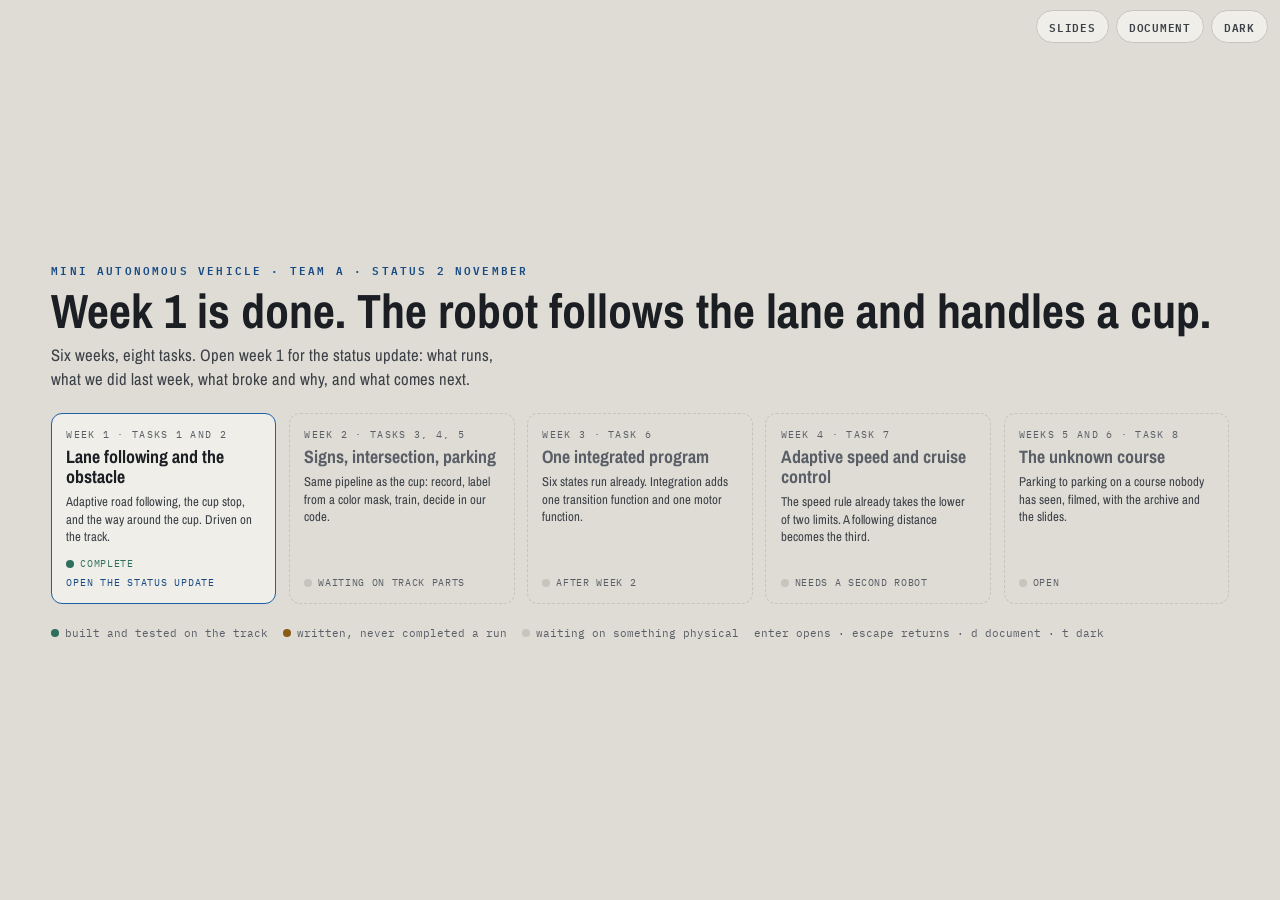
<file: presentation/index.html>
<!doctype html>
<html lang="en">
<head>
<meta charset="utf-8">
<meta name="viewport" content="width=device-width, initial-scale=1">
<title>JetBot status, 2 November</title>
<link rel="preconnect" href="https://fonts.googleapis.com">
<link rel="preconnect" href="https://fonts.gstatic.com" crossorigin>
<link rel="stylesheet" href="https://fonts.googleapis.com/css2?family=Archivo+Narrow:wght@600;700&family=IBM+Plex+Mono:wght@400;600&display=swap">
<style>
/* Tape, locked in design/THEME.md, with the 2026-11-02 contrast amendment. */
:root{
  color-scheme:light;
  --ground:#DEDCD5; --raise:#EFEEE9; --ink:#1B1E23; --muted:#3C4047; --faint:#5A5F67;
  --rule:#C6C4BC; --rule-soft:#D5D3CC;
  --accent:#1E5FA8; --accent-ink:#184B84; --accent-soft:rgba(30,95,168,.12);
  --alarm:#7A2418; --alarm-soft:rgba(122,36,24,.12); --amber:#8A5A16; --amber-soft:rgba(138,90,22,.14);
  --cat1:#9C5120; --cat2:#4C7A8C; --ok:#2F6F5E; --ok-soft:rgba(47,111,94,.14);
  --display:"Archivo Narrow","Arial Narrow",Helvetica,Arial,sans-serif;
  --body:"Archivo Narrow","Arial Narrow",Helvetica,Arial,sans-serif;
  --mono:"IBM Plex Mono",ui-monospace,"Cascadia Mono",Consolas,monospace;
}
:root[data-theme="dark"]{
  color-scheme:dark;
  --ground:#171A1E; --raise:#1F2329; --ink:#EDEBE4; --muted:#A6ACB4; --faint:#8E959E;
  --rule:#343A42; --rule-soft:#2A3037;
  --accent:#7BB2E4; --accent-ink:#9CC6EC; --accent-soft:rgba(123,178,228,.16);
  --alarm:#EE9D86; --alarm-soft:rgba(238,157,134,.16); --amber:#D7A75A; --amber-soft:rgba(215,167,90,.16);
  --cat1:#D79355; --cat2:#86AFC4; --ok:#6FC3A8; --ok-soft:rgba(111,195,168,.16);
}
*{box-sizing:border-box}
html,body{margin:0; padding:0; height:100%}
body{background:var(--ground); color:var(--ink); font-family:var(--body); -webkit-font-smoothing:antialiased}
@media (prefers-reduced-motion:reduce){ *{transition:none !important; animation:none !important} }

.chrome{position:fixed; z-index:50; right:12px; top:10px; display:flex; gap:7px}
.btn{font-family:var(--mono); font-size:11px; font-weight:600; letter-spacing:.07em; text-transform:uppercase;
  color:var(--muted); background:var(--raise); border:1px solid var(--rule); border-radius:999px; padding:6px 12px; cursor:pointer}
.btn:hover{color:var(--ink); border-color:var(--accent)}
.btn:focus-visible{outline:2px solid var(--accent); outline-offset:2px}
.rail{position:fixed; z-index:50; left:0; right:0; bottom:0; height:3px; background:transparent}
.rail i{display:block; height:100%; width:0; background:var(--accent); transition:width .25s ease}
body.map .rail{display:none}

/* ════════ ROADMAP ════════ */
.roadmap{min-height:100%; display:flex; flex-direction:column; justify-content:center; gap:clamp(16px,2.4vh,26px);
  padding:clamp(20px,4vh,46px) clamp(18px,4vw,60px)}
body.slides .roadmap{display:none}
body.doc .roadmap{display:flex; min-height:0; padding:0 0 1.6rem}
.rm-head{display:flex; flex-direction:column; gap:7px}
.rm-eyebrow{font-family:var(--mono); font-size:clamp(10px,.85vw,12px); font-weight:600; letter-spacing:.2em;
  text-transform:uppercase; color:var(--accent-ink)}
.rm-head h1{font-family:var(--display); font-weight:700; font-size:clamp(26px,4vw,48px); line-height:1.04; margin:0; text-wrap:balance}
.rm-head p{margin:0; color:var(--muted); font-size:clamp(13px,1.3vw,17px); max-width:58ch; line-height:1.45}
.cards{display:grid; gap:clamp(9px,1vw,14px); grid-template-columns:repeat(auto-fit,minmax(200px,1fr))}
.card{background:var(--raise); border:1px solid var(--rule); border-radius:11px; padding:clamp(11px,1.1vw,15px);
  display:flex; flex-direction:column; gap:6px; min-width:0; text-align:left; font:inherit; color:inherit; position:relative}
.card .cw{font-family:var(--mono); font-size:10px; letter-spacing:.13em; text-transform:uppercase; color:var(--faint)}
.card h2{font-family:var(--display); font-weight:700; font-size:clamp(15px,1.4vw,19px); line-height:1.12; margin:0}
.card p{margin:0; color:var(--muted); font-size:clamp(12px,1vw,13.5px); line-height:1.38}
.card .state{font-family:var(--mono); font-size:9.5px; letter-spacing:.07em; text-transform:uppercase;
  display:inline-flex; align-items:center; gap:6px; margin-top:auto; padding-top:5px}
.card .state i{width:8px; height:8px; border-radius:50%; display:block}
.card.open{cursor:pointer; border-color:var(--accent)}
.card.open:hover{background:var(--accent-soft)}
.card.open:focus-visible{outline:2px solid var(--accent); outline-offset:2px}
.card.open .state{color:var(--ok)} .card.open .state i{background:var(--ok)}
.card.locked{border-style:dashed; background:transparent}
.card.locked h2{color:var(--faint)}
.card.locked .state{color:var(--faint)}
.card .enter{font-family:var(--mono); font-size:9.5px; letter-spacing:.08em; text-transform:uppercase; color:var(--accent-ink)}
.legendrow{display:flex; flex-wrap:wrap; gap:15px; font-family:var(--mono); font-size:10.5px; color:var(--faint)}
.legendrow span{display:flex; align-items:center; gap:6px}
.legendrow i{width:8px; height:8px; border-radius:50%; display:block}
.i-built{background:var(--ok)} .i-written{background:var(--amber)} .i-open{background:var(--rule)}

/* ════════ SLIDES ════════ */
#deck{display:none}
body.slides #deck{display:block; height:100dvh; overflow-y:scroll; scroll-snap-type:y mandatory; scrollbar-width:none}
body.slides #deck::-webkit-scrollbar{display:none}
body.slides section{height:100dvh; scroll-snap-align:start; scroll-snap-stop:always; display:flex; align-items:center; justify-content:center}
.slide{width:min(100vw,177.78vh); aspect-ratio:16/9; container-type:inline-size; position:relative; overflow:hidden;
  background:var(--ground); color:var(--ink)}
.slide::after{content:""; position:absolute; inset:auto 0 0; height:.9cqw; pointer-events:none;
  background:linear-gradient(90deg,var(--accent) 0 38%,transparent 38% 62%,var(--accent) 62% 100%)}
.inner{position:absolute; inset:0; padding:4.2cqw 5cqw 5.2cqw; display:flex; flex-direction:column; gap:1.5cqw}
.spacer{flex:1}

body.doc #deck{display:block; max-width:50rem; margin:0 auto; padding:0 max(1rem,env(safe-area-inset-left,0px)) 4rem}
body.doc section{display:block}
body.doc .slide{width:auto; aspect-ratio:auto; height:auto; container-type:normal; overflow:visible;
  border-top:1px solid var(--rule-soft); padding-top:1.6rem}
body.doc .slide::after{display:none}
body.doc .inner{position:static; padding:0 0 1.2rem; gap:.85rem}
body.doc .spacer{display:none}

.eyebrow{font-family:var(--mono); font-size:1.05cqw; font-weight:600; letter-spacing:.2em; text-transform:uppercase; color:var(--accent-ink)}
h2.sh{font-family:var(--display); font-weight:700; font-size:3.5cqw; line-height:1.06; margin:0; max-width:26ch; text-wrap:balance}
h1.sh{font-family:var(--display); font-weight:700; font-size:4.6cqw; line-height:1.03; margin:0; max-width:24ch; text-wrap:balance}
.slide p{margin:0; color:var(--muted); font-size:1.3cqw; max-width:62ch; line-height:1.4}
.src{font-family:var(--mono); font-size:.95cqw; color:var(--faint); margin:0; max-width:none}
.slide b{color:var(--ink); font-weight:600}
body.doc .eyebrow{font-size:.7rem}
body.doc h1.sh, body.doc h2.sh{max-width:none}
body.doc h1.sh{font-size:1.8rem}
body.doc h2.sh{font-size:1.4rem}
body.doc .slide p{font-size:.95rem; max-width:none}
body.doc .src{font-size:.74rem}

/* facts */
.facts{display:grid; grid-template-columns:repeat(4,minmax(0,1fr)); gap:1.4cqw}
.fact{display:flex; flex-direction:column; gap:.3cqw; min-width:0}
.fact .n{font-family:var(--display); font-weight:700; font-size:2.9cqw; line-height:1; font-variant-numeric:tabular-nums}
.fact .l{font-family:var(--mono); font-size:.92cqw; color:var(--faint); letter-spacing:.05em; text-transform:uppercase; line-height:1.3}
body.doc .facts{gap:.8rem; grid-template-columns:repeat(2,minmax(0,1fr))}
body.doc .fact .n{font-size:1.5rem}
body.doc .fact .l{font-size:.66rem}

/* status board: one row per task */
.board{display:flex; flex-direction:column; gap:.55cqw}
.brow{display:grid; grid-template-columns:3cqw 1fr 26cqw 13cqw; align-items:center; gap:1.2cqw;
  padding:.5cqw 0; border-bottom:1px solid var(--rule-soft)}
.brow .bn{font-family:var(--mono); font-size:1cqw; color:var(--faint)}
.brow .bt{font-family:var(--display); font-weight:700; font-size:1.5cqw; line-height:1.1}
.brow .bmeter{height:1cqw; background:var(--rule); border-radius:.5cqw; overflow:hidden; position:relative}
.brow .bmeter i{position:absolute; inset:0 auto 0 0; border-radius:.5cqw}
.brow .bs{font-family:var(--mono); font-size:.95cqw; letter-spacing:.05em; text-transform:uppercase; text-align:right}
.s-built i{background:var(--ok)} .s-built .bs{color:var(--ok)}
.s-written i{background:var(--amber)} .s-written .bs{color:var(--amber)}
.s-open i{background:var(--rule)} .s-open .bs{color:var(--faint)}
body.doc .board{gap:.3rem}
body.doc .brow{grid-template-columns:1.6rem 1fr 9rem 6rem; gap:.7rem; padding:.3rem 0}
body.doc .brow .bn{font-size:.72rem}
body.doc .brow .bt{font-size:.95rem}
body.doc .brow .bmeter{height:.5rem; border-radius:.25rem}
body.doc .brow .bmeter i{border-radius:.25rem}
body.doc .brow .bs{font-size:.66rem}

/* week strip */
.week{display:grid; grid-template-columns:repeat(4,minmax(0,1fr)); gap:1.2cqw; position:relative}
.wday{display:flex; flex-direction:column; gap:.5cqw; min-width:0; border-top:.3cqw solid var(--rule); padding-top:.9cqw}
.wday.good{border-top-color:var(--ok)} .wday.bad{border-top-color:var(--alarm)} .wday.now{border-top-color:var(--accent)}
.wday .wd{font-family:var(--mono); font-size:.92cqw; letter-spacing:.1em; text-transform:uppercase; color:var(--faint)}
.wday .wt{font-family:var(--display); font-weight:700; font-size:1.4cqw; line-height:1.12}
.wday .wp{font-size:1.05cqw; color:var(--muted); line-height:1.35}
body.doc .week{grid-template-columns:1fr; gap:.8rem}
body.doc .wday{border-top-width:2px; padding-top:.5rem; gap:.2rem}
body.doc .wday .wd{font-size:.66rem}
body.doc .wday .wt{font-size:.95rem}
body.doc .wday .wp{font-size:.88rem}

/* failure chains */
.chains{display:flex; flex-direction:column; gap:.8cqw}
.chain{display:grid; grid-template-columns:1fr 1fr 1fr; gap:.7cqw; align-items:stretch}
.cbox{border-radius:.4cqw; padding:.7cqw .9cqw; display:flex; flex-direction:column; gap:.2cqw; min-width:0}
.cbox .cl{font-family:var(--mono); font-size:.82cqw; letter-spacing:.1em; text-transform:uppercase}
.cbox .ct{font-size:1.1cqw; line-height:1.3; color:var(--ink)}
.c-sym{background:var(--alarm-soft)} .c-sym .cl{color:var(--alarm)}
.c-why{background:var(--raise)} .c-why .cl{color:var(--faint)}
.c-fix{background:var(--ok-soft)} .c-fix .cl{color:var(--ok)}
.c-open{background:var(--amber-soft)} .c-open .cl{color:var(--amber)}
body.doc .chains{gap:.6rem}
body.doc .chain{grid-template-columns:1fr; gap:.25rem}
body.doc .cbox{border-radius:6px; padding:.5rem .6rem}
body.doc .cbox .cl{font-size:.62rem}
body.doc .cbox .ct{font-size:.88rem}

/* next steps */
.steps{display:flex; flex-direction:column; gap:.6cqw}
.step{display:grid; grid-template-columns:1.6cqw 1fr 30cqw; gap:1.1cqw; align-items:baseline;
  padding-bottom:.55cqw; border-bottom:1px solid var(--rule-soft)}
.step .sq{width:1.1cqw; height:1.1cqw; border:.18cqw solid var(--faint); border-radius:.2cqw; display:block}
.step.block .sq{border-color:var(--alarm); background:var(--alarm-soft)}
.step .st{font-size:1.25cqw; color:var(--ink); line-height:1.3}
.step .sp{font-family:var(--mono); font-size:.95cqw; color:var(--faint); line-height:1.35}
body.doc .steps{gap:.4rem}
body.doc .step{grid-template-columns:1rem 1fr; gap:.5rem; padding-bottom:.4rem}
body.doc .step .sq{width:.6rem; height:.6rem; border-width:1px; border-radius:2px}
body.doc .step .st{font-size:.92rem}
body.doc .step .sp{font-size:.72rem; grid-column:2}

/* bars */
.bars{display:flex; flex-direction:column; gap:.7cqw}
.bar{display:grid; grid-template-columns:13cqw 1fr 10cqw; align-items:center; gap:1.2cqw}
.bl{font-family:var(--mono); font-size:1cqw; color:var(--muted); text-transform:uppercase; letter-spacing:.06em}
.track{height:1.7cqw; background:var(--rule); border-radius:.3cqw; position:relative; overflow:hidden}
.fill{position:absolute; inset:0 auto 0 0; border-radius:.3cqw}
.bv{font-family:var(--mono); font-size:1cqw; font-variant-numeric:tabular-nums; text-align:right}
.bar.lost .bv{color:var(--alarm); font-weight:600}
.f-base{background:var(--cat1)} .f-ours{background:var(--cat2)} .f-adaptive{background:var(--accent)}
body.doc .bars{gap:.4rem}
body.doc .bar{grid-template-columns:7rem 1fr 4rem; gap:.6rem}
body.doc .bl{font-size:.72rem}
body.doc .track{height:.8rem; border-radius:3px}
body.doc .fill{border-radius:3px}
body.doc .bv{font-size:.74rem}

/* pipeline */
.pipe{display:grid; grid-template-columns:repeat(5,minmax(0,1fr)); gap:1cqw}
.pstep{background:var(--raise); border:1px solid var(--rule); border-radius:.6cqw; padding:1.1cqw; display:flex; flex-direction:column; gap:.4cqw; min-width:0}
.pstep .pn{font-family:var(--mono); font-size:.88cqw; letter-spacing:.12em; text-transform:uppercase; color:var(--faint)}
.pstep .pt{font-family:var(--display); font-weight:700; font-size:1.4cqw; line-height:1.1}
.pstep .pd{font-size:.95cqw; color:var(--muted); line-height:1.3}
.pstep.mid{border-color:var(--accent)}
.chip{font-family:var(--mono); font-size:.85cqw; background:var(--accent-soft); border-radius:.3cqw; padding:.18cqw .4cqw; margin-top:.2cqw}
body.doc .pipe{grid-template-columns:repeat(2,minmax(0,1fr)); gap:.6rem}
body.doc .pstep{border-radius:8px; padding:.7rem; gap:.15rem}
body.doc .pstep .pn{font-size:.62rem}
body.doc .pstep .pt{font-size:.95rem}
body.doc .pstep .pd{font-size:.78rem}
body.doc .chip{font-size:.64rem; border-radius:3px; padding:.08rem .28rem}

/* model cards */
.models{display:grid; grid-template-columns:repeat(3,minmax(0,1fr)); gap:1.2cqw}
.model{background:var(--raise); border:1px solid var(--rule); border-radius:.6cqw; padding:1.1cqw; display:flex; flex-direction:column; gap:.5cqw; min-width:0}
.model .mt{font-family:var(--display); font-weight:700; font-size:1.5cqw}
.model .mn{font-family:var(--display); font-weight:700; font-size:2.6cqw; line-height:1; font-variant-numeric:tabular-nums; color:var(--accent-ink)}
.model .ml{font-family:var(--mono); font-size:.88cqw; color:var(--faint); letter-spacing:.04em; line-height:1.35}
.model .mw{font-size:1cqw; color:var(--muted); line-height:1.3; border-top:1px solid var(--rule-soft); padding-top:.5cqw; margin-top:auto}
body.doc .models{grid-template-columns:1fr; gap:.6rem}
body.doc .model{border-radius:8px; padding:.7rem; gap:.25rem}
body.doc .model .mt{font-size:.98rem}
body.doc .model .mn{font-size:1.4rem}
body.doc .model .ml{font-size:.68rem}
body.doc .model .mw{font-size:.85rem; padding-top:.35rem}

figure{margin:0; min-height:0; display:flex; flex-direction:column; gap:.5cqw; align-items:center}
figure svg{display:block; width:100%; height:auto; max-height:23cqw; max-width:100%}
figure.wide svg{max-height:18cqw}
.fl{font-family:var(--mono); font-size:.92cqw; color:var(--faint); letter-spacing:.09em; text-transform:uppercase; align-self:flex-start}
body.doc figure{gap:.3rem}
body.doc figure svg, body.doc figure.wide svg{max-height:none}
body.doc .fl{font-size:.64rem}

.tag{font-family:var(--mono); font-size:.88cqw; letter-spacing:.06em; text-transform:uppercase; padding:.22cqw .55cqw; border-radius:.3cqw; display:inline-block}
.t-run{background:var(--ok-soft); color:var(--ok)}
.t-test{background:var(--amber-soft); color:var(--amber)}
body.doc .tag{font-size:.62rem; padding:.1rem .3rem; border-radius:3px}

/* code panel: overlay on a slide, inline in the document */
.codeblock{margin-top:.3cqw}
.codebtn{font-family:var(--mono); font-size:.92cqw; letter-spacing:.07em; text-transform:uppercase;
  color:var(--accent-ink); background:transparent; border:1px solid var(--rule); border-radius:.4cqw; padding:.45cqw .9cqw; cursor:pointer}
.codebtn:hover{background:var(--accent-soft)}
.codebtn:focus-visible{outline:2px solid var(--accent); outline-offset:2px}
.codewrap{display:none; margin-top:.7cqw; background:var(--raise); border:1px solid var(--rule); border-radius:.5cqw;
  padding:1cqw 1.2cqw; gap:.6cqw; flex-direction:column}
.codewrap[data-open="true"]{display:flex; position:absolute; inset:0; margin:0; overflow:auto; z-index:6;
  padding:2.2cqw 2.6cqw 3.2cqw; border-radius:0; border:0; border-top:.25cqw solid var(--accent)}
.codewrap[data-open="true"]::after{content:"click the panel background or press escape to close";
  font-family:var(--mono); font-size:.88cqw; color:var(--faint); letter-spacing:.06em}
.codewrap .why{font-size:1.05cqw; color:var(--muted); line-height:1.4; margin:0; max-width:none}
.codewrap .why b{color:var(--ink)}
.codewrap pre{margin:0; font-family:var(--mono); font-size:.92cqw; line-height:1.55; color:var(--ink);
  background:var(--ground); border:1px solid var(--rule-soft); border-radius:.3cqw; padding:.8cqw 1cqw; overflow-x:auto}
.codewrap pre .c{color:var(--faint)}
.codewrap .where{font-family:var(--mono); font-size:.88cqw; color:var(--faint)}
body.doc .codeblock{margin-top:0}
body.doc .codebtn{display:none}
body.doc .codewrap, body.doc .codewrap[data-open="true"]{display:flex !important; position:static; inset:auto;
  border:1px solid var(--rule); border-radius:8px; padding:.85rem 1rem; gap:.45rem; margin-top:.5rem; overflow:visible}
body.doc .codewrap[data-open="true"]::after{display:none}
body.doc .codewrap .why{font-size:.92rem}
body.doc .codewrap pre{font-size:.76rem; border-radius:4px; padding:.55rem .7rem}
body.doc .codewrap .where{font-size:.7rem}

.deckonly{display:block} .doconly{display:none}
body.doc .deckonly{display:none} body.doc .doconly{display:block}

@page{ size:297mm 167mm; margin:0 }
@media print{
  :root, :root[data-theme="dark"]{ color-scheme:light;
    --ground:#DEDCD5; --raise:#EFEEE9; --ink:#1B1E23; --muted:#3C4047; --faint:#5A5F67;
    --rule:#C6C4BC; --rule-soft:#D5D3CC; --accent:#1E5FA8; --accent-ink:#184B84;
    --accent-soft:rgba(30,95,168,.12); --alarm:#7A2418; --alarm-soft:rgba(122,36,24,.12);
    --amber:#8A5A16; --amber-soft:rgba(138,90,22,.14); --cat1:#9C5120; --cat2:#4C7A8C;
    --ok:#2F6F5E; --ok-soft:rgba(47,111,94,.14);
  }
  html,body{height:auto; overflow:visible}
  .chrome,.rail{display:none !important}
  body.map .roadmap{display:flex}
  body.slides #deck, body.map #deck{display:block; height:auto; overflow:visible}
  body.slides section, body.map section{height:167mm; width:297mm; page-break-after:always; break-after:page; display:flex; overflow:hidden}
  body.slides .slide, body.map .slide{width:297mm; height:167mm; aspect-ratio:auto}
  body.slides .codewrap, body.map .codewrap{display:none !important}
  body.doc section{break-inside:avoid-page}
  body.doc .codewrap{display:flex !important}
  *{-webkit-print-color-adjust:exact; print-color-adjust:exact}
}
</style>
</head>
<body class="map">

<div class="chrome">
  <button class="btn" id="mapbtn" type="button">Roadmap</button>
  <button class="btn" id="modebtn" type="button">Document</button>
  <button class="btn" id="themebtn" type="button">Dark</button>
</div>
<div class="rail"><i id="railfill"></i></div>

<!-- ════════ ROADMAP ════════ -->
<div class="roadmap" id="roadmap">
  <div class="rm-head">
    <div class="rm-eyebrow">Mini autonomous vehicle · team A · status 2 November</div>
    <h1>Week 1 is done. The robot follows the lane and handles a cup.</h1>
    <p>Six weeks, eight tasks. Open week 1 for the status update: what runs, what we did last week, what broke and why, and what comes next.</p>
  </div>

  <div class="cards">
    <button class="card open" id="card-w1" type="button">
      <span class="cw">Week 1 · tasks 1 and 2</span>
      <h2>Lane following and the obstacle</h2>
      <p>Adaptive road following, the cup stop, and the way around the cup. Driven on the track.</p>
      <span class="state"><i></i>complete</span>
      <span class="enter">Open the status update</span>
    </button>
    <div class="card locked">
      <span class="cw">Week 2 · tasks 3, 4, 5</span>
      <h2>Signs, intersection, parking</h2>
      <p>Same pipeline as the cup: record, label from a color mask, train, decide in our code.</p>
      <span class="state"><i style="background:var(--rule)"></i>waiting on track parts</span>
    </div>
    <div class="card locked">
      <span class="cw">Week 3 · task 6</span>
      <h2>One integrated program</h2>
      <p>Six states run already. Integration adds one transition function and one motor function.</p>
      <span class="state"><i style="background:var(--rule)"></i>after week 2</span>
    </div>
    <div class="card locked">
      <span class="cw">Week 4 · task 7</span>
      <h2>Adaptive speed and cruise control</h2>
      <p>The speed rule already takes the lower of two limits. A following distance becomes the third.</p>
      <span class="state"><i style="background:var(--rule)"></i>needs a second robot</span>
    </div>
    <div class="card locked">
      <span class="cw">Weeks 5 and 6 · task 8</span>
      <h2>The unknown course</h2>
      <p>Parking to parking on a course nobody has seen, filmed, with the archive and the slides.</p>
      <span class="state"><i style="background:var(--rule)"></i>open</span>
    </div>
  </div>

  <div class="legendrow">
    <span><i class="i-built"></i>built and tested on the track</span>
    <span><i class="i-written"></i>written, never completed a run</span>
    <span><i class="i-open"></i>waiting on something physical</span>
    <span>enter opens · escape returns · d document · t dark</span>
  </div>
</div>

<!-- ════════ SLIDES ════════ -->
<div id="deck">

<!-- 1 status board -->
<section>
  <div class="slide"><div class="inner">
    <div class="eyebrow">Status · 2 November</div>
    <h1 class="sh">Where the project stands</h1>
    <div class="spacer" style="flex:.3"></div>
    <div class="board" style="flex:none">
      <div class="brow s-built"><span class="bn">W1</span><span class="bt">1 · Adaptive lane following</span><span class="bmeter"><i style="width:100%"></i></span><span class="bs">driven 60 s</span></div>
      <div class="brow s-built"><span class="bn">W1</span><span class="bt">2 · Stop at a cup</span><span class="bmeter"><i style="width:100%"></i></span><span class="bs">8 stops live</span></div>
      <div class="brow s-built"><span class="bn">W1</span><span class="bt">2 · Drive around the cup</span><span class="bmeter"><i style="width:100%"></i></span><span class="bs">moves tested</span></div>
      <div class="brow s-written"><span class="bn">W3</span><span class="bt">6 · State machine</span><span class="bmeter"><i style="width:60%"></i></span><span class="bs">6 states run</span></div>
      <div class="brow s-open"><span class="bn">W2</span><span class="bt">3, 4, 5 · Signs, intersection, parking</span><span class="bmeter"><i style="width:0%"></i></span><span class="bs">no track parts</span></div>
      <div class="brow s-open"><span class="bn">W4</span><span class="bt">7 · Cruise control</span><span class="bmeter"><i style="width:8%"></i></span><span class="bs">no 2nd robot</span></div>
      <div class="brow s-open"><span class="bn">W5</span><span class="bt">8 · Final run</span><span class="bmeter"><i style="width:0%"></i></span><span class="bs">open</span></div>
    </div>
    <div class="spacer"></div>
    <p class="src">Week 1 complete. Green: driven on the track. Amber: code exists, no complete run. Grey: blocked on something physical.</p>
  </div></div>
</section>

<!-- 2 last week -->
<section>
  <div class="slide"><div class="inner">
    <h2 class="sh">What we did since the last demonstration</h2>
    <div class="spacer" style="flex:.3"></div>
    <div class="week" style="flex:none">
      <div class="wday bad">
        <span class="wd">26 Oct · first avoid run</span>
        <span class="wt">Failed</span>
        <span class="wp">The robot turned back toward the cup, then stood crosswise and drove off the track.</span>
      </div>
      <div class="wday good">
        <span class="wd">26 Oct · fix</span>
        <span class="wt">Camera ends the pass</span>
        <span class="wp">The pass now ends when the cup mask stops seeing the cup. Recovery needs two tape lines.</span>
      </div>
      <div class="wday bad">
        <span class="wd">29 Oct · second run</span>
        <span class="wt">Three passes, wrong angle</span>
        <span class="wp">All 3 swerves ended in lane following, but each turn was near 130 degrees, not 45.</span>
      </div>
      <div class="wday now">
        <span class="wd">29 Oct · rebuild</span>
        <span class="wt">Turn 90, curve, turn 90</span>
        <span class="wp">Turn rates measured: 305 deg/s, not 120. New moves tested 5 of 5 on the track.</span>
      </div>
    </div>
    <div class="spacer"></div>
    <p class="src">Full entries: DECISIONS.md, AVOID2, MOVE2 and AVOID3. Both runs are filmed.</p>
  </div></div>
</section>

<!-- 3 pipeline -->
<section>
  <div class="slide"><div class="inner">
    <h2 class="sh">How the robot decides, every frame</h2>
    <div class="spacer" style="flex:.3"></div>
    <div class="pipe" style="flex:none">
      <div class="pstep"><span class="pn">1 · camera</span><span class="pt">Frame</span><span class="pd">224 by 224 pixels</span></div>
      <div class="pstep mid"><span class="pn">2 · perception</span><span class="pt">Three models</span><span class="pd">ResNet18, TensorRT</span>
        <span class="chip">lane: visible, x</span><span class="chip">curve: class, side</span><span class="chip">cup: row, x</span></div>
      <div class="pstep"><span class="pn">3 · decision</span><span class="pt">State machine</span><span class="pd">Six states, priority order</span></div>
      <div class="pstep"><span class="pn">4 · control</span><span class="pt">PD and speed</span><span class="pd">Gains scaled by speed, curve feedforward</span></div>
      <div class="pstep"><span class="pn">5 · motors</span><span class="pt">Wheels</span><span class="pd">Battery, camera and motor watchdogs</span></div>
    </div>
    <div class="spacer"></div>
    <p>Models report numbers. Only our decision and control code reads them, and the exact geometry comes from two color masks, not from a model.</p>
    <div class="codeblock deckonly" style="flex:none">
      <button class="codebtn" type="button" data-code="c-loop">The loop, in five lines</button>
    </div>
    <div class="codewrap" id="c-loop" data-open="false">
      <p class="why"><b>Why it looks like this.</b> The stock example attaches the model to the camera, so the callbacks queue up and the robot steers on an image from a second ago. Ours pulls the newest frame and drops the rest.</p>
<pre><span class="c"># drive.py</span>
frame   = wait_for_new_frame(camera, frame)   <span class="c"># newest frame, never a stale one</span>
percept = perception.observe(frame)           <span class="c"># three models -> numbers</span>
mode    = decision.update(percept, now)       <span class="c"># one state, fixed priority</span>
left, right = controller.update(percept['lane_x'], percept['curve_probs'],
                                percept['curve_dir'], dt)
robot.set_motors(left, right)</pre>
      <p class="where">drive.py · 21.6 to 22.8 steps per second with two models, 29.8 ms per step with three</p>
    </div>
    <p class="src">Loop measured in the Task 1 runs. TensorRT took one lane pass from 41 ms to 10.6 ms.</p>
  </div></div>
</section>

<!-- 4 state machine -->
<section>
  <div class="slide"><div class="inner">
    <h2 class="sh">Six states, priority settles conflicts</h2>
    <div class="spacer" style="flex:.2"></div>
    <figure class="wide" style="flex:none">
      <div class="fl">Driving across the top, stop mode and the ending below</div>
      <svg viewBox="0 0 560 150" role="img" aria-label="Following, avoidance and recovery across the top, stop mode and halt below">
        <defs>
          <marker id="arG" viewBox="0 0 10 10" refX="9" refY="5" markerWidth="6" markerHeight="6" orient="auto"><path d="M0,1 L9,5 L0,9" fill="none" stroke="var(--faint)" stroke-width="1.7"/></marker>
          <marker id="arR" viewBox="0 0 10 10" refX="9" refY="5" markerWidth="6" markerHeight="6" orient="auto"><path d="M0,1 L9,5 L0,9" fill="none" stroke="var(--alarm)" stroke-width="1.7"/></marker>
        </defs>
        <g font-family="IBM Plex Mono, monospace" font-size="9.5">
          <rect x="6" y="30" width="118" height="36" rx="5" fill="var(--accent-soft)" stroke="var(--accent)"/>
          <text x="65" y="46" text-anchor="middle" fill="var(--ink)">FOLLOWING</text>
          <text x="65" y="59" text-anchor="middle" fill="var(--muted)" font-size="8">and SLOW_DOWN</text>
          <rect x="178" y="30" width="118" height="36" rx="5" fill="var(--raise)" stroke="var(--rule)"/>
          <text x="237" y="46" text-anchor="middle" fill="var(--ink)">AVOIDANCE</text>
          <text x="237" y="59" text-anchor="middle" fill="var(--muted)" font-size="8">lane ignored</text>
          <rect x="350" y="30" width="118" height="36" rx="5" fill="var(--raise)" stroke="var(--rule)"/>
          <text x="409" y="46" text-anchor="middle" fill="var(--ink)">RECOVERY</text>
          <text x="409" y="59" text-anchor="middle" fill="var(--muted)" font-size="8">lane ignored</text>
          <g stroke="var(--faint)" stroke-width="1.7" fill="none" marker-end="url(#arG)">
            <path d="M126,48 L174,48"/><path d="M298,48 L346,48"/><path d="M409,26 L409,12 L65,12 L65,26"/>
          </g>
          <text x="150" y="40" text-anchor="middle" fill="var(--faint)" font-size="8">cup in lane</text>
          <text x="322" y="40" text-anchor="middle" fill="var(--faint)" font-size="8">done</text>
          <text x="237" y="8" text-anchor="middle" fill="var(--faint)" font-size="8">lane found again</text>
          <rect x="6" y="96" width="118" height="34" rx="5" fill="var(--raise)" stroke="var(--rule)" stroke-dasharray="4 3"/>
          <text x="65" y="112" text-anchor="middle" fill="var(--ink)">STOP</text>
          <text x="65" y="124" text-anchor="middle" fill="var(--muted)" font-size="8">separate run mode</text>
          <g stroke="var(--faint)" stroke-width="1.5" fill="none" marker-end="url(#arG)">
            <path d="M42,70 L42,92"/><path d="M88,92 L88,70"/>
          </g>
          <text x="130" y="86" fill="var(--faint)" font-size="8">stop mode only: wait, then drive on</text>
          <rect x="350" y="96" width="118" height="34" rx="5" fill="var(--raise)" stroke="var(--alarm)"/>
          <text x="409" y="117" text-anchor="middle" fill="var(--alarm)">HALT</text>
          <g stroke="var(--alarm)" stroke-width="1.7" fill="none">
            <path d="M409,70 L409,92" marker-end="url(#arR)"/><path d="M296,113 L346,113" marker-end="url(#arR)"/>
          </g>
          <text x="237" y="110" text-anchor="middle" fill="var(--alarm)" font-size="8">recovery timeout,</text>
          <text x="237" y="121" text-anchor="middle" fill="var(--alarm)" font-size="8">cup still beside, lane lost 0.5 s</text>
        </g>
      </svg>
    </figure>
    <div class="spacer"></div>
    <p>Order: <b>halt</b>, <b>avoidance</b> and <b>recovery</b>, <b>stop</b>, <b>slow down</b>, <b>following</b>. During the swerve the lane rule is off on purpose.</p>
    <div class="codeblock deckonly" style="flex:none">
      <button class="codebtn" type="button" data-code="c-state">The branches that are the priority</button>
    </div>
    <div class="codewrap" id="c-state" data-open="false">
      <p class="why"><b>Why it looks like this.</b> Priority is not a comment. It is the order the conditions are asked in, and the first match wins, so a cup cannot be overruled by a curve.</p>
<pre><span class="c"># decision.py, update()</span>
if self.state == HALT: return HALT                     <span class="c"># 1, the run is over</span>
if self.state == OBSTACLE_AVOIDANCE:                   <span class="c"># 2, lane not asked</span>
    self.update_avoidance(percept, now); return self.state
if self.state == ROAD_RECOVERY: ...                    <span class="c"># 2, until the lane is found</span>
close = cup_close(percept) and (self.stop_only or cup_in_lane(percept))
if self.close_frames &gt;= OBSTACLE_FRAMES:               <span class="c"># 3, four steps in a row</span>
    self.enter(OBSTACLE_AVOIDANCE, now)
if p_sharp &gt; SLOW_DOWN_ENTER: self.enter(SLOW_DOWN, now)        <span class="c"># 4</span>
if now - self.lost_since &gt;= LANE_LOST_TIMEOUT: self.enter(HALT, now)  <span class="c"># 5</span></pre>
      <p class="where">decision.py · the same order is the table in STATE_MACHINE.md · clickable diagram in diagrams/state-machine.html</p>
    </div>
  </div></div>
</section>

<!-- 5 models -->
<section>
  <div class="slide"><div class="inner">
    <h2 class="sh">What the three models get right, and where they are weak</h2>
    <div class="spacer" style="flex:.3"></div>
    <div class="models" style="flex:none">
      <div class="model">
        <span class="mt">lane</span>
        <span class="mn">99.6 %</span>
        <span class="ml">frames where it finds the lane · center off by 0.022 · 2458 training frames</span>
        <span class="mw">One image row carries no heading, so it cannot tell inside a curve from running wide.</span>
      </div>
      <div class="model">
        <span class="mt">curve</span>
        <span class="mn">88.6 %</span>
        <span class="ml">five classes correct · side of all 37 sharp frames right · 3276 frames</span>
        <span class="mw">6 of those 37 were called gentle, so it under-reacts before it over-reacts.</span>
      </div>
      <div class="model">
        <span class="mt">cup</span>
        <span class="mn">98.1 %</span>
        <span class="ml">cup seen or not · distance off by 8 rows · 3147 frames</span>
        <span class="mw">11 of 133 cup frames missed, mostly at the edge of the image. No false alarm on 454 clean frames.</span>
      </div>
    </div>
    <div class="spacer"></div>
    <p class="src">Measured on whole laps held out of training. Labels come from a color mask, so these are agreement with that mask. models/*.json</p>
  </div></div>
</section>

<!-- 6 task 1 result -->
<section>
  <div class="slide"><div class="inner">
    <h2 class="sh">Task 1: our control layer drove 60 s both ways</h2>
    <div class="spacer" style="flex:.25"></div>
    <div class="bars" style="flex:none">
      <div class="bar lost"><span class="bl">stock, cw</span><span class="track"><i class="fill f-base" style="width:34.2%"></i></span><span class="bv">20.5 s</span></div>
      <div class="bar lost"><span class="bl">stock, cw</span><span class="track"><i class="fill f-base" style="width:34.0%"></i></span><span class="bv">20.4 s</span></div>
      <div class="bar lost"><span class="bl">ours, ccw</span><span class="track"><i class="fill f-ours" style="width:18.2%"></i></span><span class="bv">10.9 s</span></div>
      <div class="bar"><span class="bl">ours, cw</span><span class="track"><i class="fill f-ours" style="width:100%"></i></span><span class="bv">60.0 s</span></div>
      <div class="bar"><span class="bl">adaptive, ccw</span><span class="track"><i class="fill f-adaptive" style="width:100%"></i></span><span class="bv">60.0 s</span></div>
      <div class="bar"><span class="bl">adaptive, cw</span><span class="track"><i class="fill f-adaptive" style="width:100%"></i></span><span class="bv">60.0 s</span></div>
    </div>
    <div class="spacer"></div>
    <p>Seconds driven against a 60 s cap. Red ended in a lane loss. The curve model bought the sharp curve, not smoothness.</p>
    <div class="codeblock deckonly" style="flex:none">
      <button class="codebtn" type="button" data-code="c-steer">Why the steering has three terms</button>
    </div>
    <div class="codewrap" id="c-steer" data-open="false">
      <p class="why"><b>Each term came from a failure.</b> P alone wobbled, so D damps it. Gain scheduling exists because at 0.40 the same correction moves the robot further before the next frame. The feedforward exists because a curve needs a steady turn, and its direction comes from the curve model after the lane position flipped sign in the curve that kept failing.</p>
<pre><span class="c"># control.py, update()</span>
schedule = REF_SPEED / max(self.speed, REF_SPEED)   <span class="c"># gains shrink as speed rises</span>
wanted   = schedule * (KP * lane_x + KD * change) + self.feedforward(curve_probs, curve_dir)
self.steering = limit_change(wanted, self.steering, RATE, RATE, dt)   <span class="c"># max 2.0 per second</span>
self.speed    = min(curve_speed, steering_speed)    <span class="c"># whichever is slower wins</span></pre>
      <p class="where">control.py · KP 0.15, KD 0.06, sharp feedforward 0.04, each in config.py beside the run that set it</p>
    </div>
    <p class="src">Six runs, 20 and 21 September. Wobble: stock 0.150 and 0.126, our PD 0.087, adaptive 0.099. Refreshing the table with today's code is an open step.</p>
  </div></div>
</section>

<!-- 7 cup stop -->
<section>
  <div class="slide"><div class="inner">
    <h2 class="sh">Stopping at a cup <span class="tag t-run">8 stops, shown live</span></h2>
    <div class="spacer" style="flex:.2"></div>
    <figure style="flex:none">
      <div class="fl">What the robot sees · rows of the 224 pixel image</div>
      <svg viewBox="0 0 560 170" role="img" aria-label="Camera image with the trigger row and the release row">
        <rect x="120" y="8" width="320" height="150" fill="var(--raise)" stroke="var(--rule)"/>
        <g stroke="var(--cat2)" stroke-width="4" stroke-linecap="round">
          <path d="M160,158 L232,70"/><path d="M400,158 L328,70"/>
        </g>
        <rect x="258" y="86" width="44" height="30" rx="3" fill="var(--raise)" stroke="var(--muted)"/>
        <rect x="258" y="96" width="44" height="11" fill="var(--alarm)"/>
        <g stroke="var(--alarm)" stroke-dasharray="6 4" stroke-width="1.6">
          <path d="M120,107 L440,107"/>
        </g>
        <g stroke="var(--ok)" stroke-dasharray="6 4" stroke-width="1.6">
          <path d="M120,86 L440,86"/>
        </g>
        <g font-family="IBM Plex Mono, monospace" font-size="9">
          <text x="448" y="110" fill="var(--alarm)">row 88 · stop</text>
          <text x="448" y="89" fill="var(--ok)">row 80 · drive on</text>
          <text x="280" y="134" text-anchor="middle" fill="var(--muted)" font-size="8.5">red band of the cup</text>
          <text x="128" y="22" fill="var(--faint)" font-size="8.5">camera image</text>
          <text x="20" y="92" fill="var(--faint)" font-size="8.5">a lower row</text>
          <text x="20" y="104" fill="var(--faint)" font-size="8.5">means closer</text>
        </g>
        <path d="M96,96 L96,124" stroke="var(--faint)" stroke-width="1.4" marker-end="url(#arG)"/>
      </svg>
    </figure>
    <div class="spacer"></div>
    <p>The robot stops when the band reaches row 88 for four steps, and drives on only when it climbs back above row 80. Two different rows, so a jittering reading cannot release it in front of the cup.</p>
    <div class="codeblock deckonly" style="flex:none">
      <button class="codebtn" type="button" data-code="c-cup">The trigger, in four lines</button>
    </div>
    <div class="codewrap" id="c-cup" data-open="false">
      <p class="why"><b>Why a row and not a yes or no.</b> The model predicts where the cup is, so the stopping distance stays a constant we can retune without recording anything again, and the decision stays in our code.</p>
<pre><span class="c"># decision.py</span>
def cup_close(percept):
    return (percept['cup_visible'] &gt;= OBSTACLE_VISIBLE_THRESHOLD   <span class="c"># 0.5</span>
            and percept['cup_row'] &gt;= OBSTACLE_ROW)                <span class="c"># row 88 of 224</span>

def cup_gone(percept):
    return (percept['cup_visible'] &lt; OBSTACLE_VISIBLE_THRESHOLD
            or percept['cup_row'] &lt; OBSTACLE_CLEAR_ROW)            <span class="c"># row 80, hysteresis</span></pre>
      <p class="where">decision.py and config.py · in avoidance mode a fifth question is added: is the cup in the lane</p>
    </div>
    <p class="src">Run demo_stop_4, 90 s, no lane loss. Five of eight stops settled at rows 90 to 104, which the distance survey puts at roughly 25 to 40 cm. A person lifted each cup away.</p>
  </div></div>
</section>

<!-- 8 around the cup -->
<section>
  <div class="slide"><div class="inner">
    <h2 class="sh">Around the cup <span class="tag t-run">tested with and without a cup</span></h2>
    <div class="spacer" style="flex:.15"></div>
    <figure class="wide" style="flex:none">
      <div class="fl">The intended path · top view, inside of the oval</div>
      <svg viewBox="0 0 560 196" role="img" aria-label="Quarter turn off the lane, one curve around the cup, quarter turn back">
        <rect x="0" y="54" width="560" height="112" fill="var(--raise)"/>
        <g stroke="var(--cat2)" stroke-width="5" stroke-linecap="round">
          <path d="M8,60 L552,60"/><path d="M8,160 L552,160"/>
        </g>
        <text x="14" y="50" fill="var(--faint)" font-family="IBM Plex Mono, monospace" font-size="8.5">inside of the oval</text>
        <circle cx="280" cy="110" r="12" fill="var(--alarm)"/>
        <circle cx="280" cy="110" r="74" fill="none" stroke="var(--alarm)" stroke-width="1" stroke-dasharray="3 5" opacity=".45"/>
        <text x="280" y="131" text-anchor="middle" font-family="IBM Plex Mono, monospace" font-size="8.5" fill="var(--muted)">cup</text>
        <path d="M20,110 L206,110" fill="none" stroke="var(--accent)" stroke-width="3.4"/>
        <path d="M206,110 A 74,74 0 0 1 354,110" fill="none" stroke="var(--accent)" stroke-width="3.4"/>
        <path d="M354,110 L540,110" fill="none" stroke="var(--accent)" stroke-width="3.4"/>
        <g font-family="IBM Plex Mono, monospace" font-size="9" fill="var(--ink)">
          <text x="198" y="94" text-anchor="end">turn 90</text>
          <text x="362" y="94">turn 90 the same way</text>
        </g>
        <g font-family="IBM Plex Mono, monospace" font-size="9" fill="var(--faint)">
          <text x="280" y="30" text-anchor="middle">one curve · outer wheel 0.37, inner 0.30 · 2.85 s</text>
          <text x="110" y="126" text-anchor="middle">lane following</text>
          <text x="452" y="126" text-anchor="middle">lane following</text>
          <text x="206" y="188" text-anchor="middle" font-size="8">ends on the tape angle</text>
          <text x="354" y="188" text-anchor="middle" font-size="8">ends when the lane is found</text>
        </g>
        <g stroke="var(--faint)" stroke-width="1" opacity=".7">
          <path d="M206,118 L206,178"/><path d="M354,118 L354,178"/>
        </g>
      </svg>
    </figure>
    <div class="spacer"></div>
    <p>The cup sits near the center of the curve, so the robot never points at it. <b>Tested on the track, with a cup in place and without one:</b> 5 turns of 5 hit 90 degrees, curve 2.85 s.</p>
    <p class="src">turn_test.py and swerve_test.py. In the tests the robot finished near the outer tape rather than the center, so the width of the curve is still being tuned.</p>
  </div></div>
</section>

<!-- 9 failures -->
<section>
  <div class="slide"><div class="inner">
    <div class="eyebrow">Failures and their causes</div>
    <h2 class="sh">Four things went wrong. Three are understood.</h2>
    <div class="spacer" style="flex:.2"></div>
    <div class="chains" style="flex:none">
      <div class="chain">
        <div class="cbox c-sym"><span class="cl">what we saw</span><span class="ct">Left the lane in the sharp curve</span></div>
        <div class="cbox c-why"><span class="cl">cause</span><span class="ct">The turn direction came from the lane center, which sits near zero there and flips sign</span></div>
        <div class="cbox c-fix"><span class="cl">fix, and it held</span><span class="ct">The curve model learned five classes and reports the side. 60 s both ways</span></div>
      </div>
      <div class="chain">
        <div class="cbox c-sym"><span class="cl">what we saw</span><span class="ct">Drove 47 s into a chair</span></div>
        <div class="cbox c-why"><span class="cl">cause</span><span class="ct">Training ran while driving, memory ran out, the camera died and kept returning one frozen frame</span></div>
        <div class="cbox c-fix"><span class="cl">fix, and it held</span><span class="ct">Stop after 0.5 s without a new frame. It caught a real freeze at 46.6 s later</span></div>
      </div>
      <div class="chain">
        <div class="cbox c-sym"><span class="cl">what we saw</span><span class="ct">Turned back into the cup it had passed</span></div>
        <div class="cbox c-why"><span class="cl">cause</span><span class="ct">Pivots timed from 120 deg/s; the real rate is 305, so a 45 degree turn came out near 130</span></div>
        <div class="cbox c-fix"><span class="cl">fix, under test</span><span class="ct">Turns end on the tape angle in the camera, not on a timer</span></div>
      </div>
      <div class="chain">
        <div class="cbox c-sym"><span class="cl">what we saw</span><span class="ct">Steering got jerkier with unchanged code</span></div>
        <div class="cbox c-why"><span class="cl">cause</span><span class="ct">Not found. An A/B run with the old commit swung just as much, so it is the robot or the track, not the code</span></div>
        <div class="cbox c-open"><span class="cl">still open</span><span class="ct">A motor trim and a smoothed D term are under test. This is our question for today</span></div>
      </div>
    </div>
    <div class="spacer"></div>
    <p class="src">Each one written up as problem, hypothesis, change, test, result: DECISIONS.md entries DATA2, CURVE3, MOVE2, AB1, STEER2.</p>
  </div></div>
</section>

<!-- 10 next -->
<section>
  <div class="slide"><div class="inner">
    <div class="eyebrow">Next</div>
    <h2 class="sh">What we do before the next demonstration</h2>
    <div class="spacer" style="flex:.25"></div>
    <div class="steps" style="flex:none">
      <div class="step"><span class="sq"></span><span class="st">Put the three moves into the state machine</span><span class="sp">pass: recorded frames give the same state through old and new code</span></div>
      <div class="step"><span class="sq"></span><span class="st">Repeat the avoidance ten times, filmed</span><span class="sp">pass: 8 of 10 passes end in lane following, untouched</span></div>
      <div class="step"><span class="sq"></span><span class="st">Refresh the Task 1 table</span><span class="sp">pass: the six runs repeated with today's code</span></div>
      <div class="step block"><span class="sq"></span><span class="st">Team: tape an intersection and a parking box</span><span class="sp">blocks tasks 3, 4 and 5. Lane and tape width still unmeasured</span></div>
    </div>
    <div class="spacer"></div>
    <p>The last row is the only one that blocks other tasks. Signs, intersection and parking all reuse the pipeline that already works, so the code is not the bottleneck.</p>
    <p class="src">Steps and pass conditions from PLAN.md section 6. Escape returns to the roadmap, d gives the document version.</p>
  </div></div>
</section>

</div>

<script>
(function(){
  var body = document.body;
  var deck = document.getElementById('deck');
  var sections = Array.prototype.slice.call(deck.querySelectorAll('section'));
  var railfill = document.getElementById('railfill');
  var mapbtn = document.getElementById('mapbtn');
  var modebtn = document.getElementById('modebtn');
  var themebtn = document.getElementById('themebtn');
  var index = 0, locked = 0;

  function view(){
    if(body.classList.contains('doc')){ return 'doc'; }
    return body.classList.contains('slides') ? 'slides' : 'map';
  }

  function setView(next){
    body.className = next;
    modebtn.textContent = next === 'doc' ? 'Slides' : 'Document';
    mapbtn.textContent = next === 'map' ? 'Slides' : 'Roadmap';
    try{ localStorage.setItem('jetbot-view', next); }catch(e){}
    if(next === 'slides'){ go(index, true); }
    paint();
  }

  function setTheme(next){
    if(next === 'dark'){ document.documentElement.setAttribute('data-theme','dark'); }
    else { document.documentElement.removeAttribute('data-theme'); }
    themebtn.textContent = next === 'dark' ? 'Light' : 'Dark';
    try{ localStorage.setItem('jetbot-theme', next); }catch(e){}
  }

  function paint(){
    railfill.style.width = view() === 'slides' ? Math.round((index + 1) / sections.length * 100) + '%' : '0%';
  }

  function go(i, instant){
    index = Math.max(0, Math.min(sections.length - 1, i));
    if(view() === 'slides'){
      locked = Date.now();
      deck.scrollTop = index * deck.clientHeight;
    } else if(!instant){
      sections[index].scrollIntoView({behavior:'smooth', block:'start'});
    }
    paint();
  }

  deck.addEventListener('scroll', function(){
    if(view() !== 'slides' || Date.now() - locked < 400){ return; }
    index = Math.round(deck.scrollTop / deck.clientHeight);
    paint();
  });

  document.getElementById('card-w1').addEventListener('click', function(){ index = 0; setView('slides'); });

  function closeCode(){
    var open = document.querySelector('.codewrap[data-open="true"]');
    if(!open){ return false; }
    open.setAttribute('data-open','false');
    var btn = document.querySelector('.codebtn[data-code="' + open.id + '"]');
    if(btn){ btn.setAttribute('aria-expanded','false'); }
    return true;
  }

  document.addEventListener('click', function(ev){
    if(ev.target.classList && ev.target.classList.contains('codewrap')){ closeCode(); return; }
    var btn = ev.target.closest ? ev.target.closest('.codebtn') : null;
    if(!btn){ return; }
    var panel = document.getElementById(btn.getAttribute('data-code'));
    var wasOpen = panel.getAttribute('data-open') === 'true';
    closeCode();
    if(!wasOpen){
      panel.setAttribute('data-open','true');
      btn.setAttribute('aria-expanded','true');
    }
  });

  document.addEventListener('keydown', function(ev){
    var tag = document.activeElement ? document.activeElement.tagName : '';
    if(tag === 'INPUT' || tag === 'TEXTAREA'){ return; }
    if(ev.ctrlKey || ev.metaKey || ev.altKey){ return; }
    var k = ev.key;
    if(k === 'd' || k === 'D'){ setView(view() === 'doc' ? 'slides' : 'doc'); return; }
    if(k === 't' || k === 'T'){ setTheme(document.documentElement.getAttribute('data-theme') === 'dark' ? 'light' : 'dark'); return; }
    if(k === 'Escape'){ if(!closeCode()){ setView('map'); } return; }
    if(view() === 'map'){
      if(k === 'Enter' || k === ' '){ ev.preventDefault(); index = 0; setView('slides'); }
      return;
    }
    if(view() !== 'slides'){ return; }
    if(k === 'ArrowRight' || k === 'ArrowDown' || k === ' ' || k === 'PageDown'){ ev.preventDefault(); go(index + 1); }
    else if(k === 'ArrowLeft' || k === 'ArrowUp' || k === 'PageUp'){ ev.preventDefault(); go(index - 1); }
    else if(k === 'Home'){ ev.preventDefault(); go(0); }
    else if(k === 'End'){ ev.preventDefault(); go(sections.length - 1); }
  });

  mapbtn.addEventListener('click', function(){ setView(view() === 'map' ? 'slides' : 'map'); });
  modebtn.addEventListener('click', function(){ setView(view() === 'doc' ? 'slides' : 'doc'); });
  themebtn.addEventListener('click', function(){
    setTheme(document.documentElement.getAttribute('data-theme') === 'dark' ? 'light' : 'dark');
  });

  var savedView = 'map', savedTheme = 'light';
  try{
    savedView = localStorage.getItem('jetbot-view') || 'map';
    savedTheme = localStorage.getItem('jetbot-theme') || 'light';
  }catch(e){}
  setTheme(savedTheme);
  setView(savedView === 'slides' || savedView === 'doc' ? savedView : 'map');
  Array.prototype.forEach.call(document.querySelectorAll('.codebtn'), function(b){
    b.setAttribute('aria-expanded','false');
  });
})();
</script>
</body>
</html>
</file>
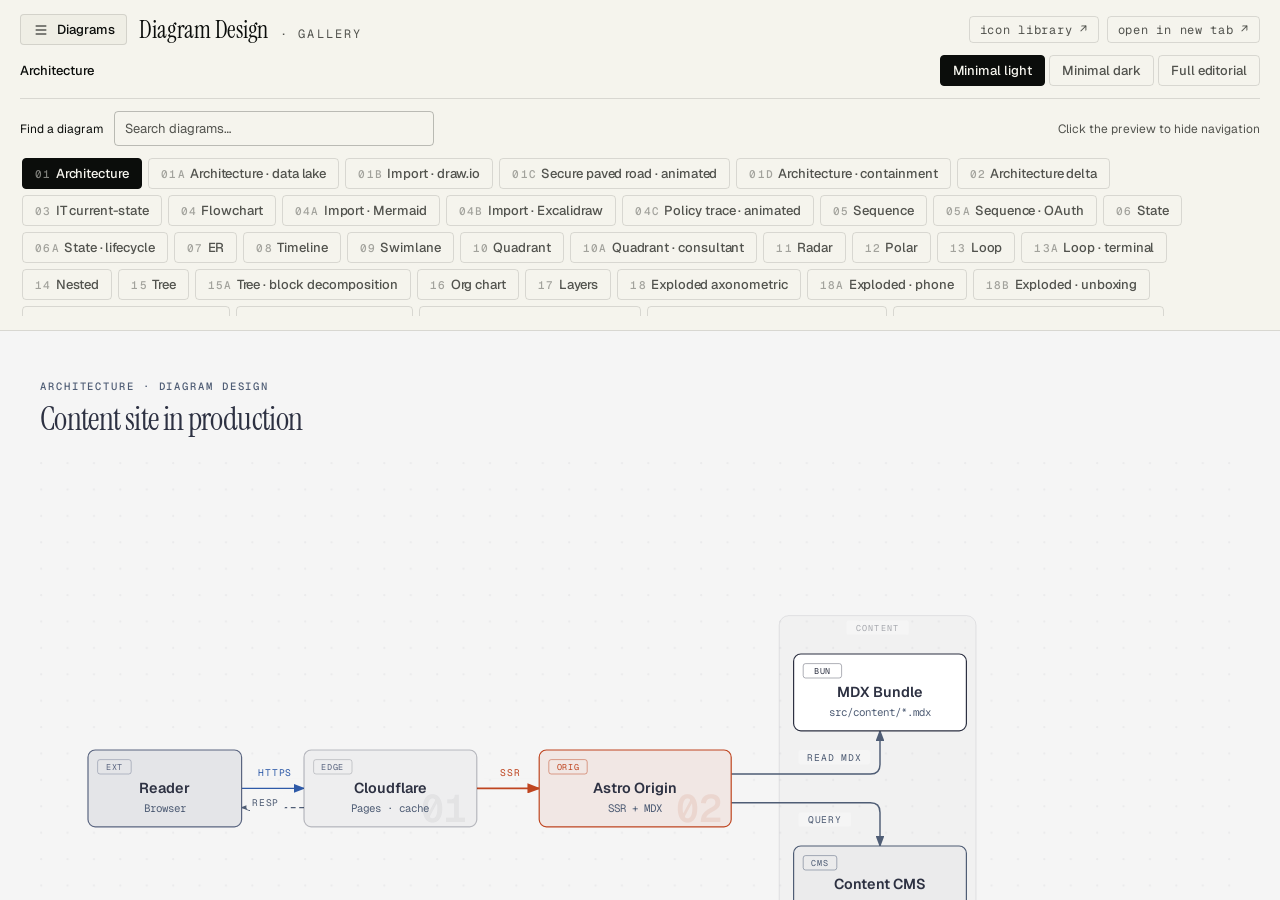
<file: .claude/skills/slop-diagrams/assets/index.html>
<!doctype html>
<html lang="en">
  <head>
    <meta charset="UTF-8" />
    <meta name="viewport" content="width=device-width, initial-scale=1.0" />
    <title>Diagram Design · Gallery</title>
    <link
      href="https://fonts.googleapis.com/css2?family=Instrument+Serif:ital@0;1&family=Geist:wght@400;500;600&family=Geist+Mono:wght@400;500;600&display=swap"
      rel="stylesheet"
    />
    <style>
      *,
      *::before,
      *::after {
        box-sizing: border-box;
        margin: 0;
        padding: 0;
      }
      :root {
        --paper: #f5f4ed;
        --paper-2: #efeee5;
        --ink: #0b0d0b;
        --muted: #52534e;
        --soft: #65655c;
        --rule: rgba(11, 13, 11, 0.12);
        --rule-strong: rgba(11, 13, 11, 0.25);
        --accent: #f7591f;
        --sans: "Geist", system-ui, sans-serif;
        --serif: "Instrument Serif", serif;
        --mono: "Geist Mono", ui-monospace, monospace;
      }
      html,
      body {
        height: 100%;
      }
      body {
        font-family: var(--sans);
        background: var(--paper);
        color: var(--ink);
        display: flex;
        flex-direction: column;
        overflow: hidden;
      }

      .topbar {
        padding: 0.875rem 1.25rem;
        border-bottom: 1px solid var(--rule);
        flex: 0 0 auto;
      }
      .title-row {
        display: flex;
        align-items: center;
        justify-content: space-between;
        margin-bottom: 0.625rem;
        gap: 1rem;
      }
      .title-row h1 {
        font-family: var(--serif);
        font-size: 1.5rem;
        font-weight: 400;
        letter-spacing: -0.01em;
        line-height: 1;
      }
      .title-row .meta {
        font-family: var(--mono);
        font-size: 0.75rem;
        letter-spacing: 0.18em;
        text-transform: uppercase;
        color: var(--muted);
      }
      .title-row .open-raw {
        font-family: var(--mono);
        font-size: 0.75rem;
        letter-spacing: 0.06em;
        color: var(--muted);
        text-decoration: none;
        padding: 0.3rem 0.625rem;
        border: 1px solid var(--rule);
        border-radius: 4px;
        transition:
          color 0.15s,
          border-color 0.15s;
      }
      .open-raw:hover {
        color: var(--accent);
        border-color: var(--accent);
      }

      .tabs {
        display: flex;
        flex-wrap: wrap;
        gap: 0.375rem;
        margin-bottom: 0.5rem;
      }
      .tabs.variants {
        margin-bottom: 0;
        padding: 0;
        border: 0;
        flex-wrap: nowrap;
        flex: 0 1 auto;
        gap: 0.25rem;
      }
      .tab {
        font-family: var(--sans);
        font-size: 0.8125rem;
        font-weight: 500;
        padding: 0.375rem 0.75rem;
        background: transparent;
        color: var(--muted);
        border: 1px solid var(--rule);
        border-radius: 4px;
        cursor: pointer;
        transition: all 0.12s;
        letter-spacing: -0.005em;
      }
      .tab:hover {
        color: var(--ink);
        border-color: var(--rule-strong);
      }
      .tab:disabled {
        opacity: 0.35;
        cursor: not-allowed;
      }
      .tab.active {
        background: var(--ink);
        color: var(--paper);
        border-color: var(--ink);
      }
      .tab .eyebrow {
        display: inline-block;
        margin-right: 0.25rem;
        font-family: var(--mono);
        font-size: 0.6875rem;
        letter-spacing: 0.12em;
        text-transform: uppercase;
        color: inherit;
        opacity: 0.5;
      }
      .tab.new::after {
        content: "NEW";
        display: inline-block;
        margin-left: 0.35rem;
        font-family: var(--mono);
        font-size: 0.6875rem;
        letter-spacing: 0.12em;
        color: var(--accent);
        vertical-align: 1px;
      }
      .tab.active.new::after {
        color: var(--paper);
      }

      main {
        flex: 1 1 auto;
        position: relative;
        background: var(--paper-2);
        overflow: hidden;
      }
      iframe {
        position: absolute;
        inset: 0;
        width: 100%;
        height: 100%;
        border: 0;
        background: var(--paper);
        display: block;
      }

      [hidden] { display: none !important; }
      main { min-height: 0; }
      .brand, .header-actions, .controls, .catalog-tools {
        display: flex;
        align-items: center;
        gap: 0.75rem;
        min-width: 0;
      }
      .header-actions { gap: 0.5rem; }
      .nav-toggle { display: inline-flex; align-items: center; gap: 0.5rem; flex: 0 0 auto; }
      .nav-toggle svg { width: 16px; height: 16px; }
      .nav-toggle[aria-expanded="true"] { background: var(--paper-2); color: var(--ink); }
      .controls { justify-content: space-between; gap: 1rem; }
      .current-diagram { font-size: 0.8125rem; font-weight: 500; overflow: hidden; text-overflow: ellipsis; white-space: nowrap; }
      .catalog { margin-top: 0.75rem; padding-top: 0.75rem; border-top: 1px solid var(--rule); }
      .catalog-tools { justify-content: space-between; margin-bottom: 0.625rem; }
      .search-label { display: flex; align-items: center; gap: 0.625rem; font-size: 0.75rem; min-width: 0; }
      #diagram-search {
        width: min(20rem, 45vw);
        padding: 0.5rem 0.625rem;
        border: 1px solid var(--rule-strong);
        border-radius: 4px;
        background: transparent;
        font: 0.8125rem var(--sans);
        color: var(--ink);
        caret-color: var(--accent);
      }
      #diagram-search::placeholder { color: var(--muted); }
      .catalog-hint, .empty-results { font-size: 0.75rem; color: var(--muted); }
      #type-tabs {
        max-height: min(10rem, 22vh);
        overflow-y: auto;
        overscroll-behavior: contain;
        scrollbar-width: thin;
        scrollbar-color: var(--rule-strong) var(--paper);
        margin: 0;
        padding: 2px 0.5rem 2px 2px;
      }
      #type-tabs .tab { text-align: left; max-width: 100%; overflow-wrap: anywhere; }
      .empty-results { padding: 0.75rem 0; }
      :is(button, a, input):focus-visible { outline: 2px solid var(--ink); outline-offset: 3px; }
      ::selection { background: var(--ink); color: var(--paper); }
      @media (max-width: 640px) {
        .topbar { padding: 0.75rem; }
        .title-row { flex-wrap: wrap; gap: 0.625rem; }
        .brand { flex: 1 1 auto; }
        .title-row h1 { font-size: 1.35rem; }
        .title-row .meta { display: none; }
        .header-actions { margin-left: auto; }
        .controls { flex-wrap: wrap; gap: 0.5rem; }
        .current-diagram { flex-basis: 100%; }
        .tabs.variants { flex-wrap: wrap; max-width: 100%; }
        .catalog-hint { display: none; }
        .search-label { width: 100%; }
        #diagram-search { flex: 1; width: 0; }
        #type-tabs { max-height: min(8rem, 18vh); }
      }
    </style>
  </head>
  <body>
    <header class="topbar">
      <div class="title-row">
        <div class="brand">
          <button class="tab nav-toggle" id="nav-toggle" type="button" aria-expanded="true" aria-controls="diagram-nav">
            <svg viewBox="0 0 24 24" fill="none" stroke="currentColor" stroke-width="1.5" aria-hidden="true"><path d="M4 6h16M4 12h16M4 18h16"/></svg>
            Diagrams
          </button>
        <h1>
          Diagram Design
          <span
            class="meta"
            style="
              font-family: var(--mono);
              font-size: 0.75rem;
              margin-left: 0.5rem;
            "
            >· gallery</span
          >
        </h1>
        </div>
        <div class="header-actions">
          <a class="open-raw" href="icons.html" target="_blank" rel="noopener"
            >icon library ↗</a
          >
          <a
            class="open-raw"
            id="open-raw"
            href="#"
            target="_blank"
            rel="noopener"
            >open in new tab ↗</a
          >
        </div>
      </div>

      <div class="controls">
        <p class="current-diagram" id="current-diagram">Architecture</p>
        <div
          class="tabs variants"
          id="variant-tabs"
          role="radiogroup"
          aria-label="Variant"
        >
          <button class="tab active" data-variant="">Minimal light</button>
          <button class="tab" data-variant="-dark">Minimal dark</button>
          <button class="tab" data-variant="-full">Full editorial</button>
        </div>
      </div>
      <nav class="catalog" id="diagram-nav" aria-label="Diagram catalog">
        <div class="catalog-tools">
          <label class="search-label" for="diagram-search">Find a diagram
            <input id="diagram-search" type="search" placeholder="Search diagrams…" autocomplete="off" />
          </label>
          <span class="catalog-hint">Click the preview to hide navigation</span>
        </div>
      <div class="tabs" id="type-tabs" role="radiogroup" aria-label="Diagram type">
        <button class="tab active" data-type="architecture">
          <span class="eyebrow">01</span>Architecture
        </button>
        <button class="tab" data-type="datalake" data-parent-type="architecture">
          <span class="eyebrow">01a</span>Architecture · data lake
        </button>
        <button class="tab" data-type="import-drawio" data-parent-type="architecture" data-single>
          <span class="eyebrow">01b</span>Import · draw.io
        </button>
        <button class="tab" data-type="paved-road-animated" data-parent-type="architecture" data-single>
          <span class="eyebrow">01c</span>Secure paved road · animated
        </button>
        <button class="tab" data-type="architecture-containment" data-parent-type="architecture">
          <span class="eyebrow">01d</span>Architecture · containment
        </button>
        <button class="tab" data-type="architecture-delta">
          <span class="eyebrow">02</span>Architecture delta
        </button>
        <button class="tab" data-type="it-state">
          <span class="eyebrow">03</span>IT current-state
        </button>
        <button class="tab" data-type="flowchart">
          <span class="eyebrow">04</span>Flowchart
        </button>
        <button class="tab" data-type="import-mermaid" data-parent-type="flowchart" data-single>
          <span class="eyebrow">04a</span>Import · Mermaid
        </button>
        <button class="tab" data-type="import-excalidraw" data-parent-type="flowchart" data-single>
          <span class="eyebrow">04b</span>Import · Excalidraw
        </button>
        <button class="tab" data-type="policy-trace-animated" data-parent-type="flowchart" data-single>
          <span class="eyebrow">04c</span>Policy trace · animated
        </button>
        <button class="tab" data-type="sequence">
          <span class="eyebrow">05</span>Sequence
        </button>
        <button class="tab" data-type="sequence-oauth" data-parent-type="sequence">
          <span class="eyebrow">05a</span>Sequence · OAuth
        </button>
        <button class="tab" data-type="state">
          <span class="eyebrow">06</span>State
        </button>
        <button class="tab" data-type="state-lifecycle" data-parent-type="state">
          <span class="eyebrow">06a</span>State · lifecycle
        </button>
        <button class="tab" data-type="er">
          <span class="eyebrow">07</span>ER
        </button>
        <button class="tab" data-type="timeline">
          <span class="eyebrow">08</span>Timeline
        </button>
        <button class="tab" data-type="swimlane">
          <span class="eyebrow">09</span>Swimlane
        </button>
        <button class="tab" data-type="quadrant">
          <span class="eyebrow">10</span>Quadrant
        </button>
        <button class="tab" data-type="quadrant-consultant" data-parent-type="quadrant" data-single>
          <span class="eyebrow">10a</span>Quadrant · consultant
        </button>
        <button class="tab" data-type="radar">
          <span class="eyebrow">11</span>Radar
        </button>
        <button class="tab" data-type="polar">
          <span class="eyebrow">12</span>Polar
        </button>
        <button class="tab" data-type="loop">
          <span class="eyebrow">13</span>Loop
        </button>
        <button class="tab" data-type="loop-terminal" data-parent-type="loop" data-single>
          <span class="eyebrow">13a</span>Loop · terminal
        </button>
        <button class="tab" data-type="nested">
          <span class="eyebrow">14</span>Nested
        </button>
        <button class="tab" data-type="tree">
          <span class="eyebrow">15</span>Tree
        </button>
        <button class="tab" data-type="tree-block-decomposition" data-parent-type="tree">
          <span class="eyebrow">15a</span>Tree · block decomposition
        </button>
        <button class="tab" data-type="org-chart">
          <span class="eyebrow">16</span>Org chart
        </button>
        <button class="tab" data-type="layers">
          <span class="eyebrow">17</span>Layers
        </button>
        <button class="tab" data-type="exploded">
          <span class="eyebrow">18</span>Exploded axonometric
        </button>
        <button class="tab" data-type="exploded-phone" data-parent-type="exploded">
          <span class="eyebrow">18a</span>Exploded · phone
        </button>
        <button class="tab" data-type="exploded-unboxing" data-parent-type="exploded">
          <span class="eyebrow">18b</span>Exploded · unboxing
        </button>
        <button class="tab" data-type="exploded-ai-stack" data-parent-type="exploded">
          <span class="eyebrow">18c</span>Exploded · AI agent stack
        </button>
        <button class="tab" data-type="exploded-keyboard" data-parent-type="exploded">
          <span class="eyebrow">18d</span>Exploded · keyboard
        </button>
        <button class="tab" data-type="exploded-phone-animated" data-parent-type="exploded" data-single>
          <span class="eyebrow">18e</span>Exploded · phone, animated
        </button>
        <button class="tab" data-type="exploded-unboxing-animated" data-parent-type="exploded" data-single>
          <span class="eyebrow">18f</span>Exploded · unboxing, animated
        </button>
        <button class="tab" data-type="exploded-ai-stack-animated" data-parent-type="exploded" data-single>
          <span class="eyebrow">18g</span>Exploded · AI agent stack, animated
        </button>
        <button class="tab" data-type="exploded-keyboard-animated" data-parent-type="exploded" data-single>
          <span class="eyebrow">18h</span>Exploded · keyboard, animated
        </button>
        <button class="tab" data-type="axonometric-plan">
          <span class="eyebrow">19</span>Axonometric plan
        </button>
        <button class="tab" data-type="axonometric-plan-campus" data-parent-type="axonometric-plan">
          <span class="eyebrow">19a</span>Axonometric plan · campus
        </button>
        <button class="tab" data-type="axonometric-plan-coffee-shop" data-parent-type="axonometric-plan">
          <span class="eyebrow">19b</span>Axonometric plan · coffee shop
        </button>
        <button class="tab" data-type="axonometric-plan-warehouse" data-parent-type="axonometric-plan">
          <span class="eyebrow">19c</span>Axonometric plan · warehouse
        </button>
        <button class="tab" data-type="axonometric-plan-campus-animated" data-parent-type="axonometric-plan" data-single>
          <span class="eyebrow">19d</span>Axonometric plan · campus, animated
        </button>
        <button class="tab" data-type="axonometric-plan-coffee-shop-animated" data-parent-type="axonometric-plan" data-single>
          <span class="eyebrow">19e</span>Axonometric plan · coffee shop, animated
        </button>
        <button class="tab" data-type="axonometric-plan-warehouse-animated" data-parent-type="axonometric-plan" data-single>
          <span class="eyebrow">19f</span>Axonometric plan · warehouse, animated
        </button>
        <button class="tab" data-type="venn">
          <span class="eyebrow">20</span>Venn
        </button>
        <button class="tab" data-type="pyramid">
          <span class="eyebrow">21</span>Pyramid
        </button>
        <button class="tab" data-type="bar">
          <span class="eyebrow">22</span>Bar
        </button>
        <button class="tab" data-type="waterfall">
          <span class="eyebrow">23</span>Waterfall
        </button>
        <button class="tab" data-type="treemap">
          <span class="eyebrow">24</span>Treemap
        </button>
        <button class="tab" data-type="marimekko" data-parent-type="treemap">
          <span class="eyebrow">24a</span>Marimekko
        </button>
        <button class="tab" data-type="heatmap">
          <span class="eyebrow">25</span>Heatmap
        </button>
        <button class="tab" data-type="line">
          <span class="eyebrow">26</span>Line
        </button>
        <button class="tab" data-type="slopegraph" data-parent-type="line">
          <span class="eyebrow">26a</span>Line · slopegraph
        </button>
        <button class="tab" data-type="ridgeline" data-parent-type="line">
          <span class="eyebrow">26b</span>Line · ridgeline
        </button>
        <button class="tab" data-type="streamgraph" data-parent-type="line">
          <span class="eyebrow">26c</span>Line · streamgraph
        </button>
        <button class="tab" data-type="bump" data-parent-type="line">
          <span class="eyebrow">26d</span>Line · bump
        </button>
        <button class="tab" data-type="gantt">
          <span class="eyebrow">27</span>Gantt
        </button>
        <button class="tab" data-type="scatter">
          <span class="eyebrow">28</span>Scatter
        </button>
        <button class="tab" data-type="bubble" data-parent-type="scatter">
          <span class="eyebrow">28a</span>Scatter · bubble
        </button>
        <button class="tab" data-type="beeswarm" data-parent-type="scatter">
          <span class="eyebrow">28b</span>Scatter · beeswarm
        </button>
        <button class="tab" data-type="high-level">
          <span class="eyebrow">29</span>High-Level
        </button>
        <button class="tab" data-type="high-level-vertical" data-parent-type="high-level">
          <span class="eyebrow">29a</span>High-Level / Parametric
        </button>
        <button class="tab" data-type="process">
          <span class="eyebrow">30</span>Process
        </button>
        <button class="tab" data-type="medallion">
          <span class="eyebrow">31</span>Medallion
        </button>
        <button class="tab" data-type="data-flow">
          <span class="eyebrow">32</span>Data flow
        </button>
        <button class="tab" data-type="queue-animated" data-parent-type="data-flow" data-single>
          <span class="eyebrow">32a</span>Fan-in queue · animated
        </button>
        <button class="tab" data-type="dp-integration">
          <span class="eyebrow">33</span>DP integration
        </button>
        <button class="tab" data-type="dp-security-matrix">
          <span class="eyebrow">34</span>DP security matrix
        </button>
        <button class="tab" data-type="sankey">
          <span class="eyebrow">35</span>Sankey
        </button>
        <button class="tab" data-type="fishbone">
          <span class="eyebrow">36</span>Fishbone
        </button>
        <button class="tab" data-type="wardley">
          <span class="eyebrow">37</span>Wardley map
        </button>
        <button class="tab" data-type="kanban">
          <span class="eyebrow">38</span>Kanban
        </button>
        <button class="tab" data-type="journey">
          <span class="eyebrow">39</span>User journey
        </button>
        <button class="tab" data-type="deployment">
          <span class="eyebrow">40</span>Deployment
        </button>
        <button class="tab" data-type="dependency">
          <span class="eyebrow">41</span>Dependency graph
        </button>
        <button class="tab" data-type="uml-class">
          <span class="eyebrow">42</span>UML class
        </button>
        <button class="tab" data-type="story-map">
          <span class="eyebrow">43</span>Story map
        </button>
        <button class="tab" data-type="db-schema">
          <span class="eyebrow">44</span>Database schema
        </button>
        <button class="tab" data-type="service-blueprint">
          <span class="eyebrow">45</span>Service blueprint
        </button>
      </div>

        <p class="empty-results" id="empty-results" role="status" hidden>No diagrams found. Try another search.</p>
      </nav>
    </header>

    <main>
      <iframe
        id="preview"
        src="example-architecture.html"
        title="Preview"
      ></iframe>
    </main>

    <script>
      const state = { type: "architecture", variant: "" };
      const iframe = document.getElementById("preview");
      const openRaw = document.getElementById("open-raw");

      const nav = document.getElementById("diagram-nav");
      const navToggle = document.getElementById("nav-toggle");
      const search = document.getElementById("diagram-search");
      const typeTabs = [...document.querySelectorAll("#type-tabs .tab")];
      const diagramName = (tab) => [...tab.childNodes]
        .filter((node) => node.nodeType === Node.TEXT_NODE)
        .map((node) => node.textContent).join("").trim();

      function setNavigation(open) {
        nav.hidden = !open;
        navToggle.setAttribute("aria-expanded", String(open));
      }
      navToggle.addEventListener("click", () => setNavigation(nav.hidden));
      nav.addEventListener("keydown", (event) => {
        if (event.key === "Escape") {
          setNavigation(false);
          navToggle.focus();
        }
      });
      function filterDiagrams() {
        const query = search.value.trim().toLowerCase();
        typeTabs.forEach((tab) => {
          tab.hidden = !diagramName(tab).toLowerCase().includes(query);
        });
        const visible = typeTabs.filter((tab) => !tab.hidden);
        // Keep one visible option reachable with Tab even if selection is filtered out.
        const focusable = visible.find((tab) => tab.dataset.type === state.type) || visible[0];
        typeTabs.forEach((tab) => { tab.tabIndex = tab === focusable ? 0 : -1; });
        document.getElementById("empty-results").hidden = visible.length > 0;
      }
      search.addEventListener("input", filterDiagrams);
      // Collapse on click, not pointerdown: hiding the catalog moves the preview
      // up, so collapsing mid-press would pull a control out from under the pointer
      // and its click would never fire.
      document.querySelector("main").addEventListener("click", () => setNavigation(false));
      iframe.addEventListener("load", () => {
        try {
          // Iframe events do not bubble to the gallery. Bind after each example load.
          iframe.contentDocument.addEventListener("click", () => setNavigation(false));
        } catch {
          // Local file previews may have an opaque origin; focus is handled below.
        }
      });
      // Opaque local previews expose only the focus change on press. Wait for a
      // normal click to finish inside the example before moving it.
      const PREVIEW_CLICK_GRACE_MS = 400;
      let blurCollapse = 0;
      window.addEventListener("blur", () => {
        if (document.activeElement !== iframe) return;
        let accessible = false;
        try { accessible = iframe.contentDocument !== null; } catch { accessible = false; }
        if (accessible) return;
        clearTimeout(blurCollapse);
        blurCollapse = setTimeout(() => {
          if (document.activeElement === iframe) setNavigation(false);
        }, PREVIEW_CLICK_GRACE_MS);
      });

      function update() {
        const activeType = [...document.querySelectorAll("#type-tabs .tab")].find(
          (tab) => tab.dataset.type === state.type,
        );
        const name = diagramName(activeType);
        document.getElementById("current-diagram").textContent = name;
        iframe.title = `${name} preview`;
        const single = activeType && activeType.hasAttribute("data-single");
        const variantTabs = document.querySelectorAll("#variant-tabs .tab");
        if (single) state.variant = "";
        variantTabs.forEach((tab) => {
          tab.disabled = single && tab.dataset.variant !== "";
        });
        for (const [containerId, key] of [
          ["type-tabs", "type"],
          ["variant-tabs", "variant"],
        ]) {
          document.querySelectorAll(`#${containerId} .tab`).forEach((tab) => {
            const active = tab.dataset[key] === state[key];
            tab.classList.toggle("active", active);
            tab.setAttribute("aria-checked", String(active));
            tab.tabIndex = active ? 0 : -1;
          });
        }
        const src = `example-${state.type}${state.variant}.html`;
        iframe.src = src;
        openRaw.href = src;
        filterDiagrams();
        const selectedTabs = document.querySelectorAll('#variant-tabs [role="radio"][aria-checked="true"]');
        iframe.setAttribute(
          "aria-labelledby",
          ["current-diagram", ...[...selectedTabs].map((tab) => tab.id)].join(" "),
        );
      }

      function bindTabs(containerId, key) {
        const container = document.getElementById(containerId);
        const tabs = [...container.querySelectorAll(".tab")];
        tabs.forEach((tab, index) => {
          tab.id = `${containerId}-${index}`;
          tab.setAttribute("role", "radio");
          tab.setAttribute("aria-controls", "preview");
        });

        function activate(tab, focus = false) {
          state[key] = tab.dataset[key];
          update();
          if (focus) tab.focus();
        }

        container.addEventListener("click", (e) => {
          const btn = e.target.closest(".tab");
          if (!btn || btn.disabled) return;
          activate(btn);
        });
        container.addEventListener("keydown", (e) => {
          const current = e.target.closest('[role="radio"]');
          if (!current || !container.contains(current)) return;
          const enabledTabs = tabs.filter((tab) => !tab.disabled && !tab.hidden);
          const index = enabledTabs.indexOf(current);
          let next;
          if (e.key === "ArrowRight" || e.key === "ArrowDown") {
            next = enabledTabs[(index + 1) % enabledTabs.length];
          }
          if (e.key === "ArrowLeft" || e.key === "ArrowUp") {
            next = enabledTabs[(index - 1 + enabledTabs.length) % enabledTabs.length];
          }
          if (e.key === "Home") next = enabledTabs[0];
          if (e.key === "End") next = enabledTabs.at(-1);
          if (!next) return;
          e.preventDefault();
          activate(next, true);
        });
      }

      bindTabs("type-tabs", "type");
      bindTabs("variant-tabs", "variant");
      update();
    </script>
  </body>
</html>
</file>
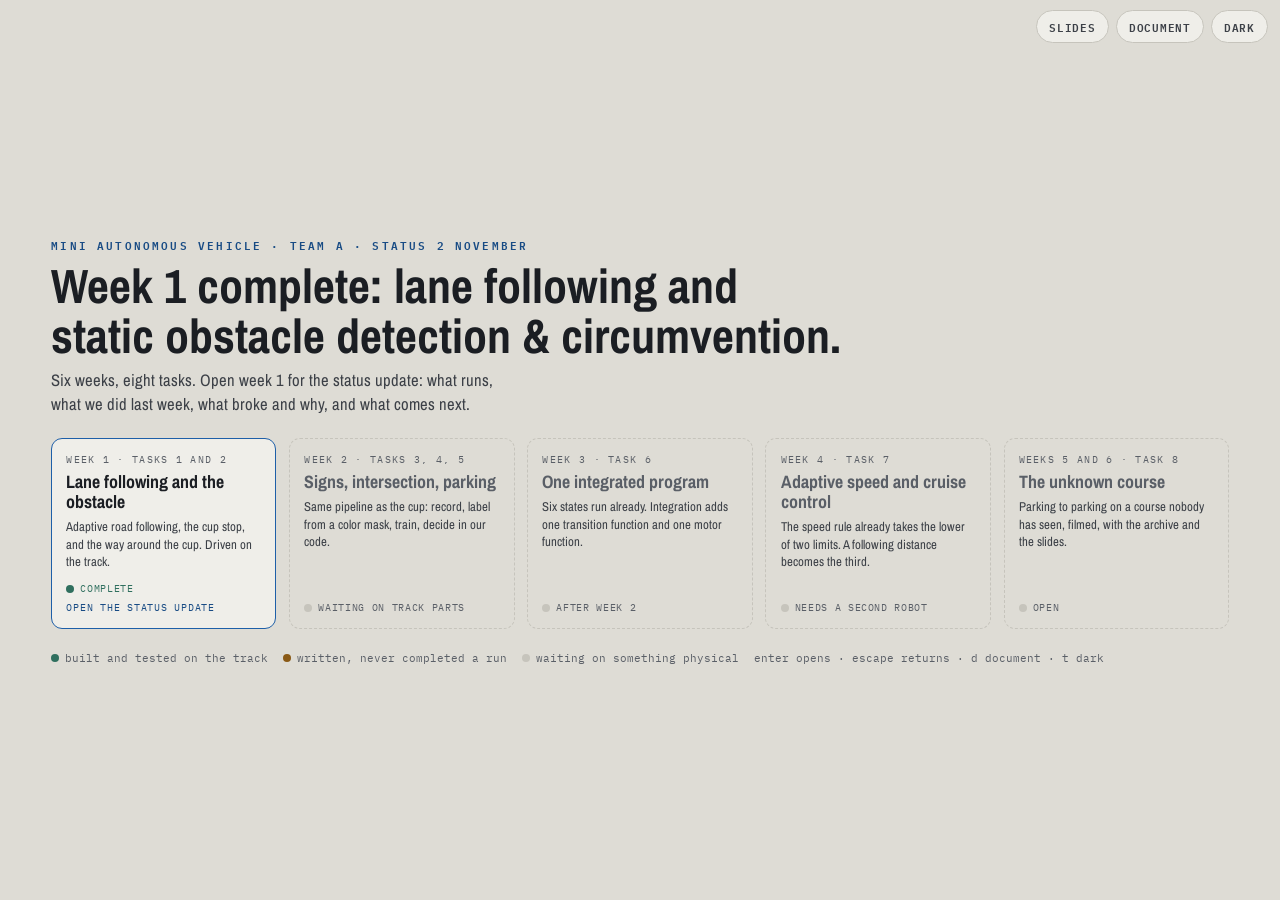
<file: presentation/index_v2.html>
<!doctype html>
<html lang="en">
<head>
<meta charset="utf-8">
<meta name="viewport" content="width=device-width, initial-scale=1">
<title>JetBot status, 2 November</title>
<link rel="preconnect" href="https://fonts.googleapis.com">
<link rel="preconnect" href="https://fonts.gstatic.com" crossorigin>
<link rel="stylesheet" href="https://fonts.googleapis.com/css2?family=Archivo+Narrow:wght@600;700&family=IBM+Plex+Mono:wght@400;600&display=swap">
<style>
/* Tape, locked in design/THEME.md, with the 2026-11-02 contrast amendment. */
:root{
  color-scheme:light;
  --ground:#DEDCD5; --raise:#EFEEE9; --ink:#1B1E23; --muted:#3C4047; --faint:#5A5F67;
  --rule:#C6C4BC; --rule-soft:#D5D3CC;
  --accent:#1E5FA8; --accent-ink:#184B84; --accent-soft:rgba(30,95,168,.12);
  --alarm:#7A2418; --alarm-soft:rgba(122,36,24,.12); --amber:#8A5A16; --amber-soft:rgba(138,90,22,.14);
  --cat1:#9C5120; --cat2:#4C7A8C; --ok:#2F6F5E; --ok-soft:rgba(47,111,94,.14);
  --display:"Archivo Narrow","Arial Narrow",Helvetica,Arial,sans-serif;
  --body:"Archivo Narrow","Arial Narrow",Helvetica,Arial,sans-serif;
  --mono:"IBM Plex Mono",ui-monospace,"Cascadia Mono",Consolas,monospace;
}
:root[data-theme="dark"]{
  color-scheme:dark;
  --ground:#171A1E; --raise:#1F2329; --ink:#EDEBE4; --muted:#A6ACB4; --faint:#8E959E;
  --rule:#343A42; --rule-soft:#2A3037;
  --accent:#7BB2E4; --accent-ink:#9CC6EC; --accent-soft:rgba(123,178,228,.16);
  --alarm:#EE9D86; --alarm-soft:rgba(238,157,134,.16); --amber:#D7A75A; --amber-soft:rgba(215,167,90,.16);
  --cat1:#D79355; --cat2:#86AFC4; --ok:#6FC3A8; --ok-soft:rgba(111,195,168,.16);
}
*{box-sizing:border-box}
html,body{margin:0; padding:0; height:100%}
body{background:var(--ground); color:var(--ink); font-family:var(--body); -webkit-font-smoothing:antialiased}
@media (prefers-reduced-motion:reduce){ *{transition:none !important; animation:none !important} }

.chrome{position:fixed; z-index:50; right:12px; top:10px; display:flex; gap:7px}
.btn{font-family:var(--mono); font-size:11px; font-weight:600; letter-spacing:.07em; text-transform:uppercase;
  color:var(--muted); background:var(--raise); border:1px solid var(--rule); border-radius:999px; padding:6px 12px; cursor:pointer}
.btn:hover{color:var(--ink); border-color:var(--accent)}
.btn:focus-visible{outline:2px solid var(--accent); outline-offset:2px}
.rail{position:fixed; z-index:50; left:0; right:0; bottom:0; height:3px; background:transparent}
.rail i{display:block; height:100%; width:0; background:var(--accent); transition:width .25s ease}
body.map .rail{display:none}

/* ════════ ROADMAP ════════ */
.roadmap{min-height:100%; display:flex; flex-direction:column; justify-content:center; gap:clamp(16px,2.4vh,26px);
  padding:clamp(20px,4vh,46px) clamp(18px,4vw,60px)}
body.slides .roadmap{display:none}
body.doc .roadmap{display:flex; min-height:0; padding:0 0 1.6rem}
.rm-head{display:flex; flex-direction:column; gap:7px}
.rm-eyebrow{font-family:var(--mono); font-size:clamp(10px,.85vw,12px); font-weight:600; letter-spacing:.2em;
  text-transform:uppercase; color:var(--accent-ink)}
.rm-head h1{font-family:var(--display); font-weight:700; font-size:clamp(26px,4vw,48px); line-height:1.04; margin:0; text-wrap:balance}
.rm-head p{margin:0; color:var(--muted); font-size:clamp(13px,1.3vw,17px); max-width:58ch; line-height:1.45}
.cards{display:grid; gap:clamp(9px,1vw,14px); grid-template-columns:repeat(auto-fit,minmax(200px,1fr))}
.card{background:var(--raise); border:1px solid var(--rule); border-radius:11px; padding:clamp(11px,1.1vw,15px);
  display:flex; flex-direction:column; gap:6px; min-width:0; text-align:left; font:inherit; color:inherit; position:relative}
.card .cw{font-family:var(--mono); font-size:10px; letter-spacing:.13em; text-transform:uppercase; color:var(--faint)}
.card h2{font-family:var(--display); font-weight:700; font-size:clamp(15px,1.4vw,19px); line-height:1.12; margin:0}
.card p{margin:0; color:var(--muted); font-size:clamp(12px,1vw,13.5px); line-height:1.38}
.card .state{font-family:var(--mono); font-size:9.5px; letter-spacing:.07em; text-transform:uppercase;
  display:inline-flex; align-items:center; gap:6px; margin-top:auto; padding-top:5px}
.card .state i{width:8px; height:8px; border-radius:50%; display:block}
.card.open{cursor:pointer; border-color:var(--accent)}
.card.open:hover{background:var(--accent-soft)}
.card.open:focus-visible{outline:2px solid var(--accent); outline-offset:2px}
.card.open .state{color:var(--ok)} .card.open .state i{background:var(--ok)}
.card.locked{border-style:dashed; background:transparent}
.card.locked h2{color:var(--faint)}
.card.locked .state{color:var(--faint)}
.card .enter{font-family:var(--mono); font-size:9.5px; letter-spacing:.08em; text-transform:uppercase; color:var(--accent-ink)}
.legendrow{display:flex; flex-wrap:wrap; gap:15px; font-family:var(--mono); font-size:10.5px; color:var(--faint)}
.legendrow span{display:flex; align-items:center; gap:6px}
.legendrow i{width:8px; height:8px; border-radius:50%; display:block}
.i-built{background:var(--ok)} .i-written{background:var(--amber)} .i-open{background:var(--rule)}

/* ════════ SLIDES ════════ */
#deck{display:none}
body.slides #deck{display:block; height:100dvh; overflow-y:scroll; scroll-snap-type:y mandatory; scrollbar-width:none}
body.slides #deck::-webkit-scrollbar{display:none}
body.slides section{height:100dvh; scroll-snap-align:start; scroll-snap-stop:always; display:flex; align-items:center; justify-content:center}
.slide{width:min(100vw,177.78vh); aspect-ratio:16/9; container-type:inline-size; position:relative; overflow:hidden;
  background:var(--ground); color:var(--ink)}
.slide::after{content:""; position:absolute; inset:auto 0 0; height:.9cqw; pointer-events:none;
  background:linear-gradient(90deg,var(--accent) 0 38%,transparent 38% 62%,var(--accent) 62% 100%)}
.inner{position:absolute; inset:0; padding:4.2cqw 5cqw 5.2cqw; display:flex; flex-direction:column; gap:1.5cqw}
.spacer{flex:1}

body.doc #deck{display:block; max-width:50rem; margin:0 auto; padding:0 max(1rem,env(safe-area-inset-left,0px)) 4rem}
body.doc section{display:block}
body.doc .slide{width:auto; aspect-ratio:auto; height:auto; container-type:normal; overflow:visible;
  border-top:1px solid var(--rule-soft); padding-top:1.6rem}
body.doc .slide::after{display:none}
body.doc .inner{position:static; padding:0 0 1.2rem; gap:.85rem}
body.doc .spacer{display:none}

.eyebrow{font-family:var(--mono); font-size:1.05cqw; font-weight:600; letter-spacing:.2em; text-transform:uppercase; color:var(--accent-ink)}
h2.sh{font-family:var(--display); font-weight:700; font-size:3.5cqw; line-height:1.06; margin:0; max-width:26ch; text-wrap:balance}
h1.sh{font-family:var(--display); font-weight:700; font-size:4.6cqw; line-height:1.03; margin:0; max-width:24ch; text-wrap:balance}
.slide p{margin:0; color:var(--muted); font-size:1.3cqw; max-width:62ch; line-height:1.4}
.src{font-family:var(--mono); font-size:.95cqw; color:var(--faint); margin:0; max-width:none}
.slide b{color:var(--ink); font-weight:600}
body.doc .eyebrow{font-size:.7rem}
body.doc h1.sh, body.doc h2.sh{max-width:none}
body.doc h1.sh{font-size:1.8rem}
body.doc h2.sh{font-size:1.4rem}
body.doc .slide p{font-size:.95rem; max-width:none}
body.doc .src{font-size:.74rem}

/* facts */
.facts{display:grid; grid-template-columns:repeat(4,minmax(0,1fr)); gap:1.4cqw}
.fact{display:flex; flex-direction:column; gap:.3cqw; min-width:0}
.fact .n{font-family:var(--display); font-weight:700; font-size:2.9cqw; line-height:1; font-variant-numeric:tabular-nums}
.fact .l{font-family:var(--mono); font-size:.92cqw; color:var(--faint); letter-spacing:.05em; text-transform:uppercase; line-height:1.3}
body.doc .facts{gap:.8rem; grid-template-columns:repeat(2,minmax(0,1fr))}
body.doc .fact .n{font-size:1.5rem}
body.doc .fact .l{font-size:.66rem}

/* status board: one row per task */
.board{display:flex; flex-direction:column; gap:.55cqw}
.brow{display:grid; grid-template-columns:3cqw 1fr 26cqw 13cqw; align-items:center; gap:1.2cqw;
  padding:.5cqw 0; border-bottom:1px solid var(--rule-soft)}
.brow .bn{font-family:var(--mono); font-size:1cqw; color:var(--faint)}
.brow .bt{font-family:var(--display); font-weight:700; font-size:1.5cqw; line-height:1.1}
.brow .bmeter{height:1cqw; background:var(--rule); border-radius:.5cqw; overflow:hidden; position:relative}
.brow .bmeter i{position:absolute; inset:0 auto 0 0; border-radius:.5cqw}
.brow .bs{font-family:var(--mono); font-size:.95cqw; letter-spacing:.05em; text-transform:uppercase; text-align:right}
.s-built i{background:var(--ok)} .s-built .bs{color:var(--ok)}
.s-written i{background:var(--amber)} .s-written .bs{color:var(--amber)}
.s-open i{background:var(--rule)} .s-open .bs{color:var(--faint)}
body.doc .board{gap:.3rem}
body.doc .brow{grid-template-columns:1.6rem 1fr 9rem 6rem; gap:.7rem; padding:.3rem 0}
body.doc .brow .bn{font-size:.72rem}
body.doc .brow .bt{font-size:.95rem}
body.doc .brow .bmeter{height:.5rem; border-radius:.25rem}
body.doc .brow .bmeter i{border-radius:.25rem}
body.doc .brow .bs{font-size:.66rem}

/* week strip */
.week{display:grid; grid-template-columns:repeat(4,minmax(0,1fr)); gap:1.2cqw; position:relative}
.wday{display:flex; flex-direction:column; gap:.5cqw; min-width:0; border-top:.3cqw solid var(--rule); padding-top:.9cqw}
.wday.good{border-top-color:var(--ok)} .wday.bad{border-top-color:var(--alarm)} .wday.now{border-top-color:var(--accent)}
.wday .wd{font-family:var(--mono); font-size:.92cqw; letter-spacing:.1em; text-transform:uppercase; color:var(--faint)}
.wday .wt{font-family:var(--display); font-weight:700; font-size:1.4cqw; line-height:1.12}
.wday .wp{font-size:1.05cqw; color:var(--muted); line-height:1.35}
body.doc .week{grid-template-columns:1fr; gap:.8rem}
body.doc .wday{border-top-width:2px; padding-top:.5rem; gap:.2rem}
body.doc .wday .wd{font-size:.66rem}
body.doc .wday .wt{font-size:.95rem}
body.doc .wday .wp{font-size:.88rem}

/* failure chains */
.chains{display:flex; flex-direction:column; gap:.8cqw}
.chain{display:grid; grid-template-columns:1fr 1fr 1fr; gap:.7cqw; align-items:stretch}
.cbox{border-radius:.4cqw; padding:.7cqw .9cqw; display:flex; flex-direction:column; gap:.2cqw; min-width:0}
.cbox .cl{font-family:var(--mono); font-size:.82cqw; letter-spacing:.1em; text-transform:uppercase}
.cbox .ct{font-size:1.1cqw; line-height:1.3; color:var(--ink)}
.c-sym{background:var(--alarm-soft)} .c-sym .cl{color:var(--alarm)}
.c-why{background:var(--raise)} .c-why .cl{color:var(--faint)}
.c-fix{background:var(--ok-soft)} .c-fix .cl{color:var(--ok)}
.c-open{background:var(--amber-soft)} .c-open .cl{color:var(--amber)}
body.doc .chains{gap:.6rem}
body.doc .chain{grid-template-columns:1fr; gap:.25rem}
body.doc .cbox{border-radius:6px; padding:.5rem .6rem}
body.doc .cbox .cl{font-size:.62rem}
body.doc .cbox .ct{font-size:.88rem}

/* next steps */
.steps{display:flex; flex-direction:column; gap:.6cqw}
.step{display:grid; grid-template-columns:1.6cqw 1fr 30cqw; gap:1.1cqw; align-items:baseline;
  padding-bottom:.55cqw; border-bottom:1px solid var(--rule-soft)}
.step .sq{width:1.1cqw; height:1.1cqw; border:.18cqw solid var(--faint); border-radius:.2cqw; display:block}
.step.block .sq{border-color:var(--alarm); background:var(--alarm-soft)}
.step .st{font-size:1.25cqw; color:var(--ink); line-height:1.3}
.step .sp{font-family:var(--mono); font-size:.95cqw; color:var(--faint); line-height:1.35}
body.doc .steps{gap:.4rem}
body.doc .step{grid-template-columns:1rem 1fr; gap:.5rem; padding-bottom:.4rem}
body.doc .step .sq{width:.6rem; height:.6rem; border-width:1px; border-radius:2px}
body.doc .step .st{font-size:.92rem}
body.doc .step .sp{font-size:.72rem; grid-column:2}

/* bars */
.bars{display:flex; flex-direction:column; gap:.7cqw}
.bar{display:grid; grid-template-columns:13cqw 1fr 10cqw; align-items:center; gap:1.2cqw}
.bl{font-family:var(--mono); font-size:1cqw; color:var(--muted); text-transform:uppercase; letter-spacing:.06em}
.track{height:1.7cqw; background:var(--rule); border-radius:.3cqw; position:relative; overflow:hidden}
.fill{position:absolute; inset:0 auto 0 0; border-radius:.3cqw}
.bv{font-family:var(--mono); font-size:1cqw; font-variant-numeric:tabular-nums; text-align:right}
.bar.lost .bv{color:var(--alarm); font-weight:600}
.f-base{background:var(--cat1)} .f-ours{background:var(--cat2)} .f-adaptive{background:var(--accent)}
body.doc .bars{gap:.4rem}
body.doc .bar{grid-template-columns:7rem 1fr 4rem; gap:.6rem}
body.doc .bl{font-size:.72rem}
body.doc .track{height:.8rem; border-radius:3px}
body.doc .fill{border-radius:3px}
body.doc .bv{font-size:.74rem}

/* pipeline */
.pipe{display:grid; grid-template-columns:repeat(5,minmax(0,1fr)); gap:1cqw}
.pstep{background:var(--raise); border:1px solid var(--rule); border-radius:.6cqw; padding:1.1cqw; display:flex; flex-direction:column; gap:.4cqw; min-width:0}
.pstep .pn{font-family:var(--mono); font-size:.88cqw; letter-spacing:.12em; text-transform:uppercase; color:var(--faint)}
.pstep .pt{font-family:var(--display); font-weight:700; font-size:1.4cqw; line-height:1.1}
.pstep .pd{font-size:.95cqw; color:var(--muted); line-height:1.3}
.pstep.mid{border-color:var(--accent)}
.chip{font-family:var(--mono); font-size:.85cqw; background:var(--accent-soft); border-radius:.3cqw; padding:.18cqw .4cqw; margin-top:.2cqw}
body.doc .pipe{grid-template-columns:repeat(2,minmax(0,1fr)); gap:.6rem}
body.doc .pstep{border-radius:8px; padding:.7rem; gap:.15rem}
body.doc .pstep .pn{font-size:.62rem}
body.doc .pstep .pt{font-size:.95rem}
body.doc .pstep .pd{font-size:.78rem}
body.doc .chip{font-size:.64rem; border-radius:3px; padding:.08rem .28rem}

/* model cards */
.models{display:grid; grid-template-columns:repeat(3,minmax(0,1fr)); gap:1.2cqw}
.model{background:var(--raise); border:1px solid var(--rule); border-radius:.6cqw; padding:1.1cqw; display:flex; flex-direction:column; gap:.5cqw; min-width:0}
.model .mt{font-family:var(--display); font-weight:700; font-size:1.5cqw}
.model .mn{font-family:var(--display); font-weight:700; font-size:2.6cqw; line-height:1; font-variant-numeric:tabular-nums; color:var(--accent-ink)}
.model .ml{font-family:var(--mono); font-size:.88cqw; color:var(--faint); letter-spacing:.04em; line-height:1.35}
.model .mw{font-size:1cqw; color:var(--muted); line-height:1.3; border-top:1px solid var(--rule-soft); padding-top:.5cqw; margin-top:auto}
body.doc .models{grid-template-columns:1fr; gap:.6rem}
body.doc .model{border-radius:8px; padding:.7rem; gap:.25rem}
body.doc .model .mt{font-size:.98rem}
body.doc .model .mn{font-size:1.4rem}
body.doc .model .ml{font-size:.68rem}
body.doc .model .mw{font-size:.85rem; padding-top:.35rem}

figure{margin:0; min-height:0; display:flex; flex-direction:column; gap:.5cqw; align-items:center}
figure svg{display:block; width:100%; height:auto; max-height:23cqw; max-width:100%}
figure.wide svg{max-height:18cqw}
.fl{font-family:var(--mono); font-size:.92cqw; color:var(--faint); letter-spacing:.09em; text-transform:uppercase; align-self:flex-start}
body.doc figure{gap:.3rem}
body.doc figure svg, body.doc figure.wide svg{max-height:none}
body.doc .fl{font-size:.64rem}

.tag{font-family:var(--mono); font-size:.88cqw; letter-spacing:.06em; text-transform:uppercase; padding:.22cqw .55cqw; border-radius:.3cqw; display:inline-block}
.t-run{background:var(--ok-soft); color:var(--ok)}
.t-test{background:var(--amber-soft); color:var(--amber)}
body.doc .tag{font-size:.62rem; padding:.1rem .3rem; border-radius:3px}

/* code panel: overlay on a slide, inline in the document */
.codeblock{margin-top:.3cqw}
.codebtn{font-family:var(--mono); font-size:.92cqw; letter-spacing:.07em; text-transform:uppercase;
  color:var(--accent-ink); background:transparent; border:1px solid var(--rule); border-radius:.4cqw; padding:.45cqw .9cqw; cursor:pointer}
.codebtn:hover{background:var(--accent-soft)}
.codebtn:focus-visible{outline:2px solid var(--accent); outline-offset:2px}
.codewrap{display:none; margin-top:.7cqw; background:var(--raise); border:1px solid var(--rule); border-radius:.5cqw;
  padding:1cqw 1.2cqw; gap:.6cqw; flex-direction:column}
.codewrap[data-open="true"]{display:flex; position:absolute; inset:0; margin:0; overflow:auto; z-index:6;
  padding:2.2cqw 2.6cqw 3.2cqw; border-radius:0; border:0; border-top:.25cqw solid var(--accent)}
.codewrap[data-open="true"]::after{content:"click the panel background or press escape to close";
  font-family:var(--mono); font-size:.88cqw; color:var(--faint); letter-spacing:.06em}
.codewrap .why{font-size:1.05cqw; color:var(--muted); line-height:1.4; margin:0; max-width:none}
.codewrap .why b{color:var(--ink)}
.codewrap pre{margin:0; font-family:var(--mono); font-size:.92cqw; line-height:1.55; color:var(--ink);
  background:var(--ground); border:1px solid var(--rule-soft); border-radius:.3cqw; padding:.8cqw 1cqw; overflow-x:auto}
.codewrap pre .c{color:var(--faint)}
.codewrap .where{font-family:var(--mono); font-size:.88cqw; color:var(--faint)}
body.doc .codeblock{margin-top:0}
body.doc .codebtn{display:none}
body.doc .codewrap, body.doc .codewrap[data-open="true"]{display:flex !important; position:static; inset:auto;
  border:1px solid var(--rule); border-radius:8px; padding:.85rem 1rem; gap:.45rem; margin-top:.5rem; overflow:visible}
body.doc .codewrap[data-open="true"]::after{display:none}
body.doc .codewrap .why{font-size:.92rem}
body.doc .codewrap pre{font-size:.76rem; border-radius:4px; padding:.55rem .7rem}
body.doc .codewrap .where{font-size:.7rem}

.deckonly{display:block} .doconly{display:none}
body.doc .deckonly{display:none} body.doc .doconly{display:block}

@page{ size:297mm 167mm; margin:0 }
@media print{
  :root, :root[data-theme="dark"]{ color-scheme:light;
    --ground:#DEDCD5; --raise:#EFEEE9; --ink:#1B1E23; --muted:#3C4047; --faint:#5A5F67;
    --rule:#C6C4BC; --rule-soft:#D5D3CC; --accent:#1E5FA8; --accent-ink:#184B84;
    --accent-soft:rgba(30,95,168,.12); --alarm:#7A2418; --alarm-soft:rgba(122,36,24,.12);
    --amber:#8A5A16; --amber-soft:rgba(138,90,22,.14); --cat1:#9C5120; --cat2:#4C7A8C;
    --ok:#2F6F5E; --ok-soft:rgba(47,111,94,.14);
  }
  html,body{height:auto; overflow:visible}
  .chrome,.rail{display:none !important}
  body.map .roadmap{display:flex}
  body.slides #deck, body.map #deck{display:block; height:auto; overflow:visible}
  body.slides section, body.map section{height:167mm; width:297mm; page-break-after:always; break-after:page; display:flex; overflow:hidden}
  body.slides .slide, body.map .slide{width:297mm; height:167mm; aspect-ratio:auto}
  body.slides .codewrap, body.map .codewrap{display:none !important}
  body.doc section{break-inside:avoid-page}
  body.doc .codewrap{display:flex !important}
  *{-webkit-print-color-adjust:exact; print-color-adjust:exact}
}
</style>
</head>
<body class="map">

<div class="chrome">
  <button class="btn" id="mapbtn" type="button">Roadmap</button>
  <button class="btn" id="modebtn" type="button">Document</button>
  <button class="btn" id="themebtn" type="button">Dark</button>
</div>
<div class="rail"><i id="railfill"></i></div>

<!-- ════════ ROADMAP ════════ -->
<div class="roadmap" id="roadmap">
  <div class="rm-head">
    <div class="rm-eyebrow">Mini autonomous vehicle · team A · status 2 November</div>
    <h1>Week 1 complete: lane following and static obstacle detection &amp; circumvention.</h1>
    <p>Six weeks, eight tasks. Open week 1 for the status update: what runs, what we did last week, what broke and why, and what comes next.</p>
  </div>

  <div class="cards">
    <button class="card open" id="card-w1" type="button">
      <span class="cw">Week 1 · tasks 1 and 2</span>
      <h2>Lane following and the obstacle</h2>
      <p>Adaptive road following, the cup stop, and the way around the cup. Driven on the track.</p>
      <span class="state"><i></i>complete</span>
      <span class="enter">Open the status update</span>
    </button>
    <div class="card locked">
      <span class="cw">Week 2 · tasks 3, 4, 5</span>
      <h2>Signs, intersection, parking</h2>
      <p>Same pipeline as the cup: record, label from a color mask, train, decide in our code.</p>
      <span class="state"><i style="background:var(--rule)"></i>waiting on track parts</span>
    </div>
    <div class="card locked">
      <span class="cw">Week 3 · task 6</span>
      <h2>One integrated program</h2>
      <p>Six states run already. Integration adds one transition function and one motor function.</p>
      <span class="state"><i style="background:var(--rule)"></i>after week 2</span>
    </div>
    <div class="card locked">
      <span class="cw">Week 4 · task 7</span>
      <h2>Adaptive speed and cruise control</h2>
      <p>The speed rule already takes the lower of two limits. A following distance becomes the third.</p>
      <span class="state"><i style="background:var(--rule)"></i>needs a second robot</span>
    </div>
    <div class="card locked">
      <span class="cw">Weeks 5 and 6 · task 8</span>
      <h2>The unknown course</h2>
      <p>Parking to parking on a course nobody has seen, filmed, with the archive and the slides.</p>
      <span class="state"><i style="background:var(--rule)"></i>open</span>
    </div>
  </div>

  <div class="legendrow">
    <span><i class="i-built"></i>built and tested on the track</span>
    <span><i class="i-written"></i>written, never completed a run</span>
    <span><i class="i-open"></i>waiting on something physical</span>
    <span>enter opens · escape returns · d document · t dark</span>
  </div>
</div>

<!-- ════════ SLIDES ════════ -->
<div id="deck">

<!-- 1 status board -->
<section>
  <div class="slide"><div class="inner">
    <div class="eyebrow">Status · 2 November</div>
    <h1 class="sh">Where the project stands</h1>
    <div class="spacer" style="flex:.3"></div>
    <div class="board" style="flex:none">
      <div class="brow s-built"><span class="bn">W1</span><span class="bt">1 · Adaptive lane following</span><span class="bmeter"><i style="width:100%"></i></span><span class="bs">driven 60 s</span></div>
      <div class="brow s-built"><span class="bn">W1</span><span class="bt">2 · Obstacle detection &amp; stop</span><span class="bmeter"><i style="width:100%"></i></span><span class="bs">8 stops live</span></div>
      <div class="brow s-built"><span class="bn">W1</span><span class="bt">2 · Obstacle bypass maneuver</span><span class="bmeter"><i style="width:100%"></i></span><span class="bs">moves tested</span></div>
      <div class="brow s-written"><span class="bn">W3</span><span class="bt">6 · State machine</span><span class="bmeter"><i style="width:60%"></i></span><span class="bs">6 states run</span></div>
      <div class="brow s-open"><span class="bn">W2</span><span class="bt">3, 4, 5 · Signs, intersection, parking</span><span class="bmeter"><i style="width:0%"></i></span><span class="bs">blocked on track setup</span></div>
      <div class="brow s-open"><span class="bn">W4</span><span class="bt">7 · Distance-based cruise control</span><span class="bmeter"><i style="width:8%"></i></span><span class="bs">blocked on 2nd robot</span></div>
      <div class="brow s-open"><span class="bn">W5</span><span class="bt">8 · Final run</span><span class="bmeter"><i style="width:0%"></i></span><span class="bs">open</span></div>
    </div>
    <div class="spacer"></div>
    <p class="src">Week 1 complete. Green: driven on the track. Amber: code exists, no complete run. Grey: blocked on something physical.</p>
  </div></div>
</section>

<!-- 2 last week -->
<section>
  <div class="slide"><div class="inner">
    <h2 class="sh">What we did since the last demonstration</h2>
    <div class="spacer" style="flex:.3"></div>
    <div class="week" style="flex:none">
      <div class="wday bad">
        <span class="wd">26 Oct · first avoid run</span>
        <span class="wt">Failed</span>
        <span class="wp">Premature lane re-engagement resulting in orthogonal track departure.</span>
      </div>
      <div class="wday good">
        <span class="wd">26 Oct · fix</span>
        <span class="wt">Camera ends the pass</span>
        <span class="wp">The pass now ends when the cup mask stops seeing the cup. Recovery needs two tape lines.</span>
      </div>
      <div class="wday bad">
        <span class="wd">29 Oct · second run</span>
        <span class="wt">Three passes, wrong angle</span>
        <span class="wp">All 3 swerves ended in lane following, but each turn was near 130 degrees, not 45.</span>
      </div>
      <div class="wday now">
        <span class="wd">29 Oct · rebuild</span>
        <span class="wt">Turn 90, curve, turn 90</span>
        <span class="wp">Turn rates measured: 305 deg/s, not 120. New moves tested 5 of 5 on the track.</span>
      </div>
    </div>
    <div class="spacer"></div>
    <p class="src">Full entries: DECISIONS.md, AVOID2, MOVE2 and AVOID3. Both runs are filmed.</p>
  </div></div>
</section>

<!-- 3 pipeline -->
<section>
  <div class="slide"><div class="inner">
    <h2 class="sh">Inference and control loop (per-frame)</h2>
    <div class="spacer" style="flex:.3"></div>
    <div class="pipe" style="flex:none">
      <div class="pstep"><span class="pn">1 · camera</span><span class="pt">Frame</span><span class="pd">224 by 224 pixels</span></div>
      <div class="pstep mid"><span class="pn">2 · perception</span><span class="pt">Three models</span><span class="pd">ResNet18, TensorRT</span>
        <span class="chip">lane: visible, x</span><span class="chip">curve: class, side</span><span class="chip">cup: row, x</span></div>
      <div class="pstep"><span class="pn">3 · decision</span><span class="pt">State machine</span><span class="pd">Six states, priority order</span></div>
      <div class="pstep"><span class="pn">4 · control</span><span class="pt">PD and speed</span><span class="pd">Gains scaled by speed, curve feedforward</span></div>
      <div class="pstep"><span class="pn">5 · motors</span><span class="pt">Wheels</span><span class="pd">Battery, camera and motor watchdogs</span></div>
    </div>
    <div class="spacer"></div>
    <p>• Three ResNet models provide lateral coordinates and classification.<br>• Color masks calculate exact physical geometry for safety-critical decisions.</p>
    <div class="codeblock deckonly" style="flex:none">
      <button class="codebtn" type="button" data-code="c-loop">The loop, in five lines</button>
    </div>
    <div class="codewrap" id="c-loop" data-open="false">
      <p class="why"><b>Why it looks like this.</b> The stock example attaches the model to the camera, so the callbacks queue up and the robot steers on an image from a second ago. Ours pulls the newest frame and drops the rest.</p>
<pre><span class="c"># drive.py</span>
frame   = wait_for_new_frame(camera, frame)   <span class="c"># newest frame, never a stale one</span>
percept = perception.observe(frame)           <span class="c"># three models -> numbers</span>
mode    = decision.update(percept, now)       <span class="c"># one state, fixed priority</span>
left, right = controller.update(percept['lane_x'], percept['curve_probs'],
                                percept['curve_dir'], dt)
robot.set_motors(left, right)</pre>
      <p class="where">drive.py · 21.6 to 22.8 steps per second with two models, 29.8 ms per step with three</p>
    </div>
    <p class="src">Loop measured in the Task 1 runs. TensorRT took one lane pass from 41 ms to 10.6 ms.</p>
  </div></div>
</section>

<!-- 4 state machine -->
<section>
  <div class="slide"><div class="inner">
    <h2 class="sh">Six states, priority settles conflicts</h2>
    <div class="spacer" style="flex:.2"></div>
    <figure class="wide" style="flex:none">
      <div class="fl">Driving across the top, stop mode and the ending below</div>
      <svg viewBox="0 0 560 150" role="img" aria-label="Following, avoidance and recovery across the top, stop mode and halt below">
        <defs>
          <marker id="arG" viewBox="0 0 10 10" refX="9" refY="5" markerWidth="6" markerHeight="6" orient="auto"><path d="M0,1 L9,5 L0,9" fill="none" stroke="var(--faint)" stroke-width="1.7"/></marker>
          <marker id="arR" viewBox="0 0 10 10" refX="9" refY="5" markerWidth="6" markerHeight="6" orient="auto"><path d="M0,1 L9,5 L0,9" fill="none" stroke="var(--alarm)" stroke-width="1.7"/></marker>
        </defs>
        <g font-family="IBM Plex Mono, monospace" font-size="9.5">
          <rect x="6" y="30" width="118" height="36" rx="5" fill="var(--accent-soft)" stroke="var(--accent)"/>
          <text x="65" y="46" text-anchor="middle" fill="var(--ink)">FOLLOWING</text>
          <text x="65" y="59" text-anchor="middle" fill="var(--muted)" font-size="8">and SLOW_DOWN</text>
          <rect x="178" y="30" width="118" height="36" rx="5" fill="var(--raise)" stroke="var(--rule)"/>
          <text x="237" y="46" text-anchor="middle" fill="var(--ink)">AVOIDANCE</text>
          <text x="237" y="59" text-anchor="middle" fill="var(--muted)" font-size="8">lane ignored</text>
          <rect x="350" y="30" width="118" height="36" rx="5" fill="var(--raise)" stroke="var(--rule)"/>
          <text x="409" y="46" text-anchor="middle" fill="var(--ink)">RECOVERY</text>
          <text x="409" y="59" text-anchor="middle" fill="var(--muted)" font-size="8">lane ignored</text>
          <g stroke="var(--faint)" stroke-width="1.7" fill="none" marker-end="url(#arG)">
            <path d="M126,48 L174,48"/><path d="M298,48 L346,48"/><path d="M409,26 L409,12 L65,12 L65,26"/>
          </g>
          <text x="150" y="40" text-anchor="middle" fill="var(--faint)" font-size="8">cup in lane</text>
          <text x="322" y="40" text-anchor="middle" fill="var(--faint)" font-size="8">done</text>
          <text x="237" y="8" text-anchor="middle" fill="var(--faint)" font-size="8">lane found again</text>
          <rect x="6" y="96" width="118" height="34" rx="5" fill="var(--raise)" stroke="var(--rule)" stroke-dasharray="4 3"/>
          <text x="65" y="112" text-anchor="middle" fill="var(--ink)">STOP</text>
          <text x="65" y="124" text-anchor="middle" fill="var(--muted)" font-size="8">separate run mode</text>
          <g stroke="var(--faint)" stroke-width="1.5" fill="none" marker-end="url(#arG)">
            <path d="M42,70 L42,92"/><path d="M88,92 L88,70"/>
          </g>
          <text x="130" y="86" fill="var(--faint)" font-size="8">stop mode only: wait, then drive on</text>
          <rect x="350" y="96" width="118" height="34" rx="5" fill="var(--raise)" stroke="var(--alarm)"/>
          <text x="409" y="117" text-anchor="middle" fill="var(--alarm)">HALT</text>
          <g stroke="var(--alarm)" stroke-width="1.7" fill="none">
            <path d="M409,70 L409,92" marker-end="url(#arR)"/><path d="M296,113 L346,113" marker-end="url(#arR)"/>
          </g>
          <text x="237" y="110" text-anchor="middle" fill="var(--alarm)" font-size="8">recovery timeout,</text>
          <text x="237" y="121" text-anchor="middle" fill="var(--alarm)" font-size="8">cup still beside, lane lost 0.5 s</text>
        </g>
      </svg>
    </figure>
    <div class="spacer"></div>
    <p>Order: <b>halt</b>, <b>avoidance</b> and <b>recovery</b>, <b>stop</b>, <b>slow down</b>, <b>following</b>. During the swerve the lane rule is off on purpose.</p>
    <div class="codeblock deckonly" style="flex:none">
      <button class="codebtn" type="button" data-code="c-state">The branches that are the priority</button>
    </div>
    <div class="codewrap" id="c-state" data-open="false">
      <p class="why"><b>Why it looks like this.</b> Priority is not a comment. It is the order the conditions are asked in, and the first match wins, so a cup cannot be overruled by a curve.</p>
<pre><span class="c"># decision.py, update()</span>
if self.state == HALT: return HALT                     <span class="c"># 1, the run is over</span>
if self.state == OBSTACLE_AVOIDANCE:                   <span class="c"># 2, lane not asked</span>
    self.update_avoidance(percept, now); return self.state
if self.state == ROAD_RECOVERY: ...                    <span class="c"># 2, until the lane is found</span>
close = cup_close(percept) and (self.stop_only or cup_in_lane(percept))
if self.close_frames &gt;= OBSTACLE_FRAMES:               <span class="c"># 3, four steps in a row</span>
    self.enter(OBSTACLE_AVOIDANCE, now)
if p_sharp &gt; SLOW_DOWN_ENTER: self.enter(SLOW_DOWN, now)        <span class="c"># 4</span>
if now - self.lost_since &gt;= LANE_LOST_TIMEOUT: self.enter(HALT, now)  <span class="c"># 5</span></pre>
      <p class="where">decision.py · the same order is the table in STATE_MACHINE.md · clickable diagram in diagrams/state-machine.html</p>
    </div>
  </div></div>
</section>

<!-- 5 models -->
<section>
  <div class="slide"><div class="inner">
    <h2 class="sh">Perception model performance and known limitations</h2>
    <div class="spacer" style="flex:.3"></div>
    <div class="models" style="flex:none">
      <div class="model">
        <span class="mt">lane</span>
        <span class="mn">99.6 %</span>
        <span class="ml">frames where it finds the lane · center off by 0.022 · 2458 training frames</span>
        <span class="mw">Single row lacks heading angle and cannot differentiate curve entry from lateral offset.</span>
      </div>
      <div class="model">
        <span class="mt">curve</span>
        <span class="mn">88.6 %</span>
        <span class="ml">five classes correct · side of all 37 sharp frames right · 3276 frames</span>
        <span class="mw">6 of 37 sharp turns misclassified as gentle, causing delayed feedforward steering.</span>
      </div>
      <div class="model">
        <span class="mt">cup</span>
        <span class="mn">98.1 %</span>
        <span class="ml">cup seen or not · distance off by 8 rows · 3147 frames</span>
        <span class="mw">Zero false positives on 454 clean frames. 11 misses occurred strictly at image borders.</span>
      </div>
    </div>
    <div class="spacer"></div>
    <p class="src">Measured on whole laps held out of training. Labels come from a color mask, so these are agreement with that mask. models/*.json</p>
  </div></div>
</section>

<!-- 6 task 1 result -->
<section>
  <div class="slide"><div class="inner">
    <h2 class="sh">Task 1: our control layer drove 60 s both ways</h2>
    <div class="spacer" style="flex:.25"></div>
    <div class="bars" style="flex:none">
      <div class="bar lost"><span class="bl">stock, cw</span><span class="track"><i class="fill f-base" style="width:34.2%"></i></span><span class="bv">20.5 s</span></div>
      <div class="bar lost"><span class="bl">stock, cw</span><span class="track"><i class="fill f-base" style="width:34.0%"></i></span><span class="bv">20.4 s</span></div>
      <div class="bar lost"><span class="bl">ours, ccw</span><span class="track"><i class="fill f-ours" style="width:18.2%"></i></span><span class="bv">10.9 s</span></div>
      <div class="bar"><span class="bl">ours, cw</span><span class="track"><i class="fill f-ours" style="width:100%"></i></span><span class="bv">60.0 s</span></div>
      <div class="bar"><span class="bl">adaptive, ccw</span><span class="track"><i class="fill f-adaptive" style="width:100%"></i></span><span class="bv">60.0 s</span></div>
      <div class="bar"><span class="bl">adaptive, cw</span><span class="track"><i class="fill f-adaptive" style="width:100%"></i></span><span class="bv">60.0 s</span></div>
    </div>
    <div class="spacer"></div>
    <p>Seconds driven against a 60 s cap. Red ended in a lane loss. The curve model bought the sharp curve, not smoothness.</p>
    <div class="codeblock deckonly" style="flex:none">
      <button class="codebtn" type="button" data-code="c-steer">Why the steering has three terms</button>
    </div>
    <div class="codewrap" id="c-steer" data-open="false">
      <p class="why"><b>Each term came from a failure.</b> P alone wobbled, so D damps it. Gain scheduling exists because at 0.40 the same correction moves the robot further before the next frame. The feedforward exists because a curve needs a steady turn, and its direction comes from the curve model after the lane position flipped sign in the curve that kept failing.</p>
<pre><span class="c"># control.py, update()</span>
schedule = REF_SPEED / max(self.speed, REF_SPEED)   <span class="c"># gains shrink as speed rises</span>
wanted   = schedule * (KP * lane_x + KD * change) + self.feedforward(curve_probs, curve_dir)
self.steering = limit_change(wanted, self.steering, RATE, RATE, dt)   <span class="c"># max 2.0 per second</span>
self.speed    = min(curve_speed, steering_speed)    <span class="c"># whichever is slower wins</span></pre>
      <p class="where">control.py · KP 0.15, KD 0.06, sharp feedforward 0.04, each in config.py beside the run that set it</p>
    </div>
    <p class="src">Six runs, 20 and 21 September. Wobble: stock 0.150 and 0.126, our PD 0.087, adaptive 0.099. Refreshing the table with today's code is an open step.</p>
  </div></div>
</section>

<!-- 7 cup stop -->
<section>
  <div class="slide"><div class="inner" style="gap:1.1cqw">
    <h2 class="sh" style="max-width:36ch; line-height:1.22">Obstacle detection and distance-gated stop <span class="tag t-run">8 stops, shown live</span></h2>
    <div class="spacer" style="flex:.1"></div>
    <figure class="wide" style="flex:none">
      <div class="fl">What the robot sees · rows of the 224 pixel image</div>
      <svg viewBox="0 0 560 170" role="img" aria-label="Camera image with the trigger row and the release row" style="max-height:14.5cqw">
        <rect x="120" y="8" width="320" height="150" fill="var(--raise)" stroke="var(--rule)"/>
        <g stroke="var(--cat2)" stroke-width="4" stroke-linecap="round">
          <path d="M160,158 L232,70"/><path d="M400,158 L328,70"/>
        </g>
        <rect x="258" y="86" width="44" height="30" rx="3" fill="var(--raise)" stroke="var(--muted)"/>
        <rect x="258" y="96" width="44" height="11" fill="var(--alarm)"/>
        <g stroke="var(--alarm)" stroke-dasharray="6 4" stroke-width="1.6">
          <path d="M120,107 L440,107"/>
        </g>
        <g stroke="var(--ok)" stroke-dasharray="6 4" stroke-width="1.6">
          <path d="M120,86 L440,86"/>
        </g>
        <g font-family="IBM Plex Mono, monospace" font-size="9">
          <text x="448" y="110" fill="var(--alarm)">row 88 · stop</text>
          <text x="448" y="89" fill="var(--ok)">row 80 · drive on</text>
          <text x="280" y="134" text-anchor="middle" fill="var(--muted)" font-size="8.5">red band of the cup</text>
          <text x="128" y="22" fill="var(--faint)" font-size="8.5">camera image</text>
          <text x="20" y="92" fill="var(--faint)" font-size="8.5">a lower row</text>
          <text x="20" y="104" fill="var(--faint)" font-size="8.5">means closer</text>
        </g>
        <path d="M96,96 L96,124" stroke="var(--faint)" stroke-width="1.4" marker-end="url(#arG)"/>
      </svg>
    </figure>
    <div class="spacer" style="flex:.15"></div>
    <p style="max-width:74ch; line-height:1.5">• Stop condition: obstacle band reaches row >= 88 for four consecutive frames.<br>• Hysteresis release: drives on when clear above row 80 to prevent chatter.</p>
    <div class="codeblock deckonly" style="flex:none">
      <button class="codebtn" type="button" data-code="c-cup">The trigger, in four lines</button>
    </div>
    <div class="codewrap" id="c-cup" data-open="false">
      <p class="why"><b>Why a row and not a yes or no.</b> The model predicts where the cup is, so the stopping distance stays a constant we can retune without recording anything again, and the decision stays in our code.</p>
<pre><span class="c"># decision.py</span>
def cup_close(percept):
    return (percept['cup_visible'] &gt;= OBSTACLE_VISIBLE_THRESHOLD   <span class="c"># 0.5</span>
            and percept['cup_row'] &gt;= OBSTACLE_ROW)                <span class="c"># row 88 of 224</span>

def cup_gone(percept):
    return (percept['cup_visible'] &lt; OBSTACLE_VISIBLE_THRESHOLD
            or percept['cup_row'] &lt; OBSTACLE_CLEAR_ROW)            <span class="c"># row 80, hysteresis</span></pre>
      <p class="where">decision.py and config.py · in avoidance mode a fifth question is added: is the cup in the lane</p>
    </div>
    <p class="src">Run demo_stop_4, 90 s, no lane loss. Five of eight stops settled at rows 90 to 104, which the distance survey puts at roughly 25 to 40 cm. A person lifted each cup away.</p>
  </div></div>
</section>

<!-- 8 around the cup -->
<section>
  <div class="slide"><div class="inner">
    <h2 class="sh">Obstacle circumvention and lane recovery <span class="tag t-run">tested with and without a cup</span></h2>
    <div class="spacer" style="flex:.15"></div>
    <figure class="wide" style="flex:none">
      <div class="fl">The intended path · top view, inside of the oval</div>
      <svg viewBox="0 0 560 196" role="img" aria-label="Quarter turn off the lane, one curve around the cup, quarter turn back">
        <rect x="0" y="54" width="560" height="112" fill="var(--raise)"/>
        <g stroke="var(--cat2)" stroke-width="5" stroke-linecap="round">
          <path d="M8,60 L552,60"/><path d="M8,160 L552,160"/>
        </g>
        <text x="14" y="50" fill="var(--faint)" font-family="IBM Plex Mono, monospace" font-size="8.5">inside of the oval</text>
        <circle cx="280" cy="110" r="12" fill="var(--alarm)"/>
        <circle cx="280" cy="110" r="74" fill="none" stroke="var(--alarm)" stroke-width="1" stroke-dasharray="3 5" opacity=".45"/>
        <text x="280" y="131" text-anchor="middle" font-family="IBM Plex Mono, monospace" font-size="8.5" fill="var(--muted)">cup</text>
        <path d="M20,110 L206,110" fill="none" stroke="var(--accent)" stroke-width="3.4"/>
        <path d="M206,110 A 74,74 0 0 1 354,110" fill="none" stroke="var(--accent)" stroke-width="3.4"/>
        <path d="M354,110 L540,110" fill="none" stroke="var(--accent)" stroke-width="3.4"/>
        <g font-family="IBM Plex Mono, monospace" font-size="9" fill="var(--ink)">
          <text x="198" y="94" text-anchor="end">turn 90</text>
          <text x="362" y="94">turn 90 the same way</text>
        </g>
        <g font-family="IBM Plex Mono, monospace" font-size="9" fill="var(--faint)">
          <text x="280" y="30" text-anchor="middle">one curve · outer wheel 0.37, inner 0.30 · 2.85 s</text>
          <text x="110" y="126" text-anchor="middle">lane following</text>
          <text x="452" y="126" text-anchor="middle">lane following</text>
          <text x="206" y="188" text-anchor="middle" font-size="8">ends on the tape angle</text>
          <text x="354" y="188" text-anchor="middle" font-size="8">ends when the lane is found</text>
        </g>
        <g stroke="var(--faint)" stroke-width="1" opacity=".7">
          <path d="M206,118 L206,178"/><path d="M354,118 L354,178"/>
        </g>
      </svg>
    </figure>
    <div class="spacer"></div>
    <p>• Trajectory: 90&deg; pivot off lane &rarr; constant-radius bypass curve (2.85 s) &rarr; 90&deg; return pivot.<br>• Track test results: 5 of 5 maneuvers achieved target 90&deg; rotation without obstacle contact.</p>
    <p class="src">turn_test.py and swerve_test.py. In the tests the robot finished near the outer tape rather than the center, so the width of the curve is still being tuned.</p>
  </div></div>
</section>

<!-- 9 failures -->
<section>
  <div class="slide"><div class="inner">
    <div class="eyebrow">Failures and their causes</div>
    <h2 class="sh">Root cause analysis &amp; anomaly resolutions</h2>
    <div class="spacer" style="flex:.2"></div>
    <div class="chains" style="flex:none">
      <div class="chain">
        <div class="cbox c-sym"><span class="cl">what we saw</span><span class="ct">Left the lane in the sharp curve</span></div>
        <div class="cbox c-why"><span class="cl">cause</span><span class="ct">The turn direction came from the lane center, which sits near zero there and flips sign</span></div>
        <div class="cbox c-fix"><span class="cl">fix, and it held</span><span class="ct">The curve model learned five classes and reports the side. 60 s both ways</span></div>
      </div>
      <div class="chain">
        <div class="cbox c-sym"><span class="cl">what we saw</span><span class="ct">OOM crash &amp; GStreamer camera buffer stall</span></div>
        <div class="cbox c-why"><span class="cl">cause</span><span class="ct">Training ran while driving, memory ran out, the camera died and kept returning one frozen frame</span></div>
        <div class="cbox c-fix"><span class="cl">fix, and it held</span><span class="ct">Stop after 0.5 s without a new frame. It caught a real freeze at 46.6 s later</span></div>
      </div>
      <div class="chain">
        <div class="cbox c-sym"><span class="cl">what we saw</span><span class="ct">Open-loop yaw overshoot (&asymp; 130&deg; vs. 45&deg; nominal) due to uncalibrated angular rate (305 deg/s vs. 120 deg/s)</span></div>
        <div class="cbox c-why"><span class="cl">cause</span><span class="ct">Pivots timed from 120 deg/s; actual rate is 305 deg/s, causing substantial turn overshoot</span></div>
        <div class="cbox c-fix"><span class="cl">fix, under test</span><span class="ct">Turns end on the tape angle in the camera, not on a timer</span></div>
      </div>
      <div class="chain">
        <div class="cbox c-sym"><span class="cl">what we saw</span><span class="ct">Steering got jerkier with unchanged code</span></div>
        <div class="cbox c-why"><span class="cl">cause</span><span class="ct">Not found. An A/B run with the old commit swung just as much, so it is the robot or the track, not the code</span></div>
        <div class="cbox c-open"><span class="cl">still open</span><span class="ct">A motor trim and a smoothed D term are under test. This is our question for today</span></div>
      </div>
    </div>
    <div class="spacer"></div>
    <p class="src">Each one written up as problem, hypothesis, change, test, result: DECISIONS.md entries DATA2, CURVE3, MOVE2, AB1, STEER2.</p>
  </div></div>
</section>

<!-- 10 next -->
<section>
  <div class="slide"><div class="inner">
    <div class="eyebrow">Next</div>
    <h2 class="sh">What we do before the next demonstration</h2>
    <div class="spacer" style="flex:.25"></div>
    <div class="steps" style="flex:none">
      <div class="step"><span class="sq"></span><span class="st">Put the three moves into the state machine</span><span class="sp">pass: recorded frames give the same state through old and new code</span></div>
      <div class="step"><span class="sq"></span><span class="st">Repeat the avoidance ten times, filmed</span><span class="sp">pass: 8 of 10 passes end in lane following, untouched</span></div>
      <div class="step"><span class="sq"></span><span class="st">Refresh the Task 1 table</span><span class="sp">pass: the six runs repeated with today's code</span></div>
      <div class="step block"><span class="sq"></span><span class="st">Team: tape an intersection and a parking box</span><span class="sp">blocks tasks 3, 4 and 5. Lane and tape width still unmeasured</span></div>
    </div>
    <div class="spacer"></div>
    <p>The last row is the only one that blocks other tasks. Signs, intersection and parking all reuse the pipeline that already works, so the code is not the bottleneck.</p>
    <p class="src">Steps and pass conditions from PLAN.md section 6. Escape returns to the roadmap, d gives the document version.</p>
  </div></div>
</section>

</div>

<script>
(function(){
  var body = document.body;
  var deck = document.getElementById('deck');
  var sections = Array.prototype.slice.call(deck.querySelectorAll('section'));
  var railfill = document.getElementById('railfill');
  var mapbtn = document.getElementById('mapbtn');
  var modebtn = document.getElementById('modebtn');
  var themebtn = document.getElementById('themebtn');
  var index = 0, locked = 0;

  function view(){
    if(body.classList.contains('doc')){ return 'doc'; }
    return body.classList.contains('slides') ? 'slides' : 'map';
  }

  function setView(next){
    body.className = next;
    modebtn.textContent = next === 'doc' ? 'Slides' : 'Document';
    mapbtn.textContent = next === 'map' ? 'Slides' : 'Roadmap';
    try{ localStorage.setItem('jetbot-view', next); }catch(e){}
    if(next === 'slides'){ go(index, true); }
    paint();
  }

  function setTheme(next){
    if(next === 'dark'){ document.documentElement.setAttribute('data-theme','dark'); }
    else { document.documentElement.removeAttribute('data-theme'); }
    themebtn.textContent = next === 'dark' ? 'Light' : 'Dark';
    try{ localStorage.setItem('jetbot-theme', next); }catch(e){}
  }

  function paint(){
    railfill.style.width = view() === 'slides' ? Math.round((index + 1) / sections.length * 100) + '%' : '0%';
  }

  function go(i, instant){
    index = Math.max(0, Math.min(sections.length - 1, i));
    if(view() === 'slides'){
      locked = Date.now();
      deck.scrollTop = index * deck.clientHeight;
    } else if(!instant){
      sections[index].scrollIntoView({behavior:'smooth', block:'start'});
    }
    paint();
  }

  deck.addEventListener('scroll', function(){
    if(view() !== 'slides' || Date.now() - locked < 400){ return; }
    index = Math.round(deck.scrollTop / deck.clientHeight);
    paint();
  });

  document.getElementById('card-w1').addEventListener('click', function(){ index = 0; setView('slides'); });

  function closeCode(){
    var open = document.querySelector('.codewrap[data-open="true"]');
    if(!open){ return false; }
    open.setAttribute('data-open','false');
    var btn = document.querySelector('.codebtn[data-code="' + open.id + '"]');
    if(btn){ btn.setAttribute('aria-expanded','false'); }
    return true;
  }

  document.addEventListener('click', function(ev){
    if(ev.target.classList && ev.target.classList.contains('codewrap')){ closeCode(); return; }
    var btn = ev.target.closest ? ev.target.closest('.codebtn') : null;
    if(!btn){ return; }
    var panel = document.getElementById(btn.getAttribute('data-code'));
    var wasOpen = panel.getAttribute('data-open') === 'true';
    closeCode();
    if(!wasOpen){
      panel.setAttribute('data-open','true');
      btn.setAttribute('aria-expanded','true');
    }
  });

  document.addEventListener('keydown', function(ev){
    var tag = document.activeElement ? document.activeElement.tagName : '';
    if(tag === 'INPUT' || tag === 'TEXTAREA'){ return; }
    if(ev.ctrlKey || ev.metaKey || ev.altKey){ return; }
    var k = ev.key;
    if(k === 'd' || k === 'D'){ setView(view() === 'doc' ? 'slides' : 'doc'); return; }
    if(k === 't' || k === 'T'){ setTheme(document.documentElement.getAttribute('data-theme') === 'dark' ? 'light' : 'dark'); return; }
    if(k === 'Escape'){ if(!closeCode()){ setView('map'); } return; }
    if(view() === 'map'){
      if(k === 'Enter' || k === ' '){ ev.preventDefault(); index = 0; setView('slides'); }
      return;
    }
    if(view() !== 'slides'){ return; }
    if(k === 'ArrowRight' || k === 'ArrowDown' || k === ' ' || k === 'PageDown'){ ev.preventDefault(); go(index + 1); }
    else if(k === 'ArrowLeft' || k === 'ArrowUp' || k === 'PageUp'){ ev.preventDefault(); go(index - 1); }
    else if(k === 'Home'){ ev.preventDefault(); go(0); }
    else if(k === 'End'){ ev.preventDefault(); go(sections.length - 1); }
  });

  mapbtn.addEventListener('click', function(){ setView(view() === 'map' ? 'slides' : 'map'); });
  modebtn.addEventListener('click', function(){ setView(view() === 'doc' ? 'slides' : 'doc'); });
  themebtn.addEventListener('click', function(){
    setTheme(document.documentElement.getAttribute('data-theme') === 'dark' ? 'light' : 'dark');
  });

  var savedView = 'map', savedTheme = 'light';
  try{
    if(location.hash === '#slides'){ savedView = 'slides'; }
    else if(location.hash === '#doc'){ savedView = 'doc'; }
    else { savedView = localStorage.getItem('jetbot-view') || 'map'; }
    savedTheme = localStorage.getItem('jetbot-theme') || 'light';
  }catch(e){}
  setTheme(savedTheme);
  setView(savedView === 'slides' || savedView === 'doc' ? savedView : 'map');
  Array.prototype.forEach.call(document.querySelectorAll('.codebtn'), function(b){
    b.setAttribute('aria-expanded','false');
  });
})();
</script>
</body>
</html>
</file>
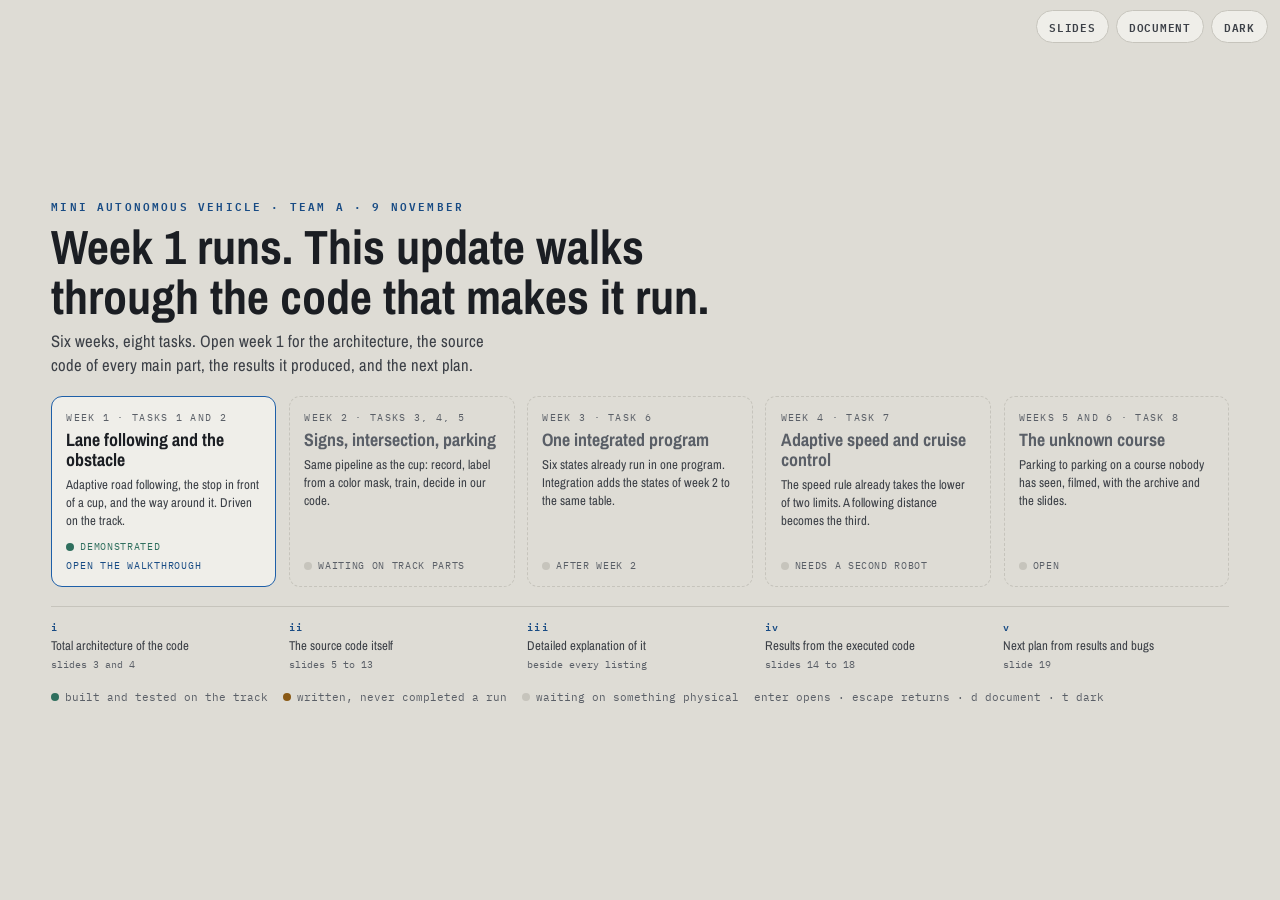
<file: presentation/index_v3.html>
<!doctype html>
<html lang="en">
<head>
<meta charset="utf-8">
<meta name="viewport" content="width=device-width, initial-scale=1">
<title>JetBot architecture and status</title>
<link rel="preconnect" href="https://fonts.googleapis.com">
<link rel="preconnect" href="https://fonts.gstatic.com" crossorigin>
<link rel="stylesheet" href="https://fonts.googleapis.com/css2?family=Archivo+Narrow:wght@600;700&family=IBM+Plex+Mono:wght@400;600&display=swap">
<style>
/* Tape, locked in design/THEME.md, with the 2026-11-02 contrast amendment. */
:root{
  color-scheme:light;
  --ground:#DEDCD5; --raise:#EFEEE9; --ink:#1B1E23; --muted:#3C4047; --faint:#5A5F67;
  --rule:#C6C4BC; --rule-soft:#D5D3CC;
  --accent:#1E5FA8; --accent-ink:#184B84; --accent-soft:rgba(30,95,168,.12);
  --alarm:#7A2418; --alarm-soft:rgba(122,36,24,.12); --amber:#8A5A16; --amber-soft:rgba(138,90,22,.14);
  --cat1:#9C5120; --cat2:#4C7A8C; --ok:#2F6F5E; --ok-soft:rgba(47,111,94,.14);
  --display:"Archivo Narrow","Arial Narrow",Helvetica,Arial,sans-serif;
  --body:"Archivo Narrow","Arial Narrow",Helvetica,Arial,sans-serif;
  --mono:"IBM Plex Mono",ui-monospace,"Cascadia Mono",Consolas,monospace;
}
:root[data-theme="dark"]{
  color-scheme:dark;
  --ground:#171A1E; --raise:#1F2329; --ink:#EDEBE4; --muted:#A6ACB4; --faint:#8E959E;
  --rule:#343A42; --rule-soft:#2A3037;
  --accent:#7BB2E4; --accent-ink:#9CC6EC; --accent-soft:rgba(123,178,228,.16);
  --alarm:#EE9D86; --alarm-soft:rgba(238,157,134,.16); --amber:#D7A75A; --amber-soft:rgba(215,167,90,.16);
  --cat1:#D79355; --cat2:#86AFC4; --ok:#6FC3A8; --ok-soft:rgba(111,195,168,.16);
}
*{box-sizing:border-box}
html,body{margin:0; padding:0; height:100%}
body{background:var(--ground); color:var(--ink); font-family:var(--body); -webkit-font-smoothing:antialiased}
@media (prefers-reduced-motion:reduce){ *{transition:none !important; animation:none !important} }

.chrome{position:fixed; z-index:50; right:12px; top:10px; display:flex; gap:7px}
.btn{font-family:var(--mono); font-size:11px; font-weight:600; letter-spacing:.07em; text-transform:uppercase;
  color:var(--muted); background:var(--raise); border:1px solid var(--rule); border-radius:999px; padding:6px 12px; cursor:pointer}
.btn:hover{color:var(--ink); border-color:var(--accent)}
.btn:focus-visible{outline:2px solid var(--accent); outline-offset:2px}
.rail{position:fixed; z-index:50; left:0; right:0; bottom:0; height:3px; background:transparent}
.rail i{display:block; height:100%; width:0; background:var(--accent); transition:width .25s ease}
body.map .rail{display:none}

/* ════════ ROADMAP ════════ */
.roadmap{min-height:100%; display:flex; flex-direction:column; justify-content:center; gap:clamp(14px,2.1vh,24px);
  padding:clamp(20px,4vh,46px) clamp(18px,4vw,60px)}
body.slides .roadmap{display:none}
body.doc .roadmap{display:flex; min-height:0; padding:0 0 1.6rem}
.rm-head{display:flex; flex-direction:column; gap:7px}
.rm-eyebrow{font-family:var(--mono); font-size:clamp(10px,.85vw,12px); font-weight:600; letter-spacing:.2em;
  text-transform:uppercase; color:var(--accent-ink)}
.rm-head h1{font-family:var(--display); font-weight:700; font-size:clamp(26px,4vw,48px); line-height:1.04; margin:0; text-wrap:balance}
.rm-head p{margin:0; color:var(--muted); font-size:clamp(13px,1.3vw,17px); max-width:58ch; line-height:1.45}
.cards{display:grid; gap:clamp(9px,1vw,14px); grid-template-columns:repeat(auto-fit,minmax(200px,1fr))}
.card{background:var(--raise); border:1px solid var(--rule); border-radius:11px; padding:clamp(11px,1.1vw,15px);
  display:flex; flex-direction:column; gap:6px; min-width:0; text-align:left; font:inherit; color:inherit; position:relative}
.card .cw{font-family:var(--mono); font-size:10px; letter-spacing:.13em; text-transform:uppercase; color:var(--faint)}
.card h2{font-family:var(--display); font-weight:700; font-size:clamp(15px,1.4vw,19px); line-height:1.12; margin:0}
.card p{margin:0; color:var(--muted); font-size:clamp(12px,1vw,13.5px); line-height:1.38}
.card .state{font-family:var(--mono); font-size:9.5px; letter-spacing:.07em; text-transform:uppercase;
  display:inline-flex; align-items:center; gap:6px; margin-top:auto; padding-top:5px}
.card .state i{width:8px; height:8px; border-radius:50%; display:block}
.card.open{cursor:pointer; border-color:var(--accent)}
.card.open:hover{background:var(--accent-soft)}
.card.open:focus-visible{outline:2px solid var(--accent); outline-offset:2px}
.card.open .state{color:var(--ok)} .card.open .state i{background:var(--ok)}
.card.locked{border-style:dashed; background:transparent}
.card.locked h2{color:var(--faint)}
.card.locked .state{color:var(--faint)}
.card .enter{font-family:var(--mono); font-size:9.5px; letter-spacing:.08em; text-transform:uppercase; color:var(--accent-ink)}
.legendrow{display:flex; flex-wrap:wrap; gap:15px; font-family:var(--mono); font-size:10.5px; color:var(--faint)}
.legendrow span{display:flex; align-items:center; gap:6px}
.legendrow i{width:8px; height:8px; border-radius:50%; display:block}
.i-built{background:var(--ok)} .i-written{background:var(--amber)} .i-open{background:var(--rule)}

/* the five points of the presentation guideline, shown before entering */
.glmap{display:grid; grid-template-columns:repeat(5,minmax(0,1fr)); gap:clamp(8px,.9vw,13px);
  border-top:1px solid var(--rule); padding-top:clamp(9px,1.1vh,14px)}
.glstep{display:flex; flex-direction:column; gap:3px; min-width:0}
.glstep .gi{font-family:var(--mono); font-size:10px; font-weight:600; letter-spacing:.14em; color:var(--accent-ink)}
.glstep .gt{font-size:clamp(11.5px,1vw,13.5px); color:var(--muted); line-height:1.3}
.glstep .gc{font-family:var(--mono); font-size:9.5px; color:var(--faint)}

/* ════════ SLIDES ════════ */
#deck{display:none}
body.slides #deck{display:block; height:100dvh; overflow-y:scroll; scroll-snap-type:y mandatory; scrollbar-width:none}
body.slides #deck::-webkit-scrollbar{display:none}
body.slides section{height:100dvh; scroll-snap-align:start; scroll-snap-stop:always; display:flex; align-items:center; justify-content:center}
.slide{width:min(100vw,177.78vh); aspect-ratio:16/9; container-type:inline-size; position:relative; overflow:hidden;
  background:var(--ground); color:var(--ink)}
.slide::after{content:""; position:absolute; inset:auto 0 0; height:.9cqw; pointer-events:none;
  background:linear-gradient(90deg,var(--accent) 0 38%,transparent 38% 62%,var(--accent) 62% 100%)}
.inner{position:absolute; inset:0; padding:3.6cqw 5cqw 4.6cqw; display:flex; flex-direction:column; gap:1.3cqw}
.spacer{flex:1}

body.doc #deck{display:block; max-width:50rem; margin:0 auto; padding:0 max(1rem,env(safe-area-inset-left,0px)) 4rem}
body.doc section{display:block}
body.doc .slide{width:auto; aspect-ratio:auto; height:auto; container-type:normal; overflow:visible;
  border-top:1px solid var(--rule-soft); padding-top:1.6rem}
body.doc .slide::after{display:none}
body.doc .inner{position:static; padding:0 0 1.2rem; gap:.85rem}
body.doc .spacer{display:none}

.eyebrow{font-family:var(--mono); font-size:1.05cqw; font-weight:600; letter-spacing:.2em; text-transform:uppercase; color:var(--accent-ink)}
h2.sh{font-family:var(--display); font-weight:700; font-size:3.2cqw; line-height:1.06; margin:0; max-width:28ch; text-wrap:balance}
h1.sh{font-family:var(--display); font-weight:700; font-size:4.6cqw; line-height:1.03; margin:0; max-width:24ch; text-wrap:balance}
.slide p{margin:0; color:var(--muted); font-size:1.3cqw; max-width:62ch; line-height:1.4}
.src{font-family:var(--mono); font-size:.95cqw; color:var(--faint); margin:0; max-width:none}
.slide b{color:var(--ink); font-weight:600}
body.doc .eyebrow{font-size:.7rem}
body.doc h1.sh, body.doc h2.sh{max-width:none}
body.doc h1.sh{font-size:1.8rem}
body.doc h2.sh{font-size:1.4rem}
body.doc .slide p{font-size:.95rem; max-width:none}
body.doc .src{font-size:.74rem}

/* guideline tag: which of the professor's five points this slide answers */
.gl{display:flex; align-items:center; gap:.7cqw; font-family:var(--mono); font-size:.9cqw; font-weight:600;
  letter-spacing:.16em; text-transform:uppercase; color:var(--faint)}
.gl i{font-style:normal; color:var(--accent-ink); background:var(--accent-soft); border-radius:.25cqw; padding:.12cqw .5cqw}
body.doc .gl{font-size:.66rem; gap:.4rem}
body.doc .gl i{border-radius:3px; padding:.05rem .3rem}

/* facts */
.facts{display:grid; grid-template-columns:repeat(4,minmax(0,1fr)); gap:1.4cqw}
.fact{display:flex; flex-direction:column; gap:.3cqw; min-width:0}
.fact .n{font-family:var(--display); font-weight:700; font-size:2.9cqw; line-height:1; font-variant-numeric:tabular-nums}
.fact .l{font-family:var(--mono); font-size:.92cqw; color:var(--faint); letter-spacing:.05em; text-transform:uppercase; line-height:1.3}
body.doc .facts{gap:.8rem; grid-template-columns:repeat(2,minmax(0,1fr))}
body.doc .fact .n{font-size:1.5rem}
body.doc .fact .l{font-size:.66rem}

/* status board: one row per task */
.board{display:flex; flex-direction:column; gap:.55cqw}
.brow{display:grid; grid-template-columns:3cqw 1fr 26cqw 13cqw; align-items:center; gap:1.2cqw;
  padding:.5cqw 0; border-bottom:1px solid var(--rule-soft)}
.brow .bn{font-family:var(--mono); font-size:1cqw; color:var(--faint)}
.brow .bt{font-family:var(--display); font-weight:700; font-size:1.5cqw; line-height:1.1}
.brow .bmeter{height:1cqw; background:var(--rule); border-radius:.5cqw; overflow:hidden; position:relative}
.brow .bmeter i{position:absolute; inset:0 auto 0 0; border-radius:.5cqw}
.brow .bs{font-family:var(--mono); font-size:.95cqw; letter-spacing:.05em; text-transform:uppercase; text-align:right}
.s-built i{background:var(--ok)} .s-built .bs{color:var(--ok)}
.s-written i{background:var(--amber)} .s-written .bs{color:var(--amber)}
.s-open i{background:var(--rule)} .s-open .bs{color:var(--faint)}
body.doc .board{gap:.3rem}
body.doc .brow{grid-template-columns:1.6rem 1fr 9rem 6rem; gap:.7rem; padding:.3rem 0}
body.doc .brow .bn{font-size:.72rem}
body.doc .brow .bt{font-size:.95rem}
body.doc .brow .bmeter{height:.5rem; border-radius:.25rem}
body.doc .brow .bmeter i{border-radius:.25rem}
body.doc .brow .bs{font-size:.66rem}

/* week strip */
.week{display:grid; grid-template-columns:repeat(4,minmax(0,1fr)); gap:1.2cqw; position:relative}
.wday{display:flex; flex-direction:column; gap:.5cqw; min-width:0; border-top:.3cqw solid var(--rule); padding-top:.9cqw}
.wday.good{border-top-color:var(--ok)} .wday.bad{border-top-color:var(--alarm)} .wday.now{border-top-color:var(--accent)}
.wday .wd{font-family:var(--mono); font-size:.92cqw; letter-spacing:.1em; text-transform:uppercase; color:var(--faint)}
.wday .wt{font-family:var(--display); font-weight:700; font-size:1.4cqw; line-height:1.12}
.wday .wp{font-size:1.05cqw; color:var(--muted); line-height:1.35}
body.doc .week{grid-template-columns:1fr; gap:.8rem}
body.doc .wday{border-top-width:2px; padding-top:.5rem; gap:.2rem}
body.doc .wday .wd{font-size:.66rem}
body.doc .wday .wt{font-size:.95rem}
body.doc .wday .wp{font-size:.88rem}

/* failure chains */
.chains{display:flex; flex-direction:column; gap:.8cqw}
.chain{display:grid; grid-template-columns:1fr 1fr 1fr; gap:.7cqw; align-items:stretch}
.cbox{border-radius:.4cqw; padding:.7cqw .9cqw; display:flex; flex-direction:column; gap:.2cqw; min-width:0}
.cbox .cl{font-family:var(--mono); font-size:.82cqw; letter-spacing:.1em; text-transform:uppercase}
.cbox .ct{font-size:1.05cqw; line-height:1.3; color:var(--ink)}
.c-sym{background:var(--alarm-soft)} .c-sym .cl{color:var(--alarm)}
.c-why{background:var(--raise)} .c-why .cl{color:var(--faint)}
.c-fix{background:var(--ok-soft)} .c-fix .cl{color:var(--ok)}
.c-open{background:var(--amber-soft)} .c-open .cl{color:var(--amber)}
body.doc .chains{gap:.6rem}
body.doc .chain{grid-template-columns:1fr; gap:.25rem}
body.doc .cbox{border-radius:6px; padding:.5rem .6rem}
body.doc .cbox .cl{font-size:.62rem}
body.doc .cbox .ct{font-size:.88rem}

/* next steps */
.steps{display:flex; flex-direction:column; gap:.6cqw}
.step{display:grid; grid-template-columns:1.6cqw 1fr 30cqw; gap:1.1cqw; align-items:baseline;
  padding-bottom:.55cqw; border-bottom:1px solid var(--rule-soft)}
.step .sq{width:1.1cqw; height:1.1cqw; border:.18cqw solid var(--faint); border-radius:.2cqw; display:block}
.step.block .sq{border-color:var(--alarm); background:var(--alarm-soft)}
.step .st{font-size:1.25cqw; color:var(--ink); line-height:1.3}
.step .sp{font-family:var(--mono); font-size:.95cqw; color:var(--faint); line-height:1.35}
body.doc .steps{gap:.4rem}
body.doc .step{grid-template-columns:1rem 1fr; gap:.5rem; padding-bottom:.4rem}
body.doc .step .sq{width:.6rem; height:.6rem; border-width:1px; border-radius:2px}
body.doc .step .st{font-size:.92rem}
body.doc .step .sp{font-size:.72rem; grid-column:2}

/* bars */
.bars{display:flex; flex-direction:column; gap:.7cqw}
.bar{display:grid; grid-template-columns:13cqw 1fr 10cqw; align-items:center; gap:1.2cqw}
.bl{font-family:var(--mono); font-size:1cqw; color:var(--muted); text-transform:uppercase; letter-spacing:.06em}
.track{height:1.7cqw; background:var(--rule); border-radius:.3cqw; position:relative; overflow:hidden}
.fill{position:absolute; inset:0 auto 0 0; border-radius:.3cqw}
.bv{font-family:var(--mono); font-size:1cqw; font-variant-numeric:tabular-nums; text-align:right}
.bar.lost .bv{color:var(--alarm); font-weight:600}
.f-base{background:var(--cat1)} .f-ours{background:var(--cat2)} .f-adaptive{background:var(--accent)}
body.doc .bars{gap:.4rem}
body.doc .bar{grid-template-columns:7rem 1fr 4rem; gap:.6rem}
body.doc .bl{font-size:.72rem}
body.doc .track{height:.8rem; border-radius:3px}
body.doc .fill{border-radius:3px}
body.doc .bv{font-size:.74rem}

/* pipeline */
.pipe{display:grid; grid-template-columns:repeat(5,minmax(0,1fr)); gap:1cqw}
.pstep{background:var(--raise); border:1px solid var(--rule); border-radius:.6cqw; padding:1cqw; display:flex; flex-direction:column; gap:.35cqw; min-width:0}
.pstep .pn{font-family:var(--mono); font-size:.88cqw; letter-spacing:.12em; text-transform:uppercase; color:var(--faint)}
.pstep .pt{font-family:var(--display); font-weight:700; font-size:1.35cqw; line-height:1.1}
.pstep .pd{font-size:.95cqw; color:var(--muted); line-height:1.3}
.pstep.mid{border-color:var(--accent)}
.chip{font-family:var(--mono); font-size:.85cqw; background:var(--accent-soft); border-radius:.3cqw; padding:.18cqw .4cqw; margin-top:.2cqw}
body.doc .pipe{grid-template-columns:repeat(2,minmax(0,1fr)); gap:.6rem}
body.doc .pstep{border-radius:8px; padding:.7rem; gap:.15rem}
body.doc .pstep .pn{font-size:.62rem}
body.doc .pstep .pt{font-size:.95rem}
body.doc .pstep .pd{font-size:.78rem}
body.doc .chip{font-size:.64rem; border-radius:3px; padding:.08rem .28rem}

/* model cards */
.models{display:grid; grid-template-columns:repeat(3,minmax(0,1fr)); gap:1.2cqw}
.model{background:var(--raise); border:1px solid var(--rule); border-radius:.6cqw; padding:1.1cqw; display:flex; flex-direction:column; gap:.5cqw; min-width:0}
.model .mt{font-family:var(--display); font-weight:700; font-size:1.5cqw}
.model .mn{font-family:var(--display); font-weight:700; font-size:2.6cqw; line-height:1; font-variant-numeric:tabular-nums; color:var(--accent-ink)}
.model .ml{font-family:var(--mono); font-size:.88cqw; color:var(--faint); letter-spacing:.04em; line-height:1.35}
.model .mw{font-size:1cqw; color:var(--muted); line-height:1.3; border-top:1px solid var(--rule-soft); padding-top:.5cqw; margin-top:auto}
body.doc .models{grid-template-columns:1fr; gap:.6rem}
body.doc .model{border-radius:8px; padding:.7rem; gap:.25rem}
body.doc .model .mt{font-size:.98rem}
body.doc .model .mn{font-size:1.4rem}
body.doc .model .ml{font-size:.68rem}
body.doc .model .mw{font-size:.85rem; padding-top:.35rem}

figure{margin:0; min-height:0; display:flex; flex-direction:column; gap:.5cqw; align-items:center}
figure svg{display:block; width:100%; height:auto; max-height:23cqw; max-width:100%}
figure.wide svg{max-height:18cqw}
.fl{font-family:var(--mono); font-size:.92cqw; color:var(--faint); letter-spacing:.09em; text-transform:uppercase; align-self:flex-start}
body.doc figure{gap:.3rem}
body.doc figure svg, body.doc figure.wide svg{max-height:none}
body.doc .fl{font-size:.64rem}

.tag{font-family:var(--mono); font-size:.88cqw; letter-spacing:.06em; text-transform:uppercase; padding:.22cqw .55cqw; border-radius:.3cqw; display:inline-block}
.t-run{background:var(--ok-soft); color:var(--ok)}
.t-test{background:var(--amber-soft); color:var(--amber)}
.t-open{background:var(--alarm-soft); color:var(--alarm)}
body.doc .tag{font-size:.62rem; padding:.1rem .3rem; border-radius:3px}

/* ════════ CODE SLIDE: real source on the left, numbered notes on the right ════════ */
.codeslide{display:grid; grid-template-columns:1.7fr 1fr; gap:1.6cqw; min-height:0; flex:1}
.codesrc{display:flex; flex-direction:column; gap:.25cqw; min-width:0}
.codesrc pre{margin:0; font-family:var(--mono); font-size:.95cqw; line-height:1.48; color:var(--ink);
  background:var(--raise); border:1px solid var(--rule-soft); border-radius:.35cqw; padding:.8cqw 1cqw; overflow:auto}
.codesrc pre .c{color:var(--faint)}
.codesrc pre.wrapcode{white-space:pre-wrap; padding-left:3.4cqw; text-indent:-2.4cqw}
.cf{font-family:var(--mono); font-size:.85cqw; letter-spacing:.09em; text-transform:uppercase; color:var(--faint)}
.ln{display:inline-block; width:2.4cqw; margin-right:.8cqw; text-align:right; font-size:.82cqw;
  color:var(--faint); user-select:none}
.ln.on{color:var(--accent-ink); font-weight:600}
.notes{list-style:none; margin:0; padding:0; display:flex; flex-direction:column; gap:.8cqw; min-width:0}
.notes li{display:grid; grid-template-columns:2.8cqw 1fr; gap:.7cqw; align-items:start;
  font-size:1.1cqw; line-height:1.36; color:var(--muted)}
.notes b{color:var(--ink); font-weight:600}
.nn{font-family:var(--mono); font-size:.82cqw; font-weight:600; color:var(--accent-ink); background:var(--accent-soft);
  border-radius:.3cqw; height:1.6cqw; display:flex; align-items:center; justify-content:center}
body.doc .codeslide{display:block}
body.doc .codesrc{gap:.3rem; margin-bottom:.7rem}
body.doc .codesrc pre{font-size:.72rem; line-height:1.5; border-radius:4px; padding:.55rem .7rem}
body.doc .codesrc pre.wrapcode{padding-left:1.8rem; text-indent:-1.2rem}
body.doc .cf{font-size:.64rem}
body.doc .ln{width:1.6rem; margin-right:.5rem; font-size:.62rem}
body.doc .notes{gap:.4rem}
body.doc .notes li{grid-template-columns:1.8rem 1fr; gap:.45rem; font-size:.9rem}
body.doc .nn{font-size:.62rem; height:.95rem}

/* ════════ APPENDIX: the full source, document view only ════════ */
.doconly{display:none}
body.doc .doconly{display:block}
.appendix{max-width:50rem; margin:0 auto; padding:2.5rem max(1rem,env(safe-area-inset-left,0px)) 4rem;
  border-top:2px solid var(--rule)}
.appendix h2{font-family:var(--display); font-weight:700; font-size:1.8rem; margin:0 0 .5rem}
.appendix p{color:var(--muted); font-size:.95rem; line-height:1.5; margin:0 0 1.6rem}
.appendix .path{font-family:var(--mono); font-size:.86rem; color:var(--ink)}
.srcfile{margin-bottom:1.8rem}
.srcfile h3{font-family:var(--mono); font-size:.92rem; font-weight:600; margin:0 0 .4rem;
  display:flex; align-items:baseline; gap:.6rem}
.srcfile .fn{font-weight:400; color:var(--faint); font-size:.74rem}
.srcfile pre{margin:0; font-family:var(--mono); font-size:.66rem; line-height:1.5; color:var(--ink);
  background:var(--raise); border:1px solid var(--rule-soft); border-radius:4px; padding:.7rem .4rem;
  overflow-x:auto; white-space:pre}
.srcfile .ln{width:2rem; margin-right:.6rem; font-size:.6rem}

@page{ size:297mm 167mm; margin:0 }
@media print{
  :root, :root[data-theme="dark"]{ color-scheme:light;
    --ground:#DEDCD5; --raise:#EFEEE9; --ink:#1B1E23; --muted:#3C4047; --faint:#5A5F67;
    --rule:#C6C4BC; --rule-soft:#D5D3CC; --accent:#1E5FA8; --accent-ink:#184B84;
    --accent-soft:rgba(30,95,168,.12); --alarm:#7A2418; --alarm-soft:rgba(122,36,24,.12);
    --amber:#8A5A16; --amber-soft:rgba(138,90,22,.14); --cat1:#9C5120; --cat2:#4C7A8C;
    --ok:#2F6F5E; --ok-soft:rgba(47,111,94,.14);
  }
  html,body{height:auto; overflow:visible}
  .chrome,.rail{display:none !important}
  body.map .roadmap{display:flex}
  body.slides #deck, body.map #deck{display:block; height:auto; overflow:visible}
  body.slides section, body.map section{height:167mm; width:297mm; page-break-after:always; break-after:page; display:flex; overflow:hidden}
  body.slides .slide, body.map .slide{width:297mm; height:167mm; aspect-ratio:auto}
  body.doc section{break-inside:avoid-page}
  body.slides .appendix, body.map .appendix{display:none !important}
  .srcfile{break-inside:auto}
  *{-webkit-print-color-adjust:exact; print-color-adjust:exact}
}
</style>
</head>
<body class="map">

<div class="chrome">
  <button class="btn" id="mapbtn" type="button">Roadmap</button>
  <button class="btn" id="modebtn" type="button">Document</button>
  <button class="btn" id="themebtn" type="button">Dark</button>
</div>
<div class="rail"><i id="railfill"></i></div>

<!-- ════════ ROADMAP ════════ -->
<div class="roadmap" id="roadmap">
  <div class="rm-head">
    <div class="rm-eyebrow">Mini autonomous vehicle · team A · 9 November</div>
    <h1>Week 1 runs. This update walks through the code that makes it run.</h1>
    <p>Six weeks, eight tasks. Open week 1 for the architecture, the source code of every main part, the results it produced, and the next plan.</p>
  </div>

  <div class="cards">
    <button class="card open" id="card-w1" type="button">
      <span class="cw">Week 1 · tasks 1 and 2</span>
      <h2>Lane following and the obstacle</h2>
      <p>Adaptive road following, the stop in front of a cup, and the way around it. Driven on the track.</p>
      <span class="state"><i></i>demonstrated</span>
      <span class="enter">Open the walkthrough</span>
    </button>
    <div class="card locked">
      <span class="cw">Week 2 · tasks 3, 4, 5</span>
      <h2>Signs, intersection, parking</h2>
      <p>Same pipeline as the cup: record, label from a color mask, train, decide in our code.</p>
      <span class="state"><i style="background:var(--rule)"></i>waiting on track parts</span>
    </div>
    <div class="card locked">
      <span class="cw">Week 3 · task 6</span>
      <h2>One integrated program</h2>
      <p>Six states already run in one program. Integration adds the states of week 2 to the same table.</p>
      <span class="state"><i style="background:var(--rule)"></i>after week 2</span>
    </div>
    <div class="card locked">
      <span class="cw">Week 4 · task 7</span>
      <h2>Adaptive speed and cruise control</h2>
      <p>The speed rule already takes the lower of two limits. A following distance becomes the third.</p>
      <span class="state"><i style="background:var(--rule)"></i>needs a second robot</span>
    </div>
    <div class="card locked">
      <span class="cw">Weeks 5 and 6 · task 8</span>
      <h2>The unknown course</h2>
      <p>Parking to parking on a course nobody has seen, filmed, with the archive and the slides.</p>
      <span class="state"><i style="background:var(--rule)"></i>open</span>
    </div>
  </div>

  <div class="glmap">
    <div class="glstep"><span class="gi">i</span><span class="gt">Total architecture of the code</span><span class="gc">slides 3 and 4</span></div>
    <div class="glstep"><span class="gi">ii</span><span class="gt">The source code itself</span><span class="gc">slides 5 to 13</span></div>
    <div class="glstep"><span class="gi">iii</span><span class="gt">Detailed explanation of it</span><span class="gc">beside every listing</span></div>
    <div class="glstep"><span class="gi">iv</span><span class="gt">Results from the executed code</span><span class="gc">slides 14 to 18</span></div>
    <div class="glstep"><span class="gi">v</span><span class="gt">Next plan from results and bugs</span><span class="gc">slide 19</span></div>
  </div>

  <div class="legendrow">
    <span><i class="i-built"></i>built and tested on the track</span>
    <span><i class="i-written"></i>written, never completed a run</span>
    <span><i class="i-open"></i>waiting on something physical</span>
    <span>enter opens · escape returns · d document · t dark</span>
  </div>
</div>

<!-- ════════ SLIDES ════════ -->
<div id="deck">

<!-- 1 status board -->
<section>
  <div class="slide"><div class="inner">
    <div class="gl"><i>status</i>where the project stands</div>
    <h1 class="sh">Where the project stands</h1>
    <div class="spacer" style="flex:.3"></div>
    <div class="board" style="flex:none">
      <div class="brow s-built"><span class="bn">W1</span><span class="bt">1 · Adaptive lane following</span><span class="bmeter"><i style="width:100%"></i></span><span class="bs">driven 60 s</span></div>
      <div class="brow s-built"><span class="bn">W1</span><span class="bt">2 · Stop in front of a cup</span><span class="bmeter"><i style="width:100%"></i></span><span class="bs">3 runs, 35 to 40 cm</span></div>
      <div class="brow s-built"><span class="bn">W1</span><span class="bt">2 · Drive around the cup</span><span class="bmeter"><i style="width:92%"></i></span><span class="bs">14 of 18 swerves</span></div>
      <div class="brow s-written"><span class="bn">W3</span><span class="bt">6 · State machine</span><span class="bmeter"><i style="width:65%"></i></span><span class="bs">7 states run</span></div>
      <div class="brow s-open"><span class="bn">W2</span><span class="bt">3, 4, 5 · Signs, intersection, parking</span><span class="bmeter"><i style="width:0%"></i></span><span class="bs">no track parts</span></div>
      <div class="brow s-open"><span class="bn">W4</span><span class="bt">7 · Cruise control</span><span class="bmeter"><i style="width:8%"></i></span><span class="bs">no 2nd robot</span></div>
      <div class="brow s-open"><span class="bn">W5</span><span class="bt">8 · Final run</span><span class="bmeter"><i style="width:0%"></i></span><span class="bs">open</span></div>
    </div>
    <div class="spacer"></div>
    <p class="src">Green: completed runs on the track. Amber: runs, but not yet to the pass criterion. Grey: blocked on something physical.</p>
  </div></div>
</section>

<!-- 2 last week -->
<section>
  <div class="slide"><div class="inner">
    <div class="gl"><i>status</i>what we did since the last demonstration</div>
    <h2 class="sh">Work completed since the last demonstration</h2>
    <div class="spacer" style="flex:.3"></div>
    <div class="week" style="flex:none">
      <div class="wday bad">
        <span class="wd">3 Nov · track, 9 swerves</span>
        <span class="wt">5 came back</span>
        <span class="wp">4 of the 9 started far too early, and the marks only worked on the one straight.</span>
      </div>
      <div class="wday good">
        <span class="wd">8 Nov · track, 3 cups</span>
        <span class="wt">11 of 12 swerves</span>
        <span class="wp">The swerve aims at the cup now, not at the tape, so it also works away from that straight.</span>
      </div>
      <div class="wday good">
        <span class="wd">8 Nov · the robot measured</span>
        <span class="wt">Distance from band size</span>
        <span class="wp">cup_learn.py: the robot backs away from a cup in pulses, 139 stops in 5 places, and learns cm.</span>
      </div>
      <div class="wday now">
        <span class="wd">9 Nov · track, 18 swerves</span>
        <span class="wt">14 came back</span>
        <span class="wp">A lost lane is now searched for in three stages instead of ending the run: undo, sweep, search.</span>
      </div>
    </div>
    <div class="spacer"></div>
    <p class="src">Written up in DECISIONS.md as OBST6 to OBST9, GAP2, LEARN1, AVOID4 and LINE1. The track sessions are filmed.</p>
  </div></div>
</section>

<!-- 3 architecture: the module map -->
<section>
  <div class="slide"><div class="inner">
    <div class="gl"><i>i</i>total architecture of the code</div>
    <h2 class="sh">Code architecture: three layers and the driving loop</h2>
    <div class="spacer" style="flex:.15"></div>
    <figure style="flex:none">
      <svg viewBox="0 0 560 236" style="max-height:24cqw" role="img" aria-label="Perception, decision and control inside the driving loop, config underneath, motors outside">
        <defs>
          <marker id="aF" viewBox="0 0 10 10" refX="9" refY="5" markerWidth="6" markerHeight="6" orient="auto"><path d="M0,1 L9,5 L0,9" fill="none" stroke="var(--faint)" stroke-width="1.7"/></marker>
          <marker id="aA" viewBox="0 0 10 10" refX="9" refY="5" markerWidth="6" markerHeight="6" orient="auto"><path d="M0,1 L9,5 L0,9" fill="none" stroke="var(--accent)" stroke-width="1.7"/></marker>
        </defs>
        <g font-family="IBM Plex Mono, monospace" font-size="9">
          <rect x="8" y="16" width="414" height="150" rx="7" fill="none" stroke="var(--accent)" stroke-dasharray="5 4"/>
          <text x="20" y="31" fill="var(--accent-ink)">drive.py · 207 lines · the loop, and the only file that calls set_motors</text>

          <rect x="24" y="62" width="106" height="48" rx="5" fill="var(--raise)" stroke="var(--rule)"/>
          <text x="77" y="81" text-anchor="middle" fill="var(--ink)">perception.py</text>
          <text x="77" y="94" text-anchor="middle" fill="var(--faint)" font-size="8">85 lines</text>
          <text x="77" y="104" text-anchor="middle" fill="var(--muted)" font-size="8">3 models, 2 masks</text>

          <rect x="160" y="62" width="106" height="48" rx="5" fill="var(--raise)" stroke="var(--accent)"/>
          <text x="213" y="81" text-anchor="middle" fill="var(--ink)">decision.py</text>
          <text x="213" y="94" text-anchor="middle" fill="var(--faint)" font-size="8">288 lines</text>
          <text x="213" y="104" text-anchor="middle" fill="var(--muted)" font-size="8">state machine</text>

          <rect x="296" y="62" width="106" height="48" rx="5" fill="var(--raise)" stroke="var(--rule)"/>
          <text x="349" y="81" text-anchor="middle" fill="var(--ink)">control.py</text>
          <text x="349" y="94" text-anchor="middle" fill="var(--faint)" font-size="8">145 lines</text>
          <text x="349" y="104" text-anchor="middle" fill="var(--muted)" font-size="8">steering and speed</text>

          <rect x="446" y="62" width="100" height="48" rx="5" fill="var(--ground)" stroke="var(--muted)"/>
          <text x="496" y="88" text-anchor="middle" fill="var(--ink)">motors</text>
          <text x="496" y="100" text-anchor="middle" fill="var(--faint)" font-size="8">left, right</text>

          <g stroke="var(--faint)" stroke-width="1.7" fill="none" marker-end="url(#aF)">
            <path d="M130,86 L156,86"/><path d="M266,86 L292,86"/>
          </g>
          <path d="M402,86 L442,86" stroke="var(--accent)" stroke-width="1.7" fill="none" marker-end="url(#aA)"/>
          <text x="143" y="56" text-anchor="middle" fill="var(--faint)" font-size="7.5">percept dict</text>
          <text x="279" y="56" text-anchor="middle" fill="var(--faint)" font-size="7.5">one state</text>
          <text x="422" y="56" text-anchor="middle" fill="var(--faint)" font-size="7.5">two speeds</text>
          <path d="M24,46 L24,58" stroke="var(--faint)" stroke-width="1.4" fill="none" marker-end="url(#aF)"/>
          <text x="32" y="50" fill="var(--faint)" font-size="7.5">camera frame</text>

          <rect x="24" y="126" width="378" height="26" rx="4" fill="var(--accent-soft)" stroke="var(--rule-soft)"/>
          <text x="34" y="143" fill="var(--accent-ink)">config.py · 128 tuning values, each with the run that set it. No number lives in the logic</text>
          <g stroke="var(--rule)" stroke-width="1" stroke-dasharray="2 3">
            <path d="M77,110 L77,126"/><path d="M213,110 L213,126"/><path d="M349,110 L349,126"/>
          </g>

          <rect x="8" y="180" width="174" height="44" rx="5" fill="var(--raise)" stroke="var(--alarm)"/>
          <text x="20" y="197" fill="var(--alarm)">safety.py · 91 lines</text>
          <text x="20" y="209" fill="var(--muted)" font-size="8">camera watchdog, battery guard,</text>
          <text x="20" y="219" fill="var(--muted)" font-size="8">motor watchdog</text>
          <rect x="194" y="180" width="174" height="44" rx="5" fill="var(--raise)" stroke="var(--rule)"/>
          <text x="206" y="197" fill="var(--ink)">find_lane.py · 169 lines</text>
          <text x="206" y="209" fill="var(--muted)" font-size="8">searches for a lost lane in small</text>
          <text x="206" y="219" fill="var(--muted)" font-size="8">steps, with the motors off between</text>
          <rect x="380" y="180" width="172" height="44" rx="5" fill="var(--raise)" stroke="var(--rule)"/>
          <text x="392" y="197" fill="var(--ink)">vision, lane_mask, cup_mask</text>
          <text x="392" y="209" fill="var(--muted)" font-size="8">the network, and the two color</text>
          <text x="392" y="219" fill="var(--muted)" font-size="8">masks that measure geometry</text>
        </g>
      </svg>
    </figure>
    <div class="spacer"></div>
    <p><b>3136 lines in 26 Python files, all written by us.</b> The stock NVIDIA notebooks are untouched and used as building blocks only. Data flows one way, and the layers are separated by their imports, not by a comment.</p>
    <p class="src">Provable in one command: grep "^import|^from" perception.py decision.py control.py. Neither decision.py nor control.py imports jetbot, so neither can reach a motor.</p>
  </div></div>
</section>

<!-- 4 architecture: one frame -->
<section>
  <div class="slide"><div class="inner">
    <div class="gl"><i>i</i>total architecture of the code</div>
    <h2 class="sh">Inference and control loop (per-frame)</h2>
    <div class="spacer" style="flex:.3"></div>
    <div class="pipe" style="flex:none">
      <div class="pstep"><span class="pn">1 · camera</span><span class="pt">Frame</span><span class="pd">224 by 224 pixels, about 21 per second</span></div>
      <div class="pstep mid"><span class="pn">2 · perception</span><span class="pt">Three models</span><span class="pd">ResNet18, TensorRT</span>
        <span class="chip">lane: visible, x</span><span class="chip">curve: class, side</span><span class="chip">cup: seen, row, x</span></div>
      <div class="pstep"><span class="pn">3 · decision</span><span class="pt">State machine</span><span class="pd">Six states, first matching branch wins</span></div>
      <div class="pstep"><span class="pn">4 · control</span><span class="pt">Steering and speed</span><span class="pd">PD with gains scaled by speed, curve feedforward</span></div>
      <div class="pstep"><span class="pn">5 · motors</span><span class="pt">Wheels</span><span class="pd">Behind a battery guard, a camera watchdog and a motor watchdog</span></div>
    </div>
    <div class="spacer"></div>
    <p>The lane model runs on every frame. The curve model and the cup model take turns on alternate frames, because all three on every frame cost 12 ms more per step and the steering got worse.</p>
    <p class="src">Measured in the Task 1 runs: 29.8 ms per step with three models, 21.6 to 22.8 steps per second. TensorRT took one lane pass from 41 ms to 10.6 ms.</p>
  </div></div>
</section>

<!-- 5 drive.py -->
<section>
  <div class="slide"><div class="inner">
    <div class="gl"><i>ii + iii</i>source code · drive.py</div>
    <h2 class="sh">Main control loop: drive.py</h2>
    <div class="codeslide">
      <div class="codesrc">
        <div class="cf">drive.py · run() · lines 98 to 183, shortened</div>
<pre><span class="ln">102</span>while time.time() - start &lt; seconds:
<span class="ln on">106</span>    frame = wait_for_new_frame(camera, frame)
<span class="ln on">109</span>    percept = perception.observe(frame)
<span class="ln on">116</span>    previous_state, state = decision.state, decision.update(percept, now)
<span class="ln on">117</span>    if state == LINE_RECOVERY:
<span class="ln">123</span>        result = finder.run(history if followed else (), (-1 if turn &lt; 0 else 1)...
<span class="ln">128</span>        decision.line_recovery_done(result in FOUND, last, result in KEPT_DIRECTION)
<span class="ln">137</span>    lane_seen = percept['lane_visible'] &gt;= config.LANE_VISIBLE_THRESHOLD
<span class="ln">140</span>    if state in FOLLOWING or (state == ROAD_RECOVERY and lane_seen):
<span class="ln on">143</span>        left, right = controller.update(percept['lane_x'], percept['curve_probs'],...
<span class="ln on">147</span>        with watchdog.lock:
<span class="ln">148</span>            robot.set_motors(left, right)
<span class="ln">149</span>        watchdog.feed()
<span class="ln">150</span>    elif state in (OBSTACLE_AVOIDANCE, ROAD_RECOVERY):
<span class="ln on">189</span>except CameraFrozen:
<span class="ln">191</span>except BatteryLow as low:
<span class="ln">193</span>except KeyboardInterrupt:
<span class="ln">195</span>finally:
<span class="ln">196</span>    watchdog.running = False
<span class="ln">197</span>    robot.stop()</pre>
      </div>
      <ol class="notes">
        <li><span class="nn">102</span><span><b>Never a stale image.</b> The camera thread dies silently on a read error and then returns the same array forever, so this waits for a different object and gives up after 0.5 s.</span></li>
        <li><span class="nn">105</span><span><b>Perception only reads.</b> It returns a dictionary of plain numbers and can take no action.</span></li>
        <li><span class="nn">112</span><span><b>One state per frame.</b> The loop asks the decision layer and decides nothing itself.</span></li>
        <li><span class="nn">113</span><span><b>One state runs outside the loop.</b> Searching for a lost lane takes many seconds in small steps with the motors off, so the loop hands over to find_lane.py, passing where the lane should be, and is told whether it worked and whether the robot still faces the same way.</span></li>
        <li><span class="nn">132</span><span><b>Control turns numbers into wheel speeds.</b> Each state calls its own command function; line 139 is the swerve and the recovery.</span></li>
        <li><span class="nn">136</span><span><b>The lock belongs to the watchdog.</b> Motor writes go over I2C and the watchdog thread may stop the motors in the same moment.</span></li>
        <li><span class="nn">175</span><span><b>Four ways a run ends, all caught,</b> and whatever happens, including a crash we did not foresee, the finally on line 181 stops the motors.</span></li>
      </ol>
    </div>
  </div></div>
</section>

<!-- 6 perception.py -->
<section>
  <div class="slide"><div class="inner">
    <div class="gl"><i>ii + iii</i>source code · perception.py</div>
    <h2 class="sh">Perception layer: three models, two color masks</h2>
    <div class="codeslide">
      <div class="codesrc">
        <div class="cf">perception.py · observe() · lines 59 to 83, shortened</div>
<pre><span class="ln">59</span>image = preprocess(frame).unsqueeze(0).cuda().half()
<span class="ln on">60</span>lane = self.lane_model(image)[0].float()
<span class="ln on">61</span>if self.curve_model is not None and self.frame_count % config.CURVE_EVERY == 0:
<span class="ln">62</span>    new = torch.softmax(self.curve_model(image)[0].float(), 0).tolist()
<span class="ln on">65</span>if self.obstacle_model is not None and self.frame_count % config.OBSTACLE_EVERY == 1:
<span class="ln">66</span>    self.cup = self.obstacle_model(image)[0].float().tolist()
<span class="ln on">71</span>return {
<span class="ln">72</span>    'lane_visible': torch.sigmoid(lane[0]).item(),
<span class="ln">73</span>    'lane_x': max(-1.0, min(1.0, lane[1].item())),
<span class="ln">74</span>    'curve_probs': curve_probs,
<span class="ln">75</span>    'curve_dir': curve_dir,
<span class="ln on">80</span>    'lane_aligned': lane_mask.lane_aligned(frame),
<span class="ln">81</span>    'tape_angle': lane_mask.tape_angle(frame),
<span class="ln">83</span>    'cup_bands': [(x / (width / 2.0) - 1.0, row / float(height), pixels)</pre>
        <div class="cf">vision.py · the five model classes become two separate signals</div>
<pre><span class="ln">29</span>def split_curve_probs(probs):
<span class="ln">34</span>    straight, gentle_left, sharp_left, gentle_right, sharp_right = probs
<span class="ln on">35</span>    return [straight, gentle_left + gentle_right, sharp_left + sharp_right],...</pre>
      </div>
      <ol class="notes">
        <li><span class="nn">60</span><span><b>The lane model runs on every frame.</b> Steering needs a fresh position every step, so this one is never skipped.</span></li>
        <li><span class="nn">61</span><span><b>The curve model runs every second frame</b> and lines 63 and 64 smooth its five probabilities, because single frames flickered between classes. Curvature changes slowly.</span></li>
        <li><span class="nn">65</span><span><b>The cup model runs on the other frames.</b> Three models on every frame added 12 ms per step and the robot swung after the sharp curve.</span></li>
        <li><span class="nn">71</span><span><b>Everything leaves as plain numbers.</b> No tensor and no decision crosses this boundary, which is what lets the decision layer be tested without a GPU.</span></li>
        <li><span class="nn">80</span><span><b>Two color masks measure what a model should not guess:</b> whether the robot is aligned, the angle of the tape ahead, and where every red cup band is.</span></li>
        <li><span class="nn">35</span><span><b>How sharp and which way stay separate.</b> The model has five classes; this returns severity for the speed and a direction from -1 to 1 for the feedforward, so an unsure direction never steers.</span></li>
      </ol>
    </div>
    <p class="src">Decision HYBRID in DECISIONS.md, forced by a failure: the cup model's distance was up to 28 rows wrong behind people, the mask was right.</p>
  </div></div>
</section>

<!-- 7 state machine diagram -->
<section>
  <div class="slide"><div class="inner">
    <div class="gl"><i>ii + iii</i>source code · the state machine</div>
    <h2 class="sh">State machine: seven states and the avoidance phases</h2>
    <div class="spacer" style="flex:.15"></div>
    <figure class="wide" style="flex:none">
      <div class="fl">Driving across the top, the ways out of trouble below</div>
      <svg viewBox="0 0 560 160" role="img" aria-label="Following, avoidance and recovery across the top; stop, line recovery and halt below">
        <defs>
          <marker id="arG" viewBox="0 0 10 10" refX="9" refY="5" markerWidth="6" markerHeight="6" orient="auto"><path d="M0,1 L9,5 L0,9" fill="none" stroke="var(--faint)" stroke-width="1.7"/></marker>
          <marker id="arR" viewBox="0 0 10 10" refX="9" refY="5" markerWidth="6" markerHeight="6" orient="auto"><path d="M0,1 L9,5 L0,9" fill="none" stroke="var(--alarm)" stroke-width="1.7"/></marker>
        </defs>
        <g font-family="IBM Plex Mono, monospace" font-size="9.5">
          <rect x="6" y="24" width="118" height="36" rx="5" fill="var(--accent-soft)" stroke="var(--accent)"/>
          <text x="65" y="40" text-anchor="middle" fill="var(--ink)">FOLLOWING</text>
          <text x="65" y="53" text-anchor="middle" fill="var(--muted)" font-size="8">and SLOW_DOWN</text>
          <rect x="196" y="24" width="118" height="36" rx="5" fill="var(--raise)" stroke="var(--rule)"/>
          <text x="255" y="40" text-anchor="middle" fill="var(--ink)">AVOIDANCE</text>
          <text x="255" y="53" text-anchor="middle" fill="var(--muted)" font-size="8">four phases, lane ignored</text>
          <rect x="386" y="24" width="118" height="36" rx="5" fill="var(--raise)" stroke="var(--rule)"/>
          <text x="445" y="40" text-anchor="middle" fill="var(--ink)">RECOVERY</text>
          <text x="445" y="53" text-anchor="middle" fill="var(--muted)" font-size="8">back to the center</text>
          <g stroke="var(--faint)" stroke-width="1.7" fill="none" marker-end="url(#arG)">
            <path d="M126,42 L192,42"/><path d="M316,42 L382,42"/><path d="M445,20 L445,8 L65,8 L65,20"/>
          </g>
          <text x="159" y="35" text-anchor="middle" fill="var(--faint)" font-size="8">cup in the way</text>
          <text x="349" y="35" text-anchor="middle" fill="var(--faint)" font-size="8">done</text>
          <text x="255" y="5" text-anchor="middle" fill="var(--faint)" font-size="8">lane found, aligned, 5 steps</text>

          <rect x="6" y="104" width="118" height="34" rx="5" fill="var(--raise)" stroke="var(--rule)" stroke-dasharray="4 3"/>
          <text x="65" y="120" text-anchor="middle" fill="var(--ink)">STOP</text>
          <text x="65" y="132" text-anchor="middle" fill="var(--muted)" font-size="8">stop-only run mode</text>
          <g stroke="var(--faint)" stroke-width="1.5" fill="none" marker-end="url(#arG)">
            <path d="M34,64 L34,100"/><path d="M78,100 L78,64"/>
          </g>
          <text x="92" y="84" fill="var(--faint)" font-size="7.5">wait, then on</text>

          <rect x="196" y="104" width="150" height="34" rx="5" fill="var(--raise)" stroke="var(--accent)"/>
          <text x="271" y="120" text-anchor="middle" fill="var(--accent-ink)">LINE_RECOVERY</text>
          <text x="271" y="132" text-anchor="middle" fill="var(--muted)" font-size="8">undo, sweep, search · motors off</text>
          <g stroke="var(--faint)" stroke-width="1.7" fill="none" marker-end="url(#arG)">
            <path d="M118,60 L160,60 L160,112 L192,112"/>
            <path d="M192,126 L172,126 L172,74 L104,74 L104,64"/>
          </g>
          <text x="166" y="96" fill="var(--faint)" font-size="7.5">lost</text>
          <text x="124" y="71" fill="var(--faint)" font-size="7.5">found</text>
          <path d="M255,64 L255,100" stroke="var(--faint)" stroke-width="1.7" fill="none" marker-end="url(#arG)"/>
          <text x="262" y="84" fill="var(--faint)" font-size="7.5">a phase misses its mark</text>
          <path d="M445,64 L445,88 L352,88 L352,112 L348,112" stroke="var(--faint)" stroke-width="1.5" fill="none" marker-end="url(#arG)"/>
          <text x="368" y="84" fill="var(--faint)" font-size="7.5">4 s without the lane</text>

          <rect x="418" y="104" width="86" height="34" rx="5" fill="var(--raise)" stroke="var(--alarm)"/>
          <text x="461" y="125" text-anchor="middle" fill="var(--alarm)">HALT</text>
          <path d="M348,121 L414,121" stroke="var(--alarm)" stroke-width="1.7" fill="none" marker-end="url(#arR)"/>
          <text x="381" y="116" text-anchor="middle" fill="var(--alarm)" font-size="7.5">not found</text>
        </g>
      </svg>
    </figure>
    <div class="spacer" style="flex:.2"></div>
    <div class="pipe" style="flex:none; grid-template-columns:repeat(4,minmax(0,1fr))">
      <div class="pstep"><span class="pn">phase 1 · brake</span><span class="pd">A reverse pulse, then stand still 0.3 s. Turning while rolling carried the robot into the lane edge</span></div>
      <div class="pstep"><span class="pn">phase 2 · turn out</span><span class="pd">Turn in place until the cup has left the image sideways, about 90 degrees</span></div>
      <div class="pstep"><span class="pn">phase 3 · arc</span><span class="pd">Straight while the cup is beside, then 0.36 and 0.31 until the tape has passed under the robot</span></div>
      <div class="pstep"><span class="pn">phase 4 · turn in</span><span class="pd">Turn back until the lane is aligned and within 0.4 of the middle</span></div>
    </div>
    <p class="src">Every phase ends on a camera mark and has a time limit; the robot has no encoders and no gyro. The table with entry condition, action, exit condition and priority for all seven states is notebooks/mini_av/STATE_MACHINE.md.</p>
  </div></div>
</section>

<!-- 8 state transitions in code -->
<section>
  <div class="slide"><div class="inner">
    <div class="gl"><i>ii + iii</i>source code · decision.py</div>
    <h2 class="sh">State transitions and the swerve phases</h2>
    <div class="codeslide">
      <div class="codesrc">
        <div class="cf">decision.py · enter(), lane_gone() and update_avoidance() · lines 32 to 229</div>
<pre><span class="ln on">32</span>AVOID_PHASES = ('brake', 'turn_out', 'arc', 'turn_in')
<span class="ln on">155</span>def enter(self, state, now):
<span class="ln">156</span>    self.state, self.state_since = state, now
<span class="ln on">163</span>def lane_gone(self, now):
<span class="ln">165</span>    self.enter(LINE_RECOVERY if self.line_recovery else HALT, now)
<span class="ln">199</span>band = near_band(percept)
<span class="ln on">202</span>elif self.avoid_phase == 'turn_out':
<span class="ln">203</span>    done = cup_left_view(self.turn_cup_x, band, toward) or (band is None and (
<span class="ln">209</span>elif self.avoid_phase == 'arc':
<span class="ln">210</span>    if cup_in_the_way(band):
<span class="ln">211</span>        self.enter(HALT, now)
<span class="ln on">213</span>    self.go_straight = cup_beside_curve(band, toward) or elapsed &gt;=...
<span class="ln">216</span>    crossed = self.tape_under and percept['tape_row'] &lt; config.TAPE_PAST_ROW
<span class="ln">219</span>    done = (crossed
<span class="ln">225</span>else:
<span class="ln on">226</span>    done = elapsed &gt;= config.TURN_IN_MIN and lane_found(percept,...
<span class="ln">228</span>if done and self.avoid_phase == AVOID_PHASES[-1]:
<span class="ln">232</span>    self.avoid_phase = AVOID_PHASES[AVOID_PHASES.index(self.avoid_phase) + 1]
<span class="ln">234</span>elif elapsed &gt;= limit:
<span class="ln on">235</span>    self.lane_gone(now)</pre>
      </div>
      <ol class="notes">
        <li><span class="nn">32</span><span><b>The phases are a tuple, in order.</b> Line 226 advances by index, so a new phase is a new name in one place.</span></li>
        <li><span class="nn">154</span><span><b>Every transition goes through enter().</b> It stamps the time, which is what every limit and every debounce counter measures from; lines 157 and 158 reset a maneuver to its first phase.</span></li>
        <li><span class="nn">199</span><span><b>The turn out ends on the cup, not on a timer.</b> It is done when the cup has left the image sideways. The tape angle is only the fallback for when no cup is in view.</span></li>
        <li><span class="nn">210</span><span><b>The curve drives straight while the cup is beside it,</b> because bending at once clipped the cup. It ends when the lane tape has passed under the robot, which is a mark that exists in a curve too.</span></li>
        <li><span class="nn">220</span><span><b>The turn back ends on an aligned lane</b> within 0.4 of the middle. Visible is not enough: a crosswise tape once counted as a lane.</span></li>
        <li><span class="nn">229</span><span><b>A missed mark no longer ends the run.</b> It goes to LINE_RECOVERY, which searches for the lane instead of leaving the robot standing.</span></li>
      </ol>
    </div>
    <p class="src">The four phases are the figure on the previous slide; every constant they use is in config.py.</p>
  </div></div>
</section>

<!-- 9 decision.py -->
<section>
  <div class="slide"><div class="inner">
    <div class="gl"><i>ii + iii</i>source code · decision.py</div>
    <h2 class="sh">Decision layer: priority order in decision.py</h2>
    <div class="codeslide">
      <div class="codesrc">
        <div class="cf">decision.py · update() · lines 233 to 287, shortened</div>
<pre><span class="ln on">239</span>if self.state in (HALT, LINE_RECOVERY):
<span class="ln">240</span>    return self.state
<span class="ln on">241</span>if self.state == OBSTACLE_AVOIDANCE:
<span class="ln">242</span>    self.update_avoidance(percept, now)
<span class="ln">240</span>    return self.state
<span class="ln on">244</span>if self.state == ROAD_RECOVERY:
<span class="ln">245</span>    self.centered_frames = self.centered_frames + 1 if lane_found(percept) else 0
<span class="ln">246</span>    if self.centered_frames &gt;= config.RECOVER_FRAMES:
<span class="ln">249</span>        self.enter(ROAD_FOLLOWING, now)
<span class="ln">250</span>    elif now - self.state_since &gt; config.RECOVER_TIMEOUT:
<span class="ln">251</span>        self.lane_gone(now)
<span class="ln on">254</span>close = cup_close(percept)
<span class="ln">255</span>self.close_frames = self.close_frames + 1 if close else 0
<span class="ln">269</span>elif self.close_frames &gt;= config.OBSTACLE_FRAMES:
<span class="ln">270</span>    self.enter(OBSTACLE_AVOIDANCE, now)
<span class="ln on">276</span>if self.state == ROAD_FOLLOWING and (p_sharp &gt; config.SLOW_DOWN_ENTER or near):
<span class="ln">277</span>    self.enter(SLOW_DOWN, now)
<span class="ln on">292</span>if now - self.lost_since &gt;= config.LANE_LOST_TIMEOUT:
<span class="ln">293</span>    self.lane_gone(now)</pre>
      </div>
      <ol class="notes">
        <li><span class="nn">233</span><span><b>Priority is not a comment.</b> It is the order the questions are asked in, and the first match returns. A cup can never be overruled by a curve.</span></li>
        <li><span class="nn">235</span><span><b>A maneuver owns the robot.</b> While the swerve runs the lane is not asked at all, until its camera mark or its time limit.</span></li>
        <li><span class="nn">238</span><span><b>Recovery is strict on purpose.</b> Five steps in a row with the lane near the center and the robot aligned. A distant tape line once read as a lane and the robot drove on for 4 s off the track.</span></li>
        <li><span class="nn">248</span><span><b>Four steps of debounce.</b> The cup model runs on every second frame, so four steps are two fresh readings. Lines 250 to 262 are the stop-only branch, which enters STOP instead of a swerve.</span></li>
        <li><span class="nn">270</span><span><b>SLOW_DOWN has hysteresis.</b> It enters at p_sharp above 0.5 and leaves below 0.3, so it cannot flicker at the threshold.</span></li>
        <li><span class="nn">286</span><span><b>A lane gap of 0.5 s is tolerated.</b> Longer, and the robot now searches for the lane instead of ending the run.</span></li>
      </ol>
    </div>
  </div></div>
</section>

<!-- 10 control.py -->
<section>
  <div class="slide"><div class="inner">
    <div class="gl"><i>ii + iii</i>source code · control.py</div>
    <h2 class="sh">Control layer: PD steering and adaptive speed</h2>
    <div class="codeslide">
      <div class="codesrc">
        <div class="cf">control.py · update() and wheels() · lines 71 to 144, shortened</div>
<pre><span class="ln on">71</span>self.lane_x += config.LANE_SMOOTHING * (lane_x - self.lane_x)
<span class="ln on">74</span>self.d_lane_x += config.D_SMOOTHING * (self.lane_x - self.d_lane_x)
<span class="ln">75</span>change = 0.0 if self.last_error is None else (self.d_lane_x - self.last_error) / dt
<span class="ln on">78</span>self.integral += self.lane_x * dt - self.integral * dt / config.STEERING_I_LEAK
<span class="ln">79</span>integral_part = max(-config.STEERING_I_MAX, min(config.STEERING_I_MAX,...
<span class="ln on">82</span>schedule = config.STEERING_REF_SPEED / max(self.speed, config.STEERING_REF_SPEED)
<span class="ln on">83</span>wanted = (schedule * (config.STEERING_KP * self.lane_x + config.STEERING_KD * change)...
<span class="ln">84</span>          + self.feedforward(curve_probs, curve_dir))
<span class="ln on">85</span>self.steering = limit_change(wanted, self.steering, config.STEERING_RATE,...
<span class="ln on">87</span>target = self.target_speed(curve_probs, self.lane_x)
<span class="ln">90</span>self.speed = limit_change(target, self.speed, config.SPEED_UP_RATE,...
<span class="ln on">143</span>left = self.speed + self.steering + config.MOTOR_TRIM
<span class="ln">144</span>right = self.speed - self.steering - config.MOTOR_TRIM</pre>
      </div>
      <ol class="notes">
        <li><span class="nn">71</span><span><b>P on the raw position.</b> Smoothing it added delay and the robot oversteered, so the weight is 1.</span></li>
        <li><span class="nn">74</span><span><b>D on a smoothed copy.</b> Differentiating the raw value turned every frame to frame jump into a steering jerk.</span></li>
        <li><span class="nn">78</span><span><b>A leaky integral.</b> It grows while the robot sits off center in a curve and fades on the straight, so it cannot wind up. Its gain is 0 today: 0.25 added delay and a growing swing.</span></li>
        <li><span class="nn">82</span><span><b>Gain scheduling.</b> At 0.40 the same correction moves the robot further before the next frame, so the gains shrink with speed.</span></li>
        <li><span class="nn">83</span><span><b>Feedforward for the curve.</b> A curve needs a steady turn that P only gives with a large error. Its direction comes from the curve model, because the lane position flipped sign in the curve that kept failing.</span></li>
        <li><span class="nn">85</span><span><b>A rate limit.</b> The steering may change by at most 2.0 per second, so one bad frame cannot jerk the wheels.</span></li>
        <li><span class="nn">87</span><span><b>Speed is the lower of two limits,</b> the curve model's and the steering's. Slide 11 shows that function, and it is already the shape Task 7 needs.</span></li>
        <li><span class="nn">143</span><span><b>One trim value.</b> The robot drifts right, so the left wheel gets 0.01 more.</span></li>
      </ol>
    </div>
  </div></div>
</section>

<!-- 11 what each state commands -->
<section>
  <div class="slide"><div class="inner">
    <div class="gl"><i>ii + iii</i>source code · control.py</div>
    <h2 class="sh">Control layer: what each state commands</h2>
    <div class="codeslide">
      <div class="codesrc">
        <div class="cf">control.py · one command function per state · lines 38 to 139, shortened</div>
<pre><span class="ln on">38</span>def target_speed(self, curve_probs, lane_x):
<span class="ln">44</span>    model_speed = sum(p * v for p, v in zip(curve_probs, SPEEDS))
<span class="ln on">48</span>    return min(model_speed, steering_speed)
<span class="ln on">106</span>def avoid(self, phase, side, elapsed):
<span class="ln">113</span>    if phase == 'brake':
<span class="ln">114</span>        return self.stop(phase, elapsed)
<span class="ln on">115</span>    if phase == 'pass':
<span class="ln">116</span>        return config.ARC_STRAIGHT, config.ARC_STRAIGHT
<span class="ln">117</span>    toward = -1.0 if side == 'left' else 1.0
<span class="ln">118</span>    if phase == 'arc':
<span class="ln on">119</span>        outer, inner = config.ARC_WHEELS
<span class="ln">120</span>        return (inner, outer) if toward &gt; 0 else (outer, inner)
<span class="ln">121</span>    spin = toward * turn_speed(elapsed)
<span class="ln">122</span>    return spin, -spin
<span class="ln on">124</span>def stop(self, phase, elapsed):
<span class="ln">127</span>    if phase == 'back':
<span class="ln">128</span>        return -config.BACKUP_SPEED, -config.BACKUP_SPEED
<span class="ln">129</span>    if phase == 'brake' and elapsed &lt; config.BRAKE[1]:
<span class="ln">130</span>        return -config.BRAKE[0], -config.BRAKE[0]
<span class="ln on">133</span>def recover(self, side):
<span class="ln">139</span>    return self.wheels()</pre>
      </div>
      <ol class="notes">
        <li><span class="nn">48</span><span><b>This is already Task 7.</b> The speed is the lower of the curve speed and the steering speed. A following distance becomes a third argument to the same min, and nothing else changes.</span></li>
        <li><span class="nn">106</span><span><b>The swerve commands, one branch per phase.</b> The decision layer picks the phase and ends it; this only says what the wheels do while it lasts.</span></li>
        <li><span class="nn">115</span><span><b>Straight past the cup first.</b> While the cup is still beside the robot both wheels get the same speed, because bending into the curve at once clipped it.</span></li>
        <li><span class="nn">119</span><span><b>The arc is two wheel speeds, 0.36 and 0.31,</b> swapped by the side being passed. A wheel moves only above about 0.24, so the pair was measured, not calculated.</span></li>
        <li><span class="nn">124</span><span><b>Braking is a reverse pulse.</b> At motor value 0 the board lets the wheels coast, so stopping means driving backwards for 0.1 s first.</span></li>
        <li><span class="nn">133</span><span><b>Recovery creeps and turns gently</b> back toward the lane, at the slowest speed that still moves the robot.</span></li>
      </ol>
    </div>
  </div></div>
</section>

<!-- 12 config.py and safety.py -->
<section>
  <div class="slide"><div class="inner">
    <div class="gl"><i>ii + iii</i>source code · config.py and safety.py</div>
    <h2 class="sh">Configuration constants and safety guards</h2>
    <div class="codeslide">
      <div class="codesrc">
        <div class="cf">config.py · 6 of 128 values</div>
<pre class="wrapcode"><span class="ln">18</span>STEERING_KP = 0.15      <span class="c"># wheel speed difference per unit of lane_x (0.35 and a cubic term made the robot swing)</span>
<span class="ln">22</span>STEERING_KD = 0.06      <span class="c"># wheel speed difference per unit of lane_x change per second (damping; 0.03 let the swing grow at 0.39)</span>
<span class="ln">37</span>MOTOR_TRIM = -0.01      <span class="c"># added to the left wheel, subtracted from the right; positive corrects a drift to the left.</span>
<span class="ln">63</span>CUP_SIZE_CM = 405.0
<span class="ln">67</span>OBSTACLE_CM = 40.0         <span class="c"># a cup in the lane this close is the trigger. At 0.31 and braked the robot still rolls on</span>
<span class="ln">109</span>ARC_WHEELS = (0.36, 0.31)  <span class="c"># outer and inner wheel in the curve around the cup. A wheel moves only above about 0.24 and</span></pre>
        <div class="cf">safety.py · the numbers every driving program shares</div>
<pre class="wrapcode"><span class="ln">8</span>MOTOR_TIMEOUT = 0.25  <span class="c"># seconds without a motor update before the watchdog stops the motors (the loop stalled up to 1.1 s)</span>
<span class="ln">9</span>STALE_TIMEOUT = 0.5  <span class="c"># seconds without a new camera frame before the robot stops (the camera froze on 2026-09-20)</span>
<span class="ln">12</span>MIN_START_VOLTAGE = 11.4  <span class="c"># volts at rest (about 50 %) needed to start driving</span></pre>
      </div>
      <ol class="notes">
        <li><span class="nn">1</span><span><b>Every tuning value is in one file.</b> Not one number is buried in the logic, so a value can be changed without reading the code that uses it.</span></li>
        <li><span class="nn">2</span><span><b>Each one carries the run that set it.</b> The comment is not decoration: it is the evidence that lets us defend the value or roll it back.</span></li>
        <li><span class="nn">3</span><span><b>Distances are centimetres, measured.</b> The size of the red band gives the distance, 405 divided by the square root of its pixels, fitted on 139 stops the robot measured itself.</span></li>
        <li><span class="nn">4</span><span><b>The four guards live in safety.py</b> and are shared: battery before the start and under load, a new camera frame within 0.5 s, a motor update within 0.25 s, and motors stopped in finally.</span></li>
      </ol>
    </div>
    <p class="src">The guards are not optional. CLAUDE.md requires all four in every program that drives, after the robot drove blind into a chair on one frozen frame on 20 September.</p>
  </div></div>
</section>

<!-- 13 the learning pipeline -->
<section>
  <div class="slide"><div class="inner">
    <div class="gl"><i>ii + iii</i>source code · the learning pipeline</div>
    <h2 class="sh">Model training pipeline and offline validation</h2>
    <div class="spacer" style="flex:.2"></div>
    <div class="pipe" style="flex:none">
      <div class="pstep"><span class="pn">1 · record</span><span class="pt">auto_record.py</span><span class="pd">The robot drives itself on the color mask and records. No hand driving</span></div>
      <div class="pstep"><span class="pn">2 · label</span><span class="pt">02_auto_label.py</span><span class="pd">The masks write labels.csv and a review sheet to check by eye</span></div>
      <div class="pstep mid"><span class="pn">3 · train</span><span class="pt">03_train.py</span><span class="pd">ResNet18, one model per task, whole sessions held out</span></div>
      <div class="pstep"><span class="pn">4 · convert</span><span class="pt">03_convert_trt.py</span><span class="pd">TensorRT, about 6 times faster. Without it three models do not fit</span></div>
      <div class="pstep"><span class="pn">5 · judge</span><span class="pt">replay.py</span><span class="pd">Runs the model over recorded laps per section and direction, before any driving</span></div>
    </div>
    <div class="spacer" style="flex:.2"></div>
    <div class="codesrc" style="flex:none">
      <div class="cf">03_train.py · main() · the split that keeps the numbers honest</div>
<pre><span class="ln on">196</span>val = [r for r in rows if any(v in r[1] for v in args.val)]
<span class="ln">197</span>train = [r for r in rows if not any(v in r[1] for v in args.val)]</pre>
      <div class="cf">vision.py · one network, a new last layer per task</div>
<pre><span class="ln">38</span>def build_model(task, pretrained=False):
<span class="ln on">40</span>    model = torchvision.models.resnet18(pretrained=pretrained)
<span class="ln on">41</span>    model.fc = torch.nn.Linear(512, TASK_OUTPUTS[task])</pre>
    </div>
    <p>Whole recording sessions are held out, never single frames. Neighbouring frames look almost the same, so a random split would report a model that is better than it is.</p>
    <p class="src">Three models trained this way: lane 2458 frames, curve 3276, obstacle 3147. Labels come from the color masks, so the reported accuracy is agreement with the mask, and the slide says so.</p>
  </div></div>
</section>

<!-- 14 model results -->
<section>
  <div class="slide"><div class="inner">
    <div class="gl"><i>iv</i>results · the models</div>
    <h2 class="sh">Perception model performance and known limitations</h2>
    <div class="spacer" style="flex:.3"></div>
    <div class="models" style="flex:none">
      <div class="model">
        <span class="mt">lane</span>
        <span class="mn">99.6 %</span>
        <span class="ml">frames where it finds the lane · center off by 0.022 · 2458 training frames</span>
        <span class="mw">Found the lane in only 45 of 100 frames with a cup 18 to 25 cm away: a close cup hides it.</span>
      </div>
      <div class="model">
        <span class="mt">curve</span>
        <span class="mn">88.6 %</span>
        <span class="ml">five classes correct · not one left and right mix-up · 3276 frames</span>
        <span class="mw">6 of 37 sharp frames were called gentle, so it under-reacts before it over-reacts.</span>
      </div>
      <div class="model">
        <span class="mt">cup</span>
        <span class="mn">98.1 %</span>
        <span class="ml">cup found in 96 to 99 % of frames up to 50 cm · 0.4 % false alarms · 3147 training frames</span>
        <span class="mw">71 % at 60 to 73 cm, and its distance is not used at all: the band size measures that.</span>
      </div>
    </div>
    <div class="spacer"></div>
    <p>The weak line under each model is the reason the decision layer never takes a model number on its own. Recognition is learned, geometry is measured.</p>
    <p class="src">The first two from whole laps held out of training (models/*.json). The cup model re-measured on 4629 single recorded frames, 8 November, against the cup mask.</p>
  </div></div>
</section>

<!-- 15 task 1 result -->
<section>
  <div class="slide"><div class="inner">
    <div class="gl"><i>iv</i>results · task 1</div>
    <h2 class="sh">Task 1 results: adaptive lane following, 60 s runs</h2>
    <div class="spacer" style="flex:.25"></div>
    <div class="bars" style="flex:none">
      <div class="bar lost"><span class="bl">stock, cw</span><span class="track"><i class="fill f-base" style="width:34.2%"></i></span><span class="bv">20.5 s</span></div>
      <div class="bar lost"><span class="bl">stock, cw</span><span class="track"><i class="fill f-base" style="width:34.0%"></i></span><span class="bv">20.4 s</span></div>
      <div class="bar lost"><span class="bl">ours, ccw</span><span class="track"><i class="fill f-ours" style="width:18.2%"></i></span><span class="bv">10.9 s</span></div>
      <div class="bar"><span class="bl">ours, cw</span><span class="track"><i class="fill f-ours" style="width:100%"></i></span><span class="bv">60.0 s</span></div>
      <div class="bar"><span class="bl">adaptive, ccw</span><span class="track"><i class="fill f-adaptive" style="width:100%"></i></span><span class="bv">60.0 s</span></div>
      <div class="bar"><span class="bl">adaptive, cw</span><span class="track"><i class="fill f-adaptive" style="width:100%"></i></span><span class="bv">60.0 s</span></div>
    </div>
    <div class="spacer"></div>
    <p>Seconds driven against a 60 s cap. Red ended in a lane loss. The third pair adds the curve model, and what it bought was the sharp curve, not smoothness.</p>
    <p class="src">Six runs, 20 and 21 September. Wobble: stock 0.150 and 0.126, our PD 0.087, adaptive 0.099. Repeating the table with today's code is an open step.</p>
  </div></div>
</section>

<!-- 16 cup stop -->
<section>
  <div class="slide"><div class="inner" style="gap:1.1cqw">
    <div class="gl"><i>iv</i>results · task 2, the stop</div>
    <h2 class="sh" style="max-width:38ch">Obstacle detection and distance-gated stop <span class="tag t-run">3 runs, 35 to 40 cm</span></h2>
    <div class="spacer" style="flex:.1"></div>
    <figure class="wide" style="flex:none">
      <div class="fl">Distance from the size of the red band, not from its position</div>
      <svg viewBox="0 0 560 128" role="img" aria-label="A near and a far cup, the band width in pixels, and the three distance thresholds" style="max-height:11cqw">
        <rect x="14" y="10" width="190" height="104" fill="var(--raise)" stroke="var(--rule)"/>
        <text x="22" y="24" font-family="IBM Plex Mono, monospace" font-size="8.5" fill="var(--faint)">camera image</text>
        <rect x="52" y="54" width="54" height="40" rx="3" fill="var(--raise)" stroke="var(--muted)"/>
        <rect x="52" y="68" width="54" height="15" fill="var(--alarm)"/>
        <rect x="146" y="46" width="22" height="17" rx="2" fill="var(--raise)" stroke="var(--muted)"/>
        <rect x="146" y="52" width="22" height="6" fill="var(--alarm)"/>
        <g font-family="IBM Plex Mono, monospace" font-size="8" fill="var(--muted)">
          <text x="79" y="106" text-anchor="middle">near: many pixels</text>
          <text x="157" y="40" text-anchor="middle">far: few</text>
        </g>
        <g font-family="IBM Plex Mono, monospace" font-size="9.5">
          <text x="222" y="40" fill="var(--ink)">cm = 405 / sqrt(band pixels)</text>
          <text x="222" y="54" fill="var(--faint)" font-size="8.5">fitted on 139 stops the robot measured itself</text>
        </g>
        <g stroke="var(--rule)" stroke-width="1.4"><path d="M240,74 L540,74"/></g>
        <g font-family="IBM Plex Mono, monospace" font-size="8.5">
          <g stroke="var(--amber)" stroke-width="2.4"><path d="M470,68 L470,80"/></g>
          <text x="470" y="94" text-anchor="middle" fill="var(--amber)">65 cm</text>
          <text x="470" y="105" text-anchor="middle" fill="var(--faint)">slow</text>
          <g stroke="var(--ok)" stroke-width="2.4"><path d="M430,68 L430,80"/></g>
          <text x="430" y="94" text-anchor="middle" fill="var(--ok)">60 cm</text>
          <text x="430" y="105" text-anchor="middle" fill="var(--faint)">clear</text>
          <g stroke="var(--alarm)" stroke-width="2.4"><path d="M330,68 L330,80"/></g>
          <text x="330" y="94" text-anchor="middle" fill="var(--alarm)">40 cm</text>
          <text x="330" y="105" text-anchor="middle" fill="var(--faint)">stop</text>
          <g stroke="var(--alarm)" stroke-width="2.4"><path d="M262,68 L262,80"/></g>
          <text x="262" y="94" text-anchor="middle" fill="var(--alarm)">20 cm</text>
          <text x="262" y="105" text-anchor="middle" fill="var(--faint)">back up</text>
          <text x="246" y="68" fill="var(--faint)">closer</text>
        </g>
      </svg>
    </figure>
    <div class="codesrc" style="flex:none">
      <div class="cf">decision.py · band_cm() measures, cup_ahead() places it, cup_close() decides</div>
<pre><span class="ln">39</span>return 0.0 if band[1] &gt;= config.BAND_CUT_ROW else config.CUP_SIZE_CM / math.sqrt(band[2])
<span class="ln">48</span>    if abs(band[0]) &lt; config.CUP_DEAD_AHEAD or (lane_seen and abs(band[0] -...
<span class="ln">57</span>return (percept[&#39;cup_visible&#39;] &gt;= config.OBSTACLE_VISIBLE_THRESHOLD
<span class="ln">58</span>        and cup is not None and band_cm(cup) &lt;= config.OBSTACLE_CM)</pre>
    </div>
    <p style="max-width:84ch">The model says a cup is there, the band's size says how far, and its position says whether it is in the way. A cup straight ahead counts even with no lane in sight, because at 20 cm the cup hides the lane and the lane model found it in only 45 of 100 such frames.</p>
    <p class="src">Runs stop_s1d2_1 to 3, 5 November, in stop-only mode: stops at 35 to 40 cm after one backup. Without the slow approach and the brake pulse, a stop commanded at 27 cm left the robot at 10 cm.</p>
  </div></div>
</section>

<!-- 17 around the cup -->
<section>
  <div class="slide"><div class="inner">
    <div class="gl"><i>iv</i>results · task 2, the swerve</div>
    <h2 class="sh">Obstacle circumvention and lane recovery <span class="tag t-run">14 of 18 on 9 November</span></h2>
    <div class="spacer" style="flex:.15"></div>
    <figure class="wide" style="flex:none">
      <div class="fl">The intended path · top view, inside of the oval</div>
      <svg viewBox="0 0 560 196" role="img" aria-label="Quarter turn off the lane, one curve around the cup, quarter turn back">
        <rect x="0" y="54" width="560" height="112" fill="var(--raise)"/>
        <g stroke="var(--cat2)" stroke-width="5" stroke-linecap="round">
          <path d="M8,60 L552,60"/><path d="M8,160 L552,160"/>
        </g>
        <text x="14" y="50" fill="var(--faint)" font-family="IBM Plex Mono, monospace" font-size="8.5">inside of the oval</text>
        <circle cx="280" cy="110" r="12" fill="var(--alarm)"/>
        <circle cx="280" cy="110" r="74" fill="none" stroke="var(--alarm)" stroke-width="1" stroke-dasharray="3 5" opacity=".45"/>
        <text x="280" y="131" text-anchor="middle" font-family="IBM Plex Mono, monospace" font-size="8.5" fill="var(--muted)">cup</text>
        <path d="M20,110 L206,110" fill="none" stroke="var(--accent)" stroke-width="3.4"/>
        <path d="M206,110 A 74,74 0 0 1 354,110" fill="none" stroke="var(--accent)" stroke-width="3.4"/>
        <path d="M354,110 L540,110" fill="none" stroke="var(--accent)" stroke-width="3.4"/>
        <g font-family="IBM Plex Mono, monospace" font-size="9" fill="var(--ink)">
          <text x="198" y="94" text-anchor="end">turn 90</text>
          <text x="362" y="94">turn 90 the same way</text>
        </g>
        <g font-family="IBM Plex Mono, monospace" font-size="9" fill="var(--faint)">
          <text x="280" y="30" text-anchor="middle">straight while the cup is beside, then the curve · 0.36 and 0.31</text>
          <text x="110" y="126" text-anchor="middle">lane following</text>
          <text x="452" y="126" text-anchor="middle">lane following</text>
          <text x="206" y="188" text-anchor="middle" font-size="8">ends when the cup leaves the image</text>
          <text x="354" y="188" text-anchor="middle" font-size="8">ends on an aligned lane</text>
        </g>
        <g stroke="var(--faint)" stroke-width="1" opacity=".7">
          <path d="M206,118 L206,178"/><path d="M354,118 L354,178"/>
        </g>
      </svg>
    </figure>
    <div class="spacer"></div>
    <p>Every phase now refers to the cup instead of the lane: the turn stops when the cup has left the image sideways, and the curve drives straight while the cup is still beside it. That is what made it work away from the one straight it was tuned on.</p>
    <p class="src">Runs line2_1 to line2_5, 9 November: 14 of 18 swerves came back to the road, after 11 of 12 on 8 November. Three of the four failures hit the 3.9 s limit of the curve without finding their mark. Whether a cup was touched was not observed.</p>
  </div></div>
</section>

<!-- 18 failures -->
<section>
  <div class="slide"><div class="inner">
    <div class="gl"><i>iv</i>results · failures and their causes</div>
    <h2 class="sh">Root cause analysis and anomaly resolutions</h2>
    <div class="spacer" style="flex:.2"></div>
    <div class="chains" style="flex:none">
      <div class="chain">
        <div class="cbox c-sym"><span class="cl">what we saw</span><span class="ct">The swerve started while the cup was still 50 cm away</span></div>
        <div class="cbox c-why"><span class="cl">cause</span><span class="ct">The cup model's distance row was up to 28 rows wrong when people stood behind the cup</span></div>
        <div class="cbox c-fix"><span class="cl">fix, and it held</span><span class="ct">The band's size measures the distance. 11 of 12 swerves came back on 8 November</span></div>
      </div>
      <div class="chain">
        <div class="cbox c-sym"><span class="cl">what we saw</span><span class="ct">The swerve only worked on the one straight it was tuned on</span></div>
        <div class="cbox c-why"><span class="cl">cause</span><span class="ct">Its marks were the angle of the lane tape, which is only straight there</span></div>
        <div class="cbox c-fix"><span class="cl">fix, and it held</span><span class="ct">The marks refer to the cup: turn until it leaves the image, drive straight while it is beside</span></div>
      </div>
      <div class="chain">
        <div class="cbox c-sym"><span class="cl">what we saw</span><span class="ct">A lost lane ended the run and the team had to carry the robot back</span></div>
        <div class="cbox c-why"><span class="cl">cause</span><span class="ct">HALT was the only answer to a lost lane. The first scan never found it: 4 of 4, because it looked the wrong way first</span></div>
        <div class="cbox c-open"><span class="cl">fix, still rough</span><span class="ct">LINE_RECOVERY searches in three stages. 3 of 3 from the start of a run, but 0 of 4 after a failed swerve, and one took 48 s</span></div>
      </div>
      <div class="chain">
        <div class="cbox c-sym"><span class="cl">what we saw</span><span class="ct">A growing swing at the entry of the gentle curve, at speed 0.39</span></div>
        <div class="cbox c-why"><span class="cl">cause</span><span class="ct">Not found yet. Positions went -0.11, +0.24, -0.40, +0.42 in one run</span></div>
        <div class="cbox c-open"><span class="cl">still open</span><span class="ct">Our question for today. The next runs log it; a lower speed limit is the fallback</span></div>
      </div>
    </div>
    <div class="spacer"></div>
    <p class="src">Each written as problem, hypothesis, change, test, result: DECISIONS.md entries OBST6, OBST9, AVOID4, LINE1 and the open item in PLAN.md S1d0.</p>
  </div></div>
</section>

<!-- 19 next -->
<section>
  <div class="slide"><div class="inner">
    <div class="gl"><i>v</i>next plan, from the results and the bugs</div>
    <h2 class="sh">Next plan and pass criteria</h2>
    <div class="spacer" style="flex:.25"></div>
    <div class="steps" style="flex:none">
      <div class="step"><span class="sq"></span><span class="st">Make the search work after a failed swerve, on open floor</span><span class="sp">pass: 3 of 4 found, under 20 s, and the robot drives on the way it came</span></div>
      <div class="step"><span class="sq"></span><span class="st">Give the curve a mark it can always find</span><span class="sp">pass: no swerve ends on the 3.9 s limit; 3 of 4 failures did</span></div>
      <div class="step"><span class="sq"></span><span class="st">Film the swerve from the side and watch the cup</span><span class="sp">pass: 8 of 10 filmed, none touching; cups at the curve exit trigger at 40 cm</span></div>
      <div class="step"><span class="sq"></span><span class="st">Find the swing at the gentle curve entry</span><span class="sp">pass: a logged cause, or a speed limit that removes it</span></div>
      <div class="step block"><span class="sq"></span><span class="st">Team: tape an intersection and a parking box</span><span class="sp">blocks tasks 3, 4 and 5. Lane and tape width still unmeasured</span></div>
    </div>
    <div class="spacer"></div>
    <p>Only the last row blocks other tasks. Signs, intersection and parking reuse the pipeline that already works, so the code is not the bottleneck.</p>
    <p class="src">Steps and pass conditions from PLAN.md section 6 and the open items of 8 November. Escape returns to the roadmap, d gives the document version with the full source.</p>
  </div></div>
</section>

</div>

<!-- APPENDIX START, generated by build_appendix.py: do not edit by hand -->
<div class="appendix doconly">
  <h2>Appendix: the full driving program</h2>
  <p>Every file that runs while the robot drives, complete, with the line numbers the slides cite.
  1271 lines of the 2703 we wrote. The rest (recording, labeling, training, the test scripts) is in the repository under <span class="path">notebooks/mini_av/</span>.</p>
<div class="srcfile">
  <h3>drive.py <span class="fn">221 lines</span></h3>
<pre><span class="ln">1</span>"""Driving program: camera -&gt; perception -&gt; decision -&gt; control -&gt; motors, with logging.
<span class="ln">2</span>
<span class="ln">3</span>    python3 drive.py --name adaptive --seconds 60            # our controller (Task 1)
<span class="ln">4</span>    python3 drive.py --name baseline --seconds 60 --baseline # stock-style comparison run
<span class="ln">5</span>    python3 drive.py --name nocurve --seconds 60 --no-curve  # our steering, baseline speed
<span class="ln">6</span>    add --stop-only to wait in front of a cup instead of avoiding it, --pass-side left/right to fix the side
<span class="ln">7</span>
<span class="ln">8</span>Or from 04_drive.ipynb with start and stop buttons. Stop from a terminal: scripts/stop_robot.sh.
<span class="ln">9</span>"""
<span class="ln">10</span>
<span class="ln">11</span>import argparse
<span class="ln">12</span>import collections
<span class="ln">13</span>import queue
<span class="ln">14</span>import threading
<span class="ln">15</span>import time
<span class="ln">16</span>
<span class="ln">17</span>import cv2
<span class="ln">18</span>
<span class="ln">19</span>from jetbot import Camera, Robot
<span class="ln">20</span>
<span class="ln">21</span>import config
<span class="ln">22</span>from control import Controller
<span class="ln">23</span>from find_lane import FOUND, KEPT_DIRECTION, FindLane, StopRecovery
<span class="ln">24</span>from decision import FOLLOWING, HALT, LINE_RECOVERY, OBSTACLE_AVOIDANCE, ROAD_RECOVERY, SLOW_DOWN, STOP, Decision, band_cm, cup_ahead
<span class="ln">25</span>from logger import RunLogger
<span class="ln">26</span>from perception import Perception
<span class="ln">27</span>from recorder import Recorder
<span class="ln">28</span>from safety import BatteryGuard, BatteryLow, CameraFrozen, MotorWatchdog, wait_for_new_frame
<span class="ln">29</span>
<span class="ln">30</span>
<span class="ln">31</span>UNDO_STEPS = 60    # recent wheel commands kept for the undo in LINE_RECOVERY: more than its 1 s at any loop time
<span class="ln">32</span>RECORD_HZ = 4.0  # camera frames saved per second as a dataset session, to see what went wrong and to retrain
<span class="ln">33</span>WARMUP_FRAMES = 5  # model calls with the motors off before driving (the first call took up to 1.1 s)
<span class="ln">34</span>STARTUP_TIMEOUT = 3.0  # seconds to wait (motors off) for the first sight of the lane: the camera's
<span class="ln">35</span>                       # exposure needs a moment after start, and the first frames can be too dark
<span class="ln">36</span>
<span class="ln">37</span>
<span class="ln">38</span>def start_frame_saver(recorder):
<span class="ln">39</span>    """Saves frames in a background thread, so a slow USB write never blocks the control loop.
<span class="ln">40</span>
<span class="ln">41</span>    Put camera frames into the returned queue (full queue: the frame is skipped); put None to finish.
<span class="ln">42</span>    """
<span class="ln">43</span>    frames = queue.Queue(maxsize=8)
<span class="ln">44</span>
<span class="ln">45</span>    def save():
<span class="ln">46</span>        while True:
<span class="ln">47</span>            frame = frames.get()
<span class="ln">48</span>            if frame is None:
<span class="ln">49</span>                return
<span class="ln">50</span>            recorder.offer(bytes(cv2.imencode('.jpg', frame)[1]))
<span class="ln">51</span>
<span class="ln">52</span>    thread = threading.Thread(target=save, daemon=True)
<span class="ln">53</span>    thread.start()
<span class="ln">54</span>    return frames, thread
<span class="ln">55</span>
<span class="ln">56</span>
<span class="ln">57</span>class NoLaneAtStart(Exception):
<span class="ln">58</span>    """The lane was not visible when the run started: put the robot on the lane"""
<span class="ln">59</span>
<span class="ln">60</span>
<span class="ln">61</span>def run(name, seconds, baseline=False, use_curve=True, stop_event=None, stop_only=False, pass_side=None):
<span class="ln">62</span>    """Drives until the time is up, the lane is lost, a safety check fails or stop_event is set.
<span class="ln">63</span>
<span class="ln">64</span>    stop_only: wait in front of a cup instead of avoiding it; pass_side: 'left'/'right' or None (measured).
<span class="ln">65</span>
<span class="ln">66</span>    Returns the stop reason and the log folder. The camera frames go to a dataset session drive_&lt;name&gt;.
<span class="ln">67</span>    """
<span class="ln">68</span>    battery = BatteryGuard()
<span class="ln">69</span>    if not battery.start_ok():
<span class="ln">70</span>        return 'battery %.2f V is too low: charge first' % battery.volts, None
<span class="ln">71</span>    perception = Perception(use_curve=use_curve and not baseline)
<span class="ln">72</span>    controller = Controller(baseline=baseline, use_curve=use_curve)
<span class="ln">73</span>    decision = Decision(stop_only=stop_only, pass_side=pass_side, line_recovery=not baseline)
<span class="ln">74</span>    robot = Robot()
<span class="ln">75</span>    camera = Camera.instance()
<span class="ln">76</span>    log = RunLogger(name, {'baseline': baseline, 'use_curve': use_curve, 'seconds': seconds,
<span class="ln">77</span>                           'stop_only': stop_only, 'pass_side': pass_side,
<span class="ln">78</span>                           'battery_start_v': round(battery.volts, 2)})
<span class="ln">79</span>    recorder = Recorder(period=1.0 / RECORD_HZ)
<span class="ln">80</span>    recorder.start('drive_' + name, {'mode': 'drive', 'curves_trusted': False, 'log': log.dir, 'baseline': baseline, 'use_curve': use_curve,
<span class="ln">81</span>                                     'frame_width': camera.width, 'frame_height': camera.height})
<span class="ln">82</span>    frames, saver = start_frame_saver(recorder)
<span class="ln">83</span>    watchdog = MotorWatchdog(robot)
<span class="ln">84</span>    finder = FindLane(perception, robot, camera, watchdog, battery)
<span class="ln">85</span>    reason = 'time up'
<span class="ln">86</span>    try:
<span class="ln">87</span>        frame = wait_for_new_frame(camera, camera.value, timeout=2.0)  # is the camera alive at all?
<span class="ln">88</span>        for _ in range(WARMUP_FRAMES):
<span class="ln">89</span>            frame = wait_for_new_frame(camera, frame)
<span class="ln">90</span>            perception.observe(frame)
<span class="ln">91</span>        # wait for the lane with the motors off instead of judging one unsettled frame
<span class="ln">92</span>        waited = time.time()
<span class="ln">93</span>        while perception.observe(frame)['lane_visible'] &lt; config.LANE_VISIBLE_THRESHOLD:
<span class="ln">94</span>            if time.time() - waited &gt; STARTUP_TIMEOUT:
<span class="ln">95</span>                raise NoLaneAtStart()
<span class="ln">96</span>            frame = wait_for_new_frame(camera, frame)
<span class="ln">97</span>        watchdog.start()
<span class="ln">98</span>        left = right = 0.0
<span class="ln">99</span>        last_lane_x = 0.0
<span class="ln">100</span>        history = collections.deque(maxlen=UNDO_STEPS)  # (dt, left, right) of the recent control steps
<span class="ln">101</span>        start = last = last_saved = time.time()
<span class="ln">102</span>        while time.time() - start &lt; seconds:
<span class="ln">103</span>            if stop_event is not None and stop_event.is_set():
<span class="ln">104</span>                reason = 'stopped by hand'
<span class="ln">105</span>                break
<span class="ln">106</span>            frame = wait_for_new_frame(camera, frame)
<span class="ln">107</span>            now = time.time()
<span class="ln">108</span>            dt, last = max(now - last, 1e-3), now
<span class="ln">109</span>            percept = perception.observe(frame)
<span class="ln">110</span>            if now - last_saved &gt;= 1.0 / RECORD_HZ:
<span class="ln">111</span>                last_saved = now
<span class="ln">112</span>                try:
<span class="ln">113</span>                    frames.put_nowait(frame)
<span class="ln">114</span>                except queue.Full:
<span class="ln">115</span>                    pass
<span class="ln">116</span>            previous_state, state = decision.state, decision.update(percept, now)
<span class="ln">117</span>            if state == LINE_RECOVERY:  # takes many seconds, in small steps with their own safety checks
<span class="ln">118</span>                with watchdog.lock:
<span class="ln">119</span>                    robot.stop()
<span class="ln">120</span>                # where the lane should be: the way the curve bends, else where it was last seen
<span class="ln">121</span>                turn = percept['curve_dir'] if abs(percept['curve_dir']) &gt;= config.FEEDFORWARD_MIN_DIR else last_lane_x
<span class="ln">122</span>                followed = previous_state in FOLLOWING  # the lane is near: undo and sweep make sense
<span class="ln">123</span>                result = finder.run(history if followed else (), (-1 if turn &lt; 0 else 1) if followed else 0,
<span class="ln">124</span>                                    start + seconds, stop_event)
<span class="ln">125</span>                log.step(time=now - start, dt=dt, mode=LINE_RECOVERY, phase=result)
<span class="ln">126</span>                last = time.time()
<span class="ln">127</span>                frame = finder.frame
<span class="ln">128</span>                decision.line_recovery_done(result in FOUND, last, result in KEPT_DIRECTION)
<span class="ln">129</span>                controller.reset()
<span class="ln">130</span>                history.clear()
<span class="ln">131</span>                if result in FOUND:
<span class="ln">132</span>                    continue
<span class="ln">133</span>                reason = 'lane not found by line recovery (%s)' % result
<span class="ln">134</span>                break
<span class="ln">135</span>            if state != previous_state and state in (OBSTACLE_AVOIDANCE, STOP):
<span class="ln">136</span>                controller.reset()  # restart slowly afterwards, without old steering or damping memory
<span class="ln">137</span>            lane_seen = percept['lane_visible'] &gt;= config.LANE_VISIBLE_THRESHOLD
<span class="ln">138</span>            if lane_seen:
<span class="ln">139</span>                last_lane_x = percept['lane_x']
<span class="ln">140</span>            if state in FOLLOWING or (state == ROAD_RECOVERY and lane_seen):
<span class="ln">141</span>                if lane_seen:
<span class="ln">142</span>                    limit = config.SPEED_SHARP if state == SLOW_DOWN else None
<span class="ln">143</span>                    left, right = controller.update(percept['lane_x'], percept['curve_probs'], percept['curve_dir'],
<span class="ln">144</span>                                                    dt, speed_limit=limit)
<span class="ln">145</span>                else:  # short gap: steer without lane_x, which is not trained on frames without a lane
<span class="ln">146</span>                    left, right = controller.hold(percept['curve_probs'], percept['curve_dir'], dt)
<span class="ln">147</span>                with watchdog.lock:
<span class="ln">148</span>                    robot.set_motors(left, right)
<span class="ln">149</span>                watchdog.feed()
<span class="ln">150</span>            elif state in (OBSTACLE_AVOIDANCE, ROAD_RECOVERY):
<span class="ln">151</span>                if state == OBSTACLE_AVOIDANCE:
<span class="ln">152</span>                    left, right = controller.avoid(decision.avoid_action(), decision.pass_side(),
<span class="ln">153</span>                                                   now - decision.phase_since)
<span class="ln">154</span>                else:
<span class="ln">155</span>                    left, right = controller.recover(decision.pass_side())
<span class="ln">156</span>                with watchdog.lock:
<span class="ln">157</span>                    robot.set_motors(left, right)
<span class="ln">158</span>                watchdog.feed()
<span class="ln">159</span>            elif state == STOP:  # brake, back up if too close, wait; drive on (from slow) once the cup is gone
<span class="ln">160</span>                left, right = controller.stop(decision.stop_phase, now - decision.phase_since)
<span class="ln">161</span>                with watchdog.lock:
<span class="ln">162</span>                    robot.set_motors(left, right)
<span class="ln">163</span>                watchdog.feed()
<span class="ln">164</span>            else:
<span class="ln">165</span>                robot.stop()
<span class="ln">166</span>                reason = {ROAD_RECOVERY: 'lane not found after avoiding',
<span class="ln">167</span>                          OBSTACLE_AVOIDANCE: 'swerve %s did not reach its camera mark' % decision.avoid_phase
<span class="ln">168</span>                          }.get(previous_state, 'lane lost')
<span class="ln">169</span>                left = right = 0.0
<span class="ln">170</span>            probs = percept['curve_probs']
<span class="ln">171</span>            ahead = cup_ahead(percept)  # the cup the decision looks at, for the log
<span class="ln">172</span>            log.step(time=now - start, dt=dt, mode=state, lane_visible=percept['lane_visible'],
<span class="ln">173</span>                     lane_x=percept['lane_x'], p_straight=probs[0], p_gentle=probs[1], p_sharp=probs[2],
<span class="ln">174</span>                     curve_dir=percept['curve_dir'],
<span class="ln">175</span>                     curve_class=percept['curve_class'], steering=controller.steering, speed=controller.speed,
<span class="ln">176</span>                     left=left, right=right, battery_v=battery.check(), inference_ms=percept['inference_ms'],
<span class="ln">177</span>                     cup_visible=percept['cup_visible'], cup_row=percept['cup_row'], cup_x=percept['cup_x'],
<span class="ln">178</span>                     lane_aligned=int(percept['lane_aligned']), tape_angle=percept['tape_angle'],
<span class="ln">179</span>                     band_x=ahead[0] if ahead else None, band_row=ahead[1] if ahead else None, band_cm=band_cm(ahead) if ahead else None,
<span class="ln">180</span>                     bands=len(percept['cup_bands']),
<span class="ln">181</span>                     phase={OBSTACLE_AVOIDANCE: decision.avoid_action(), STOP: decision.stop_phase}.get(state, ''))
<span class="ln">182</span>            history.append((dt, left, right))
<span class="ln">183</span>            if state == HALT:
<span class="ln">184</span>                break
<span class="ln">185</span>    except StopRecovery as over:
<span class="ln">186</span>        reason = str(over)
<span class="ln">187</span>    except NoLaneAtStart:
<span class="ln">188</span>        reason = 'no lane at start: put the robot on the lane'
<span class="ln">189</span>    except CameraFrozen:
<span class="ln">190</span>        reason = 'camera frozen'
<span class="ln">191</span>    except BatteryLow as low:
<span class="ln">192</span>        reason = str(low)
<span class="ln">193</span>    except KeyboardInterrupt:
<span class="ln">194</span>        reason = 'stopped by hand'  # scripts/stop_robot.sh sends Ctrl-C (SIGINT)
<span class="ln">195</span>    finally:
<span class="ln">196</span>        watchdog.running = False
<span class="ln">197</span>        robot.stop()
<span class="ln">198</span>        camera.stop()
<span class="ln">199</span>        frames.put(None)
<span class="ln">200</span>        saver.join(timeout=2.0)
<span class="ln">201</span>        recorder.stop()
<span class="ln">202</span>        log.close(reason)
<span class="ln">203</span>    return reason, log.dir
<span class="ln">204</span>
<span class="ln">205</span>
<span class="ln">206</span>def main():
<span class="ln">207</span>    parser = argparse.ArgumentParser()
<span class="ln">208</span>    parser.add_argument('--name', default='drive')
<span class="ln">209</span>    parser.add_argument('--seconds', type=float, default=30.0)
<span class="ln">210</span>    parser.add_argument('--baseline', action='store_true', help='constant speed, plain P steering')
<span class="ln">211</span>    parser.add_argument('--no-curve', action='store_true', help='our steering at the baseline speed')
<span class="ln">212</span>    parser.add_argument('--stop-only', action='store_true', help='wait in front of a cup instead of avoiding it')
<span class="ln">213</span>    parser.add_argument('--pass-side', choices=['left', 'right'], help='side to pass cups on (default: inside of the oval)')
<span class="ln">214</span>    args = parser.parse_args()
<span class="ln">215</span>    reason, log_dir = run(args.name, args.seconds, args.baseline, not args.no_curve,
<span class="ln">216</span>                          stop_only=args.stop_only, pass_side=args.pass_side)
<span class="ln">217</span>    print('%s, log in %s' % (reason, log_dir))
<span class="ln">218</span>
<span class="ln">219</span>
<span class="ln">220</span>if __name__ == '__main__':
<span class="ln">221</span>    main()</pre>
</div>
<div class="srcfile">
  <h3>perception.py <span class="fn">86 lines</span></h3>
<pre><span class="ln">1</span>"""Perception: camera frame -&gt; what the models see (lane visible, lane position, curve class, cup) plus script
<span class="ln">2</span>measurements from the color masks (HYBRID): lane aligned, the angle of the lane edge ahead, and where the cup bands are.
<span class="ln">3</span>
<span class="ln">4</span>No decisions and no motor commands here.
<span class="ln">5</span>"""
<span class="ln">6</span>
<span class="ln">7</span>import math
<span class="ln">8</span>import os
<span class="ln">9</span>import time
<span class="ln">10</span>
<span class="ln">11</span>import torch
<span class="ln">12</span>
<span class="ln">13</span>import config
<span class="ln">14</span>import cup_mask
<span class="ln">15</span>import lane_mask
<span class="ln">16</span>from vision import CURVE_CLASSES, build_model, preprocess, split_curve_probs
<span class="ln">17</span>
<span class="ln">18</span>
<span class="ln">19</span>def load(task, allow_trt=True):
<span class="ln">20</span>    """Trained model for the task on the GPU in half precision, or None if it was not trained yet.
<span class="ln">21</span>
<span class="ln">22</span>    Uses the TensorRT version (03_convert_trt.py, about 6x faster) when it is newer than the trained
<span class="ln">23</span>    weights; an older one belongs to a previous training and is ignored.
<span class="ln">24</span>    """
<span class="ln">25</span>    path = os.path.join(config.MODEL_DIR, task + '.pth')
<span class="ln">26</span>    if not os.path.exists(path):
<span class="ln">27</span>        return None
<span class="ln">28</span>    trt_path = os.path.join(config.MODEL_DIR, task + '_trt.pth')
<span class="ln">29</span>    if allow_trt and os.path.exists(trt_path) and os.path.getmtime(trt_path) &gt; os.path.getmtime(path):
<span class="ln">30</span>        from torch2trt import TRTModule
<span class="ln">31</span>        engine = TRTModule()
<span class="ln">32</span>        engine.load_state_dict(torch.load(trt_path))
<span class="ln">33</span>        return engine
<span class="ln">34</span>    torch.backends.cudnn.benchmark = True  # PyTorch fallback: lets cuDNN pick the fastest kernels (66 -&gt; 41 ms)
<span class="ln">35</span>    model = build_model(task)
<span class="ln">36</span>    model.load_state_dict(torch.load(path, map_location='cpu'))
<span class="ln">37</span>    return model.cuda().eval().half()
<span class="ln">38</span>
<span class="ln">39</span>
<span class="ln">40</span>class Perception(object):
<span class="ln">41</span>    def __init__(self, use_curve=True):
<span class="ln">42</span>        self.lane_model = load('lane')
<span class="ln">43</span>        if self.lane_model is None:
<span class="ln">44</span>            raise RuntimeError('no lane model: train it first with 03_train.py --task lane')
<span class="ln">45</span>        self.curve_model = load('curve') if use_curve else None
<span class="ln">46</span>        self.obstacle_model = load('obstacle')  # None until trained: then no cup is ever seen
<span class="ln">47</span>        self.frame_count = 0
<span class="ln">48</span>        self.curve_model_probs = [1.0, 0.0, 0.0, 0.0, 0.0]  # straight until the curve model says otherwise
<span class="ln">49</span>        self.cup = [-10.0, 0.0, 0.0]  # obstacle model output (visible logit, row, x): no cup until it says otherwise
<span class="ln">50</span>
<span class="ln">51</span>    @torch.no_grad()
<span class="ln">52</span>    def observe(self, frame):
<span class="ln">53</span>        """Returns a dict: lane_visible (probability), lane_x (-1..1), curve_probs (straight, gentle, sharp),
<span class="ln">54</span>        curve_dir (-1 left .. 1 right), curve_class, cup_visible (probability), cup_row (lower edge of the cup's
<span class="ln">55</span>        band, 0 top .. 1 bottom), cup_x (-1..1), inference_ms;
<span class="ln">56</span>        from the color masks: lane_aligned (True/False), tape_angle (degrees, 0 = horizontal, None without a large
<span class="ln">57</span>        tape piece), tape_row (lowest row with tape 0..1, 0 without tape), cup_bands (every red band as (x -1..1, lower edge row 0..1, pixels), nearest first)"""
<span class="ln">58</span>        start = time.time()
<span class="ln">59</span>        image = preprocess(frame).unsqueeze(0).cuda().half()
<span class="ln">60</span>        lane = self.lane_model(image)[0].float()
<span class="ln">61</span>        if self.curve_model is not None and self.frame_count % config.CURVE_EVERY == 0:
<span class="ln">62</span>            new = torch.softmax(self.curve_model(image)[0].float(), 0).tolist()
<span class="ln">63</span>            self.curve_model_probs = [old + config.CURVE_SMOOTHING * (n - old)
<span class="ln">64</span>                                      for old, n in zip(self.curve_model_probs, new)]
<span class="ln">65</span>        if self.obstacle_model is not None and self.frame_count % config.OBSTACLE_EVERY == 1:  # between curve frames
<span class="ln">66</span>            self.cup = self.obstacle_model(image)[0].float().tolist()
<span class="ln">67</span>        self.frame_count += 1
<span class="ln">68</span>        curve_probs, curve_dir = split_curve_probs(self.curve_model_probs)
<span class="ln">69</span>        cup = self.cup
<span class="ln">70</span>        height, width = frame.shape[:2]
<span class="ln">71</span>        return {
<span class="ln">72</span>            'lane_visible': torch.sigmoid(lane[0]).item(),
<span class="ln">73</span>            'lane_x': max(-1.0, min(1.0, lane[1].item())),
<span class="ln">74</span>            'curve_probs': curve_probs,
<span class="ln">75</span>            'curve_dir': curve_dir,
<span class="ln">76</span>            'curve_class': CURVE_CLASSES[max(range(3), key=lambda i: curve_probs[i])],
<span class="ln">77</span>            'cup_visible': 1.0 / (1.0 + math.exp(-cup[0])),
<span class="ln">78</span>            'cup_row': cup[1],
<span class="ln">79</span>            'cup_x': cup[2],
<span class="ln">80</span>            'lane_aligned': lane_mask.lane_aligned(frame),
<span class="ln">81</span>            'tape_angle': lane_mask.tape_angle(frame),
<span class="ln">82</span>            'tape_row': lane_mask.tape_row(frame) / float(height),
<span class="ln">83</span>            'cup_bands': [(x / (width / 2.0) - 1.0, row / float(height), pixels)
<span class="ln">84</span>                          for x, row, pixels in cup_mask.find_cups(frame)],
<span class="ln">85</span>            'inference_ms': (time.time() - start) * 1000.0,
<span class="ln">86</span>        }</pre>
</div>
<div class="srcfile">
  <h3>decision.py <span class="fn">294 lines</span></h3>
<pre><span class="ln">1</span>"""Decision: the state machine (Task 6). Which state the robot is in, from what perception sees.
<span class="ln">2</span>
<span class="ln">3</span>States (names from PROJECT_GUIDE_1.md), highest priority first; the full table with entry condition, action,
<span class="ln">4</span>exit condition and priority, plus the diagram, is in STATE_MACHINE.md and must stay in step with this file.
<span class="ln">5</span>    HALT                lane lost, recovery timeout, a turn of the swerve that does not reach its camera mark in time
<span class="ln">6</span>                        (battery and camera stops are in drive.py): the run ends
<span class="ln">7</span>    OBSTACLE_AVOIDANCE  a cup is close ahead in the lane: swerve to the inside of the oval in AVOID_PHASES (stop, turn
<span class="ln">8</span>                        90 degrees, curve around the cup, turn back onto the lane; control.avoid), the turns and the
<span class="ln">9</span>                        curve each ended by a camera mark
<span class="ln">10</span>    LINE_RECOVERY       the lane is lost: the robot finds it again in small steps (find_lane.py), then follows it
<span class="ln">11</span>    ROAD_RECOVERY       after the swerve: steer on the lane until it is seen near the center and aligned for a few steps
<span class="ln">12</span>    STOP                required stop: with stop_only, brake, back up if the cup is too close, wait until it is gone
<span class="ln">13</span>    SLOW_DOWN           sharp curve ahead, or a cup in the lane within about 60 cm: lane following with the speed
<span class="ln">14</span>                        capped
<span class="ln">15</span>    ROAD_FOLLOWING      normal lane following
<span class="ln">16</span>Planned, not coded until their perception exists: TURN_LEFT / TURN_RIGHT (intersection + sign), PARKING,
<span class="ln">17</span>STOP for a STOP sign.
<span class="ln">18</span>"""
<span class="ln">19</span>
<span class="ln">20</span>import math
<span class="ln">21</span>
<span class="ln">22</span>import config
<span class="ln">23</span>
<span class="ln">24</span>ROAD_FOLLOWING = 'ROAD_FOLLOWING'
<span class="ln">25</span>SLOW_DOWN = 'SLOW_DOWN'
<span class="ln">26</span>OBSTACLE_AVOIDANCE = 'OBSTACLE_AVOIDANCE'
<span class="ln">27</span>ROAD_RECOVERY = 'ROAD_RECOVERY'
<span class="ln">28</span>LINE_RECOVERY = 'LINE_RECOVERY'
<span class="ln">29</span>STOP = 'STOP'
<span class="ln">30</span>HALT = 'HALT'
<span class="ln">31</span>FOLLOWING = (ROAD_FOLLOWING, SLOW_DOWN)  # the states that follow the lane with the normal controller
<span class="ln">32</span>AVOID_PHASES = ('brake', 'turn_out', 'arc', 'turn_in')  # the swerve (AVOID3), in this order
<span class="ln">33</span>STOP_PHASES = ('brake', 'back', 'wait')  # standing in front of a cup: back only when it is too close, once
<span class="ln">34</span>
<span class="ln">35</span>
<span class="ln">36</span>def band_cm(band):
<span class="ln">37</span>    """Distance in cm to a red band (x, row, pixels), from its size in the image (OBST9). A band cut off by the lower
<span class="ln">38</span>    image edge counts as 0: it looks small, but the cup is right in front of the robot"""
<span class="ln">39</span>    return 0.0 if band[1] &gt;= config.BAND_CUT_ROW else config.CUP_SIZE_CM / math.sqrt(band[2])
<span class="ln">40</span>
<span class="ln">41</span>
<span class="ln">42</span>def cup_ahead(percept):
<span class="ln">43</span>    """The nearest red band (x, row, pixels) in the robot's way, or None: about where the lane is, or straight in front of
<span class="ln">44</span>    the robot (a close cup hides the lane). A band beside the lane, or a second cup behind the first, does not count
<span class="ln">45</span>    (HYBRID: the cup mask measures, the lane model says where the lane is)"""
<span class="ln">46</span>    lane_seen = percept['lane_visible'] &gt;= config.LANE_VISIBLE_THRESHOLD
<span class="ln">47</span>    for band in percept['cup_bands']:  # nearest first
<span class="ln">48</span>        if abs(band[0]) &lt; config.CUP_DEAD_AHEAD or (lane_seen and abs(band[0] - percept['lane_x']) &lt; config.CUP_IN_LANE):
<span class="ln">49</span>            return band
<span class="ln">50</span>    return None
<span class="ln">51</span>
<span class="ln">52</span>
<span class="ln">53</span>def cup_close(percept):
<span class="ln">54</span>    """True if the obstacle model sees a cup and the cup mask measures the nearest one in the way at or closer than
<span class="ln">55</span>    the trigger distance. The model's own row was up to 28 rows off with people behind the cup (S1d1)"""
<span class="ln">56</span>    cup = cup_ahead(percept)
<span class="ln">57</span>    return (percept['cup_visible'] &gt;= config.OBSTACLE_VISIBLE_THRESHOLD
<span class="ln">58</span>            and cup is not None and band_cm(cup) &lt;= config.OBSTACLE_CM)
<span class="ln">59</span>
<span class="ln">60</span>
<span class="ln">61</span>def cup_near(percept):
<span class="ln">62</span>    """True if the nearest cup in the way is within the approach distance. The cup mask alone: at 50-70 cm the obstacle
<span class="ln">63</span>    model finds only 71-88 % of the cups (OBST8), and slowing down for nothing is harmless"""
<span class="ln">64</span>    cup = cup_ahead(percept)
<span class="ln">65</span>    return cup is not None and band_cm(cup) &lt;= config.APPROACH_CM
<span class="ln">66</span>
<span class="ln">67</span>
<span class="ln">68</span>def near_band(percept):
<span class="ln">69</span>    """The nearest red band close enough to be the cup being passed, or None"""
<span class="ln">70</span>    bands = percept['cup_bands']
<span class="ln">71</span>    return bands[0] if bands and band_cm(bands[0]) &lt;= config.CUP_NEAR_CM else None
<span class="ln">72</span>
<span class="ln">73</span>
<span class="ln">74</span>def cup_left_view(last_x, band, toward):
<span class="ln">75</span>    """True if the cup was last seen near the image edge away from the turn and is gone now: the robot has turned
<span class="ln">76</span>    about 70-85 degrees (it turns on a little after). Refers to the cup, so it works in curves too (AVOID4)"""
<span class="ln">77</span>    return band is None and last_x is not None and -toward * last_x &gt;= config.CUP_EDGE
<span class="ln">78</span>
<span class="ln">79</span>
<span class="ln">80</span>def cup_beside_curve(band, toward):
<span class="ln">81</span>    """True if the cup is in view on the side the curve bends to (or in front): the curve would close in front of the
<span class="ln">82</span>    cup, so the robot drives straight past it first (AVOID4; the runs that hit the cup saw it come back into view)"""
<span class="ln">83</span>    return band is not None and -toward * band[0] &gt; -0.1
<span class="ln">84</span>
<span class="ln">85</span>
<span class="ln">86</span>def cup_in_the_way(band):
<span class="ln">87</span>    """True if a band is very close in the middle of the image during the curve: stop rather than hit it (a second cup,
<span class="ln">88</span>    or the curve went wrong)"""
<span class="ln">89</span>    return band is not None and band_cm(band) &lt;= config.ARC_STOP_CM and abs(band[0]) &lt; config.ARC_STOP_X
<span class="ln">90</span>
<span class="ln">91</span>
<span class="ln">92</span>def cup_gone(percept):
<span class="ln">93</span>    """True if no red band is within the clear distance anywhere: standing in front of the cup, it can hide the lane,
<span class="ln">94</span>    so this must not need the lane"""
<span class="ln">95</span>    return all(band_cm(band) &gt; config.OBSTACLE_CLEAR_CM for band in percept['cup_bands'])
<span class="ln">96</span>
<span class="ln">97</span>
<span class="ln">98</span>def reached_horizontal(angle, direction, early):
<span class="ln">99</span>    """True if a turn (direction -1 left, +1 right) has brought the lane edge ahead to within `early` degrees before
<span class="ln">100</span>    horizontal (lane_mask.tape_angle): turning left its angle rises toward 0, turning right it falls. A window, not
<span class="ln">101</span>    a limit: a lane line leaning the other way (+39 degrees at one start) must not end a left turn"""
<span class="ln">102</span>    return angle is not None and 0 &lt;= direction * angle &lt;= early
<span class="ln">103</span>
<span class="ln">104</span>
<span class="ln">105</span>def edge_left_view(last, angle, direction):
<span class="ln">106</span>    """True if the lane edge, last seen within TURN_LOST degrees of horizontal, has left the image: it is gone, or the
<span class="ln">107</span>    largest piece is now another, steeper one. The robot then stands close to the edge, which is horizontal below the
<span class="ln">108</span>    camera's view (run avoid3_ccw_1)"""
<span class="ln">109</span>    return (reached_horizontal(last, direction, config.TURN_LOST)
<span class="ln">110</span>            and (angle is None or direction * angle &gt; direction * last + config.TURN_JUMP))
<span class="ln">111</span>
<span class="ln">112</span>
<span class="ln">113</span>def lane_found(percept, centered=config.RECOVER_CENTERED):
<span class="ln">114</span>    """True if the lane is seen within `centered` of the middle and the robot points along it. lane_x alone was near 0
<span class="ln">115</span>    when the robot stood crosswise to the lane (run avoid_ccw_1); the lane mask's two-line check rejects that"""
<span class="ln">116</span>    return (percept['lane_visible'] &gt;= config.LANE_VISIBLE_THRESHOLD and percept['lane_aligned']
<span class="ln">117</span>            and abs(percept['lane_x']) &lt; centered)
<span class="ln">118</span>
<span class="ln">119</span>
<span class="ln">120</span>class Decision(object):
<span class="ln">121</span>    def __init__(self, stop_only=False, pass_side=None, line_recovery=False):
<span class="ln">122</span>        """stop_only: wait in front of a cup (STOP) instead of avoiding it.
<span class="ln">123</span>        pass_side: 'left' or 'right' to fix the side; None measures the inside of the oval while driving.
<span class="ln">124</span>        line_recovery: find a lost lane again (LINE_RECOVERY) instead of ending the run (HALT)."""
<span class="ln">125</span>        self.line_recovery = line_recovery
<span class="ln">126</span>        self.stop_only = stop_only
<span class="ln">127</span>        self.fixed_side = pass_side
<span class="ln">128</span>        self.state = ROAD_FOLLOWING
<span class="ln">129</span>        self.state_since = 0.0
<span class="ln">130</span>        self.lost_since = None
<span class="ln">131</span>        self.lane_seen = False
<span class="ln">132</span>        self.close_frames = 0     # control steps in a row with a close cup (in the lane, unless stop_only)
<span class="ln">133</span>        self.clear_frames = 0     # control steps in a row with the cup gone (STOP)
<span class="ln">134</span>        self.centered_frames = 0  # control steps in a row with the lane found (ROAD_RECOVERY)
<span class="ln">135</span>        self.avoid_phase = AVOID_PHASES[0]
<span class="ln">136</span>        self.phase_since = 0.0
<span class="ln">137</span>        self.edge_angle = None    # last tape angle seen in the turn out
<span class="ln">138</span>        self.turn_cup_x = None    # last x of the cup in the turn out
<span class="ln">139</span>        self.go_straight = False  # the curve is paused: the cup is in view on the side it bends to, or it took long
<span class="ln">140</span>        self.tape_under = False   # the lane's border has been under the robot's nose during the curve
<span class="ln">141</span>        self.stop_phase = STOP_PHASES[0]
<span class="ln">142</span>        self.backed = False       # backed up once in this stop
<span class="ln">143</span>        self.curve_sum = 0.0      # sum of curve_dir in curves: negative = curves turn left = counterclockwise
<span class="ln">144</span>
<span class="ln">145</span>    def pass_side(self):
<span class="ln">146</span>        """Side to pass a cup on: the inside of the oval (PASS), left until the direction is known"""
<span class="ln">147</span>        if self.fixed_side:
<span class="ln">148</span>            return self.fixed_side
<span class="ln">149</span>        return 'right' if self.curve_sum &gt; 0 else 'left'
<span class="ln">150</span>
<span class="ln">151</span>    def avoid_action(self):
<span class="ln">152</span>        """What the wheels do in this swerve phase: the phase, or 'pass' while the curve is paused for the cup"""
<span class="ln">153</span>        return 'pass' if self.avoid_phase == 'arc' and self.go_straight else self.avoid_phase
<span class="ln">154</span>
<span class="ln">155</span>    def enter(self, state, now):
<span class="ln">156</span>        self.state, self.state_since = state, now
<span class="ln">157</span>        if state == OBSTACLE_AVOIDANCE:
<span class="ln">158</span>            self.avoid_phase, self.phase_since, self.edge_angle = AVOID_PHASES[0], now, None
<span class="ln">159</span>            self.turn_cup_x, self.go_straight, self.tape_under = None, False, False
<span class="ln">160</span>        if state == STOP:
<span class="ln">161</span>            self.stop_phase, self.phase_since, self.backed = STOP_PHASES[0], now, False
<span class="ln">162</span>
<span class="ln">163</span>    def lane_gone(self, now):
<span class="ln">164</span>        """The lane is lost: find it again, or end the run"""
<span class="ln">165</span>        self.enter(LINE_RECOVERY if self.line_recovery else HALT, now)
<span class="ln">166</span>
<span class="ln">167</span>    def line_recovery_done(self, found, now, kept_direction=False):
<span class="ln">168</span>        """Called by drive.py when the search has ended. Unless the robot kept its driving direction, it may now face
<span class="ln">169</span>        either way along the lane, so the direction is measured anew"""
<span class="ln">170</span>        self.enter(ROAD_FOLLOWING if found else HALT, now)
<span class="ln">171</span>        self.lost_since, self.close_frames = None, 0
<span class="ln">172</span>        if not kept_direction:
<span class="ln">173</span>            self.curve_sum = 0.0
<span class="ln">174</span>
<span class="ln">175</span>    def update_stop(self, percept, now):
<span class="ln">176</span>        """Standing in front of the cup: a short reverse pulse against coasting, then wait; if the cup turns out to
<span class="ln">177</span>        be closer than BACKUP_CM (the camera shows the robot's position late), back up once until it is further than
<span class="ln">178</span>        BACKUP_TARGET_CM. The nearest band anywhere: close in front, the cup can hide the lane"""
<span class="ln">179</span>        bands = percept['cup_bands']
<span class="ln">180</span>        cm = band_cm(bands[0]) if bands else float('inf')
<span class="ln">181</span>        elapsed = now - self.phase_since
<span class="ln">182</span>        if self.stop_phase == 'brake' and elapsed &gt;= config.BRAKE[1]:
<span class="ln">183</span>            self.stop_phase, self.phase_since = 'wait', now
<span class="ln">184</span>        elif self.stop_phase == 'wait' and not self.backed and cm &lt;= config.BACKUP_CM:
<span class="ln">185</span>            self.stop_phase, self.phase_since, self.backed = 'back', now, True
<span class="ln">186</span>        elif self.stop_phase == 'back' and (cm &gt; config.BACKUP_TARGET_CM or elapsed &gt;= config.BACKUP_MAX):
<span class="ln">187</span>            self.stop_phase, self.phase_since = 'wait', now
<span class="ln">188</span>
<span class="ln">189</span>    def update_avoidance(self, percept, now):
<span class="ln">190</span>        """Moves through the swerve phases. Passing on the left: stand still briefly; turn left until the cup has left
<span class="ln">191</span>        the image on the right (without a cup in view: until the lane edge looks horizontal or leaves the image near
<span class="ln">192</span>        horizontal), about 90 degrees; curve right, straight on while the cup is in view on that side, until the edge
<span class="ln">193</span>        ahead looks horizontal again or leaves the image, or the lane is found (inside the lane, crossing it); turn left
<span class="ln">194</span>        until the lane is found again, now along it. Passing on the right
<span class="ln">195</span>        mirrored. The marks come from the color masks (HYBRID). A phase that takes too long: HALT"""
<span class="ln">196</span>        elapsed = now - self.phase_since
<span class="ln">197</span>        toward = -1 if self.pass_side() == 'left' else 1  # turn direction toward the pass side (-1 left)
<span class="ln">198</span>        angle = percept['tape_angle']
<span class="ln">199</span>        band = near_band(percept)
<span class="ln">200</span>        if self.avoid_phase == 'brake':
<span class="ln">201</span>            done, limit = elapsed &gt;= config.AVOID_BRAKE, config.AVOID_BRAKE
<span class="ln">202</span>        elif self.avoid_phase == 'turn_out':
<span class="ln">203</span>            done = cup_left_view(self.turn_cup_x, band, toward) or (band is None and (
<span class="ln">204</span>                reached_horizontal(angle, toward, config.TURN_EARLY) or edge_left_view(self.edge_angle, angle, toward)))
<span class="ln">205</span>            limit = config.TURN_OUT_MAX
<span class="ln">206</span>            self.edge_angle = angle
<span class="ln">207</span>            if band is not None:
<span class="ln">208</span>                self.turn_cup_x = band[0]
<span class="ln">209</span>        elif self.avoid_phase == 'arc':  # the lane edge is horizontal ahead at its start: ARC_MIN
<span class="ln">210</span>            if cup_in_the_way(band):
<span class="ln">211</span>                self.enter(HALT, now)
<span class="ln">212</span>                return
<span class="ln">213</span>            self.go_straight = cup_beside_curve(band, toward) or elapsed &gt;= config.ARC_STRAIGHT_AFTER
<span class="ln">214</span>            under = percept['tape_row'] &gt;= config.TAPE_UNDER_ROW
<span class="ln">215</span>            self.tape_under = self.tape_under or (under and elapsed &gt;= config.ARC_MIN)  # at the start it is the old lane
<span class="ln">216</span>            crossed = self.tape_under and percept['tape_row'] &lt; config.TAPE_PAST_ROW
<span class="ln">217</span>            # the lane found means inside the lane; without it, the edge ahead looks horizontal or leaves the image close
<span class="ln">218</span>            # to the lane (run avoid4_1: last seen at +17, then the far border was reached, avoid4_2)
<span class="ln">219</span>            done = (crossed
<span class="ln">220</span>                    or (elapsed &gt;= config.ARC_LANE_MIN and lane_found(percept, config.TURN_IN_CENTERED))
<span class="ln">221</span>                    or (elapsed &gt;= config.ARC_MIN and (reached_horizontal(angle, -toward, config.ARC_EARLY)
<span class="ln">222</span>                                                       or edge_left_view(self.edge_angle, angle, -toward))))
<span class="ln">223</span>            limit = config.ARC_MAX
<span class="ln">224</span>            self.edge_angle = angle
<span class="ln">225</span>        else:  # the curve ends at the lane's edge: ROAD_RECOVERY brings the robot to the center
<span class="ln">226</span>            done = elapsed &gt;= config.TURN_IN_MIN and lane_found(percept, config.TURN_IN_CENTERED)
<span class="ln">227</span>            limit = config.TURN_IN_MAX
<span class="ln">228</span>        if done and self.avoid_phase == AVOID_PHASES[-1]:
<span class="ln">229</span>            self.centered_frames = 0
<span class="ln">230</span>            self.enter(ROAD_RECOVERY, now)
<span class="ln">231</span>        elif done:
<span class="ln">232</span>            self.avoid_phase = AVOID_PHASES[AVOID_PHASES.index(self.avoid_phase) + 1]
<span class="ln">233</span>            self.phase_since = now
<span class="ln">234</span>        elif elapsed &gt;= limit:
<span class="ln">235</span>            self.lane_gone(now)  # a stall, or the mark was not seen: do not drive on blind
<span class="ln">236</span>
<span class="ln">237</span>    def update(self, percept, now):
<span class="ln">238</span>        """Returns the state for this frame"""
<span class="ln">239</span>        if self.state in (HALT, LINE_RECOVERY):  # drive.py runs the search and reports back
<span class="ln">240</span>            return self.state
<span class="ln">241</span>        if self.state == OBSTACLE_AVOIDANCE:  # the lane is not asked until the swerve is done
<span class="ln">242</span>            self.update_avoidance(percept, now)
<span class="ln">243</span>            return self.state
<span class="ln">244</span>        if self.state == ROAD_RECOVERY:
<span class="ln">245</span>            self.centered_frames = self.centered_frames + 1 if lane_found(percept) else 0
<span class="ln">246</span>            if self.centered_frames &gt;= config.RECOVER_FRAMES:  # a distant or crosswise lane does not count
<span class="ln">247</span>                self.lost_since = None
<span class="ln">248</span>                self.close_frames = 0
<span class="ln">249</span>                self.enter(ROAD_FOLLOWING, now)
<span class="ln">250</span>            elif now - self.state_since &gt; config.RECOVER_TIMEOUT:
<span class="ln">251</span>                self.lane_gone(now)
<span class="ln">252</span>            return self.state
<span class="ln">253</span>
<span class="ln">254</span>        close = cup_close(percept)
<span class="ln">255</span>        self.close_frames = self.close_frames + 1 if close else 0
<span class="ln">256</span>        if self.stop_only:
<span class="ln">257</span>            # drive on only with the lane in sight: a hand measuring in front of the camera hid the cup and the lane,
<span class="ln">258</span>            # and the robot drove on blind (run stop_s1d2_2)
<span class="ln">259</span>            clear = cup_gone(percept) and percept['lane_visible'] &gt;= config.LANE_VISIBLE_THRESHOLD
<span class="ln">260</span>            self.clear_frames = self.clear_frames + 1 if clear else 0
<span class="ln">261</span>            if self.state == STOP and self.clear_frames &gt;= config.OBSTACLE_CLEAR_FRAMES:
<span class="ln">262</span>                self.enter(ROAD_FOLLOWING, now)
<span class="ln">263</span>            elif self.state != STOP and self.close_frames &gt;= config.OBSTACLE_FRAMES:
<span class="ln">264</span>                self.enter(STOP, now)
<span class="ln">265</span>            if self.state == STOP:
<span class="ln">266</span>                self.update_stop(percept, now)
<span class="ln">267</span>                self.lost_since = None  # standing still is not losing the lane
<span class="ln">268</span>                return STOP
<span class="ln">269</span>        elif self.close_frames &gt;= config.OBSTACLE_FRAMES:
<span class="ln">270</span>            self.enter(OBSTACLE_AVOIDANCE, now)
<span class="ln">271</span>            return self.state
<span class="ln">272</span>
<span class="ln">273</span>        # following the lane: ROAD_FOLLOWING or SLOW_DOWN (sharp curve, or a cup ahead: less rolling on after a stop)
<span class="ln">274</span>        p_sharp = percept['curve_probs'][2]
<span class="ln">275</span>        near = cup_near(percept)
<span class="ln">276</span>        if self.state == ROAD_FOLLOWING and (p_sharp &gt; config.SLOW_DOWN_ENTER or near):
<span class="ln">277</span>            self.enter(SLOW_DOWN, now)
<span class="ln">278</span>        elif self.state == SLOW_DOWN and p_sharp &lt; config.SLOW_DOWN_EXIT and not near:
<span class="ln">279</span>            self.enter(ROAD_FOLLOWING, now)
<span class="ln">280</span>        if percept['curve_probs'][1] + p_sharp &gt; 0.5:
<span class="ln">281</span>            self.curve_sum += percept['curve_dir']
<span class="ln">282</span>        if percept['lane_visible'] &gt;= config.LANE_VISIBLE_THRESHOLD:
<span class="ln">283</span>            self.lost_since = None
<span class="ln">284</span>            self.lane_seen = True
<span class="ln">285</span>            return self.state
<span class="ln">286</span>        if not self.lane_seen:
<span class="ln">287</span>            self.enter(HALT, now)  # never start without seeing the lane (the grace time is only for short gaps)
<span class="ln">288</span>            return HALT
<span class="ln">289</span>        if self.lost_since is None:
<span class="ln">290</span>            self.lost_since = now
<span class="ln">291</span>        # a short gap (one or two bad frames) keeps following on the last steering
<span class="ln">292</span>        if now - self.lost_since &gt;= config.LANE_LOST_TIMEOUT:
<span class="ln">293</span>            self.lane_gone(now)
<span class="ln">294</span>        return self.state</pre>
</div>
<div class="srcfile">
  <h3>control.py <span class="fn">145 lines</span></h3>
<pre><span class="ln">1</span>"""Control: lane position and curve class -&gt; wheel speeds (D4 steering, D5 speed).
<span class="ln">2</span>
<span class="ln">3</span>Our own control layer between the model output and the motors (Task 1).
<span class="ln">4</span>"""
<span class="ln">5</span>
<span class="ln">6</span>import config
<span class="ln">7</span>
<span class="ln">8</span>SPEEDS = [config.SPEED_STRAIGHT, config.SPEED_GENTLE, config.SPEED_SHARP]  # same order as CURVE_CLASSES
<span class="ln">9</span>
<span class="ln">10</span>
<span class="ln">11</span>def turn_speed(elapsed):
<span class="ln">12</span>    """Wheel speed of a turn in place: a short kick to break the robot free, then the slow speed (MOVE2)"""
<span class="ln">13</span>    return config.TURN_KICK[0] if elapsed &lt; config.TURN_KICK[1] else config.TURN_SPEED
<span class="ln">14</span>
<span class="ln">15</span>
<span class="ln">16</span>def limit_change(target, current, up_rate, down_rate, dt):
<span class="ln">17</span>    """Moves current toward target by at most up_rate (rising) or down_rate (falling) per second"""
<span class="ln">18</span>    if target &gt; current:
<span class="ln">19</span>        return min(target, current + up_rate * dt)
<span class="ln">20</span>    return max(target, current - down_rate * dt)
<span class="ln">21</span>
<span class="ln">22</span>
<span class="ln">23</span>class Controller(object):
<span class="ln">24</span>    def __init__(self, baseline=False, use_curve=True):
<span class="ln">25</span>        self.baseline = baseline
<span class="ln">26</span>        self.use_curve = use_curve
<span class="ln">27</span>        self.lane_x = 0.0      # smoothed lane position
<span class="ln">28</span>        self.d_lane_x = 0.0    # more strongly smoothed lane position, only for the D term
<span class="ln">29</span>        self.integral = 0.0    # leaky sum of lane_x over time
<span class="ln">30</span>        self.last_error = None
<span class="ln">31</span>        self.steering = 0.0
<span class="ln">32</span>        self.speed = config.SPEED_SHARP  # start at the slowest speed that moves the robot, then ramp up
<span class="ln">33</span>
<span class="ln">34</span>    def reset(self):
<span class="ln">35</span>        """Forget the past, for example after the robot stopped"""
<span class="ln">36</span>        self.__init__(self.baseline, self.use_curve)
<span class="ln">37</span>
<span class="ln">38</span>    def target_speed(self, curve_probs, lane_x):
<span class="ln">39</span>        """Slower of two speeds: the curve model's (blended by its probabilities) and the steering's.
<span class="ln">40</span>
<span class="ln">41</span>        The steering part keeps the robot slow while it is still turning, also when the curve model
<span class="ln">42</span>        already sees the straight ahead.
<span class="ln">43</span>        """
<span class="ln">44</span>        model_speed = sum(p * v for p, v in zip(curve_probs, SPEEDS))
<span class="ln">45</span>        turning = (abs(lane_x) - config.TURN_SLOW_START) / (config.TURN_SLOW_FULL - config.TURN_SLOW_START)
<span class="ln">46</span>        turning = max(0.0, min(1.0, turning))
<span class="ln">47</span>        steering_speed = config.SPEED_STRAIGHT - turning * (config.SPEED_STRAIGHT - config.SPEED_SHARP)
<span class="ln">48</span>        return min(model_speed, steering_speed)
<span class="ln">49</span>
<span class="ln">50</span>    def curve_turn(self, curve_probs, curve_dir):
<span class="ln">51</span>        """Base turn for the curve the curve model sees: a curve needs a sustained turn that P alone only gives
<span class="ln">52</span>        with a large error. Size from how sharp the curve is, direction from which way it bends (both curve model)"""
<span class="ln">53</span>        if abs(curve_dir) &lt; config.FEEDFORWARD_MIN_DIR:
<span class="ln">54</span>            return 0.0
<span class="ln">55</span>        size = curve_probs[1] * config.FEEDFORWARD_GENTLE + curve_probs[2] * config.FEEDFORWARD_SHARP
<span class="ln">56</span>        return size if curve_dir &gt; 0 else -size
<span class="ln">57</span>
<span class="ln">58</span>    def feedforward(self, curve_probs, curve_dir):
<span class="ln">59</span>        """The curve turn, or none when the robot is already inside the curve: then P steers it back to the center"""
<span class="ln">60</span>        if self.lane_x * curve_dir &lt; 0 and abs(self.lane_x) &gt; config.FEEDFORWARD_MAX_INSIDE:
<span class="ln">61</span>            return 0.0
<span class="ln">62</span>        return self.curve_turn(curve_probs, curve_dir)
<span class="ln">63</span>
<span class="ln">64</span>    def update(self, lane_x, curve_probs, curve_dir, dt, speed_limit=None):
<span class="ln">65</span>        """Returns (left, right) wheel speeds; speed_limit caps the target speed (state SLOW_DOWN)"""
<span class="ln">66</span>        if self.baseline:
<span class="ln">67</span>            # stock JetBot style: raw model output, plain P steering, constant speed
<span class="ln">68</span>            self.steering = config.STEERING_KP * lane_x
<span class="ln">69</span>            self.speed = config.BASELINE_SPEED
<span class="ln">70</span>        else:
<span class="ln">71</span>            self.lane_x += config.LANE_SMOOTHING * (lane_x - self.lane_x)
<span class="ln">72</span>            if self.last_error is None:
<span class="ln">73</span>                self.d_lane_x = self.lane_x
<span class="ln">74</span>            self.d_lane_x += config.D_SMOOTHING * (self.lane_x - self.d_lane_x)
<span class="ln">75</span>            change = 0.0 if self.last_error is None else (self.d_lane_x - self.last_error) / dt
<span class="ln">76</span>            self.last_error = self.d_lane_x
<span class="ln">77</span>            # leaky integral: grows while the robot stays off-center in a curve, fades on the straight
<span class="ln">78</span>            self.integral += self.lane_x * dt - self.integral * dt / config.STEERING_I_LEAK
<span class="ln">79</span>            integral_part = max(-config.STEERING_I_MAX, min(config.STEERING_I_MAX, config.STEERING_KI * self.integral))
<span class="ln">80</span>            # gain scheduling: the faster the robot, the more a correction moves it before the next frame,
<span class="ln">81</span>            # so the gains shrink with speed and the steering has the same effect at every speed
<span class="ln">82</span>            schedule = config.STEERING_REF_SPEED / max(self.speed, config.STEERING_REF_SPEED)
<span class="ln">83</span>            wanted = (schedule * (config.STEERING_KP * self.lane_x + config.STEERING_KD * change) + integral_part
<span class="ln">84</span>                      + self.feedforward(curve_probs, curve_dir))
<span class="ln">85</span>            self.steering = limit_change(wanted, self.steering, config.STEERING_RATE, config.STEERING_RATE, dt)
<span class="ln">86</span>            if self.use_curve:
<span class="ln">87</span>                target = self.target_speed(curve_probs, self.lane_x)
<span class="ln">88</span>                if speed_limit is not None:
<span class="ln">89</span>                    target = min(target, speed_limit)
<span class="ln">90</span>                self.speed = limit_change(target, self.speed, config.SPEED_UP_RATE, config.SPEED_DOWN_RATE, dt)
<span class="ln">91</span>            else:
<span class="ln">92</span>                self.speed = config.BASELINE_SPEED  # same speed as the baseline: the runs differ only in steering
<span class="ln">93</span>        return self.wheels()
<span class="ln">94</span>
<span class="ln">95</span>    def hold(self, curve_probs, curve_dir, dt):
<span class="ln">96</span>        """Returns (left, right) for a short gap in which the lane is not visible (lane_x is not trained on
<span class="ln">97</span>        such frames). In a curve the robot keeps turning into it, at least as hard as the curve turn: holding
<span class="ln">98</span>        the last raw command held a turn out of the sharp ccw curve in both failed runs (DATA2). Without the
<span class="ln">99</span>        inside rule: lane_x reached +0.10 just before the gap and the rule then held a turn out of the curve
<span class="ln">100</span>        (S1d0, 2 runs on 2026-11-03). On a straight the last command is kept."""
<span class="ln">101</span>        turn = self.curve_turn(curve_probs, curve_dir)
<span class="ln">102</span>        if turn != 0.0 and (self.steering * turn &lt;= 0.0 or abs(self.steering) &lt; abs(turn)):
<span class="ln">103</span>            self.steering = limit_change(turn, self.steering, config.STEERING_RATE, config.STEERING_RATE, dt)
<span class="ln">104</span>        return self.wheels()
<span class="ln">105</span>
<span class="ln">106</span>    def avoid(self, phase, side, elapsed):
<span class="ln">107</span>        """Returns (left, right) for a swerve phase (decision.AVOID_PHASES; the decision layer picks and ends it).
<span class="ln">108</span>
<span class="ln">109</span>        brake: stand still; turn_out, turn_in: turn in place toward the pass side; arc: curve away from it, around
<span class="ln">110</span>        the cup; pass: straight on while the cup is in view during the curve (Decision.avoid_action).
<span class="ln">111</span>        side: 'left' or 'right', the pass side; elapsed: seconds since the phase started (the kick).
<span class="ln">112</span>        """
<span class="ln">113</span>        if phase == 'brake':
<span class="ln">114</span>            return self.stop(phase, elapsed)
<span class="ln">115</span>        if phase == 'pass':
<span class="ln">116</span>            return config.ARC_STRAIGHT, config.ARC_STRAIGHT
<span class="ln">117</span>        toward = -1.0 if side == 'left' else 1.0  # sign of a turn toward the pass side (positive turns right)
<span class="ln">118</span>        if phase == 'arc':
<span class="ln">119</span>            outer, inner = config.ARC_WHEELS
<span class="ln">120</span>            return (inner, outer) if toward &gt; 0 else (outer, inner)
<span class="ln">121</span>        spin = toward * turn_speed(elapsed)
<span class="ln">122</span>        return spin, -spin
<span class="ln">123</span>
<span class="ln">124</span>    def stop(self, phase, elapsed):
<span class="ln">125</span>        """Returns (left, right) standing in front of a cup (decision.STOP_PHASES): brake = a short reverse pulse,
<span class="ln">126</span>        because at 0 the motor board lets the wheels coast; back = slowly backwards; wait = off"""
<span class="ln">127</span>        if phase == 'back':
<span class="ln">128</span>            return -config.BACKUP_SPEED, -config.BACKUP_SPEED
<span class="ln">129</span>        if phase == 'brake' and elapsed &lt; config.BRAKE[1]:
<span class="ln">130</span>            return -config.BRAKE[0], -config.BRAKE[0]
<span class="ln">131</span>        return 0.0, 0.0
<span class="ln">132</span>
<span class="ln">133</span>    def recover(self, side):
<span class="ln">134</span>        """Returns (left, right) while the lane is not seen after the swerve: slowly forward, turning gently away
<span class="ln">135</span>        from the pass side. The swerve ends with the lane found, so this only covers frames in which the lane model
<span class="ln">136</span>        loses it again"""
<span class="ln">137</span>        self.steering = (config.RECOVER_TURN if side == 'left' else -config.RECOVER_TURN)
<span class="ln">138</span>        self.speed = config.RECOVER_SPEED
<span class="ln">139</span>        return self.wheels()
<span class="ln">140</span>
<span class="ln">141</span>    def wheels(self):
<span class="ln">142</span>        """(left, right) wheel speeds from the current speed and steering"""
<span class="ln">143</span>        left = self.speed + self.steering + config.MOTOR_TRIM
<span class="ln">144</span>        right = self.speed - self.steering - config.MOTOR_TRIM
<span class="ln">145</span>        return max(-1.0, min(1.0, left)), max(-1.0, min(1.0, right))</pre>
</div>
<div class="srcfile">
  <h3>find_lane.py <span class="fn">301 lines</span></h3>
<pre><span class="ln">1</span>"""Finds the lane again after the robot has left it (state LINE_RECOVERY), from quick to thorough.
<span class="ln">2</span>
<span class="ln">3</span>    python3 find_lane.py     # the full search alone, for a robot put down off the lane
<span class="ln">4</span>
<span class="ln">5</span>    1. undo: drive the last 1.5 s of wheel commands backwards. The lane was seen about 15 cm before it was lost (all 8
<span class="ln">6</span>       losses up to 2026-11-08) and the robot keeps its driving direction. Only right after following, at most twice in
<span class="ln">7</span>       a row.
<span class="ln">8</span>    2. sweep: turn about 100 degrees to each side, first toward where the lane should be.
<span class="ln">9</span>    3. search, in small steps with the motors off between them: turn one full turn looking for the lane; not found: turn
<span class="ln">10</span>       the shorter way to the nearest tape and drive across it, into the lane, then the next round. Right after following,
<span class="ln">11</span>       a lane more than about 130 degrees from the heading at the start of the search is the wrong way along it and only
<span class="ln">12</span>       counts in the last round. No forward pulse with a cup close ahead: that heading is skipped.
<span class="ln">13</span>
<span class="ln">14</span>Saves every stop and a stops.csv to usb/images/datasets/&lt;time&gt;_find_lane. Run inside the container.
<span class="ln">15</span>"""
<span class="ln">16</span>
<span class="ln">17</span>import csv
<span class="ln">18</span>import os
<span class="ln">19</span>import sys
<span class="ln">20</span>import time
<span class="ln">21</span>
<span class="ln">22</span>import cv2
<span class="ln">23</span>
<span class="ln">24</span>import config
<span class="ln">25</span>import lane_mask
<span class="ln">26</span>from control import turn_speed
<span class="ln">27</span>from decision import band_cm, lane_found
<span class="ln">28</span>from recorder import DATASET_ROOT
<span class="ln">29</span>from safety import BatteryGuard, MotorWatchdog, wait_for_new_frame
<span class="ln">30</span>
<span class="ln">31</span>UNDO_SECONDS = 1.5    # seconds of wheel commands driven backwards (1.0 fell short when the lane was left in a wide turn)
<span class="ln">32</span>UNDO_SURE = 0.6       # lane model value that counts as the lane back after the undo: 0.63 was the lane, one small turn
<span class="ln">33</span>                      # later it read 0.97 (undo test 2026-11-09)
<span class="ln">34</span>UNDO_TRIES = 2        # undos in a row before the robot looks around instead: the same curve may lose the lane again
<span class="ln">35</span>UNDO_RESET = 5.0      # seconds after an undo from which the count of undos starts anew
<span class="ln">36</span>TURN_PULSE = 0.15     # seconds of one turn pulse (kick plus a little)
<span class="ln">37</span>PULSES_PER_TURN = 22  # turn pulses for one full turn: 19-25 measured, 2026-11-08
<span class="ln">38</span>SWEEP_PULSES = 6      # turn pulses to each side in the sweep, about 100 degrees
<span class="ln">39</span>HEADING_WINDOW = 7    # turn pulses from the heading at the start within which a found lane counts as the right way
<span class="ln">40</span>PUSH_PULSE = 0.4      # seconds of one forward pulse (out on the floor the next tape can be a meter away)
<span class="ln">41</span>PUSH_SPEED = 0.33     # wheel speed forward
<span class="ln">42</span>PUSHES = 10           # forward pulses per round at most
<span class="ln">43</span>PAST_TAPE = 3         # forward pulses after the tape has left the image's lower edge: into the lane
<span class="ln">44</span>ROUNDS = 4            # rounds of the search before giving up
<span class="ln">45</span>SETTLE_SECONDS = 0.3  # standing still before looking: the camera shows the robot late
<span class="ln">46</span>CONFIRM_FRAMES = 3    # further frames that must agree before the lane counts as found: a single look was borderline
<span class="ln">47</span>CUP_STOP_CM = 25.0    # no forward pulse with a cup this close in the middle of the image
<span class="ln">48</span>CUP_STOP_X = 0.5
<span class="ln">49</span>NEAR_ROW = 0.8        # fraction of the image height at which tape must be seen: close to the robot
<span class="ln">50</span>SURE_LANE = 0.9       # lane model value that counts as standing well in the lane
<span class="ln">51</span>TAPE_SLACK = 8        # image rows above the scan's lowest tape that still count as the heading of the nearest tape
<span class="ln">52</span>NUDGES = 4            # extra turn pulses to reach that heading (the pulses are uneven)
<span class="ln">53</span>BOTTOM_ROW = 0.93     # fraction of the image height from which tape counts as at the robot's nose
<span class="ln">54</span>WARMUP_FRAMES = 5     # model calls with the motors off (the first call took up to 1.1 s)
<span class="ln">55</span>FOUND = ('undo', 'sweep', 'search', 'search_any')  # results of run() with the lane found
<span class="ln">56</span>KEPT_DIRECTION = ('undo', 'sweep', 'search')       # those with the robot still driving the same way along the lane
<span class="ln">57</span>STOP_COLUMNS = ['stop', 'stage', 'heading', 'lane_visible', 'lane_x', 'lane_aligned', 'tape_row', 'tape_close']
<span class="ln">58</span>
<span class="ln">59</span>
<span class="ln">60</span>class StopRecovery(Exception):
<span class="ln">61</span>    """The run is over during the search: stopped by hand or time up (the text says which)"""
<span class="ln">62</span>
<span class="ln">63</span>
<span class="ln">64</span>def on_lane(percept):
<span class="ln">65</span>    """True if the robot stands well in the lane, pointing along it: at the border lane_found held, but the lane
<span class="ln">66</span>    model then fell below 0.5 at the start of the drive (run avoid4_4)"""
<span class="ln">67</span>    return lane_found(percept) and percept['lane_visible'] &gt;= SURE_LANE
<span class="ln">68</span>
<span class="ln">69</span>
<span class="ln">70</span>def lane_back(percept):
<span class="ln">71</span>    """True if the lane is seen again after the undo: the driving direction is known, so the two-line check (which a
<span class="ln">72</span>    curve can fail) is not needed"""
<span class="ln">73</span>    return percept['lane_visible'] &gt;= UNDO_SURE and abs(percept['lane_x']) &lt; config.TURN_IN_CENTERED
<span class="ln">74</span>
<span class="ln">75</span>
<span class="ln">76</span>def tape_close(frame):
<span class="ln">77</span>    """True if tape crosses the image's lower part: a distant lane also reads as found (run avoid4_5, known since v3_ccw_3)"""
<span class="ln">78</span>    return len(lane_mask.line_centers(lane_mask.blue_mask(frame), NEAR_ROW)) &gt;= 1
<span class="ln">79</span>
<span class="ln">80</span>
<span class="ln">81</span>def right_way(heading):
<span class="ln">82</span>    """True if a heading (turn pulses, left positive) is within HEADING_WINDOW of the heading at the start, a full turn
<span class="ln">83</span>    counting as none"""
<span class="ln">84</span>    return abs((heading + PULSES_PER_TURN // 2) % PULSES_PER_TURN - PULSES_PER_TURN // 2) &lt;= HEADING_WINDOW
<span class="ln">85</span>
<span class="ln">86</span>
<span class="ln">87</span>class FindLane(object):
<span class="ln">88</span>    def __init__(self, perception, robot, camera, watchdog, battery):
<span class="ln">89</span>        self.perception, self.robot, self.camera, self.watchdog, self.battery = perception, robot, camera, watchdog, battery
<span class="ln">90</span>        self.frame = None
<span class="ln">91</span>        self.out = None
<span class="ln">92</span>        self.stops = 0
<span class="ln">93</span>        self.heading = 0
<span class="ln">94</span>        self.rows = []
<span class="ln">95</span>        self.stage = ''
<span class="ln">96</span>        self.deadline = None
<span class="ln">97</span>        self.stop_event = None
<span class="ln">98</span>        self.undos = 0
<span class="ln">99</span>        self.last_undo = 0.0
<span class="ln">100</span>        self.direction_known = False  # the heading at the start of the search is along the lane
<span class="ln">101</span>
<span class="ln">102</span>    def check_run(self):
<span class="ln">103</span>        """Ends the search when the run is over, like the driving loop would"""
<span class="ln">104</span>        if self.stop_event is not None and self.stop_event.is_set():
<span class="ln">105</span>            raise StopRecovery('stopped by hand')
<span class="ln">106</span>        if self.deadline is not None and time.time() &gt;= self.deadline:
<span class="ln">107</span>            raise StopRecovery('time up')
<span class="ln">108</span>
<span class="ln">109</span>    def pulse(self, seconds, wheels):
<span class="ln">110</span>        """Runs wheels(elapsed) -&gt; (left, right) for some seconds, then motors off"""
<span class="ln">111</span>        since = time.time()
<span class="ln">112</span>        while time.time() - since &lt; seconds:
<span class="ln">113</span>            with self.watchdog.lock:
<span class="ln">114</span>                self.robot.set_motors(*wheels(time.time() - since))
<span class="ln">115</span>            self.watchdog.feed()
<span class="ln">116</span>            self.frame = wait_for_new_frame(self.camera, self.frame)
<span class="ln">117</span>        with self.watchdog.lock:
<span class="ln">118</span>            self.robot.stop()
<span class="ln">119</span>
<span class="ln">120</span>    def observe_next(self):
<span class="ln">121</span>        self.frame = wait_for_new_frame(self.camera, self.frame)
<span class="ln">122</span>        return self.perception.observe(self.frame)
<span class="ln">123</span>
<span class="ln">124</span>    def look(self):
<span class="ln">125</span>        """Stands still, then returns what the models see now (saves the frame and one line for stops.csv)"""
<span class="ln">126</span>        self.check_run()
<span class="ln">127</span>        self.battery.check()
<span class="ln">128</span>        time.sleep(SETTLE_SECONDS)
<span class="ln">129</span>        self.frame = wait_for_new_frame(self.camera, self.camera.value)
<span class="ln">130</span>        for _ in range(4):  # the obstacle and curve models run on every second frame
<span class="ln">131</span>            percept = self.observe_next()
<span class="ln">132</span>        cv2.imwrite(os.path.join(self.out, 'frame_%05d.jpg' % self.stops), self.frame)
<span class="ln">133</span>        self.rows.append(dict(stop=self.stops, stage=self.stage, heading=self.heading,
<span class="ln">134</span>                              lane_visible=round(percept['lane_visible'], 3), lane_x=round(percept['lane_x'], 3),
<span class="ln">135</span>                              lane_aligned=int(percept['lane_aligned']), tape_row=lane_mask.tape_row(self.frame),
<span class="ln">136</span>                              tape_close=int(tape_close(self.frame))))
<span class="ln">137</span>        self.stops += 1
<span class="ln">138</span>        return percept
<span class="ln">139</span>
<span class="ln">140</span>    def turn(self, direction):
<span class="ln">141</span>        """One turn pulse, direction -1 left, +1 right, and a look"""
<span class="ln">142</span>        def wheels(elapsed):
<span class="ln">143</span>            spin = direction * turn_speed(elapsed)
<span class="ln">144</span>            return spin, -spin
<span class="ln">145</span>        self.pulse(TURN_PULSE, wheels)
<span class="ln">146</span>        self.heading -= direction
<span class="ln">147</span>        return self.look()
<span class="ln">148</span>
<span class="ln">149</span>    def confirmed(self, test, percept):
<span class="ln">150</span>        """True if the test holds for this look and the next CONFIRM_FRAMES frames"""
<span class="ln">151</span>        if not (test(percept) and tape_close(self.frame)):
<span class="ln">152</span>            return False
<span class="ln">153</span>        return all(test(self.observe_next()) and tape_close(self.frame) for _ in range(CONFIRM_FRAMES))
<span class="ln">154</span>
<span class="ln">155</span>    def cup_blocks(self, percept):
<span class="ln">156</span>        return any(band_cm(band) &lt;= CUP_STOP_CM and abs(band[0]) &lt; CUP_STOP_X for band in percept['cup_bands'])
<span class="ln">157</span>
<span class="ln">158</span>    def undo(self, history):
<span class="ln">159</span>        """Drives the last UNDO_SECONDS of commands backwards, newest first, until the lane is seen again. True if found"""
<span class="ln">160</span>        self.stage = 'undo'
<span class="ln">161</span>        remaining = UNDO_SECONDS
<span class="ln">162</span>        for dt, left, right in reversed(list(history)):
<span class="ln">163</span>            if remaining &lt;= 0.0:
<span class="ln">164</span>                break
<span class="ln">165</span>            remaining -= dt
<span class="ln">166</span>            with self.watchdog.lock:
<span class="ln">167</span>                self.robot.set_motors(-left, -right)
<span class="ln">168</span>            self.watchdog.feed()
<span class="ln">169</span>            if lane_back(self.observe_next()) and tape_close(self.frame):
<span class="ln">170</span>                break
<span class="ln">171</span>        with self.watchdog.lock:
<span class="ln">172</span>            self.robot.stop()
<span class="ln">173</span>        return self.confirmed(lane_back, self.look())
<span class="ln">174</span>
<span class="ln">175</span>    def sweep(self, side):
<span class="ln">176</span>        """Turns about 100 degrees to each side, first to `side` (-1 left, +1 right), and back. True if found"""
<span class="ln">177</span>        self.stage = 'sweep'
<span class="ln">178</span>        for direction, pulses in ((side, SWEEP_PULSES), (-side, 2 * SWEEP_PULSES), (side, SWEEP_PULSES)):
<span class="ln">179</span>            for _ in range(pulses):
<span class="ln">180</span>                if self.confirmed(on_lane, self.turn(direction)):
<span class="ln">181</span>                    return True
<span class="ln">182</span>        return False
<span class="ln">183</span>
<span class="ln">184</span>    def accepted(self, percept, any_way):
<span class="ln">185</span>        """'search' or 'search_any' if the lane is found here, else None. The wrong way along it counts only if any_way"""
<span class="ln">186</span>        way_known = self.direction_known and right_way(self.heading)
<span class="ln">187</span>        if not (any_way or way_known) or not self.confirmed(on_lane, percept):
<span class="ln">188</span>            return None
<span class="ln">189</span>        return 'search' if way_known else 'search_any'
<span class="ln">190</span>
<span class="ln">191</span>    def search_round(self, any_way):
<span class="ln">192</span>        """One scan and one push across the nearest tape. Returns a result of run(), or 'again'"""
<span class="ln">193</span>        self.stage = 'search'
<span class="ln">194</span>        amounts = []  # lowest tape row after each pulse of the scan
<span class="ln">195</span>        for _ in range(PULSES_PER_TURN):
<span class="ln">196</span>            percept = self.turn(-1)
<span class="ln">197</span>            found = self.accepted(percept, any_way)
<span class="ln">198</span>            if found:
<span class="ln">199</span>                return found
<span class="ln">200</span>            amounts.append(0 if self.cup_blocks(percept) else lane_mask.tape_row(self.frame))  # never head for a cup
<span class="ln">201</span>        best = max(amounts)
<span class="ln">202</span>        if best == 0:  # no tape in any direction: never drive blind (run line3_1 reached the wall)
<span class="ln">203</span>            return 'again'
<span class="ln">204</span>        left = amounts.index(best) + 1  # pulses to the left from the end of the scan (a full turn: back at its start)
<span class="ln">205</span>        direction, steps = (-1, left) if left &lt;= PULSES_PER_TURN - left else (1, PULSES_PER_TURN - left)
<span class="ln">206</span>        for _ in range(steps):
<span class="ln">207</span>            percept = self.turn(direction)
<span class="ln">208</span>        for _ in range(NUDGES):
<span class="ln">209</span>            if lane_mask.tape_row(self.frame) &gt;= best - TAPE_SLACK:
<span class="ln">210</span>                break
<span class="ln">211</span>            percept = self.turn(direction)
<span class="ln">212</span>        over_tape, past = False, 0
<span class="ln">213</span>        for _ in range(PUSHES):
<span class="ln">214</span>            if self.cup_blocks(percept):  # a cup came into view on the way: the next round picks another heading
<span class="ln">215</span>                break
<span class="ln">216</span>            self.pulse(PUSH_PULSE, lambda elapsed: (PUSH_SPEED, PUSH_SPEED))
<span class="ln">217</span>            percept = self.look()
<span class="ln">218</span>            found = self.accepted(percept, any_way)
<span class="ln">219</span>            if found:
<span class="ln">220</span>                return found
<span class="ln">221</span>            if not over_tape and lane_mask.tape_row(self.frame) == 0:  # the tape it was heading for is out of view
<span class="ln">222</span>                break
<span class="ln">223</span>            at_bottom = lane_mask.blue_mask(self.frame)[int(BOTTOM_ROW * self.frame.shape[0]):].any()
<span class="ln">224</span>            over_tape = over_tape or at_bottom
<span class="ln">225</span>            past = past + 1 if over_tape and not at_bottom else 0
<span class="ln">226</span>            if past &gt;= PAST_TAPE:
<span class="ln">227</span>                break
<span class="ln">228</span>        return 'again'
<span class="ln">229</span>
<span class="ln">230</span>    def stages(self, history, side):
<span class="ln">231</span>        """Tries undo, sweep and search in turn. Returns a result: FOUND or 'again'"""
<span class="ln">232</span>        now = time.time()
<span class="ln">233</span>        if now - self.last_undo &gt; UNDO_RESET:
<span class="ln">234</span>            self.undos = 0
<span class="ln">235</span>        if history and self.undos &lt; UNDO_TRIES:
<span class="ln">236</span>            self.undos += 1
<span class="ln">237</span>            self.last_undo = now
<span class="ln">238</span>            if self.undo(history):
<span class="ln">239</span>                return 'undo'
<span class="ln">240</span>        if side != 0 and self.sweep(side):
<span class="ln">241</span>            return 'sweep'
<span class="ln">242</span>        result = 'again'
<span class="ln">243</span>        self.direction_known = bool(history)
<span class="ln">244</span>        for number in range(ROUNDS):
<span class="ln">245</span>            result = self.search_round(any_way=not history or number == ROUNDS - 1)
<span class="ln">246</span>            if result != 'again':
<span class="ln">247</span>                break
<span class="ln">248</span>        return result
<span class="ln">249</span>
<span class="ln">250</span>    def run(self, history=(), side=0, deadline=None, stop_event=None):
<span class="ln">251</span>        """Finds the lane. history: recent (dt, left, right) wheel commands, empty when undoing them makes no sense;
<span class="ln">252</span>        side: where the lane should be (-1 left, +1 right, 0: no sweep); deadline: time.time() at which the run
<span class="ln">253</span>        ends. Returns a result (FOUND or 'again'); raises StopRecovery when the run ends meanwhile"""
<span class="ln">254</span>        self.deadline, self.stop_event = deadline, stop_event
<span class="ln">255</span>        self.frame = wait_for_new_frame(self.camera, self.camera.value)
<span class="ln">256</span>        self.out = os.path.join(DATASET_ROOT, time.strftime('%Y-%m-%d_%H-%M-%S') + '_find_lane')
<span class="ln">257</span>        os.makedirs(self.out, exist_ok=True)
<span class="ln">258</span>        self.stops, self.heading, self.rows = 0, 0, []
<span class="ln">259</span>        try:
<span class="ln">260</span>            result = self.stages(history, side)
<span class="ln">261</span>        finally:
<span class="ln">262</span>            with open(os.path.join(self.out, 'stops.csv'), 'w') as f:
<span class="ln">263</span>                writer = csv.DictWriter(f, STOP_COLUMNS)
<span class="ln">264</span>                writer.writeheader()
<span class="ln">265</span>                writer.writerows(self.rows)
<span class="ln">266</span>        print('line recovery: %s after %d stops' % (result, self.stops))
<span class="ln">267</span>        return result
<span class="ln">268</span>
<span class="ln">269</span>
<span class="ln">270</span>def main():
<span class="ln">271</span>    from jetbot import Camera, Robot
<span class="ln">272</span>    from perception import Perception
<span class="ln">273</span>
<span class="ln">274</span>    battery = BatteryGuard()
<span class="ln">275</span>    if not battery.start_ok():
<span class="ln">276</span>        raise SystemExit('battery %.2f V is too low: charge first' % battery.volts)
<span class="ln">277</span>    perception = Perception()
<span class="ln">278</span>    robot = Robot()
<span class="ln">279</span>    camera = Camera.instance()
<span class="ln">280</span>    watchdog = MotorWatchdog(robot)
<span class="ln">281</span>    finder = FindLane(perception, robot, camera, watchdog, battery)
<span class="ln">282</span>    try:
<span class="ln">283</span>        frame = wait_for_new_frame(camera, camera.value, timeout=2.0)
<span class="ln">284</span>        for _ in range(WARMUP_FRAMES):
<span class="ln">285</span>            frame = wait_for_new_frame(camera, frame)
<span class="ln">286</span>            perception.observe(frame)
<span class="ln">287</span>        watchdog.start()
<span class="ln">288</span>        result = finder.run()
<span class="ln">289</span>    except KeyboardInterrupt:
<span class="ln">290</span>        result = 'stopped by hand'
<span class="ln">291</span>    finally:
<span class="ln">292</span>        watchdog.running = False
<span class="ln">293</span>        with watchdog.lock:
<span class="ln">294</span>            robot.stop()
<span class="ln">295</span>        camera.stop()
<span class="ln">296</span>    print('find_lane: %s, %d stops, frames in %s, battery %.2f V' % (result, finder.stops, finder.out, battery.volts))
<span class="ln">297</span>    sys.exit(0 if result in FOUND else 1)
<span class="ln">298</span>
<span class="ln">299</span>
<span class="ln">300</span>if __name__ == '__main__':
<span class="ln">301</span>    main()</pre>
</div>
<div class="srcfile">
  <h3>config.py <span class="fn">133 lines</span></h3>
<pre><span class="ln">1</span>"""All tuning values of the driving program in one place (Task 1: adaptive lane following)."""
<span class="ln">2</span>
<span class="ln">3</span>import os
<span class="ln">4</span>
<span class="ln">5</span>HERE = os.path.dirname(os.path.abspath(__file__))
<span class="ln">6</span>MODEL_DIR = os.path.join(HERE, 'models')        # SD card
<span class="ln">7</span>LOG_ROOT = '/workspace/usb/logs'                # USB stick (inside the Jupyter container)
<span class="ln">8</span>
<span class="ln">9</span># Perception
<span class="ln">10</span>LANE_VISIBLE_THRESHOLD = 0.5  # probability above which the lane counts as visible
<span class="ln">11</span>CURVE_EVERY = 2               # run the curve model every Nth frame: the curvature changes slowly, saves time
<span class="ln">12</span>OBSTACLE_EVERY = 2            # run the obstacle model every Nth frame, on the frames without the curve model: a third
<span class="ln">13</span>                              # model on every frame added 12 ms per step, and the robot swung after the cw sharp curve
<span class="ln">14</span>CURVE_SMOOTHING = 0.3         # weight of a new curve prediction in the running average (single frames flickered)
<span class="ln">15</span>
<span class="ln">16</span># Steering (D4): smoothed PD on the lane center, lane_x -1 (left edge) .. 1 (right edge)
<span class="ln">17</span>LANE_SMOOTHING = 1.0    # weight of the new lane_x in the running average (1 = none: any smoothing delay made the robot oversteer)
<span class="ln">18</span>STEERING_KP = 0.15      # wheel speed difference per unit of lane_x (0.35 and a cubic term made the robot swing)
<span class="ln">19</span>STEERING_KI = 0.0       # integral (off: 0.25 added delay and a growing swing on the track, 2026-09-20)
<span class="ln">20</span>STEERING_I_LEAK = 1.5   # seconds: the integral fades after a curve instead of carrying over into the straight
<span class="ln">21</span>STEERING_I_MAX = 0.12   # largest steering the integral may add (no wind-up)
<span class="ln">22</span>STEERING_KD = 0.06      # wheel speed difference per unit of lane_x change per second (damping; 0.03 let the swing grow at 0.39)
<span class="ln">23</span>D_SMOOTHING = 0.5       # weight of the new lane_x in the smoothed value the D term differentiates (P stays on the raw
<span class="ln">24</span>                        # value): D on the raw value turned every frame-to-frame jump into a steering jerk (2026-10-01)
<span class="ln">25</span>FEEDFORWARD_GENTLE = 0.015  # base turn added in a gentle curve (times the curve model's probability)
<span class="ln">26</span>FEEDFORWARD_SHARP = 0.04    # base turn added in a sharp curve. With the direction from lane_x (on only part of the
<span class="ln">27</span>                            # time) 0.04 ran wide; with the steady curve-model direction 0.07 turned in early and cut
<span class="ln">28</span>                            # over the inner line (runs v3_ccw_1..3, seen by the user)
<span class="ln">29</span>FEEDFORWARD_MIN_DIR = 0.2  # |curve_dir| (curve model: p_right - p_left) below which the direction is unclear and
<span class="ln">30</span>                           # no feedforward is added. The direction used to come from lane_x, which stayed near 0
<span class="ln">31</span>                           # and flipped sign in the sharp ccw curve (DATA2)
<span class="ln">32</span>FEEDFORWARD_MAX_INSIDE = 0.10  # lane_x toward the outside of the curve (the robot is already inside it) from which
<span class="ln">33</span>                               # no feedforward is added and P steers back (also during a short lane gap)
<span class="ln">34</span>STEERING_REF_SPEED = 0.32  # speed the gains were tuned at; at other speeds they are scaled by REF/speed
<span class="ln">35</span>                           # (at 0.40 the unscaled gains made the robot swing on the straight)
<span class="ln">36</span>STEERING_RATE = 2.0     # maximum change of the steering command per second
<span class="ln">37</span>MOTOR_TRIM = -0.01      # added to the left wheel, subtracted from the right; positive corrects a drift to the left.
<span class="ln">38</span>                        # The robot drifts right: on straights the steering averaged -0.005..-0.013 and the robot sat
<span class="ln">39</span>                        # right of center (mean lane_x -0.04..-0.11) in every run up to 2026-10-01
<span class="ln">40</span>
<span class="ln">41</span># Speed (D5): speed per curve class, blended by the curve model's probabilities
<span class="ln">42</span>SPEED_STRAIGHT = 0.40
<span class="ln">43</span>SPEED_GENTLE = 0.35
<span class="ln">44</span>SPEED_SHARP = 0.31      # the robot does not move below about 0.27
<span class="ln">45</span>TURN_SLOW_START = 0.10  # |lane_x| from which the robot counts as turning and slows down
<span class="ln">46</span>TURN_SLOW_FULL = 0.30   # |lane_x| from which it drives at SPEED_SHARP (it sped up while still turning out of the sharp curve)
<span class="ln">47</span>SPEED_UP_RATE = 0.10    # maximum speed increase per second (smooth acceleration)
<span class="ln">48</span>SPEED_DOWN_RATE = 0.40  # maximum speed decrease per second (brake faster than accelerate)
<span class="ln">49</span>
<span class="ln">50</span># Baseline for the comparison (stock JetBot behaviour: constant speed, plain P steering, no smoothing)
<span class="ln">51</span>BASELINE_SPEED = 0.32
<span class="ln">52</span>
<span class="ln">53</span># Decision
<span class="ln">54</span>LANE_LOST_TIMEOUT = 0.5  # seconds without a visible lane before the robot stops
<span class="ln">55</span>SLOW_DOWN_ENTER = 0.5    # p_sharp above which the state machine enters SLOW_DOWN (speed capped at SPEED_SHARP)
<span class="ln">56</span>SLOW_DOWN_EXIT = 0.3     # p_sharp below which it returns to ROAD_FOLLOWING (hysteresis)
<span class="ln">57</span>OBSTACLE_VISIBLE_THRESHOLD = 0.5  # obstacle model probability above which a cup counts as seen
<span class="ln">58</span># Cup distance from the size of the red band (cup mask, OBST9): distance in cm = CUP_SIZE_CM / sqrt(band pixels). Learned
<span class="ln">59</span># 2026-11-08 by backing away from a cup in 5 places (cup_learn.py, LEARN1), scaled on the ruler photos of 2026-09-27.
<span class="ln">60</span># The size gives the straight-line distance in every place; the band's row moved 4-9 rows with the place (sharp curve,
<span class="ln">61</span># cup off to the side) and 2-4 rows with the camera tilt. Closer than about 8 cm the band is below the view; beyond
<span class="ln">62</span># about 70 cm it is smaller than the mask's minimum
<span class="ln">63</span>CUP_SIZE_CM = 405.0
<span class="ln">64</span>BAND_CUT_ROW = 222 / 224.0  # a band reaching this row is cut off by the image's lower edge, so its size says nothing: it is
<span class="ln">65</span>                            # right in front of the robot (run avoid3_ccw_2: 36 pixels at row 223, about to hit the cup)
<span class="ln">66</span>APPROACH_CM = 65.0         # a cup in the lane this close slows the robot (SLOW_DOWN): it rolls on less after the stop
<span class="ln">67</span>OBSTACLE_CM = 40.0         # a cup in the lane this close is the trigger. At 0.31 and braked the robot still rolls on
<span class="ln">68</span>                           # about 15 cm (camera delay, coasting), so it comes to rest at about 25 cm
<span class="ln">69</span>OBSTACLE_CLEAR_CM = 60.0   # the cup only counts as gone when no band is this close (hysteresis: at the trigger distance
<span class="ln">70</span>                           # a jittering reading released the robot early)
<span class="ln">71</span>BRAKE = (0.31, 0.1)        # reverse wheel speed and seconds right after a stop: at 0 the motor board lets the wheels coast
<span class="ln">72</span>BACKUP_CM = 20.0           # standing with the nearest band this close, the robot backs up
<span class="ln">73</span>BACKUP_TARGET_CM = 26.0    # until the band is further than this (it rolls on a little backwards too)
<span class="ln">74</span>BACKUP_SPEED = 0.31        # backwards, the slowest that moves the robot
<span class="ln">75</span>BACKUP_MAX = 2.0           # seconds of backing up at most (a misread band must not drive it back far)
<span class="ln">76</span>OBSTACLE_FRAMES = 4        # control steps in a row with a close cup before the robot counts as blocked (debounce;
<span class="ln">77</span>                           # 2 fresh readings, the obstacle model runs every OBSTACLE_EVERY-th step)
<span class="ln">78</span>OBSTACLE_CLEAR_FRAMES = 5  # control steps in a row with the cup gone before it drives on (stop-only mode)
<span class="ln">79</span>CUP_IN_LANE = 0.4          # |band x - lane_x| below which a cup is in the lane (a cup beside it is not in the way)
<span class="ln">80</span>CUP_DEAD_AHEAD = 0.25      # |band x| below which a cup is straight in front of the robot, whatever the lane model says: a
<span class="ln">81</span>                           # close cup hides the lane (the lane model saw it in only 45 % of the frames at 18-25 cm, OBST8)
<span class="ln">82</span>
<span class="ln">83</span># Avoidance (AVOID3): swerve to the inside of the oval as turn 90 degrees toward the pass side in place, curve around
<span class="ln">84</span># the cup, turn back onto the lane. No encoders or gyro (MOVE2): every phase ends on a camera mark (HYBRID) and has a
<span class="ln">85</span># time limit. Turn rates in place, spin test 2026-10-29 at 12 V: wheel speed 0.35 about 305 deg/s, 0.30 about 200,
<span class="ln">86</span># 0.27 about 100, 0.26 did not start
<span class="ln">87</span>AVOID_BRAKE = 0.3          # seconds standing still before the first turn: turning while still rolling carried the robot
<span class="ln">88</span>                           # toward the lane edge, which then left the image before it looked horizontal (avoid3_ccw_1)
<span class="ln">89</span>TURN_SPEED = 0.28          # slowest wheel speed that turns reliably, little overshoot from the camera delay: at 0.27 the
<span class="ln">90</span>                           # turn back stalled for 1.2 s at 11.9 V (run avoid4_2)
<span class="ln">91</span>TURN_KICK = (0.35, 0.1)    # wheel speed and seconds at the start of a turn (0.26 and below did not start on their own)
<span class="ln">92</span>TURN_EARLY = 13.0          # tape angle (degrees) before horizontal at which a 90-degree turn stops: the robot turned
<span class="ln">93</span>                           # on by 11-14 degrees of tape angle after a stop at horizontal (camera delay, braking)
<span class="ln">94</span>TURN_LOST = 25.0           # tape angle (degrees) before horizontal from which the edge leaving the image also counts as
<span class="ln">95</span>                           # 90 degrees: close to the edge it is horizontal below the camera's view (avoid3_ccw_1: last
<span class="ln">96</span>                           # seen at 16 degrees, then gone)
<span class="ln">97</span>TURN_JUMP = 10.0           # degrees the reading may jump back before it counts as another tape piece (the edge has left)
<span class="ln">98</span>TURN_OUT_MAX = 2.5         # seconds the turn out may take before the robot stops: 90 degrees took 0.8 s at about
<span class="ln">99</span>                           # 100 deg/s, but about 60 deg/s on the track (avoid3_ccw_1, the user saw 180 degrees in 3 s)
<span class="ln">100</span>TURN_IN_MIN = 0.4          # seconds the turn back lasts at least: it starts with the lane found, crossing it at an angle
<span class="ln">101</span>TURN_IN_MAX = 2.2          # seconds the turn back may take (it took up to 1.9 s): longer means the robot turned past the
<span class="ln">102</span>                           # lane and would take it facing backwards (run 2026-11-03_04-52-58)
<span class="ln">103</span>TURN_IN_CENTERED = 0.4     # |lane_x| below which the turn back ends on an aligned lane. The curve ends at the lane's
<span class="ln">104</span>                           # edge, so 0.15 was never met and the robot spun on; ROAD_RECOVERY then centers it (AVOID4)
<span class="ln">105</span>CUP_NEAR_CM = 50.0         # during a swerve only bands this close count: cups further back are
<span class="ln">106</span>                           # not the one being passed
<span class="ln">107</span>CUP_EDGE = 0.6             # image x (0..1 toward the edge) the cup must have reached before it counts as having left
<span class="ln">108</span>                           # the image sideways: last seen at 0.71-0.96 in 5 swerves, about 70-85 degrees turned (AVOID4)
<span class="ln">109</span>ARC_WHEELS = (0.36, 0.31)  # outer and inner wheel in the curve around the cup. A wheel moves only above about 0.24 and
<span class="ln">110</span>                           # then about in proportion to (speed - 0.24) (spin test). 0.37 / 0.30 was a circle of about
<span class="ln">111</span>                           # 25 cm radius, too small for a cup more than about 25 cm ahead; this is about 35 cm (AVOID4)
<span class="ln">112</span>ARC_STRAIGHT = 0.335       # both wheels while the cup is in view during the curve: drive on past it (AVOID4)
<span class="ln">113</span>ARC_STOP_CM = 16.0         # a band this close in the middle of the image during the curve: stop
<span class="ln">114</span>ARC_STOP_X = 0.5           # |band x| below which that band counts as in the way
<span class="ln">115</span>ARC_LANE_MIN = 2.5         # seconds of curve before the lane found ends it: it first appeared 3.4-3.5 s in, inside the
<span class="ln">116</span>                           # lane and 0.8 s before the far border (runs avoid4_1, avoid4_2). Earlier it could be the lane
<span class="ln">117</span>                           # seen from the side, before the cup is passed
<span class="ln">118</span>ARC_MIN = 1.0              # seconds the curve lasts at least (it starts with the lane edge horizontal ahead)
<span class="ln">119</span>ARC_EARLY = 5.0            # tape angle (degrees) before horizontal at which the curve ends (facing the lane again):
<span class="ln">120</span>                           # it turns slower than a spin in place, so it overshoots less
<span class="ln">121</span>TAPE_UNDER_ROW = 215 / 224.0  # the lane's border counts as under the robot's nose when the lowest tape in the image reaches
<span class="ln">122</span>                              # this row
<span class="ln">123</span>TAPE_PAST_ROW = 175 / 224.0   # and as crossed when the lowest tape is back above this row: the good curves ended right after
<span class="ln">124</span>                              # that (18 of 19 recorded curves with a crossing, within 0.5 s); the curves that failed had not reached the tape yet
<span class="ln">125</span>ARC_STRAIGHT_AFTER = 3.5   # seconds after which the robot drives straight instead of curving, if the tape was not crossed:
<span class="ln">126</span>                           # started near a curve of the track, the curve would only circle on the open floor
<span class="ln">127</span>ARC_MAX = 8.0              # seconds the curve may take in all before the lane counts as lost
<span class="ln">128</span>RECOVER_SPEED = 0.31       # forward speed while looking for the lane (the slowest that moves the robot)
<span class="ln">129</span>RECOVER_TURN = 0.04        # gentle turn toward the lane while it is not seen yet
<span class="ln">130</span>RECOVER_CENTERED = 0.15    # |lane_x| below which the lane counts as found (and the lane mask must see the robot
<span class="ln">131</span>                           # aligned: crosswise tape gave lane_x near 0, run avoid_ccw_1)
<span class="ln">132</span>RECOVER_FRAMES = 5         # control steps in a row with the lane found before normal following resumes
<span class="ln">133</span>RECOVER_TIMEOUT = 4.0      # seconds without finding the lane before the robot stops</pre>
</div>
<div class="srcfile">
  <h3>safety.py <span class="fn">91 lines</span></h3>
<pre><span class="ln">1</span>"""Safety checks shared by every program that drives the motors (DECISIONS.md, SAFETY)."""
<span class="ln">2</span>
<span class="ln">3</span>import threading
<span class="ln">4</span>import time
<span class="ln">5</span>
<span class="ln">6</span>from battery import read_voltage
<span class="ln">7</span>
<span class="ln">8</span>MOTOR_TIMEOUT = 0.25  # seconds without a motor update before the watchdog stops the motors (the loop stalled up to 1.1 s)
<span class="ln">9</span>STALE_TIMEOUT = 0.5  # seconds without a new camera frame before the robot stops (the camera froze on 2026-09-20)
<span class="ln">10</span>
<span class="ln">11</span># On 2026-09-20 the Jetson lost power mid-session (voltage sag under motor load).
<span class="ln">12</span>MIN_START_VOLTAGE = 11.4  # volts at rest (about 50 %) needed to start driving
<span class="ln">13</span>MIN_RUN_VOLTAGE = 10.8    # volts under load; staying below this stops the run before the Jetson browns out
<span class="ln">14</span>LOW_VOLTAGE_TIME = 2.0    # seconds below MIN_RUN_VOLTAGE before stopping (short dips at start-up are normal)
<span class="ln">15</span>VOLTAGE_PERIOD = 0.5      # seconds between battery readings
<span class="ln">16</span>
<span class="ln">17</span>
<span class="ln">18</span>class CameraFrozen(Exception):
<span class="ln">19</span>    """The camera stopped delivering new frames: the robot must not drive on an old image"""
<span class="ln">20</span>
<span class="ln">21</span>
<span class="ln">22</span>class BatteryLow(Exception):
<span class="ln">23</span>    """The battery voltage stayed too low under load"""
<span class="ln">24</span>
<span class="ln">25</span>
<span class="ln">26</span>def wait_for_new_frame(camera, old, timeout=STALE_TIMEOUT):
<span class="ln">27</span>    """Returns a frame newer than old; raises CameraFrozen if none arrives in time.
<span class="ln">28</span>
<span class="ln">29</span>    The JetBot camera thread ends silently on a read error and camera.value then keeps the last
<span class="ln">30</span>    image forever, so every new frame is a new array object: the same object means no new frame.
<span class="ln">31</span>    """
<span class="ln">32</span>    start = time.time()
<span class="ln">33</span>    while camera.value is old:
<span class="ln">34</span>        if time.time() - start &gt; timeout:
<span class="ln">35</span>            raise CameraFrozen()
<span class="ln">36</span>        time.sleep(0.005)
<span class="ln">37</span>    return camera.value
<span class="ln">38</span>
<span class="ln">39</span>
<span class="ln">40</span>class BatteryGuard(object):
<span class="ln">41</span>    """Reads the battery every VOLTAGE_PERIOD seconds and raises BatteryLow if it stays too low"""
<span class="ln">42</span>
<span class="ln">43</span>    def __init__(self):
<span class="ln">44</span>        self.volts = read_voltage()
<span class="ln">45</span>        self._last_read = time.time()
<span class="ln">46</span>        self._low_since = None
<span class="ln">47</span>
<span class="ln">48</span>    def start_ok(self):
<span class="ln">49</span>        return self.volts &gt;= MIN_START_VOLTAGE
<span class="ln">50</span>
<span class="ln">51</span>    def check(self):
<span class="ln">52</span>        now = time.time()
<span class="ln">53</span>        if now - self._last_read &lt; VOLTAGE_PERIOD:
<span class="ln">54</span>            return self.volts
<span class="ln">55</span>        self.volts, self._last_read = read_voltage(), now
<span class="ln">56</span>        if self.volts &gt;= MIN_RUN_VOLTAGE:
<span class="ln">57</span>            self._low_since = None
<span class="ln">58</span>        elif self._low_since is None:
<span class="ln">59</span>            self._low_since = now
<span class="ln">60</span>        elif now - self._low_since &gt; LOW_VOLTAGE_TIME:
<span class="ln">61</span>            raise BatteryLow('battery low (%.2f V)' % self.volts)
<span class="ln">62</span>        return self.volts
<span class="ln">63</span>
<span class="ln">64</span>
<span class="ln">65</span>class MotorWatchdog(threading.Thread):
<span class="ln">66</span>    """Stops the motors when the control loop has not updated them for MOTOR_TIMEOUT seconds.
<span class="ln">67</span>
<span class="ln">68</span>    The loop can stall (first model call, a slow write): then the robot must wait, not drive blind.
<span class="ln">69</span>    """
<span class="ln">70</span>
<span class="ln">71</span>    def __init__(self, robot, timeout=MOTOR_TIMEOUT):
<span class="ln">72</span>        threading.Thread.__init__(self, daemon=True)
<span class="ln">73</span>        self.robot = robot
<span class="ln">74</span>        self.timeout = timeout
<span class="ln">75</span>        self.last_feed = time.time()
<span class="ln">76</span>        self.running = True
<span class="ln">77</span>        self.lock = threading.Lock()  # the control loop holds it too: no interleaved I2C motor writes
<span class="ln">78</span>
<span class="ln">79</span>    def feed(self):
<span class="ln">80</span>        """Called by the control loop every time it sets the motors"""
<span class="ln">81</span>        self.last_feed = time.time()
<span class="ln">82</span>
<span class="ln">83</span>    def run(self):
<span class="ln">84</span>        while self.running:
<span class="ln">85</span>            if time.time() - self.last_feed &gt; self.timeout:
<span class="ln">86</span>                try:
<span class="ln">87</span>                    with self.lock:
<span class="ln">88</span>                        self.robot.stop()
<span class="ln">89</span>                except Exception as error:  # a transient I2C error must not end the watchdog
<span class="ln">90</span>                    print('motor watchdog: %s' % error)
<span class="ln">91</span>            time.sleep(0.05)</pre>
</div>
</div>
<!-- APPENDIX END -->

<script>
(function(){
  var body = document.body;
  var deck = document.getElementById('deck');
  var sections = Array.prototype.slice.call(deck.querySelectorAll('section'));
  var railfill = document.getElementById('railfill');
  var mapbtn = document.getElementById('mapbtn');
  var modebtn = document.getElementById('modebtn');
  var themebtn = document.getElementById('themebtn');
  var index = 0, locked = 0;

  function view(){
    if(body.classList.contains('doc')){ return 'doc'; }
    return body.classList.contains('slides') ? 'slides' : 'map';
  }

  function setView(next){
    body.className = next;
    modebtn.textContent = next === 'doc' ? 'Slides' : 'Document';
    mapbtn.textContent = next === 'map' ? 'Slides' : 'Roadmap';
    try{ localStorage.setItem('jetbot-view', next); }catch(e){}
    if(next === 'slides'){ go(index, true); }
    paint();
  }

  function setTheme(next){
    if(next === 'dark'){ document.documentElement.setAttribute('data-theme','dark'); }
    else { document.documentElement.removeAttribute('data-theme'); }
    themebtn.textContent = next === 'dark' ? 'Light' : 'Dark';
    try{ localStorage.setItem('jetbot-theme', next); }catch(e){}
  }

  function paint(){
    railfill.style.width = view() === 'slides' ? Math.round((index + 1) / sections.length * 100) + '%' : '0%';
  }

  function go(i, instant){
    index = Math.max(0, Math.min(sections.length - 1, i));
    if(view() === 'slides'){
      locked = Date.now();
      deck.scrollTop = index * deck.clientHeight;
    } else if(!instant){
      sections[index].scrollIntoView({behavior:'smooth', block:'start'});
    }
    paint();
  }

  deck.addEventListener('scroll', function(){
    if(view() !== 'slides' || Date.now() - locked < 400){ return; }
    index = Math.round(deck.scrollTop / deck.clientHeight);
    paint();
  });

  document.getElementById('card-w1').addEventListener('click', function(){ index = 0; setView('slides'); });

  document.addEventListener('keydown', function(ev){
    var tag = document.activeElement ? document.activeElement.tagName : '';
    if(tag === 'INPUT' || tag === 'TEXTAREA'){ return; }
    if(ev.ctrlKey || ev.metaKey || ev.altKey){ return; }
    var k = ev.key;
    if(k === 'd' || k === 'D'){ setView(view() === 'doc' ? 'slides' : 'doc'); return; }
    if(k === 't' || k === 'T'){ setTheme(document.documentElement.getAttribute('data-theme') === 'dark' ? 'light' : 'dark'); return; }
    if(k === 'Escape'){ setView('map'); return; }
    if(view() === 'map'){
      if(k === 'Enter' || k === ' '){ ev.preventDefault(); index = 0; setView('slides'); }
      return;
    }
    if(view() !== 'slides'){ return; }
    if(k === 'ArrowRight' || k === 'ArrowDown' || k === ' ' || k === 'PageDown'){ ev.preventDefault(); go(index + 1); }
    else if(k === 'ArrowLeft' || k === 'ArrowUp' || k === 'PageUp'){ ev.preventDefault(); go(index - 1); }
    else if(k === 'Home'){ ev.preventDefault(); go(0); }
    else if(k === 'End'){ ev.preventDefault(); go(sections.length - 1); }
  });

  mapbtn.addEventListener('click', function(){ setView(view() === 'map' ? 'slides' : 'map'); });
  modebtn.addEventListener('click', function(){ setView(view() === 'doc' ? 'slides' : 'doc'); });
  themebtn.addEventListener('click', function(){
    setTheme(document.documentElement.getAttribute('data-theme') === 'dark' ? 'light' : 'dark');
  });

  var savedView = 'map', savedTheme = 'light';
  try{
    if(location.hash === '#slides'){ savedView = 'slides'; }
    else if(location.hash === '#doc'){ savedView = 'doc'; }
    else { savedView = localStorage.getItem('jetbot-view') || 'map'; }
    savedTheme = localStorage.getItem('jetbot-theme') || 'light';
  }catch(e){}
  setTheme(savedTheme);
  setView(savedView === 'slides' || savedView === 'doc' ? savedView : 'map');
})();
</script>
</body>
</html>
</file>
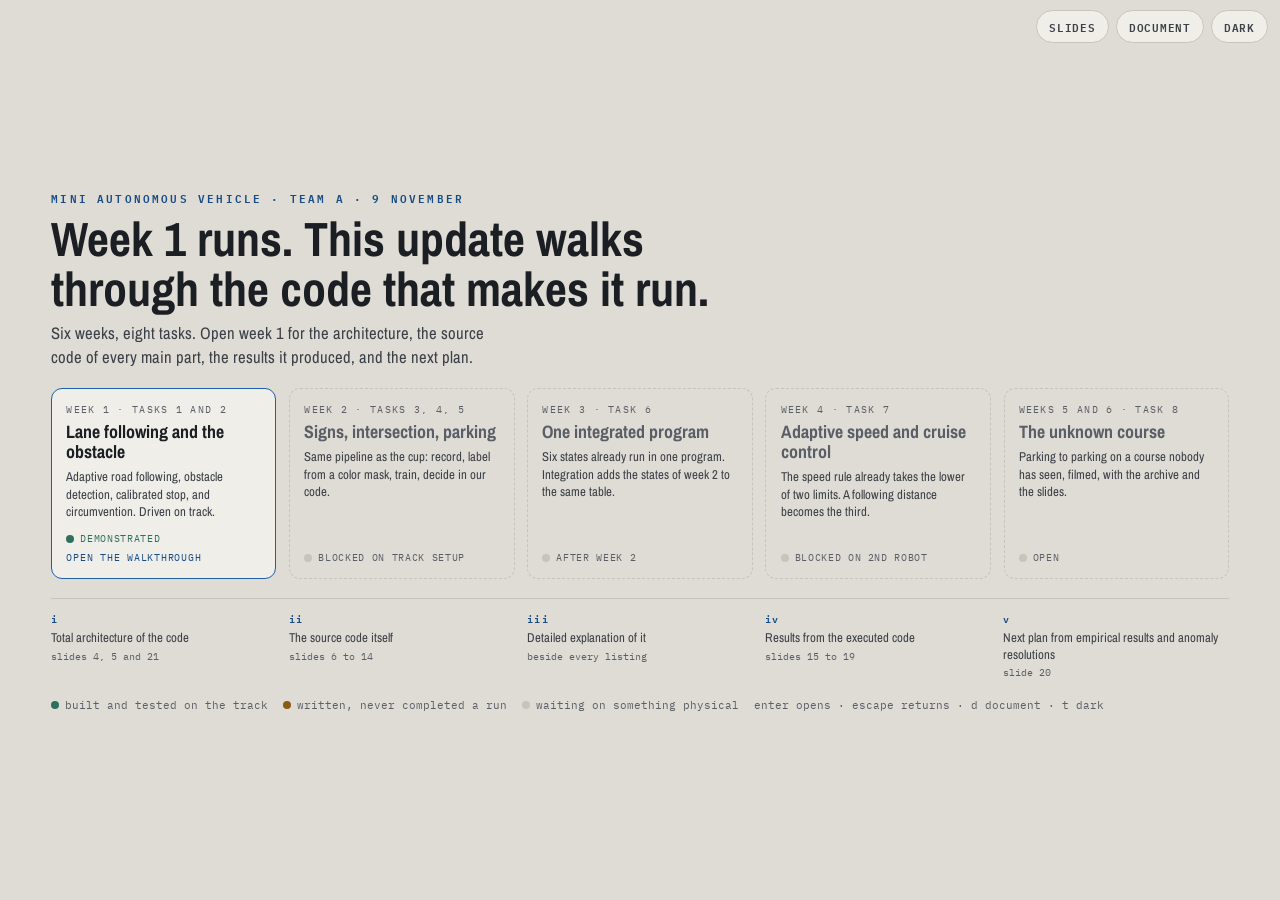
<file: presentation/week2.html>
<!doctype html>
<html lang="en">
<head>
<meta charset="utf-8">
<meta name="viewport" content="width=device-width, initial-scale=1">
<title>JetBot architecture and status</title>
<link rel="preconnect" href="https://fonts.googleapis.com">
<link rel="preconnect" href="https://fonts.gstatic.com" crossorigin>
<link rel="stylesheet" href="https://fonts.googleapis.com/css2?family=Archivo+Narrow:wght@600;700&family=IBM+Plex+Mono:wght@400;600&display=swap">
<style>
/* Tape, locked in design/THEME.md, with the 2026-11-02 contrast amendment. */
:root{
  color-scheme:light;
  --ground:#DEDCD5; --raise:#EFEEE9; --ink:#1B1E23; --muted:#3C4047; --faint:#5A5F67;
  --rule:#C6C4BC; --rule-soft:#D5D3CC;
  --accent:#1E5FA8; --accent-ink:#184B84; --accent-soft:rgba(30,95,168,.12);
  --alarm:#7A2418; --alarm-soft:rgba(122,36,24,.12); --amber:#8A5A16; --amber-soft:rgba(138,90,22,.14);
  --cat1:#9C5120; --cat2:#4C7A8C; --ok:#2F6F5E; --ok-soft:rgba(47,111,94,.14);
  --display:"Archivo Narrow","Arial Narrow",Helvetica,Arial,sans-serif;
  --body:"Archivo Narrow","Arial Narrow",Helvetica,Arial,sans-serif;
  --mono:"IBM Plex Mono",ui-monospace,"Cascadia Mono",Consolas,monospace;
}
:root[data-theme="dark"]{
  color-scheme:dark;
  --ground:#171A1E; --raise:#1F2329; --ink:#EDEBE4; --muted:#A6ACB4; --faint:#8E959E;
  --rule:#343A42; --rule-soft:#2A3037;
  --accent:#7BB2E4; --accent-ink:#9CC6EC; --accent-soft:rgba(123,178,228,.16);
  --alarm:#EE9D86; --alarm-soft:rgba(238,157,134,.16); --amber:#D7A75A; --amber-soft:rgba(215,167,90,.16);
  --cat1:#D79355; --cat2:#86AFC4; --ok:#6FC3A8; --ok-soft:rgba(111,195,168,.16);
}
*{box-sizing:border-box}
html,body{margin:0; padding:0; height:100%}
body{background:var(--ground); color:var(--ink); font-family:var(--body); -webkit-font-smoothing:antialiased}
@media (prefers-reduced-motion:reduce){ *{transition:none !important; animation:none !important} }

.chrome{position:fixed; z-index:50; right:12px; top:10px; display:flex; gap:7px}
.btn{font-family:var(--mono); font-size:11px; font-weight:600; letter-spacing:.07em; text-transform:uppercase;
  color:var(--muted); background:var(--raise); border:1px solid var(--rule); border-radius:999px; padding:6px 12px; cursor:pointer}
.btn:hover{color:var(--ink); border-color:var(--accent)}
.btn:focus-visible{outline:2px solid var(--accent); outline-offset:2px}
.rail{position:fixed; z-index:50; left:0; right:0; bottom:0; height:3px; background:transparent}
.rail i{display:block; height:100%; width:0; background:var(--accent); transition:width .25s ease}
body.map .rail{display:none}

/* ════════ ROADMAP ════════ */
.roadmap{min-height:100%; display:flex; flex-direction:column; justify-content:center; gap:clamp(14px,2.1vh,24px);
  padding:clamp(20px,4vh,46px) clamp(18px,4vw,60px)}
body.slides .roadmap{display:none}
body.doc .roadmap{display:flex; min-height:0; padding:0 0 1.6rem}
.rm-head{display:flex; flex-direction:column; gap:7px}
.rm-eyebrow{font-family:var(--mono); font-size:clamp(10px,.85vw,12px); font-weight:600; letter-spacing:.2em;
  text-transform:uppercase; color:var(--accent-ink)}
.rm-head h1{font-family:var(--display); font-weight:700; font-size:clamp(26px,4vw,48px); line-height:1.04; margin:0; text-wrap:balance}
.rm-head p{margin:0; color:var(--muted); font-size:clamp(13px,1.3vw,17px); max-width:58ch; line-height:1.45}
.cards{display:grid; gap:clamp(9px,1vw,14px); grid-template-columns:repeat(auto-fit,minmax(200px,1fr))}
.card{background:var(--raise); border:1px solid var(--rule); border-radius:11px; padding:clamp(11px,1.1vw,15px);
  display:flex; flex-direction:column; gap:6px; min-width:0; text-align:left; font:inherit; color:inherit; position:relative}
.card .cw{font-family:var(--mono); font-size:10px; letter-spacing:.13em; text-transform:uppercase; color:var(--faint)}
.card h2{font-family:var(--display); font-weight:700; font-size:clamp(15px,1.4vw,19px); line-height:1.12; margin:0}
.card p{margin:0; color:var(--muted); font-size:clamp(12px,1vw,13.5px); line-height:1.38}
.card .state{font-family:var(--mono); font-size:9.5px; letter-spacing:.07em; text-transform:uppercase;
  display:inline-flex; align-items:center; gap:6px; margin-top:auto; padding-top:5px}
.card .state i{width:8px; height:8px; border-radius:50%; display:block}
.card.open{cursor:pointer; border-color:var(--accent)}
.card.open:hover{background:var(--accent-soft)}
.card.open:focus-visible{outline:2px solid var(--accent); outline-offset:2px}
.card.open .state{color:var(--ok)} .card.open .state i{background:var(--ok)}
.card.locked{border-style:dashed; background:transparent}
.card.locked h2{color:var(--faint)}
.card.locked .state{color:var(--faint)}
.card .enter{font-family:var(--mono); font-size:9.5px; letter-spacing:.08em; text-transform:uppercase; color:var(--accent-ink)}
.legendrow{display:flex; flex-wrap:wrap; gap:15px; font-family:var(--mono); font-size:10.5px; color:var(--faint)}
.legendrow span{display:flex; align-items:center; gap:6px}
.legendrow i{width:8px; height:8px; border-radius:50%; display:block}
.i-built{background:var(--ok)} .i-written{background:var(--amber)} .i-open{background:var(--rule)}

/* the five points of the presentation guideline, shown before entering */
.glmap{display:grid; grid-template-columns:repeat(5,minmax(0,1fr)); gap:clamp(8px,.9vw,13px);
  border-top:1px solid var(--rule); padding-top:clamp(9px,1.1vh,14px)}
.glstep{display:flex; flex-direction:column; gap:3px; min-width:0}
.glstep .gi{font-family:var(--mono); font-size:10px; font-weight:600; letter-spacing:.14em; color:var(--accent-ink)}
.glstep .gt{font-size:clamp(11.5px,1vw,13.5px); color:var(--muted); line-height:1.3}
.glstep .gc{font-family:var(--mono); font-size:9.5px; color:var(--faint)}

/* ════════ SLIDES ════════ */
#deck{display:none}
body.slides #deck{display:block; height:100dvh; overflow-y:scroll; scroll-snap-type:y mandatory; scrollbar-width:none}
body.slides #deck::-webkit-scrollbar{display:none}
body.slides section{height:100dvh; scroll-snap-align:start; scroll-snap-stop:always; display:flex; align-items:center; justify-content:center}
.slide{width:min(100vw,177.78vh); aspect-ratio:16/9; container-type:inline-size; position:relative; overflow:hidden;
  background:var(--ground); color:var(--ink)}
.slide::after{content:""; position:absolute; inset:auto 0 0; height:.9cqw; pointer-events:none;
  background:linear-gradient(90deg,var(--accent) 0 38%,transparent 38% 62%,var(--accent) 62% 100%)}
.inner{position:absolute; inset:0; padding:3.6cqw 5cqw 4.6cqw; display:flex; flex-direction:column; gap:1.05cqw}
.spacer{flex:1}

body.doc #deck{display:block; max-width:50rem; margin:0 auto; padding:0 max(1rem,env(safe-area-inset-left,0px)) 4rem}
body.doc section{display:block}
body.doc .slide{width:auto; aspect-ratio:auto; height:auto; container-type:normal; overflow:visible;
  border-top:1px solid var(--rule-soft); padding-top:1.6rem}
body.doc .slide::after{display:none}
body.doc .inner{position:static; padding:0 0 1.2rem; gap:.85rem}
body.doc .spacer{display:none}

.eyebrow{font-family:var(--mono); font-size:1.05cqw; font-weight:600; letter-spacing:.2em; text-transform:uppercase; color:var(--accent-ink)}
h2.sh{font-family:var(--display); font-weight:700; font-size:3.2cqw; line-height:1.06; margin:0; max-width:28ch; text-wrap:balance}
h1.sh{font-family:var(--display); font-weight:700; font-size:4.6cqw; line-height:1.03; margin:0; max-width:24ch; text-wrap:balance}
.slide p{margin:0; color:var(--muted); font-size:1.3cqw; max-width:62ch; line-height:1.4}
.src{font-family:var(--mono); font-size:.95cqw; color:var(--faint); margin:0; max-width:none}
.slide b{color:var(--ink); font-weight:600}
body.doc .eyebrow{font-size:.7rem}
body.doc h1.sh, body.doc h2.sh{max-width:none}
body.doc h1.sh{font-size:1.8rem}
body.doc h2.sh{font-size:1.4rem}
body.doc .slide p{font-size:.95rem; max-width:none}
body.doc .src{font-size:.74rem}

/* guideline tag: which of the professor's five points this slide answers */
.gl{display:flex; align-items:center; gap:.7cqw; font-family:var(--mono); font-size:.9cqw; font-weight:600;
  letter-spacing:.16em; text-transform:uppercase; color:var(--faint)}
.gl i{font-style:normal; color:var(--accent-ink); background:var(--accent-soft); border-radius:.25cqw; padding:.12cqw .5cqw}
body.doc .gl{font-size:.66rem; gap:.4rem}
body.doc .gl i{border-radius:3px; padding:.05rem .3rem}

/* facts */
.facts{display:grid; grid-template-columns:repeat(4,minmax(0,1fr)); gap:1.4cqw}
.fact{display:flex; flex-direction:column; gap:.3cqw; min-width:0}
.fact .n{font-family:var(--display); font-weight:700; font-size:2.9cqw; line-height:1; font-variant-numeric:tabular-nums}
.fact .l{font-family:var(--mono); font-size:.92cqw; color:var(--faint); letter-spacing:.05em; text-transform:uppercase; line-height:1.3}
body.doc .facts{gap:.8rem; grid-template-columns:repeat(2,minmax(0,1fr))}
body.doc .fact .n{font-size:1.5rem}
body.doc .fact .l{font-size:.66rem}

/* status board: one row per task */
.board{display:flex; flex-direction:column; gap:.55cqw}
.brow{display:grid; grid-template-columns:3cqw 1fr 26cqw 13cqw; align-items:center; gap:1.2cqw;
  padding:.5cqw 0; border-bottom:1px solid var(--rule-soft)}
.brow .bn{font-family:var(--mono); font-size:1cqw; color:var(--faint)}
.brow .bt{font-family:var(--display); font-weight:700; font-size:1.5cqw; line-height:1.1}
.brow .bmeter{height:1cqw; background:var(--rule); border-radius:.5cqw; overflow:hidden; position:relative}
.brow .bmeter i{position:absolute; inset:0 auto 0 0; border-radius:.5cqw}
.brow .bs{font-family:var(--mono); font-size:.95cqw; letter-spacing:.05em; text-transform:uppercase; text-align:right}
.s-built i{background:var(--ok)} .s-built .bs{color:var(--ok)}
.s-written i{background:var(--amber)} .s-written .bs{color:var(--amber)}
.s-open i{background:var(--rule)} .s-open .bs{color:var(--faint)}
body.doc .board{gap:.3rem}
body.doc .brow{grid-template-columns:1.6rem 1fr 9rem 6rem; gap:.7rem; padding:.3rem 0}
body.doc .brow .bn{font-size:.72rem}
body.doc .brow .bt{font-size:.95rem}
body.doc .brow .bmeter{height:.5rem; border-radius:.25rem}
body.doc .brow .bmeter i{border-radius:.25rem}
body.doc .brow .bs{font-size:.66rem}

/* week strip */
.week{display:grid; grid-template-columns:repeat(4,minmax(0,1fr)); gap:1.2cqw; position:relative}
.wday{display:flex; flex-direction:column; gap:.5cqw; min-width:0; border-top:.3cqw solid var(--rule); padding-top:.9cqw}
.wday.good{border-top-color:var(--ok)} .wday.bad{border-top-color:var(--alarm)} .wday.now{border-top-color:var(--accent)}
.wday .wd{font-family:var(--mono); font-size:.92cqw; letter-spacing:.1em; text-transform:uppercase; color:var(--faint)}
.wday .wt{font-family:var(--display); font-weight:700; font-size:1.4cqw; line-height:1.12}
.wday .wp{font-size:1.05cqw; color:var(--muted); line-height:1.35}
body.doc .week{grid-template-columns:1fr; gap:.8rem}
body.doc .wday{border-top-width:2px; padding-top:.5rem; gap:.2rem}
body.doc .wday .wd{font-size:.66rem}
body.doc .wday .wt{font-size:.95rem}
body.doc .wday .wp{font-size:.88rem}

/* git activity cards */
.gitgrid{display:grid; grid-template-columns:repeat(3,minmax(0,1fr)); gap:1.2cqw}
.gitcard{background:var(--raise); border:1px solid var(--rule); border-radius:.6cqw; padding:1cqw 1.1cqw; display:flex; flex-direction:column; gap:.5cqw; min-width:0}
.gitcard .gh{display:flex; align-items:center; justify-content:space-between; gap:.6cqw}
.gitcard .gt{font-family:var(--display); font-weight:700; font-size:1.3cqw; line-height:1.15; color:var(--ink)}
.gitcard .gm{font-family:var(--mono); font-size:.82cqw; color:var(--accent-ink); background:var(--accent-soft); padding:.12cqw .4cqw; border-radius:.25cqw; white-space:nowrap}
.gitcard .gb{font-size:.98cqw; color:var(--muted); line-height:1.32; margin:0}
.gitcard .gf{font-family:var(--mono); font-size:.82cqw; color:var(--faint); line-height:1.3; border-top:1px solid var(--rule-soft); padding-top:.45cqw; margin-top:auto}
body.doc .gitgrid{grid-template-columns:1fr; gap:.7rem}
body.doc .gitcard{border-radius:8px; padding:.75rem; gap:.35rem}
body.doc .gitcard .gh{gap:.3rem}
body.doc .gitcard .gt{font-size:.98rem}
body.doc .gitcard .gm{font-size:.66rem; padding:.08rem .3rem}
body.doc .gitcard .gb{font-size:.88rem}
body.doc .gitcard .gf{font-size:.72rem; padding-top:.35rem}

/* failure chains */
.chains{display:flex; flex-direction:column; gap:.8cqw}
.chain{display:grid; grid-template-columns:1fr 1fr 1fr; gap:.7cqw; align-items:stretch}
.cbox{border-radius:.4cqw; padding:.7cqw .9cqw; display:flex; flex-direction:column; gap:.2cqw; min-width:0}
.cbox .cl{font-family:var(--mono); font-size:.82cqw; letter-spacing:.1em; text-transform:uppercase}
.cbox .ct{font-size:1.05cqw; line-height:1.3; color:var(--ink)}
.c-sym{background:var(--alarm-soft)} .c-sym .cl{color:var(--alarm)}
.c-why{background:var(--raise)} .c-why .cl{color:var(--faint)}
.c-fix{background:var(--ok-soft)} .c-fix .cl{color:var(--ok)}
.c-open{background:var(--amber-soft)} .c-open .cl{color:var(--amber)}
body.doc .chains{gap:.6rem}
body.doc .chain{grid-template-columns:1fr; gap:.25rem}
body.doc .cbox{border-radius:6px; padding:.5rem .6rem}
body.doc .cbox .cl{font-size:.62rem}
body.doc .cbox .ct{font-size:.88rem}

/* next steps */
.steps{display:flex; flex-direction:column; gap:.6cqw}
.step{display:grid; grid-template-columns:1.6cqw 1fr 30cqw; gap:1.1cqw; align-items:baseline;
  padding-bottom:.55cqw; border-bottom:1px solid var(--rule-soft)}
.step .sq{width:1.1cqw; height:1.1cqw; border:.18cqw solid var(--faint); border-radius:.2cqw; display:block}
.step.block .sq{border-color:var(--alarm); background:var(--alarm-soft)}
.step .st{font-size:1.25cqw; color:var(--ink); line-height:1.3}
.step .sp{font-family:var(--mono); font-size:.95cqw; color:var(--faint); line-height:1.35}
body.doc .steps{gap:.4rem}
body.doc .step{grid-template-columns:1rem 1fr; gap:.5rem; padding-bottom:.4rem}
body.doc .step .sq{width:.6rem; height:.6rem; border-width:1px; border-radius:2px}
body.doc .step .st{font-size:.92rem}
body.doc .step .sp{font-size:.72rem; grid-column:2}

/* bars */
.bars{display:flex; flex-direction:column; gap:.7cqw}
.bar{display:grid; grid-template-columns:13cqw 1fr 10cqw; align-items:center; gap:1.2cqw}
.bl{font-family:var(--mono); font-size:1cqw; color:var(--muted); text-transform:uppercase; letter-spacing:.06em}
.track{height:1.7cqw; background:var(--rule); border-radius:.3cqw; position:relative; overflow:hidden}
.fill{position:absolute; inset:0 auto 0 0; border-radius:.3cqw}
.bv{font-family:var(--mono); font-size:1cqw; font-variant-numeric:tabular-nums; text-align:right}
.bar.lost .bv{color:var(--alarm); font-weight:600}
.f-base{background:var(--cat1)} .f-ours{background:var(--cat2)} .f-adaptive{background:var(--accent)}
body.doc .bars{gap:.4rem}
body.doc .bar{grid-template-columns:7rem 1fr 4rem; gap:.6rem}
body.doc .bl{font-size:.72rem}
body.doc .track{height:.8rem; border-radius:3px}
body.doc .fill{border-radius:3px}
body.doc .bv{font-size:.74rem}

/* pipeline */
.pipe{display:grid; grid-template-columns:repeat(5,minmax(0,1fr)); gap:1cqw}
.pstep{background:var(--raise); border:1px solid var(--rule); border-radius:.6cqw; padding:1cqw; display:flex; flex-direction:column; gap:.35cqw; min-width:0}
.pstep .pn{font-family:var(--mono); font-size:.88cqw; letter-spacing:.12em; text-transform:uppercase; color:var(--faint)}
.pstep .pt{font-family:var(--display); font-weight:700; font-size:1.35cqw; line-height:1.1}
.pstep .pd{font-size:.95cqw; color:var(--muted); line-height:1.3}
.pstep.mid{border-color:var(--accent)}
.chip{font-family:var(--mono); font-size:.85cqw; background:var(--accent-soft); border-radius:.3cqw; padding:.18cqw .4cqw; margin-top:.2cqw}
body.doc .pipe{grid-template-columns:repeat(2,minmax(0,1fr)); gap:.6rem}
body.doc .pstep{border-radius:8px; padding:.7rem; gap:.15rem}
body.doc .pstep .pn{font-size:.62rem}
body.doc .pstep .pt{font-size:.95rem}
body.doc .pstep .pd{font-size:.78rem}
body.doc .chip{font-size:.64rem; border-radius:3px; padding:.08rem .28rem}

/* model cards */
.models{display:grid; grid-template-columns:repeat(3,minmax(0,1fr)); gap:1.2cqw}
.model{background:var(--raise); border:1px solid var(--rule); border-radius:.6cqw; padding:1.1cqw; display:flex; flex-direction:column; gap:.5cqw; min-width:0}
.model .mt{font-family:var(--display); font-weight:700; font-size:1.5cqw}
.model .mn{font-family:var(--display); font-weight:700; font-size:2.6cqw; line-height:1; font-variant-numeric:tabular-nums; color:var(--accent-ink)}
.model .ml{font-family:var(--mono); font-size:.88cqw; color:var(--faint); letter-spacing:.04em; line-height:1.35}
.model .mw{font-size:1cqw; color:var(--muted); line-height:1.3; border-top:1px solid var(--rule-soft); padding-top:.5cqw; margin-top:auto}
body.doc .models{grid-template-columns:1fr; gap:.6rem}
body.doc .model{border-radius:8px; padding:.7rem; gap:.25rem}
body.doc .model .mt{font-size:.98rem}
body.doc .model .mn{font-size:1.4rem}
body.doc .model .ml{font-size:.68rem}
body.doc .model .mw{font-size:.85rem; padding-top:.35rem}

figure{margin:0; min-height:0; display:flex; flex-direction:column; gap:.5cqw; align-items:center}
figure svg{display:block; width:100%; height:auto; max-height:23cqw; max-width:100%}
figure.wide svg{max-height:18cqw}
.fl{font-family:var(--mono); font-size:.92cqw; color:var(--faint); letter-spacing:.09em; text-transform:uppercase; align-self:flex-start}
body.doc figure{gap:.3rem}
body.doc figure svg, body.doc figure.wide svg{max-height:none}
body.doc .fl{font-size:.64rem}

.tag{font-family:var(--mono); font-size:.88cqw; letter-spacing:.06em; text-transform:uppercase; padding:.22cqw .55cqw; border-radius:.3cqw; display:inline-block}
.t-run{background:var(--ok-soft); color:var(--ok)}
.t-test{background:var(--amber-soft); color:var(--amber)}
.t-open{background:var(--alarm-soft); color:var(--alarm)}
body.doc .tag{font-size:.62rem; padding:.1rem .3rem; border-radius:3px}

/* ════════ CODE SLIDE: real source on the left, numbered notes on the right ════════ */
.codeslide{display:grid; grid-template-columns:1.7fr 1fr; gap:1.6cqw; min-height:0; flex:1}
.codesrc{display:flex; flex-direction:column; gap:.25cqw; min-width:0}
.codesrc pre{margin:0; font-family:var(--mono); font-size:.95cqw; line-height:1.48; color:var(--ink);
  background:var(--raise); border:1px solid var(--rule-soft); border-radius:.35cqw; padding:.8cqw 1cqw; overflow:auto}
.codesrc pre .c{color:var(--faint)}
.codesrc pre.wrapcode{white-space:pre-wrap; padding-left:3.4cqw; text-indent:-2.4cqw}
.slide p.role{font-size:1.15cqw; line-height:1.35; color:var(--muted); margin:0; max-width:none}
.role b{color:var(--ink); font-weight:600}
.cf{font-family:var(--mono); font-size:.85cqw; letter-spacing:.09em; text-transform:uppercase; color:var(--faint)}
.ln{display:inline-block; width:2.4cqw; margin-right:.8cqw; text-align:right; font-size:.82cqw;
  color:var(--faint); user-select:none}
.ln.on{color:var(--accent-ink); font-weight:600}
.notes{list-style:none; margin:0; padding:0; display:flex; flex-direction:column; gap:.8cqw; min-width:0}
.notes li{display:grid; grid-template-columns:2.8cqw 1fr; gap:.7cqw; align-items:start;
  font-size:1.1cqw; line-height:1.36; color:var(--muted)}
.notes b{color:var(--ink); font-weight:600}
.nn{font-family:var(--mono); font-size:.82cqw; font-weight:600; color:var(--accent-ink); background:var(--accent-soft);
  border-radius:.3cqw; height:1.6cqw; display:flex; align-items:center; justify-content:center}
body.doc .codeslide{display:block}
body.doc .codesrc{gap:.3rem; margin-bottom:.7rem}
body.doc .codesrc pre{font-size:.72rem; line-height:1.5; border-radius:4px; padding:.55rem .7rem}
body.doc .codesrc pre.wrapcode{padding-left:1.8rem; text-indent:-1.2rem}
body.doc .slide p.role{font-size:.95rem; max-width:none}
body.doc .cf{font-size:.64rem}
body.doc .ln{width:1.6rem; margin-right:.5rem; font-size:.62rem}
body.doc .notes{gap:.4rem}
body.doc .notes li{grid-template-columns:1.8rem 1fr; gap:.45rem; font-size:.9rem}
body.doc .nn{font-size:.62rem; height:.95rem}

/* ════════ APPENDIX: the full source, document view only ════════ */
.doconly{display:none}
body.doc .doconly{display:block}
.appendix{max-width:50rem; margin:0 auto; padding:2.5rem max(1rem,env(safe-area-inset-left,0px)) 4rem;
  border-top:2px solid var(--rule)}
.appendix h2{font-family:var(--display); font-weight:700; font-size:1.8rem; margin:0 0 .5rem}
.appendix p{color:var(--muted); font-size:.95rem; line-height:1.5; margin:0 0 1.6rem}
.appendix .path{font-family:var(--mono); font-size:.86rem; color:var(--ink)}
.srcfile{margin-bottom:1.8rem}
.srcfile h3{font-family:var(--mono); font-size:.92rem; font-weight:600; margin:0 0 .4rem;
  display:flex; align-items:baseline; gap:.6rem}
.srcfile .fn{font-weight:400; color:var(--faint); font-size:.74rem}
.srcfile pre{margin:0; font-family:var(--mono); font-size:.66rem; line-height:1.5; color:var(--ink);
  background:var(--raise); border:1px solid var(--rule-soft); border-radius:4px; padding:.7rem .4rem;
  overflow-x:auto; white-space:pre}
.srcfile .ln{width:2rem; margin-right:.6rem; font-size:.6rem}

@page{ size:297mm 167mm; margin:0 }
@media print{
  :root, :root[data-theme="dark"]{ color-scheme:light;
    --ground:#DEDCD5; --raise:#EFEEE9; --ink:#1B1E23; --muted:#3C4047; --faint:#5A5F67;
    --rule:#C6C4BC; --rule-soft:#D5D3CC; --accent:#1E5FA8; --accent-ink:#184B84;
    --accent-soft:rgba(30,95,168,.12); --alarm:#7A2418; --alarm-soft:rgba(122,36,24,.12);
    --amber:#8A5A16; --amber-soft:rgba(138,90,22,.14); --cat1:#9C5120; --cat2:#4C7A8C;
    --ok:#2F6F5E; --ok-soft:rgba(47,111,94,.14);
  }
  html,body{height:auto; overflow:visible}
  .chrome,.rail{display:none !important}
  body.map .roadmap{display:flex; height:167mm; overflow:hidden; gap:3mm}
  body.map .legendrow{display:none}  /* keyboard keys mean nothing on paper */
  body.slides #deck, body.map #deck{display:block; height:auto; overflow:visible}
  body.slides section, body.map section{height:167mm; width:297mm; page-break-after:always; break-after:page; display:flex; overflow:hidden}
  body.slides .slide, body.map .slide{width:297mm; height:167mm; aspect-ratio:auto}
  body.doc section{break-inside:avoid-page}
  body.slides .appendix, body.map .appendix{display:none !important}
  .srcfile{break-inside:auto}
  *{-webkit-print-color-adjust:exact; print-color-adjust:exact}
}
</style>
</head>
<body class="map">

<div class="chrome">
  <button class="btn" id="mapbtn" type="button">Roadmap</button>
  <button class="btn" id="modebtn" type="button">Document</button>
  <button class="btn" id="themebtn" type="button">Dark</button>
</div>
<div class="rail"><i id="railfill"></i></div>

<!-- ════════ ROADMAP ════════ -->
<div class="roadmap" id="roadmap">
  <div class="rm-head">
    <div class="rm-eyebrow">Mini autonomous vehicle · team A · 9 November</div>
    <h1>Week 1 runs. This update walks through the code that makes it run.</h1>
    <p>Six weeks, eight tasks. Open week 1 for the architecture, the source code of every main part, the results it produced, and the next plan.</p>
  </div>

  <div class="cards">
    <button class="card open" id="card-w1" type="button">
      <span class="cw">Week 1 · tasks 1 and 2</span>
      <h2>Lane following and the obstacle</h2>
      <p>Adaptive road following, obstacle detection, calibrated stop, and circumvention. Driven on track.</p>
      <span class="state"><i></i>demonstrated</span>
      <span class="enter">Open the walkthrough</span>
    </button>
    <div class="card locked">
      <span class="cw">Week 2 · tasks 3, 4, 5</span>
      <h2>Signs, intersection, parking</h2>
      <p>Same pipeline as the cup: record, label from a color mask, train, decide in our code.</p>
      <span class="state"><i style="background:var(--rule)"></i>blocked on track setup</span>
    </div>
    <div class="card locked">
      <span class="cw">Week 3 · task 6</span>
      <h2>One integrated program</h2>
      <p>Six states already run in one program. Integration adds the states of week 2 to the same table.</p>
      <span class="state"><i style="background:var(--rule)"></i>after week 2</span>
    </div>
    <div class="card locked">
      <span class="cw">Week 4 · task 7</span>
      <h2>Adaptive speed and cruise control</h2>
      <p>The speed rule already takes the lower of two limits. A following distance becomes the third.</p>
      <span class="state"><i style="background:var(--rule)"></i>blocked on 2nd robot</span>
    </div>
    <div class="card locked">
      <span class="cw">Weeks 5 and 6 · task 8</span>
      <h2>The unknown course</h2>
      <p>Parking to parking on a course nobody has seen, filmed, with the archive and the slides.</p>
      <span class="state"><i style="background:var(--rule)"></i>open</span>
    </div>
  </div>

  <div class="glmap">
    <div class="glstep"><span class="gi">i</span><span class="gt">Total architecture of the code</span><span class="gc">slides 4, 5 and 21</span></div>
    <div class="glstep"><span class="gi">ii</span><span class="gt">The source code itself</span><span class="gc">slides 6 to 14</span></div>
    <div class="glstep"><span class="gi">iii</span><span class="gt">Detailed explanation of it</span><span class="gc">beside every listing</span></div>
    <div class="glstep"><span class="gi">iv</span><span class="gt">Results from the executed code</span><span class="gc">slides 15 to 19</span></div>
    <div class="glstep"><span class="gi">v</span><span class="gt">Next plan from empirical results and anomaly resolutions</span><span class="gc">slide 20</span></div>
  </div>

  <div class="legendrow">
    <span><i class="i-built"></i>built and tested on the track</span>
    <span><i class="i-written"></i>written, never completed a run</span>
    <span><i class="i-open"></i>waiting on something physical</span>
    <span>enter opens · escape returns · d document · t dark</span>
  </div>
</div>

<!-- ════════ SLIDES ════════ -->
<div id="deck">

<!-- 1 status board -->
<section>
  <div class="slide"><div class="inner">
    <div class="gl"><i>status</i>where the project stands</div>
    <h1 class="sh">Where the project stands</h1>
    <div class="spacer" style="flex:.3"></div>
    <div class="board" style="flex:none">
      <div class="brow s-built"><span class="bn">W1</span><span class="bt">1 · Adaptive lane following</span><span class="bmeter"><i style="width:100%"></i></span><span class="bs">driven 60 s</span></div>
      <div class="brow s-built"><span class="bn">W1</span><span class="bt">2 · Obstacle detection &amp; stop</span><span class="bmeter"><i style="width:100%"></i></span><span class="bs">3 runs, 35 to 40 cm</span></div>
      <div class="brow s-built"><span class="bn">W1</span><span class="bt">2 · Obstacle circumvention maneuver</span><span class="bmeter"><i style="width:92%"></i></span><span class="bs">14 of 18 passes</span></div>
      <div class="brow s-written"><span class="bn">W3</span><span class="bt">6 · State machine</span><span class="bmeter"><i style="width:65%"></i></span><span class="bs">7 states run</span></div>
      <div class="brow s-open"><span class="bn">W2</span><span class="bt">3, 4, 5 · Signs, intersection, parking</span><span class="bmeter"><i style="width:0%"></i></span><span class="bs">blocked on track setup</span></div>
      <div class="brow s-open"><span class="bn">W4</span><span class="bt">7 · Distance-based cruise control</span><span class="bmeter"><i style="width:8%"></i></span><span class="bs">blocked on 2nd robot</span></div>
      <div class="brow s-open"><span class="bn">W5</span><span class="bt">8 · Final run</span><span class="bmeter"><i style="width:0%"></i></span><span class="bs">open</span></div>
    </div>
    <div class="spacer"></div>
    <p class="src">Green: verified track deployment. Amber: functional code under testing. Grey: blocked on physical track or hardware dependencies.</p>
  </div></div>
</section>

<!-- 2 last week -->
<section>
  <div class="slide"><div class="inner">
    <div class="gl"><i>status</i>what we did since the last demonstration</div>
    <h2 class="sh">Work completed since the last demonstration</h2>
    <div class="spacer" style="flex:.3"></div>
    <div class="week" style="flex:none">
      <div class="wday bad">
        <span class="wd">3 Nov · track, 9 maneuvers</span>
        <span class="wt">5 of 9 completed</span>
        <span class="wp">4 premature triggers; tape-angle termination restricted bypass to calibration straight.</span>
      </div>
      <div class="wday good">
        <span class="wd">8 Nov · track, 3 obstacle sites</span>
        <span class="wt">11 of 12 completed</span>
        <span class="wp">Circumvention trajectory references obstacle geometry, enabling execution on curved track.</span>
      </div>
      <div class="wday good">
        <span class="wd">8 Nov · empirical calibration</span>
        <span class="wt">Metric distance model</span>
        <span class="wp">cup_learn.py: automated incremental calibration (139 stops across 5 track locations; d = 405 / sqrt(A)).</span>
      </div>
      <div class="wday now">
        <span class="wd">9 Nov · track, 18 maneuvers</span>
        <span class="wt">14 of 18 completed</span>
        <span class="wp">Tri-modal recovery architecture (undo historical path, angular sweep, translational search) deployed on lost-lane events.</span>
      </div>
    </div>
    <div class="spacer"></div>
    <p class="src">Documented in DECISIONS.md (OBST6 to OBST9, GAP2, LEARN1, AVOID4, LINE1). Track evaluation runs are archived on video.</p>
  </div></div>
</section>

<!-- 3 git changes -->
<section>
  <div class="slide"><div class="inner">
    <div class="gl"><i>status</i>git repository development (3 Nov to 10 Nov)</div>
    <h2 class="sh">Key capabilities implemented in git over the last week</h2>
    <div class="spacer" style="flex:.2"></div>
    <div class="facts" style="flex:none">
      <div class="fact">
        <span class="n">26 commits</span>
        <span class="l">across 4 active sessions (8a938c9..36c0acd)</span>
      </div>
      <div class="fact">
        <span class="n">139 stops</span>
        <span class="l">automated empirical distance calibration</span>
      </div>
      <div class="fact">
        <span class="n">14 of 18</span>
        <span class="l">obstacle swerves completed on curved track</span>
      </div>
      <div class="fact">
        <span class="n">3 stages</span>
        <span class="l">tri-modal recovery (undo, sweep, search)</span>
      </div>
    </div>
    <div class="spacer" style="flex:.2"></div>
    <div class="gitgrid" style="flex:none">
      <div class="gitcard">
        <div class="gh">
          <span class="gt">Distance Calibration</span>
          <span class="gm">LEARN1 · GAP2</span>
        </div>
        <p class="gb">Replaced neural network distance prediction (which drifted by 28 rows behind pedestrians) with closed-form optical band area regression (d = 405 / sqrt(A)). Programmed an automated self-calibration routine logging 139 stops across 5 track locations to ensure dependable stops at 35 to 40 cm headway.</p>
        <span class="gf">cup_learn.py (automated dataset logger) · cup_distance.py (metric regression)</span>
      </div>
      <div class="gitcard">
        <div class="gh">
          <span class="gt">Closed-Loop Swerve</span>
          <span class="gm">AVOID4 · 4 PHASES</span>
        </div>
        <p class="gb">Replaced open-loop timed swerves with visual boundary marks: outward pivot terminates on lateral obstacle exit, tangential bypass clears obstacle geometry, and curvature arc terminates upon crossing the lane border. Enabled reliable avoidance on curved track, achieving 14 of 18 successful passes.</p>
        <span class="gf">decision.py (sensory phase transitions) · control.py (differential arc velocities)</span>
      </div>
      <div class="gitcard">
        <div class="gh">
          <span class="gt">Tri-Modal Recovery</span>
          <span class="gm">LINE2 · 7 STATES</span>
        </div>
        <p class="gb">Engineered active recovery for lane-loss events instead of aborting to a terminal HALT: rewinds trajectory history (-0.22 throttle), sweeps across angular margins, and executes translational search. Unified into 7 formal states with strict priority cascades, safety watchdogs, and centralized config parameters.</p>
        <span class="gf">find_lane.py (recovery engine) · safety.py (watchdogs) · config.py (constants)</span>
      </div>
    </div>
    <div class="spacer"></div>
    <p class="src">Git commits 8a938c9 to 36c0acd (3 Nov to 10 Nov 2026). 26 commits across autonomy, calibration, recovery, and test toolchain. Documented in DECISIONS.md.</p>
  </div></div>
</section>

<!-- 4 architecture: the module map -->
<section>
  <div class="slide"><div class="inner">
    <div class="gl"><i>i</i>total architecture of the code</div>
    <h2 class="sh">Code architecture: three layers and the driving loop</h2>
    <div class="spacer" style="flex:.15"></div>
    <figure style="flex:none">
      <svg viewBox="0 0 560 236" style="max-height:24cqw" role="img" aria-label="Perception, decision and control inside the driving loop, config underneath, motors outside">
        <defs>
          <marker id="aF" viewBox="0 0 10 10" refX="9" refY="5" markerWidth="6" markerHeight="6" orient="auto"><path d="M0,1 L9,5 L0,9" fill="none" stroke="var(--faint)" stroke-width="1.7"/></marker>
          <marker id="aA" viewBox="0 0 10 10" refX="9" refY="5" markerWidth="6" markerHeight="6" orient="auto"><path d="M0,1 L9,5 L0,9" fill="none" stroke="var(--accent)" stroke-width="1.7"/></marker>
        </defs>
        <g font-family="IBM Plex Mono, monospace" font-size="9">
          <rect x="8" y="16" width="414" height="150" rx="7" fill="none" stroke="var(--accent)" stroke-dasharray="5 4"/>
          <text x="20" y="31" fill="var(--accent-ink)">drive.py · 221 lines · the loop, and the only file that calls set_motors</text>

          <rect x="24" y="62" width="106" height="48" rx="5" fill="var(--raise)" stroke="var(--rule)"/>
          <text x="77" y="81" text-anchor="middle" fill="var(--ink)">perception.py</text>
          <text x="77" y="94" text-anchor="middle" fill="var(--faint)" font-size="8">86 lines</text>
          <text x="77" y="104" text-anchor="middle" fill="var(--muted)" font-size="8">3 models, 2 masks</text>

          <rect x="160" y="62" width="106" height="48" rx="5" fill="var(--raise)" stroke="var(--accent)"/>
          <text x="213" y="81" text-anchor="middle" fill="var(--ink)">decision.py</text>
          <text x="213" y="94" text-anchor="middle" fill="var(--faint)" font-size="8">294 lines</text>
          <text x="213" y="104" text-anchor="middle" fill="var(--muted)" font-size="8">state machine</text>

          <rect x="296" y="62" width="106" height="48" rx="5" fill="var(--raise)" stroke="var(--rule)"/>
          <text x="349" y="81" text-anchor="middle" fill="var(--ink)">control.py</text>
          <text x="349" y="94" text-anchor="middle" fill="var(--faint)" font-size="8">145 lines</text>
          <text x="349" y="104" text-anchor="middle" fill="var(--muted)" font-size="8">steering and speed</text>

          <rect x="446" y="62" width="100" height="48" rx="5" fill="var(--ground)" stroke="var(--muted)"/>
          <text x="496" y="88" text-anchor="middle" fill="var(--ink)">motors</text>
          <text x="496" y="100" text-anchor="middle" fill="var(--faint)" font-size="8">left, right</text>

          <g stroke="var(--faint)" stroke-width="1.7" fill="none" marker-end="url(#aF)">
            <path d="M130,86 L156,86"/><path d="M266,86 L292,86"/>
          </g>
          <path d="M402,86 L442,86" stroke="var(--accent)" stroke-width="1.7" fill="none" marker-end="url(#aA)"/>
          <text x="143" y="56" text-anchor="middle" fill="var(--faint)" font-size="7.5">percept dict</text>
          <text x="279" y="56" text-anchor="middle" fill="var(--faint)" font-size="7.5">one state</text>
          <text x="422" y="56" text-anchor="middle" fill="var(--faint)" font-size="7.5">two speeds</text>
          <path d="M24,46 L24,58" stroke="var(--faint)" stroke-width="1.4" fill="none" marker-end="url(#aF)"/>
          <text x="32" y="50" fill="var(--faint)" font-size="7.5">camera frame</text>

          <rect x="24" y="126" width="378" height="26" rx="4" fill="var(--accent-soft)" stroke="var(--rule-soft)"/>
          <text x="34" y="143" fill="var(--accent-ink)">config.py · 128 tuning values, each with the run that set it. No number lives in the logic</text>
          <g stroke="var(--rule)" stroke-width="1" stroke-dasharray="2 3">
            <path d="M77,110 L77,126"/><path d="M213,110 L213,126"/><path d="M349,110 L349,126"/>
          </g>

          <rect x="8" y="180" width="174" height="44" rx="5" fill="var(--raise)" stroke="var(--alarm)"/>
          <text x="20" y="197" fill="var(--alarm)">safety.py · 91 lines</text>
          <text x="20" y="209" fill="var(--muted)" font-size="8">camera watchdog, battery guard,</text>
          <text x="20" y="219" fill="var(--muted)" font-size="8">motor watchdog</text>
          <rect x="194" y="180" width="174" height="44" rx="5" fill="var(--raise)" stroke="var(--rule)"/>
          <text x="206" y="197" fill="var(--ink)">find_lane.py · 301 lines</text>
          <text x="206" y="209" fill="var(--muted)" font-size="8">tri-modal recovery in discrete</text>
          <text x="206" y="219" fill="var(--muted)" font-size="8">steps with zero motor power between</text>
          <rect x="380" y="180" width="172" height="44" rx="5" fill="var(--raise)" stroke="var(--rule)"/>
          <text x="392" y="197" fill="var(--ink)">vision, lane_mask, cup_mask</text>
          <text x="392" y="209" fill="var(--muted)" font-size="8">deep neural networks and HSV</text>
          <text x="392" y="219" fill="var(--muted)" font-size="8">color masks for metric geometry</text>
        </g>
      </svg>
    </figure>
    <div class="spacer"></div>
    <p><b>3301 lines in 26 Python files, all written by us.</b> The stock NVIDIA notebooks are untouched and used as building blocks only. Data flows one way, and the layers are separated by their imports, not by a comment.</p>
    <p class="src">Provable in one command: grep "^import|^from" perception.py decision.py control.py. Neither decision.py nor control.py imports jetbot, so neither can reach a motor.</p>
  </div></div>
</section>

<!-- 5 architecture: one frame -->
<section>
  <div class="slide"><div class="inner">
    <div class="gl"><i>i</i>total architecture of the code</div>
    <h2 class="sh">Inference and control loop (per-frame)</h2>
    <div class="spacer" style="flex:.3"></div>
    <div class="pipe" style="flex:none">
      <div class="pstep"><span class="pn">1 · camera</span><span class="pt">Frame</span><span class="pd">224 &times; 224 px, nominal 21.6 to 22.8 Hz</span></div>
      <div class="pstep mid"><span class="pn">2 · perception</span><span class="pt">Three models</span><span class="pd">ResNet18, TensorRT</span>
        <span class="chip">lane: visible, x</span><span class="chip">curve: class, side</span><span class="chip">cup: seen, row, x</span></div>
      <div class="pstep"><span class="pn">3 · decision</span><span class="pt">State machine</span><span class="pd">Seven states, deterministic priority evaluation</span></div>
      <div class="pstep"><span class="pn">4 · control</span><span class="pt">Steering and speed</span><span class="pd">Gain-scheduled PD controller with curve feedforward</span></div>
      <div class="pstep"><span class="pn">5 · motors</span><span class="pt">Wheels</span><span class="pd">Protected by battery guard, camera watchdog, and motor watchdog</span></div>
    </div>
    <div class="spacer"></div>
    <p>The lane model runs on every frame. Curvature and obstacle models alternate across frames: evaluating all three concurrently introduced +12 ms control latency per step, inducing steering phase lag.</p>
    <p class="src">Measured in the Task 1 runs: 29.8 ms per step with three models, 21.6 to 22.8 steps per second. TensorRT took one lane pass from 41 ms to 10.6 ms.</p>
  </div></div>
</section>

<!-- 6 drive.py -->
<section>
  <div class="slide"><div class="inner">
    <div class="gl"><i>ii + iii</i>source code · drive.py</div>
    <h2 class="sh">Main control loop: drive.py</h2>
    <p class="role"><b>drive.py orchestrates the control loop.</b> Synchronous frame acquisition, perception telemetry, state arbitration, and actuator output.</p>
    <div class="codeslide">
      <div class="codesrc">
        <div class="cf">drive.py · run() · lines 102 to 197, shortened</div>
<pre><span class="ln">102</span>while time.time() - start &lt; seconds:
<span class="ln on">106</span>    frame = wait_for_new_frame(camera, frame)
<span class="ln on">109</span>    percept = perception.observe(frame)
<span class="ln on">116</span>    previous_state, state = decision.state, decision.update(percept, now)
<span class="ln on">117</span>    if state == LINE_RECOVERY:
<span class="ln">123</span>        result = finder.run(history if followed else (), (-1 if turn &lt; 0 else 1)...
<span class="ln">128</span>        decision.line_recovery_done(result in FOUND, last, result in KEPT_DIRECTION)
<span class="ln">137</span>    lane_seen = percept['lane_visible'] &gt;= config.LANE_VISIBLE_THRESHOLD
<span class="ln">140</span>    if state in FOLLOWING or (state == ROAD_RECOVERY and lane_seen):
<span class="ln on">143</span>        left, right = controller.update(percept['lane_x'], percept['curve_probs'],...
<span class="ln on">147</span>        with watchdog.lock:
<span class="ln">148</span>            robot.set_motors(left, right)
<span class="ln">149</span>        watchdog.feed()
<span class="ln">150</span>    elif state in (OBSTACLE_AVOIDANCE, ROAD_RECOVERY):
<span class="ln on">189</span>except CameraFrozen:
<span class="ln">191</span>except BatteryLow as low:
<span class="ln">193</span>except KeyboardInterrupt:
<span class="ln">195</span>finally:
<span class="ln">196</span>    watchdog.running = False
<span class="ln">197</span>    robot.stop()</pre>
      </div>
      <ol class="notes">
        <li><span class="nn">106</span><span><b>Never a stale image.</b> The camera thread dies silently on a read error and then returns the same array forever; this waits for a new frame object and times out after 0.5 s.</span></li>
        <li><span class="nn">109</span><span><b>Perception only reads.</b> It returns a dictionary of plain numbers and can take no action.</span></li>
        <li><span class="nn">116</span><span><b>Deterministic single state.</b> The main loop delegates all state transitions strictly to the decision layer.</span></li>
        <li><span class="nn">117</span><span><b>Blocking sub-routine for line recovery.</b> find_lane.py executes multi-second step-wise search maneuvers with zero inter-step motor torque, returning recovery status and heading retention.</span></li>
        <li><span class="nn">143</span><span><b>Control translates state into wheel speeds.</b> Each operational state calls its dedicated actuator mapping function.</span></li>
        <li><span class="nn">147</span><span><b>Thread-safe I2C motor bus access.</b> The lock prevents concurrent bus collisions between periodic control writes and asynchronous watchdog shutdowns.</span></li>
        <li><span class="nn">189</span><span><b>Exhaustive exception handling and failsafe shutdown.</b> All termination pathways trigger the finally block to guarantee zero-motor fail-stop.</span></li>
      </ol>
    </div>
  </div></div>
</section>

<!-- 7 perception.py -->
<section>
  <div class="slide"><div class="inner">
    <div class="gl"><i>ii + iii</i>source code · perception.py</div>
    <h2 class="sh">Perception layer: three models, two color masks</h2>
    <p class="role"><b>Perceptual state estimation.</b> Semantic classification via deep neural networks; metric geometry via deterministic color segmentation.</p>
    <div class="codeslide">
      <div class="codesrc">
        <div class="cf">perception.py · observe() · lines 60 to 83, shortened</div>
<pre><span class="ln on">60</span>lane = self.lane_model(image)[0].float()
<span class="ln on">61</span>if self.curve_model is not None and self.frame_count % config.CURVE_EVERY == 0:
<span class="ln on">65</span>if self.obstacle_model is not None and self.frame_count % config.OBSTACLE_EVERY == 1:
<span class="ln on">71</span>return {
<span class="ln">72</span>    'lane_visible': torch.sigmoid(lane[0]).item(),
<span class="ln">73</span>    'lane_x': max(-1.0, min(1.0, lane[1].item())),
<span class="ln">74</span>    'curve_probs': curve_probs,
<span class="ln">75</span>    'curve_dir': curve_dir,
<span class="ln on">80</span>    'lane_aligned': lane_mask.lane_aligned(frame),
<span class="ln">81</span>    'tape_angle': lane_mask.tape_angle(frame),
<span class="ln">83</span>    'cup_bands': [(x / (width / 2.0) - 1.0, row / float(height), pixels)</pre>
        <div class="cf">vision.py · the five model classes become two separate signals</div>
<pre><span class="ln">29</span>def split_curve_probs(probs):
<span class="ln">34</span>    straight, gentle_left, sharp_left, gentle_right, sharp_right = probs
<span class="ln on">35</span>    return [straight, gentle_left + gentle_right, sharp_left + sharp_right],...</pre>
      </div>
      <ol class="notes">
        <li><span class="nn">60</span><span><b>The lane model runs on every frame.</b> Lateral feedback requires minimal latency to maintain closed-loop stability.</span></li>
        <li><span class="nn">61</span><span><b>Curvature classification runs every second frame.</b> Exponential probability smoothing filters single-frame classification jitter.</span></li>
        <li><span class="nn">65</span><span><b>Obstacle model alternates with curve model.</b> Concurrent 3-model execution added 12 ms inference delay, causing lateral oscillations after sharp turns.</span></li>
        <li><span class="nn">71</span><span><b>Pure numeric interface decoupled from PyTorch.</b> Eliminating tensor dependencies enables headless unit testing of the decision engine without a GPU.</span></li>
        <li><span class="nn">80</span><span><b>Deterministic color segmentation for physical geometry:</b> robot heading alignment, road boundary angles, and obstacle band bounding boxes.</span></li>
        <li><span class="nn">35</span><span><b>Decoupled curvature magnitude and direction.</b> Five-class output separates severity (speed target) from sign (-1 to +1 for feedforward), preventing ambiguous steering inputs.</span></li>
      </ol>
    </div>
    <p class="src">Architectural decision HYBRID (DECISIONS.md): neural network distance estimate degraded by up to 28 rows with background clutter; color segmentation remained robust.</p>
  </div></div>
</section>

<!-- 8 state machine diagram -->
<section>
  <div class="slide"><div class="inner">
    <div class="gl"><i>ii + iii</i>source code · the state machine</div>
    <h2 class="sh">State machine: seven states and the avoidance phases</h2>
    <div class="spacer" style="flex:.15"></div>
    <figure class="wide" style="flex:none">
      <div class="fl">Nominal tracking envelope across top, exception handling and recovery transitions below</div>
      <svg viewBox="0 0 560 160" role="img" aria-label="Following, avoidance and recovery across the top; stop, line recovery and halt below">
        <defs>
          <marker id="arG" viewBox="0 0 10 10" refX="9" refY="5" markerWidth="6" markerHeight="6" orient="auto"><path d="M0,1 L9,5 L0,9" fill="none" stroke="var(--faint)" stroke-width="1.7"/></marker>
          <marker id="arR" viewBox="0 0 10 10" refX="9" refY="5" markerWidth="6" markerHeight="6" orient="auto"><path d="M0,1 L9,5 L0,9" fill="none" stroke="var(--alarm)" stroke-width="1.7"/></marker>
        </defs>
        <g font-family="IBM Plex Mono, monospace" font-size="9.5">
          <rect x="6" y="24" width="118" height="36" rx="5" fill="var(--accent-soft)" stroke="var(--accent)"/>
          <text x="65" y="40" text-anchor="middle" fill="var(--ink)">FOLLOWING</text>
          <text x="65" y="53" text-anchor="middle" fill="var(--muted)" font-size="8">and SLOW_DOWN</text>
          <rect x="196" y="24" width="118" height="36" rx="5" fill="var(--raise)" stroke="var(--rule)"/>
          <text x="255" y="40" text-anchor="middle" fill="var(--ink)">AVOIDANCE</text>
          <text x="255" y="53" text-anchor="middle" fill="var(--muted)" font-size="8">four phases, lane ignored</text>
          <rect x="386" y="24" width="118" height="36" rx="5" fill="var(--raise)" stroke="var(--rule)"/>
          <text x="445" y="40" text-anchor="middle" fill="var(--ink)">RECOVERY</text>
          <text x="445" y="53" text-anchor="middle" fill="var(--muted)" font-size="8">back to the center</text>
          <g stroke="var(--faint)" stroke-width="1.7" fill="none" marker-end="url(#arG)">
            <path d="M126,42 L192,42"/><path d="M316,42 L382,42"/><path d="M445,20 L445,8 L65,8 L65,20"/>
          </g>
          <text x="159" y="35" text-anchor="middle" fill="var(--faint)" font-size="8">obstacle in path</text>
          <text x="349" y="35" text-anchor="middle" fill="var(--faint)" font-size="8">done</text>
          <text x="255" y="5" text-anchor="middle" fill="var(--faint)" font-size="8">lane found, aligned, 5 steps</text>

          <rect x="6" y="104" width="118" height="34" rx="5" fill="var(--raise)" stroke="var(--rule)" stroke-dasharray="4 3"/>
          <text x="65" y="120" text-anchor="middle" fill="var(--ink)">STOP</text>
          <text x="65" y="132" text-anchor="middle" fill="var(--muted)" font-size="8">stop-only run mode</text>
          <g stroke="var(--faint)" stroke-width="1.5" fill="none" marker-end="url(#arG)">
            <path d="M34,64 L34,100"/><path d="M78,100 L78,64"/>
          </g>
          <text x="92" y="84" fill="var(--faint)" font-size="7.5">wait, then on</text>

          <rect x="196" y="104" width="150" height="34" rx="5" fill="var(--raise)" stroke="var(--accent)"/>
          <text x="271" y="120" text-anchor="middle" fill="var(--accent-ink)">LINE_RECOVERY</text>
          <text x="271" y="132" text-anchor="middle" fill="var(--muted)" font-size="8">undo, sweep, search · motors off</text>
          <g stroke="var(--faint)" stroke-width="1.7" fill="none" marker-end="url(#arG)">
            <path d="M118,60 L172,60 L172,112 L192,112"/>
            <path d="M192,126 L144,126 L144,74 L104,74 L104,64"/>
          </g>
          <text x="176" y="90" fill="var(--faint)" font-size="7.5">lost</text>
          <text x="124" y="70" text-anchor="middle" fill="var(--faint)" font-size="7.5">found</text>
          <path d="M255,64 L255,100" stroke="var(--faint)" stroke-width="1.7" fill="none" marker-end="url(#arG)"/>
          <text x="262" y="84" fill="var(--faint)" font-size="7.5">phase timeout fallback</text>
          <path d="M445,64 L445,88 L352,88 L352,112 L348,112" stroke="var(--faint)" stroke-width="1.5" fill="none" marker-end="url(#arG)"/>
          <text x="368" y="84" fill="var(--faint)" font-size="7.5">4 s without the lane</text>

          <rect x="418" y="104" width="86" height="34" rx="5" fill="var(--raise)" stroke="var(--alarm)"/>
          <text x="461" y="125" text-anchor="middle" fill="var(--alarm)">HALT</text>
          <path d="M348,121 L414,121" stroke="var(--alarm)" stroke-width="1.7" fill="none" marker-end="url(#arR)"/>
          <text x="381" y="116" text-anchor="middle" fill="var(--alarm)" font-size="7.5">not found</text>
        </g>
      </svg>
    </figure>
    <div class="spacer" style="flex:.2"></div>
    <div class="pipe" style="flex:none; grid-template-columns:repeat(4,minmax(0,1fr))">
      <div class="pstep"><span class="pn">phase 1 · active brake</span><span class="pd">0.1 s reverse pulse followed by 0.3 s dwell. Eliminates rolling inertia before initiating rotation</span></div>
      <div class="pstep"><span class="pn">phase 2 · outward pivot</span><span class="pd">In-place rotation until obstacle exits visual field laterally (nominal ~90 deg yaw change)</span></div>
      <div class="pstep"><span class="pn">phase 3 · bypass arc</span><span class="pd">Tangential feed while obstacle is lateral, followed by differential arc until lane tape traverses robot underside</span></div>
      <div class="pstep"><span class="pn">phase 4 · inward pivot</span><span class="pd">Counter-rotation terminating when lane alignment is restored and lateral offset &le; 0.4</span></div>
    </div>
    <p class="src">All phases feature sensory termination criteria bounded by safety timeouts, compensating for the lack of wheel encoders and IMU. Transition specifications: notebooks/mini_av/STATE_MACHINE.md.</p>
  </div></div>
</section>

<!-- 9 state transitions in code -->
<section>
  <div class="slide"><div class="inner">
    <div class="gl"><i>ii + iii</i>source code · decision.py</div>
    <h2 class="sh">State transitions and circumvention phases</h2>
    <p class="role"><b>decision.py governs state arbitration (Part 1).</b> Evaluates sensory transitions across the four circumvention phases.</p>
    <div class="codeslide">
      <div class="codesrc">
        <div class="cf">decision.py · enter(), lane_gone() and update_avoidance() · lines 32 to 235</div>
<pre><span class="ln on">32</span>AVOID_PHASES = ('brake', 'turn_out', 'arc', 'turn_in')
<span class="ln on">155</span>def enter(self, state, now):
<span class="ln">156</span>    self.state, self.state_since = state, now
<span class="ln on">163</span>def lane_gone(self, now):
<span class="ln">165</span>    self.enter(LINE_RECOVERY if self.line_recovery else HALT, now)
<span class="ln on">202</span>elif self.avoid_phase == 'turn_out':
<span class="ln">203</span>    done = cup_left_view(self.turn_cup_x, band, toward) or (band is None and (
<span class="ln">209</span>elif self.avoid_phase == 'arc':
<span class="ln">210</span>    if cup_in_the_way(band):
<span class="ln">211</span>        self.enter(HALT, now)
<span class="ln on">213</span>    self.go_straight = cup_beside_curve(band, toward) or elapsed &gt;=...
<span class="ln">216</span>    crossed = self.tape_under and percept['tape_row'] &lt; config.TAPE_PAST_ROW
<span class="ln">219</span>    done = (crossed
<span class="ln">225</span>else:
<span class="ln on">226</span>    done = elapsed &gt;= config.TURN_IN_MIN and lane_found(percept,...
<span class="ln">228</span>if done and self.avoid_phase == AVOID_PHASES[-1]:
<span class="ln">232</span>    self.avoid_phase = AVOID_PHASES[AVOID_PHASES.index(self.avoid_phase) + 1]
<span class="ln">234</span>elif elapsed &gt;= limit:
<span class="ln on">235</span>    self.lane_gone(now)</pre>
      </div>
      <ol class="notes">
        <li><span class="nn">32</span><span><b>Ordered tuple defines phase sequence.</b> Monotonic progression via index lookup centralizes sequence modifications.</span></li>
        <li><span class="nn">155</span><span><b>Centralized state transition via enter().</b> Timestamps establish deterministic baselines for timeout checks and debounce filters.</span></li>
        <li><span class="nn">202</span><span><b>Sensory-driven outward pivot termination.</b> Maneuver completes upon obstacle lateral exit; tape angle serves strictly as fallback.</span></li>
        <li><span class="nn">213</span><span><b>Tangential bypass before curvature onset.</b> Prevents premature vehicle turning into obstacle footprint; concludes upon road tape transit beneath chassis.</span></li>
        <li><span class="nn">226</span><span><b>Re-entry requires lane alignment and centering</b> within 0.4 of image center. Parallel heading verification prevents false locks on orthogonal tape intersections.</span></li>
        <li><span class="nn">235</span><span><b>Fault tolerance via recovery escalation.</b> Phase timeouts trigger LINE_RECOVERY rather than immediate non-recoverable HALT.</span></li>
      </ol>
    </div>
    <p class="src">The four phases are the figure on the previous slide; every constant they use is in config.py.</p>
  </div></div>
</section>

<!-- 10 decision.py -->
<section>
  <div class="slide"><div class="inner">
    <div class="gl"><i>ii + iii</i>source code · decision.py</div>
    <h2 class="sh">Decision layer: priority order in decision.py</h2>
    <p class="role"><b>Deterministic priority arbitration.</b> Evaluated synchronously per frame; highest-priority safety condition pre-empts tracking.</p>
    <div class="codeslide">
      <div class="codesrc">
        <div class="cf">decision.py · update() · lines 239 to 293, shortened</div>
<pre><span class="ln on">239</span>if self.state in (HALT, LINE_RECOVERY):
<span class="ln">240</span>    return self.state
<span class="ln on">241</span>if self.state == OBSTACLE_AVOIDANCE:
<span class="ln">242</span>    self.update_avoidance(percept, now)
<span class="ln">243</span>    return self.state
<span class="ln on">244</span>if self.state == ROAD_RECOVERY:
<span class="ln">245</span>    self.centered_frames = self.centered_frames + 1 if lane_found(percept) else 0
<span class="ln">246</span>    if self.centered_frames &gt;= config.RECOVER_FRAMES:
<span class="ln">249</span>        self.enter(ROAD_FOLLOWING, now)
<span class="ln">250</span>    elif now - self.state_since &gt; config.RECOVER_TIMEOUT:
<span class="ln">251</span>        self.lane_gone(now)
<span class="ln on">254</span>close = cup_close(percept)
<span class="ln">255</span>self.close_frames = self.close_frames + 1 if close else 0
<span class="ln">269</span>elif self.close_frames &gt;= config.OBSTACLE_FRAMES:
<span class="ln">270</span>    self.enter(OBSTACLE_AVOIDANCE, now)
<span class="ln on">276</span>if self.state == ROAD_FOLLOWING and (p_sharp &gt; config.SLOW_DOWN_ENTER or near):
<span class="ln">277</span>    self.enter(SLOW_DOWN, now)
<span class="ln on">292</span>if now - self.lost_since &gt;= config.LANE_LOST_TIMEOUT:
<span class="ln">293</span>    self.lane_gone(now)</pre>
      </div>
      <ol class="notes">
        <li><span class="nn">239</span><span><b>Deterministic priority cascade.</b> Sequential conditional evaluation guarantees critical safety conditions (obstacles) pre-empt lower-priority tracking (curves).</span></li>
        <li><span class="nn">241</span><span><b>Exclusive state ownership during maneuvers.</b> Obstacle circumvention suppresses nominal lane following until sensory or timeout completion.</span></li>
        <li><span class="nn">244</span><span><b>Conservative re-engagement qualification.</b> Demands 5 consecutive frames with centered position and parallel heading to preclude out-of-bounds latching.</span></li>
        <li><span class="nn">254</span><span><b>Four-frame temporal debounce.</b> Given alternating model execution, four frames guarantee two independent affirmative obstacle detections.</span></li>
        <li><span class="nn">276</span><span><b>Schmitt-trigger hysteresis on speed transitions.</b> Enters on P(sharp) &gt;= 0.5 and exits below 0.3 to prevent limit-cycle chatter.</span></li>
        <li><span class="nn">292</span><span><b>0.5 s tracking persistence window.</b> Bridges brief line dropouts without state change; sustained loss initiates active recovery.</span></li>
      </ol>
    </div>
  </div></div>
</section>

<!-- 11 control.py -->
<section>
  <div class="slide"><div class="inner">
    <div class="gl"><i>ii + iii</i>source code · control.py</div>
    <h2 class="sh">Control layer: PD steering and adaptive speed</h2>
    <p class="role"><b>control.py is the hands, first half.</b> Lane position in, a steering value and a speed out.</p>
    <div class="codeslide">
      <div class="codesrc">
        <div class="cf">control.py · update() and wheels() · lines 71 to 144, shortened</div>
<pre><span class="ln on">71</span>self.lane_x += config.LANE_SMOOTHING * (lane_x - self.lane_x)
<span class="ln on">74</span>self.d_lane_x += config.D_SMOOTHING * (self.lane_x - self.d_lane_x)
<span class="ln">75</span>change = 0.0 if self.last_error is None else (self.d_lane_x - self.last_error) / dt
<span class="ln on">78</span>self.integral += self.lane_x * dt - self.integral * dt / config.STEERING_I_LEAK
<span class="ln">79</span>integral_part = max(-config.STEERING_I_MAX, min(config.STEERING_I_MAX,...
<span class="ln on">82</span>schedule = config.STEERING_REF_SPEED / max(self.speed, config.STEERING_REF_SPEED)
<span class="ln on">83</span>wanted = (schedule * (config.STEERING_KP * self.lane_x + config.STEERING_KD * change)...
<span class="ln">84</span>          + self.feedforward(curve_probs, curve_dir))
<span class="ln on">85</span>self.steering = limit_change(wanted, self.steering, config.STEERING_RATE,...
<span class="ln on">87</span>target = self.target_speed(curve_probs, self.lane_x)
<span class="ln">90</span>self.speed = limit_change(target, self.speed, config.SPEED_UP_RATE,...
<span class="ln on">143</span>left = self.speed + self.steering + config.MOTOR_TRIM
<span class="ln">144</span>right = self.speed - self.steering - config.MOTOR_TRIM</pre>
      </div>
      <ol class="notes">
        <li><span class="nn">71</span><span><b>Proportional gain on instantaneous error.</b> Low-pass filtering lateral error introduced uncompensated phase lag and overshoot, so weight is 1.0.</span></li>
        <li><span class="nn">74</span><span><b>Derivative damping on smoothed signal.</b> Finite-difference differentiation of raw detections amplified frame noise into actuator jitter.</span></li>
        <li><span class="nn">78</span><span><b>Anti-windup leaky integrator.</b> Accumulates error in curves, decays on straights; zeroed today, as Ki = 0.25 induced instability.</span></li>
        <li><span class="nn">82</span><span><b>Velocity-dependent gain scheduling.</b> Control gains inversely scale with forward velocity to maintain uniform closed-loop pole placement.</span></li>
        <li><span class="nn">83</span><span><b>Model-based curvature feedforward.</b> Supplies a steady steering bias without a large tracking error; its direction comes from the classifier.</span></li>
        <li><span class="nn">85</span><span><b>Actuator slew-rate limiter.</b> Caps the steering gradient at 2.0/s, so a single-frame outlier cannot jerk the wheels.</span></li>
        <li><span class="nn">87</span><span><b>Multi-constraint velocity arbitration.</b> Speed is the infimum of the curvature and lateral-error limits, extensible to headway control.</span></li>
        <li><span class="nn">143</span><span><b>Empirical actuator trim compensation.</b> Fixed offset (-0.01 left, +0.01 right) cancels intrinsic chassis and gearbox asymmetry.</span></li>
      </ol>
    </div>
  </div></div>
</section>

<!-- 12 what each state commands -->
<section>
  <div class="slide"><div class="inner">
    <div class="gl"><i>ii + iii</i>source code · control.py</div>
    <h2 class="sh">Control layer: what each state commands</h2>
    <p class="role"><b>State-to-actuator mapping.</b> Operational states execute dedicated open- or closed-loop velocity profiles.</p>
    <div class="codeslide">
      <div class="codesrc">
        <div class="cf">control.py · one command function per state · lines 38 to 139, shortened</div>
<pre><span class="ln on">38</span>def target_speed(self, curve_probs, lane_x):
<span class="ln">44</span>    model_speed = sum(p * v for p, v in zip(curve_probs, SPEEDS))
<span class="ln on">48</span>    return min(model_speed, steering_speed)
<span class="ln on">106</span>def avoid(self, phase, side, elapsed):
<span class="ln">113</span>    if phase == 'brake':
<span class="ln">114</span>        return self.stop(phase, elapsed)
<span class="ln on">115</span>    if phase == 'pass':
<span class="ln">116</span>        return config.ARC_STRAIGHT, config.ARC_STRAIGHT
<span class="ln">117</span>    toward = -1.0 if side == 'left' else 1.0
<span class="ln">118</span>    if phase == 'arc':
<span class="ln on">119</span>        outer, inner = config.ARC_WHEELS
<span class="ln">120</span>        return (inner, outer) if toward &gt; 0 else (outer, inner)
<span class="ln">121</span>    spin = toward * turn_speed(elapsed)
<span class="ln">122</span>    return spin, -spin
<span class="ln on">124</span>def stop(self, phase, elapsed):
<span class="ln">127</span>    if phase == 'back':
<span class="ln">128</span>        return -config.BACKUP_SPEED, -config.BACKUP_SPEED
<span class="ln">129</span>    if phase == 'brake' and elapsed &lt; config.BRAKE[1]:
<span class="ln">130</span>        return -config.BRAKE[0], -config.BRAKE[0]
<span class="ln on">133</span>def recover(self, side):
<span class="ln">139</span>    return self.wheels()</pre>
      </div>
      <ol class="notes">
        <li><span class="nn">48</span><span><b>Arbitration architecture matches Task 7.</b> Velocity target is the infimum of curvature-limited speed and lateral tracking speed; headway distance seamlessly integrates as a third bound.</span></li>
        <li><span class="nn">106</span><span><b>Decoupled maneuver execution.</b> Decision layer governs phase sequencing and termination; control layer executes open-loop wheel profiles per phase.</span></li>
        <li><span class="nn">115</span><span><b>Tangential bypass extension.</b> Symmetric wheel velocity past obstacle perimeter prevents early inward yaw from causing vehicle side-collisions.</span></li>
        <li><span class="nn">119</span><span><b>Empirically tuned differential arc velocities (0.36, 0.31).</b> Motor deadband (~0.24) necessitated empirical velocity pairs to maintain target radius.</span></li>
        <li><span class="nn">124</span><span><b>Active counter-torque braking pulse.</b> DC motor driver coasts at zero command; 0.1 s reverse pulse actively dissipates kinetic energy.</span></li>
        <li><span class="nn">133</span><span><b>Low-speed centering recovery.</b> Gentle angular velocity at minimum effective throttle smoothly re-establishes lane acquisition.</span></li>
      </ol>
    </div>
  </div></div>
</section>

<!-- 13 config.py and safety.py -->
<section>
  <div class="slide"><div class="inner">
    <div class="gl"><i>ii + iii</i>source code · config.py and safety.py</div>
    <h2 class="sh">Configuration constants and safety guards</h2>
    <p class="role"><b>Centralized parameter repository (config.py) and hardware safety watchdogs (safety.py).</b> Tuning constants are decoupled from control logic; safety guards run asynchronously.</p>
    <div class="codeslide">
      <div class="codesrc">
        <div class="cf">config.py · 5 of 128 values</div>
<pre class="wrapcode"><span class="ln">18</span>STEERING_KP = 0.15      <span class="c"># wheel speed difference per unit of lane_x (0.35 and a cubic term made the robot swing)</span>
<span class="ln">37</span>MOTOR_TRIM = -0.01      <span class="c"># added to the left wheel, subtracted from the right; positive corrects a drift to the left.</span>
<span class="ln">63</span>CUP_SIZE_CM = 405.0
<span class="ln">67</span>OBSTACLE_CM = 40.0         <span class="c"># a cup in the lane this close is the trigger. At 0.31 and braked the robot still rolls on</span>
<span class="ln">109</span>ARC_WHEELS = (0.36, 0.31)  <span class="c"># outer and inner wheel in the curve around the cup. A wheel moves only above about 0.24 and</span></pre>
        <div class="cf">safety.py · the numbers every driving program shares</div>
<pre class="wrapcode"><span class="ln">8</span>MOTOR_TIMEOUT = 0.25  <span class="c"># seconds without a motor update before the watchdog stops the motors (the loop stalled up to 1.1 s)</span>
<span class="ln">9</span>STALE_TIMEOUT = 0.5  <span class="c"># seconds without a new camera frame before the robot stops (the camera froze on 2026-09-20)</span>
<span class="ln">12</span>MIN_START_VOLTAGE = 11.4  <span class="c"># volts at rest (about 50 %) needed to start driving</span></pre>
      </div>
      <ol class="notes">
        <li><span class="nn">18</span><span><b>Centralized configuration repository.</b> All algorithmic thresholds and parameters are externalized, ensuring parameter tuning requires zero logic changes.</span></li>
        <li><span class="nn">37</span><span><b>Empirical provenance documentation.</b> Every constant references specific test runs, validating design choices and supporting systematic rollbacks.</span></li>
        <li><span class="nn">63</span><span><b>Calibrated metric distance estimation.</b> Obstacle distance follows d = 405 / sqrt(A) (cm), calibrated on 139 empirical robot stops across multiple track locations.</span></li>
        <li><span class="nn">8</span><span><b>Four-tier hardware safety watchdog:</b> pre-drive/under-load battery monitoring, 0.5 s camera frame heartbeat, 0.25 s motor update deadline, and unconditional failsafe stop.</span></li>
      </ol>
    </div>
    <p class="src">Safety watchdogs are mandatory across all operational software, preventing open-loop runaway execution in the event of camera pipeline failure.</p>
  </div></div>
</section>

<!-- 14 the learning pipeline -->
<section>
  <div class="slide"><div class="inner">
    <div class="gl"><i>ii + iii</i>source code · the learning pipeline</div>
    <h2 class="sh">Model training pipeline and offline validation</h2>
    <p class="role"><b>Supervised ML pipeline lifecycle.</b> Autonomous data collection, mask-based ground truth generation, and offline replay benchmarks.</p>
    <div class="spacer" style="flex:.2"></div>
    <div class="pipe" style="flex:none">
      <div class="pstep"><span class="pn">1 · record</span><span class="pt">auto_record.py</span><span class="pd">Autonomous data acquisition via color-mask tracking; no teleoperation bias</span></div>
      <div class="pstep"><span class="pn">2 · label</span><span class="pt">02_auto_label.py</span><span class="pd">Automated labeling: segmentation masks generate labels.csv and contact sheets</span></div>
      <div class="pstep mid"><span class="pn">3 · train</span><span class="pt">03_train.py</span><span class="pd">ResNet18 transfer learning per task; session-disjoint partitioning</span></div>
      <div class="pstep"><span class="pn">4 · convert</span><span class="pt">03_convert_trt.py</span><span class="pd">FP16 TensorRT compilation yields ~6x acceleration, fitting the 30 ms budget</span></div>
      <div class="pstep"><span class="pn">5 · judge</span><span class="pt">replay.py</span><span class="pd">Offline closed-loop replay benchmark evaluated per track sector and direction</span></div>
    </div>
    <div class="spacer" style="flex:.2"></div>
    <div class="codesrc" style="flex:none">
      <div class="cf">03_train.py · main() · session-disjoint train/val split (prevents temporal data leakage)</div>
<pre><span class="ln on">196</span>val = [r for r in rows if any(v in r[1] for v in args.val)]
<span class="ln">197</span>train = [r for r in rows if not any(v in r[1] for v in args.val)]</pre>
      <div class="cf">vision.py · one network, a new last layer per task</div>
<pre><span class="ln">38</span>def build_model(task, pretrained=False):
<span class="ln on">40</span>    model = torchvision.models.resnet18(pretrained=pretrained)
<span class="ln on">41</span>    model.fc = torch.nn.Linear(512, TASK_OUTPUTS[task])</pre>
    </div>
    <p>Entire recording sessions are partitioned into validation sets, never individual frames. Contiguous frames exhibit high temporal auto-correlation; random frame-wise splitting yields artificially optimistic validation metrics due to data leakage.</p>
    <p class="src">Three models trained via this protocol: lane (2458 frames), curve (3276), obstacle (3147). Ground-truth labels derive from color masks; reported accuracies quantify mask agreement.</p>
  </div></div>
</section>

<!-- 15 model results -->
<section>
  <div class="slide"><div class="inner">
    <div class="gl"><i>iv</i>results · the models</div>
    <h2 class="sh">Perception model performance and known limitations</h2>
    <div class="spacer" style="flex:.3"></div>
    <div class="models" style="flex:none">
      <div class="model">
        <span class="mt">lane</span>
        <span class="mn">99.6 %</span>
        <span class="ml">detection accuracy · center MAE = 0.022 · 2458 training frames</span>
        <span class="mw">Detection rate drops to 45% when obstacle is within 18-25 cm due to visual occlusion.</span>
      </div>
      <div class="model">
        <span class="mt">curve</span>
        <span class="mn">88.6 %</span>
        <span class="ml">5-class accuracy · zero lateral confusion (left vs. right) · 3276 frames</span>
        <span class="mw">6 of 37 sharp curves misclassified as gentle, causing delayed feedforward steering activation.</span>
      </div>
      <div class="model">
        <span class="mt">cup</span>
        <span class="mn">98.1 %</span>
        <span class="ml">detection rate up to 50 cm · 0.4 % false positive rate · 3147 training frames</span>
        <span class="mw">71 % sensitivity at 60-73 cm; regression distance rejected in favor of optical band area.</span>
      </div>
    </div>
    <div class="spacer"></div>
    <p>Identified boundary limitations govern the architectural separation: semantic feature extraction is learned; safety-critical geometry is deterministically calculated.</p>
    <p class="src">The first two from whole laps held out of training (models/*.json). The cup model re-measured on 4629 single recorded frames, 8 November, against the cup mask.</p>
  </div></div>
</section>

<!-- 16 task 1 result -->
<section>
  <div class="slide"><div class="inner">
    <div class="gl"><i>iv</i>results · task 1</div>
    <h2 class="sh">Task 1 results: adaptive lane following, 60 s runs</h2>
    <div class="spacer" style="flex:.25"></div>
    <div class="bars" style="flex:none">
      <div class="bar lost"><span class="bl">stock, cw</span><span class="track"><i class="fill f-base" style="width:34.2%"></i></span><span class="bv">20.5 s</span></div>
      <div class="bar lost"><span class="bl">stock, cw</span><span class="track"><i class="fill f-base" style="width:34.0%"></i></span><span class="bv">20.4 s</span></div>
      <div class="bar lost"><span class="bl">ours, ccw</span><span class="track"><i class="fill f-ours" style="width:18.2%"></i></span><span class="bv">10.9 s</span></div>
      <div class="bar"><span class="bl">ours, cw</span><span class="track"><i class="fill f-ours" style="width:100%"></i></span><span class="bv">60.0 s</span></div>
      <div class="bar"><span class="bl">adaptive, ccw</span><span class="track"><i class="fill f-adaptive" style="width:100%"></i></span><span class="bv">60.0 s</span></div>
      <div class="bar"><span class="bl">adaptive, cw</span><span class="track"><i class="fill f-adaptive" style="width:100%"></i></span><span class="bv">60.0 s</span></div>
    </div>
    <div class="spacer"></div>
    <p>Run duration benchmarked against 60 s threshold. Red indicates premature track departure. Model-based curvature feedforward successfully negotiated the sharp curve sector.</p>
    <p class="src">Six benchmark runs (20-21 Sep). Tracking error standard deviation: stock 0.150/0.126, baseline PD 0.087, adaptive 0.099. Benchmarking with latest codebase is pending.</p>
  </div></div>
</section>

<!-- 17 cup stop -->
<section>
  <div class="slide"><div class="inner" style="gap:1.1cqw">
    <div class="gl"><i>iv</i>results · task 2: distance-gated stop</div>
    <h2 class="sh" style="max-width:38ch">Obstacle detection and distance-gated stop <span class="tag t-run">3 runs, 35 to 40 cm</span></h2>
    <div class="spacer" style="flex:.1"></div>
    <figure class="wide" style="flex:none">
      <div class="fl">Distance from the size of the red band, not from its position</div>
      <svg viewBox="0 0 560 128" role="img" aria-label="A near and a far cup, the band width in pixels, and the three distance thresholds" style="max-height:11cqw">
        <rect x="14" y="10" width="190" height="104" fill="var(--raise)" stroke="var(--rule)"/>
        <text x="22" y="24" font-family="IBM Plex Mono, monospace" font-size="8.5" fill="var(--faint)">camera image</text>
        <rect x="52" y="54" width="54" height="40" rx="3" fill="var(--raise)" stroke="var(--muted)"/>
        <rect x="52" y="68" width="54" height="15" fill="var(--alarm)"/>
        <rect x="146" y="46" width="22" height="17" rx="2" fill="var(--raise)" stroke="var(--muted)"/>
        <rect x="146" y="52" width="22" height="6" fill="var(--alarm)"/>
        <g font-family="IBM Plex Mono, monospace" font-size="8" fill="var(--muted)">
          <text x="79" y="106" text-anchor="middle">near: many pixels</text>
          <text x="157" y="40" text-anchor="middle">far: few</text>
        </g>
        <g font-family="IBM Plex Mono, monospace" font-size="9.5">
          <text x="222" y="40" fill="var(--ink)">cm = 405 / sqrt(band pixels)</text>
          <text x="222" y="54" fill="var(--faint)" font-size="8.5">fitted on 139 automated empirical calibration stops</text>
        </g>
        <g stroke="var(--rule)" stroke-width="1.4"><path d="M240,74 L540,74"/></g>
        <g font-family="IBM Plex Mono, monospace" font-size="8.5">
          <g stroke="var(--amber)" stroke-width="2.4"><path d="M470,68 L470,80"/></g>
          <text x="470" y="94" text-anchor="middle" fill="var(--amber)">65 cm</text>
          <text x="470" y="105" text-anchor="middle" fill="var(--faint)">slow</text>
          <g stroke="var(--ok)" stroke-width="2.4"><path d="M430,68 L430,80"/></g>
          <text x="430" y="94" text-anchor="middle" fill="var(--ok)">60 cm</text>
          <text x="430" y="105" text-anchor="middle" fill="var(--faint)">clear</text>
          <g stroke="var(--alarm)" stroke-width="2.4"><path d="M330,68 L330,80"/></g>
          <text x="330" y="94" text-anchor="middle" fill="var(--alarm)">40 cm</text>
          <text x="330" y="105" text-anchor="middle" fill="var(--faint)">stop</text>
          <g stroke="var(--alarm)" stroke-width="2.4"><path d="M262,68 L262,80"/></g>
          <text x="262" y="94" text-anchor="middle" fill="var(--alarm)">20 cm</text>
          <text x="262" y="105" text-anchor="middle" fill="var(--faint)">back up</text>
          <text x="246" y="68" fill="var(--faint)">closer</text>
        </g>
      </svg>
    </figure>
    <div class="codesrc" style="flex:none">
      <div class="cf">decision.py · band_cm() measures, cup_ahead() places it, cup_close() decides</div>
<pre><span class="ln">39</span>return 0.0 if band[1] &gt;= config.BAND_CUT_ROW else config.CUP_SIZE_CM / math.sqrt(band[2])
<span class="ln">48</span>    if abs(band[0]) &lt; config.CUP_DEAD_AHEAD or (lane_seen and abs(band[0] -...
<span class="ln">57</span>return (percept[&#39;cup_visible&#39;] &gt;= config.OBSTACLE_VISIBLE_THRESHOLD
<span class="ln">58</span>        and cup is not None and band_cm(cup) &lt;= config.OBSTACLE_CM)</pre>
    </div>
    <p style="max-width:84ch">Classification model confirms obstacle presence, optical band area computes metric distance, and horizontal centroid confirms path obstruction. Path-centered obstacles trigger safety stops even during lane loss, mitigating visual occlusion.</p>
    <p class="src">Live evaluation runs stop_s1d2_1-3 (5 Nov) in stop-only mode: repeatable braking distances of 35-40 cm after recovery pulse. Unbraked baseline at 27 cm resulted in 10 cm vehicle stopping distance.</p>
  </div></div>
</section>

<!-- 18 around the cup -->
<section>
  <div class="slide"><div class="inner">
    <div class="gl"><i>iv</i>results · task 2: obstacle circumvention</div>
    <h2 class="sh">Obstacle circumvention and lane recovery <span class="tag t-run">14 of 18 on 9 November</span></h2>
    <div class="spacer" style="flex:.15"></div>
    <figure class="wide" style="flex:none">
      <div class="fl">The intended path · top view, inside of the oval</div>
      <svg viewBox="0 0 560 196" role="img" aria-label="Quarter turn off the lane, one curve around the cup, quarter turn back">
        <rect x="0" y="54" width="560" height="112" fill="var(--raise)"/>
        <g stroke="var(--cat2)" stroke-width="5" stroke-linecap="round">
          <path d="M8,60 L552,60"/><path d="M8,160 L552,160"/>
        </g>
        <text x="14" y="50" fill="var(--faint)" font-family="IBM Plex Mono, monospace" font-size="8.5">inside of the oval</text>
        <circle cx="280" cy="110" r="12" fill="var(--alarm)"/>
        <circle cx="280" cy="110" r="74" fill="none" stroke="var(--alarm)" stroke-width="1" stroke-dasharray="3 5" opacity=".45"/>
        <text x="280" y="131" text-anchor="middle" font-family="IBM Plex Mono, monospace" font-size="8.5" fill="var(--muted)">cup</text>
        <path d="M20,110 L206,110" fill="none" stroke="var(--accent)" stroke-width="3.4"/>
        <path d="M206,110 A 74,74 0 0 1 354,110" fill="none" stroke="var(--accent)" stroke-width="3.4"/>
        <path d="M354,110 L540,110" fill="none" stroke="var(--accent)" stroke-width="3.4"/>
        <g font-family="IBM Plex Mono, monospace" font-size="9" fill="var(--ink)">
          <text x="198" y="94" text-anchor="end">90 deg pivot</text>
          <text x="362" y="94">90 deg return pivot</text>
        </g>
        <g font-family="IBM Plex Mono, monospace" font-size="9" fill="var(--faint)">
          <text x="280" y="30" text-anchor="middle">tangential bypass &rarr; differential arc (0.36, 0.31)</text>
          <text x="110" y="126" text-anchor="middle">lane following</text>
          <text x="452" y="126" text-anchor="middle">lane following</text>
          <text x="206" y="188" text-anchor="middle" font-size="8">terminates on lateral obstacle exit</text>
          <text x="354" y="188" text-anchor="middle" font-size="8">terminates on aligned lane re-entry</text>
        </g>
        <g stroke="var(--faint)" stroke-width="1" opacity=".7">
          <path d="M206,118 L206,178"/><path d="M354,118 L354,178"/>
        </g>
      </svg>
    </figure>
    <div class="spacer"></div>
    <p>Circumvention trajectory references obstacle frame rather than lane geometry: initial pivot terminates upon lateral obstacle exit, followed by tangential bypass before arc initiation. This decouples maneuver execution from track curvature.</p>
    <p class="src">Runs line2_1 to line2_5, 9 November: 14 of 18 completed lane re-entries (vs. 11 of 12 on 8 November). Three failures resulted from 3.9 s arc timeouts prior to visual lane re-acquisition. Obstacle contact unverified.</p>
  </div></div>
</section>

<!-- 19 failures -->
<section>
  <div class="slide"><div class="inner">
    <div class="gl"><i>iv</i>results · failures and their causes</div>
    <h2 class="sh">Root cause analysis and anomaly resolutions</h2>
    <div class="spacer" style="flex:.2"></div>
    <div class="chains" style="flex:none">
      <div class="chain">
        <div class="cbox c-sym"><span class="cl">what we saw</span><span class="ct">Premature circumvention trigger at 50 cm distance</span></div>
        <div class="cbox c-why"><span class="cl">cause</span><span class="ct">Obstacle model distance prediction exhibited errors up to 28 rows in presence of background pedestrian features</span></div>
        <div class="cbox c-fix"><span class="cl">fix, and it held</span><span class="ct">Metric distance calculated from optical band area (d = 405 / sqrt(A)). 11 of 12 maneuvers succeeded on 8 Nov</span></div>
      </div>
      <div class="chain">
        <div class="cbox c-sym"><span class="cl">what we saw</span><span class="ct">Circumvention maneuver failed outside calibration straight</span></div>
        <div class="cbox c-why"><span class="cl">cause</span><span class="ct">Maneuver termination relied on absolute tape angles, which are non-stationary on curved track sections</span></div>
        <div class="cbox c-fix"><span class="cl">fix, and it held</span><span class="ct">Visual termination referenced to obstacle coordinate frame: outward pivot ends on visual exit, tangential bypass clears obstacle</span></div>
      </div>
      <div class="chain">
        <div class="cbox c-sym"><span class="cl">what we saw</span><span class="ct">Track departure resulted in terminal non-recoverable HALT state</span></div>
        <div class="cbox c-why"><span class="cl">cause</span><span class="ct">HALT was only response to lost lane. Initial rotational scan had 0/4 recovery rate due to sub-optimal initial sweep direction</span></div>
        <div class="cbox c-open"><span class="cl">fix, still rough</span><span class="ct">Tri-modal LINE_RECOVERY architecture (undo, sweep, search): 3/3 recovery from initial state; off-track open-floor recovery remains 0/4</span></div>
      </div>
      <div class="chain">
        <div class="cbox c-sym"><span class="cl">what we saw</span><span class="ct">Underdamped lateral oscillation (limit-cycle steering instability) at gentle curve entry (v = 0.39)</span></div>
        <div class="cbox c-why"><span class="cl">cause</span><span class="ct">Under investigation. Error trajectory recorded: -0.11, +0.24, -0.40, +0.42 within one run</span></div>
        <div class="cbox c-open"><span class="cl">still open</span><span class="ct">Active investigation item. Instrumented telemetry logging planned; velocity de-rating serves as interim mitigation</span></div>
      </div>
    </div>
    <div class="spacer"></div>
    <p class="src">Each written as problem, hypothesis, change, test, result: DECISIONS.md entries OBST6, OBST9, AVOID4, LINE1 and the open item in PLAN.md S1d0.</p>
  </div></div>
</section>

<!-- 20 next -->
<section>
  <div class="slide"><div class="inner">
    <div class="gl"><i>v</i>next plan, from empirical results and anomaly resolutions</div>
    <h2 class="sh">Next plan and pass criteria</h2>
    <div class="spacer" style="flex:.25"></div>
    <div class="steps" style="flex:none">
      <div class="step"><span class="sq"></span><span class="st">Harden off-track line recovery on open floor following aborted circumventions</span><span class="sp">pass: 3 of 4 recoveries achieved under 20 s with correct lane heading preservation</span></div>
      <div class="step"><span class="sq"></span><span class="st">Establish deterministic visual termination criterion for circumvention arc</span><span class="sp">pass: eliminate 3.9 s timeout fallback exits (accounted for 3 of 4 recorded failures)</span></div>
      <div class="step"><span class="sq"></span><span class="st">Side-view video verification of obstacle clearance envelope</span><span class="sp">pass: 8 of 10 passes filmed with zero obstacle contact; exit triggers verify 40 cm headway</span></div>
      <div class="step"><span class="sq"></span><span class="st">Isolate root cause of curve entry steering oscillation</span><span class="sp">pass: root cause identified and logged, or resolved via feedforward timing / speed envelope</span></div>
      <div class="step block"><span class="sq"></span><span class="st">Team dependency: construct intersection and parking box track geometry</span><span class="sp">blocks tasks 3, 4, 5. Track geometry and tape width baseline established</span></div>
    </div>
    <div class="spacer"></div>
    <p>Only the final item blocks subsequent milestones. Sign recognition, intersection negotiation, and parking reuse the proven perception-decision pipeline.</p>
    <p class="src">Steps and pass conditions from PLAN.md section 6 and the open items of 8 November. Escape returns to the roadmap, d gives the document version with the full source.</p>
  </div></div>
</section>

<!-- 21 architecture: class diagram -->
<section>
  <div class="slide"><div class="inner">
    <div class="gl"><i>i</i>total architecture of the code · class diagram</div>
    <h2 class="sh">Code architecture: object-oriented UML class diagram</h2>
    <div class="spacer" style="flex:.08"></div>
    <figure style="flex:none">
      <div class="fl">UML 2.5 Architecture: 1 Eyes (Acquisition &amp; Fusion) &rarr; 2 Brain (State Machine) &rarr; 3 Hands (PD Control) &rarr; 4 Hardware Isolation</div>
      <svg viewBox="0 0 660 250" style="max-height:31.5cqw" role="img" aria-label="UML Class Diagram showing CameraBase, Perception, PerceptDict, Decision, DrivingState, Controller, FindLane, MotorWatchdog, BatteryGuard, Robot, and Motor">
        <defs>
          <marker id="uTri" viewBox="0 0 10 10" refX="9" refY="5" markerWidth="6" markerHeight="6" orient="auto"><path d="M0,1 L9,5 L0,9 Z" fill="var(--raise)" stroke="var(--ink)" stroke-width="1.2"/></marker>
          <marker id="uDiaC" viewBox="0 0 12 10" refX="0" refY="5" markerWidth="8" markerHeight="6" orient="auto"><path d="M0,5 L6,1 L12,5 L6,9 Z" fill="var(--ink)" stroke="var(--ink)" stroke-width="1.2"/></marker>
          <marker id="uDiaA" viewBox="0 0 12 10" refX="0" refY="5" markerWidth="8" markerHeight="6" orient="auto"><path d="M0,5 L6,1 L12,5 L6,9 Z" fill="var(--raise)" stroke="var(--ink)" stroke-width="1.2"/></marker>
          <marker id="uArr" viewBox="0 0 10 10" refX="9" refY="5" markerWidth="5" markerHeight="5" orient="auto"><path d="M0,1 L9,5 L0,9" fill="none" stroke="var(--ink)" stroke-width="1.4"/></marker>
          <marker id="uArrAcc" viewBox="0 0 10 10" refX="9" refY="5" markerWidth="5" markerHeight="5" orient="auto"><path d="M0,1 L9,5 L0,9" fill="none" stroke="var(--accent)" stroke-width="1.4"/></marker>
        </defs>
        <g font-family="IBM Plex Mono, monospace">
          <!-- ZONE 1: EYES (Camera & Perception) -->
          <rect x="8" y="8" width="276" height="154" rx="6" fill="var(--accent-soft)" stroke="var(--accent)" stroke-dasharray="4 3" opacity="0.45"/>
          <text x="16" y="20" fill="var(--accent-ink)" font-size="7.5" font-weight="600" letter-spacing=".08em">1 · EYES · CAMERA &amp; SENSOR FUSION</text>

          <rect x="16" y="26" width="114" height="54" rx="4" fill="var(--ground)" stroke="var(--rule)"/>
          <text x="24" y="38" fill="var(--muted)" font-size="7">&laquo;abstract&raquo;</text>
          <text x="24" y="49" fill="var(--ink)" font-size="10.5" font-style="italic" font-weight="600">CameraBase</text>
          <line x1="16" y1="53" x2="130" y2="53" stroke="var(--rule)" stroke-width="1"/>
          <text x="24" y="63" fill="var(--muted)" font-size="7.8">+value: ndarray</text>
          <text x="24" y="73" fill="var(--ink)" font-size="7.5">+{static}instance(), widget()</text>

          <rect x="16" y="96" width="114" height="56" rx="4" fill="var(--ground)" stroke="var(--rule)"/>
          <text x="24" y="109" fill="var(--ink)" font-size="9.5" font-weight="600">OpenCvGstCamera</text>
          <line x1="16" y1="113" x2="130" y2="113" stroke="var(--rule)" stroke-width="1"/>
          <text x="24" y="124" fill="var(--muted)" font-size="7.8">+cap, width, height, fps</text>
          <text x="24" y="135" fill="var(--ink)" font-size="7.8">+start(), +stop()</text>
          <text x="24" y="145" fill="var(--ink)" font-size="7.8">+restart()</text>

          <path d="M73,96 L73,80" stroke="var(--ink)" stroke-width="1.3" marker-end="url(#uTri)"/>

          <path d="M130,53 L142,53" stroke="var(--accent)" stroke-width="1.4" marker-end="url(#uArrAcc)"/>

          <rect x="142" y="26" width="134" height="60" rx="4" fill="var(--ground)" stroke="var(--accent)"/>
          <text x="150" y="40" fill="var(--accent-ink)" font-size="11" font-weight="600">Perception</text>
          <text x="268" y="40" text-anchor="end" fill="var(--muted)" font-size="7.5">&laquo;vision&raquo;</text>
          <line x1="142" y1="45" x2="276" y2="45" stroke="var(--accent)" stroke-width="1"/>
          <text x="150" y="56" fill="var(--muted)" font-size="7.8">+3 TRTModels (lane,curve,cup)</text>
          <text x="150" y="66" fill="var(--muted)" font-size="7.8">+2 HSV masks (lane, cup)</text>
          <line x1="142" y1="70" x2="276" y2="70" stroke="var(--rule)" stroke-width="1"/>
          <text x="150" y="80" fill="var(--ink)" font-size="8.2" font-weight="600">+observe(): PerceptDict</text>

          <path d="M209,86 L209,96" stroke="var(--accent)" stroke-width="1.3" stroke-dasharray="3 2" marker-end="url(#uArrAcc)"/>

          <rect x="142" y="96" width="134" height="56" rx="4" fill="var(--ground)" stroke="var(--accent)"/>
          <text x="150" y="108" fill="var(--accent-ink)" font-size="8.5" font-weight="600">&laquo;dataType&raquo; PerceptDict</text>
          <line x1="142" y1="112" x2="276" y2="112" stroke="var(--rule)" stroke-width="1"/>
          <text x="150" y="122" fill="var(--muted)" font-size="7.5">+lane_visible, lane_x (-1..1)</text>
          <text x="150" y="132" fill="var(--muted)" font-size="7.5">+curve_probs, curve_dir</text>
          <text x="150" y="142" fill="var(--muted)" font-size="7.5">+cup_visible, bands, tape_row</text>

          <!-- ZONE 2: BRAIN (Decision State Machine) -->
          <rect x="296" y="8" width="186" height="154" rx="6" fill="none" stroke="var(--accent)" stroke-dasharray="4 3" opacity="0.45"/>
          <text x="304" y="20" fill="var(--accent-ink)" font-size="7.5" font-weight="600" letter-spacing=".08em">2 · BRAIN · STATE MACHINE</text>

          <path d="M276,124 L304,124" stroke="var(--accent)" stroke-width="1.4" stroke-dasharray="3 2" marker-end="url(#uArrAcc)"/>
          <text x="290" y="119" text-anchor="middle" fill="var(--accent-ink)" font-size="7">percept</text>

          <rect x="304" y="26" width="170" height="74" rx="4" fill="var(--ground)" stroke="var(--accent)"/>
          <text x="312" y="40" fill="var(--accent-ink)" font-size="11" font-weight="600">Decision</text>
          <text x="466" y="40" text-anchor="end" fill="var(--muted)" font-size="7.5">&laquo;state machine&raquo;</text>
          <line x1="304" y1="45" x2="474" y2="45" stroke="var(--accent)" stroke-width="1"/>
          <text x="312" y="55" fill="var(--muted)" font-size="8">+state: DrivingState</text>
          <text x="312" y="65" fill="var(--muted)" font-size="8">+avoid_phase: AvoidPhase</text>
          <line x1="304" y1="69" x2="474" y2="69" stroke="var(--rule)" stroke-width="1"/>
          <text x="312" y="79" fill="var(--ink)" font-size="8" font-weight="600">+update(percept): DrivingState</text>
          <text x="312" y="88" fill="var(--ink)" font-size="7.8">+update_avoidance(), lane_gone()</text>
          <text x="312" y="97" fill="var(--ink)" font-size="7.8">+pass_side(): 'left' | 'right'</text>

          <path d="M389,100 L389,108" stroke="var(--ink)" stroke-width="1.3" marker-end="url(#uArr)"/>

          <rect x="304" y="108" width="170" height="44" rx="4" fill="var(--ground)" stroke="var(--rule)"/>
          <text x="312" y="119" fill="var(--ink)" font-size="7.5" font-weight="600">&laquo;enum&raquo; DrivingState (strict priority)</text>
          <line x1="304" y1="122" x2="474" y2="122" stroke="var(--rule)" stroke-width="1"/>
          <text x="312" y="132" fill="var(--alarm)" font-weight="600" font-size="7.2">1: HALT (safe off)</text>
          <text x="388" y="132" fill="var(--muted)" font-size="7.2">2: AVOID / RECOVER</text>
          <text x="312" y="143" fill="var(--muted)" font-size="7.2">3: STOP</text>
          <text x="348" y="143" fill="var(--muted)" font-size="7.2">4: SLOW_DOWN</text>
          <text x="408" y="143" fill="var(--ok)" font-weight="600" font-size="7.2">5: FOLLOWING</text>

          <!-- ZONE 3: HANDS (PD Control) -->
          <rect x="494" y="8" width="158" height="154" rx="6" fill="none" stroke="var(--rule)" stroke-dasharray="4 3"/>
          <text x="502" y="20" fill="var(--muted)" font-size="7.5" font-weight="600" letter-spacing=".08em">3 · HANDS · PD CONTROL</text>

          <path d="M474,56 L502,56" stroke="var(--ink)" stroke-width="1.4" marker-end="url(#uArr)"/>
          <text x="488" y="51" text-anchor="middle" fill="var(--faint)" font-size="7">state</text>

          <rect x="502" y="26" width="142" height="94" rx="4" fill="var(--ground)" stroke="var(--ink)"/>
          <text x="510" y="40" fill="var(--ink)" font-size="11" font-weight="600">Controller</text>
          <text x="636" y="40" text-anchor="end" fill="var(--muted)" font-size="7.5">&laquo;PD control&raquo;</text>
          <line x1="502" y1="45" x2="644" y2="45" stroke="var(--rule)" stroke-width="1"/>
          <text x="510" y="55" fill="var(--muted)" font-size="7.8">+lane_x, steering, speed</text>
          <text x="510" y="65" fill="var(--muted)" font-size="7.8">+baseline, use_curve: bool</text>
          <line x1="502" y1="69" x2="644" y2="69" stroke="var(--rule)" stroke-width="1"/>
          <text x="510" y="79" fill="var(--ink)" font-size="7.8" font-weight="600">+update(x, probs): (l, r)</text>
          <text x="510" y="89" fill="var(--ink)" font-size="7.8">+target_speed(), +avoid()</text>
          <text x="510" y="99" fill="var(--ink)" font-size="7.8">+hold(), +stop(), +recover()</text>
          <text x="510" y="109" fill="var(--ink)" font-size="7.8">+wheels(): (float, float)</text>

          <path d="M573,120 L573,146 L466,146 L466,186" fill="none" stroke="var(--accent)" stroke-width="1.6" marker-end="url(#uArrAcc)"/>
          <text x="520" y="141" fill="var(--accent-ink)" font-size="7.5" font-weight="600">set_motors(left, right)</text>

          <!-- ZONE 4: ACTUATORS & SAFETY SUPERVISORS -->
          <rect x="8" y="170" width="644" height="74" rx="6" fill="none" stroke="var(--rule)" stroke-dasharray="4 3"/>
          <text x="16" y="180" fill="var(--faint)" font-size="7.5" font-weight="600" letter-spacing=".08em">4 · ACTUATORS &amp; SAFETY GUARDS (HARDWARE ISOLATION)</text>

          <rect x="16" y="186" width="114" height="52" rx="4" fill="var(--ground)" stroke="var(--rule)"/>
          <text x="24" y="199" fill="var(--ink)" font-size="9.5" font-weight="600">FindLane</text>
          <text x="122" y="199" text-anchor="end" fill="var(--muted)" font-size="7">&laquo;recovery&raquo;</text>
          <line x1="16" y1="203" x2="130" y2="203" stroke="var(--rule)" stroke-width="1"/>
          <text x="24" y="213" fill="var(--muted)" font-size="7.5">+heading, stage, undos</text>
          <text x="24" y="223" fill="var(--ink)" font-size="7.5" font-weight="600">+run(hist, side): str</text>
          <text x="24" y="232" fill="var(--ink)" font-size="7.2">+undo(), sweep(), search()</text>

          <rect x="138" y="186" width="126" height="52" rx="4" fill="var(--ground)" stroke="var(--alarm)"/>
          <text x="146" y="199" fill="var(--alarm)" font-size="9.5" font-weight="600">MotorWatchdog</text>
          <text x="256" y="199" text-anchor="end" fill="var(--muted)" font-size="7">&laquo;thread&raquo;</text>
          <line x1="138" y1="203" x2="264" y2="203" stroke="var(--alarm)" stroke-width="1"/>
          <text x="146" y="213" fill="var(--muted)" font-size="7.5">+timeout: 0.25 s, lock</text>
          <text x="146" y="223" fill="var(--ink)" font-size="7.5">+feed(), +run()</text>
          <text x="146" y="232" fill="var(--alarm)" font-size="7.2">halts motors on timeout</text>

          <path d="M264,212 L394,212" stroke="var(--ink)" stroke-width="1.3" marker-start="url(#uDiaA)"/>
          <text x="329" y="207" text-anchor="middle" fill="var(--faint)" font-size="7.2">monitors</text>

          <rect x="276" y="186" width="108" height="52" rx="4" fill="var(--ground)" stroke="var(--ok)"/>
          <text x="284" y="199" fill="var(--ok)" font-size="9.5" font-weight="600">BatteryGuard</text>
          <line x1="276" y1="203" x2="384" y2="203" stroke="var(--ok)" stroke-width="1"/>
          <text x="284" y="213" fill="var(--muted)" font-size="7.5">+volts: float (&gt;=11.4V)</text>
          <text x="284" y="223" fill="var(--ink)" font-size="7.5">+start_ok(): bool</text>
          <text x="284" y="232" fill="var(--ink)" font-size="7.5">+check(): float</text>

          <rect x="394" y="186" width="138" height="52" rx="4" fill="var(--ground)" stroke="var(--rule)"/>
          <text x="402" y="199" fill="var(--ink)" font-size="10" font-weight="600">Robot</text>
          <text x="524" y="199" text-anchor="end" fill="var(--muted)" font-size="7">&laquo;singleton&raquo;</text>
          <line x1="394" y1="203" x2="532" y2="203" stroke="var(--rule)" stroke-width="1"/>
          <text x="402" y="213" fill="var(--muted)" font-size="7.5">+i2c_bus: int = 1</text>
          <text x="402" y="223" fill="var(--ink)" font-size="7.5" font-weight="600">+set_motors(left, right)</text>
          <text x="402" y="232" fill="var(--ink)" font-size="7.2">+forward(), backward(), stop()</text>

          <path d="M532,212 L552,212" stroke="var(--ink)" stroke-width="1.3" marker-start="url(#uDiaC)"/>
          <text x="542" y="207" text-anchor="middle" fill="var(--muted)" font-size="7.5" font-weight="600">2</text>

          <rect x="552" y="186" width="92" height="52" rx="4" fill="var(--ground)" stroke="var(--rule)"/>
          <text x="560" y="199" fill="var(--ink)" font-size="9.5" font-weight="600">Motor</text>
          <line x1="552" y1="203" x2="644" y2="203" stroke="var(--rule)" stroke-width="1"/>
          <text x="560" y="213" fill="var(--muted)" font-size="7.5">+value, alpha, beta</text>
          <text x="560" y="223" fill="var(--ink)" font-size="7.5">-_write_value(v)</text>
          <text x="560" y="232" fill="var(--ink)" font-size="7.5">-_release()</text>
        </g>
      </svg>
    </figure>
    <div class="spacer"></div>
    <p class="src">One-way data contracts: Perception &rarr; PerceptDict &rarr; Decision &rarr; Controller &rarr; Robot. Full interactive schema: diagrams/mini_av_class_diagram.html.</p>
  </div></div>
</section>

</div>

<!-- APPENDIX START, generated by build_appendix.py: do not edit by hand -->
<div class="appendix doconly">
  <h2>Appendix: the full driving program</h2>
  <p>Every file that runs while the robot drives, complete, with the line numbers the slides cite.
  1271 lines of the 2703 we wrote. The rest (recording, labeling, training, the test scripts) is in the repository under <span class="path">notebooks/mini_av/</span>.</p>
<div class="srcfile">
  <h3>drive.py <span class="fn">221 lines</span></h3>
<pre><span class="ln">1</span>"""Driving program: camera -&gt; perception -&gt; decision -&gt; control -&gt; motors, with logging.
<span class="ln">2</span>
<span class="ln">3</span>    python3 drive.py --name adaptive --seconds 60            # our controller (Task 1)
<span class="ln">4</span>    python3 drive.py --name baseline --seconds 60 --baseline # stock-style comparison run
<span class="ln">5</span>    python3 drive.py --name nocurve --seconds 60 --no-curve  # our steering, baseline speed
<span class="ln">6</span>    add --stop-only to wait in front of a cup instead of avoiding it, --pass-side left/right to fix the side
<span class="ln">7</span>
<span class="ln">8</span>Or from 04_drive.ipynb with start and stop buttons. Stop from a terminal: scripts/stop_robot.sh.
<span class="ln">9</span>"""
<span class="ln">10</span>
<span class="ln">11</span>import argparse
<span class="ln">12</span>import collections
<span class="ln">13</span>import queue
<span class="ln">14</span>import threading
<span class="ln">15</span>import time
<span class="ln">16</span>
<span class="ln">17</span>import cv2
<span class="ln">18</span>
<span class="ln">19</span>from jetbot import Camera, Robot
<span class="ln">20</span>
<span class="ln">21</span>import config
<span class="ln">22</span>from control import Controller
<span class="ln">23</span>from find_lane import FOUND, KEPT_DIRECTION, FindLane, StopRecovery
<span class="ln">24</span>from decision import FOLLOWING, HALT, LINE_RECOVERY, OBSTACLE_AVOIDANCE, ROAD_RECOVERY, SLOW_DOWN, STOP, Decision, band_cm, cup_ahead
<span class="ln">25</span>from logger import RunLogger
<span class="ln">26</span>from perception import Perception
<span class="ln">27</span>from recorder import Recorder
<span class="ln">28</span>from safety import BatteryGuard, BatteryLow, CameraFrozen, MotorWatchdog, wait_for_new_frame
<span class="ln">29</span>
<span class="ln">30</span>
<span class="ln">31</span>UNDO_STEPS = 60    # recent wheel commands kept for the undo in LINE_RECOVERY: more than its 1 s at any loop time
<span class="ln">32</span>RECORD_HZ = 4.0  # camera frames saved per second as a dataset session, to see what went wrong and to retrain
<span class="ln">33</span>WARMUP_FRAMES = 5  # model calls with the motors off before driving (the first call took up to 1.1 s)
<span class="ln">34</span>STARTUP_TIMEOUT = 3.0  # seconds to wait (motors off) for the first sight of the lane: the camera's
<span class="ln">35</span>                       # exposure needs a moment after start, and the first frames can be too dark
<span class="ln">36</span>
<span class="ln">37</span>
<span class="ln">38</span>def start_frame_saver(recorder):
<span class="ln">39</span>    """Saves frames in a background thread, so a slow USB write never blocks the control loop.
<span class="ln">40</span>
<span class="ln">41</span>    Put camera frames into the returned queue (full queue: the frame is skipped); put None to finish.
<span class="ln">42</span>    """
<span class="ln">43</span>    frames = queue.Queue(maxsize=8)
<span class="ln">44</span>
<span class="ln">45</span>    def save():
<span class="ln">46</span>        while True:
<span class="ln">47</span>            frame = frames.get()
<span class="ln">48</span>            if frame is None:
<span class="ln">49</span>                return
<span class="ln">50</span>            recorder.offer(bytes(cv2.imencode('.jpg', frame)[1]))
<span class="ln">51</span>
<span class="ln">52</span>    thread = threading.Thread(target=save, daemon=True)
<span class="ln">53</span>    thread.start()
<span class="ln">54</span>    return frames, thread
<span class="ln">55</span>
<span class="ln">56</span>
<span class="ln">57</span>class NoLaneAtStart(Exception):
<span class="ln">58</span>    """The lane was not visible when the run started: put the robot on the lane"""
<span class="ln">59</span>
<span class="ln">60</span>
<span class="ln">61</span>def run(name, seconds, baseline=False, use_curve=True, stop_event=None, stop_only=False, pass_side=None):
<span class="ln">62</span>    """Drives until the time is up, the lane is lost, a safety check fails or stop_event is set.
<span class="ln">63</span>
<span class="ln">64</span>    stop_only: wait in front of a cup instead of avoiding it; pass_side: 'left'/'right' or None (measured).
<span class="ln">65</span>
<span class="ln">66</span>    Returns the stop reason and the log folder. The camera frames go to a dataset session drive_&lt;name&gt;.
<span class="ln">67</span>    """
<span class="ln">68</span>    battery = BatteryGuard()
<span class="ln">69</span>    if not battery.start_ok():
<span class="ln">70</span>        return 'battery %.2f V is too low: charge first' % battery.volts, None
<span class="ln">71</span>    perception = Perception(use_curve=use_curve and not baseline)
<span class="ln">72</span>    controller = Controller(baseline=baseline, use_curve=use_curve)
<span class="ln">73</span>    decision = Decision(stop_only=stop_only, pass_side=pass_side, line_recovery=not baseline)
<span class="ln">74</span>    robot = Robot()
<span class="ln">75</span>    camera = Camera.instance()
<span class="ln">76</span>    log = RunLogger(name, {'baseline': baseline, 'use_curve': use_curve, 'seconds': seconds,
<span class="ln">77</span>                           'stop_only': stop_only, 'pass_side': pass_side,
<span class="ln">78</span>                           'battery_start_v': round(battery.volts, 2)})
<span class="ln">79</span>    recorder = Recorder(period=1.0 / RECORD_HZ)
<span class="ln">80</span>    recorder.start('drive_' + name, {'mode': 'drive', 'curves_trusted': False, 'log': log.dir, 'baseline': baseline, 'use_curve': use_curve,
<span class="ln">81</span>                                     'frame_width': camera.width, 'frame_height': camera.height})
<span class="ln">82</span>    frames, saver = start_frame_saver(recorder)
<span class="ln">83</span>    watchdog = MotorWatchdog(robot)
<span class="ln">84</span>    finder = FindLane(perception, robot, camera, watchdog, battery)
<span class="ln">85</span>    reason = 'time up'
<span class="ln">86</span>    try:
<span class="ln">87</span>        frame = wait_for_new_frame(camera, camera.value, timeout=2.0)  # is the camera alive at all?
<span class="ln">88</span>        for _ in range(WARMUP_FRAMES):
<span class="ln">89</span>            frame = wait_for_new_frame(camera, frame)
<span class="ln">90</span>            perception.observe(frame)
<span class="ln">91</span>        # wait for the lane with the motors off instead of judging one unsettled frame
<span class="ln">92</span>        waited = time.time()
<span class="ln">93</span>        while perception.observe(frame)['lane_visible'] &lt; config.LANE_VISIBLE_THRESHOLD:
<span class="ln">94</span>            if time.time() - waited &gt; STARTUP_TIMEOUT:
<span class="ln">95</span>                raise NoLaneAtStart()
<span class="ln">96</span>            frame = wait_for_new_frame(camera, frame)
<span class="ln">97</span>        watchdog.start()
<span class="ln">98</span>        left = right = 0.0
<span class="ln">99</span>        last_lane_x = 0.0
<span class="ln">100</span>        history = collections.deque(maxlen=UNDO_STEPS)  # (dt, left, right) of the recent control steps
<span class="ln">101</span>        start = last = last_saved = time.time()
<span class="ln">102</span>        while time.time() - start &lt; seconds:
<span class="ln">103</span>            if stop_event is not None and stop_event.is_set():
<span class="ln">104</span>                reason = 'stopped by hand'
<span class="ln">105</span>                break
<span class="ln">106</span>            frame = wait_for_new_frame(camera, frame)
<span class="ln">107</span>            now = time.time()
<span class="ln">108</span>            dt, last = max(now - last, 1e-3), now
<span class="ln">109</span>            percept = perception.observe(frame)
<span class="ln">110</span>            if now - last_saved &gt;= 1.0 / RECORD_HZ:
<span class="ln">111</span>                last_saved = now
<span class="ln">112</span>                try:
<span class="ln">113</span>                    frames.put_nowait(frame)
<span class="ln">114</span>                except queue.Full:
<span class="ln">115</span>                    pass
<span class="ln">116</span>            previous_state, state = decision.state, decision.update(percept, now)
<span class="ln">117</span>            if state == LINE_RECOVERY:  # takes many seconds, in small steps with their own safety checks
<span class="ln">118</span>                with watchdog.lock:
<span class="ln">119</span>                    robot.stop()
<span class="ln">120</span>                # where the lane should be: the way the curve bends, else where it was last seen
<span class="ln">121</span>                turn = percept['curve_dir'] if abs(percept['curve_dir']) &gt;= config.FEEDFORWARD_MIN_DIR else last_lane_x
<span class="ln">122</span>                followed = previous_state in FOLLOWING  # the lane is near: undo and sweep make sense
<span class="ln">123</span>                result = finder.run(history if followed else (), (-1 if turn &lt; 0 else 1) if followed else 0,
<span class="ln">124</span>                                    start + seconds, stop_event)
<span class="ln">125</span>                log.step(time=now - start, dt=dt, mode=LINE_RECOVERY, phase=result)
<span class="ln">126</span>                last = time.time()
<span class="ln">127</span>                frame = finder.frame
<span class="ln">128</span>                decision.line_recovery_done(result in FOUND, last, result in KEPT_DIRECTION)
<span class="ln">129</span>                controller.reset()
<span class="ln">130</span>                history.clear()
<span class="ln">131</span>                if result in FOUND:
<span class="ln">132</span>                    continue
<span class="ln">133</span>                reason = 'lane not found by line recovery (%s)' % result
<span class="ln">134</span>                break
<span class="ln">135</span>            if state != previous_state and state in (OBSTACLE_AVOIDANCE, STOP):
<span class="ln">136</span>                controller.reset()  # restart slowly afterwards, without old steering or damping memory
<span class="ln">137</span>            lane_seen = percept['lane_visible'] &gt;= config.LANE_VISIBLE_THRESHOLD
<span class="ln">138</span>            if lane_seen:
<span class="ln">139</span>                last_lane_x = percept['lane_x']
<span class="ln">140</span>            if state in FOLLOWING or (state == ROAD_RECOVERY and lane_seen):
<span class="ln">141</span>                if lane_seen:
<span class="ln">142</span>                    limit = config.SPEED_SHARP if state == SLOW_DOWN else None
<span class="ln">143</span>                    left, right = controller.update(percept['lane_x'], percept['curve_probs'], percept['curve_dir'],
<span class="ln">144</span>                                                    dt, speed_limit=limit)
<span class="ln">145</span>                else:  # short gap: steer without lane_x, which is not trained on frames without a lane
<span class="ln">146</span>                    left, right = controller.hold(percept['curve_probs'], percept['curve_dir'], dt)
<span class="ln">147</span>                with watchdog.lock:
<span class="ln">148</span>                    robot.set_motors(left, right)
<span class="ln">149</span>                watchdog.feed()
<span class="ln">150</span>            elif state in (OBSTACLE_AVOIDANCE, ROAD_RECOVERY):
<span class="ln">151</span>                if state == OBSTACLE_AVOIDANCE:
<span class="ln">152</span>                    left, right = controller.avoid(decision.avoid_action(), decision.pass_side(),
<span class="ln">153</span>                                                   now - decision.phase_since)
<span class="ln">154</span>                else:
<span class="ln">155</span>                    left, right = controller.recover(decision.pass_side())
<span class="ln">156</span>                with watchdog.lock:
<span class="ln">157</span>                    robot.set_motors(left, right)
<span class="ln">158</span>                watchdog.feed()
<span class="ln">159</span>            elif state == STOP:  # brake, back up if too close, wait; drive on (from slow) once the cup is gone
<span class="ln">160</span>                left, right = controller.stop(decision.stop_phase, now - decision.phase_since)
<span class="ln">161</span>                with watchdog.lock:
<span class="ln">162</span>                    robot.set_motors(left, right)
<span class="ln">163</span>                watchdog.feed()
<span class="ln">164</span>            else:
<span class="ln">165</span>                robot.stop()
<span class="ln">166</span>                reason = {ROAD_RECOVERY: 'lane not found after avoiding',
<span class="ln">167</span>                          OBSTACLE_AVOIDANCE: 'swerve %s did not reach its camera mark' % decision.avoid_phase
<span class="ln">168</span>                          }.get(previous_state, 'lane lost')
<span class="ln">169</span>                left = right = 0.0
<span class="ln">170</span>            probs = percept['curve_probs']
<span class="ln">171</span>            ahead = cup_ahead(percept)  # the cup the decision looks at, for the log
<span class="ln">172</span>            log.step(time=now - start, dt=dt, mode=state, lane_visible=percept['lane_visible'],
<span class="ln">173</span>                     lane_x=percept['lane_x'], p_straight=probs[0], p_gentle=probs[1], p_sharp=probs[2],
<span class="ln">174</span>                     curve_dir=percept['curve_dir'],
<span class="ln">175</span>                     curve_class=percept['curve_class'], steering=controller.steering, speed=controller.speed,
<span class="ln">176</span>                     left=left, right=right, battery_v=battery.check(), inference_ms=percept['inference_ms'],
<span class="ln">177</span>                     cup_visible=percept['cup_visible'], cup_row=percept['cup_row'], cup_x=percept['cup_x'],
<span class="ln">178</span>                     lane_aligned=int(percept['lane_aligned']), tape_angle=percept['tape_angle'],
<span class="ln">179</span>                     band_x=ahead[0] if ahead else None, band_row=ahead[1] if ahead else None, band_cm=band_cm(ahead) if ahead else None,
<span class="ln">180</span>                     bands=len(percept['cup_bands']),
<span class="ln">181</span>                     phase={OBSTACLE_AVOIDANCE: decision.avoid_action(), STOP: decision.stop_phase}.get(state, ''))
<span class="ln">182</span>            history.append((dt, left, right))
<span class="ln">183</span>            if state == HALT:
<span class="ln">184</span>                break
<span class="ln">185</span>    except StopRecovery as over:
<span class="ln">186</span>        reason = str(over)
<span class="ln">187</span>    except NoLaneAtStart:
<span class="ln">188</span>        reason = 'no lane at start: put the robot on the lane'
<span class="ln">189</span>    except CameraFrozen:
<span class="ln">190</span>        reason = 'camera frozen'
<span class="ln">191</span>    except BatteryLow as low:
<span class="ln">192</span>        reason = str(low)
<span class="ln">193</span>    except KeyboardInterrupt:
<span class="ln">194</span>        reason = 'stopped by hand'  # scripts/stop_robot.sh sends Ctrl-C (SIGINT)
<span class="ln">195</span>    finally:
<span class="ln">196</span>        watchdog.running = False
<span class="ln">197</span>        robot.stop()
<span class="ln">198</span>        camera.stop()
<span class="ln">199</span>        frames.put(None)
<span class="ln">200</span>        saver.join(timeout=2.0)
<span class="ln">201</span>        recorder.stop()
<span class="ln">202</span>        log.close(reason)
<span class="ln">203</span>    return reason, log.dir
<span class="ln">204</span>
<span class="ln">205</span>
<span class="ln">206</span>def main():
<span class="ln">207</span>    parser = argparse.ArgumentParser()
<span class="ln">208</span>    parser.add_argument('--name', default='drive')
<span class="ln">209</span>    parser.add_argument('--seconds', type=float, default=30.0)
<span class="ln">210</span>    parser.add_argument('--baseline', action='store_true', help='constant speed, plain P steering')
<span class="ln">211</span>    parser.add_argument('--no-curve', action='store_true', help='our steering at the baseline speed')
<span class="ln">212</span>    parser.add_argument('--stop-only', action='store_true', help='wait in front of a cup instead of avoiding it')
<span class="ln">213</span>    parser.add_argument('--pass-side', choices=['left', 'right'], help='side to pass cups on (default: inside of the oval)')
<span class="ln">214</span>    args = parser.parse_args()
<span class="ln">215</span>    reason, log_dir = run(args.name, args.seconds, args.baseline, not args.no_curve,
<span class="ln">216</span>                          stop_only=args.stop_only, pass_side=args.pass_side)
<span class="ln">217</span>    print('%s, log in %s' % (reason, log_dir))
<span class="ln">218</span>
<span class="ln">219</span>
<span class="ln">220</span>if __name__ == '__main__':
<span class="ln">221</span>    main()</pre>
</div>
<div class="srcfile">
  <h3>perception.py <span class="fn">86 lines</span></h3>
<pre><span class="ln">1</span>"""Perception: camera frame -&gt; what the models see (lane visible, lane position, curve class, cup) plus script
<span class="ln">2</span>measurements from the color masks (HYBRID): lane aligned, the angle of the lane edge ahead, and where the cup bands are.
<span class="ln">3</span>
<span class="ln">4</span>No decisions and no motor commands here.
<span class="ln">5</span>"""
<span class="ln">6</span>
<span class="ln">7</span>import math
<span class="ln">8</span>import os
<span class="ln">9</span>import time
<span class="ln">10</span>
<span class="ln">11</span>import torch
<span class="ln">12</span>
<span class="ln">13</span>import config
<span class="ln">14</span>import cup_mask
<span class="ln">15</span>import lane_mask
<span class="ln">16</span>from vision import CURVE_CLASSES, build_model, preprocess, split_curve_probs
<span class="ln">17</span>
<span class="ln">18</span>
<span class="ln">19</span>def load(task, allow_trt=True):
<span class="ln">20</span>    """Trained model for the task on the GPU in half precision, or None if it was not trained yet.
<span class="ln">21</span>
<span class="ln">22</span>    Uses the TensorRT version (03_convert_trt.py, about 6x faster) when it is newer than the trained
<span class="ln">23</span>    weights; an older one belongs to a previous training and is ignored.
<span class="ln">24</span>    """
<span class="ln">25</span>    path = os.path.join(config.MODEL_DIR, task + '.pth')
<span class="ln">26</span>    if not os.path.exists(path):
<span class="ln">27</span>        return None
<span class="ln">28</span>    trt_path = os.path.join(config.MODEL_DIR, task + '_trt.pth')
<span class="ln">29</span>    if allow_trt and os.path.exists(trt_path) and os.path.getmtime(trt_path) &gt; os.path.getmtime(path):
<span class="ln">30</span>        from torch2trt import TRTModule
<span class="ln">31</span>        engine = TRTModule()
<span class="ln">32</span>        engine.load_state_dict(torch.load(trt_path))
<span class="ln">33</span>        return engine
<span class="ln">34</span>    torch.backends.cudnn.benchmark = True  # PyTorch fallback: lets cuDNN pick the fastest kernels (66 -&gt; 41 ms)
<span class="ln">35</span>    model = build_model(task)
<span class="ln">36</span>    model.load_state_dict(torch.load(path, map_location='cpu'))
<span class="ln">37</span>    return model.cuda().eval().half()
<span class="ln">38</span>
<span class="ln">39</span>
<span class="ln">40</span>class Perception(object):
<span class="ln">41</span>    def __init__(self, use_curve=True):
<span class="ln">42</span>        self.lane_model = load('lane')
<span class="ln">43</span>        if self.lane_model is None:
<span class="ln">44</span>            raise RuntimeError('no lane model: train it first with 03_train.py --task lane')
<span class="ln">45</span>        self.curve_model = load('curve') if use_curve else None
<span class="ln">46</span>        self.obstacle_model = load('obstacle')  # None until trained: then no cup is ever seen
<span class="ln">47</span>        self.frame_count = 0
<span class="ln">48</span>        self.curve_model_probs = [1.0, 0.0, 0.0, 0.0, 0.0]  # straight until the curve model says otherwise
<span class="ln">49</span>        self.cup = [-10.0, 0.0, 0.0]  # obstacle model output (visible logit, row, x): no cup until it says otherwise
<span class="ln">50</span>
<span class="ln">51</span>    @torch.no_grad()
<span class="ln">52</span>    def observe(self, frame):
<span class="ln">53</span>        """Returns a dict: lane_visible (probability), lane_x (-1..1), curve_probs (straight, gentle, sharp),
<span class="ln">54</span>        curve_dir (-1 left .. 1 right), curve_class, cup_visible (probability), cup_row (lower edge of the cup's
<span class="ln">55</span>        band, 0 top .. 1 bottom), cup_x (-1..1), inference_ms;
<span class="ln">56</span>        from the color masks: lane_aligned (True/False), tape_angle (degrees, 0 = horizontal, None without a large
<span class="ln">57</span>        tape piece), tape_row (lowest row with tape 0..1, 0 without tape), cup_bands (every red band as (x -1..1, lower edge row 0..1, pixels), nearest first)"""
<span class="ln">58</span>        start = time.time()
<span class="ln">59</span>        image = preprocess(frame).unsqueeze(0).cuda().half()
<span class="ln">60</span>        lane = self.lane_model(image)[0].float()
<span class="ln">61</span>        if self.curve_model is not None and self.frame_count % config.CURVE_EVERY == 0:
<span class="ln">62</span>            new = torch.softmax(self.curve_model(image)[0].float(), 0).tolist()
<span class="ln">63</span>            self.curve_model_probs = [old + config.CURVE_SMOOTHING * (n - old)
<span class="ln">64</span>                                      for old, n in zip(self.curve_model_probs, new)]
<span class="ln">65</span>        if self.obstacle_model is not None and self.frame_count % config.OBSTACLE_EVERY == 1:  # between curve frames
<span class="ln">66</span>            self.cup = self.obstacle_model(image)[0].float().tolist()
<span class="ln">67</span>        self.frame_count += 1
<span class="ln">68</span>        curve_probs, curve_dir = split_curve_probs(self.curve_model_probs)
<span class="ln">69</span>        cup = self.cup
<span class="ln">70</span>        height, width = frame.shape[:2]
<span class="ln">71</span>        return {
<span class="ln">72</span>            'lane_visible': torch.sigmoid(lane[0]).item(),
<span class="ln">73</span>            'lane_x': max(-1.0, min(1.0, lane[1].item())),
<span class="ln">74</span>            'curve_probs': curve_probs,
<span class="ln">75</span>            'curve_dir': curve_dir,
<span class="ln">76</span>            'curve_class': CURVE_CLASSES[max(range(3), key=lambda i: curve_probs[i])],
<span class="ln">77</span>            'cup_visible': 1.0 / (1.0 + math.exp(-cup[0])),
<span class="ln">78</span>            'cup_row': cup[1],
<span class="ln">79</span>            'cup_x': cup[2],
<span class="ln">80</span>            'lane_aligned': lane_mask.lane_aligned(frame),
<span class="ln">81</span>            'tape_angle': lane_mask.tape_angle(frame),
<span class="ln">82</span>            'tape_row': lane_mask.tape_row(frame) / float(height),
<span class="ln">83</span>            'cup_bands': [(x / (width / 2.0) - 1.0, row / float(height), pixels)
<span class="ln">84</span>                          for x, row, pixels in cup_mask.find_cups(frame)],
<span class="ln">85</span>            'inference_ms': (time.time() - start) * 1000.0,
<span class="ln">86</span>        }</pre>
</div>
<div class="srcfile">
  <h3>decision.py <span class="fn">294 lines</span></h3>
<pre><span class="ln">1</span>"""Decision: the state machine (Task 6). Which state the robot is in, from what perception sees.
<span class="ln">2</span>
<span class="ln">3</span>States (names from PROJECT_GUIDE_1.md), highest priority first; the full table with entry condition, action,
<span class="ln">4</span>exit condition and priority, plus the diagram, is in STATE_MACHINE.md and must stay in step with this file.
<span class="ln">5</span>    HALT                lane lost, recovery timeout, a turn of the swerve that does not reach its camera mark in time
<span class="ln">6</span>                        (battery and camera stops are in drive.py): the run ends
<span class="ln">7</span>    OBSTACLE_AVOIDANCE  a cup is close ahead in the lane: swerve to the inside of the oval in AVOID_PHASES (stop, turn
<span class="ln">8</span>                        90 degrees, curve around the cup, turn back onto the lane; control.avoid), the turns and the
<span class="ln">9</span>                        curve each ended by a camera mark
<span class="ln">10</span>    LINE_RECOVERY       the lane is lost: the robot finds it again in small steps (find_lane.py), then follows it
<span class="ln">11</span>    ROAD_RECOVERY       after the swerve: steer on the lane until it is seen near the center and aligned for a few steps
<span class="ln">12</span>    STOP                required stop: with stop_only, brake, back up if the cup is too close, wait until it is gone
<span class="ln">13</span>    SLOW_DOWN           sharp curve ahead, or a cup in the lane within about 60 cm: lane following with the speed
<span class="ln">14</span>                        capped
<span class="ln">15</span>    ROAD_FOLLOWING      normal lane following
<span class="ln">16</span>Planned, not coded until their perception exists: TURN_LEFT / TURN_RIGHT (intersection + sign), PARKING,
<span class="ln">17</span>STOP for a STOP sign.
<span class="ln">18</span>"""
<span class="ln">19</span>
<span class="ln">20</span>import math
<span class="ln">21</span>
<span class="ln">22</span>import config
<span class="ln">23</span>
<span class="ln">24</span>ROAD_FOLLOWING = 'ROAD_FOLLOWING'
<span class="ln">25</span>SLOW_DOWN = 'SLOW_DOWN'
<span class="ln">26</span>OBSTACLE_AVOIDANCE = 'OBSTACLE_AVOIDANCE'
<span class="ln">27</span>ROAD_RECOVERY = 'ROAD_RECOVERY'
<span class="ln">28</span>LINE_RECOVERY = 'LINE_RECOVERY'
<span class="ln">29</span>STOP = 'STOP'
<span class="ln">30</span>HALT = 'HALT'
<span class="ln">31</span>FOLLOWING = (ROAD_FOLLOWING, SLOW_DOWN)  # the states that follow the lane with the normal controller
<span class="ln">32</span>AVOID_PHASES = ('brake', 'turn_out', 'arc', 'turn_in')  # the swerve (AVOID3), in this order
<span class="ln">33</span>STOP_PHASES = ('brake', 'back', 'wait')  # standing in front of a cup: back only when it is too close, once
<span class="ln">34</span>
<span class="ln">35</span>
<span class="ln">36</span>def band_cm(band):
<span class="ln">37</span>    """Distance in cm to a red band (x, row, pixels), from its size in the image (OBST9). A band cut off by the lower
<span class="ln">38</span>    image edge counts as 0: it looks small, but the cup is right in front of the robot"""
<span class="ln">39</span>    return 0.0 if band[1] &gt;= config.BAND_CUT_ROW else config.CUP_SIZE_CM / math.sqrt(band[2])
<span class="ln">40</span>
<span class="ln">41</span>
<span class="ln">42</span>def cup_ahead(percept):
<span class="ln">43</span>    """The nearest red band (x, row, pixels) in the robot's way, or None: about where the lane is, or straight in front of
<span class="ln">44</span>    the robot (a close cup hides the lane). A band beside the lane, or a second cup behind the first, does not count
<span class="ln">45</span>    (HYBRID: the cup mask measures, the lane model says where the lane is)"""
<span class="ln">46</span>    lane_seen = percept['lane_visible'] &gt;= config.LANE_VISIBLE_THRESHOLD
<span class="ln">47</span>    for band in percept['cup_bands']:  # nearest first
<span class="ln">48</span>        if abs(band[0]) &lt; config.CUP_DEAD_AHEAD or (lane_seen and abs(band[0] - percept['lane_x']) &lt; config.CUP_IN_LANE):
<span class="ln">49</span>            return band
<span class="ln">50</span>    return None
<span class="ln">51</span>
<span class="ln">52</span>
<span class="ln">53</span>def cup_close(percept):
<span class="ln">54</span>    """True if the obstacle model sees a cup and the cup mask measures the nearest one in the way at or closer than
<span class="ln">55</span>    the trigger distance. The model's own row was up to 28 rows off with people behind the cup (S1d1)"""
<span class="ln">56</span>    cup = cup_ahead(percept)
<span class="ln">57</span>    return (percept['cup_visible'] &gt;= config.OBSTACLE_VISIBLE_THRESHOLD
<span class="ln">58</span>            and cup is not None and band_cm(cup) &lt;= config.OBSTACLE_CM)
<span class="ln">59</span>
<span class="ln">60</span>
<span class="ln">61</span>def cup_near(percept):
<span class="ln">62</span>    """True if the nearest cup in the way is within the approach distance. The cup mask alone: at 50-70 cm the obstacle
<span class="ln">63</span>    model finds only 71-88 % of the cups (OBST8), and slowing down for nothing is harmless"""
<span class="ln">64</span>    cup = cup_ahead(percept)
<span class="ln">65</span>    return cup is not None and band_cm(cup) &lt;= config.APPROACH_CM
<span class="ln">66</span>
<span class="ln">67</span>
<span class="ln">68</span>def near_band(percept):
<span class="ln">69</span>    """The nearest red band close enough to be the cup being passed, or None"""
<span class="ln">70</span>    bands = percept['cup_bands']
<span class="ln">71</span>    return bands[0] if bands and band_cm(bands[0]) &lt;= config.CUP_NEAR_CM else None
<span class="ln">72</span>
<span class="ln">73</span>
<span class="ln">74</span>def cup_left_view(last_x, band, toward):
<span class="ln">75</span>    """True if the cup was last seen near the image edge away from the turn and is gone now: the robot has turned
<span class="ln">76</span>    about 70-85 degrees (it turns on a little after). Refers to the cup, so it works in curves too (AVOID4)"""
<span class="ln">77</span>    return band is None and last_x is not None and -toward * last_x &gt;= config.CUP_EDGE
<span class="ln">78</span>
<span class="ln">79</span>
<span class="ln">80</span>def cup_beside_curve(band, toward):
<span class="ln">81</span>    """True if the cup is in view on the side the curve bends to (or in front): the curve would close in front of the
<span class="ln">82</span>    cup, so the robot drives straight past it first (AVOID4; the runs that hit the cup saw it come back into view)"""
<span class="ln">83</span>    return band is not None and -toward * band[0] &gt; -0.1
<span class="ln">84</span>
<span class="ln">85</span>
<span class="ln">86</span>def cup_in_the_way(band):
<span class="ln">87</span>    """True if a band is very close in the middle of the image during the curve: stop rather than hit it (a second cup,
<span class="ln">88</span>    or the curve went wrong)"""
<span class="ln">89</span>    return band is not None and band_cm(band) &lt;= config.ARC_STOP_CM and abs(band[0]) &lt; config.ARC_STOP_X
<span class="ln">90</span>
<span class="ln">91</span>
<span class="ln">92</span>def cup_gone(percept):
<span class="ln">93</span>    """True if no red band is within the clear distance anywhere: standing in front of the cup, it can hide the lane,
<span class="ln">94</span>    so this must not need the lane"""
<span class="ln">95</span>    return all(band_cm(band) &gt; config.OBSTACLE_CLEAR_CM for band in percept['cup_bands'])
<span class="ln">96</span>
<span class="ln">97</span>
<span class="ln">98</span>def reached_horizontal(angle, direction, early):
<span class="ln">99</span>    """True if a turn (direction -1 left, +1 right) has brought the lane edge ahead to within `early` degrees before
<span class="ln">100</span>    horizontal (lane_mask.tape_angle): turning left its angle rises toward 0, turning right it falls. A window, not
<span class="ln">101</span>    a limit: a lane line leaning the other way (+39 degrees at one start) must not end a left turn"""
<span class="ln">102</span>    return angle is not None and 0 &lt;= direction * angle &lt;= early
<span class="ln">103</span>
<span class="ln">104</span>
<span class="ln">105</span>def edge_left_view(last, angle, direction):
<span class="ln">106</span>    """True if the lane edge, last seen within TURN_LOST degrees of horizontal, has left the image: it is gone, or the
<span class="ln">107</span>    largest piece is now another, steeper one. The robot then stands close to the edge, which is horizontal below the
<span class="ln">108</span>    camera's view (run avoid3_ccw_1)"""
<span class="ln">109</span>    return (reached_horizontal(last, direction, config.TURN_LOST)
<span class="ln">110</span>            and (angle is None or direction * angle &gt; direction * last + config.TURN_JUMP))
<span class="ln">111</span>
<span class="ln">112</span>
<span class="ln">113</span>def lane_found(percept, centered=config.RECOVER_CENTERED):
<span class="ln">114</span>    """True if the lane is seen within `centered` of the middle and the robot points along it. lane_x alone was near 0
<span class="ln">115</span>    when the robot stood crosswise to the lane (run avoid_ccw_1); the lane mask's two-line check rejects that"""
<span class="ln">116</span>    return (percept['lane_visible'] &gt;= config.LANE_VISIBLE_THRESHOLD and percept['lane_aligned']
<span class="ln">117</span>            and abs(percept['lane_x']) &lt; centered)
<span class="ln">118</span>
<span class="ln">119</span>
<span class="ln">120</span>class Decision(object):
<span class="ln">121</span>    def __init__(self, stop_only=False, pass_side=None, line_recovery=False):
<span class="ln">122</span>        """stop_only: wait in front of a cup (STOP) instead of avoiding it.
<span class="ln">123</span>        pass_side: 'left' or 'right' to fix the side; None measures the inside of the oval while driving.
<span class="ln">124</span>        line_recovery: find a lost lane again (LINE_RECOVERY) instead of ending the run (HALT)."""
<span class="ln">125</span>        self.line_recovery = line_recovery
<span class="ln">126</span>        self.stop_only = stop_only
<span class="ln">127</span>        self.fixed_side = pass_side
<span class="ln">128</span>        self.state = ROAD_FOLLOWING
<span class="ln">129</span>        self.state_since = 0.0
<span class="ln">130</span>        self.lost_since = None
<span class="ln">131</span>        self.lane_seen = False
<span class="ln">132</span>        self.close_frames = 0     # control steps in a row with a close cup (in the lane, unless stop_only)
<span class="ln">133</span>        self.clear_frames = 0     # control steps in a row with the cup gone (STOP)
<span class="ln">134</span>        self.centered_frames = 0  # control steps in a row with the lane found (ROAD_RECOVERY)
<span class="ln">135</span>        self.avoid_phase = AVOID_PHASES[0]
<span class="ln">136</span>        self.phase_since = 0.0
<span class="ln">137</span>        self.edge_angle = None    # last tape angle seen in the turn out
<span class="ln">138</span>        self.turn_cup_x = None    # last x of the cup in the turn out
<span class="ln">139</span>        self.go_straight = False  # the curve is paused: the cup is in view on the side it bends to, or it took long
<span class="ln">140</span>        self.tape_under = False   # the lane's border has been under the robot's nose during the curve
<span class="ln">141</span>        self.stop_phase = STOP_PHASES[0]
<span class="ln">142</span>        self.backed = False       # backed up once in this stop
<span class="ln">143</span>        self.curve_sum = 0.0      # sum of curve_dir in curves: negative = curves turn left = counterclockwise
<span class="ln">144</span>
<span class="ln">145</span>    def pass_side(self):
<span class="ln">146</span>        """Side to pass a cup on: the inside of the oval (PASS), left until the direction is known"""
<span class="ln">147</span>        if self.fixed_side:
<span class="ln">148</span>            return self.fixed_side
<span class="ln">149</span>        return 'right' if self.curve_sum &gt; 0 else 'left'
<span class="ln">150</span>
<span class="ln">151</span>    def avoid_action(self):
<span class="ln">152</span>        """What the wheels do in this swerve phase: the phase, or 'pass' while the curve is paused for the cup"""
<span class="ln">153</span>        return 'pass' if self.avoid_phase == 'arc' and self.go_straight else self.avoid_phase
<span class="ln">154</span>
<span class="ln">155</span>    def enter(self, state, now):
<span class="ln">156</span>        self.state, self.state_since = state, now
<span class="ln">157</span>        if state == OBSTACLE_AVOIDANCE:
<span class="ln">158</span>            self.avoid_phase, self.phase_since, self.edge_angle = AVOID_PHASES[0], now, None
<span class="ln">159</span>            self.turn_cup_x, self.go_straight, self.tape_under = None, False, False
<span class="ln">160</span>        if state == STOP:
<span class="ln">161</span>            self.stop_phase, self.phase_since, self.backed = STOP_PHASES[0], now, False
<span class="ln">162</span>
<span class="ln">163</span>    def lane_gone(self, now):
<span class="ln">164</span>        """The lane is lost: find it again, or end the run"""
<span class="ln">165</span>        self.enter(LINE_RECOVERY if self.line_recovery else HALT, now)
<span class="ln">166</span>
<span class="ln">167</span>    def line_recovery_done(self, found, now, kept_direction=False):
<span class="ln">168</span>        """Called by drive.py when the search has ended. Unless the robot kept its driving direction, it may now face
<span class="ln">169</span>        either way along the lane, so the direction is measured anew"""
<span class="ln">170</span>        self.enter(ROAD_FOLLOWING if found else HALT, now)
<span class="ln">171</span>        self.lost_since, self.close_frames = None, 0
<span class="ln">172</span>        if not kept_direction:
<span class="ln">173</span>            self.curve_sum = 0.0
<span class="ln">174</span>
<span class="ln">175</span>    def update_stop(self, percept, now):
<span class="ln">176</span>        """Standing in front of the cup: a short reverse pulse against coasting, then wait; if the cup turns out to
<span class="ln">177</span>        be closer than BACKUP_CM (the camera shows the robot's position late), back up once until it is further than
<span class="ln">178</span>        BACKUP_TARGET_CM. The nearest band anywhere: close in front, the cup can hide the lane"""
<span class="ln">179</span>        bands = percept['cup_bands']
<span class="ln">180</span>        cm = band_cm(bands[0]) if bands else float('inf')
<span class="ln">181</span>        elapsed = now - self.phase_since
<span class="ln">182</span>        if self.stop_phase == 'brake' and elapsed &gt;= config.BRAKE[1]:
<span class="ln">183</span>            self.stop_phase, self.phase_since = 'wait', now
<span class="ln">184</span>        elif self.stop_phase == 'wait' and not self.backed and cm &lt;= config.BACKUP_CM:
<span class="ln">185</span>            self.stop_phase, self.phase_since, self.backed = 'back', now, True
<span class="ln">186</span>        elif self.stop_phase == 'back' and (cm &gt; config.BACKUP_TARGET_CM or elapsed &gt;= config.BACKUP_MAX):
<span class="ln">187</span>            self.stop_phase, self.phase_since = 'wait', now
<span class="ln">188</span>
<span class="ln">189</span>    def update_avoidance(self, percept, now):
<span class="ln">190</span>        """Moves through the swerve phases. Passing on the left: stand still briefly; turn left until the cup has left
<span class="ln">191</span>        the image on the right (without a cup in view: until the lane edge looks horizontal or leaves the image near
<span class="ln">192</span>        horizontal), about 90 degrees; curve right, straight on while the cup is in view on that side, until the edge
<span class="ln">193</span>        ahead looks horizontal again or leaves the image, or the lane is found (inside the lane, crossing it); turn left
<span class="ln">194</span>        until the lane is found again, now along it. Passing on the right
<span class="ln">195</span>        mirrored. The marks come from the color masks (HYBRID). A phase that takes too long: HALT"""
<span class="ln">196</span>        elapsed = now - self.phase_since
<span class="ln">197</span>        toward = -1 if self.pass_side() == 'left' else 1  # turn direction toward the pass side (-1 left)
<span class="ln">198</span>        angle = percept['tape_angle']
<span class="ln">199</span>        band = near_band(percept)
<span class="ln">200</span>        if self.avoid_phase == 'brake':
<span class="ln">201</span>            done, limit = elapsed &gt;= config.AVOID_BRAKE, config.AVOID_BRAKE
<span class="ln">202</span>        elif self.avoid_phase == 'turn_out':
<span class="ln">203</span>            done = cup_left_view(self.turn_cup_x, band, toward) or (band is None and (
<span class="ln">204</span>                reached_horizontal(angle, toward, config.TURN_EARLY) or edge_left_view(self.edge_angle, angle, toward)))
<span class="ln">205</span>            limit = config.TURN_OUT_MAX
<span class="ln">206</span>            self.edge_angle = angle
<span class="ln">207</span>            if band is not None:
<span class="ln">208</span>                self.turn_cup_x = band[0]
<span class="ln">209</span>        elif self.avoid_phase == 'arc':  # the lane edge is horizontal ahead at its start: ARC_MIN
<span class="ln">210</span>            if cup_in_the_way(band):
<span class="ln">211</span>                self.enter(HALT, now)
<span class="ln">212</span>                return
<span class="ln">213</span>            self.go_straight = cup_beside_curve(band, toward) or elapsed &gt;= config.ARC_STRAIGHT_AFTER
<span class="ln">214</span>            under = percept['tape_row'] &gt;= config.TAPE_UNDER_ROW
<span class="ln">215</span>            self.tape_under = self.tape_under or (under and elapsed &gt;= config.ARC_MIN)  # at the start it is the old lane
<span class="ln">216</span>            crossed = self.tape_under and percept['tape_row'] &lt; config.TAPE_PAST_ROW
<span class="ln">217</span>            # the lane found means inside the lane; without it, the edge ahead looks horizontal or leaves the image close
<span class="ln">218</span>            # to the lane (run avoid4_1: last seen at +17, then the far border was reached, avoid4_2)
<span class="ln">219</span>            done = (crossed
<span class="ln">220</span>                    or (elapsed &gt;= config.ARC_LANE_MIN and lane_found(percept, config.TURN_IN_CENTERED))
<span class="ln">221</span>                    or (elapsed &gt;= config.ARC_MIN and (reached_horizontal(angle, -toward, config.ARC_EARLY)
<span class="ln">222</span>                                                       or edge_left_view(self.edge_angle, angle, -toward))))
<span class="ln">223</span>            limit = config.ARC_MAX
<span class="ln">224</span>            self.edge_angle = angle
<span class="ln">225</span>        else:  # the curve ends at the lane's edge: ROAD_RECOVERY brings the robot to the center
<span class="ln">226</span>            done = elapsed &gt;= config.TURN_IN_MIN and lane_found(percept, config.TURN_IN_CENTERED)
<span class="ln">227</span>            limit = config.TURN_IN_MAX
<span class="ln">228</span>        if done and self.avoid_phase == AVOID_PHASES[-1]:
<span class="ln">229</span>            self.centered_frames = 0
<span class="ln">230</span>            self.enter(ROAD_RECOVERY, now)
<span class="ln">231</span>        elif done:
<span class="ln">232</span>            self.avoid_phase = AVOID_PHASES[AVOID_PHASES.index(self.avoid_phase) + 1]
<span class="ln">233</span>            self.phase_since = now
<span class="ln">234</span>        elif elapsed &gt;= limit:
<span class="ln">235</span>            self.lane_gone(now)  # a stall, or the mark was not seen: do not drive on blind
<span class="ln">236</span>
<span class="ln">237</span>    def update(self, percept, now):
<span class="ln">238</span>        """Returns the state for this frame"""
<span class="ln">239</span>        if self.state in (HALT, LINE_RECOVERY):  # drive.py runs the search and reports back
<span class="ln">240</span>            return self.state
<span class="ln">241</span>        if self.state == OBSTACLE_AVOIDANCE:  # the lane is not asked until the swerve is done
<span class="ln">242</span>            self.update_avoidance(percept, now)
<span class="ln">243</span>            return self.state
<span class="ln">244</span>        if self.state == ROAD_RECOVERY:
<span class="ln">245</span>            self.centered_frames = self.centered_frames + 1 if lane_found(percept) else 0
<span class="ln">246</span>            if self.centered_frames &gt;= config.RECOVER_FRAMES:  # a distant or crosswise lane does not count
<span class="ln">247</span>                self.lost_since = None
<span class="ln">248</span>                self.close_frames = 0
<span class="ln">249</span>                self.enter(ROAD_FOLLOWING, now)
<span class="ln">250</span>            elif now - self.state_since &gt; config.RECOVER_TIMEOUT:
<span class="ln">251</span>                self.lane_gone(now)
<span class="ln">252</span>            return self.state
<span class="ln">253</span>
<span class="ln">254</span>        close = cup_close(percept)
<span class="ln">255</span>        self.close_frames = self.close_frames + 1 if close else 0
<span class="ln">256</span>        if self.stop_only:
<span class="ln">257</span>            # drive on only with the lane in sight: a hand measuring in front of the camera hid the cup and the lane,
<span class="ln">258</span>            # and the robot drove on blind (run stop_s1d2_2)
<span class="ln">259</span>            clear = cup_gone(percept) and percept['lane_visible'] &gt;= config.LANE_VISIBLE_THRESHOLD
<span class="ln">260</span>            self.clear_frames = self.clear_frames + 1 if clear else 0
<span class="ln">261</span>            if self.state == STOP and self.clear_frames &gt;= config.OBSTACLE_CLEAR_FRAMES:
<span class="ln">262</span>                self.enter(ROAD_FOLLOWING, now)
<span class="ln">263</span>            elif self.state != STOP and self.close_frames &gt;= config.OBSTACLE_FRAMES:
<span class="ln">264</span>                self.enter(STOP, now)
<span class="ln">265</span>            if self.state == STOP:
<span class="ln">266</span>                self.update_stop(percept, now)
<span class="ln">267</span>                self.lost_since = None  # standing still is not losing the lane
<span class="ln">268</span>                return STOP
<span class="ln">269</span>        elif self.close_frames &gt;= config.OBSTACLE_FRAMES:
<span class="ln">270</span>            self.enter(OBSTACLE_AVOIDANCE, now)
<span class="ln">271</span>            return self.state
<span class="ln">272</span>
<span class="ln">273</span>        # following the lane: ROAD_FOLLOWING or SLOW_DOWN (sharp curve, or a cup ahead: less rolling on after a stop)
<span class="ln">274</span>        p_sharp = percept['curve_probs'][2]
<span class="ln">275</span>        near = cup_near(percept)
<span class="ln">276</span>        if self.state == ROAD_FOLLOWING and (p_sharp &gt; config.SLOW_DOWN_ENTER or near):
<span class="ln">277</span>            self.enter(SLOW_DOWN, now)
<span class="ln">278</span>        elif self.state == SLOW_DOWN and p_sharp &lt; config.SLOW_DOWN_EXIT and not near:
<span class="ln">279</span>            self.enter(ROAD_FOLLOWING, now)
<span class="ln">280</span>        if percept['curve_probs'][1] + p_sharp &gt; 0.5:
<span class="ln">281</span>            self.curve_sum += percept['curve_dir']
<span class="ln">282</span>        if percept['lane_visible'] &gt;= config.LANE_VISIBLE_THRESHOLD:
<span class="ln">283</span>            self.lost_since = None
<span class="ln">284</span>            self.lane_seen = True
<span class="ln">285</span>            return self.state
<span class="ln">286</span>        if not self.lane_seen:
<span class="ln">287</span>            self.enter(HALT, now)  # never start without seeing the lane (the grace time is only for short gaps)
<span class="ln">288</span>            return HALT
<span class="ln">289</span>        if self.lost_since is None:
<span class="ln">290</span>            self.lost_since = now
<span class="ln">291</span>        # a short gap (one or two bad frames) keeps following on the last steering
<span class="ln">292</span>        if now - self.lost_since &gt;= config.LANE_LOST_TIMEOUT:
<span class="ln">293</span>            self.lane_gone(now)
<span class="ln">294</span>        return self.state</pre>
</div>
<div class="srcfile">
  <h3>control.py <span class="fn">145 lines</span></h3>
<pre><span class="ln">1</span>"""Control: lane position and curve class -&gt; wheel speeds (D4 steering, D5 speed).
<span class="ln">2</span>
<span class="ln">3</span>Our own control layer between the model output and the motors (Task 1).
<span class="ln">4</span>"""
<span class="ln">5</span>
<span class="ln">6</span>import config
<span class="ln">7</span>
<span class="ln">8</span>SPEEDS = [config.SPEED_STRAIGHT, config.SPEED_GENTLE, config.SPEED_SHARP]  # same order as CURVE_CLASSES
<span class="ln">9</span>
<span class="ln">10</span>
<span class="ln">11</span>def turn_speed(elapsed):
<span class="ln">12</span>    """Wheel speed of a turn in place: a short kick to break the robot free, then the slow speed (MOVE2)"""
<span class="ln">13</span>    return config.TURN_KICK[0] if elapsed &lt; config.TURN_KICK[1] else config.TURN_SPEED
<span class="ln">14</span>
<span class="ln">15</span>
<span class="ln">16</span>def limit_change(target, current, up_rate, down_rate, dt):
<span class="ln">17</span>    """Moves current toward target by at most up_rate (rising) or down_rate (falling) per second"""
<span class="ln">18</span>    if target &gt; current:
<span class="ln">19</span>        return min(target, current + up_rate * dt)
<span class="ln">20</span>    return max(target, current - down_rate * dt)
<span class="ln">21</span>
<span class="ln">22</span>
<span class="ln">23</span>class Controller(object):
<span class="ln">24</span>    def __init__(self, baseline=False, use_curve=True):
<span class="ln">25</span>        self.baseline = baseline
<span class="ln">26</span>        self.use_curve = use_curve
<span class="ln">27</span>        self.lane_x = 0.0      # smoothed lane position
<span class="ln">28</span>        self.d_lane_x = 0.0    # more strongly smoothed lane position, only for the D term
<span class="ln">29</span>        self.integral = 0.0    # leaky sum of lane_x over time
<span class="ln">30</span>        self.last_error = None
<span class="ln">31</span>        self.steering = 0.0
<span class="ln">32</span>        self.speed = config.SPEED_SHARP  # start at the slowest speed that moves the robot, then ramp up
<span class="ln">33</span>
<span class="ln">34</span>    def reset(self):
<span class="ln">35</span>        """Forget the past, for example after the robot stopped"""
<span class="ln">36</span>        self.__init__(self.baseline, self.use_curve)
<span class="ln">37</span>
<span class="ln">38</span>    def target_speed(self, curve_probs, lane_x):
<span class="ln">39</span>        """Slower of two speeds: the curve model's (blended by its probabilities) and the steering's.
<span class="ln">40</span>
<span class="ln">41</span>        The steering part keeps the robot slow while it is still turning, also when the curve model
<span class="ln">42</span>        already sees the straight ahead.
<span class="ln">43</span>        """
<span class="ln">44</span>        model_speed = sum(p * v for p, v in zip(curve_probs, SPEEDS))
<span class="ln">45</span>        turning = (abs(lane_x) - config.TURN_SLOW_START) / (config.TURN_SLOW_FULL - config.TURN_SLOW_START)
<span class="ln">46</span>        turning = max(0.0, min(1.0, turning))
<span class="ln">47</span>        steering_speed = config.SPEED_STRAIGHT - turning * (config.SPEED_STRAIGHT - config.SPEED_SHARP)
<span class="ln">48</span>        return min(model_speed, steering_speed)
<span class="ln">49</span>
<span class="ln">50</span>    def curve_turn(self, curve_probs, curve_dir):
<span class="ln">51</span>        """Base turn for the curve the curve model sees: a curve needs a sustained turn that P alone only gives
<span class="ln">52</span>        with a large error. Size from how sharp the curve is, direction from which way it bends (both curve model)"""
<span class="ln">53</span>        if abs(curve_dir) &lt; config.FEEDFORWARD_MIN_DIR:
<span class="ln">54</span>            return 0.0
<span class="ln">55</span>        size = curve_probs[1] * config.FEEDFORWARD_GENTLE + curve_probs[2] * config.FEEDFORWARD_SHARP
<span class="ln">56</span>        return size if curve_dir &gt; 0 else -size
<span class="ln">57</span>
<span class="ln">58</span>    def feedforward(self, curve_probs, curve_dir):
<span class="ln">59</span>        """The curve turn, or none when the robot is already inside the curve: then P steers it back to the center"""
<span class="ln">60</span>        if self.lane_x * curve_dir &lt; 0 and abs(self.lane_x) &gt; config.FEEDFORWARD_MAX_INSIDE:
<span class="ln">61</span>            return 0.0
<span class="ln">62</span>        return self.curve_turn(curve_probs, curve_dir)
<span class="ln">63</span>
<span class="ln">64</span>    def update(self, lane_x, curve_probs, curve_dir, dt, speed_limit=None):
<span class="ln">65</span>        """Returns (left, right) wheel speeds; speed_limit caps the target speed (state SLOW_DOWN)"""
<span class="ln">66</span>        if self.baseline:
<span class="ln">67</span>            # stock JetBot style: raw model output, plain P steering, constant speed
<span class="ln">68</span>            self.steering = config.STEERING_KP * lane_x
<span class="ln">69</span>            self.speed = config.BASELINE_SPEED
<span class="ln">70</span>        else:
<span class="ln">71</span>            self.lane_x += config.LANE_SMOOTHING * (lane_x - self.lane_x)
<span class="ln">72</span>            if self.last_error is None:
<span class="ln">73</span>                self.d_lane_x = self.lane_x
<span class="ln">74</span>            self.d_lane_x += config.D_SMOOTHING * (self.lane_x - self.d_lane_x)
<span class="ln">75</span>            change = 0.0 if self.last_error is None else (self.d_lane_x - self.last_error) / dt
<span class="ln">76</span>            self.last_error = self.d_lane_x
<span class="ln">77</span>            # leaky integral: grows while the robot stays off-center in a curve, fades on the straight
<span class="ln">78</span>            self.integral += self.lane_x * dt - self.integral * dt / config.STEERING_I_LEAK
<span class="ln">79</span>            integral_part = max(-config.STEERING_I_MAX, min(config.STEERING_I_MAX, config.STEERING_KI * self.integral))
<span class="ln">80</span>            # gain scheduling: the faster the robot, the more a correction moves it before the next frame,
<span class="ln">81</span>            # so the gains shrink with speed and the steering has the same effect at every speed
<span class="ln">82</span>            schedule = config.STEERING_REF_SPEED / max(self.speed, config.STEERING_REF_SPEED)
<span class="ln">83</span>            wanted = (schedule * (config.STEERING_KP * self.lane_x + config.STEERING_KD * change) + integral_part
<span class="ln">84</span>                      + self.feedforward(curve_probs, curve_dir))
<span class="ln">85</span>            self.steering = limit_change(wanted, self.steering, config.STEERING_RATE, config.STEERING_RATE, dt)
<span class="ln">86</span>            if self.use_curve:
<span class="ln">87</span>                target = self.target_speed(curve_probs, self.lane_x)
<span class="ln">88</span>                if speed_limit is not None:
<span class="ln">89</span>                    target = min(target, speed_limit)
<span class="ln">90</span>                self.speed = limit_change(target, self.speed, config.SPEED_UP_RATE, config.SPEED_DOWN_RATE, dt)
<span class="ln">91</span>            else:
<span class="ln">92</span>                self.speed = config.BASELINE_SPEED  # same speed as the baseline: the runs differ only in steering
<span class="ln">93</span>        return self.wheels()
<span class="ln">94</span>
<span class="ln">95</span>    def hold(self, curve_probs, curve_dir, dt):
<span class="ln">96</span>        """Returns (left, right) for a short gap in which the lane is not visible (lane_x is not trained on
<span class="ln">97</span>        such frames). In a curve the robot keeps turning into it, at least as hard as the curve turn: holding
<span class="ln">98</span>        the last raw command held a turn out of the sharp ccw curve in both failed runs (DATA2). Without the
<span class="ln">99</span>        inside rule: lane_x reached +0.10 just before the gap and the rule then held a turn out of the curve
<span class="ln">100</span>        (S1d0, 2 runs on 2026-11-03). On a straight the last command is kept."""
<span class="ln">101</span>        turn = self.curve_turn(curve_probs, curve_dir)
<span class="ln">102</span>        if turn != 0.0 and (self.steering * turn &lt;= 0.0 or abs(self.steering) &lt; abs(turn)):
<span class="ln">103</span>            self.steering = limit_change(turn, self.steering, config.STEERING_RATE, config.STEERING_RATE, dt)
<span class="ln">104</span>        return self.wheels()
<span class="ln">105</span>
<span class="ln">106</span>    def avoid(self, phase, side, elapsed):
<span class="ln">107</span>        """Returns (left, right) for a swerve phase (decision.AVOID_PHASES; the decision layer picks and ends it).
<span class="ln">108</span>
<span class="ln">109</span>        brake: stand still; turn_out, turn_in: turn in place toward the pass side; arc: curve away from it, around
<span class="ln">110</span>        the cup; pass: straight on while the cup is in view during the curve (Decision.avoid_action).
<span class="ln">111</span>        side: 'left' or 'right', the pass side; elapsed: seconds since the phase started (the kick).
<span class="ln">112</span>        """
<span class="ln">113</span>        if phase == 'brake':
<span class="ln">114</span>            return self.stop(phase, elapsed)
<span class="ln">115</span>        if phase == 'pass':
<span class="ln">116</span>            return config.ARC_STRAIGHT, config.ARC_STRAIGHT
<span class="ln">117</span>        toward = -1.0 if side == 'left' else 1.0  # sign of a turn toward the pass side (positive turns right)
<span class="ln">118</span>        if phase == 'arc':
<span class="ln">119</span>            outer, inner = config.ARC_WHEELS
<span class="ln">120</span>            return (inner, outer) if toward &gt; 0 else (outer, inner)
<span class="ln">121</span>        spin = toward * turn_speed(elapsed)
<span class="ln">122</span>        return spin, -spin
<span class="ln">123</span>
<span class="ln">124</span>    def stop(self, phase, elapsed):
<span class="ln">125</span>        """Returns (left, right) standing in front of a cup (decision.STOP_PHASES): brake = a short reverse pulse,
<span class="ln">126</span>        because at 0 the motor board lets the wheels coast; back = slowly backwards; wait = off"""
<span class="ln">127</span>        if phase == 'back':
<span class="ln">128</span>            return -config.BACKUP_SPEED, -config.BACKUP_SPEED
<span class="ln">129</span>        if phase == 'brake' and elapsed &lt; config.BRAKE[1]:
<span class="ln">130</span>            return -config.BRAKE[0], -config.BRAKE[0]
<span class="ln">131</span>        return 0.0, 0.0
<span class="ln">132</span>
<span class="ln">133</span>    def recover(self, side):
<span class="ln">134</span>        """Returns (left, right) while the lane is not seen after the swerve: slowly forward, turning gently away
<span class="ln">135</span>        from the pass side. The swerve ends with the lane found, so this only covers frames in which the lane model
<span class="ln">136</span>        loses it again"""
<span class="ln">137</span>        self.steering = (config.RECOVER_TURN if side == 'left' else -config.RECOVER_TURN)
<span class="ln">138</span>        self.speed = config.RECOVER_SPEED
<span class="ln">139</span>        return self.wheels()
<span class="ln">140</span>
<span class="ln">141</span>    def wheels(self):
<span class="ln">142</span>        """(left, right) wheel speeds from the current speed and steering"""
<span class="ln">143</span>        left = self.speed + self.steering + config.MOTOR_TRIM
<span class="ln">144</span>        right = self.speed - self.steering - config.MOTOR_TRIM
<span class="ln">145</span>        return max(-1.0, min(1.0, left)), max(-1.0, min(1.0, right))</pre>
</div>
<div class="srcfile">
  <h3>find_lane.py <span class="fn">301 lines</span></h3>
<pre><span class="ln">1</span>"""Finds the lane again after the robot has left it (state LINE_RECOVERY), from quick to thorough.
<span class="ln">2</span>
<span class="ln">3</span>    python3 find_lane.py     # the full search alone, for a robot put down off the lane
<span class="ln">4</span>
<span class="ln">5</span>    1. undo: drive the last 1.5 s of wheel commands backwards. The lane was seen about 15 cm before it was lost (all 8
<span class="ln">6</span>       losses up to 2026-11-08) and the robot keeps its driving direction. Only right after following, at most twice in
<span class="ln">7</span>       a row.
<span class="ln">8</span>    2. sweep: turn about 100 degrees to each side, first toward where the lane should be.
<span class="ln">9</span>    3. search, in small steps with the motors off between them: turn one full turn looking for the lane; not found: turn
<span class="ln">10</span>       the shorter way to the nearest tape and drive across it, into the lane, then the next round. Right after following,
<span class="ln">11</span>       a lane more than about 130 degrees from the heading at the start of the search is the wrong way along it and only
<span class="ln">12</span>       counts in the last round. No forward pulse with a cup close ahead: that heading is skipped.
<span class="ln">13</span>
<span class="ln">14</span>Saves every stop and a stops.csv to usb/images/datasets/&lt;time&gt;_find_lane. Run inside the container.
<span class="ln">15</span>"""
<span class="ln">16</span>
<span class="ln">17</span>import csv
<span class="ln">18</span>import os
<span class="ln">19</span>import sys
<span class="ln">20</span>import time
<span class="ln">21</span>
<span class="ln">22</span>import cv2
<span class="ln">23</span>
<span class="ln">24</span>import config
<span class="ln">25</span>import lane_mask
<span class="ln">26</span>from control import turn_speed
<span class="ln">27</span>from decision import band_cm, lane_found
<span class="ln">28</span>from recorder import DATASET_ROOT
<span class="ln">29</span>from safety import BatteryGuard, MotorWatchdog, wait_for_new_frame
<span class="ln">30</span>
<span class="ln">31</span>UNDO_SECONDS = 1.5    # seconds of wheel commands driven backwards (1.0 fell short when the lane was left in a wide turn)
<span class="ln">32</span>UNDO_SURE = 0.6       # lane model value that counts as the lane back after the undo: 0.63 was the lane, one small turn
<span class="ln">33</span>                      # later it read 0.97 (undo test 2026-11-09)
<span class="ln">34</span>UNDO_TRIES = 2        # undos in a row before the robot looks around instead: the same curve may lose the lane again
<span class="ln">35</span>UNDO_RESET = 5.0      # seconds after an undo from which the count of undos starts anew
<span class="ln">36</span>TURN_PULSE = 0.15     # seconds of one turn pulse (kick plus a little)
<span class="ln">37</span>PULSES_PER_TURN = 22  # turn pulses for one full turn: 19-25 measured, 2026-11-08
<span class="ln">38</span>SWEEP_PULSES = 6      # turn pulses to each side in the sweep, about 100 degrees
<span class="ln">39</span>HEADING_WINDOW = 7    # turn pulses from the heading at the start within which a found lane counts as the right way
<span class="ln">40</span>PUSH_PULSE = 0.4      # seconds of one forward pulse (out on the floor the next tape can be a meter away)
<span class="ln">41</span>PUSH_SPEED = 0.33     # wheel speed forward
<span class="ln">42</span>PUSHES = 10           # forward pulses per round at most
<span class="ln">43</span>PAST_TAPE = 3         # forward pulses after the tape has left the image's lower edge: into the lane
<span class="ln">44</span>ROUNDS = 4            # rounds of the search before giving up
<span class="ln">45</span>SETTLE_SECONDS = 0.3  # standing still before looking: the camera shows the robot late
<span class="ln">46</span>CONFIRM_FRAMES = 3    # further frames that must agree before the lane counts as found: a single look was borderline
<span class="ln">47</span>CUP_STOP_CM = 25.0    # no forward pulse with a cup this close in the middle of the image
<span class="ln">48</span>CUP_STOP_X = 0.5
<span class="ln">49</span>NEAR_ROW = 0.8        # fraction of the image height at which tape must be seen: close to the robot
<span class="ln">50</span>SURE_LANE = 0.9       # lane model value that counts as standing well in the lane
<span class="ln">51</span>TAPE_SLACK = 8        # image rows above the scan's lowest tape that still count as the heading of the nearest tape
<span class="ln">52</span>NUDGES = 4            # extra turn pulses to reach that heading (the pulses are uneven)
<span class="ln">53</span>BOTTOM_ROW = 0.93     # fraction of the image height from which tape counts as at the robot's nose
<span class="ln">54</span>WARMUP_FRAMES = 5     # model calls with the motors off (the first call took up to 1.1 s)
<span class="ln">55</span>FOUND = ('undo', 'sweep', 'search', 'search_any')  # results of run() with the lane found
<span class="ln">56</span>KEPT_DIRECTION = ('undo', 'sweep', 'search')       # those with the robot still driving the same way along the lane
<span class="ln">57</span>STOP_COLUMNS = ['stop', 'stage', 'heading', 'lane_visible', 'lane_x', 'lane_aligned', 'tape_row', 'tape_close']
<span class="ln">58</span>
<span class="ln">59</span>
<span class="ln">60</span>class StopRecovery(Exception):
<span class="ln">61</span>    """The run is over during the search: stopped by hand or time up (the text says which)"""
<span class="ln">62</span>
<span class="ln">63</span>
<span class="ln">64</span>def on_lane(percept):
<span class="ln">65</span>    """True if the robot stands well in the lane, pointing along it: at the border lane_found held, but the lane
<span class="ln">66</span>    model then fell below 0.5 at the start of the drive (run avoid4_4)"""
<span class="ln">67</span>    return lane_found(percept) and percept['lane_visible'] &gt;= SURE_LANE
<span class="ln">68</span>
<span class="ln">69</span>
<span class="ln">70</span>def lane_back(percept):
<span class="ln">71</span>    """True if the lane is seen again after the undo: the driving direction is known, so the two-line check (which a
<span class="ln">72</span>    curve can fail) is not needed"""
<span class="ln">73</span>    return percept['lane_visible'] &gt;= UNDO_SURE and abs(percept['lane_x']) &lt; config.TURN_IN_CENTERED
<span class="ln">74</span>
<span class="ln">75</span>
<span class="ln">76</span>def tape_close(frame):
<span class="ln">77</span>    """True if tape crosses the image's lower part: a distant lane also reads as found (run avoid4_5, known since v3_ccw_3)"""
<span class="ln">78</span>    return len(lane_mask.line_centers(lane_mask.blue_mask(frame), NEAR_ROW)) &gt;= 1
<span class="ln">79</span>
<span class="ln">80</span>
<span class="ln">81</span>def right_way(heading):
<span class="ln">82</span>    """True if a heading (turn pulses, left positive) is within HEADING_WINDOW of the heading at the start, a full turn
<span class="ln">83</span>    counting as none"""
<span class="ln">84</span>    return abs((heading + PULSES_PER_TURN // 2) % PULSES_PER_TURN - PULSES_PER_TURN // 2) &lt;= HEADING_WINDOW
<span class="ln">85</span>
<span class="ln">86</span>
<span class="ln">87</span>class FindLane(object):
<span class="ln">88</span>    def __init__(self, perception, robot, camera, watchdog, battery):
<span class="ln">89</span>        self.perception, self.robot, self.camera, self.watchdog, self.battery = perception, robot, camera, watchdog, battery
<span class="ln">90</span>        self.frame = None
<span class="ln">91</span>        self.out = None
<span class="ln">92</span>        self.stops = 0
<span class="ln">93</span>        self.heading = 0
<span class="ln">94</span>        self.rows = []
<span class="ln">95</span>        self.stage = ''
<span class="ln">96</span>        self.deadline = None
<span class="ln">97</span>        self.stop_event = None
<span class="ln">98</span>        self.undos = 0
<span class="ln">99</span>        self.last_undo = 0.0
<span class="ln">100</span>        self.direction_known = False  # the heading at the start of the search is along the lane
<span class="ln">101</span>
<span class="ln">102</span>    def check_run(self):
<span class="ln">103</span>        """Ends the search when the run is over, like the driving loop would"""
<span class="ln">104</span>        if self.stop_event is not None and self.stop_event.is_set():
<span class="ln">105</span>            raise StopRecovery('stopped by hand')
<span class="ln">106</span>        if self.deadline is not None and time.time() &gt;= self.deadline:
<span class="ln">107</span>            raise StopRecovery('time up')
<span class="ln">108</span>
<span class="ln">109</span>    def pulse(self, seconds, wheels):
<span class="ln">110</span>        """Runs wheels(elapsed) -&gt; (left, right) for some seconds, then motors off"""
<span class="ln">111</span>        since = time.time()
<span class="ln">112</span>        while time.time() - since &lt; seconds:
<span class="ln">113</span>            with self.watchdog.lock:
<span class="ln">114</span>                self.robot.set_motors(*wheels(time.time() - since))
<span class="ln">115</span>            self.watchdog.feed()
<span class="ln">116</span>            self.frame = wait_for_new_frame(self.camera, self.frame)
<span class="ln">117</span>        with self.watchdog.lock:
<span class="ln">118</span>            self.robot.stop()
<span class="ln">119</span>
<span class="ln">120</span>    def observe_next(self):
<span class="ln">121</span>        self.frame = wait_for_new_frame(self.camera, self.frame)
<span class="ln">122</span>        return self.perception.observe(self.frame)
<span class="ln">123</span>
<span class="ln">124</span>    def look(self):
<span class="ln">125</span>        """Stands still, then returns what the models see now (saves the frame and one line for stops.csv)"""
<span class="ln">126</span>        self.check_run()
<span class="ln">127</span>        self.battery.check()
<span class="ln">128</span>        time.sleep(SETTLE_SECONDS)
<span class="ln">129</span>        self.frame = wait_for_new_frame(self.camera, self.camera.value)
<span class="ln">130</span>        for _ in range(4):  # the obstacle and curve models run on every second frame
<span class="ln">131</span>            percept = self.observe_next()
<span class="ln">132</span>        cv2.imwrite(os.path.join(self.out, 'frame_%05d.jpg' % self.stops), self.frame)
<span class="ln">133</span>        self.rows.append(dict(stop=self.stops, stage=self.stage, heading=self.heading,
<span class="ln">134</span>                              lane_visible=round(percept['lane_visible'], 3), lane_x=round(percept['lane_x'], 3),
<span class="ln">135</span>                              lane_aligned=int(percept['lane_aligned']), tape_row=lane_mask.tape_row(self.frame),
<span class="ln">136</span>                              tape_close=int(tape_close(self.frame))))
<span class="ln">137</span>        self.stops += 1
<span class="ln">138</span>        return percept
<span class="ln">139</span>
<span class="ln">140</span>    def turn(self, direction):
<span class="ln">141</span>        """One turn pulse, direction -1 left, +1 right, and a look"""
<span class="ln">142</span>        def wheels(elapsed):
<span class="ln">143</span>            spin = direction * turn_speed(elapsed)
<span class="ln">144</span>            return spin, -spin
<span class="ln">145</span>        self.pulse(TURN_PULSE, wheels)
<span class="ln">146</span>        self.heading -= direction
<span class="ln">147</span>        return self.look()
<span class="ln">148</span>
<span class="ln">149</span>    def confirmed(self, test, percept):
<span class="ln">150</span>        """True if the test holds for this look and the next CONFIRM_FRAMES frames"""
<span class="ln">151</span>        if not (test(percept) and tape_close(self.frame)):
<span class="ln">152</span>            return False
<span class="ln">153</span>        return all(test(self.observe_next()) and tape_close(self.frame) for _ in range(CONFIRM_FRAMES))
<span class="ln">154</span>
<span class="ln">155</span>    def cup_blocks(self, percept):
<span class="ln">156</span>        return any(band_cm(band) &lt;= CUP_STOP_CM and abs(band[0]) &lt; CUP_STOP_X for band in percept['cup_bands'])
<span class="ln">157</span>
<span class="ln">158</span>    def undo(self, history):
<span class="ln">159</span>        """Drives the last UNDO_SECONDS of commands backwards, newest first, until the lane is seen again. True if found"""
<span class="ln">160</span>        self.stage = 'undo'
<span class="ln">161</span>        remaining = UNDO_SECONDS
<span class="ln">162</span>        for dt, left, right in reversed(list(history)):
<span class="ln">163</span>            if remaining &lt;= 0.0:
<span class="ln">164</span>                break
<span class="ln">165</span>            remaining -= dt
<span class="ln">166</span>            with self.watchdog.lock:
<span class="ln">167</span>                self.robot.set_motors(-left, -right)
<span class="ln">168</span>            self.watchdog.feed()
<span class="ln">169</span>            if lane_back(self.observe_next()) and tape_close(self.frame):
<span class="ln">170</span>                break
<span class="ln">171</span>        with self.watchdog.lock:
<span class="ln">172</span>            self.robot.stop()
<span class="ln">173</span>        return self.confirmed(lane_back, self.look())
<span class="ln">174</span>
<span class="ln">175</span>    def sweep(self, side):
<span class="ln">176</span>        """Turns about 100 degrees to each side, first to `side` (-1 left, +1 right), and back. True if found"""
<span class="ln">177</span>        self.stage = 'sweep'
<span class="ln">178</span>        for direction, pulses in ((side, SWEEP_PULSES), (-side, 2 * SWEEP_PULSES), (side, SWEEP_PULSES)):
<span class="ln">179</span>            for _ in range(pulses):
<span class="ln">180</span>                if self.confirmed(on_lane, self.turn(direction)):
<span class="ln">181</span>                    return True
<span class="ln">182</span>        return False
<span class="ln">183</span>
<span class="ln">184</span>    def accepted(self, percept, any_way):
<span class="ln">185</span>        """'search' or 'search_any' if the lane is found here, else None. The wrong way along it counts only if any_way"""
<span class="ln">186</span>        way_known = self.direction_known and right_way(self.heading)
<span class="ln">187</span>        if not (any_way or way_known) or not self.confirmed(on_lane, percept):
<span class="ln">188</span>            return None
<span class="ln">189</span>        return 'search' if way_known else 'search_any'
<span class="ln">190</span>
<span class="ln">191</span>    def search_round(self, any_way):
<span class="ln">192</span>        """One scan and one push across the nearest tape. Returns a result of run(), or 'again'"""
<span class="ln">193</span>        self.stage = 'search'
<span class="ln">194</span>        amounts = []  # lowest tape row after each pulse of the scan
<span class="ln">195</span>        for _ in range(PULSES_PER_TURN):
<span class="ln">196</span>            percept = self.turn(-1)
<span class="ln">197</span>            found = self.accepted(percept, any_way)
<span class="ln">198</span>            if found:
<span class="ln">199</span>                return found
<span class="ln">200</span>            amounts.append(0 if self.cup_blocks(percept) else lane_mask.tape_row(self.frame))  # never head for a cup
<span class="ln">201</span>        best = max(amounts)
<span class="ln">202</span>        if best == 0:  # no tape in any direction: never drive blind (run line3_1 reached the wall)
<span class="ln">203</span>            return 'again'
<span class="ln">204</span>        left = amounts.index(best) + 1  # pulses to the left from the end of the scan (a full turn: back at its start)
<span class="ln">205</span>        direction, steps = (-1, left) if left &lt;= PULSES_PER_TURN - left else (1, PULSES_PER_TURN - left)
<span class="ln">206</span>        for _ in range(steps):
<span class="ln">207</span>            percept = self.turn(direction)
<span class="ln">208</span>        for _ in range(NUDGES):
<span class="ln">209</span>            if lane_mask.tape_row(self.frame) &gt;= best - TAPE_SLACK:
<span class="ln">210</span>                break
<span class="ln">211</span>            percept = self.turn(direction)
<span class="ln">212</span>        over_tape, past = False, 0
<span class="ln">213</span>        for _ in range(PUSHES):
<span class="ln">214</span>            if self.cup_blocks(percept):  # a cup came into view on the way: the next round picks another heading
<span class="ln">215</span>                break
<span class="ln">216</span>            self.pulse(PUSH_PULSE, lambda elapsed: (PUSH_SPEED, PUSH_SPEED))
<span class="ln">217</span>            percept = self.look()
<span class="ln">218</span>            found = self.accepted(percept, any_way)
<span class="ln">219</span>            if found:
<span class="ln">220</span>                return found
<span class="ln">221</span>            if not over_tape and lane_mask.tape_row(self.frame) == 0:  # the tape it was heading for is out of view
<span class="ln">222</span>                break
<span class="ln">223</span>            at_bottom = lane_mask.blue_mask(self.frame)[int(BOTTOM_ROW * self.frame.shape[0]):].any()
<span class="ln">224</span>            over_tape = over_tape or at_bottom
<span class="ln">225</span>            past = past + 1 if over_tape and not at_bottom else 0
<span class="ln">226</span>            if past &gt;= PAST_TAPE:
<span class="ln">227</span>                break
<span class="ln">228</span>        return 'again'
<span class="ln">229</span>
<span class="ln">230</span>    def stages(self, history, side):
<span class="ln">231</span>        """Tries undo, sweep and search in turn. Returns a result: FOUND or 'again'"""
<span class="ln">232</span>        now = time.time()
<span class="ln">233</span>        if now - self.last_undo &gt; UNDO_RESET:
<span class="ln">234</span>            self.undos = 0
<span class="ln">235</span>        if history and self.undos &lt; UNDO_TRIES:
<span class="ln">236</span>            self.undos += 1
<span class="ln">237</span>            self.last_undo = now
<span class="ln">238</span>            if self.undo(history):
<span class="ln">239</span>                return 'undo'
<span class="ln">240</span>        if side != 0 and self.sweep(side):
<span class="ln">241</span>            return 'sweep'
<span class="ln">242</span>        result = 'again'
<span class="ln">243</span>        self.direction_known = bool(history)
<span class="ln">244</span>        for number in range(ROUNDS):
<span class="ln">245</span>            result = self.search_round(any_way=not history or number == ROUNDS - 1)
<span class="ln">246</span>            if result != 'again':
<span class="ln">247</span>                break
<span class="ln">248</span>        return result
<span class="ln">249</span>
<span class="ln">250</span>    def run(self, history=(), side=0, deadline=None, stop_event=None):
<span class="ln">251</span>        """Finds the lane. history: recent (dt, left, right) wheel commands, empty when undoing them makes no sense;
<span class="ln">252</span>        side: where the lane should be (-1 left, +1 right, 0: no sweep); deadline: time.time() at which the run
<span class="ln">253</span>        ends. Returns a result (FOUND or 'again'); raises StopRecovery when the run ends meanwhile"""
<span class="ln">254</span>        self.deadline, self.stop_event = deadline, stop_event
<span class="ln">255</span>        self.frame = wait_for_new_frame(self.camera, self.camera.value)
<span class="ln">256</span>        self.out = os.path.join(DATASET_ROOT, time.strftime('%Y-%m-%d_%H-%M-%S') + '_find_lane')
<span class="ln">257</span>        os.makedirs(self.out, exist_ok=True)
<span class="ln">258</span>        self.stops, self.heading, self.rows = 0, 0, []
<span class="ln">259</span>        try:
<span class="ln">260</span>            result = self.stages(history, side)
<span class="ln">261</span>        finally:
<span class="ln">262</span>            with open(os.path.join(self.out, 'stops.csv'), 'w') as f:
<span class="ln">263</span>                writer = csv.DictWriter(f, STOP_COLUMNS)
<span class="ln">264</span>                writer.writeheader()
<span class="ln">265</span>                writer.writerows(self.rows)
<span class="ln">266</span>        print('line recovery: %s after %d stops' % (result, self.stops))
<span class="ln">267</span>        return result
<span class="ln">268</span>
<span class="ln">269</span>
<span class="ln">270</span>def main():
<span class="ln">271</span>    from jetbot import Camera, Robot
<span class="ln">272</span>    from perception import Perception
<span class="ln">273</span>
<span class="ln">274</span>    battery = BatteryGuard()
<span class="ln">275</span>    if not battery.start_ok():
<span class="ln">276</span>        raise SystemExit('battery %.2f V is too low: charge first' % battery.volts)
<span class="ln">277</span>    perception = Perception()
<span class="ln">278</span>    robot = Robot()
<span class="ln">279</span>    camera = Camera.instance()
<span class="ln">280</span>    watchdog = MotorWatchdog(robot)
<span class="ln">281</span>    finder = FindLane(perception, robot, camera, watchdog, battery)
<span class="ln">282</span>    try:
<span class="ln">283</span>        frame = wait_for_new_frame(camera, camera.value, timeout=2.0)
<span class="ln">284</span>        for _ in range(WARMUP_FRAMES):
<span class="ln">285</span>            frame = wait_for_new_frame(camera, frame)
<span class="ln">286</span>            perception.observe(frame)
<span class="ln">287</span>        watchdog.start()
<span class="ln">288</span>        result = finder.run()
<span class="ln">289</span>    except KeyboardInterrupt:
<span class="ln">290</span>        result = 'stopped by hand'
<span class="ln">291</span>    finally:
<span class="ln">292</span>        watchdog.running = False
<span class="ln">293</span>        with watchdog.lock:
<span class="ln">294</span>            robot.stop()
<span class="ln">295</span>        camera.stop()
<span class="ln">296</span>    print('find_lane: %s, %d stops, frames in %s, battery %.2f V' % (result, finder.stops, finder.out, battery.volts))
<span class="ln">297</span>    sys.exit(0 if result in FOUND else 1)
<span class="ln">298</span>
<span class="ln">299</span>
<span class="ln">300</span>if __name__ == '__main__':
<span class="ln">301</span>    main()</pre>
</div>
<div class="srcfile">
  <h3>config.py <span class="fn">133 lines</span></h3>
<pre><span class="ln">1</span>"""All tuning values of the driving program in one place (Task 1: adaptive lane following)."""
<span class="ln">2</span>
<span class="ln">3</span>import os
<span class="ln">4</span>
<span class="ln">5</span>HERE = os.path.dirname(os.path.abspath(__file__))
<span class="ln">6</span>MODEL_DIR = os.path.join(HERE, 'models')        # SD card
<span class="ln">7</span>LOG_ROOT = '/workspace/usb/logs'                # USB stick (inside the Jupyter container)
<span class="ln">8</span>
<span class="ln">9</span># Perception
<span class="ln">10</span>LANE_VISIBLE_THRESHOLD = 0.5  # probability above which the lane counts as visible
<span class="ln">11</span>CURVE_EVERY = 2               # run the curve model every Nth frame: the curvature changes slowly, saves time
<span class="ln">12</span>OBSTACLE_EVERY = 2            # run the obstacle model every Nth frame, on the frames without the curve model: a third
<span class="ln">13</span>                              # model on every frame added 12 ms per step, and the robot swung after the cw sharp curve
<span class="ln">14</span>CURVE_SMOOTHING = 0.3         # weight of a new curve prediction in the running average (single frames flickered)
<span class="ln">15</span>
<span class="ln">16</span># Steering (D4): smoothed PD on the lane center, lane_x -1 (left edge) .. 1 (right edge)
<span class="ln">17</span>LANE_SMOOTHING = 1.0    # weight of the new lane_x in the running average (1 = none: any smoothing delay made the robot oversteer)
<span class="ln">18</span>STEERING_KP = 0.15      # wheel speed difference per unit of lane_x (0.35 and a cubic term made the robot swing)
<span class="ln">19</span>STEERING_KI = 0.0       # integral (off: 0.25 added delay and a growing swing on the track, 2026-09-20)
<span class="ln">20</span>STEERING_I_LEAK = 1.5   # seconds: the integral fades after a curve instead of carrying over into the straight
<span class="ln">21</span>STEERING_I_MAX = 0.12   # largest steering the integral may add (no wind-up)
<span class="ln">22</span>STEERING_KD = 0.06      # wheel speed difference per unit of lane_x change per second (damping; 0.03 let the swing grow at 0.39)
<span class="ln">23</span>D_SMOOTHING = 0.5       # weight of the new lane_x in the smoothed value the D term differentiates (P stays on the raw
<span class="ln">24</span>                        # value): D on the raw value turned every frame-to-frame jump into a steering jerk (2026-10-01)
<span class="ln">25</span>FEEDFORWARD_GENTLE = 0.015  # base turn added in a gentle curve (times the curve model's probability)
<span class="ln">26</span>FEEDFORWARD_SHARP = 0.04    # base turn added in a sharp curve. With the direction from lane_x (on only part of the
<span class="ln">27</span>                            # time) 0.04 ran wide; with the steady curve-model direction 0.07 turned in early and cut
<span class="ln">28</span>                            # over the inner line (runs v3_ccw_1..3, seen by the user)
<span class="ln">29</span>FEEDFORWARD_MIN_DIR = 0.2  # |curve_dir| (curve model: p_right - p_left) below which the direction is unclear and
<span class="ln">30</span>                           # no feedforward is added. The direction used to come from lane_x, which stayed near 0
<span class="ln">31</span>                           # and flipped sign in the sharp ccw curve (DATA2)
<span class="ln">32</span>FEEDFORWARD_MAX_INSIDE = 0.10  # lane_x toward the outside of the curve (the robot is already inside it) from which
<span class="ln">33</span>                               # no feedforward is added and P steers back (also during a short lane gap)
<span class="ln">34</span>STEERING_REF_SPEED = 0.32  # speed the gains were tuned at; at other speeds they are scaled by REF/speed
<span class="ln">35</span>                           # (at 0.40 the unscaled gains made the robot swing on the straight)
<span class="ln">36</span>STEERING_RATE = 2.0     # maximum change of the steering command per second
<span class="ln">37</span>MOTOR_TRIM = -0.01      # added to the left wheel, subtracted from the right; positive corrects a drift to the left.
<span class="ln">38</span>                        # The robot drifts right: on straights the steering averaged -0.005..-0.013 and the robot sat
<span class="ln">39</span>                        # right of center (mean lane_x -0.04..-0.11) in every run up to 2026-10-01
<span class="ln">40</span>
<span class="ln">41</span># Speed (D5): speed per curve class, blended by the curve model's probabilities
<span class="ln">42</span>SPEED_STRAIGHT = 0.40
<span class="ln">43</span>SPEED_GENTLE = 0.35
<span class="ln">44</span>SPEED_SHARP = 0.31      # the robot does not move below about 0.27
<span class="ln">45</span>TURN_SLOW_START = 0.10  # |lane_x| from which the robot counts as turning and slows down
<span class="ln">46</span>TURN_SLOW_FULL = 0.30   # |lane_x| from which it drives at SPEED_SHARP (it sped up while still turning out of the sharp curve)
<span class="ln">47</span>SPEED_UP_RATE = 0.10    # maximum speed increase per second (smooth acceleration)
<span class="ln">48</span>SPEED_DOWN_RATE = 0.40  # maximum speed decrease per second (brake faster than accelerate)
<span class="ln">49</span>
<span class="ln">50</span># Baseline for the comparison (stock JetBot behaviour: constant speed, plain P steering, no smoothing)
<span class="ln">51</span>BASELINE_SPEED = 0.32
<span class="ln">52</span>
<span class="ln">53</span># Decision
<span class="ln">54</span>LANE_LOST_TIMEOUT = 0.5  # seconds without a visible lane before the robot stops
<span class="ln">55</span>SLOW_DOWN_ENTER = 0.5    # p_sharp above which the state machine enters SLOW_DOWN (speed capped at SPEED_SHARP)
<span class="ln">56</span>SLOW_DOWN_EXIT = 0.3     # p_sharp below which it returns to ROAD_FOLLOWING (hysteresis)
<span class="ln">57</span>OBSTACLE_VISIBLE_THRESHOLD = 0.5  # obstacle model probability above which a cup counts as seen
<span class="ln">58</span># Cup distance from the size of the red band (cup mask, OBST9): distance in cm = CUP_SIZE_CM / sqrt(band pixels). Learned
<span class="ln">59</span># 2026-11-08 by backing away from a cup in 5 places (cup_learn.py, LEARN1), scaled on the ruler photos of 2026-09-27.
<span class="ln">60</span># The size gives the straight-line distance in every place; the band's row moved 4-9 rows with the place (sharp curve,
<span class="ln">61</span># cup off to the side) and 2-4 rows with the camera tilt. Closer than about 8 cm the band is below the view; beyond
<span class="ln">62</span># about 70 cm it is smaller than the mask's minimum
<span class="ln">63</span>CUP_SIZE_CM = 405.0
<span class="ln">64</span>BAND_CUT_ROW = 222 / 224.0  # a band reaching this row is cut off by the image's lower edge, so its size says nothing: it is
<span class="ln">65</span>                            # right in front of the robot (run avoid3_ccw_2: 36 pixels at row 223, about to hit the cup)
<span class="ln">66</span>APPROACH_CM = 65.0         # a cup in the lane this close slows the robot (SLOW_DOWN): it rolls on less after the stop
<span class="ln">67</span>OBSTACLE_CM = 40.0         # a cup in the lane this close is the trigger. At 0.31 and braked the robot still rolls on
<span class="ln">68</span>                           # about 15 cm (camera delay, coasting), so it comes to rest at about 25 cm
<span class="ln">69</span>OBSTACLE_CLEAR_CM = 60.0   # the cup only counts as gone when no band is this close (hysteresis: at the trigger distance
<span class="ln">70</span>                           # a jittering reading released the robot early)
<span class="ln">71</span>BRAKE = (0.31, 0.1)        # reverse wheel speed and seconds right after a stop: at 0 the motor board lets the wheels coast
<span class="ln">72</span>BACKUP_CM = 20.0           # standing with the nearest band this close, the robot backs up
<span class="ln">73</span>BACKUP_TARGET_CM = 26.0    # until the band is further than this (it rolls on a little backwards too)
<span class="ln">74</span>BACKUP_SPEED = 0.31        # backwards, the slowest that moves the robot
<span class="ln">75</span>BACKUP_MAX = 2.0           # seconds of backing up at most (a misread band must not drive it back far)
<span class="ln">76</span>OBSTACLE_FRAMES = 4        # control steps in a row with a close cup before the robot counts as blocked (debounce;
<span class="ln">77</span>                           # 2 fresh readings, the obstacle model runs every OBSTACLE_EVERY-th step)
<span class="ln">78</span>OBSTACLE_CLEAR_FRAMES = 5  # control steps in a row with the cup gone before it drives on (stop-only mode)
<span class="ln">79</span>CUP_IN_LANE = 0.4          # |band x - lane_x| below which a cup is in the lane (a cup beside it is not in the way)
<span class="ln">80</span>CUP_DEAD_AHEAD = 0.25      # |band x| below which a cup is straight in front of the robot, whatever the lane model says: a
<span class="ln">81</span>                           # close cup hides the lane (the lane model saw it in only 45 % of the frames at 18-25 cm, OBST8)
<span class="ln">82</span>
<span class="ln">83</span># Avoidance (AVOID3): swerve to the inside of the oval as turn 90 degrees toward the pass side in place, curve around
<span class="ln">84</span># the cup, turn back onto the lane. No encoders or gyro (MOVE2): every phase ends on a camera mark (HYBRID) and has a
<span class="ln">85</span># time limit. Turn rates in place, spin test 2026-10-29 at 12 V: wheel speed 0.35 about 305 deg/s, 0.30 about 200,
<span class="ln">86</span># 0.27 about 100, 0.26 did not start
<span class="ln">87</span>AVOID_BRAKE = 0.3          # seconds standing still before the first turn: turning while still rolling carried the robot
<span class="ln">88</span>                           # toward the lane edge, which then left the image before it looked horizontal (avoid3_ccw_1)
<span class="ln">89</span>TURN_SPEED = 0.28          # slowest wheel speed that turns reliably, little overshoot from the camera delay: at 0.27 the
<span class="ln">90</span>                           # turn back stalled for 1.2 s at 11.9 V (run avoid4_2)
<span class="ln">91</span>TURN_KICK = (0.35, 0.1)    # wheel speed and seconds at the start of a turn (0.26 and below did not start on their own)
<span class="ln">92</span>TURN_EARLY = 13.0          # tape angle (degrees) before horizontal at which a 90-degree turn stops: the robot turned
<span class="ln">93</span>                           # on by 11-14 degrees of tape angle after a stop at horizontal (camera delay, braking)
<span class="ln">94</span>TURN_LOST = 25.0           # tape angle (degrees) before horizontal from which the edge leaving the image also counts as
<span class="ln">95</span>                           # 90 degrees: close to the edge it is horizontal below the camera's view (avoid3_ccw_1: last
<span class="ln">96</span>                           # seen at 16 degrees, then gone)
<span class="ln">97</span>TURN_JUMP = 10.0           # degrees the reading may jump back before it counts as another tape piece (the edge has left)
<span class="ln">98</span>TURN_OUT_MAX = 2.5         # seconds the turn out may take before the robot stops: 90 degrees took 0.8 s at about
<span class="ln">99</span>                           # 100 deg/s, but about 60 deg/s on the track (avoid3_ccw_1, the user saw 180 degrees in 3 s)
<span class="ln">100</span>TURN_IN_MIN = 0.4          # seconds the turn back lasts at least: it starts with the lane found, crossing it at an angle
<span class="ln">101</span>TURN_IN_MAX = 2.2          # seconds the turn back may take (it took up to 1.9 s): longer means the robot turned past the
<span class="ln">102</span>                           # lane and would take it facing backwards (run 2026-11-03_04-52-58)
<span class="ln">103</span>TURN_IN_CENTERED = 0.4     # |lane_x| below which the turn back ends on an aligned lane. The curve ends at the lane's
<span class="ln">104</span>                           # edge, so 0.15 was never met and the robot spun on; ROAD_RECOVERY then centers it (AVOID4)
<span class="ln">105</span>CUP_NEAR_CM = 50.0         # during a swerve only bands this close count: cups further back are
<span class="ln">106</span>                           # not the one being passed
<span class="ln">107</span>CUP_EDGE = 0.6             # image x (0..1 toward the edge) the cup must have reached before it counts as having left
<span class="ln">108</span>                           # the image sideways: last seen at 0.71-0.96 in 5 swerves, about 70-85 degrees turned (AVOID4)
<span class="ln">109</span>ARC_WHEELS = (0.36, 0.31)  # outer and inner wheel in the curve around the cup. A wheel moves only above about 0.24 and
<span class="ln">110</span>                           # then about in proportion to (speed - 0.24) (spin test). 0.37 / 0.30 was a circle of about
<span class="ln">111</span>                           # 25 cm radius, too small for a cup more than about 25 cm ahead; this is about 35 cm (AVOID4)
<span class="ln">112</span>ARC_STRAIGHT = 0.335       # both wheels while the cup is in view during the curve: drive on past it (AVOID4)
<span class="ln">113</span>ARC_STOP_CM = 16.0         # a band this close in the middle of the image during the curve: stop
<span class="ln">114</span>ARC_STOP_X = 0.5           # |band x| below which that band counts as in the way
<span class="ln">115</span>ARC_LANE_MIN = 2.5         # seconds of curve before the lane found ends it: it first appeared 3.4-3.5 s in, inside the
<span class="ln">116</span>                           # lane and 0.8 s before the far border (runs avoid4_1, avoid4_2). Earlier it could be the lane
<span class="ln">117</span>                           # seen from the side, before the cup is passed
<span class="ln">118</span>ARC_MIN = 1.0              # seconds the curve lasts at least (it starts with the lane edge horizontal ahead)
<span class="ln">119</span>ARC_EARLY = 5.0            # tape angle (degrees) before horizontal at which the curve ends (facing the lane again):
<span class="ln">120</span>                           # it turns slower than a spin in place, so it overshoots less
<span class="ln">121</span>TAPE_UNDER_ROW = 215 / 224.0  # the lane's border counts as under the robot's nose when the lowest tape in the image reaches
<span class="ln">122</span>                              # this row
<span class="ln">123</span>TAPE_PAST_ROW = 175 / 224.0   # and as crossed when the lowest tape is back above this row: the good curves ended right after
<span class="ln">124</span>                              # that (18 of 19 recorded curves with a crossing, within 0.5 s); the curves that failed had not reached the tape yet
<span class="ln">125</span>ARC_STRAIGHT_AFTER = 3.5   # seconds after which the robot drives straight instead of curving, if the tape was not crossed:
<span class="ln">126</span>                           # started near a curve of the track, the curve would only circle on the open floor
<span class="ln">127</span>ARC_MAX = 8.0              # seconds the curve may take in all before the lane counts as lost
<span class="ln">128</span>RECOVER_SPEED = 0.31       # forward speed while looking for the lane (the slowest that moves the robot)
<span class="ln">129</span>RECOVER_TURN = 0.04        # gentle turn toward the lane while it is not seen yet
<span class="ln">130</span>RECOVER_CENTERED = 0.15    # |lane_x| below which the lane counts as found (and the lane mask must see the robot
<span class="ln">131</span>                           # aligned: crosswise tape gave lane_x near 0, run avoid_ccw_1)
<span class="ln">132</span>RECOVER_FRAMES = 5         # control steps in a row with the lane found before normal following resumes
<span class="ln">133</span>RECOVER_TIMEOUT = 4.0      # seconds without finding the lane before the robot stops</pre>
</div>
<div class="srcfile">
  <h3>safety.py <span class="fn">91 lines</span></h3>
<pre><span class="ln">1</span>"""Safety checks shared by every program that drives the motors (DECISIONS.md, SAFETY)."""
<span class="ln">2</span>
<span class="ln">3</span>import threading
<span class="ln">4</span>import time
<span class="ln">5</span>
<span class="ln">6</span>from battery import read_voltage
<span class="ln">7</span>
<span class="ln">8</span>MOTOR_TIMEOUT = 0.25  # seconds without a motor update before the watchdog stops the motors (the loop stalled up to 1.1 s)
<span class="ln">9</span>STALE_TIMEOUT = 0.5  # seconds without a new camera frame before the robot stops (the camera froze on 2026-09-20)
<span class="ln">10</span>
<span class="ln">11</span># On 2026-09-20 the Jetson lost power mid-session (voltage sag under motor load).
<span class="ln">12</span>MIN_START_VOLTAGE = 11.4  # volts at rest (about 50 %) needed to start driving
<span class="ln">13</span>MIN_RUN_VOLTAGE = 10.8    # volts under load; staying below this stops the run before the Jetson browns out
<span class="ln">14</span>LOW_VOLTAGE_TIME = 2.0    # seconds below MIN_RUN_VOLTAGE before stopping (short dips at start-up are normal)
<span class="ln">15</span>VOLTAGE_PERIOD = 0.5      # seconds between battery readings
<span class="ln">16</span>
<span class="ln">17</span>
<span class="ln">18</span>class CameraFrozen(Exception):
<span class="ln">19</span>    """The camera stopped delivering new frames: the robot must not drive on an old image"""
<span class="ln">20</span>
<span class="ln">21</span>
<span class="ln">22</span>class BatteryLow(Exception):
<span class="ln">23</span>    """The battery voltage stayed too low under load"""
<span class="ln">24</span>
<span class="ln">25</span>
<span class="ln">26</span>def wait_for_new_frame(camera, old, timeout=STALE_TIMEOUT):
<span class="ln">27</span>    """Returns a frame newer than old; raises CameraFrozen if none arrives in time.
<span class="ln">28</span>
<span class="ln">29</span>    The JetBot camera thread ends silently on a read error and camera.value then keeps the last
<span class="ln">30</span>    image forever, so every new frame is a new array object: the same object means no new frame.
<span class="ln">31</span>    """
<span class="ln">32</span>    start = time.time()
<span class="ln">33</span>    while camera.value is old:
<span class="ln">34</span>        if time.time() - start &gt; timeout:
<span class="ln">35</span>            raise CameraFrozen()
<span class="ln">36</span>        time.sleep(0.005)
<span class="ln">37</span>    return camera.value
<span class="ln">38</span>
<span class="ln">39</span>
<span class="ln">40</span>class BatteryGuard(object):
<span class="ln">41</span>    """Reads the battery every VOLTAGE_PERIOD seconds and raises BatteryLow if it stays too low"""
<span class="ln">42</span>
<span class="ln">43</span>    def __init__(self):
<span class="ln">44</span>        self.volts = read_voltage()
<span class="ln">45</span>        self._last_read = time.time()
<span class="ln">46</span>        self._low_since = None
<span class="ln">47</span>
<span class="ln">48</span>    def start_ok(self):
<span class="ln">49</span>        return self.volts &gt;= MIN_START_VOLTAGE
<span class="ln">50</span>
<span class="ln">51</span>    def check(self):
<span class="ln">52</span>        now = time.time()
<span class="ln">53</span>        if now - self._last_read &lt; VOLTAGE_PERIOD:
<span class="ln">54</span>            return self.volts
<span class="ln">55</span>        self.volts, self._last_read = read_voltage(), now
<span class="ln">56</span>        if self.volts &gt;= MIN_RUN_VOLTAGE:
<span class="ln">57</span>            self._low_since = None
<span class="ln">58</span>        elif self._low_since is None:
<span class="ln">59</span>            self._low_since = now
<span class="ln">60</span>        elif now - self._low_since &gt; LOW_VOLTAGE_TIME:
<span class="ln">61</span>            raise BatteryLow('battery low (%.2f V)' % self.volts)
<span class="ln">62</span>        return self.volts
<span class="ln">63</span>
<span class="ln">64</span>
<span class="ln">65</span>class MotorWatchdog(threading.Thread):
<span class="ln">66</span>    """Stops the motors when the control loop has not updated them for MOTOR_TIMEOUT seconds.
<span class="ln">67</span>
<span class="ln">68</span>    The loop can stall (first model call, a slow write): then the robot must wait, not drive blind.
<span class="ln">69</span>    """
<span class="ln">70</span>
<span class="ln">71</span>    def __init__(self, robot, timeout=MOTOR_TIMEOUT):
<span class="ln">72</span>        threading.Thread.__init__(self, daemon=True)
<span class="ln">73</span>        self.robot = robot
<span class="ln">74</span>        self.timeout = timeout
<span class="ln">75</span>        self.last_feed = time.time()
<span class="ln">76</span>        self.running = True
<span class="ln">77</span>        self.lock = threading.Lock()  # the control loop holds it too: no interleaved I2C motor writes
<span class="ln">78</span>
<span class="ln">79</span>    def feed(self):
<span class="ln">80</span>        """Called by the control loop every time it sets the motors"""
<span class="ln">81</span>        self.last_feed = time.time()
<span class="ln">82</span>
<span class="ln">83</span>    def run(self):
<span class="ln">84</span>        while self.running:
<span class="ln">85</span>            if time.time() - self.last_feed &gt; self.timeout:
<span class="ln">86</span>                try:
<span class="ln">87</span>                    with self.lock:
<span class="ln">88</span>                        self.robot.stop()
<span class="ln">89</span>                except Exception as error:  # a transient I2C error must not end the watchdog
<span class="ln">90</span>                    print('motor watchdog: %s' % error)
<span class="ln">91</span>            time.sleep(0.05)</pre>
</div>
</div>
<!-- APPENDIX END -->

<script>
(function(){
  var body = document.body;
  var deck = document.getElementById('deck');
  var sections = Array.prototype.slice.call(deck.querySelectorAll('section'));
  var railfill = document.getElementById('railfill');
  var mapbtn = document.getElementById('mapbtn');
  var modebtn = document.getElementById('modebtn');
  var themebtn = document.getElementById('themebtn');
  var index = 0, locked = 0;

  function view(){
    if(body.classList.contains('doc')){ return 'doc'; }
    return body.classList.contains('slides') ? 'slides' : 'map';
  }

  function setView(next){
    body.className = next;
    modebtn.textContent = next === 'doc' ? 'Slides' : 'Document';
    mapbtn.textContent = next === 'map' ? 'Slides' : 'Roadmap';
    try{ localStorage.setItem('jetbot-view', next); }catch(e){}
    if(next === 'slides'){ go(index, true); }
    paint();
  }

  function setTheme(next){
    if(next === 'dark'){ document.documentElement.setAttribute('data-theme','dark'); }
    else { document.documentElement.removeAttribute('data-theme'); }
    themebtn.textContent = next === 'dark' ? 'Light' : 'Dark';
    try{ localStorage.setItem('jetbot-theme', next); }catch(e){}
  }

  function paint(){
    railfill.style.width = view() === 'slides' ? Math.round((index + 1) / sections.length * 100) + '%' : '0%';
  }

  function go(i, instant){
    index = Math.max(0, Math.min(sections.length - 1, i));
    if(view() === 'slides'){
      locked = Date.now();
      deck.scrollTop = index * deck.clientHeight;
    } else if(!instant){
      sections[index].scrollIntoView({behavior:'smooth', block:'start'});
    }
    paint();
  }

  deck.addEventListener('scroll', function(){
    if(view() !== 'slides' || Date.now() - locked < 400){ return; }
    index = Math.round(deck.scrollTop / deck.clientHeight);
    paint();
  });

  document.getElementById('card-w1').addEventListener('click', function(){ index = 0; setView('slides'); });

  document.addEventListener('keydown', function(ev){
    var tag = document.activeElement ? document.activeElement.tagName : '';
    if(tag === 'INPUT' || tag === 'TEXTAREA'){ return; }
    if(ev.ctrlKey || ev.metaKey || ev.altKey){ return; }
    var k = ev.key;
    if(k === 'd' || k === 'D'){ setView(view() === 'doc' ? 'slides' : 'doc'); return; }
    if(k === 't' || k === 'T'){ setTheme(document.documentElement.getAttribute('data-theme') === 'dark' ? 'light' : 'dark'); return; }
    if(k === 'Escape'){ setView('map'); return; }
    if(view() === 'map'){
      if(k === 'Enter' || k === ' '){ ev.preventDefault(); index = 0; setView('slides'); }
      return;
    }
    if(view() !== 'slides'){ return; }
    if(k === 'ArrowRight' || k === 'ArrowDown' || k === ' ' || k === 'PageDown'){ ev.preventDefault(); go(index + 1); }
    else if(k === 'ArrowLeft' || k === 'ArrowUp' || k === 'PageUp'){ ev.preventDefault(); go(index - 1); }
    else if(k === 'Home'){ ev.preventDefault(); go(0); }
    else if(k === 'End'){ ev.preventDefault(); go(sections.length - 1); }
  });

  mapbtn.addEventListener('click', function(){ setView(view() === 'map' ? 'slides' : 'map'); });
  modebtn.addEventListener('click', function(){ setView(view() === 'doc' ? 'slides' : 'doc'); });
  themebtn.addEventListener('click', function(){
    setTheme(document.documentElement.getAttribute('data-theme') === 'dark' ? 'light' : 'dark');
  });

  var savedView = 'map', savedTheme = 'light';
  try{
    if(location.hash === '#slides'){ savedView = 'slides'; }
    else if(location.hash === '#doc'){ savedView = 'doc'; }
    else { savedView = localStorage.getItem('jetbot-view') || 'map'; }
    savedTheme = localStorage.getItem('jetbot-theme') || 'light';
  }catch(e){}
  setTheme(savedTheme);
  setView(savedView === 'slides' || savedView === 'doc' ? savedView : 'map');
})();
</script>
</body>
</html>
</file>
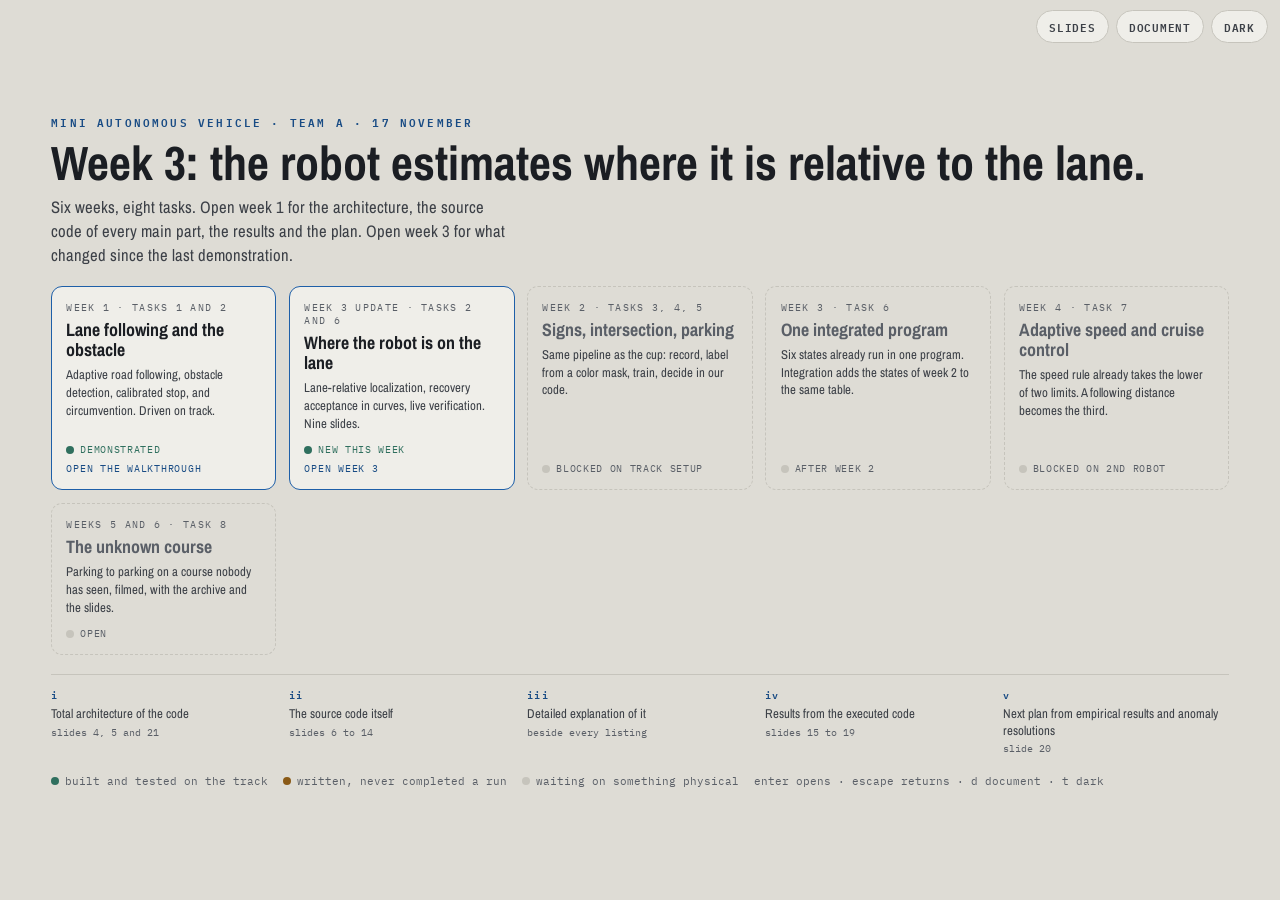
<file: presentation/week3.html>
<!doctype html>
<html lang="en">
<head>
<meta charset="utf-8">
<meta name="viewport" content="width=device-width, initial-scale=1">
<title>JetBot architecture and status</title>
<link rel="preconnect" href="https://fonts.googleapis.com">
<link rel="preconnect" href="https://fonts.gstatic.com" crossorigin>
<link rel="stylesheet" href="https://fonts.googleapis.com/css2?family=Archivo+Narrow:wght@600;700&family=IBM+Plex+Mono:wght@400;600&display=swap">
<style>
/* Tape, locked in design/THEME.md, with the 2026-11-02 contrast amendment. */
:root{
  color-scheme:light;
  --ground:#DEDCD5; --raise:#EFEEE9; --ink:#1B1E23; --muted:#3C4047; --faint:#5A5F67;
  --rule:#C6C4BC; --rule-soft:#D5D3CC;
  --accent:#1E5FA8; --accent-ink:#184B84; --accent-soft:rgba(30,95,168,.12);
  --alarm:#7A2418; --alarm-soft:rgba(122,36,24,.12); --amber:#8A5A16; --amber-soft:rgba(138,90,22,.14);
  --cat1:#9C5120; --cat2:#4C7A8C; --ok:#2F6F5E; --ok-soft:rgba(47,111,94,.14);
  --display:"Archivo Narrow","Arial Narrow",Helvetica,Arial,sans-serif;
  --body:"Archivo Narrow","Arial Narrow",Helvetica,Arial,sans-serif;
  --mono:"IBM Plex Mono",ui-monospace,"Cascadia Mono",Consolas,monospace;
}
:root[data-theme="dark"]{
  color-scheme:dark;
  --ground:#171A1E; --raise:#1F2329; --ink:#EDEBE4; --muted:#A6ACB4; --faint:#8E959E;
  --rule:#343A42; --rule-soft:#2A3037;
  --accent:#7BB2E4; --accent-ink:#9CC6EC; --accent-soft:rgba(123,178,228,.16);
  --alarm:#EE9D86; --alarm-soft:rgba(238,157,134,.16); --amber:#D7A75A; --amber-soft:rgba(215,167,90,.16);
  --cat1:#D79355; --cat2:#86AFC4; --ok:#6FC3A8; --ok-soft:rgba(111,195,168,.16);
}
*{box-sizing:border-box}
html,body{margin:0; padding:0; height:100%}
body{background:var(--ground); color:var(--ink); font-family:var(--body); -webkit-font-smoothing:antialiased}
@media (prefers-reduced-motion:reduce){ *{transition:none !important; animation:none !important} }

.chrome{position:fixed; z-index:50; right:12px; top:10px; display:flex; gap:7px}
.btn{font-family:var(--mono); font-size:11px; font-weight:600; letter-spacing:.07em; text-transform:uppercase;
  color:var(--muted); background:var(--raise); border:1px solid var(--rule); border-radius:999px; padding:6px 12px; cursor:pointer}
.btn:hover{color:var(--ink); border-color:var(--accent)}
.btn:focus-visible{outline:2px solid var(--accent); outline-offset:2px}
.rail{position:fixed; z-index:50; left:0; right:0; bottom:0; height:3px; background:transparent}
.rail i{display:block; height:100%; width:0; background:var(--accent); transition:width .25s ease}
body.map .rail{display:none}

/* ════════ ROADMAP ════════ */
.roadmap{min-height:100%; display:flex; flex-direction:column; justify-content:center; gap:clamp(14px,2.1vh,24px);
  padding:clamp(20px,4vh,46px) clamp(18px,4vw,60px)}
body.slides .roadmap{display:none}
body.doc .roadmap{display:flex; min-height:0; padding:0 0 1.6rem}
.rm-head{display:flex; flex-direction:column; gap:7px}
.rm-eyebrow{font-family:var(--mono); font-size:clamp(10px,.85vw,12px); font-weight:600; letter-spacing:.2em;
  text-transform:uppercase; color:var(--accent-ink)}
.rm-head h1{font-family:var(--display); font-weight:700; font-size:clamp(26px,4vw,48px); line-height:1.04; margin:0; text-wrap:balance}
.rm-head p{margin:0; color:var(--muted); font-size:clamp(13px,1.3vw,17px); max-width:58ch; line-height:1.45}
.cards{display:grid; gap:clamp(9px,1vw,14px); grid-template-columns:repeat(auto-fit,minmax(200px,1fr))}
.card{background:var(--raise); border:1px solid var(--rule); border-radius:11px; padding:clamp(11px,1.1vw,15px);
  display:flex; flex-direction:column; gap:6px; min-width:0; text-align:left; font:inherit; color:inherit; position:relative}
.card .cw{font-family:var(--mono); font-size:10px; letter-spacing:.13em; text-transform:uppercase; color:var(--faint)}
.card h2{font-family:var(--display); font-weight:700; font-size:clamp(15px,1.4vw,19px); line-height:1.12; margin:0}
.card p{margin:0; color:var(--muted); font-size:clamp(12px,1vw,13.5px); line-height:1.38}
.card .state{font-family:var(--mono); font-size:9.5px; letter-spacing:.07em; text-transform:uppercase;
  display:inline-flex; align-items:center; gap:6px; margin-top:auto; padding-top:5px}
.card .state i{width:8px; height:8px; border-radius:50%; display:block}
.card.open{cursor:pointer; border-color:var(--accent)}
.card.open:hover{background:var(--accent-soft)}
.card.open:focus-visible{outline:2px solid var(--accent); outline-offset:2px}
.card.open .state{color:var(--ok)} .card.open .state i{background:var(--ok)}
.card.locked{border-style:dashed; background:transparent}
.card.locked h2{color:var(--faint)}
.card.locked .state{color:var(--faint)}
.card .enter{font-family:var(--mono); font-size:9.5px; letter-spacing:.08em; text-transform:uppercase; color:var(--accent-ink)}
.legendrow{display:flex; flex-wrap:wrap; gap:15px; font-family:var(--mono); font-size:10.5px; color:var(--faint)}
.legendrow span{display:flex; align-items:center; gap:6px}
.legendrow i{width:8px; height:8px; border-radius:50%; display:block}
.i-built{background:var(--ok)} .i-written{background:var(--amber)} .i-open{background:var(--rule)}

/* the five points of the presentation guideline, shown before entering */
.glmap{display:grid; grid-template-columns:repeat(5,minmax(0,1fr)); gap:clamp(8px,.9vw,13px);
  border-top:1px solid var(--rule); padding-top:clamp(9px,1.1vh,14px)}
.glstep{display:flex; flex-direction:column; gap:3px; min-width:0}
.glstep .gi{font-family:var(--mono); font-size:10px; font-weight:600; letter-spacing:.14em; color:var(--accent-ink)}
.glstep .gt{font-size:clamp(11.5px,1vw,13.5px); color:var(--muted); line-height:1.3}
.glstep .gc{font-family:var(--mono); font-size:9.5px; color:var(--faint)}

/* ════════ SLIDES ════════ */
#deck{display:none}
html[data-group="w1"] #deck section[data-group="w3"], html[data-group="w3"] #deck section[data-group="w1"]{display:none !important}
body.slides #deck{display:block; height:100dvh; overflow-y:scroll; scroll-snap-type:y mandatory; scrollbar-width:none}
body.slides #deck::-webkit-scrollbar{display:none}
body.slides section{height:100dvh; scroll-snap-align:start; scroll-snap-stop:always; display:flex; align-items:center; justify-content:center}
.slide{width:min(100vw,177.78vh); aspect-ratio:16/9; container-type:inline-size; position:relative; overflow:hidden;
  background:var(--ground); color:var(--ink)}
.slide::after{content:""; position:absolute; inset:auto 0 0; height:.9cqw; pointer-events:none;
  background:linear-gradient(90deg,var(--accent) 0 38%,transparent 38% 62%,var(--accent) 62% 100%)}
.inner{position:absolute; inset:0; padding:3.6cqw 5cqw 4.6cqw; display:flex; flex-direction:column; gap:1.05cqw}
.spacer{flex:1}

body.doc #deck{display:block; max-width:50rem; margin:0 auto; padding:0 max(1rem,env(safe-area-inset-left,0px)) 4rem}
body.doc section{display:block}
body.doc .slide{width:auto; aspect-ratio:auto; height:auto; container-type:normal; overflow:visible;
  border-top:1px solid var(--rule-soft); padding-top:1.6rem}
body.doc .slide::after{display:none}
body.doc .inner{position:static; padding:0 0 1.2rem; gap:.85rem}
body.doc .spacer{display:none}

.eyebrow{font-family:var(--mono); font-size:1.05cqw; font-weight:600; letter-spacing:.2em; text-transform:uppercase; color:var(--accent-ink)}
h2.sh{font-family:var(--display); font-weight:700; font-size:3.2cqw; line-height:1.06; margin:0; max-width:28ch; text-wrap:balance}
h1.sh{font-family:var(--display); font-weight:700; font-size:4.6cqw; line-height:1.03; margin:0; max-width:24ch; text-wrap:balance}
.slide p{margin:0; color:var(--muted); font-size:1.3cqw; max-width:62ch; line-height:1.4}
.src{font-family:var(--mono); font-size:.95cqw; color:var(--faint); margin:0; max-width:none}
.slide b{color:var(--ink); font-weight:600}
body.doc .eyebrow{font-size:.7rem}
body.doc h1.sh, body.doc h2.sh{max-width:none}
body.doc h1.sh{font-size:1.8rem}
body.doc h2.sh{font-size:1.4rem}
body.doc .slide p{font-size:.95rem; max-width:none}
body.doc .src{font-size:.74rem}

/* guideline tag: which of the professor's five points this slide answers */
.gl{display:flex; align-items:center; gap:.7cqw; font-family:var(--mono); font-size:.9cqw; font-weight:600;
  letter-spacing:.16em; text-transform:uppercase; color:var(--faint)}
.gl i{font-style:normal; color:var(--accent-ink); background:var(--accent-soft); border-radius:.25cqw; padding:.12cqw .5cqw}
body.doc .gl{font-size:.66rem; gap:.4rem}
body.doc .gl i{border-radius:3px; padding:.05rem .3rem}

/* facts */
.facts{display:grid; grid-template-columns:repeat(4,minmax(0,1fr)); gap:1.4cqw}
.fact{display:flex; flex-direction:column; gap:.3cqw; min-width:0}
.fact .n{font-family:var(--display); font-weight:700; font-size:2.9cqw; line-height:1; font-variant-numeric:tabular-nums}
.fact .l{font-family:var(--mono); font-size:.92cqw; color:var(--faint); letter-spacing:.05em; text-transform:uppercase; line-height:1.3}
body.doc .facts{gap:.8rem; grid-template-columns:repeat(2,minmax(0,1fr))}
body.doc .fact .n{font-size:1.5rem}
body.doc .fact .l{font-size:.66rem}

/* status board: one row per task */
.board{display:flex; flex-direction:column; gap:.55cqw}
.brow{display:grid; grid-template-columns:3cqw 1fr 26cqw 13cqw; align-items:center; gap:1.2cqw;
  padding:.5cqw 0; border-bottom:1px solid var(--rule-soft)}
.brow .bn{font-family:var(--mono); font-size:1cqw; color:var(--faint)}
.brow .bt{font-family:var(--display); font-weight:700; font-size:1.5cqw; line-height:1.1}
.brow .bmeter{height:1cqw; background:var(--rule); border-radius:.5cqw; overflow:hidden; position:relative}
.brow .bmeter i{position:absolute; inset:0 auto 0 0; border-radius:.5cqw}
.brow .bs{font-family:var(--mono); font-size:.95cqw; letter-spacing:.05em; text-transform:uppercase; text-align:right}
.s-built i{background:var(--ok)} .s-built .bs{color:var(--ok)}
.s-written i{background:var(--amber)} .s-written .bs{color:var(--amber)}
.s-open i{background:var(--rule)} .s-open .bs{color:var(--faint)}
body.doc .board{gap:.3rem}
body.doc .brow{grid-template-columns:1.6rem 1fr 9rem 6rem; gap:.7rem; padding:.3rem 0}
body.doc .brow .bn{font-size:.72rem}
body.doc .brow .bt{font-size:.95rem}
body.doc .brow .bmeter{height:.5rem; border-radius:.25rem}
body.doc .brow .bmeter i{border-radius:.25rem}
body.doc .brow .bs{font-size:.66rem}

/* week strip */
.week{display:grid; grid-template-columns:repeat(4,minmax(0,1fr)); gap:1.2cqw; position:relative}
.wday{display:flex; flex-direction:column; gap:.5cqw; min-width:0; border-top:.3cqw solid var(--rule); padding-top:.9cqw}
.wday.good{border-top-color:var(--ok)} .wday.bad{border-top-color:var(--alarm)} .wday.now{border-top-color:var(--accent)}
.wday .wd{font-family:var(--mono); font-size:.92cqw; letter-spacing:.1em; text-transform:uppercase; color:var(--faint)}
.wday .wt{font-family:var(--display); font-weight:700; font-size:1.4cqw; line-height:1.12}
.wday .wp{font-size:1.05cqw; color:var(--muted); line-height:1.35}
body.doc .week{grid-template-columns:1fr; gap:.8rem}
body.doc .wday{border-top-width:2px; padding-top:.5rem; gap:.2rem}
body.doc .wday .wd{font-size:.66rem}
body.doc .wday .wt{font-size:.95rem}
body.doc .wday .wp{font-size:.88rem}

/* git activity cards */
.gitgrid{display:grid; grid-template-columns:repeat(3,minmax(0,1fr)); gap:1.2cqw}
.gitcard{background:var(--raise); border:1px solid var(--rule); border-radius:.6cqw; padding:1cqw 1.1cqw; display:flex; flex-direction:column; gap:.5cqw; min-width:0}
.gitcard .gh{display:flex; align-items:center; justify-content:space-between; gap:.6cqw}
.gitcard .gt{font-family:var(--display); font-weight:700; font-size:1.3cqw; line-height:1.15; color:var(--ink)}
.gitcard .gm{font-family:var(--mono); font-size:.82cqw; color:var(--accent-ink); background:var(--accent-soft); padding:.12cqw .4cqw; border-radius:.25cqw; white-space:nowrap}
.gitcard .gb{font-size:.98cqw; color:var(--muted); line-height:1.32; margin:0}
.gitcard .gf{font-family:var(--mono); font-size:.82cqw; color:var(--faint); line-height:1.3; border-top:1px solid var(--rule-soft); padding-top:.45cqw; margin-top:auto}
body.doc .gitgrid{grid-template-columns:1fr; gap:.7rem}
body.doc .gitcard{border-radius:8px; padding:.75rem; gap:.35rem}
body.doc .gitcard .gh{gap:.3rem}
body.doc .gitcard .gt{font-size:.98rem}
body.doc .gitcard .gm{font-size:.66rem; padding:.08rem .3rem}
body.doc .gitcard .gb{font-size:.88rem}
body.doc .gitcard .gf{font-size:.72rem; padding-top:.35rem}

/* failure chains */
.chains{display:flex; flex-direction:column; gap:.8cqw}
.chain{display:grid; grid-template-columns:1fr 1fr 1fr; gap:.7cqw; align-items:stretch}
.cbox{border-radius:.4cqw; padding:.7cqw .9cqw; display:flex; flex-direction:column; gap:.2cqw; min-width:0}
.cbox .cl{font-family:var(--mono); font-size:.82cqw; letter-spacing:.1em; text-transform:uppercase}
.cbox .ct{font-size:1.05cqw; line-height:1.3; color:var(--ink)}
.c-sym{background:var(--alarm-soft)} .c-sym .cl{color:var(--alarm)}
.c-why{background:var(--raise)} .c-why .cl{color:var(--faint)}
.c-fix{background:var(--ok-soft)} .c-fix .cl{color:var(--ok)}
.c-open{background:var(--amber-soft)} .c-open .cl{color:var(--amber)}
body.doc .chains{gap:.6rem}
body.doc .chain{grid-template-columns:1fr; gap:.25rem}
body.doc .cbox{border-radius:6px; padding:.5rem .6rem}
body.doc .cbox .cl{font-size:.62rem}
body.doc .cbox .ct{font-size:.88rem}

/* next steps */
.steps{display:flex; flex-direction:column; gap:.6cqw}
.step{display:grid; grid-template-columns:1.6cqw 1fr 30cqw; gap:1.1cqw; align-items:baseline;
  padding-bottom:.55cqw; border-bottom:1px solid var(--rule-soft)}
.step .sq{width:1.1cqw; height:1.1cqw; border:.18cqw solid var(--faint); border-radius:.2cqw; display:block}
.step.block .sq{border-color:var(--alarm); background:var(--alarm-soft)}
.step .st{font-size:1.25cqw; color:var(--ink); line-height:1.3}
.step .sp{font-family:var(--mono); font-size:.95cqw; color:var(--faint); line-height:1.35}
body.doc .steps{gap:.4rem}
body.doc .step{grid-template-columns:1rem 1fr; gap:.5rem; padding-bottom:.4rem}
body.doc .step .sq{width:.6rem; height:.6rem; border-width:1px; border-radius:2px}
body.doc .step .st{font-size:.92rem}
body.doc .step .sp{font-size:.72rem; grid-column:2}

/* bars */
.bars{display:flex; flex-direction:column; gap:.7cqw}
.bar{display:grid; grid-template-columns:13cqw 1fr 10cqw; align-items:center; gap:1.2cqw}
.bl{font-family:var(--mono); font-size:1cqw; color:var(--muted); text-transform:uppercase; letter-spacing:.06em}
.track{height:1.7cqw; background:var(--rule); border-radius:.3cqw; position:relative; overflow:hidden}
.fill{position:absolute; inset:0 auto 0 0; border-radius:.3cqw}
.bv{font-family:var(--mono); font-size:1cqw; font-variant-numeric:tabular-nums; text-align:right}
.bar.lost .bv{color:var(--alarm); font-weight:600}
.f-base{background:var(--cat1)} .f-ours{background:var(--cat2)} .f-adaptive{background:var(--accent)}
body.doc .bars{gap:.4rem}
body.doc .bar{grid-template-columns:7rem 1fr 4rem; gap:.6rem}
body.doc .bl{font-size:.72rem}
body.doc .track{height:.8rem; border-radius:3px}
body.doc .fill{border-radius:3px}
body.doc .bv{font-size:.74rem}

/* pipeline */
.pipe{display:grid; grid-template-columns:repeat(5,minmax(0,1fr)); gap:1cqw}
.pstep{background:var(--raise); border:1px solid var(--rule); border-radius:.6cqw; padding:1cqw; display:flex; flex-direction:column; gap:.35cqw; min-width:0}
.pstep .pn{font-family:var(--mono); font-size:.88cqw; letter-spacing:.12em; text-transform:uppercase; color:var(--faint)}
.pstep .pt{font-family:var(--display); font-weight:700; font-size:1.35cqw; line-height:1.1}
.pstep .pd{font-size:.95cqw; color:var(--muted); line-height:1.3}
.pstep.mid{border-color:var(--accent)}
.chip{font-family:var(--mono); font-size:.85cqw; background:var(--accent-soft); border-radius:.3cqw; padding:.18cqw .4cqw; margin-top:.2cqw}
body.doc .pipe{grid-template-columns:repeat(2,minmax(0,1fr)); gap:.6rem}
body.doc .pstep{border-radius:8px; padding:.7rem; gap:.15rem}
body.doc .pstep .pn{font-size:.62rem}
body.doc .pstep .pt{font-size:.95rem}
body.doc .pstep .pd{font-size:.78rem}
body.doc .chip{font-size:.64rem; border-radius:3px; padding:.08rem .28rem}

/* model cards */
.models{display:grid; grid-template-columns:repeat(3,minmax(0,1fr)); gap:1.2cqw}
.model{background:var(--raise); border:1px solid var(--rule); border-radius:.6cqw; padding:1.1cqw; display:flex; flex-direction:column; gap:.5cqw; min-width:0}
.model .mt{font-family:var(--display); font-weight:700; font-size:1.5cqw}
.model .mn{font-family:var(--display); font-weight:700; font-size:2.6cqw; line-height:1; font-variant-numeric:tabular-nums; color:var(--accent-ink)}
.model .ml{font-family:var(--mono); font-size:.88cqw; color:var(--faint); letter-spacing:.04em; line-height:1.35}
.model .mw{font-size:1cqw; color:var(--muted); line-height:1.3; border-top:1px solid var(--rule-soft); padding-top:.5cqw; margin-top:auto}
body.doc .models{grid-template-columns:1fr; gap:.6rem}
body.doc .model{border-radius:8px; padding:.7rem; gap:.25rem}
body.doc .model .mt{font-size:.98rem}
body.doc .model .mn{font-size:1.4rem}
body.doc .model .ml{font-size:.68rem}
body.doc .model .mw{font-size:.85rem; padding-top:.35rem}

figure{margin:0; min-height:0; display:flex; flex-direction:column; gap:.5cqw; align-items:center}
figure svg{display:block; width:100%; height:auto; max-height:23cqw; max-width:100%}
figure.wide svg{max-height:18cqw}
.fl{font-family:var(--mono); font-size:.92cqw; color:var(--faint); letter-spacing:.09em; text-transform:uppercase; align-self:flex-start}
body.doc figure{gap:.3rem}
body.doc figure svg, body.doc figure.wide svg{max-height:none}
body.doc .fl{font-size:.64rem}

.tag{font-family:var(--mono); font-size:.88cqw; letter-spacing:.06em; text-transform:uppercase; padding:.22cqw .55cqw; border-radius:.3cqw; display:inline-block}
.t-run{background:var(--ok-soft); color:var(--ok)}
.t-test{background:var(--amber-soft); color:var(--amber)}
.t-open{background:var(--alarm-soft); color:var(--alarm)}
body.doc .tag{font-size:.62rem; padding:.1rem .3rem; border-radius:3px}

/* ════════ CODE SLIDE: real source on the left, numbered notes on the right ════════ */
.codeslide{display:grid; grid-template-columns:1.7fr 1fr; gap:1.6cqw; min-height:0; flex:1}
.codesrc{display:flex; flex-direction:column; gap:.25cqw; min-width:0}
.codesrc pre{margin:0; font-family:var(--mono); font-size:.95cqw; line-height:1.48; color:var(--ink);
  background:var(--raise); border:1px solid var(--rule-soft); border-radius:.35cqw; padding:.8cqw 1cqw; overflow:auto}
.codesrc pre .c{color:var(--faint)}
.codesrc pre.wrapcode{white-space:pre-wrap; padding-left:3.4cqw; text-indent:-2.4cqw}
.slide p.role{font-size:1.15cqw; line-height:1.35; color:var(--muted); margin:0; max-width:none}
.role b{color:var(--ink); font-weight:600}
.cf{font-family:var(--mono); font-size:.85cqw; letter-spacing:.09em; text-transform:uppercase; color:var(--faint)}
.ln{display:inline-block; width:2.4cqw; margin-right:.8cqw; text-align:right; font-size:.82cqw;
  color:var(--faint); user-select:none}
.ln.on{color:var(--accent-ink); font-weight:600}
.notes{list-style:none; margin:0; padding:0; display:flex; flex-direction:column; gap:.8cqw; min-width:0}
.notes li{display:grid; grid-template-columns:2.8cqw 1fr; gap:.7cqw; align-items:start;
  font-size:1.1cqw; line-height:1.36; color:var(--muted)}
.notes b{color:var(--ink); font-weight:600}
.nn{font-family:var(--mono); font-size:.82cqw; font-weight:600; color:var(--accent-ink); background:var(--accent-soft);
  border-radius:.3cqw; height:1.6cqw; display:flex; align-items:center; justify-content:center}
body.doc .codeslide{display:block}
body.doc .codesrc{gap:.3rem; margin-bottom:.7rem}
body.doc .codesrc pre{font-size:.72rem; line-height:1.5; border-radius:4px; padding:.55rem .7rem}
body.doc .codesrc pre.wrapcode{padding-left:1.8rem; text-indent:-1.2rem}
body.doc .slide p.role{font-size:.95rem; max-width:none}
body.doc .cf{font-size:.64rem}
body.doc .ln{width:1.6rem; margin-right:.5rem; font-size:.62rem}
body.doc .notes{gap:.4rem}
body.doc .notes li{grid-template-columns:1.8rem 1fr; gap:.45rem; font-size:.9rem}
body.doc .nn{font-size:.62rem; height:.95rem}

/* ════════ APPENDIX: the full source, document view only ════════ */
.doconly{display:none}
body.doc .doconly{display:block}
.appendix{max-width:50rem; margin:0 auto; padding:2.5rem max(1rem,env(safe-area-inset-left,0px)) 4rem;
  border-top:2px solid var(--rule)}
.appendix h2{font-family:var(--display); font-weight:700; font-size:1.8rem; margin:0 0 .5rem}
.appendix p{color:var(--muted); font-size:.95rem; line-height:1.5; margin:0 0 1.6rem}
.appendix .path{font-family:var(--mono); font-size:.86rem; color:var(--ink)}
.srcfile{margin-bottom:1.8rem}
.srcfile h3{font-family:var(--mono); font-size:.92rem; font-weight:600; margin:0 0 .4rem;
  display:flex; align-items:baseline; gap:.6rem}
.srcfile .fn{font-weight:400; color:var(--faint); font-size:.74rem}
.srcfile pre{margin:0; font-family:var(--mono); font-size:.66rem; line-height:1.5; color:var(--ink);
  background:var(--raise); border:1px solid var(--rule-soft); border-radius:4px; padding:.7rem .4rem;
  overflow-x:auto; white-space:pre}
.srcfile .ln{width:2rem; margin-right:.6rem; font-size:.6rem}

@page{ size:297mm 167mm; margin:0 }
@media print{
  :root, :root[data-theme="dark"]{ color-scheme:light;
    --ground:#DEDCD5; --raise:#EFEEE9; --ink:#1B1E23; --muted:#3C4047; --faint:#5A5F67;
    --rule:#C6C4BC; --rule-soft:#D5D3CC; --accent:#1E5FA8; --accent-ink:#184B84;
    --accent-soft:rgba(30,95,168,.12); --alarm:#7A2418; --alarm-soft:rgba(122,36,24,.12);
    --amber:#8A5A16; --amber-soft:rgba(138,90,22,.14); --cat1:#9C5120; --cat2:#4C7A8C;
    --ok:#2F6F5E; --ok-soft:rgba(47,111,94,.14);
  }
  html,body{height:auto; overflow:visible}
  .chrome,.rail{display:none !important}
  body.map .roadmap{display:flex; height:167mm; overflow:hidden; gap:3mm}
  body.map .legendrow{display:none}  /* keyboard keys mean nothing on paper */
  body.slides #deck, body.map #deck{display:block; height:auto; overflow:visible}
  body.slides section, body.map section{height:167mm; width:297mm; page-break-after:always; break-after:page; display:flex; overflow:hidden}
  body.slides .slide, body.map .slide{width:297mm; height:167mm; aspect-ratio:auto}
  body.doc section{break-inside:avoid-page}
  body.slides .appendix, body.map .appendix{display:none !important}
  .srcfile{break-inside:auto}
  *{-webkit-print-color-adjust:exact; print-color-adjust:exact}
}
</style>
</head>
<body class="map">

<div class="chrome">
  <button class="btn" id="mapbtn" type="button">Roadmap</button>
  <button class="btn" id="modebtn" type="button">Document</button>
  <button class="btn" id="themebtn" type="button">Dark</button>
</div>
<div class="rail"><i id="railfill"></i></div>

<!-- ════════ ROADMAP ════════ -->
<div class="roadmap" id="roadmap">
  <div class="rm-head">
    <div class="rm-eyebrow">Mini autonomous vehicle · team A · 17 November</div>
    <h1>Week 3: the robot estimates where it is relative to the lane.</h1>
    <p>Six weeks, eight tasks. Open week 1 for the architecture, the source code of every main part, the results and the plan. Open week 3 for what changed since the last demonstration.</p>
  </div>

  <div class="cards">
    <button class="card open" id="card-w1" type="button">
      <span class="cw">Week 1 · tasks 1 and 2</span>
      <h2>Lane following and the obstacle</h2>
      <p>Adaptive road following, obstacle detection, calibrated stop, and circumvention. Driven on track.</p>
      <span class="state"><i></i>demonstrated</span>
      <span class="enter">Open the walkthrough</span>
    </button>
    <button class="card open" id="card-w3" type="button">
      <span class="cw">Week 3 update · tasks 2 and 6</span>
      <h2>Where the robot is on the lane</h2>
      <p>Lane-relative localization, recovery acceptance in curves, live verification. Nine slides.</p>
      <span class="state"><i></i>new this week</span>
      <span class="enter">Open week 3</span>
    </button>
    <div class="card locked">
      <span class="cw">Week 2 · tasks 3, 4, 5</span>
      <h2>Signs, intersection, parking</h2>
      <p>Same pipeline as the cup: record, label from a color mask, train, decide in our code.</p>
      <span class="state"><i style="background:var(--rule)"></i>blocked on track setup</span>
    </div>
    <div class="card locked">
      <span class="cw">Week 3 · task 6</span>
      <h2>One integrated program</h2>
      <p>Six states already run in one program. Integration adds the states of week 2 to the same table.</p>
      <span class="state"><i style="background:var(--rule)"></i>after week 2</span>
    </div>
    <div class="card locked">
      <span class="cw">Week 4 · task 7</span>
      <h2>Adaptive speed and cruise control</h2>
      <p>The speed rule already takes the lower of two limits. A following distance becomes the third.</p>
      <span class="state"><i style="background:var(--rule)"></i>blocked on 2nd robot</span>
    </div>
    <div class="card locked">
      <span class="cw">Weeks 5 and 6 · task 8</span>
      <h2>The unknown course</h2>
      <p>Parking to parking on a course nobody has seen, filmed, with the archive and the slides.</p>
      <span class="state"><i style="background:var(--rule)"></i>open</span>
    </div>
  </div>

  <div class="glmap">
    <div class="glstep"><span class="gi">i</span><span class="gt">Total architecture of the code</span><span class="gc">slides 4, 5 and 21</span></div>
    <div class="glstep"><span class="gi">ii</span><span class="gt">The source code itself</span><span class="gc">slides 6 to 14</span></div>
    <div class="glstep"><span class="gi">iii</span><span class="gt">Detailed explanation of it</span><span class="gc">beside every listing</span></div>
    <div class="glstep"><span class="gi">iv</span><span class="gt">Results from the executed code</span><span class="gc">slides 15 to 19</span></div>
    <div class="glstep"><span class="gi">v</span><span class="gt">Next plan from empirical results and anomaly resolutions</span><span class="gc">slide 20</span></div>
  </div>

  <div class="legendrow">
    <span><i class="i-built"></i>built and tested on the track</span>
    <span><i class="i-written"></i>written, never completed a run</span>
    <span><i class="i-open"></i>waiting on something physical</span>
    <span>enter opens · escape returns · d document · t dark</span>
  </div>
</div>

<!-- ════════ SLIDES ════════ -->
<div id="deck">

<!-- 1 status board -->
<section data-group="w1">
  <div class="slide"><div class="inner">
    <div class="gl"><i>status</i>where the project stands</div>
    <h1 class="sh">Where the project stands</h1>
    <div class="spacer" style="flex:.3"></div>
    <div class="board" style="flex:none">
      <div class="brow s-built"><span class="bn">W1</span><span class="bt">1 · Adaptive lane following</span><span class="bmeter"><i style="width:100%"></i></span><span class="bs">driven 60 s</span></div>
      <div class="brow s-built"><span class="bn">W1</span><span class="bt">2 · Obstacle detection &amp; stop</span><span class="bmeter"><i style="width:100%"></i></span><span class="bs">3 runs, 35 to 40 cm</span></div>
      <div class="brow s-built"><span class="bn">W1</span><span class="bt">2 · Obstacle circumvention maneuver</span><span class="bmeter"><i style="width:92%"></i></span><span class="bs">14 of 18 passes</span></div>
      <div class="brow s-written"><span class="bn">W3</span><span class="bt">6 · State machine</span><span class="bmeter"><i style="width:65%"></i></span><span class="bs">7 states run</span></div>
      <div class="brow s-open"><span class="bn">W2</span><span class="bt">3, 4, 5 · Signs, intersection, parking</span><span class="bmeter"><i style="width:0%"></i></span><span class="bs">blocked on track setup</span></div>
      <div class="brow s-open"><span class="bn">W4</span><span class="bt">7 · Distance-based cruise control</span><span class="bmeter"><i style="width:8%"></i></span><span class="bs">blocked on 2nd robot</span></div>
      <div class="brow s-open"><span class="bn">W5</span><span class="bt">8 · Final run</span><span class="bmeter"><i style="width:0%"></i></span><span class="bs">open</span></div>
    </div>
    <div class="spacer"></div>
    <p class="src">Green: verified track deployment. Amber: functional code under testing. Grey: blocked on physical track or hardware dependencies.</p>
  </div></div>
</section>

<!-- 2 last week -->
<section data-group="w1">
  <div class="slide"><div class="inner">
    <div class="gl"><i>status</i>what we did since the last demonstration</div>
    <h2 class="sh">Work completed since the last demonstration</h2>
    <div class="spacer" style="flex:.3"></div>
    <div class="week" style="flex:none">
      <div class="wday bad">
        <span class="wd">3 Nov · track, 9 maneuvers</span>
        <span class="wt">5 of 9 completed</span>
        <span class="wp">4 premature triggers; tape-angle termination restricted bypass to calibration straight.</span>
      </div>
      <div class="wday good">
        <span class="wd">8 Nov · track, 3 obstacle sites</span>
        <span class="wt">11 of 12 completed</span>
        <span class="wp">Circumvention trajectory references obstacle geometry, enabling execution on curved track.</span>
      </div>
      <div class="wday good">
        <span class="wd">8 Nov · empirical calibration</span>
        <span class="wt">Metric distance model</span>
        <span class="wp">cup_learn.py: automated incremental calibration (139 stops across 5 track locations; d = 405 / sqrt(A)).</span>
      </div>
      <div class="wday now">
        <span class="wd">9 Nov · track, 18 maneuvers</span>
        <span class="wt">14 of 18 completed</span>
        <span class="wp">Tri-modal recovery architecture (undo historical path, angular sweep, translational search) deployed on lost-lane events.</span>
      </div>
    </div>
    <div class="spacer"></div>
    <p class="src">Documented in DECISIONS.md (OBST6 to OBST9, GAP2, LEARN1, AVOID4, LINE1). Track evaluation runs are archived on video.</p>
  </div></div>
</section>

<!-- 3 git changes -->
<section data-group="w1">
  <div class="slide"><div class="inner">
    <div class="gl"><i>status</i>git repository development (3 Nov to 10 Nov)</div>
    <h2 class="sh">Key capabilities implemented in git over the last week</h2>
    <div class="spacer" style="flex:.2"></div>
    <div class="facts" style="flex:none">
      <div class="fact">
        <span class="n">26 commits</span>
        <span class="l">across 4 active sessions (8a938c9..36c0acd)</span>
      </div>
      <div class="fact">
        <span class="n">139 stops</span>
        <span class="l">automated empirical distance calibration</span>
      </div>
      <div class="fact">
        <span class="n">14 of 18</span>
        <span class="l">obstacle swerves completed on curved track</span>
      </div>
      <div class="fact">
        <span class="n">3 stages</span>
        <span class="l">tri-modal recovery (undo, sweep, search)</span>
      </div>
    </div>
    <div class="spacer" style="flex:.2"></div>
    <div class="gitgrid" style="flex:none">
      <div class="gitcard">
        <div class="gh">
          <span class="gt">Distance Calibration</span>
          <span class="gm">LEARN1 · GAP2</span>
        </div>
        <p class="gb">Replaced neural network distance prediction (which drifted by 28 rows behind pedestrians) with closed-form optical band area regression (d = 405 / sqrt(A)). Programmed an automated self-calibration routine logging 139 stops across 5 track locations to ensure dependable stops at 35 to 40 cm headway.</p>
        <span class="gf">cup_learn.py (automated dataset logger) · cup_distance.py (metric regression)</span>
      </div>
      <div class="gitcard">
        <div class="gh">
          <span class="gt">Closed-Loop Swerve</span>
          <span class="gm">AVOID4 · 4 PHASES</span>
        </div>
        <p class="gb">Replaced open-loop timed swerves with visual boundary marks: outward pivot terminates on lateral obstacle exit, tangential bypass clears obstacle geometry, and curvature arc terminates upon crossing the lane border. Enabled reliable avoidance on curved track, achieving 14 of 18 successful passes.</p>
        <span class="gf">decision.py (sensory phase transitions) · control.py (differential arc velocities)</span>
      </div>
      <div class="gitcard">
        <div class="gh">
          <span class="gt">Tri-Modal Recovery</span>
          <span class="gm">LINE2 · 7 STATES</span>
        </div>
        <p class="gb">Engineered active recovery for lane-loss events instead of aborting to a terminal HALT: rewinds trajectory history (-0.22 throttle), sweeps across angular margins, and executes translational search. Unified into 7 formal states with strict priority cascades, safety watchdogs, and centralized config parameters.</p>
        <span class="gf">find_lane.py (recovery engine) · safety.py (watchdogs) · config.py (constants)</span>
      </div>
    </div>
    <div class="spacer"></div>
    <p class="src">Git commits 8a938c9 to 36c0acd (3 Nov to 10 Nov 2026). 26 commits across autonomy, calibration, recovery, and test toolchain. Documented in DECISIONS.md.</p>
  </div></div>
</section>

<!-- 4 architecture: the module map -->
<section data-group="w1">
  <div class="slide"><div class="inner">
    <div class="gl"><i>i</i>total architecture of the code</div>
    <h2 class="sh">Code architecture: three layers and the driving loop</h2>
    <div class="spacer" style="flex:.15"></div>
    <figure style="flex:none">
      <svg viewBox="0 0 560 236" style="max-height:24cqw" role="img" aria-label="Perception, decision and control inside the driving loop, config underneath, motors outside">
        <defs>
          <marker id="aF" viewBox="0 0 10 10" refX="9" refY="5" markerWidth="6" markerHeight="6" orient="auto"><path d="M0,1 L9,5 L0,9" fill="none" stroke="var(--faint)" stroke-width="1.7"/></marker>
          <marker id="aA" viewBox="0 0 10 10" refX="9" refY="5" markerWidth="6" markerHeight="6" orient="auto"><path d="M0,1 L9,5 L0,9" fill="none" stroke="var(--accent)" stroke-width="1.7"/></marker>
        </defs>
        <g font-family="IBM Plex Mono, monospace" font-size="9">
          <rect x="8" y="16" width="414" height="150" rx="7" fill="none" stroke="var(--accent)" stroke-dasharray="5 4"/>
          <text x="20" y="31" fill="var(--accent-ink)">drive.py · 221 lines · the loop, and the only file that calls set_motors</text>

          <rect x="24" y="62" width="106" height="48" rx="5" fill="var(--raise)" stroke="var(--rule)"/>
          <text x="77" y="81" text-anchor="middle" fill="var(--ink)">perception.py</text>
          <text x="77" y="94" text-anchor="middle" fill="var(--faint)" font-size="8">86 lines</text>
          <text x="77" y="104" text-anchor="middle" fill="var(--muted)" font-size="8">3 models, 2 masks</text>

          <rect x="160" y="62" width="106" height="48" rx="5" fill="var(--raise)" stroke="var(--accent)"/>
          <text x="213" y="81" text-anchor="middle" fill="var(--ink)">decision.py</text>
          <text x="213" y="94" text-anchor="middle" fill="var(--faint)" font-size="8">294 lines</text>
          <text x="213" y="104" text-anchor="middle" fill="var(--muted)" font-size="8">state machine</text>

          <rect x="296" y="62" width="106" height="48" rx="5" fill="var(--raise)" stroke="var(--rule)"/>
          <text x="349" y="81" text-anchor="middle" fill="var(--ink)">control.py</text>
          <text x="349" y="94" text-anchor="middle" fill="var(--faint)" font-size="8">145 lines</text>
          <text x="349" y="104" text-anchor="middle" fill="var(--muted)" font-size="8">steering and speed</text>

          <rect x="446" y="62" width="100" height="48" rx="5" fill="var(--ground)" stroke="var(--muted)"/>
          <text x="496" y="88" text-anchor="middle" fill="var(--ink)">motors</text>
          <text x="496" y="100" text-anchor="middle" fill="var(--faint)" font-size="8">left, right</text>

          <g stroke="var(--faint)" stroke-width="1.7" fill="none" marker-end="url(#aF)">
            <path d="M130,86 L156,86"/><path d="M266,86 L292,86"/>
          </g>
          <path d="M402,86 L442,86" stroke="var(--accent)" stroke-width="1.7" fill="none" marker-end="url(#aA)"/>
          <text x="143" y="56" text-anchor="middle" fill="var(--faint)" font-size="7.5">percept dict</text>
          <text x="279" y="56" text-anchor="middle" fill="var(--faint)" font-size="7.5">one state</text>
          <text x="422" y="56" text-anchor="middle" fill="var(--faint)" font-size="7.5">two speeds</text>
          <path d="M24,46 L24,58" stroke="var(--faint)" stroke-width="1.4" fill="none" marker-end="url(#aF)"/>
          <text x="32" y="50" fill="var(--faint)" font-size="7.5">camera frame</text>

          <rect x="24" y="126" width="378" height="26" rx="4" fill="var(--accent-soft)" stroke="var(--rule-soft)"/>
          <text x="34" y="143" fill="var(--accent-ink)">config.py · 128 tuning values, each with the run that set it. No number lives in the logic</text>
          <g stroke="var(--rule)" stroke-width="1" stroke-dasharray="2 3">
            <path d="M77,110 L77,126"/><path d="M213,110 L213,126"/><path d="M349,110 L349,126"/>
          </g>

          <rect x="8" y="180" width="174" height="44" rx="5" fill="var(--raise)" stroke="var(--alarm)"/>
          <text x="20" y="197" fill="var(--alarm)">safety.py · 91 lines</text>
          <text x="20" y="209" fill="var(--muted)" font-size="8">camera watchdog, battery guard,</text>
          <text x="20" y="219" fill="var(--muted)" font-size="8">motor watchdog</text>
          <rect x="194" y="180" width="174" height="44" rx="5" fill="var(--raise)" stroke="var(--rule)"/>
          <text x="206" y="197" fill="var(--ink)">find_lane.py · 301 lines</text>
          <text x="206" y="209" fill="var(--muted)" font-size="8">tri-modal recovery in discrete</text>
          <text x="206" y="219" fill="var(--muted)" font-size="8">steps with zero motor power between</text>
          <rect x="380" y="180" width="172" height="44" rx="5" fill="var(--raise)" stroke="var(--rule)"/>
          <text x="392" y="197" fill="var(--ink)">vision, lane_mask, cup_mask</text>
          <text x="392" y="209" fill="var(--muted)" font-size="8">deep neural networks and HSV</text>
          <text x="392" y="219" fill="var(--muted)" font-size="8">color masks for metric geometry</text>
        </g>
      </svg>
    </figure>
    <div class="spacer"></div>
    <p><b>3301 lines in 26 Python files, all written by us.</b> The stock NVIDIA notebooks are untouched and used as building blocks only. Data flows one way, and the layers are separated by their imports, not by a comment.</p>
    <p class="src">Provable in one command: grep "^import|^from" perception.py decision.py control.py. Neither decision.py nor control.py imports jetbot, so neither can reach a motor.</p>
  </div></div>
</section>

<!-- 5 architecture: one frame -->
<section data-group="w1">
  <div class="slide"><div class="inner">
    <div class="gl"><i>i</i>total architecture of the code</div>
    <h2 class="sh">Inference and control loop (per-frame)</h2>
    <div class="spacer" style="flex:.3"></div>
    <div class="pipe" style="flex:none">
      <div class="pstep"><span class="pn">1 · camera</span><span class="pt">Frame</span><span class="pd">224 &times; 224 px, nominal 21.6 to 22.8 Hz</span></div>
      <div class="pstep mid"><span class="pn">2 · perception</span><span class="pt">Three models</span><span class="pd">ResNet18, TensorRT</span>
        <span class="chip">lane: visible, x</span><span class="chip">curve: class, side</span><span class="chip">cup: seen, row, x</span></div>
      <div class="pstep"><span class="pn">3 · decision</span><span class="pt">State machine</span><span class="pd">Seven states, deterministic priority evaluation</span></div>
      <div class="pstep"><span class="pn">4 · control</span><span class="pt">Steering and speed</span><span class="pd">Gain-scheduled PD controller with curve feedforward</span></div>
      <div class="pstep"><span class="pn">5 · motors</span><span class="pt">Wheels</span><span class="pd">Protected by battery guard, camera watchdog, and motor watchdog</span></div>
    </div>
    <div class="spacer"></div>
    <p>The lane model runs on every frame. Curvature and obstacle models alternate across frames: evaluating all three concurrently introduced +12 ms control latency per step, inducing steering phase lag.</p>
    <p class="src">Measured in the Task 1 runs: 29.8 ms per step with three models, 21.6 to 22.8 steps per second. TensorRT took one lane pass from 41 ms to 10.6 ms.</p>
  </div></div>
</section>

<!-- 6 drive.py -->
<section data-group="w1">
  <div class="slide"><div class="inner">
    <div class="gl"><i>ii + iii</i>source code · drive.py</div>
    <h2 class="sh">Main control loop: drive.py</h2>
    <p class="role"><b>drive.py orchestrates the control loop.</b> Synchronous frame acquisition, perception telemetry, state arbitration, and actuator output.</p>
    <div class="codeslide">
      <div class="codesrc">
        <div class="cf">drive.py · run() · lines 102 to 197, shortened</div>
<pre><span class="ln">102</span>while time.time() - start &lt; seconds:
<span class="ln on">106</span>    frame = wait_for_new_frame(camera, frame)
<span class="ln on">109</span>    percept = perception.observe(frame)
<span class="ln on">116</span>    previous_state, state = decision.state, decision.update(percept, now)
<span class="ln on">117</span>    if state == LINE_RECOVERY:
<span class="ln">123</span>        result = finder.run(history if followed else (), (-1 if turn &lt; 0 else 1)...
<span class="ln">128</span>        decision.line_recovery_done(result in FOUND, last, result in KEPT_DIRECTION)
<span class="ln">137</span>    lane_seen = percept['lane_visible'] &gt;= config.LANE_VISIBLE_THRESHOLD
<span class="ln">140</span>    if state in FOLLOWING or (state == ROAD_RECOVERY and lane_seen):
<span class="ln on">143</span>        left, right = controller.update(percept['lane_x'], percept['curve_probs'],...
<span class="ln on">147</span>        with watchdog.lock:
<span class="ln">148</span>            robot.set_motors(left, right)
<span class="ln">149</span>        watchdog.feed()
<span class="ln">150</span>    elif state in (OBSTACLE_AVOIDANCE, ROAD_RECOVERY):
<span class="ln on">189</span>except CameraFrozen:
<span class="ln">191</span>except BatteryLow as low:
<span class="ln">193</span>except KeyboardInterrupt:
<span class="ln">195</span>finally:
<span class="ln">196</span>    watchdog.running = False
<span class="ln">197</span>    robot.stop()</pre>
      </div>
      <ol class="notes">
        <li><span class="nn">106</span><span><b>Never a stale image.</b> The camera thread dies silently on a read error and then returns the same array forever; this waits for a new frame object and times out after 0.5 s.</span></li>
        <li><span class="nn">109</span><span><b>Perception only reads.</b> It returns a dictionary of plain numbers and can take no action.</span></li>
        <li><span class="nn">116</span><span><b>Deterministic single state.</b> The main loop delegates all state transitions strictly to the decision layer.</span></li>
        <li><span class="nn">117</span><span><b>Blocking sub-routine for line recovery.</b> find_lane.py executes multi-second step-wise search maneuvers with zero inter-step motor torque, returning recovery status and heading retention.</span></li>
        <li><span class="nn">143</span><span><b>Control translates state into wheel speeds.</b> Each operational state calls its dedicated actuator mapping function.</span></li>
        <li><span class="nn">147</span><span><b>Thread-safe I2C motor bus access.</b> The lock prevents concurrent bus collisions between periodic control writes and asynchronous watchdog shutdowns.</span></li>
        <li><span class="nn">189</span><span><b>Exhaustive exception handling and failsafe shutdown.</b> All termination pathways trigger the finally block to guarantee zero-motor fail-stop.</span></li>
      </ol>
    </div>
  </div></div>
</section>

<!-- 7 perception.py -->
<section data-group="w1">
  <div class="slide"><div class="inner">
    <div class="gl"><i>ii + iii</i>source code · perception.py</div>
    <h2 class="sh">Perception layer: three models, two color masks</h2>
    <p class="role"><b>Perceptual state estimation.</b> Semantic classification via deep neural networks; metric geometry via deterministic color segmentation.</p>
    <div class="codeslide">
      <div class="codesrc">
        <div class="cf">perception.py · observe() · lines 60 to 83, shortened</div>
<pre><span class="ln on">60</span>lane = self.lane_model(image)[0].float()
<span class="ln on">61</span>if self.curve_model is not None and self.frame_count % config.CURVE_EVERY == 0:
<span class="ln on">65</span>if self.obstacle_model is not None and self.frame_count % config.OBSTACLE_EVERY == 1:
<span class="ln on">71</span>return {
<span class="ln">72</span>    'lane_visible': torch.sigmoid(lane[0]).item(),
<span class="ln">73</span>    'lane_x': max(-1.0, min(1.0, lane[1].item())),
<span class="ln">74</span>    'curve_probs': curve_probs,
<span class="ln">75</span>    'curve_dir': curve_dir,
<span class="ln on">80</span>    'lane_aligned': lane_mask.lane_aligned(frame),
<span class="ln">81</span>    'tape_angle': lane_mask.tape_angle(frame),
<span class="ln">83</span>    'cup_bands': [(x / (width / 2.0) - 1.0, row / float(height), pixels)</pre>
        <div class="cf">vision.py · the five model classes become two separate signals</div>
<pre><span class="ln">29</span>def split_curve_probs(probs):
<span class="ln">34</span>    straight, gentle_left, sharp_left, gentle_right, sharp_right = probs
<span class="ln on">35</span>    return [straight, gentle_left + gentle_right, sharp_left + sharp_right],...</pre>
      </div>
      <ol class="notes">
        <li><span class="nn">60</span><span><b>The lane model runs on every frame.</b> Lateral feedback requires minimal latency to maintain closed-loop stability.</span></li>
        <li><span class="nn">61</span><span><b>Curvature classification runs every second frame.</b> Exponential probability smoothing filters single-frame classification jitter.</span></li>
        <li><span class="nn">65</span><span><b>Obstacle model alternates with curve model.</b> Concurrent 3-model execution added 12 ms inference delay, causing lateral oscillations after sharp turns.</span></li>
        <li><span class="nn">71</span><span><b>Pure numeric interface decoupled from PyTorch.</b> Eliminating tensor dependencies enables headless unit testing of the decision engine without a GPU.</span></li>
        <li><span class="nn">80</span><span><b>Deterministic color segmentation for physical geometry:</b> robot heading alignment, road boundary angles, and obstacle band bounding boxes.</span></li>
        <li><span class="nn">35</span><span><b>Decoupled curvature magnitude and direction.</b> Five-class output separates severity (speed target) from sign (-1 to +1 for feedforward), preventing ambiguous steering inputs.</span></li>
      </ol>
    </div>
    <p class="src">Architectural decision HYBRID (DECISIONS.md): neural network distance estimate degraded by up to 28 rows with background clutter; color segmentation remained robust.</p>
  </div></div>
</section>

<!-- 8 state machine diagram -->
<section data-group="w1">
  <div class="slide"><div class="inner">
    <div class="gl"><i>ii + iii</i>source code · the state machine</div>
    <h2 class="sh">State machine: seven states and the avoidance phases</h2>
    <div class="spacer" style="flex:.15"></div>
    <figure class="wide" style="flex:none">
      <div class="fl">Nominal tracking envelope across top, exception handling and recovery transitions below</div>
      <svg viewBox="0 0 560 160" role="img" aria-label="Following, avoidance and recovery across the top; stop, line recovery and halt below">
        <defs>
          <marker id="arG" viewBox="0 0 10 10" refX="9" refY="5" markerWidth="6" markerHeight="6" orient="auto"><path d="M0,1 L9,5 L0,9" fill="none" stroke="var(--faint)" stroke-width="1.7"/></marker>
          <marker id="arR" viewBox="0 0 10 10" refX="9" refY="5" markerWidth="6" markerHeight="6" orient="auto"><path d="M0,1 L9,5 L0,9" fill="none" stroke="var(--alarm)" stroke-width="1.7"/></marker>
        </defs>
        <g font-family="IBM Plex Mono, monospace" font-size="9.5">
          <rect x="6" y="24" width="118" height="36" rx="5" fill="var(--accent-soft)" stroke="var(--accent)"/>
          <text x="65" y="40" text-anchor="middle" fill="var(--ink)">FOLLOWING</text>
          <text x="65" y="53" text-anchor="middle" fill="var(--muted)" font-size="8">and SLOW_DOWN</text>
          <rect x="196" y="24" width="118" height="36" rx="5" fill="var(--raise)" stroke="var(--rule)"/>
          <text x="255" y="40" text-anchor="middle" fill="var(--ink)">AVOIDANCE</text>
          <text x="255" y="53" text-anchor="middle" fill="var(--muted)" font-size="8">four phases, lane ignored</text>
          <rect x="386" y="24" width="118" height="36" rx="5" fill="var(--raise)" stroke="var(--rule)"/>
          <text x="445" y="40" text-anchor="middle" fill="var(--ink)">RECOVERY</text>
          <text x="445" y="53" text-anchor="middle" fill="var(--muted)" font-size="8">back to the center</text>
          <g stroke="var(--faint)" stroke-width="1.7" fill="none" marker-end="url(#arG)">
            <path d="M126,42 L192,42"/><path d="M316,42 L382,42"/><path d="M445,20 L445,8 L65,8 L65,20"/>
          </g>
          <text x="159" y="35" text-anchor="middle" fill="var(--faint)" font-size="8">obstacle in path</text>
          <text x="349" y="35" text-anchor="middle" fill="var(--faint)" font-size="8">done</text>
          <text x="255" y="5" text-anchor="middle" fill="var(--faint)" font-size="8">lane found, aligned, 5 steps</text>

          <rect x="6" y="104" width="118" height="34" rx="5" fill="var(--raise)" stroke="var(--rule)" stroke-dasharray="4 3"/>
          <text x="65" y="120" text-anchor="middle" fill="var(--ink)">STOP</text>
          <text x="65" y="132" text-anchor="middle" fill="var(--muted)" font-size="8">stop-only run mode</text>
          <g stroke="var(--faint)" stroke-width="1.5" fill="none" marker-end="url(#arG)">
            <path d="M34,64 L34,100"/><path d="M78,100 L78,64"/>
          </g>
          <text x="92" y="84" fill="var(--faint)" font-size="7.5">wait, then on</text>

          <rect x="196" y="104" width="150" height="34" rx="5" fill="var(--raise)" stroke="var(--accent)"/>
          <text x="271" y="120" text-anchor="middle" fill="var(--accent-ink)">LINE_RECOVERY</text>
          <text x="271" y="132" text-anchor="middle" fill="var(--muted)" font-size="8">undo, sweep, search · motors off</text>
          <g stroke="var(--faint)" stroke-width="1.7" fill="none" marker-end="url(#arG)">
            <path d="M118,60 L172,60 L172,112 L192,112"/>
            <path d="M192,126 L144,126 L144,74 L104,74 L104,64"/>
          </g>
          <text x="176" y="90" fill="var(--faint)" font-size="7.5">lost</text>
          <text x="124" y="70" text-anchor="middle" fill="var(--faint)" font-size="7.5">found</text>
          <path d="M255,64 L255,100" stroke="var(--faint)" stroke-width="1.7" fill="none" marker-end="url(#arG)"/>
          <text x="262" y="84" fill="var(--faint)" font-size="7.5">phase timeout fallback</text>
          <path d="M445,64 L445,88 L352,88 L352,112 L348,112" stroke="var(--faint)" stroke-width="1.5" fill="none" marker-end="url(#arG)"/>
          <text x="368" y="84" fill="var(--faint)" font-size="7.5">4 s without the lane</text>

          <rect x="418" y="104" width="86" height="34" rx="5" fill="var(--raise)" stroke="var(--alarm)"/>
          <text x="461" y="125" text-anchor="middle" fill="var(--alarm)">HALT</text>
          <path d="M348,121 L414,121" stroke="var(--alarm)" stroke-width="1.7" fill="none" marker-end="url(#arR)"/>
          <text x="381" y="116" text-anchor="middle" fill="var(--alarm)" font-size="7.5">not found</text>
        </g>
      </svg>
    </figure>
    <div class="spacer" style="flex:.2"></div>
    <div class="pipe" style="flex:none; grid-template-columns:repeat(4,minmax(0,1fr))">
      <div class="pstep"><span class="pn">phase 1 · active brake</span><span class="pd">0.1 s reverse pulse followed by 0.3 s dwell. Eliminates rolling inertia before initiating rotation</span></div>
      <div class="pstep"><span class="pn">phase 2 · outward pivot</span><span class="pd">In-place rotation until obstacle exits visual field laterally (nominal ~90 deg yaw change)</span></div>
      <div class="pstep"><span class="pn">phase 3 · bypass arc</span><span class="pd">Tangential feed while obstacle is lateral, followed by differential arc until lane tape traverses robot underside</span></div>
      <div class="pstep"><span class="pn">phase 4 · inward pivot</span><span class="pd">Counter-rotation terminating when lane alignment is restored and lateral offset &le; 0.4</span></div>
    </div>
    <p class="src">All phases feature sensory termination criteria bounded by safety timeouts, compensating for the lack of wheel encoders and IMU. Transition specifications: notebooks/mini_av/STATE_MACHINE.md.</p>
  </div></div>
</section>

<!-- 9 state transitions in code -->
<section data-group="w1">
  <div class="slide"><div class="inner">
    <div class="gl"><i>ii + iii</i>source code · decision.py</div>
    <h2 class="sh">State transitions and circumvention phases</h2>
    <p class="role"><b>decision.py governs state arbitration (Part 1).</b> Evaluates sensory transitions across the four circumvention phases.</p>
    <div class="codeslide">
      <div class="codesrc">
        <div class="cf">decision.py · enter(), lane_gone() and update_avoidance() · lines 32 to 235</div>
<pre><span class="ln on">32</span>AVOID_PHASES = ('brake', 'turn_out', 'arc', 'turn_in')
<span class="ln on">155</span>def enter(self, state, now):
<span class="ln">156</span>    self.state, self.state_since = state, now
<span class="ln on">163</span>def lane_gone(self, now):
<span class="ln">165</span>    self.enter(LINE_RECOVERY if self.line_recovery else HALT, now)
<span class="ln on">202</span>elif self.avoid_phase == 'turn_out':
<span class="ln">203</span>    done = cup_left_view(self.turn_cup_x, band, toward) or (band is None and (
<span class="ln">209</span>elif self.avoid_phase == 'arc':
<span class="ln">210</span>    if cup_in_the_way(band):
<span class="ln">211</span>        self.enter(HALT, now)
<span class="ln on">213</span>    self.go_straight = cup_beside_curve(band, toward) or elapsed &gt;=...
<span class="ln">216</span>    crossed = self.tape_under and percept['tape_row'] &lt; config.TAPE_PAST_ROW
<span class="ln">219</span>    done = (crossed
<span class="ln">225</span>else:
<span class="ln on">226</span>    done = elapsed &gt;= config.TURN_IN_MIN and lane_found(percept,...
<span class="ln">228</span>if done and self.avoid_phase == AVOID_PHASES[-1]:
<span class="ln">232</span>    self.avoid_phase = AVOID_PHASES[AVOID_PHASES.index(self.avoid_phase) + 1]
<span class="ln">234</span>elif elapsed &gt;= limit:
<span class="ln on">235</span>    self.lane_gone(now)</pre>
      </div>
      <ol class="notes">
        <li><span class="nn">32</span><span><b>Ordered tuple defines phase sequence.</b> Monotonic progression via index lookup centralizes sequence modifications.</span></li>
        <li><span class="nn">155</span><span><b>Centralized state transition via enter().</b> Timestamps establish deterministic baselines for timeout checks and debounce filters.</span></li>
        <li><span class="nn">202</span><span><b>Sensory-driven outward pivot termination.</b> Maneuver completes upon obstacle lateral exit; tape angle serves strictly as fallback.</span></li>
        <li><span class="nn">213</span><span><b>Tangential bypass before curvature onset.</b> Prevents premature vehicle turning into obstacle footprint; concludes upon road tape transit beneath chassis.</span></li>
        <li><span class="nn">226</span><span><b>Re-entry requires lane alignment and centering</b> within 0.4 of image center. Parallel heading verification prevents false locks on orthogonal tape intersections.</span></li>
        <li><span class="nn">235</span><span><b>Fault tolerance via recovery escalation.</b> Phase timeouts trigger LINE_RECOVERY rather than immediate non-recoverable HALT.</span></li>
      </ol>
    </div>
    <p class="src">The four phases are the figure on the previous slide; every constant they use is in config.py.</p>
  </div></div>
</section>

<!-- 10 decision.py -->
<section data-group="w1">
  <div class="slide"><div class="inner">
    <div class="gl"><i>ii + iii</i>source code · decision.py</div>
    <h2 class="sh">Decision layer: priority order in decision.py</h2>
    <p class="role"><b>Deterministic priority arbitration.</b> Evaluated synchronously per frame; highest-priority safety condition pre-empts tracking.</p>
    <div class="codeslide">
      <div class="codesrc">
        <div class="cf">decision.py · update() · lines 239 to 293, shortened</div>
<pre><span class="ln on">239</span>if self.state in (HALT, LINE_RECOVERY):
<span class="ln">240</span>    return self.state
<span class="ln on">241</span>if self.state == OBSTACLE_AVOIDANCE:
<span class="ln">242</span>    self.update_avoidance(percept, now)
<span class="ln">243</span>    return self.state
<span class="ln on">244</span>if self.state == ROAD_RECOVERY:
<span class="ln">245</span>    self.centered_frames = self.centered_frames + 1 if lane_found(percept) else 0
<span class="ln">246</span>    if self.centered_frames &gt;= config.RECOVER_FRAMES:
<span class="ln">249</span>        self.enter(ROAD_FOLLOWING, now)
<span class="ln">250</span>    elif now - self.state_since &gt; config.RECOVER_TIMEOUT:
<span class="ln">251</span>        self.lane_gone(now)
<span class="ln on">254</span>close = cup_close(percept)
<span class="ln">255</span>self.close_frames = self.close_frames + 1 if close else 0
<span class="ln">269</span>elif self.close_frames &gt;= config.OBSTACLE_FRAMES:
<span class="ln">270</span>    self.enter(OBSTACLE_AVOIDANCE, now)
<span class="ln on">276</span>if self.state == ROAD_FOLLOWING and (p_sharp &gt; config.SLOW_DOWN_ENTER or near):
<span class="ln">277</span>    self.enter(SLOW_DOWN, now)
<span class="ln on">292</span>if now - self.lost_since &gt;= config.LANE_LOST_TIMEOUT:
<span class="ln">293</span>    self.lane_gone(now)</pre>
      </div>
      <ol class="notes">
        <li><span class="nn">239</span><span><b>Deterministic priority cascade.</b> Sequential conditional evaluation guarantees critical safety conditions (obstacles) pre-empt lower-priority tracking (curves).</span></li>
        <li><span class="nn">241</span><span><b>Exclusive state ownership during maneuvers.</b> Obstacle circumvention suppresses nominal lane following until sensory or timeout completion.</span></li>
        <li><span class="nn">244</span><span><b>Conservative re-engagement qualification.</b> Demands 5 consecutive frames with centered position and parallel heading to preclude out-of-bounds latching.</span></li>
        <li><span class="nn">254</span><span><b>Four-frame temporal debounce.</b> Given alternating model execution, four frames guarantee two independent affirmative obstacle detections.</span></li>
        <li><span class="nn">276</span><span><b>Schmitt-trigger hysteresis on speed transitions.</b> Enters on P(sharp) &gt;= 0.5 and exits below 0.3 to prevent limit-cycle chatter.</span></li>
        <li><span class="nn">292</span><span><b>0.5 s tracking persistence window.</b> Bridges brief line dropouts without state change; sustained loss initiates active recovery.</span></li>
      </ol>
    </div>
  </div></div>
</section>

<!-- 11 control.py -->
<section data-group="w1">
  <div class="slide"><div class="inner">
    <div class="gl"><i>ii + iii</i>source code · control.py</div>
    <h2 class="sh">Control layer: PD steering and adaptive speed</h2>
    <p class="role"><b>control.py is the hands, first half.</b> Lane position in, a steering value and a speed out.</p>
    <div class="codeslide">
      <div class="codesrc">
        <div class="cf">control.py · update() and wheels() · lines 71 to 144, shortened</div>
<pre><span class="ln on">71</span>self.lane_x += config.LANE_SMOOTHING * (lane_x - self.lane_x)
<span class="ln on">74</span>self.d_lane_x += config.D_SMOOTHING * (self.lane_x - self.d_lane_x)
<span class="ln">75</span>change = 0.0 if self.last_error is None else (self.d_lane_x - self.last_error) / dt
<span class="ln on">78</span>self.integral += self.lane_x * dt - self.integral * dt / config.STEERING_I_LEAK
<span class="ln">79</span>integral_part = max(-config.STEERING_I_MAX, min(config.STEERING_I_MAX,...
<span class="ln on">82</span>schedule = config.STEERING_REF_SPEED / max(self.speed, config.STEERING_REF_SPEED)
<span class="ln on">83</span>wanted = (schedule * (config.STEERING_KP * self.lane_x + config.STEERING_KD * change)...
<span class="ln">84</span>          + self.feedforward(curve_probs, curve_dir))
<span class="ln on">85</span>self.steering = limit_change(wanted, self.steering, config.STEERING_RATE,...
<span class="ln on">87</span>target = self.target_speed(curve_probs, self.lane_x)
<span class="ln">90</span>self.speed = limit_change(target, self.speed, config.SPEED_UP_RATE,...
<span class="ln on">143</span>left = self.speed + self.steering + config.MOTOR_TRIM
<span class="ln">144</span>right = self.speed - self.steering - config.MOTOR_TRIM</pre>
      </div>
      <ol class="notes">
        <li><span class="nn">71</span><span><b>Proportional gain on instantaneous error.</b> Low-pass filtering lateral error introduced uncompensated phase lag and overshoot, so weight is 1.0.</span></li>
        <li><span class="nn">74</span><span><b>Derivative damping on smoothed signal.</b> Finite-difference differentiation of raw detections amplified frame noise into actuator jitter.</span></li>
        <li><span class="nn">78</span><span><b>Anti-windup leaky integrator.</b> Accumulates error in curves, decays on straights; zeroed today, as Ki = 0.25 induced instability.</span></li>
        <li><span class="nn">82</span><span><b>Velocity-dependent gain scheduling.</b> Control gains inversely scale with forward velocity to maintain uniform closed-loop pole placement.</span></li>
        <li><span class="nn">83</span><span><b>Model-based curvature feedforward.</b> Supplies a steady steering bias without a large tracking error; its direction comes from the classifier.</span></li>
        <li><span class="nn">85</span><span><b>Actuator slew-rate limiter.</b> Caps the steering gradient at 2.0/s, so a single-frame outlier cannot jerk the wheels.</span></li>
        <li><span class="nn">87</span><span><b>Multi-constraint velocity arbitration.</b> Speed is the infimum of the curvature and lateral-error limits, extensible to headway control.</span></li>
        <li><span class="nn">143</span><span><b>Empirical actuator trim compensation.</b> Fixed offset (-0.01 left, +0.01 right) cancels intrinsic chassis and gearbox asymmetry.</span></li>
      </ol>
    </div>
  </div></div>
</section>

<!-- 12 what each state commands -->
<section data-group="w1">
  <div class="slide"><div class="inner">
    <div class="gl"><i>ii + iii</i>source code · control.py</div>
    <h2 class="sh">Control layer: what each state commands</h2>
    <p class="role"><b>State-to-actuator mapping.</b> Operational states execute dedicated open- or closed-loop velocity profiles.</p>
    <div class="codeslide">
      <div class="codesrc">
        <div class="cf">control.py · one command function per state · lines 38 to 139, shortened</div>
<pre><span class="ln on">38</span>def target_speed(self, curve_probs, lane_x):
<span class="ln">44</span>    model_speed = sum(p * v for p, v in zip(curve_probs, SPEEDS))
<span class="ln on">48</span>    return min(model_speed, steering_speed)
<span class="ln on">106</span>def avoid(self, phase, side, elapsed):
<span class="ln">113</span>    if phase == 'brake':
<span class="ln">114</span>        return self.stop(phase, elapsed)
<span class="ln on">115</span>    if phase == 'pass':
<span class="ln">116</span>        return config.ARC_STRAIGHT, config.ARC_STRAIGHT
<span class="ln">117</span>    toward = -1.0 if side == 'left' else 1.0
<span class="ln">118</span>    if phase == 'arc':
<span class="ln on">119</span>        outer, inner = config.ARC_WHEELS
<span class="ln">120</span>        return (inner, outer) if toward &gt; 0 else (outer, inner)
<span class="ln">121</span>    spin = toward * turn_speed(elapsed)
<span class="ln">122</span>    return spin, -spin
<span class="ln on">124</span>def stop(self, phase, elapsed):
<span class="ln">127</span>    if phase == 'back':
<span class="ln">128</span>        return -config.BACKUP_SPEED, -config.BACKUP_SPEED
<span class="ln">129</span>    if phase == 'brake' and elapsed &lt; config.BRAKE[1]:
<span class="ln">130</span>        return -config.BRAKE[0], -config.BRAKE[0]
<span class="ln on">133</span>def recover(self, side):
<span class="ln">139</span>    return self.wheels()</pre>
      </div>
      <ol class="notes">
        <li><span class="nn">48</span><span><b>Arbitration architecture matches Task 7.</b> Velocity target is the infimum of curvature-limited speed and lateral tracking speed; headway distance seamlessly integrates as a third bound.</span></li>
        <li><span class="nn">106</span><span><b>Decoupled maneuver execution.</b> Decision layer governs phase sequencing and termination; control layer executes open-loop wheel profiles per phase.</span></li>
        <li><span class="nn">115</span><span><b>Tangential bypass extension.</b> Symmetric wheel velocity past obstacle perimeter prevents early inward yaw from causing vehicle side-collisions.</span></li>
        <li><span class="nn">119</span><span><b>Empirically tuned differential arc velocities (0.36, 0.31).</b> Motor deadband (~0.24) necessitated empirical velocity pairs to maintain target radius.</span></li>
        <li><span class="nn">124</span><span><b>Active counter-torque braking pulse.</b> DC motor driver coasts at zero command; 0.1 s reverse pulse actively dissipates kinetic energy.</span></li>
        <li><span class="nn">133</span><span><b>Low-speed centering recovery.</b> Gentle angular velocity at minimum effective throttle smoothly re-establishes lane acquisition.</span></li>
      </ol>
    </div>
  </div></div>
</section>

<!-- 13 config.py and safety.py -->
<section data-group="w1">
  <div class="slide"><div class="inner">
    <div class="gl"><i>ii + iii</i>source code · config.py and safety.py</div>
    <h2 class="sh">Configuration constants and safety guards</h2>
    <p class="role"><b>Centralized parameter repository (config.py) and hardware safety watchdogs (safety.py).</b> Tuning constants are decoupled from control logic; safety guards run asynchronously.</p>
    <div class="codeslide">
      <div class="codesrc">
        <div class="cf">config.py · 5 of 128 values</div>
<pre class="wrapcode"><span class="ln">18</span>STEERING_KP = 0.15      <span class="c"># wheel speed difference per unit of lane_x (0.35 and a cubic term made the robot swing)</span>
<span class="ln">37</span>MOTOR_TRIM = -0.01      <span class="c"># added to the left wheel, subtracted from the right; positive corrects a drift to the left.</span>
<span class="ln">63</span>CUP_SIZE_CM = 405.0
<span class="ln">67</span>OBSTACLE_CM = 40.0         <span class="c"># a cup in the lane this close is the trigger. At 0.31 and braked the robot still rolls on</span>
<span class="ln">109</span>ARC_WHEELS = (0.36, 0.31)  <span class="c"># outer and inner wheel in the curve around the cup. A wheel moves only above about 0.24 and</span></pre>
        <div class="cf">safety.py · the numbers every driving program shares</div>
<pre class="wrapcode"><span class="ln">8</span>MOTOR_TIMEOUT = 0.25  <span class="c"># seconds without a motor update before the watchdog stops the motors (the loop stalled up to 1.1 s)</span>
<span class="ln">9</span>STALE_TIMEOUT = 0.5  <span class="c"># seconds without a new camera frame before the robot stops (the camera froze on 2026-09-20)</span>
<span class="ln">12</span>MIN_START_VOLTAGE = 11.4  <span class="c"># volts at rest (about 50 %) needed to start driving</span></pre>
      </div>
      <ol class="notes">
        <li><span class="nn">18</span><span><b>Centralized configuration repository.</b> All algorithmic thresholds and parameters are externalized, ensuring parameter tuning requires zero logic changes.</span></li>
        <li><span class="nn">37</span><span><b>Empirical provenance documentation.</b> Every constant references specific test runs, validating design choices and supporting systematic rollbacks.</span></li>
        <li><span class="nn">63</span><span><b>Calibrated metric distance estimation.</b> Obstacle distance follows d = 405 / sqrt(A) (cm), calibrated on 139 empirical robot stops across multiple track locations.</span></li>
        <li><span class="nn">8</span><span><b>Four-tier hardware safety watchdog:</b> pre-drive/under-load battery monitoring, 0.5 s camera frame heartbeat, 0.25 s motor update deadline, and unconditional failsafe stop.</span></li>
      </ol>
    </div>
    <p class="src">Safety watchdogs are mandatory across all operational software, preventing open-loop runaway execution in the event of camera pipeline failure.</p>
  </div></div>
</section>

<!-- 14 the learning pipeline -->
<section data-group="w1">
  <div class="slide"><div class="inner">
    <div class="gl"><i>ii + iii</i>source code · the learning pipeline</div>
    <h2 class="sh">Model training pipeline and offline validation</h2>
    <p class="role"><b>Supervised ML pipeline lifecycle.</b> Autonomous data collection, mask-based ground truth generation, and offline replay benchmarks.</p>
    <div class="spacer" style="flex:.2"></div>
    <div class="pipe" style="flex:none">
      <div class="pstep"><span class="pn">1 · record</span><span class="pt">auto_record.py</span><span class="pd">Autonomous data acquisition via color-mask tracking; no teleoperation bias</span></div>
      <div class="pstep"><span class="pn">2 · label</span><span class="pt">02_auto_label.py</span><span class="pd">Automated labeling: segmentation masks generate labels.csv and contact sheets</span></div>
      <div class="pstep mid"><span class="pn">3 · train</span><span class="pt">03_train.py</span><span class="pd">ResNet18 transfer learning per task; session-disjoint partitioning</span></div>
      <div class="pstep"><span class="pn">4 · convert</span><span class="pt">03_convert_trt.py</span><span class="pd">FP16 TensorRT compilation yields ~6x acceleration, fitting the 30 ms budget</span></div>
      <div class="pstep"><span class="pn">5 · judge</span><span class="pt">replay.py</span><span class="pd">Offline closed-loop replay benchmark evaluated per track sector and direction</span></div>
    </div>
    <div class="spacer" style="flex:.2"></div>
    <div class="codesrc" style="flex:none">
      <div class="cf">03_train.py · main() · session-disjoint train/val split (prevents temporal data leakage)</div>
<pre><span class="ln on">196</span>val = [r for r in rows if any(v in r[1] for v in args.val)]
<span class="ln">197</span>train = [r for r in rows if not any(v in r[1] for v in args.val)]</pre>
      <div class="cf">vision.py · one network, a new last layer per task</div>
<pre><span class="ln">38</span>def build_model(task, pretrained=False):
<span class="ln on">40</span>    model = torchvision.models.resnet18(pretrained=pretrained)
<span class="ln on">41</span>    model.fc = torch.nn.Linear(512, TASK_OUTPUTS[task])</pre>
    </div>
    <p>Entire recording sessions are partitioned into validation sets, never individual frames. Contiguous frames exhibit high temporal auto-correlation; random frame-wise splitting yields artificially optimistic validation metrics due to data leakage.</p>
    <p class="src">Three models trained via this protocol: lane (2458 frames), curve (3276), obstacle (3147). Ground-truth labels derive from color masks; reported accuracies quantify mask agreement.</p>
  </div></div>
</section>

<!-- 15 model results -->
<section data-group="w1">
  <div class="slide"><div class="inner">
    <div class="gl"><i>iv</i>results · the models</div>
    <h2 class="sh">Perception model performance and known limitations</h2>
    <div class="spacer" style="flex:.3"></div>
    <div class="models" style="flex:none">
      <div class="model">
        <span class="mt">lane</span>
        <span class="mn">99.6 %</span>
        <span class="ml">detection accuracy · center MAE = 0.022 · 2458 training frames</span>
        <span class="mw">Detection rate drops to 45% when obstacle is within 18-25 cm due to visual occlusion.</span>
      </div>
      <div class="model">
        <span class="mt">curve</span>
        <span class="mn">88.6 %</span>
        <span class="ml">5-class accuracy · zero lateral confusion (left vs. right) · 3276 frames</span>
        <span class="mw">6 of 37 sharp curves misclassified as gentle, causing delayed feedforward steering activation.</span>
      </div>
      <div class="model">
        <span class="mt">cup</span>
        <span class="mn">98.1 %</span>
        <span class="ml">detection rate up to 50 cm · 0.4 % false positive rate · 3147 training frames</span>
        <span class="mw">71 % sensitivity at 60-73 cm; regression distance rejected in favor of optical band area.</span>
      </div>
    </div>
    <div class="spacer"></div>
    <p>Identified boundary limitations govern the architectural separation: semantic feature extraction is learned; safety-critical geometry is deterministically calculated.</p>
    <p class="src">The first two from whole laps held out of training (models/*.json). The cup model re-measured on 4629 single recorded frames, 8 November, against the cup mask.</p>
  </div></div>
</section>

<!-- 16 task 1 result -->
<section data-group="w1">
  <div class="slide"><div class="inner">
    <div class="gl"><i>iv</i>results · task 1</div>
    <h2 class="sh">Task 1 results: adaptive lane following, 60 s runs</h2>
    <div class="spacer" style="flex:.25"></div>
    <div class="bars" style="flex:none">
      <div class="bar lost"><span class="bl">stock, cw</span><span class="track"><i class="fill f-base" style="width:34.2%"></i></span><span class="bv">20.5 s</span></div>
      <div class="bar lost"><span class="bl">stock, cw</span><span class="track"><i class="fill f-base" style="width:34.0%"></i></span><span class="bv">20.4 s</span></div>
      <div class="bar lost"><span class="bl">ours, ccw</span><span class="track"><i class="fill f-ours" style="width:18.2%"></i></span><span class="bv">10.9 s</span></div>
      <div class="bar"><span class="bl">ours, cw</span><span class="track"><i class="fill f-ours" style="width:100%"></i></span><span class="bv">60.0 s</span></div>
      <div class="bar"><span class="bl">adaptive, ccw</span><span class="track"><i class="fill f-adaptive" style="width:100%"></i></span><span class="bv">60.0 s</span></div>
      <div class="bar"><span class="bl">adaptive, cw</span><span class="track"><i class="fill f-adaptive" style="width:100%"></i></span><span class="bv">60.0 s</span></div>
    </div>
    <div class="spacer"></div>
    <p>Run duration benchmarked against 60 s threshold. Red indicates premature track departure. Model-based curvature feedforward successfully negotiated the sharp curve sector.</p>
    <p class="src">Six benchmark runs (20-21 Sep). Tracking error standard deviation: stock 0.150/0.126, baseline PD 0.087, adaptive 0.099. Benchmarking with latest codebase is pending.</p>
  </div></div>
</section>

<!-- 17 cup stop -->
<section data-group="w1">
  <div class="slide"><div class="inner" style="gap:1.1cqw">
    <div class="gl"><i>iv</i>results · task 2: distance-gated stop</div>
    <h2 class="sh" style="max-width:38ch">Obstacle detection and distance-gated stop <span class="tag t-run">3 runs, 35 to 40 cm</span></h2>
    <div class="spacer" style="flex:.1"></div>
    <figure class="wide" style="flex:none">
      <div class="fl">Distance from the size of the red band, not from its position</div>
      <svg viewBox="0 0 560 128" role="img" aria-label="A near and a far cup, the band width in pixels, and the three distance thresholds" style="max-height:11cqw">
        <rect x="14" y="10" width="190" height="104" fill="var(--raise)" stroke="var(--rule)"/>
        <text x="22" y="24" font-family="IBM Plex Mono, monospace" font-size="8.5" fill="var(--faint)">camera image</text>
        <rect x="52" y="54" width="54" height="40" rx="3" fill="var(--raise)" stroke="var(--muted)"/>
        <rect x="52" y="68" width="54" height="15" fill="var(--alarm)"/>
        <rect x="146" y="46" width="22" height="17" rx="2" fill="var(--raise)" stroke="var(--muted)"/>
        <rect x="146" y="52" width="22" height="6" fill="var(--alarm)"/>
        <g font-family="IBM Plex Mono, monospace" font-size="8" fill="var(--muted)">
          <text x="79" y="106" text-anchor="middle">near: many pixels</text>
          <text x="157" y="40" text-anchor="middle">far: few</text>
        </g>
        <g font-family="IBM Plex Mono, monospace" font-size="9.5">
          <text x="222" y="40" fill="var(--ink)">cm = 405 / sqrt(band pixels)</text>
          <text x="222" y="54" fill="var(--faint)" font-size="8.5">fitted on 139 automated empirical calibration stops</text>
        </g>
        <g stroke="var(--rule)" stroke-width="1.4"><path d="M240,74 L540,74"/></g>
        <g font-family="IBM Plex Mono, monospace" font-size="8.5">
          <g stroke="var(--amber)" stroke-width="2.4"><path d="M470,68 L470,80"/></g>
          <text x="470" y="94" text-anchor="middle" fill="var(--amber)">65 cm</text>
          <text x="470" y="105" text-anchor="middle" fill="var(--faint)">slow</text>
          <g stroke="var(--ok)" stroke-width="2.4"><path d="M430,68 L430,80"/></g>
          <text x="430" y="94" text-anchor="middle" fill="var(--ok)">60 cm</text>
          <text x="430" y="105" text-anchor="middle" fill="var(--faint)">clear</text>
          <g stroke="var(--alarm)" stroke-width="2.4"><path d="M330,68 L330,80"/></g>
          <text x="330" y="94" text-anchor="middle" fill="var(--alarm)">40 cm</text>
          <text x="330" y="105" text-anchor="middle" fill="var(--faint)">stop</text>
          <g stroke="var(--alarm)" stroke-width="2.4"><path d="M262,68 L262,80"/></g>
          <text x="262" y="94" text-anchor="middle" fill="var(--alarm)">20 cm</text>
          <text x="262" y="105" text-anchor="middle" fill="var(--faint)">back up</text>
          <text x="246" y="68" fill="var(--faint)">closer</text>
        </g>
      </svg>
    </figure>
    <div class="codesrc" style="flex:none">
      <div class="cf">decision.py · band_cm() measures, cup_ahead() places it, cup_close() decides</div>
<pre><span class="ln">39</span>return 0.0 if band[1] &gt;= config.BAND_CUT_ROW else config.CUP_SIZE_CM / math.sqrt(band[2])
<span class="ln">48</span>    if abs(band[0]) &lt; config.CUP_DEAD_AHEAD or (lane_seen and abs(band[0] -...
<span class="ln">57</span>return (percept[&#39;cup_visible&#39;] &gt;= config.OBSTACLE_VISIBLE_THRESHOLD
<span class="ln">58</span>        and cup is not None and band_cm(cup) &lt;= config.OBSTACLE_CM)</pre>
    </div>
    <p style="max-width:84ch">Classification model confirms obstacle presence, optical band area computes metric distance, and horizontal centroid confirms path obstruction. Path-centered obstacles trigger safety stops even during lane loss, mitigating visual occlusion.</p>
    <p class="src">Live evaluation runs stop_s1d2_1-3 (5 Nov) in stop-only mode: repeatable braking distances of 35-40 cm after recovery pulse. Unbraked baseline at 27 cm resulted in 10 cm vehicle stopping distance.</p>
  </div></div>
</section>

<!-- 18 around the cup -->
<section data-group="w1">
  <div class="slide"><div class="inner">
    <div class="gl"><i>iv</i>results · task 2: obstacle circumvention</div>
    <h2 class="sh">Obstacle circumvention and lane recovery <span class="tag t-run">14 of 18 on 9 November</span></h2>
    <div class="spacer" style="flex:.15"></div>
    <figure class="wide" style="flex:none">
      <div class="fl">The intended path · top view, inside of the oval</div>
      <svg viewBox="0 0 560 196" role="img" aria-label="Quarter turn off the lane, one curve around the cup, quarter turn back">
        <rect x="0" y="54" width="560" height="112" fill="var(--raise)"/>
        <g stroke="var(--cat2)" stroke-width="5" stroke-linecap="round">
          <path d="M8,60 L552,60"/><path d="M8,160 L552,160"/>
        </g>
        <text x="14" y="50" fill="var(--faint)" font-family="IBM Plex Mono, monospace" font-size="8.5">inside of the oval</text>
        <circle cx="280" cy="110" r="12" fill="var(--alarm)"/>
        <circle cx="280" cy="110" r="74" fill="none" stroke="var(--alarm)" stroke-width="1" stroke-dasharray="3 5" opacity=".45"/>
        <text x="280" y="131" text-anchor="middle" font-family="IBM Plex Mono, monospace" font-size="8.5" fill="var(--muted)">cup</text>
        <path d="M20,110 L206,110" fill="none" stroke="var(--accent)" stroke-width="3.4"/>
        <path d="M206,110 A 74,74 0 0 1 354,110" fill="none" stroke="var(--accent)" stroke-width="3.4"/>
        <path d="M354,110 L540,110" fill="none" stroke="var(--accent)" stroke-width="3.4"/>
        <g font-family="IBM Plex Mono, monospace" font-size="9" fill="var(--ink)">
          <text x="198" y="94" text-anchor="end">90 deg pivot</text>
          <text x="362" y="94">90 deg return pivot</text>
        </g>
        <g font-family="IBM Plex Mono, monospace" font-size="9" fill="var(--faint)">
          <text x="280" y="30" text-anchor="middle">tangential bypass &rarr; differential arc (0.36, 0.31)</text>
          <text x="110" y="126" text-anchor="middle">lane following</text>
          <text x="452" y="126" text-anchor="middle">lane following</text>
          <text x="206" y="188" text-anchor="middle" font-size="8">terminates on lateral obstacle exit</text>
          <text x="354" y="188" text-anchor="middle" font-size="8">terminates on aligned lane re-entry</text>
        </g>
        <g stroke="var(--faint)" stroke-width="1" opacity=".7">
          <path d="M206,118 L206,178"/><path d="M354,118 L354,178"/>
        </g>
      </svg>
    </figure>
    <div class="spacer"></div>
    <p>Circumvention trajectory references obstacle frame rather than lane geometry: initial pivot terminates upon lateral obstacle exit, followed by tangential bypass before arc initiation. This decouples maneuver execution from track curvature.</p>
    <p class="src">Runs line2_1 to line2_5, 9 November: 14 of 18 completed lane re-entries (vs. 11 of 12 on 8 November). Three failures resulted from 3.9 s arc timeouts prior to visual lane re-acquisition. Obstacle contact unverified.</p>
  </div></div>
</section>

<!-- 19 failures -->
<section data-group="w1">
  <div class="slide"><div class="inner">
    <div class="gl"><i>iv</i>results · failures and their causes</div>
    <h2 class="sh">Root cause analysis and anomaly resolutions</h2>
    <div class="spacer" style="flex:.2"></div>
    <div class="chains" style="flex:none">
      <div class="chain">
        <div class="cbox c-sym"><span class="cl">what we saw</span><span class="ct">Premature circumvention trigger at 50 cm distance</span></div>
        <div class="cbox c-why"><span class="cl">cause</span><span class="ct">Obstacle model distance prediction exhibited errors up to 28 rows in presence of background pedestrian features</span></div>
        <div class="cbox c-fix"><span class="cl">fix, and it held</span><span class="ct">Metric distance calculated from optical band area (d = 405 / sqrt(A)). 11 of 12 maneuvers succeeded on 8 Nov</span></div>
      </div>
      <div class="chain">
        <div class="cbox c-sym"><span class="cl">what we saw</span><span class="ct">Circumvention maneuver failed outside calibration straight</span></div>
        <div class="cbox c-why"><span class="cl">cause</span><span class="ct">Maneuver termination relied on absolute tape angles, which are non-stationary on curved track sections</span></div>
        <div class="cbox c-fix"><span class="cl">fix, and it held</span><span class="ct">Visual termination referenced to obstacle coordinate frame: outward pivot ends on visual exit, tangential bypass clears obstacle</span></div>
      </div>
      <div class="chain">
        <div class="cbox c-sym"><span class="cl">what we saw</span><span class="ct">Track departure resulted in terminal non-recoverable HALT state</span></div>
        <div class="cbox c-why"><span class="cl">cause</span><span class="ct">HALT was only response to lost lane. Initial rotational scan had 0/4 recovery rate due to sub-optimal initial sweep direction</span></div>
        <div class="cbox c-open"><span class="cl">fix, still rough</span><span class="ct">Tri-modal LINE_RECOVERY architecture (undo, sweep, search): 3/3 recovery from initial state; off-track open-floor recovery remains 0/4</span></div>
      </div>
      <div class="chain">
        <div class="cbox c-sym"><span class="cl">what we saw</span><span class="ct">Underdamped lateral oscillation (limit-cycle steering instability) at gentle curve entry (v = 0.39)</span></div>
        <div class="cbox c-why"><span class="cl">cause</span><span class="ct">Under investigation. Error trajectory recorded: -0.11, +0.24, -0.40, +0.42 within one run</span></div>
        <div class="cbox c-open"><span class="cl">still open</span><span class="ct">Active investigation item. Instrumented telemetry logging planned; velocity de-rating serves as interim mitigation</span></div>
      </div>
    </div>
    <div class="spacer"></div>
    <p class="src">Each written as problem, hypothesis, change, test, result: DECISIONS.md entries OBST6, OBST9, AVOID4, LINE1 and the open item in PLAN.md S1d0.</p>
  </div></div>
</section>

<!-- 20 next -->
<section data-group="w1">
  <div class="slide"><div class="inner">
    <div class="gl"><i>v</i>next plan, from empirical results and anomaly resolutions</div>
    <h2 class="sh">Next plan and pass criteria</h2>
    <div class="spacer" style="flex:.25"></div>
    <div class="steps" style="flex:none">
      <div class="step"><span class="sq"></span><span class="st">Harden off-track line recovery on open floor following aborted circumventions</span><span class="sp">pass: 3 of 4 recoveries achieved under 20 s with correct lane heading preservation</span></div>
      <div class="step"><span class="sq"></span><span class="st">Establish deterministic visual termination criterion for circumvention arc</span><span class="sp">pass: eliminate 3.9 s timeout fallback exits (accounted for 3 of 4 recorded failures)</span></div>
      <div class="step"><span class="sq"></span><span class="st">Side-view video verification of obstacle clearance envelope</span><span class="sp">pass: 8 of 10 passes filmed with zero obstacle contact; exit triggers verify 40 cm headway</span></div>
      <div class="step"><span class="sq"></span><span class="st">Isolate root cause of curve entry steering oscillation</span><span class="sp">pass: root cause identified and logged, or resolved via feedforward timing / speed envelope</span></div>
      <div class="step block"><span class="sq"></span><span class="st">Team dependency: construct intersection and parking box track geometry</span><span class="sp">blocks tasks 3, 4, 5. Track geometry and tape width baseline established</span></div>
    </div>
    <div class="spacer"></div>
    <p>Only the final item blocks subsequent milestones. Sign recognition, intersection negotiation, and parking reuse the proven perception-decision pipeline.</p>
    <p class="src">Steps and pass conditions from PLAN.md section 6 and the open items of 8 November. Escape returns to the roadmap, d gives the document version with the full source.</p>
  </div></div>
</section>

<!-- 21 architecture: class diagram -->
<section data-group="w1">
  <div class="slide"><div class="inner">
    <div class="gl"><i>i</i>total architecture of the code · class diagram</div>
    <h2 class="sh">Code architecture: object-oriented UML class diagram</h2>
    <div class="spacer" style="flex:.08"></div>
    <figure style="flex:none">
      <div class="fl">UML 2.5 Architecture: 1 Eyes (Acquisition &amp; Fusion) &rarr; 2 Brain (State Machine) &rarr; 3 Hands (PD Control) &rarr; 4 Hardware Isolation</div>
      <svg viewBox="0 0 660 250" style="max-height:31.5cqw" role="img" aria-label="UML Class Diagram showing CameraBase, Perception, PerceptDict, Decision, DrivingState, Controller, FindLane, MotorWatchdog, BatteryGuard, Robot, and Motor">
        <defs>
          <marker id="uTri" viewBox="0 0 10 10" refX="9" refY="5" markerWidth="6" markerHeight="6" orient="auto"><path d="M0,1 L9,5 L0,9 Z" fill="var(--raise)" stroke="var(--ink)" stroke-width="1.2"/></marker>
          <marker id="uDiaC" viewBox="0 0 12 10" refX="0" refY="5" markerWidth="8" markerHeight="6" orient="auto"><path d="M0,5 L6,1 L12,5 L6,9 Z" fill="var(--ink)" stroke="var(--ink)" stroke-width="1.2"/></marker>
          <marker id="uDiaA" viewBox="0 0 12 10" refX="0" refY="5" markerWidth="8" markerHeight="6" orient="auto"><path d="M0,5 L6,1 L12,5 L6,9 Z" fill="var(--raise)" stroke="var(--ink)" stroke-width="1.2"/></marker>
          <marker id="uArr" viewBox="0 0 10 10" refX="9" refY="5" markerWidth="5" markerHeight="5" orient="auto"><path d="M0,1 L9,5 L0,9" fill="none" stroke="var(--ink)" stroke-width="1.4"/></marker>
          <marker id="uArrAcc" viewBox="0 0 10 10" refX="9" refY="5" markerWidth="5" markerHeight="5" orient="auto"><path d="M0,1 L9,5 L0,9" fill="none" stroke="var(--accent)" stroke-width="1.4"/></marker>
        </defs>
        <g font-family="IBM Plex Mono, monospace">
          <!-- ZONE 1: EYES (Camera & Perception) -->
          <rect x="8" y="8" width="276" height="154" rx="6" fill="var(--accent-soft)" stroke="var(--accent)" stroke-dasharray="4 3" opacity="0.45"/>
          <text x="16" y="20" fill="var(--accent-ink)" font-size="7.5" font-weight="600" letter-spacing=".08em">1 · EYES · CAMERA &amp; SENSOR FUSION</text>

          <rect x="16" y="26" width="114" height="54" rx="4" fill="var(--ground)" stroke="var(--rule)"/>
          <text x="24" y="38" fill="var(--muted)" font-size="7">&laquo;abstract&raquo;</text>
          <text x="24" y="49" fill="var(--ink)" font-size="10.5" font-style="italic" font-weight="600">CameraBase</text>
          <line x1="16" y1="53" x2="130" y2="53" stroke="var(--rule)" stroke-width="1"/>
          <text x="24" y="63" fill="var(--muted)" font-size="7.8">+value: ndarray</text>
          <text x="24" y="73" fill="var(--ink)" font-size="7.5">+{static}instance(), widget()</text>

          <rect x="16" y="96" width="114" height="56" rx="4" fill="var(--ground)" stroke="var(--rule)"/>
          <text x="24" y="109" fill="var(--ink)" font-size="9.5" font-weight="600">OpenCvGstCamera</text>
          <line x1="16" y1="113" x2="130" y2="113" stroke="var(--rule)" stroke-width="1"/>
          <text x="24" y="124" fill="var(--muted)" font-size="7.8">+cap, width, height, fps</text>
          <text x="24" y="135" fill="var(--ink)" font-size="7.8">+start(), +stop()</text>
          <text x="24" y="145" fill="var(--ink)" font-size="7.8">+restart()</text>

          <path d="M73,96 L73,80" stroke="var(--ink)" stroke-width="1.3" marker-end="url(#uTri)"/>

          <path d="M130,53 L142,53" stroke="var(--accent)" stroke-width="1.4" marker-end="url(#uArrAcc)"/>

          <rect x="142" y="26" width="134" height="60" rx="4" fill="var(--ground)" stroke="var(--accent)"/>
          <text x="150" y="40" fill="var(--accent-ink)" font-size="11" font-weight="600">Perception</text>
          <text x="268" y="40" text-anchor="end" fill="var(--muted)" font-size="7.5">&laquo;vision&raquo;</text>
          <line x1="142" y1="45" x2="276" y2="45" stroke="var(--accent)" stroke-width="1"/>
          <text x="150" y="56" fill="var(--muted)" font-size="7.8">+3 TRTModels (lane,curve,cup)</text>
          <text x="150" y="66" fill="var(--muted)" font-size="7.8">+2 HSV masks (lane, cup)</text>
          <line x1="142" y1="70" x2="276" y2="70" stroke="var(--rule)" stroke-width="1"/>
          <text x="150" y="80" fill="var(--ink)" font-size="8.2" font-weight="600">+observe(): PerceptDict</text>

          <path d="M209,86 L209,96" stroke="var(--accent)" stroke-width="1.3" stroke-dasharray="3 2" marker-end="url(#uArrAcc)"/>

          <rect x="142" y="96" width="134" height="56" rx="4" fill="var(--ground)" stroke="var(--accent)"/>
          <text x="150" y="108" fill="var(--accent-ink)" font-size="8.5" font-weight="600">&laquo;dataType&raquo; PerceptDict</text>
          <line x1="142" y1="112" x2="276" y2="112" stroke="var(--rule)" stroke-width="1"/>
          <text x="150" y="122" fill="var(--muted)" font-size="7.5">+lane_visible, lane_x (-1..1)</text>
          <text x="150" y="132" fill="var(--muted)" font-size="7.5">+curve_probs, curve_dir</text>
          <text x="150" y="142" fill="var(--muted)" font-size="7.5">+cup_visible, bands, tape_row</text>

          <!-- ZONE 2: BRAIN (Decision State Machine) -->
          <rect x="296" y="8" width="186" height="154" rx="6" fill="none" stroke="var(--accent)" stroke-dasharray="4 3" opacity="0.45"/>
          <text x="304" y="20" fill="var(--accent-ink)" font-size="7.5" font-weight="600" letter-spacing=".08em">2 · BRAIN · STATE MACHINE</text>

          <path d="M276,124 L304,124" stroke="var(--accent)" stroke-width="1.4" stroke-dasharray="3 2" marker-end="url(#uArrAcc)"/>
          <text x="290" y="119" text-anchor="middle" fill="var(--accent-ink)" font-size="7">percept</text>

          <rect x="304" y="26" width="170" height="74" rx="4" fill="var(--ground)" stroke="var(--accent)"/>
          <text x="312" y="40" fill="var(--accent-ink)" font-size="11" font-weight="600">Decision</text>
          <text x="466" y="40" text-anchor="end" fill="var(--muted)" font-size="7.5">&laquo;state machine&raquo;</text>
          <line x1="304" y1="45" x2="474" y2="45" stroke="var(--accent)" stroke-width="1"/>
          <text x="312" y="55" fill="var(--muted)" font-size="8">+state: DrivingState</text>
          <text x="312" y="65" fill="var(--muted)" font-size="8">+avoid_phase: AvoidPhase</text>
          <line x1="304" y1="69" x2="474" y2="69" stroke="var(--rule)" stroke-width="1"/>
          <text x="312" y="79" fill="var(--ink)" font-size="8" font-weight="600">+update(percept): DrivingState</text>
          <text x="312" y="88" fill="var(--ink)" font-size="7.8">+update_avoidance(), lane_gone()</text>
          <text x="312" y="97" fill="var(--ink)" font-size="7.8">+pass_side(): 'left' | 'right'</text>

          <path d="M389,100 L389,108" stroke="var(--ink)" stroke-width="1.3" marker-end="url(#uArr)"/>

          <rect x="304" y="108" width="170" height="44" rx="4" fill="var(--ground)" stroke="var(--rule)"/>
          <text x="312" y="119" fill="var(--ink)" font-size="7.5" font-weight="600">&laquo;enum&raquo; DrivingState (strict priority)</text>
          <line x1="304" y1="122" x2="474" y2="122" stroke="var(--rule)" stroke-width="1"/>
          <text x="312" y="132" fill="var(--alarm)" font-weight="600" font-size="7.2">1: HALT (safe off)</text>
          <text x="388" y="132" fill="var(--muted)" font-size="7.2">2: AVOID / RECOVER</text>
          <text x="312" y="143" fill="var(--muted)" font-size="7.2">3: STOP</text>
          <text x="348" y="143" fill="var(--muted)" font-size="7.2">4: SLOW_DOWN</text>
          <text x="408" y="143" fill="var(--ok)" font-weight="600" font-size="7.2">5: FOLLOWING</text>

          <!-- ZONE 3: HANDS (PD Control) -->
          <rect x="494" y="8" width="158" height="154" rx="6" fill="none" stroke="var(--rule)" stroke-dasharray="4 3"/>
          <text x="502" y="20" fill="var(--muted)" font-size="7.5" font-weight="600" letter-spacing=".08em">3 · HANDS · PD CONTROL</text>

          <path d="M474,56 L502,56" stroke="var(--ink)" stroke-width="1.4" marker-end="url(#uArr)"/>
          <text x="488" y="51" text-anchor="middle" fill="var(--faint)" font-size="7">state</text>

          <rect x="502" y="26" width="142" height="94" rx="4" fill="var(--ground)" stroke="var(--ink)"/>
          <text x="510" y="40" fill="var(--ink)" font-size="11" font-weight="600">Controller</text>
          <text x="636" y="40" text-anchor="end" fill="var(--muted)" font-size="7.5">&laquo;PD control&raquo;</text>
          <line x1="502" y1="45" x2="644" y2="45" stroke="var(--rule)" stroke-width="1"/>
          <text x="510" y="55" fill="var(--muted)" font-size="7.8">+lane_x, steering, speed</text>
          <text x="510" y="65" fill="var(--muted)" font-size="7.8">+baseline, use_curve: bool</text>
          <line x1="502" y1="69" x2="644" y2="69" stroke="var(--rule)" stroke-width="1"/>
          <text x="510" y="79" fill="var(--ink)" font-size="7.8" font-weight="600">+update(x, probs): (l, r)</text>
          <text x="510" y="89" fill="var(--ink)" font-size="7.8">+target_speed(), +avoid()</text>
          <text x="510" y="99" fill="var(--ink)" font-size="7.8">+hold(), +stop(), +recover()</text>
          <text x="510" y="109" fill="var(--ink)" font-size="7.8">+wheels(): (float, float)</text>

          <path d="M573,120 L573,146 L466,146 L466,186" fill="none" stroke="var(--accent)" stroke-width="1.6" marker-end="url(#uArrAcc)"/>
          <text x="520" y="141" fill="var(--accent-ink)" font-size="7.5" font-weight="600">set_motors(left, right)</text>

          <!-- ZONE 4: ACTUATORS & SAFETY SUPERVISORS -->
          <rect x="8" y="170" width="644" height="74" rx="6" fill="none" stroke="var(--rule)" stroke-dasharray="4 3"/>
          <text x="16" y="180" fill="var(--faint)" font-size="7.5" font-weight="600" letter-spacing=".08em">4 · ACTUATORS &amp; SAFETY GUARDS (HARDWARE ISOLATION)</text>

          <rect x="16" y="186" width="114" height="52" rx="4" fill="var(--ground)" stroke="var(--rule)"/>
          <text x="24" y="199" fill="var(--ink)" font-size="9.5" font-weight="600">FindLane</text>
          <text x="122" y="199" text-anchor="end" fill="var(--muted)" font-size="7">&laquo;recovery&raquo;</text>
          <line x1="16" y1="203" x2="130" y2="203" stroke="var(--rule)" stroke-width="1"/>
          <text x="24" y="213" fill="var(--muted)" font-size="7.5">+heading, stage, undos</text>
          <text x="24" y="223" fill="var(--ink)" font-size="7.5" font-weight="600">+run(hist, side): str</text>
          <text x="24" y="232" fill="var(--ink)" font-size="7.2">+undo(), sweep(), search()</text>

          <rect x="138" y="186" width="126" height="52" rx="4" fill="var(--ground)" stroke="var(--alarm)"/>
          <text x="146" y="199" fill="var(--alarm)" font-size="9.5" font-weight="600">MotorWatchdog</text>
          <text x="256" y="199" text-anchor="end" fill="var(--muted)" font-size="7">&laquo;thread&raquo;</text>
          <line x1="138" y1="203" x2="264" y2="203" stroke="var(--alarm)" stroke-width="1"/>
          <text x="146" y="213" fill="var(--muted)" font-size="7.5">+timeout: 0.25 s, lock</text>
          <text x="146" y="223" fill="var(--ink)" font-size="7.5">+feed(), +run()</text>
          <text x="146" y="232" fill="var(--alarm)" font-size="7.2">halts motors on timeout</text>

          <path d="M264,212 L394,212" stroke="var(--ink)" stroke-width="1.3" marker-start="url(#uDiaA)"/>
          <text x="329" y="207" text-anchor="middle" fill="var(--faint)" font-size="7.2">monitors</text>

          <rect x="276" y="186" width="108" height="52" rx="4" fill="var(--ground)" stroke="var(--ok)"/>
          <text x="284" y="199" fill="var(--ok)" font-size="9.5" font-weight="600">BatteryGuard</text>
          <line x1="276" y1="203" x2="384" y2="203" stroke="var(--ok)" stroke-width="1"/>
          <text x="284" y="213" fill="var(--muted)" font-size="7.5">+volts: float (&gt;=11.4V)</text>
          <text x="284" y="223" fill="var(--ink)" font-size="7.5">+start_ok(): bool</text>
          <text x="284" y="232" fill="var(--ink)" font-size="7.5">+check(): float</text>

          <rect x="394" y="186" width="138" height="52" rx="4" fill="var(--ground)" stroke="var(--rule)"/>
          <text x="402" y="199" fill="var(--ink)" font-size="10" font-weight="600">Robot</text>
          <text x="524" y="199" text-anchor="end" fill="var(--muted)" font-size="7">&laquo;singleton&raquo;</text>
          <line x1="394" y1="203" x2="532" y2="203" stroke="var(--rule)" stroke-width="1"/>
          <text x="402" y="213" fill="var(--muted)" font-size="7.5">+i2c_bus: int = 1</text>
          <text x="402" y="223" fill="var(--ink)" font-size="7.5" font-weight="600">+set_motors(left, right)</text>
          <text x="402" y="232" fill="var(--ink)" font-size="7.2">+forward(), backward(), stop()</text>

          <path d="M532,212 L552,212" stroke="var(--ink)" stroke-width="1.3" marker-start="url(#uDiaC)"/>
          <text x="542" y="207" text-anchor="middle" fill="var(--muted)" font-size="7.5" font-weight="600">2</text>

          <rect x="552" y="186" width="92" height="52" rx="4" fill="var(--ground)" stroke="var(--rule)"/>
          <text x="560" y="199" fill="var(--ink)" font-size="9.5" font-weight="600">Motor</text>
          <line x1="552" y1="203" x2="644" y2="203" stroke="var(--rule)" stroke-width="1"/>
          <text x="560" y="213" fill="var(--muted)" font-size="7.5">+value, alpha, beta</text>
          <text x="560" y="223" fill="var(--ink)" font-size="7.5">-_write_value(v)</text>
          <text x="560" y="232" fill="var(--ink)" font-size="7.5">-_release()</text>
        </g>
      </svg>
    </figure>
    <div class="spacer"></div>
    <p class="src">One-way data contracts: Perception &rarr; PerceptDict &rarr; Decision &rarr; Controller &rarr; Robot. Full interactive schema: diagrams/mini_av_class_diagram.html.</p>
  </div></div>
</section>

<!-- ════════ WEEK 3 PAGE ════════ -->
<!-- week 3 · 1 status board -->
<section data-group="w3">
  <div class="slide"><div class="inner">
    <div class="gl"><i>status</i>where the project stands</div>
    <h1 class="sh">Where the project stands</h1>
    <div class="spacer" style="flex:.3"></div>
    <div class="board" style="flex:none">
      <div class="brow s-built"><span class="bn">W1</span><span class="bt">1 · Adaptive lane following</span><span class="bmeter"><i style="width:100%"></i></span><span class="bs">driven 60 s</span></div>
      <div class="brow s-built"><span class="bn">W1</span><span class="bt">2 · Obstacle detection &amp; stop</span><span class="bmeter"><i style="width:100%"></i></span><span class="bs">3 runs, 35 to 40 cm</span></div>
      <div class="brow s-built"><span class="bn">W1</span><span class="bt">2 · Obstacle circumvention maneuver</span><span class="bmeter"><i style="width:92%"></i></span><span class="bs">18 of 23 passes</span></div>
      <div class="brow s-written"><span class="bn">W3</span><span class="bt">6 · Lane-relative localization</span><span class="bmeter"><i style="width:55%"></i></span><span class="bs">82 of 100 frames</span></div>
      <div class="brow s-written"><span class="bn">W3</span><span class="bt">6 · State machine</span><span class="bmeter"><i style="width:65%"></i></span><span class="bs">7 states run</span></div>
      <div class="brow s-open"><span class="bn">W2</span><span class="bt">3, 4, 5 · Signs, intersection, parking</span><span class="bmeter"><i style="width:0%"></i></span><span class="bs">blocked on track setup</span></div>
      <div class="brow s-open"><span class="bn">W4</span><span class="bt">7 · Distance-based cruise control</span><span class="bmeter"><i style="width:8%"></i></span><span class="bs">blocked on 2nd robot</span></div>
      <div class="brow s-open"><span class="bn">W5</span><span class="bt">8 · Final run</span><span class="bmeter"><i style="width:0%"></i></span><span class="bs">open</span></div>
    </div>
    <div class="spacer"></div>
    <p class="src">Green: verified track deployment. Amber: functional code under testing. Grey: blocked on physical track or hardware dependencies.</p>
  </div></div>
</section>

<!-- week 3 · 2 since the last demonstration -->
<section data-group="w3">
  <div class="slide"><div class="inner">
    <div class="gl"><i>status</i>what we did since the last demonstration</div>
    <h2 class="sh">Work completed since the last demonstration</h2>
    <div class="spacer" style="flex:.3"></div>
    <div class="week" style="flex:none">
      <div class="wday bad">
        <span class="wd">10 Nov · track, 3 runs from 04_drive.ipynb</span>
        <span class="wt">4 of 5 maneuvers completed</span>
        <span class="wp">After lane loss in curves the translational search ran 25 to 40 s: the lane was rejected at lane-model confidence 0.90 and 0.94.</span>
      </div>
      <div class="wday good">
        <span class="wd">11 Nov · lane-relative localization</span>
        <span class="wt">98 % of 984 frames</span>
        <span class="wp">situation.py traces both lane boundaries over the full floor region and classifies 6 zones; in-lane frames read 'in lane'.</span>
      </div>
      <div class="wday bad">
        <span class="wd">11 Nov · team review and resolution test</span>
        <span class="wt">82 of 100 frames correct</span>
        <span class="wp">Faint far boundaries missed (pass is 90). JPEG compression, not sensor resolution, erases the 1 to 2 px lines (3 sites, 224 to 616 px).</span>
      </div>
      <div class="wday now">
        <span class="wd">16 Nov · recovery acceptance</span>
        <span class="wt">13 of 18 recoveries (offline)</span>
        <span class="wp">LINE_RECOVERY accepts the lane on zone 'in lane' near the center: 13 of 18 recorded recoveries instead of 6. Not yet driven.</span>
      </div>
    </div>
    <div class="spacer"></div>
    <p class="src">Documented in DECISIONS.md (SIT1, SIT2, SIT3). Run logs usb/logs/2026-11-10_*_adaptive; offline replay over 18 recorded recoveries and 984 frames.</p>
  </div></div>
</section>

<!-- week 3 · 3 git changes -->
<section data-group="w3">
  <div class="slide"><div class="inner">
    <div class="gl"><i>status</i>git repository development (10 Nov to 16 Nov)</div>
    <h2 class="sh">Key capabilities implemented in git over the last week</h2>
    <div class="spacer" style="flex:.2"></div>
    <div class="facts" style="flex:none">
      <div class="fact">
        <span class="n">10 commits</span>
        <span class="l">since the week 2 deck (36c0acd..e428586)</span>
      </div>
      <div class="fact">
        <span class="n">6 zones</span>
        <span class="l">lane-relative localization states per frame</span>
      </div>
      <div class="fact">
        <span class="n">98 %</span>
        <span class="l">of 984 in-lane frames classified 'in lane'</span>
      </div>
      <div class="fact">
        <span class="n">13 of 18</span>
        <span class="l">recorded recoveries accept the lane (was 6)</span>
      </div>
    </div>
    <div class="spacer" style="flex:.2"></div>
    <div class="gitgrid" style="flex:none">
      <div class="gitcard">
        <div class="gh">
          <span class="gt">Lane-Relative Localization</span>
          <span class="gm">SIT1 · 6 ZONES</span>
        </div>
        <p class="gb">Boundary tracing over the full floor region instead of one image row: near and far tape segmented with separate saturation thresholds, crosswise tape traced by columns, two boundaries paired by convergence and calibrated lane width per row. Output: zone, lane center at the nose, lane direction.</p>
        <span class="gf">situation.py (boundary tracing, pairing, zones) · lane_mask.py (color masks)</span>
      </div>
      <div class="gitcard">
        <div class="gh">
          <span class="gt">Recovery Acceptance</span>
          <span class="gm">SIT2 · 13 OF 18</span>
        </div>
        <p class="gb">LINE_RECOVERY accepts the lane when the older two-line test holds or the localization reads 'in lane' with the center within 0.7 of the nose and lane-model confidence of at least 0.6, confirmed over 3 frames. Removes the 25 to 40 s searches observed in curves.</p>
        <span class="gf">find_lane.py (in_lane, found, confirmed)</span>
      </div>
      <div class="gitcard">
        <div class="gh">
          <span class="gt">Verification Tooling</span>
          <span class="gm">SIT3 · LIVE OVERLAY</span>
        </div>
        <p class="gb">Live overlay of traced boundaries and zone on the uncompressed camera frame, so localization is verified by hand-placing the robot on the track. Recovery stops stored as PNG; resolution test at 224, 448 and 616 px.</p>
        <span class="gf">05_camera_check.ipynb · situation.picture() · find_lane.py (PNG stops)</span>
      </div>
    </div>
    <div class="spacer"></div>
    <p class="src">Git commits 36c0acd to e428586 (10 Nov to 16 Nov 2026): 5 code, 3 handover and decision, 2 presentation. Documented in DECISIONS.md.</p>
  </div></div>
</section>

<!-- week 3 · 4 two changes -->
<section data-group="w3">
  <div class="slide"><div class="inner">
    <div class="gl"><i>status</i>two changes against last week</div>
    <h2 class="sh">Changes against last week: one in the approach, one in the code</h2>
    <div class="spacer" style="flex:.3"></div>
    <div class="chains" style="flex:none">
      <div class="chain">
        <div class="cbox c-sym"><span class="cl">approach: what it was</span><span class="ct">Lane state from one image row: lane center at row 0.65 and a two-line alignment test</span></div>
        <div class="cbox c-why"><span class="cl">why it moved</span><span class="ct">Recovery rejected a visible lane in curves and searched 25 to 40 s. Professor: estimate the robot's state from the broader scene, not one line</span></div>
        <div class="cbox c-fix"><span class="cl">what it is now</span><span class="ct">Lane-relative localization over the full floor region: near and far boundaries, lane pairing, 6 zones (situation.py)</span></div>
      </div>
      <div class="chain">
        <div class="cbox c-sym"><span class="cl">code: what it was</span><span class="ct">find_lane.py confirmed(): on_lane() and tape_close(), both lines one lane width apart at one row</span></div>
        <div class="cbox c-why"><span class="cl">why it moved</span><span class="ct">Offline replay of 18 recorded recoveries: the old rule found the lane in 6</span></div>
        <div class="cbox c-open"><span class="cl">what it is now, not yet driven</span><span class="ct">found(): the old test or in_lane(), zone 'in lane' with center within 0.7: 13 of 18 in the same replay</span></div>
      </div>
    </div>
    <div class="spacer"></div>
    <p class="src">DECISIONS.md SIT1 (approach) and SIT2 (code, find_lane.py lines 80 to 87 and 164 to 172).</p>
  </div></div>
</section>

<!-- week 3 · 5 situation.py -->
<section data-group="w3">
  <div class="slide"><div class="inner">
    <div class="gl"><i>ii + iii</i>source code · situation.py</div>
    <h2 class="sh">Perception layer: lane-relative localization</h2>
    <p class="role"><b>State estimation relative to the lane.</b> Deterministic boundary tracing over the full floor region yields a zone, the lane center and the lane direction.</p>
    <div class="codeslide">
      <div class="codesrc">
        <div class="cf">situation.py · situation() · lines 219 to 243, shortened</div>
<pre><span class="ln on">219</span>along, across = trace(bgr)
<span class="ln">220</span>lines = [fit(chain) for chain in along]
<span class="ln on">223</span>pair = lane_pair(lines + [line for line in turned if abs(line[&#39;a&#39;]) &lt;=...
<span class="ln on">224</span>under_nose = any(abs(x - NOSE_X) &lt;= ON_LINE_X for line in lines for row, x in...
<span class="ln">225</span>ahead = any(line[&#39;top&#39;] &lt;= NOSE_X &lt;= line[&#39;bottom&#39;] for line in...
<span class="ln">229</span>        middle = (x_at(left, bottom) + x_at(right, bottom)) / 2.0
<span class="ln on">232</span>        center = middle / (bgr.shape[1] / 2.0) - 1.0
<span class="ln">234</span>    if under_nose:
<span class="ln">235</span>        zone = &#39;on a line&#39;
<span class="ln on">236</span>    elif pair and x_at(pair[0], bottom) &lt; NOSE_X &lt; x_at(pair[1], bottom):
<span class="ln">237</span>        zone = &#39;in lane&#39;
<span class="ln">239</span>        zone = &#39;lane to the left&#39; if x_at(pair[1], bottom) &lt;= NOSE_X else...
<span class="ln">241</span>        zone = &#39;line ahead&#39;
<span class="ln">243</span>        zone = &#39;one line only&#39; if lines or across else &#39;no lane&#39;</pre>
        <div class="cf">situation.py · lane_pair() · two lines are one lane</div>
<pre><span class="ln on">181</span>ratio = (x_at(right, row) - x_at(left, row)) / lane_width(row)</pre>
      </div>
      <ol class="notes">
        <li><span class="nn">219</span><span><b>Near and far tape, by rows and by columns.</b> Far tape is pale (saturation 16 against 70 near): own threshold. Tape across the view gives 'line ahead'.</span></li>
        <li><span class="nn">223</span><span><b>Two boundaries form one lane.</b> The nearest pair is taken: a far pair can match the lane width by chance (another part of the oval).</span></li>
        <li><span class="nn">224</span><span><b>Tape under the nose: 'on a line'.</b> The case in which the old recovery turned away from a lane it was standing on (run line3_1).</span></li>
        <li><span class="nn">232</span><span><b>Lane center at the nose, -1 to +1.</b> Gives the side to steer to even when the robot stands outside the lane.</span></li>
        <li><span class="nn">236</span><span><b>Zone from where the nose lies between the boundaries.</b> Outside them: 'lane to the left' or 'lane to the right'.</span></li>
        <li><span class="nn">181</span><span><b>Gap against the calibrated lane width per row</b> (354 centered frames, 0.5 to 1.7 accepted); the boundaries must converge toward the horizon.</span></li>
      </ol>
    </div>
    <p class="src">DECISIONS.md SIT1. Script measurement, no learned model: the zone feeds the decision layer (HYBRID). 24 ms per frame on the robot.</p>
  </div></div>
</section>

<!-- week 3 · 6 find_lane.py acceptance -->
<section data-group="w3">
  <div class="slide"><div class="inner">
    <div class="gl"><i>ii + iii</i>source code · find_lane.py</div>
    <h2 class="sh">Line recovery: lane acceptance by localization</h2>
    <p class="role"><b>Termination criterion of LINE_RECOVERY.</b> The search stops when the lane is confirmed; the localization adds a criterion that holds in curves.</p>
    <div class="codeslide">
      <div class="codesrc">
        <div class="cf">find_lane.py · in_lane() · lines 80 to 87</div>
<pre><span class="ln">80</span>def in_lane(percept, frame):
<span class="ln on">84</span>    if percept[&#39;lane_visible&#39;] &lt; UNDO_SURE:
<span class="ln">85</span>        return False
<span class="ln on">86</span>    seen = situation.situation(frame)
<span class="ln on">87</span>    return seen[&#39;zone&#39;] == &#39;in lane&#39; and abs(seen[&#39;center&#39;]) &lt;= IN_LANE_CENTER</pre>
        <div class="cf">find_lane.py · found() and confirmed() · lines 164 to 172</div>
<pre><span class="ln">164</span>def found(self, test, percept):
<span class="ln on">166</span>    return (test(percept) and tape_close(self.frame)) or in_lane(...
<span class="ln">168</span>def confirmed(self, test, percept):
<span class="ln">170</span>    if not self.found(test, percept):
<span class="ln">171</span>        return False
<span class="ln on">172</span>    return all(self.found(test, self.observe_next()) for _ in...</pre>
      </div>
      <ol class="notes">
        <li><span class="nn">84</span><span><b>Lane model gate at 0.6.</b> The learned model must see a lane; the script then measures where it lies.</span></li>
        <li><span class="nn">86</span><span><b>Localization runs only at a stop.</b> 24 ms per frame, inside the 0.3 s settle time of each search step.</span></li>
        <li><span class="nn">87</span><span><b>'in lane' with the center within 0.7.</b> Further off, the robot stood at an angle at the boundary; those frames are excluded.</span></li>
        <li><span class="nn">166</span><span><b>Old test or new test.</b> The older two-line test still accepts where it worked; one recovery in the replay was found only by it.</span></li>
        <li><span class="nn">172</span><span><b>Confirmed over 3 more frames.</b> A single look was borderline: the same frames gave a different stop in replay than live.</span></li>
      </ol>
    </div>
    <p class="src">DECISIONS.md SIT2. Offline replay of 18 recorded recoveries: lane found in 13 (old rule alone: 6). Track test pending.</p>
  </div></div>
</section>

<!-- week 3 · 7 localization results -->
<section data-group="w3">
  <div class="slide"><div class="inner">
    <div class="gl"><i>iv</i>results · lane-relative localization</div>
    <h2 class="sh">Lane-relative localization: offline and live verification <span class="tag t-run">82 of 100 frames</span></h2>
    <div class="spacer" style="flex:.1"></div>
    <figure class="wide" style="flex:none">
      <div class="fl">Robot's own frames, zone as classified · yellow and cyan: traced boundaries, red: the lane pair and its center</div>
      <img src="[data-uri]" alt="Three camera frames with traced lane boundaries, classified as in lane, on a line and lane to the left" style="width:100%;max-height:17cqw;object-fit:contain">
    </figure>
    <div class="spacer" style="flex:.1"></div>
    <div class="facts" style="flex:none">
      <div class="fact"><span class="n">98 %</span><span class="l">of 984 frames with a sure, aligned lane read 'in lane'</span></div>
      <div class="fact"><span class="n">82 of 100</span><span class="l">recorded frames correct in team review (pass: 90)</span></div>
      <div class="fact"><span class="n">3 sites</span><span class="l">JPEG erases far boundaries; 448 and 616 px add little</span></div>
      <div class="fact"><span class="n">13 of 18</span><span class="l">recorded recoveries accept the lane (old rule: 6)</span></div>
    </div>
    <div class="spacer"></div>
    <p>Review errors were mostly faint far boundaries, 1 to 2 px wide. The robot runs on uncompressed frames: the next check is live, on the track.</p>
    <p class="src">Frames left to right: run line1_1, recovery of 9 Nov, resolution test spot 3.</p>
  </div></div>
</section>

<!-- week 3 · 8 failures -->
<section data-group="w3">
  <div class="slide"><div class="inner">
    <div class="gl"><i>iv</i>results · failures and their causes</div>
    <h2 class="sh">Root cause analysis and anomaly resolutions</h2>
    <div class="spacer" style="flex:.2"></div>
    <div class="chains" style="flex:none">
      <div class="chain">
        <div class="cbox c-sym"><span class="cl">what we saw</span><span class="ct">Line recovery searched 25 to 40 s with the lane in view (10 Nov, 3 runs)</span></div>
        <div class="cbox c-why"><span class="cl">cause</span><span class="ct">Two-line alignment test at one image row fails in curves: lane rejected at confidence 0.90 and 0.94</span></div>
        <div class="cbox c-open"><span class="cl">fix, not yet driven</span><span class="ct">Acceptance by localization (zone 'in lane', center within 0.7): 13 of 18 recorded recoveries offline, old rule 6</span></div>
      </div>
      <div class="chain">
        <div class="cbox c-sym"><span class="cl">what we saw</span><span class="ct">Faint far boundary missed in 11 of 100 reviewed frames</span></div>
        <div class="cbox c-why"><span class="cl">cause</span><span class="ct">JPEG compression of recorded frames erases 1 to 2 px blue lines, even at quality 100; capture resolution is not the limit (3 sites)</span></div>
        <div class="cbox c-open"><span class="cl">fix, being verified</span><span class="ct">Verification on uncompressed frames: live overlay in 05_camera_check, recovery stops stored as PNG</span></div>
      </div>
      <div class="chain">
        <div class="cbox c-sym"><span class="cl">what we saw</span><span class="ct">Track departure resulted in terminal non-recoverable HALT state</span></div>
        <div class="cbox c-why"><span class="cl">cause</span><span class="ct">HALT was only response to lost lane. Initial rotational scan had 0/4 recovery rate due to sub-optimal initial sweep direction</span></div>
        <div class="cbox c-open"><span class="cl">fix, still rough</span><span class="ct">Tri-modal LINE_RECOVERY (undo, sweep, search). Undo re-acquired the lane twice in about 2 s on 10 Nov; open-floor search remains unreliable</span></div>
      </div>
      <div class="chain">
        <div class="cbox c-sym"><span class="cl">what we saw</span><span class="ct">Underdamped lateral oscillation (limit-cycle steering instability) at gentle curve entry (v = 0.39)</span></div>
        <div class="cbox c-why"><span class="cl">cause</span><span class="ct">Under investigation. Error trajectory recorded: -0.11, +0.24, -0.40, +0.42 within one run</span></div>
        <div class="cbox c-open"><span class="cl">still open</span><span class="ct">Active investigation item. Instrumented telemetry logging planned; velocity de-rating serves as interim mitigation</span></div>
      </div>
    </div>
    <div class="spacer"></div>
    <p class="src">Each written as problem, hypothesis, change, test, result: DECISIONS.md entries SIT1, SIT2, SIT3, LINE1, LINE2 and the open item in PLAN.md S1d0.</p>
  </div></div>
</section>

<!-- week 3 · 9 next plan -->
<section data-group="w3">
  <div class="slide"><div class="inner">
    <div class="gl"><i>v</i>next plan, from empirical results and anomaly resolutions</div>
    <h2 class="sh">Next plan and pass criteria</h2>
    <div class="spacer" style="flex:.25"></div>
    <div class="steps" style="flex:none">
      <div class="step"><span class="sq"></span><span class="st">Live verification of the localization zones on the track (05_camera_check overlay)</span><span class="sp">pass: correct zone in 9 of 10 hand placements per situation (in lane, on a line, beside the lane, inside the oval)</span></div>
      <div class="step"><span class="sq"></span><span class="st">Track test of the localization-based recovery acceptance</span><span class="sp">pass: 8 of 10 lane losses recovered in under 10 s, driving direction kept</span></div>
      <div class="step"><span class="sq"></span><span class="st">Short-horizon state memory (dead reckoning from wheel commands)</span><span class="sp">pass: predicts the side of the lane in 8 of 10 recorded lane losses</span></div>
      <div class="step"><span class="sq"></span><span class="st">REJOIN state driven by zone and memory, replacing ROAD_RECOVERY</span><span class="sp">pass: 8 of 10 circumventions end centered in the lane</span></div>
      <div class="step block"><span class="sq"></span><span class="st">Team dependency: construct intersection and parking box track geometry</span><span class="sp">blocks tasks 3, 4, 5. Track geometry and tape width baseline established</span></div>
    </div>
    <div class="spacer"></div>
    <p>Only the final item blocks subsequent milestones. Sign recognition, intersection negotiation, and parking reuse the proven perception-decision pipeline.</p>
    <p class="src">Steps and pass conditions from HANDOVER.md (16 Nov) and DECISIONS.md SIT1 to SIT3. Escape returns to the roadmap, d gives the document version with the full source.</p>
  </div></div>
</section>

</div>

<!-- APPENDIX START, generated by build_appendix.py: do not edit by hand -->
<div class="appendix doconly">
  <h2>Appendix: the full driving program</h2>
  <p>Every file that runs while the robot drives, complete, with the line numbers the slides cite.
  1534 lines of the 2703 we wrote. The rest (recording, labeling, training, the test scripts) is in the repository under <span class="path">notebooks/mini_av/</span>.</p>
<div class="srcfile">
  <h3>drive.py <span class="fn">221 lines</span></h3>
<pre><span class="ln">1</span>"""Driving program: camera -&gt; perception -&gt; decision -&gt; control -&gt; motors, with logging.
<span class="ln">2</span>
<span class="ln">3</span>    python3 drive.py --name adaptive --seconds 60            # our controller (Task 1)
<span class="ln">4</span>    python3 drive.py --name baseline --seconds 60 --baseline # stock-style comparison run
<span class="ln">5</span>    python3 drive.py --name nocurve --seconds 60 --no-curve  # our steering, baseline speed
<span class="ln">6</span>    add --stop-only to wait in front of a cup instead of avoiding it, --pass-side left/right to fix the side
<span class="ln">7</span>
<span class="ln">8</span>Or from 04_drive.ipynb with start and stop buttons. Stop from a terminal: scripts/stop_robot.sh.
<span class="ln">9</span>"""
<span class="ln">10</span>
<span class="ln">11</span>import argparse
<span class="ln">12</span>import collections
<span class="ln">13</span>import queue
<span class="ln">14</span>import threading
<span class="ln">15</span>import time
<span class="ln">16</span>
<span class="ln">17</span>import cv2
<span class="ln">18</span>
<span class="ln">19</span>from jetbot import Camera, Robot
<span class="ln">20</span>
<span class="ln">21</span>import config
<span class="ln">22</span>from control import Controller
<span class="ln">23</span>from find_lane import FOUND, KEPT_DIRECTION, FindLane, StopRecovery
<span class="ln">24</span>from decision import FOLLOWING, HALT, LINE_RECOVERY, OBSTACLE_AVOIDANCE, ROAD_RECOVERY, SLOW_DOWN, STOP, Decision, band_cm, cup_ahead
<span class="ln">25</span>from logger import RunLogger
<span class="ln">26</span>from perception import Perception
<span class="ln">27</span>from recorder import Recorder
<span class="ln">28</span>from safety import BatteryGuard, BatteryLow, CameraFrozen, MotorWatchdog, wait_for_new_frame
<span class="ln">29</span>
<span class="ln">30</span>
<span class="ln">31</span>UNDO_STEPS = 60    # recent wheel commands kept for the undo in LINE_RECOVERY: more than its 1 s at any loop time
<span class="ln">32</span>RECORD_HZ = 4.0  # camera frames saved per second as a dataset session, to see what went wrong and to retrain
<span class="ln">33</span>WARMUP_FRAMES = 5  # model calls with the motors off before driving (the first call took up to 1.1 s)
<span class="ln">34</span>STARTUP_TIMEOUT = 3.0  # seconds to wait (motors off) for the first sight of the lane: the camera's
<span class="ln">35</span>                       # exposure needs a moment after start, and the first frames can be too dark
<span class="ln">36</span>
<span class="ln">37</span>
<span class="ln">38</span>def start_frame_saver(recorder):
<span class="ln">39</span>    """Saves frames in a background thread, so a slow USB write never blocks the control loop.
<span class="ln">40</span>
<span class="ln">41</span>    Put camera frames into the returned queue (full queue: the frame is skipped); put None to finish.
<span class="ln">42</span>    """
<span class="ln">43</span>    frames = queue.Queue(maxsize=8)
<span class="ln">44</span>
<span class="ln">45</span>    def save():
<span class="ln">46</span>        while True:
<span class="ln">47</span>            frame = frames.get()
<span class="ln">48</span>            if frame is None:
<span class="ln">49</span>                return
<span class="ln">50</span>            recorder.offer(bytes(cv2.imencode('.jpg', frame)[1]))
<span class="ln">51</span>
<span class="ln">52</span>    thread = threading.Thread(target=save, daemon=True)
<span class="ln">53</span>    thread.start()
<span class="ln">54</span>    return frames, thread
<span class="ln">55</span>
<span class="ln">56</span>
<span class="ln">57</span>class NoLaneAtStart(Exception):
<span class="ln">58</span>    """The lane was not visible when the run started: put the robot on the lane"""
<span class="ln">59</span>
<span class="ln">60</span>
<span class="ln">61</span>def run(name, seconds, baseline=False, use_curve=True, stop_event=None, stop_only=False, pass_side=None):
<span class="ln">62</span>    """Drives until the time is up, the lane is lost, a safety check fails or stop_event is set.
<span class="ln">63</span>
<span class="ln">64</span>    stop_only: wait in front of a cup instead of avoiding it; pass_side: 'left'/'right' or None (measured).
<span class="ln">65</span>
<span class="ln">66</span>    Returns the stop reason and the log folder. The camera frames go to a dataset session drive_&lt;name&gt;.
<span class="ln">67</span>    """
<span class="ln">68</span>    battery = BatteryGuard()
<span class="ln">69</span>    if not battery.start_ok():
<span class="ln">70</span>        return 'battery %.2f V is too low: charge first' % battery.volts, None
<span class="ln">71</span>    perception = Perception(use_curve=use_curve and not baseline)
<span class="ln">72</span>    controller = Controller(baseline=baseline, use_curve=use_curve)
<span class="ln">73</span>    decision = Decision(stop_only=stop_only, pass_side=pass_side, line_recovery=not baseline)
<span class="ln">74</span>    robot = Robot()
<span class="ln">75</span>    camera = Camera.instance()
<span class="ln">76</span>    log = RunLogger(name, {'baseline': baseline, 'use_curve': use_curve, 'seconds': seconds,
<span class="ln">77</span>                           'stop_only': stop_only, 'pass_side': pass_side,
<span class="ln">78</span>                           'battery_start_v': round(battery.volts, 2)})
<span class="ln">79</span>    recorder = Recorder(period=1.0 / RECORD_HZ)
<span class="ln">80</span>    recorder.start('drive_' + name, {'mode': 'drive', 'curves_trusted': False, 'log': log.dir, 'baseline': baseline, 'use_curve': use_curve,
<span class="ln">81</span>                                     'frame_width': camera.width, 'frame_height': camera.height})
<span class="ln">82</span>    frames, saver = start_frame_saver(recorder)
<span class="ln">83</span>    watchdog = MotorWatchdog(robot)
<span class="ln">84</span>    finder = FindLane(perception, robot, camera, watchdog, battery)
<span class="ln">85</span>    reason = 'time up'
<span class="ln">86</span>    try:
<span class="ln">87</span>        frame = wait_for_new_frame(camera, camera.value, timeout=2.0)  # is the camera alive at all?
<span class="ln">88</span>        for _ in range(WARMUP_FRAMES):
<span class="ln">89</span>            frame = wait_for_new_frame(camera, frame)
<span class="ln">90</span>            perception.observe(frame)
<span class="ln">91</span>        # wait for the lane with the motors off instead of judging one unsettled frame
<span class="ln">92</span>        waited = time.time()
<span class="ln">93</span>        while perception.observe(frame)['lane_visible'] &lt; config.LANE_VISIBLE_THRESHOLD:
<span class="ln">94</span>            if time.time() - waited &gt; STARTUP_TIMEOUT:
<span class="ln">95</span>                raise NoLaneAtStart()
<span class="ln">96</span>            frame = wait_for_new_frame(camera, frame)
<span class="ln">97</span>        watchdog.start()
<span class="ln">98</span>        left = right = 0.0
<span class="ln">99</span>        last_lane_x = 0.0
<span class="ln">100</span>        history = collections.deque(maxlen=UNDO_STEPS)  # (dt, left, right) of the recent control steps
<span class="ln">101</span>        start = last = last_saved = time.time()
<span class="ln">102</span>        while time.time() - start &lt; seconds:
<span class="ln">103</span>            if stop_event is not None and stop_event.is_set():
<span class="ln">104</span>                reason = 'stopped by hand'
<span class="ln">105</span>                break
<span class="ln">106</span>            frame = wait_for_new_frame(camera, frame)
<span class="ln">107</span>            now = time.time()
<span class="ln">108</span>            dt, last = max(now - last, 1e-3), now
<span class="ln">109</span>            percept = perception.observe(frame)
<span class="ln">110</span>            if now - last_saved &gt;= 1.0 / RECORD_HZ:
<span class="ln">111</span>                last_saved = now
<span class="ln">112</span>                try:
<span class="ln">113</span>                    frames.put_nowait(frame)
<span class="ln">114</span>                except queue.Full:
<span class="ln">115</span>                    pass
<span class="ln">116</span>            previous_state, state = decision.state, decision.update(percept, now)
<span class="ln">117</span>            if state == LINE_RECOVERY:  # takes many seconds, in small steps with their own safety checks
<span class="ln">118</span>                with watchdog.lock:
<span class="ln">119</span>                    robot.stop()
<span class="ln">120</span>                # where the lane should be: the way the curve bends, else where it was last seen
<span class="ln">121</span>                turn = percept['curve_dir'] if abs(percept['curve_dir']) &gt;= config.FEEDFORWARD_MIN_DIR else last_lane_x
<span class="ln">122</span>                followed = previous_state in FOLLOWING  # the lane is near: undo and sweep make sense
<span class="ln">123</span>                result = finder.run(history if followed else (), (-1 if turn &lt; 0 else 1) if followed else 0,
<span class="ln">124</span>                                    start + seconds, stop_event)
<span class="ln">125</span>                log.step(time=now - start, dt=dt, mode=LINE_RECOVERY, phase=result)
<span class="ln">126</span>                last = time.time()
<span class="ln">127</span>                frame = finder.frame
<span class="ln">128</span>                decision.line_recovery_done(result in FOUND, last, result in KEPT_DIRECTION)
<span class="ln">129</span>                controller.reset()
<span class="ln">130</span>                history.clear()
<span class="ln">131</span>                if result in FOUND:
<span class="ln">132</span>                    continue
<span class="ln">133</span>                reason = 'lane not found by line recovery (%s)' % result
<span class="ln">134</span>                break
<span class="ln">135</span>            if state != previous_state and state in (OBSTACLE_AVOIDANCE, STOP):
<span class="ln">136</span>                controller.reset()  # restart slowly afterwards, without old steering or damping memory
<span class="ln">137</span>            lane_seen = percept['lane_visible'] &gt;= config.LANE_VISIBLE_THRESHOLD
<span class="ln">138</span>            if lane_seen:
<span class="ln">139</span>                last_lane_x = percept['lane_x']
<span class="ln">140</span>            if state in FOLLOWING or (state == ROAD_RECOVERY and lane_seen):
<span class="ln">141</span>                if lane_seen:
<span class="ln">142</span>                    limit = config.SPEED_SHARP if state == SLOW_DOWN else None
<span class="ln">143</span>                    left, right = controller.update(percept['lane_x'], percept['curve_probs'], percept['curve_dir'],
<span class="ln">144</span>                                                    dt, speed_limit=limit)
<span class="ln">145</span>                else:  # short gap: steer without lane_x, which is not trained on frames without a lane
<span class="ln">146</span>                    left, right = controller.hold(percept['curve_probs'], percept['curve_dir'], dt)
<span class="ln">147</span>                with watchdog.lock:
<span class="ln">148</span>                    robot.set_motors(left, right)
<span class="ln">149</span>                watchdog.feed()
<span class="ln">150</span>            elif state in (OBSTACLE_AVOIDANCE, ROAD_RECOVERY):
<span class="ln">151</span>                if state == OBSTACLE_AVOIDANCE:
<span class="ln">152</span>                    left, right = controller.avoid(decision.avoid_action(), decision.pass_side(),
<span class="ln">153</span>                                                   now - decision.phase_since)
<span class="ln">154</span>                else:
<span class="ln">155</span>                    left, right = controller.recover(decision.pass_side())
<span class="ln">156</span>                with watchdog.lock:
<span class="ln">157</span>                    robot.set_motors(left, right)
<span class="ln">158</span>                watchdog.feed()
<span class="ln">159</span>            elif state == STOP:  # brake, back up if too close, wait; drive on (from slow) once the cup is gone
<span class="ln">160</span>                left, right = controller.stop(decision.stop_phase, now - decision.phase_since)
<span class="ln">161</span>                with watchdog.lock:
<span class="ln">162</span>                    robot.set_motors(left, right)
<span class="ln">163</span>                watchdog.feed()
<span class="ln">164</span>            else:
<span class="ln">165</span>                robot.stop()
<span class="ln">166</span>                reason = {ROAD_RECOVERY: 'lane not found after avoiding',
<span class="ln">167</span>                          OBSTACLE_AVOIDANCE: 'swerve %s did not reach its camera mark' % decision.avoid_phase
<span class="ln">168</span>                          }.get(previous_state, 'lane lost')
<span class="ln">169</span>                left = right = 0.0
<span class="ln">170</span>            probs = percept['curve_probs']
<span class="ln">171</span>            ahead = cup_ahead(percept)  # the cup the decision looks at, for the log
<span class="ln">172</span>            log.step(time=now - start, dt=dt, mode=state, lane_visible=percept['lane_visible'],
<span class="ln">173</span>                     lane_x=percept['lane_x'], p_straight=probs[0], p_gentle=probs[1], p_sharp=probs[2],
<span class="ln">174</span>                     curve_dir=percept['curve_dir'],
<span class="ln">175</span>                     curve_class=percept['curve_class'], steering=controller.steering, speed=controller.speed,
<span class="ln">176</span>                     left=left, right=right, battery_v=battery.check(), inference_ms=percept['inference_ms'],
<span class="ln">177</span>                     cup_visible=percept['cup_visible'], cup_row=percept['cup_row'], cup_x=percept['cup_x'],
<span class="ln">178</span>                     lane_aligned=int(percept['lane_aligned']), tape_angle=percept['tape_angle'],
<span class="ln">179</span>                     band_x=ahead[0] if ahead else None, band_row=ahead[1] if ahead else None, band_cm=band_cm(ahead) if ahead else None,
<span class="ln">180</span>                     bands=len(percept['cup_bands']),
<span class="ln">181</span>                     phase={OBSTACLE_AVOIDANCE: decision.avoid_action(), STOP: decision.stop_phase}.get(state, ''))
<span class="ln">182</span>            history.append((dt, left, right))
<span class="ln">183</span>            if state == HALT:
<span class="ln">184</span>                break
<span class="ln">185</span>    except StopRecovery as over:
<span class="ln">186</span>        reason = str(over)
<span class="ln">187</span>    except NoLaneAtStart:
<span class="ln">188</span>        reason = 'no lane at start: put the robot on the lane'
<span class="ln">189</span>    except CameraFrozen:
<span class="ln">190</span>        reason = 'camera frozen'
<span class="ln">191</span>    except BatteryLow as low:
<span class="ln">192</span>        reason = str(low)
<span class="ln">193</span>    except KeyboardInterrupt:
<span class="ln">194</span>        reason = 'stopped by hand'  # scripts/stop_robot.sh sends Ctrl-C (SIGINT)
<span class="ln">195</span>    finally:
<span class="ln">196</span>        watchdog.running = False
<span class="ln">197</span>        robot.stop()
<span class="ln">198</span>        camera.stop()
<span class="ln">199</span>        frames.put(None)
<span class="ln">200</span>        saver.join(timeout=2.0)
<span class="ln">201</span>        recorder.stop()
<span class="ln">202</span>        log.close(reason)
<span class="ln">203</span>    return reason, log.dir
<span class="ln">204</span>
<span class="ln">205</span>
<span class="ln">206</span>def main():
<span class="ln">207</span>    parser = argparse.ArgumentParser()
<span class="ln">208</span>    parser.add_argument('--name', default='drive')
<span class="ln">209</span>    parser.add_argument('--seconds', type=float, default=30.0)
<span class="ln">210</span>    parser.add_argument('--baseline', action='store_true', help='constant speed, plain P steering')
<span class="ln">211</span>    parser.add_argument('--no-curve', action='store_true', help='our steering at the baseline speed')
<span class="ln">212</span>    parser.add_argument('--stop-only', action='store_true', help='wait in front of a cup instead of avoiding it')
<span class="ln">213</span>    parser.add_argument('--pass-side', choices=['left', 'right'], help='side to pass cups on (default: inside of the oval)')
<span class="ln">214</span>    args = parser.parse_args()
<span class="ln">215</span>    reason, log_dir = run(args.name, args.seconds, args.baseline, not args.no_curve,
<span class="ln">216</span>                          stop_only=args.stop_only, pass_side=args.pass_side)
<span class="ln">217</span>    print('%s, log in %s' % (reason, log_dir))
<span class="ln">218</span>
<span class="ln">219</span>
<span class="ln">220</span>if __name__ == '__main__':
<span class="ln">221</span>    main()</pre>
</div>
<div class="srcfile">
  <h3>perception.py <span class="fn">86 lines</span></h3>
<pre><span class="ln">1</span>"""Perception: camera frame -&gt; what the models see (lane visible, lane position, curve class, cup) plus script
<span class="ln">2</span>measurements from the color masks (HYBRID): lane aligned, the angle of the lane edge ahead, and where the cup bands are.
<span class="ln">3</span>
<span class="ln">4</span>No decisions and no motor commands here.
<span class="ln">5</span>"""
<span class="ln">6</span>
<span class="ln">7</span>import math
<span class="ln">8</span>import os
<span class="ln">9</span>import time
<span class="ln">10</span>
<span class="ln">11</span>import torch
<span class="ln">12</span>
<span class="ln">13</span>import config
<span class="ln">14</span>import cup_mask
<span class="ln">15</span>import lane_mask
<span class="ln">16</span>from vision import CURVE_CLASSES, build_model, preprocess, split_curve_probs
<span class="ln">17</span>
<span class="ln">18</span>
<span class="ln">19</span>def load(task, allow_trt=True):
<span class="ln">20</span>    """Trained model for the task on the GPU in half precision, or None if it was not trained yet.
<span class="ln">21</span>
<span class="ln">22</span>    Uses the TensorRT version (03_convert_trt.py, about 6x faster) when it is newer than the trained
<span class="ln">23</span>    weights; an older one belongs to a previous training and is ignored.
<span class="ln">24</span>    """
<span class="ln">25</span>    path = os.path.join(config.MODEL_DIR, task + '.pth')
<span class="ln">26</span>    if not os.path.exists(path):
<span class="ln">27</span>        return None
<span class="ln">28</span>    trt_path = os.path.join(config.MODEL_DIR, task + '_trt.pth')
<span class="ln">29</span>    if allow_trt and os.path.exists(trt_path) and os.path.getmtime(trt_path) &gt; os.path.getmtime(path):
<span class="ln">30</span>        from torch2trt import TRTModule
<span class="ln">31</span>        engine = TRTModule()
<span class="ln">32</span>        engine.load_state_dict(torch.load(trt_path))
<span class="ln">33</span>        return engine
<span class="ln">34</span>    torch.backends.cudnn.benchmark = True  # PyTorch fallback: lets cuDNN pick the fastest kernels (66 -&gt; 41 ms)
<span class="ln">35</span>    model = build_model(task)
<span class="ln">36</span>    model.load_state_dict(torch.load(path, map_location='cpu'))
<span class="ln">37</span>    return model.cuda().eval().half()
<span class="ln">38</span>
<span class="ln">39</span>
<span class="ln">40</span>class Perception(object):
<span class="ln">41</span>    def __init__(self, use_curve=True):
<span class="ln">42</span>        self.lane_model = load('lane')
<span class="ln">43</span>        if self.lane_model is None:
<span class="ln">44</span>            raise RuntimeError('no lane model: train it first with 03_train.py --task lane')
<span class="ln">45</span>        self.curve_model = load('curve') if use_curve else None
<span class="ln">46</span>        self.obstacle_model = load('obstacle')  # None until trained: then no cup is ever seen
<span class="ln">47</span>        self.frame_count = 0
<span class="ln">48</span>        self.curve_model_probs = [1.0, 0.0, 0.0, 0.0, 0.0]  # straight until the curve model says otherwise
<span class="ln">49</span>        self.cup = [-10.0, 0.0, 0.0]  # obstacle model output (visible logit, row, x): no cup until it says otherwise
<span class="ln">50</span>
<span class="ln">51</span>    @torch.no_grad()
<span class="ln">52</span>    def observe(self, frame):
<span class="ln">53</span>        """Returns a dict: lane_visible (probability), lane_x (-1..1), curve_probs (straight, gentle, sharp),
<span class="ln">54</span>        curve_dir (-1 left .. 1 right), curve_class, cup_visible (probability), cup_row (lower edge of the cup's
<span class="ln">55</span>        band, 0 top .. 1 bottom), cup_x (-1..1), inference_ms;
<span class="ln">56</span>        from the color masks: lane_aligned (True/False), tape_angle (degrees, 0 = horizontal, None without a large
<span class="ln">57</span>        tape piece), tape_row (lowest row with tape 0..1, 0 without tape), cup_bands (every red band as (x -1..1, lower edge row 0..1, pixels), nearest first)"""
<span class="ln">58</span>        start = time.time()
<span class="ln">59</span>        image = preprocess(frame).unsqueeze(0).cuda().half()
<span class="ln">60</span>        lane = self.lane_model(image)[0].float()
<span class="ln">61</span>        if self.curve_model is not None and self.frame_count % config.CURVE_EVERY == 0:
<span class="ln">62</span>            new = torch.softmax(self.curve_model(image)[0].float(), 0).tolist()
<span class="ln">63</span>            self.curve_model_probs = [old + config.CURVE_SMOOTHING * (n - old)
<span class="ln">64</span>                                      for old, n in zip(self.curve_model_probs, new)]
<span class="ln">65</span>        if self.obstacle_model is not None and self.frame_count % config.OBSTACLE_EVERY == 1:  # between curve frames
<span class="ln">66</span>            self.cup = self.obstacle_model(image)[0].float().tolist()
<span class="ln">67</span>        self.frame_count += 1
<span class="ln">68</span>        curve_probs, curve_dir = split_curve_probs(self.curve_model_probs)
<span class="ln">69</span>        cup = self.cup
<span class="ln">70</span>        height, width = frame.shape[:2]
<span class="ln">71</span>        return {
<span class="ln">72</span>            'lane_visible': torch.sigmoid(lane[0]).item(),
<span class="ln">73</span>            'lane_x': max(-1.0, min(1.0, lane[1].item())),
<span class="ln">74</span>            'curve_probs': curve_probs,
<span class="ln">75</span>            'curve_dir': curve_dir,
<span class="ln">76</span>            'curve_class': CURVE_CLASSES[max(range(3), key=lambda i: curve_probs[i])],
<span class="ln">77</span>            'cup_visible': 1.0 / (1.0 + math.exp(-cup[0])),
<span class="ln">78</span>            'cup_row': cup[1],
<span class="ln">79</span>            'cup_x': cup[2],
<span class="ln">80</span>            'lane_aligned': lane_mask.lane_aligned(frame),
<span class="ln">81</span>            'tape_angle': lane_mask.tape_angle(frame),
<span class="ln">82</span>            'tape_row': lane_mask.tape_row(frame) / float(height),
<span class="ln">83</span>            'cup_bands': [(x / (width / 2.0) - 1.0, row / float(height), pixels)
<span class="ln">84</span>                          for x, row, pixels in cup_mask.find_cups(frame)],
<span class="ln">85</span>            'inference_ms': (time.time() - start) * 1000.0,
<span class="ln">86</span>        }</pre>
</div>
<div class="srcfile">
  <h3>situation.py <span class="fn">244 lines</span></h3>
<pre><span class="ln">1</span>"""Where the robot is relative to the lane (SIT1): the "broader picture" the professor asked for.
<span class="ln">2</span>
<span class="ln">3</span>Instead of one image row, the tape is traced over the whole floor part of the image, near and far. Each tape line
<span class="ln">4</span>becomes a chain of points: lines that run away from the robot are traced row by row, lines that run across the image
<span class="ln">5</span>column by column. Two lines that lean toward each other and are about one lane width apart are the two borders of a
<span class="ln">6</span>lane. From that:
<span class="ln">7</span>
<span class="ln">8</span>    zone      'in lane', 'on a line', 'lane to the left', 'lane to the right', 'line ahead' (tape across the view),
<span class="ln">9</span>              'one line only', 'no lane'
<span class="ln">10</span>    center    lane center at the robot's nose, -1 (left image edge) .. 1 (right), None without a lane
<span class="ln">11</span>    heading   which way the lane runs ahead, degrees in the image: positive = it bends off to the right of the robot
<span class="ln">12</span>
<span class="ln">13</span>Far tape looks pale (saturation about 16 against 70 near), so the masks here are looser than lane_mask's; a piece
<span class="ln">14</span>only counts if it is about as wide as tape at its distance, and a chain only if it forms a smooth line.
<span class="ln">15</span>A script measurement (HYBRID), no decisions here.
<span class="ln">16</span>"""
<span class="ln">17</span>
<span class="ln">18</span>import math
<span class="ln">19</span>
<span class="ln">20</span>import cv2
<span class="ln">21</span>import numpy as np
<span class="ln">22</span>
<span class="ln">23</span>import lane_mask
<span class="ln">24</span>
<span class="ln">25</span>FAR_TOP = 0.40       # tape counts from this fraction of the image height down. Higher (0.33) did not find the faint far
<span class="ln">26</span>                     # lines at the wall the team saw, and let the strip at the bottom of the wall in (check 2026-11-11)
<span class="ln">27</span>NEAR_TOP = 0.55      # below: the near mask; above: the far mask
<span class="ln">28</span>FAR_ROW = int(NEAR_TOP * 224)  # the same as an image row
<span class="ln">29</span>FAR_SAT_MIN = 15     # saturation from which far tape counts (the background line read 16 in run line3_1)
<span class="ln">30</span>NEAR_SAT_MIN = 35    # and near tape: half the pixels of pale lines lay at 20-70, below lane_mask's 70; the bluish-gray floor
<span class="ln">31</span>                     # near a wall reached 34 (check 2026-11-11)
<span class="ln">32</span>STEP = 4             # pixels between two traced rows (or columns)
<span class="ln">33</span>LINK = 14            # pixels a line may move sideways per step and still be the same line
<span class="ln">34</span>MAX_SKIP = 4         # steps a line may be missing (far tape breaks into pieces)
<span class="ln">35</span>MAX_LEAN = 3.0       # a line traced by columns takes part in the pairing up to this many pixels sideways per row
<span class="ln">36</span>WALL_ABOVE = (5, 10)  # image rows above a line where the floor (or the wall) is looked at
<span class="ln">37</span>WALL_HUE = 90        # hue from which that looks like the wall: the floor is beige (hue 5-35)
<span class="ln">38</span>WALL_SAT = 40        # with a saturation below this (tape itself is far more saturated)
<span class="ln">39</span>SAME = 8             # pixels: a column point this close to a row point is the same tape
<span class="ln">40</span>MIN_POINTS = 6       # points a chain needs to count as a line
<span class="ln">41</span>MIN_POINTS_FAR = 4   # in the far band only: far tape breaks into pieces
<span class="ln">42</span>MAX_WIGGLE = 3.0     # pixels a line may bend from one point to the next, typically (median): tape bends smoothly, floor
<span class="ln">43</span>                     # marks scatter. Local, so that S-bends and U-turns of the tape pass (frames 48, 90 of the check)
<span class="ln">44</span>TAPE_SHARE = (0.025, 0.3)  # width of a tape piece as a share of the lane width at its row: narrower is a speck, wider
<span class="ln">45</span>                           # is tape running across the row (traced by columns instead). The fisheye lens squeezes tape
<span class="ln">46</span>                           # near the image edges: at 0.04 those lines were lost (check 2026-11-11)
<span class="ln">47</span>ACROSS_MAX = 0.12    # tape across the view is thin seen from above; the dark strip at the bottom of the wall (same color as
<span class="ln">48</span>                     # pale far tape) is 7-15 pixels tall (check 2026-11-11)
<span class="ln">49</span>NOSE_X = 112         # image column of the robot's nose (224 x 224 image)
<span class="ln">50</span>NOSE_ROW = 190       # from this row down, a line near the middle runs under the nose
<span class="ln">51</span>ON_LINE_X = 30       # pixels from NOSE_X within which that line is under the nose
<span class="ln">52</span># Lane width in pixels by image row, centered in the lane (354 frames of runs line1_1, line2_1, avoid4_7); rows 74 and 80
<span class="ln">53</span># continue the trend of rows 89-107 (no reliable measurement that close to the horizon)
<span class="ln">54</span>WIDTH_ROWS = (74, 80, 89, 94, 98, 103, 107, 112, 123, 134, 145, 156, 168, 179)
<span class="ln">55</span>WIDTH_PX = (32, 42, 56, 64, 74, 89, 102, 110, 133, 158, 178, 192, 204, 212)
<span class="ln">56</span>NEAR_STEP = 20       # pixels: pairs whose nearer end lies within the same such step count as equally near
<span class="ln">57</span>PAIR_WIDTH = (0.5, 1.7)  # share of that width two lines may be apart to be one lane (at an angle the gap grows)
<span class="ln">58</span>
<span class="ln">59</span>
<span class="ln">60</span>def lane_width(row):
<span class="ln">61</span>    return np.interp(row, WIDTH_ROWS, WIDTH_PX)
<span class="ln">62</span>
<span class="ln">63</span>
<span class="ln">64</span>def tape_mask(bgr):
<span class="ln">65</span>    """Tape on the floor part of the image: a looser threshold far away, where the thin tape looks pale"""
<span class="ln">66</span>    hsv = cv2.cvtColor(bgr, cv2.COLOR_BGR2HSV)
<span class="ln">67</span>    near, far = [cv2.inRange(hsv, (lane_mask.HUE_MIN, saturation, lane_mask.VAL_MIN), (lane_mask.HUE_MAX, 255, 255))
<span class="ln">68</span>                 for saturation in (NEAR_SAT_MIN, FAR_SAT_MIN)]
<span class="ln">69</span>    height = bgr.shape[0]
<span class="ln">70</span>    mask = near.copy()
<span class="ln">71</span>    mask[:int(NEAR_TOP * height)] = far[:int(NEAR_TOP * height)]
<span class="ln">72</span>    mask[:int(FAR_TOP * height)] = 0
<span class="ln">73</span>    return mask &gt; 0
<span class="ln">74</span>
<span class="ln">75</span>
<span class="ln">76</span>def pieces(values, rows, widest=TAPE_SHARE[1]):
<span class="ln">77</span>    """Centers of the runs of True in values whose length fits tape; rows: the image row of each value (one row
<span class="ln">78</span>    for a row, every row for a column); widest: largest length as a share of the lane width"""
<span class="ln">79</span>    padded = np.concatenate(([False], values, [False]))
<span class="ln">80</span>    edges = np.flatnonzero(padded[1:] != padded[:-1])
<span class="ln">81</span>    found = []
<span class="ln">82</span>    for start, end in zip(edges[::2], edges[1::2]):
<span class="ln">83</span>        middle = (start + end - 1) / 2.0
<span class="ln">84</span>        row = rows[int(middle)]
<span class="ln">85</span>        width = lane_width(row)
<span class="ln">86</span>        narrowest = 1 if row &lt; FAR_ROW else TAPE_SHARE[0] * width  # far tape is 1-2 pixels thin
<span class="ln">87</span>        if narrowest &lt;= end - start &lt;= widest * width:
<span class="ln">88</span>            found.append(middle)
<span class="ln">89</span>    return found
<span class="ln">90</span>
<span class="ln">91</span>
<span class="ln">92</span>def chains_of(lines_of_points, far_row):
<span class="ln">93</span>    """Links points of successive rows (or columns), given as [(position, [values])], into chains; far_row(point)
<span class="ln">94</span>    tells whether a point lies in the far band"""
<span class="ln">95</span>    chains = []
<span class="ln">96</span>    for position, values in lines_of_points:
<span class="ln">97</span>        taken = set()
<span class="ln">98</span>        for value in values:
<span class="ln">99</span>            best = None
<span class="ln">100</span>            for i, chain in enumerate(chains):
<span class="ln">101</span>                last_position, last_value = chain[-1]
<span class="ln">102</span>                steps = abs(last_position - position) // STEP
<span class="ln">103</span>                if i in taken or steps &gt; MAX_SKIP + 1 or abs(value - last_value) &gt; LINK * steps:
<span class="ln">104</span>                    continue
<span class="ln">105</span>                if best is None or abs(value - last_value) &lt; abs(value - chains[best][-1][1]):
<span class="ln">106</span>                    best = i
<span class="ln">107</span>            if best is None:
<span class="ln">108</span>                chains.append([(position, value)])
<span class="ln">109</span>                taken.add(len(chains) - 1)
<span class="ln">110</span>            else:
<span class="ln">111</span>                chains[best].append((position, value))
<span class="ln">112</span>                taken.add(best)
<span class="ln">113</span>    return [chain for chain in chains if len(chain) &gt;= (
<span class="ln">114</span>        MIN_POINTS_FAR if all(far_row(point) for point in chain) else MIN_POINTS) and smooth(chain)]
<span class="ln">115</span>
<span class="ln">116</span>
<span class="ln">117</span>def smooth(chain):
<span class="ln">118</span>    """True if the line bends little from point to point, as tape does and floor specks do not. A piece cut by the
<span class="ln">119</span>    image edge gives one kink; the median ignores it"""
<span class="ln">120</span>    values = np.array([value for _, value in chain], dtype=float)
<span class="ln">121</span>    return np.median(np.abs(np.diff(values, 2))) &lt;= MAX_WIGGLE
<span class="ln">122</span>
<span class="ln">123</span>
<span class="ln">124</span>def below_wall(chain, hsv):
<span class="ln">125</span>    """True if the image just above a line across the view looks like the wall, not the floor: the dark strip at the
<span class="ln">126</span>    bottom of the wall has the color of pale far tape, but above real tape lies beige floor (hue 5-35), above the
<span class="ln">127</span>    strip the gray-blue wall (hue 100-150, saturation under 30; check 2026-11-11). Lines running away from the robot
<span class="ln">128</span>    are not checked: above them lies the line itself"""
<span class="ln">129</span>    above = []
<span class="ln">130</span>    for column, row in chain:
<span class="ln">131</span>        column, row = int(column), int(round(row))
<span class="ln">132</span>        if row - WALL_ABOVE[1] &gt;= 0:
<span class="ln">133</span>            above.append(hsv[row - WALL_ABOVE[1]:row - WALL_ABOVE[0], column])
<span class="ln">134</span>    if not above:
<span class="ln">135</span>        return False
<span class="ln">136</span>    above = np.concatenate(above)
<span class="ln">137</span>    return np.median(above[:, 0]) &gt;= WALL_HUE and np.median(above[:, 1]) &lt; WALL_SAT
<span class="ln">138</span>
<span class="ln">139</span>
<span class="ln">140</span>def trace(bgr):
<span class="ln">141</span>    """(lines away from the robot as chains of (row, x), lines across the view as chains of (x, row))"""
<span class="ln">142</span>    mask = tape_mask(bgr)
<span class="ln">143</span>    hsv = cv2.cvtColor(bgr, cv2.COLOR_BGR2HSV)
<span class="ln">144</span>    height, width = mask.shape
<span class="ln">145</span>    all_rows = np.arange(height)
<span class="ln">146</span>    by_row = [(row, pieces(mask[row], np.full(width, row)))
<span class="ln">147</span>              for row in range(height - 3, int(FAR_TOP * height), -STEP)]
<span class="ln">148</span>    by_column = [(column, pieces(mask[:, column], all_rows, ACROSS_MAX)) for column in range(2, width, STEP)]
<span class="ln">149</span>    far_from = NEAR_TOP * height
<span class="ln">150</span>    along = chains_of(by_row, lambda point: point[0] &lt; far_from)
<span class="ln">151</span>    near = set((int(row) // SAME, int(x) // SAME) for chain in along for row, x in chain)
<span class="ln">152</span>    across = [chain for chain in chains_of(by_column, lambda point: point[1] &lt; far_from)  # only tape the rows did not
<span class="ln">153</span>              if sum((int(row) // SAME, int(column) // SAME) in near for column, row in chain) &lt; len(chain) / 2.0  # find
<span class="ln">154</span>              and not below_wall(chain, hsv)]
<span class="ln">155</span>    return along, across
<span class="ln">156</span>
<span class="ln">157</span>
<span class="ln">158</span>def fit(chain):
<span class="ln">159</span>    """Straight line value = a * position + b through a chain, with its range"""
<span class="ln">160</span>    positions, values = zip(*chain)
<span class="ln">161</span>    a, b = np.polyfit(positions, values, 1)
<span class="ln">162</span>    return {'a': a, 'b': b, 'top': min(positions), 'bottom': max(positions), 'points': chain}
<span class="ln">163</span>
<span class="ln">164</span>
<span class="ln">165</span>def x_at(line, row):
<span class="ln">166</span>    return line['a'] * row + line['b']
<span class="ln">167</span>
<span class="ln">168</span>
<span class="ln">169</span>def lane_pair(lines):
<span class="ln">170</span>    """The two lines (left, right) that best look like the borders of one lane, or None. The nearest such pair: a
<span class="ln">171</span>    far pair can fit the lane width by chance (another part of the track)"""
<span class="ln">172</span>    best, best_key = None, None
<span class="ln">173</span>    for i, first in enumerate(lines):
<span class="ln">174</span>        for second in lines[i + 1:]:
<span class="ln">175</span>            row = max(first['top'], second['top'])  # the highest row both reach: compare the gap there
<span class="ln">176</span>            if row &gt; min(first['bottom'], second['bottom']) + 30:
<span class="ln">177</span>                continue  # they do not overlap in height
<span class="ln">178</span>            left, right = sorted((first, second), key=lambda line: x_at(line, row))
<span class="ln">179</span>            if right['a'] - left['a'] &lt;= 0:
<span class="ln">180</span>                continue  # they do not lean toward each other going up
<span class="ln">181</span>            ratio = (x_at(right, row) - x_at(left, row)) / lane_width(row)
<span class="ln">182</span>            key = (-(min(left['bottom'], right['bottom']) // NEAR_STEP), abs(ratio - 1))
<span class="ln">183</span>            if PAIR_WIDTH[0] &lt;= ratio &lt;= PAIR_WIDTH[1] and (best is None or key &lt; best_key):
<span class="ln">184</span>                best, best_key = (left, right), key
<span class="ln">185</span>    return best
<span class="ln">186</span>
<span class="ln">187</span>
<span class="ln">188</span>def picture(bgr):
<span class="ln">189</span>    """The camera picture, twice as large, with what situation() finds drawn on it, for the team to check: yellow =
<span class="ln">190</span>    lines running away (cyan: only far), green = tape across the view, red = the two lines taken as the lane, red dot =
<span class="ln">191</span>    the lane center at the nose, pink triangle = the nose; the zone written at the top"""
<span class="ln">192</span>    seen = situation(bgr)
<span class="ln">193</span>    scale = 2
<span class="ln">194</span>    image = cv2.resize(bgr, None, fx=scale, fy=scale, interpolation=cv2.INTER_LINEAR)
<span class="ln">195</span>    height = bgr.shape[0]
<span class="ln">196</span>    for line in seen['lines']:
<span class="ln">197</span>        color = (0, 230, 255) if line['bottom'] &gt;= NEAR_TOP * height else (255, 255, 0)
<span class="ln">198</span>        for row, x in line['points']:
<span class="ln">199</span>            cv2.circle(image, (int(x * scale), int(row * scale)), 3, color, -1)
<span class="ln">200</span>    for line in seen['across']:
<span class="ln">201</span>        for column, row in line['points']:
<span class="ln">202</span>            cv2.circle(image, (int(column * scale), int(row * scale)), 3, (0, 255, 0), -1)
<span class="ln">203</span>    for line in seen['pair'] or ():
<span class="ln">204</span>        top, bottom = line['top'], height - 1
<span class="ln">205</span>        cv2.line(image, (int(x_at(line, top) * scale), int(top * scale)),
<span class="ln">206</span>                 (int(x_at(line, bottom) * scale), int(bottom * scale)), (0, 0, 255), 2)
<span class="ln">207</span>    if seen['center'] is not None:
<span class="ln">208</span>        cv2.circle(image, (int((seen['center'] + 1) * bgr.shape[1] / 2.0 * scale), height * scale - 6), 6, (0, 0, 255), -1)
<span class="ln">209</span>    cv2.drawMarker(image, (NOSE_X * scale, height * scale - 6), (255, 0, 255), cv2.MARKER_TRIANGLE_UP, 16, 3)
<span class="ln">210</span>    cv2.rectangle(image, (0, 0), (image.shape[1], 26), (255, 255, 255), -1)
<span class="ln">211</span>    cv2.putText(image, seen['zone'], (6, 19), cv2.FONT_HERSHEY_SIMPLEX, 0.6, (0, 0, 0), 2)
<span class="ln">212</span>    return image
<span class="ln">213</span>
<span class="ln">214</span>
<span class="ln">215</span>def situation(bgr):
<span class="ln">216</span>    """Returns a dict: zone, center, heading (see the module text), lines, across and pair (for pictures)"""
<span class="ln">217</span>    height = bgr.shape[0]
<span class="ln">218</span>    bottom = height - 1
<span class="ln">219</span>    along, across = trace(bgr)
<span class="ln">220</span>    lines = [fit(chain) for chain in along]
<span class="ln">221</span>    across = [fit(chain) for chain in across]
<span class="ln">222</span>    turned = [fit([(row, column) for column, row in line['points']]) for line in across]  # as rows, for the pairing
<span class="ln">223</span>    pair = lane_pair(lines + [line for line in turned if abs(line['a']) &lt;= MAX_LEAN])
<span class="ln">224</span>    under_nose = any(abs(x - NOSE_X) &lt;= ON_LINE_X for line in lines for row, x in line['points'] if row &gt;= NOSE_ROW)
<span class="ln">225</span>    ahead = any(line['top'] &lt;= NOSE_X &lt;= line['bottom'] for line in across)  # tape across the middle of the view
<span class="ln">226</span>    center = heading = None
<span class="ln">227</span>    if pair:
<span class="ln">228</span>        left, right = pair
<span class="ln">229</span>        middle = (x_at(left, bottom) + x_at(right, bottom)) / 2.0
<span class="ln">230</span>        top = max(left['top'], right['top'])
<span class="ln">231</span>        middle_top = (x_at(left, top) + x_at(right, top)) / 2.0
<span class="ln">232</span>        center = middle / (bgr.shape[1] / 2.0) - 1.0
<span class="ln">233</span>        heading = math.degrees(math.atan2(middle_top - middle, bottom - top))
<span class="ln">234</span>    if under_nose:
<span class="ln">235</span>        zone = 'on a line'
<span class="ln">236</span>    elif pair and x_at(pair[0], bottom) &lt; NOSE_X &lt; x_at(pair[1], bottom):
<span class="ln">237</span>        zone = 'in lane'
<span class="ln">238</span>    elif pair:
<span class="ln">239</span>        zone = 'lane to the left' if x_at(pair[1], bottom) &lt;= NOSE_X else 'lane to the right'
<span class="ln">240</span>    elif ahead:
<span class="ln">241</span>        zone = 'line ahead'
<span class="ln">242</span>    else:
<span class="ln">243</span>        zone = 'one line only' if lines or across else 'no lane'
<span class="ln">244</span>    return {'zone': zone, 'center': center, 'heading': heading, 'lines': lines, 'across': across, 'pair': pair}</pre>
</div>
<div class="srcfile">
  <h3>decision.py <span class="fn">294 lines</span></h3>
<pre><span class="ln">1</span>"""Decision: the state machine (Task 6). Which state the robot is in, from what perception sees.
<span class="ln">2</span>
<span class="ln">3</span>States (names from PROJECT_GUIDE_1.md), highest priority first; the full table with entry condition, action,
<span class="ln">4</span>exit condition and priority, plus the diagram, is in STATE_MACHINE.md and must stay in step with this file.
<span class="ln">5</span>    HALT                lane lost, recovery timeout, a turn of the swerve that does not reach its camera mark in time
<span class="ln">6</span>                        (battery and camera stops are in drive.py): the run ends
<span class="ln">7</span>    OBSTACLE_AVOIDANCE  a cup is close ahead in the lane: swerve to the inside of the oval in AVOID_PHASES (stop, turn
<span class="ln">8</span>                        90 degrees, curve around the cup, turn back onto the lane; control.avoid), the turns and the
<span class="ln">9</span>                        curve each ended by a camera mark
<span class="ln">10</span>    LINE_RECOVERY       the lane is lost: the robot finds it again in small steps (find_lane.py), then follows it
<span class="ln">11</span>    ROAD_RECOVERY       after the swerve: steer on the lane until it is seen near the center and aligned for a few steps
<span class="ln">12</span>    STOP                required stop: with stop_only, brake, back up if the cup is too close, wait until it is gone
<span class="ln">13</span>    SLOW_DOWN           sharp curve ahead, or a cup in the lane within about 60 cm: lane following with the speed
<span class="ln">14</span>                        capped
<span class="ln">15</span>    ROAD_FOLLOWING      normal lane following
<span class="ln">16</span>Planned, not coded until their perception exists: TURN_LEFT / TURN_RIGHT (intersection + sign), PARKING,
<span class="ln">17</span>STOP for a STOP sign.
<span class="ln">18</span>"""
<span class="ln">19</span>
<span class="ln">20</span>import math
<span class="ln">21</span>
<span class="ln">22</span>import config
<span class="ln">23</span>
<span class="ln">24</span>ROAD_FOLLOWING = 'ROAD_FOLLOWING'
<span class="ln">25</span>SLOW_DOWN = 'SLOW_DOWN'
<span class="ln">26</span>OBSTACLE_AVOIDANCE = 'OBSTACLE_AVOIDANCE'
<span class="ln">27</span>ROAD_RECOVERY = 'ROAD_RECOVERY'
<span class="ln">28</span>LINE_RECOVERY = 'LINE_RECOVERY'
<span class="ln">29</span>STOP = 'STOP'
<span class="ln">30</span>HALT = 'HALT'
<span class="ln">31</span>FOLLOWING = (ROAD_FOLLOWING, SLOW_DOWN)  # the states that follow the lane with the normal controller
<span class="ln">32</span>AVOID_PHASES = ('brake', 'turn_out', 'arc', 'turn_in')  # the swerve (AVOID3), in this order
<span class="ln">33</span>STOP_PHASES = ('brake', 'back', 'wait')  # standing in front of a cup: back only when it is too close, once
<span class="ln">34</span>
<span class="ln">35</span>
<span class="ln">36</span>def band_cm(band):
<span class="ln">37</span>    """Distance in cm to a red band (x, row, pixels), from its size in the image (OBST9). A band cut off by the lower
<span class="ln">38</span>    image edge counts as 0: it looks small, but the cup is right in front of the robot"""
<span class="ln">39</span>    return 0.0 if band[1] &gt;= config.BAND_CUT_ROW else config.CUP_SIZE_CM / math.sqrt(band[2])
<span class="ln">40</span>
<span class="ln">41</span>
<span class="ln">42</span>def cup_ahead(percept):
<span class="ln">43</span>    """The nearest red band (x, row, pixels) in the robot's way, or None: about where the lane is, or straight in front of
<span class="ln">44</span>    the robot (a close cup hides the lane). A band beside the lane, or a second cup behind the first, does not count
<span class="ln">45</span>    (HYBRID: the cup mask measures, the lane model says where the lane is)"""
<span class="ln">46</span>    lane_seen = percept['lane_visible'] &gt;= config.LANE_VISIBLE_THRESHOLD
<span class="ln">47</span>    for band in percept['cup_bands']:  # nearest first
<span class="ln">48</span>        if abs(band[0]) &lt; config.CUP_DEAD_AHEAD or (lane_seen and abs(band[0] - percept['lane_x']) &lt; config.CUP_IN_LANE):
<span class="ln">49</span>            return band
<span class="ln">50</span>    return None
<span class="ln">51</span>
<span class="ln">52</span>
<span class="ln">53</span>def cup_close(percept):
<span class="ln">54</span>    """True if the obstacle model sees a cup and the cup mask measures the nearest one in the way at or closer than
<span class="ln">55</span>    the trigger distance. The model's own row was up to 28 rows off with people behind the cup (S1d1)"""
<span class="ln">56</span>    cup = cup_ahead(percept)
<span class="ln">57</span>    return (percept['cup_visible'] &gt;= config.OBSTACLE_VISIBLE_THRESHOLD
<span class="ln">58</span>            and cup is not None and band_cm(cup) &lt;= config.OBSTACLE_CM)
<span class="ln">59</span>
<span class="ln">60</span>
<span class="ln">61</span>def cup_near(percept):
<span class="ln">62</span>    """True if the nearest cup in the way is within the approach distance. The cup mask alone: at 50-70 cm the obstacle
<span class="ln">63</span>    model finds only 71-88 % of the cups (OBST8), and slowing down for nothing is harmless"""
<span class="ln">64</span>    cup = cup_ahead(percept)
<span class="ln">65</span>    return cup is not None and band_cm(cup) &lt;= config.APPROACH_CM
<span class="ln">66</span>
<span class="ln">67</span>
<span class="ln">68</span>def near_band(percept):
<span class="ln">69</span>    """The nearest red band close enough to be the cup being passed, or None"""
<span class="ln">70</span>    bands = percept['cup_bands']
<span class="ln">71</span>    return bands[0] if bands and band_cm(bands[0]) &lt;= config.CUP_NEAR_CM else None
<span class="ln">72</span>
<span class="ln">73</span>
<span class="ln">74</span>def cup_left_view(last_x, band, toward):
<span class="ln">75</span>    """True if the cup was last seen near the image edge away from the turn and is gone now: the robot has turned
<span class="ln">76</span>    about 70-85 degrees (it turns on a little after). Refers to the cup, so it works in curves too (AVOID4)"""
<span class="ln">77</span>    return band is None and last_x is not None and -toward * last_x &gt;= config.CUP_EDGE
<span class="ln">78</span>
<span class="ln">79</span>
<span class="ln">80</span>def cup_beside_curve(band, toward):
<span class="ln">81</span>    """True if the cup is in view on the side the curve bends to (or in front): the curve would close in front of the
<span class="ln">82</span>    cup, so the robot drives straight past it first (AVOID4; the runs that hit the cup saw it come back into view)"""
<span class="ln">83</span>    return band is not None and -toward * band[0] &gt; -0.1
<span class="ln">84</span>
<span class="ln">85</span>
<span class="ln">86</span>def cup_in_the_way(band):
<span class="ln">87</span>    """True if a band is very close in the middle of the image during the curve: stop rather than hit it (a second cup,
<span class="ln">88</span>    or the curve went wrong)"""
<span class="ln">89</span>    return band is not None and band_cm(band) &lt;= config.ARC_STOP_CM and abs(band[0]) &lt; config.ARC_STOP_X
<span class="ln">90</span>
<span class="ln">91</span>
<span class="ln">92</span>def cup_gone(percept):
<span class="ln">93</span>    """True if no red band is within the clear distance anywhere: standing in front of the cup, it can hide the lane,
<span class="ln">94</span>    so this must not need the lane"""
<span class="ln">95</span>    return all(band_cm(band) &gt; config.OBSTACLE_CLEAR_CM for band in percept['cup_bands'])
<span class="ln">96</span>
<span class="ln">97</span>
<span class="ln">98</span>def reached_horizontal(angle, direction, early):
<span class="ln">99</span>    """True if a turn (direction -1 left, +1 right) has brought the lane edge ahead to within `early` degrees before
<span class="ln">100</span>    horizontal (lane_mask.tape_angle): turning left its angle rises toward 0, turning right it falls. A window, not
<span class="ln">101</span>    a limit: a lane line leaning the other way (+39 degrees at one start) must not end a left turn"""
<span class="ln">102</span>    return angle is not None and 0 &lt;= direction * angle &lt;= early
<span class="ln">103</span>
<span class="ln">104</span>
<span class="ln">105</span>def edge_left_view(last, angle, direction):
<span class="ln">106</span>    """True if the lane edge, last seen within TURN_LOST degrees of horizontal, has left the image: it is gone, or the
<span class="ln">107</span>    largest piece is now another, steeper one. The robot then stands close to the edge, which is horizontal below the
<span class="ln">108</span>    camera's view (run avoid3_ccw_1)"""
<span class="ln">109</span>    return (reached_horizontal(last, direction, config.TURN_LOST)
<span class="ln">110</span>            and (angle is None or direction * angle &gt; direction * last + config.TURN_JUMP))
<span class="ln">111</span>
<span class="ln">112</span>
<span class="ln">113</span>def lane_found(percept, centered=config.RECOVER_CENTERED):
<span class="ln">114</span>    """True if the lane is seen within `centered` of the middle and the robot points along it. lane_x alone was near 0
<span class="ln">115</span>    when the robot stood crosswise to the lane (run avoid_ccw_1); the lane mask's two-line check rejects that"""
<span class="ln">116</span>    return (percept['lane_visible'] &gt;= config.LANE_VISIBLE_THRESHOLD and percept['lane_aligned']
<span class="ln">117</span>            and abs(percept['lane_x']) &lt; centered)
<span class="ln">118</span>
<span class="ln">119</span>
<span class="ln">120</span>class Decision(object):
<span class="ln">121</span>    def __init__(self, stop_only=False, pass_side=None, line_recovery=False):
<span class="ln">122</span>        """stop_only: wait in front of a cup (STOP) instead of avoiding it.
<span class="ln">123</span>        pass_side: 'left' or 'right' to fix the side; None measures the inside of the oval while driving.
<span class="ln">124</span>        line_recovery: find a lost lane again (LINE_RECOVERY) instead of ending the run (HALT)."""
<span class="ln">125</span>        self.line_recovery = line_recovery
<span class="ln">126</span>        self.stop_only = stop_only
<span class="ln">127</span>        self.fixed_side = pass_side
<span class="ln">128</span>        self.state = ROAD_FOLLOWING
<span class="ln">129</span>        self.state_since = 0.0
<span class="ln">130</span>        self.lost_since = None
<span class="ln">131</span>        self.lane_seen = False
<span class="ln">132</span>        self.close_frames = 0     # control steps in a row with a close cup (in the lane, unless stop_only)
<span class="ln">133</span>        self.clear_frames = 0     # control steps in a row with the cup gone (STOP)
<span class="ln">134</span>        self.centered_frames = 0  # control steps in a row with the lane found (ROAD_RECOVERY)
<span class="ln">135</span>        self.avoid_phase = AVOID_PHASES[0]
<span class="ln">136</span>        self.phase_since = 0.0
<span class="ln">137</span>        self.edge_angle = None    # last tape angle seen in the turn out
<span class="ln">138</span>        self.turn_cup_x = None    # last x of the cup in the turn out
<span class="ln">139</span>        self.go_straight = False  # the curve is paused: the cup is in view on the side it bends to, or it took long
<span class="ln">140</span>        self.tape_under = False   # the lane's border has been under the robot's nose during the curve
<span class="ln">141</span>        self.stop_phase = STOP_PHASES[0]
<span class="ln">142</span>        self.backed = False       # backed up once in this stop
<span class="ln">143</span>        self.curve_sum = 0.0      # sum of curve_dir in curves: negative = curves turn left = counterclockwise
<span class="ln">144</span>
<span class="ln">145</span>    def pass_side(self):
<span class="ln">146</span>        """Side to pass a cup on: the inside of the oval (PASS), left until the direction is known"""
<span class="ln">147</span>        if self.fixed_side:
<span class="ln">148</span>            return self.fixed_side
<span class="ln">149</span>        return 'right' if self.curve_sum &gt; 0 else 'left'
<span class="ln">150</span>
<span class="ln">151</span>    def avoid_action(self):
<span class="ln">152</span>        """What the wheels do in this swerve phase: the phase, or 'pass' while the curve is paused for the cup"""
<span class="ln">153</span>        return 'pass' if self.avoid_phase == 'arc' and self.go_straight else self.avoid_phase
<span class="ln">154</span>
<span class="ln">155</span>    def enter(self, state, now):
<span class="ln">156</span>        self.state, self.state_since = state, now
<span class="ln">157</span>        if state == OBSTACLE_AVOIDANCE:
<span class="ln">158</span>            self.avoid_phase, self.phase_since, self.edge_angle = AVOID_PHASES[0], now, None
<span class="ln">159</span>            self.turn_cup_x, self.go_straight, self.tape_under = None, False, False
<span class="ln">160</span>        if state == STOP:
<span class="ln">161</span>            self.stop_phase, self.phase_since, self.backed = STOP_PHASES[0], now, False
<span class="ln">162</span>
<span class="ln">163</span>    def lane_gone(self, now):
<span class="ln">164</span>        """The lane is lost: find it again, or end the run"""
<span class="ln">165</span>        self.enter(LINE_RECOVERY if self.line_recovery else HALT, now)
<span class="ln">166</span>
<span class="ln">167</span>    def line_recovery_done(self, found, now, kept_direction=False):
<span class="ln">168</span>        """Called by drive.py when the search has ended. Unless the robot kept its driving direction, it may now face
<span class="ln">169</span>        either way along the lane, so the direction is measured anew"""
<span class="ln">170</span>        self.enter(ROAD_FOLLOWING if found else HALT, now)
<span class="ln">171</span>        self.lost_since, self.close_frames = None, 0
<span class="ln">172</span>        if not kept_direction:
<span class="ln">173</span>            self.curve_sum = 0.0
<span class="ln">174</span>
<span class="ln">175</span>    def update_stop(self, percept, now):
<span class="ln">176</span>        """Standing in front of the cup: a short reverse pulse against coasting, then wait; if the cup turns out to
<span class="ln">177</span>        be closer than BACKUP_CM (the camera shows the robot's position late), back up once until it is further than
<span class="ln">178</span>        BACKUP_TARGET_CM. The nearest band anywhere: close in front, the cup can hide the lane"""
<span class="ln">179</span>        bands = percept['cup_bands']
<span class="ln">180</span>        cm = band_cm(bands[0]) if bands else float('inf')
<span class="ln">181</span>        elapsed = now - self.phase_since
<span class="ln">182</span>        if self.stop_phase == 'brake' and elapsed &gt;= config.BRAKE[1]:
<span class="ln">183</span>            self.stop_phase, self.phase_since = 'wait', now
<span class="ln">184</span>        elif self.stop_phase == 'wait' and not self.backed and cm &lt;= config.BACKUP_CM:
<span class="ln">185</span>            self.stop_phase, self.phase_since, self.backed = 'back', now, True
<span class="ln">186</span>        elif self.stop_phase == 'back' and (cm &gt; config.BACKUP_TARGET_CM or elapsed &gt;= config.BACKUP_MAX):
<span class="ln">187</span>            self.stop_phase, self.phase_since = 'wait', now
<span class="ln">188</span>
<span class="ln">189</span>    def update_avoidance(self, percept, now):
<span class="ln">190</span>        """Moves through the swerve phases. Passing on the left: stand still briefly; turn left until the cup has left
<span class="ln">191</span>        the image on the right (without a cup in view: until the lane edge looks horizontal or leaves the image near
<span class="ln">192</span>        horizontal), about 90 degrees; curve right, straight on while the cup is in view on that side, until the edge
<span class="ln">193</span>        ahead looks horizontal again or leaves the image, or the lane is found (inside the lane, crossing it); turn left
<span class="ln">194</span>        until the lane is found again, now along it. Passing on the right
<span class="ln">195</span>        mirrored. The marks come from the color masks (HYBRID). A phase that takes too long: HALT"""
<span class="ln">196</span>        elapsed = now - self.phase_since
<span class="ln">197</span>        toward = -1 if self.pass_side() == 'left' else 1  # turn direction toward the pass side (-1 left)
<span class="ln">198</span>        angle = percept['tape_angle']
<span class="ln">199</span>        band = near_band(percept)
<span class="ln">200</span>        if self.avoid_phase == 'brake':
<span class="ln">201</span>            done, limit = elapsed &gt;= config.AVOID_BRAKE, config.AVOID_BRAKE
<span class="ln">202</span>        elif self.avoid_phase == 'turn_out':
<span class="ln">203</span>            done = cup_left_view(self.turn_cup_x, band, toward) or (band is None and (
<span class="ln">204</span>                reached_horizontal(angle, toward, config.TURN_EARLY) or edge_left_view(self.edge_angle, angle, toward)))
<span class="ln">205</span>            limit = config.TURN_OUT_MAX
<span class="ln">206</span>            self.edge_angle = angle
<span class="ln">207</span>            if band is not None:
<span class="ln">208</span>                self.turn_cup_x = band[0]
<span class="ln">209</span>        elif self.avoid_phase == 'arc':  # the lane edge is horizontal ahead at its start: ARC_MIN
<span class="ln">210</span>            if cup_in_the_way(band):
<span class="ln">211</span>                self.enter(HALT, now)
<span class="ln">212</span>                return
<span class="ln">213</span>            self.go_straight = cup_beside_curve(band, toward) or elapsed &gt;= config.ARC_STRAIGHT_AFTER
<span class="ln">214</span>            under = percept['tape_row'] &gt;= config.TAPE_UNDER_ROW
<span class="ln">215</span>            self.tape_under = self.tape_under or (under and elapsed &gt;= config.ARC_MIN)  # at the start it is the old lane
<span class="ln">216</span>            crossed = self.tape_under and percept['tape_row'] &lt; config.TAPE_PAST_ROW
<span class="ln">217</span>            # the lane found means inside the lane; without it, the edge ahead looks horizontal or leaves the image close
<span class="ln">218</span>            # to the lane (run avoid4_1: last seen at +17, then the far border was reached, avoid4_2)
<span class="ln">219</span>            done = (crossed
<span class="ln">220</span>                    or (elapsed &gt;= config.ARC_LANE_MIN and lane_found(percept, config.TURN_IN_CENTERED))
<span class="ln">221</span>                    or (elapsed &gt;= config.ARC_MIN and (reached_horizontal(angle, -toward, config.ARC_EARLY)
<span class="ln">222</span>                                                       or edge_left_view(self.edge_angle, angle, -toward))))
<span class="ln">223</span>            limit = config.ARC_MAX
<span class="ln">224</span>            self.edge_angle = angle
<span class="ln">225</span>        else:  # the curve ends at the lane's edge: ROAD_RECOVERY brings the robot to the center
<span class="ln">226</span>            done = elapsed &gt;= config.TURN_IN_MIN and lane_found(percept, config.TURN_IN_CENTERED)
<span class="ln">227</span>            limit = config.TURN_IN_MAX
<span class="ln">228</span>        if done and self.avoid_phase == AVOID_PHASES[-1]:
<span class="ln">229</span>            self.centered_frames = 0
<span class="ln">230</span>            self.enter(ROAD_RECOVERY, now)
<span class="ln">231</span>        elif done:
<span class="ln">232</span>            self.avoid_phase = AVOID_PHASES[AVOID_PHASES.index(self.avoid_phase) + 1]
<span class="ln">233</span>            self.phase_since = now
<span class="ln">234</span>        elif elapsed &gt;= limit:
<span class="ln">235</span>            self.lane_gone(now)  # a stall, or the mark was not seen: do not drive on blind
<span class="ln">236</span>
<span class="ln">237</span>    def update(self, percept, now):
<span class="ln">238</span>        """Returns the state for this frame"""
<span class="ln">239</span>        if self.state in (HALT, LINE_RECOVERY):  # drive.py runs the search and reports back
<span class="ln">240</span>            return self.state
<span class="ln">241</span>        if self.state == OBSTACLE_AVOIDANCE:  # the lane is not asked until the swerve is done
<span class="ln">242</span>            self.update_avoidance(percept, now)
<span class="ln">243</span>            return self.state
<span class="ln">244</span>        if self.state == ROAD_RECOVERY:
<span class="ln">245</span>            self.centered_frames = self.centered_frames + 1 if lane_found(percept) else 0
<span class="ln">246</span>            if self.centered_frames &gt;= config.RECOVER_FRAMES:  # a distant or crosswise lane does not count
<span class="ln">247</span>                self.lost_since = None
<span class="ln">248</span>                self.close_frames = 0
<span class="ln">249</span>                self.enter(ROAD_FOLLOWING, now)
<span class="ln">250</span>            elif now - self.state_since &gt; config.RECOVER_TIMEOUT:
<span class="ln">251</span>                self.lane_gone(now)
<span class="ln">252</span>            return self.state
<span class="ln">253</span>
<span class="ln">254</span>        close = cup_close(percept)
<span class="ln">255</span>        self.close_frames = self.close_frames + 1 if close else 0
<span class="ln">256</span>        if self.stop_only:
<span class="ln">257</span>            # drive on only with the lane in sight: a hand measuring in front of the camera hid the cup and the lane,
<span class="ln">258</span>            # and the robot drove on blind (run stop_s1d2_2)
<span class="ln">259</span>            clear = cup_gone(percept) and percept['lane_visible'] &gt;= config.LANE_VISIBLE_THRESHOLD
<span class="ln">260</span>            self.clear_frames = self.clear_frames + 1 if clear else 0
<span class="ln">261</span>            if self.state == STOP and self.clear_frames &gt;= config.OBSTACLE_CLEAR_FRAMES:
<span class="ln">262</span>                self.enter(ROAD_FOLLOWING, now)
<span class="ln">263</span>            elif self.state != STOP and self.close_frames &gt;= config.OBSTACLE_FRAMES:
<span class="ln">264</span>                self.enter(STOP, now)
<span class="ln">265</span>            if self.state == STOP:
<span class="ln">266</span>                self.update_stop(percept, now)
<span class="ln">267</span>                self.lost_since = None  # standing still is not losing the lane
<span class="ln">268</span>                return STOP
<span class="ln">269</span>        elif self.close_frames &gt;= config.OBSTACLE_FRAMES:
<span class="ln">270</span>            self.enter(OBSTACLE_AVOIDANCE, now)
<span class="ln">271</span>            return self.state
<span class="ln">272</span>
<span class="ln">273</span>        # following the lane: ROAD_FOLLOWING or SLOW_DOWN (sharp curve, or a cup ahead: less rolling on after a stop)
<span class="ln">274</span>        p_sharp = percept['curve_probs'][2]
<span class="ln">275</span>        near = cup_near(percept)
<span class="ln">276</span>        if self.state == ROAD_FOLLOWING and (p_sharp &gt; config.SLOW_DOWN_ENTER or near):
<span class="ln">277</span>            self.enter(SLOW_DOWN, now)
<span class="ln">278</span>        elif self.state == SLOW_DOWN and p_sharp &lt; config.SLOW_DOWN_EXIT and not near:
<span class="ln">279</span>            self.enter(ROAD_FOLLOWING, now)
<span class="ln">280</span>        if percept['curve_probs'][1] + p_sharp &gt; 0.5:
<span class="ln">281</span>            self.curve_sum += percept['curve_dir']
<span class="ln">282</span>        if percept['lane_visible'] &gt;= config.LANE_VISIBLE_THRESHOLD:
<span class="ln">283</span>            self.lost_since = None
<span class="ln">284</span>            self.lane_seen = True
<span class="ln">285</span>            return self.state
<span class="ln">286</span>        if not self.lane_seen:
<span class="ln">287</span>            self.enter(HALT, now)  # never start without seeing the lane (the grace time is only for short gaps)
<span class="ln">288</span>            return HALT
<span class="ln">289</span>        if self.lost_since is None:
<span class="ln">290</span>            self.lost_since = now
<span class="ln">291</span>        # a short gap (one or two bad frames) keeps following on the last steering
<span class="ln">292</span>        if now - self.lost_since &gt;= config.LANE_LOST_TIMEOUT:
<span class="ln">293</span>            self.lane_gone(now)
<span class="ln">294</span>        return self.state</pre>
</div>
<div class="srcfile">
  <h3>control.py <span class="fn">145 lines</span></h3>
<pre><span class="ln">1</span>"""Control: lane position and curve class -&gt; wheel speeds (D4 steering, D5 speed).
<span class="ln">2</span>
<span class="ln">3</span>Our own control layer between the model output and the motors (Task 1).
<span class="ln">4</span>"""
<span class="ln">5</span>
<span class="ln">6</span>import config
<span class="ln">7</span>
<span class="ln">8</span>SPEEDS = [config.SPEED_STRAIGHT, config.SPEED_GENTLE, config.SPEED_SHARP]  # same order as CURVE_CLASSES
<span class="ln">9</span>
<span class="ln">10</span>
<span class="ln">11</span>def turn_speed(elapsed):
<span class="ln">12</span>    """Wheel speed of a turn in place: a short kick to break the robot free, then the slow speed (MOVE2)"""
<span class="ln">13</span>    return config.TURN_KICK[0] if elapsed &lt; config.TURN_KICK[1] else config.TURN_SPEED
<span class="ln">14</span>
<span class="ln">15</span>
<span class="ln">16</span>def limit_change(target, current, up_rate, down_rate, dt):
<span class="ln">17</span>    """Moves current toward target by at most up_rate (rising) or down_rate (falling) per second"""
<span class="ln">18</span>    if target &gt; current:
<span class="ln">19</span>        return min(target, current + up_rate * dt)
<span class="ln">20</span>    return max(target, current - down_rate * dt)
<span class="ln">21</span>
<span class="ln">22</span>
<span class="ln">23</span>class Controller(object):
<span class="ln">24</span>    def __init__(self, baseline=False, use_curve=True):
<span class="ln">25</span>        self.baseline = baseline
<span class="ln">26</span>        self.use_curve = use_curve
<span class="ln">27</span>        self.lane_x = 0.0      # smoothed lane position
<span class="ln">28</span>        self.d_lane_x = 0.0    # more strongly smoothed lane position, only for the D term
<span class="ln">29</span>        self.integral = 0.0    # leaky sum of lane_x over time
<span class="ln">30</span>        self.last_error = None
<span class="ln">31</span>        self.steering = 0.0
<span class="ln">32</span>        self.speed = config.SPEED_SHARP  # start at the slowest speed that moves the robot, then ramp up
<span class="ln">33</span>
<span class="ln">34</span>    def reset(self):
<span class="ln">35</span>        """Forget the past, for example after the robot stopped"""
<span class="ln">36</span>        self.__init__(self.baseline, self.use_curve)
<span class="ln">37</span>
<span class="ln">38</span>    def target_speed(self, curve_probs, lane_x):
<span class="ln">39</span>        """Slower of two speeds: the curve model's (blended by its probabilities) and the steering's.
<span class="ln">40</span>
<span class="ln">41</span>        The steering part keeps the robot slow while it is still turning, also when the curve model
<span class="ln">42</span>        already sees the straight ahead.
<span class="ln">43</span>        """
<span class="ln">44</span>        model_speed = sum(p * v for p, v in zip(curve_probs, SPEEDS))
<span class="ln">45</span>        turning = (abs(lane_x) - config.TURN_SLOW_START) / (config.TURN_SLOW_FULL - config.TURN_SLOW_START)
<span class="ln">46</span>        turning = max(0.0, min(1.0, turning))
<span class="ln">47</span>        steering_speed = config.SPEED_STRAIGHT - turning * (config.SPEED_STRAIGHT - config.SPEED_SHARP)
<span class="ln">48</span>        return min(model_speed, steering_speed)
<span class="ln">49</span>
<span class="ln">50</span>    def curve_turn(self, curve_probs, curve_dir):
<span class="ln">51</span>        """Base turn for the curve the curve model sees: a curve needs a sustained turn that P alone only gives
<span class="ln">52</span>        with a large error. Size from how sharp the curve is, direction from which way it bends (both curve model)"""
<span class="ln">53</span>        if abs(curve_dir) &lt; config.FEEDFORWARD_MIN_DIR:
<span class="ln">54</span>            return 0.0
<span class="ln">55</span>        size = curve_probs[1] * config.FEEDFORWARD_GENTLE + curve_probs[2] * config.FEEDFORWARD_SHARP
<span class="ln">56</span>        return size if curve_dir &gt; 0 else -size
<span class="ln">57</span>
<span class="ln">58</span>    def feedforward(self, curve_probs, curve_dir):
<span class="ln">59</span>        """The curve turn, or none when the robot is already inside the curve: then P steers it back to the center"""
<span class="ln">60</span>        if self.lane_x * curve_dir &lt; 0 and abs(self.lane_x) &gt; config.FEEDFORWARD_MAX_INSIDE:
<span class="ln">61</span>            return 0.0
<span class="ln">62</span>        return self.curve_turn(curve_probs, curve_dir)
<span class="ln">63</span>
<span class="ln">64</span>    def update(self, lane_x, curve_probs, curve_dir, dt, speed_limit=None):
<span class="ln">65</span>        """Returns (left, right) wheel speeds; speed_limit caps the target speed (state SLOW_DOWN)"""
<span class="ln">66</span>        if self.baseline:
<span class="ln">67</span>            # stock JetBot style: raw model output, plain P steering, constant speed
<span class="ln">68</span>            self.steering = config.STEERING_KP * lane_x
<span class="ln">69</span>            self.speed = config.BASELINE_SPEED
<span class="ln">70</span>        else:
<span class="ln">71</span>            self.lane_x += config.LANE_SMOOTHING * (lane_x - self.lane_x)
<span class="ln">72</span>            if self.last_error is None:
<span class="ln">73</span>                self.d_lane_x = self.lane_x
<span class="ln">74</span>            self.d_lane_x += config.D_SMOOTHING * (self.lane_x - self.d_lane_x)
<span class="ln">75</span>            change = 0.0 if self.last_error is None else (self.d_lane_x - self.last_error) / dt
<span class="ln">76</span>            self.last_error = self.d_lane_x
<span class="ln">77</span>            # leaky integral: grows while the robot stays off-center in a curve, fades on the straight
<span class="ln">78</span>            self.integral += self.lane_x * dt - self.integral * dt / config.STEERING_I_LEAK
<span class="ln">79</span>            integral_part = max(-config.STEERING_I_MAX, min(config.STEERING_I_MAX, config.STEERING_KI * self.integral))
<span class="ln">80</span>            # gain scheduling: the faster the robot, the more a correction moves it before the next frame,
<span class="ln">81</span>            # so the gains shrink with speed and the steering has the same effect at every speed
<span class="ln">82</span>            schedule = config.STEERING_REF_SPEED / max(self.speed, config.STEERING_REF_SPEED)
<span class="ln">83</span>            wanted = (schedule * (config.STEERING_KP * self.lane_x + config.STEERING_KD * change) + integral_part
<span class="ln">84</span>                      + self.feedforward(curve_probs, curve_dir))
<span class="ln">85</span>            self.steering = limit_change(wanted, self.steering, config.STEERING_RATE, config.STEERING_RATE, dt)
<span class="ln">86</span>            if self.use_curve:
<span class="ln">87</span>                target = self.target_speed(curve_probs, self.lane_x)
<span class="ln">88</span>                if speed_limit is not None:
<span class="ln">89</span>                    target = min(target, speed_limit)
<span class="ln">90</span>                self.speed = limit_change(target, self.speed, config.SPEED_UP_RATE, config.SPEED_DOWN_RATE, dt)
<span class="ln">91</span>            else:
<span class="ln">92</span>                self.speed = config.BASELINE_SPEED  # same speed as the baseline: the runs differ only in steering
<span class="ln">93</span>        return self.wheels()
<span class="ln">94</span>
<span class="ln">95</span>    def hold(self, curve_probs, curve_dir, dt):
<span class="ln">96</span>        """Returns (left, right) for a short gap in which the lane is not visible (lane_x is not trained on
<span class="ln">97</span>        such frames). In a curve the robot keeps turning into it, at least as hard as the curve turn: holding
<span class="ln">98</span>        the last raw command held a turn out of the sharp ccw curve in both failed runs (DATA2). Without the
<span class="ln">99</span>        inside rule: lane_x reached +0.10 just before the gap and the rule then held a turn out of the curve
<span class="ln">100</span>        (S1d0, 2 runs on 2026-11-03). On a straight the last command is kept."""
<span class="ln">101</span>        turn = self.curve_turn(curve_probs, curve_dir)
<span class="ln">102</span>        if turn != 0.0 and (self.steering * turn &lt;= 0.0 or abs(self.steering) &lt; abs(turn)):
<span class="ln">103</span>            self.steering = limit_change(turn, self.steering, config.STEERING_RATE, config.STEERING_RATE, dt)
<span class="ln">104</span>        return self.wheels()
<span class="ln">105</span>
<span class="ln">106</span>    def avoid(self, phase, side, elapsed):
<span class="ln">107</span>        """Returns (left, right) for a swerve phase (decision.AVOID_PHASES; the decision layer picks and ends it).
<span class="ln">108</span>
<span class="ln">109</span>        brake: stand still; turn_out, turn_in: turn in place toward the pass side; arc: curve away from it, around
<span class="ln">110</span>        the cup; pass: straight on while the cup is in view during the curve (Decision.avoid_action).
<span class="ln">111</span>        side: 'left' or 'right', the pass side; elapsed: seconds since the phase started (the kick).
<span class="ln">112</span>        """
<span class="ln">113</span>        if phase == 'brake':
<span class="ln">114</span>            return self.stop(phase, elapsed)
<span class="ln">115</span>        if phase == 'pass':
<span class="ln">116</span>            return config.ARC_STRAIGHT, config.ARC_STRAIGHT
<span class="ln">117</span>        toward = -1.0 if side == 'left' else 1.0  # sign of a turn toward the pass side (positive turns right)
<span class="ln">118</span>        if phase == 'arc':
<span class="ln">119</span>            outer, inner = config.ARC_WHEELS
<span class="ln">120</span>            return (inner, outer) if toward &gt; 0 else (outer, inner)
<span class="ln">121</span>        spin = toward * turn_speed(elapsed)
<span class="ln">122</span>        return spin, -spin
<span class="ln">123</span>
<span class="ln">124</span>    def stop(self, phase, elapsed):
<span class="ln">125</span>        """Returns (left, right) standing in front of a cup (decision.STOP_PHASES): brake = a short reverse pulse,
<span class="ln">126</span>        because at 0 the motor board lets the wheels coast; back = slowly backwards; wait = off"""
<span class="ln">127</span>        if phase == 'back':
<span class="ln">128</span>            return -config.BACKUP_SPEED, -config.BACKUP_SPEED
<span class="ln">129</span>        if phase == 'brake' and elapsed &lt; config.BRAKE[1]:
<span class="ln">130</span>            return -config.BRAKE[0], -config.BRAKE[0]
<span class="ln">131</span>        return 0.0, 0.0
<span class="ln">132</span>
<span class="ln">133</span>    def recover(self, side):
<span class="ln">134</span>        """Returns (left, right) while the lane is not seen after the swerve: slowly forward, turning gently away
<span class="ln">135</span>        from the pass side. The swerve ends with the lane found, so this only covers frames in which the lane model
<span class="ln">136</span>        loses it again"""
<span class="ln">137</span>        self.steering = (config.RECOVER_TURN if side == 'left' else -config.RECOVER_TURN)
<span class="ln">138</span>        self.speed = config.RECOVER_SPEED
<span class="ln">139</span>        return self.wheels()
<span class="ln">140</span>
<span class="ln">141</span>    def wheels(self):
<span class="ln">142</span>        """(left, right) wheel speeds from the current speed and steering"""
<span class="ln">143</span>        left = self.speed + self.steering + config.MOTOR_TRIM
<span class="ln">144</span>        right = self.speed - self.steering - config.MOTOR_TRIM
<span class="ln">145</span>        return max(-1.0, min(1.0, left)), max(-1.0, min(1.0, right))</pre>
</div>
<div class="srcfile">
  <h3>find_lane.py <span class="fn">320 lines</span></h3>
<pre><span class="ln">1</span>"""Finds the lane again after the robot has left it (state LINE_RECOVERY), from quick to thorough.
<span class="ln">2</span>
<span class="ln">3</span>    python3 find_lane.py     # the full search alone, for a robot put down off the lane
<span class="ln">4</span>
<span class="ln">5</span>    1. undo: drive the last 1.5 s of wheel commands backwards. The lane was seen about 15 cm before it was lost (all 8
<span class="ln">6</span>       losses up to 2026-11-08) and the robot keeps its driving direction. Only right after following, at most twice in
<span class="ln">7</span>       a row.
<span class="ln">8</span>    2. sweep: turn about 100 degrees to each side, first toward where the lane should be.
<span class="ln">9</span>    3. search, in small steps with the motors off between them: turn one full turn looking for the lane; not found: turn
<span class="ln">10</span>       the shorter way to the nearest tape and drive across it, into the lane, then the next round. Right after following,
<span class="ln">11</span>       a lane more than about 130 degrees from the heading at the start of the search is the wrong way along it and only
<span class="ln">12</span>       counts in the last round. No forward pulse with a cup close ahead: that heading is skipped.
<span class="ln">13</span>
<span class="ln">14</span>Saves every stop (PNG) and a stops.csv to usb/images/datasets/&lt;time&gt;_find_lane. Run inside the container.
<span class="ln">15</span>"""
<span class="ln">16</span>
<span class="ln">17</span>import csv
<span class="ln">18</span>import os
<span class="ln">19</span>import sys
<span class="ln">20</span>import time
<span class="ln">21</span>
<span class="ln">22</span>import cv2
<span class="ln">23</span>
<span class="ln">24</span>import config
<span class="ln">25</span>import lane_mask
<span class="ln">26</span>from control import turn_speed
<span class="ln">27</span>from decision import band_cm, lane_found
<span class="ln">28</span>import situation
<span class="ln">29</span>from recorder import DATASET_ROOT
<span class="ln">30</span>from safety import BatteryGuard, MotorWatchdog, wait_for_new_frame
<span class="ln">31</span>
<span class="ln">32</span>UNDO_SECONDS = 1.5    # seconds of wheel commands driven backwards (1.0 fell short when the lane was left in a wide turn)
<span class="ln">33</span>UNDO_SURE = 0.6       # lane model value that counts as the lane back after the undo: 0.63 was the lane, one small turn
<span class="ln">34</span>                      # later it read 0.97 (undo test 2026-11-09)
<span class="ln">35</span>UNDO_TRIES = 2        # undos in a row before the robot looks around instead: the same curve may lose the lane again
<span class="ln">36</span>UNDO_RESET = 5.0      # seconds after an undo from which the count of undos starts anew
<span class="ln">37</span>TURN_PULSE = 0.15     # seconds of one turn pulse (kick plus a little)
<span class="ln">38</span>PULSES_PER_TURN = 22  # turn pulses for one full turn: 19-25 measured, 2026-11-08
<span class="ln">39</span>SWEEP_PULSES = 6      # turn pulses to each side in the sweep, about 100 degrees
<span class="ln">40</span>HEADING_WINDOW = 7    # turn pulses from the heading at the start within which a found lane counts as the right way
<span class="ln">41</span>PUSH_PULSE = 0.4      # seconds of one forward pulse (out on the floor the next tape can be a meter away)
<span class="ln">42</span>PUSH_SPEED = 0.33     # wheel speed forward
<span class="ln">43</span>PUSHES = 10           # forward pulses per round at most
<span class="ln">44</span>PAST_TAPE = 3         # forward pulses after the tape has left the image's lower edge: into the lane
<span class="ln">45</span>ROUNDS = 4            # rounds of the search before giving up
<span class="ln">46</span>SETTLE_SECONDS = 0.3  # standing still before looking: the camera shows the robot late
<span class="ln">47</span>CONFIRM_FRAMES = 3    # further frames that must agree before the lane counts as found: a single look was borderline
<span class="ln">48</span>CUP_STOP_CM = 25.0    # no forward pulse with a cup this close in the middle of the image
<span class="ln">49</span>CUP_STOP_X = 0.5
<span class="ln">50</span>NEAR_ROW = 0.8        # fraction of the image height at which tape must be seen: close to the robot
<span class="ln">51</span>SURE_LANE = 0.9       # lane model value that counts as standing well in the lane
<span class="ln">52</span>TAPE_SLACK = 8        # image rows above the scan's lowest tape that still count as the heading of the nearest tape
<span class="ln">53</span>NUDGES = 4            # extra turn pulses to reach that heading (the pulses are uneven)
<span class="ln">54</span>BOTTOM_ROW = 0.93     # fraction of the image height from which tape counts as at the robot's nose
<span class="ln">55</span>WARMUP_FRAMES = 5     # model calls with the motors off (the first call took up to 1.1 s)
<span class="ln">56</span>FOUND = ('undo', 'sweep', 'search', 'search_any')  # results of run() with the lane found
<span class="ln">57</span>KEPT_DIRECTION = ('undo', 'sweep', 'search')       # those with the robot still driving the same way along the lane
<span class="ln">58</span>IN_LANE_CENTER = 0.7  # the lane-position measurement (situation.py) counts the lane as found when it reads 'in lane' with
<span class="ln">59</span>                      # the lane center this close to the nose: 13 of 18 recorded recoveries would have found the lane
<span class="ln">60</span>                      # (6 with the older rules alone); further off, the robot stood at an angle at the border (SIT2)
<span class="ln">61</span>STOP_COLUMNS = ['stop', 'stage', 'heading', 'lane_visible', 'lane_x', 'lane_aligned', 'tape_row', 'tape_close', 'zone']
<span class="ln">62</span>
<span class="ln">63</span>
<span class="ln">64</span>class StopRecovery(Exception):
<span class="ln">65</span>    """The run is over during the search: stopped by hand or time up (the text says which)"""
<span class="ln">66</span>
<span class="ln">67</span>
<span class="ln">68</span>def on_lane(percept):
<span class="ln">69</span>    """True if the robot stands well in the lane, pointing along it: at the border lane_found held, but the lane
<span class="ln">70</span>    model then fell below 0.5 at the start of the drive (run avoid4_4)"""
<span class="ln">71</span>    return lane_found(percept) and percept['lane_visible'] &gt;= SURE_LANE
<span class="ln">72</span>
<span class="ln">73</span>
<span class="ln">74</span>def lane_back(percept):
<span class="ln">75</span>    """True if the lane is seen again after the undo: the driving direction is known, so the two-line check (which a
<span class="ln">76</span>    curve can fail) is not needed"""
<span class="ln">77</span>    return percept['lane_visible'] &gt;= UNDO_SURE and abs(percept['lane_x']) &lt; config.TURN_IN_CENTERED
<span class="ln">78</span>
<span class="ln">79</span>
<span class="ln">80</span>def in_lane(percept, frame):
<span class="ln">81</span>    """True if the lane-position measurement sees the robot in the lane near its center and the lane model sees the
<span class="ln">82</span>    lane. The older rules need both lines one lane width apart at one row, which curves fail (notebook runs of
<span class="ln">83</span>    2026-11-10: rejected at lane model 0.90 and 0.94, then 25-40 s of search)"""
<span class="ln">84</span>    if percept['lane_visible'] &lt; UNDO_SURE:
<span class="ln">85</span>        return False
<span class="ln">86</span>    seen = situation.situation(frame)
<span class="ln">87</span>    return seen['zone'] == 'in lane' and abs(seen['center']) &lt;= IN_LANE_CENTER
<span class="ln">88</span>
<span class="ln">89</span>
<span class="ln">90</span>def tape_close(frame):
<span class="ln">91</span>    """True if tape crosses the image's lower part: a distant lane also reads as found (run avoid4_5, known since v3_ccw_3)"""
<span class="ln">92</span>    return len(lane_mask.line_centers(lane_mask.blue_mask(frame), NEAR_ROW)) &gt;= 1
<span class="ln">93</span>
<span class="ln">94</span>
<span class="ln">95</span>def right_way(heading):
<span class="ln">96</span>    """True if a heading (turn pulses, left positive) is within HEADING_WINDOW of the heading at the start, a full turn
<span class="ln">97</span>    counting as none"""
<span class="ln">98</span>    return abs((heading + PULSES_PER_TURN // 2) % PULSES_PER_TURN - PULSES_PER_TURN // 2) &lt;= HEADING_WINDOW
<span class="ln">99</span>
<span class="ln">100</span>
<span class="ln">101</span>class FindLane(object):
<span class="ln">102</span>    def __init__(self, perception, robot, camera, watchdog, battery):
<span class="ln">103</span>        self.perception, self.robot, self.camera, self.watchdog, self.battery = perception, robot, camera, watchdog, battery
<span class="ln">104</span>        self.frame = None
<span class="ln">105</span>        self.out = None
<span class="ln">106</span>        self.stops = 0
<span class="ln">107</span>        self.heading = 0
<span class="ln">108</span>        self.rows = []
<span class="ln">109</span>        self.stage = ''
<span class="ln">110</span>        self.deadline = None
<span class="ln">111</span>        self.stop_event = None
<span class="ln">112</span>        self.undos = 0
<span class="ln">113</span>        self.last_undo = 0.0
<span class="ln">114</span>        self.direction_known = False  # the heading at the start of the search is along the lane
<span class="ln">115</span>
<span class="ln">116</span>    def check_run(self):
<span class="ln">117</span>        """Ends the search when the run is over, like the driving loop would"""
<span class="ln">118</span>        if self.stop_event is not None and self.stop_event.is_set():
<span class="ln">119</span>            raise StopRecovery('stopped by hand')
<span class="ln">120</span>        if self.deadline is not None and time.time() &gt;= self.deadline:
<span class="ln">121</span>            raise StopRecovery('time up')
<span class="ln">122</span>
<span class="ln">123</span>    def pulse(self, seconds, wheels):
<span class="ln">124</span>        """Runs wheels(elapsed) -&gt; (left, right) for some seconds, then motors off"""
<span class="ln">125</span>        since = time.time()
<span class="ln">126</span>        while time.time() - since &lt; seconds:
<span class="ln">127</span>            with self.watchdog.lock:
<span class="ln">128</span>                self.robot.set_motors(*wheels(time.time() - since))
<span class="ln">129</span>            self.watchdog.feed()
<span class="ln">130</span>            self.frame = wait_for_new_frame(self.camera, self.frame)
<span class="ln">131</span>        with self.watchdog.lock:
<span class="ln">132</span>            self.robot.stop()
<span class="ln">133</span>
<span class="ln">134</span>    def observe_next(self):
<span class="ln">135</span>        self.frame = wait_for_new_frame(self.camera, self.frame)
<span class="ln">136</span>        return self.perception.observe(self.frame)
<span class="ln">137</span>
<span class="ln">138</span>    def look(self):
<span class="ln">139</span>        """Stands still, then returns what the models see now (saves the frame and one line for stops.csv)"""
<span class="ln">140</span>        self.check_run()
<span class="ln">141</span>        self.battery.check()
<span class="ln">142</span>        time.sleep(SETTLE_SECONDS)
<span class="ln">143</span>        self.frame = wait_for_new_frame(self.camera, self.camera.value)
<span class="ln">144</span>        for _ in range(4):  # the obstacle and curve models run on every second frame
<span class="ln">145</span>            percept = self.observe_next()
<span class="ln">146</span>        # PNG: JPEG loses the faint far tape that situation.py uses (even at quality 100; check 2026-11-16)
<span class="ln">147</span>        cv2.imwrite(os.path.join(self.out, 'frame_%05d.png' % self.stops), self.frame)
<span class="ln">148</span>        self.rows.append(dict(stop=self.stops, stage=self.stage, heading=self.heading,
<span class="ln">149</span>                              lane_visible=round(percept['lane_visible'], 3), lane_x=round(percept['lane_x'], 3),
<span class="ln">150</span>                              lane_aligned=int(percept['lane_aligned']), tape_row=lane_mask.tape_row(self.frame),
<span class="ln">151</span>                              tape_close=int(tape_close(self.frame)), zone=situation.situation(self.frame)['zone']))
<span class="ln">152</span>        self.stops += 1
<span class="ln">153</span>        return percept
<span class="ln">154</span>
<span class="ln">155</span>    def turn(self, direction):
<span class="ln">156</span>        """One turn pulse, direction -1 left, +1 right, and a look"""
<span class="ln">157</span>        def wheels(elapsed):
<span class="ln">158</span>            spin = direction * turn_speed(elapsed)
<span class="ln">159</span>            return spin, -spin
<span class="ln">160</span>        self.pulse(TURN_PULSE, wheels)
<span class="ln">161</span>        self.heading -= direction
<span class="ln">162</span>        return self.look()
<span class="ln">163</span>
<span class="ln">164</span>    def found(self, test, percept):
<span class="ln">165</span>        """True if the lane is here: the older test with tape close ahead, or the lane-position measurement"""
<span class="ln">166</span>        return (test(percept) and tape_close(self.frame)) or in_lane(percept, self.frame)
<span class="ln">167</span>
<span class="ln">168</span>    def confirmed(self, test, percept):
<span class="ln">169</span>        """True if the lane is found in this look and the next CONFIRM_FRAMES frames"""
<span class="ln">170</span>        if not self.found(test, percept):
<span class="ln">171</span>            return False
<span class="ln">172</span>        return all(self.found(test, self.observe_next()) for _ in range(CONFIRM_FRAMES))
<span class="ln">173</span>
<span class="ln">174</span>    def cup_blocks(self, percept):
<span class="ln">175</span>        return any(band_cm(band) &lt;= CUP_STOP_CM and abs(band[0]) &lt; CUP_STOP_X for band in percept['cup_bands'])
<span class="ln">176</span>
<span class="ln">177</span>    def undo(self, history):
<span class="ln">178</span>        """Drives the last UNDO_SECONDS of commands backwards, newest first, until the lane is seen again. True if found"""
<span class="ln">179</span>        self.stage = 'undo'
<span class="ln">180</span>        remaining = UNDO_SECONDS
<span class="ln">181</span>        for dt, left, right in reversed(list(history)):
<span class="ln">182</span>            if remaining &lt;= 0.0:
<span class="ln">183</span>                break
<span class="ln">184</span>            remaining -= dt
<span class="ln">185</span>            with self.watchdog.lock:
<span class="ln">186</span>                self.robot.set_motors(-left, -right)
<span class="ln">187</span>            self.watchdog.feed()
<span class="ln">188</span>            if lane_back(self.observe_next()) and tape_close(self.frame):
<span class="ln">189</span>                break
<span class="ln">190</span>        with self.watchdog.lock:
<span class="ln">191</span>            self.robot.stop()
<span class="ln">192</span>        return self.confirmed(lane_back, self.look())
<span class="ln">193</span>
<span class="ln">194</span>    def sweep(self, side):
<span class="ln">195</span>        """Turns about 100 degrees to each side, first to `side` (-1 left, +1 right), and back. True if found"""
<span class="ln">196</span>        self.stage = 'sweep'
<span class="ln">197</span>        for direction, pulses in ((side, SWEEP_PULSES), (-side, 2 * SWEEP_PULSES), (side, SWEEP_PULSES)):
<span class="ln">198</span>            for _ in range(pulses):
<span class="ln">199</span>                if self.confirmed(on_lane, self.turn(direction)):
<span class="ln">200</span>                    return True
<span class="ln">201</span>        return False
<span class="ln">202</span>
<span class="ln">203</span>    def accepted(self, percept, any_way):
<span class="ln">204</span>        """'search' or 'search_any' if the lane is found here, else None. The wrong way along it counts only if any_way"""
<span class="ln">205</span>        way_known = self.direction_known and right_way(self.heading)
<span class="ln">206</span>        if not (any_way or way_known) or not self.confirmed(on_lane, percept):
<span class="ln">207</span>            return None
<span class="ln">208</span>        return 'search' if way_known else 'search_any'
<span class="ln">209</span>
<span class="ln">210</span>    def search_round(self, any_way):
<span class="ln">211</span>        """One scan and one push across the nearest tape. Returns a result of run(), or 'again'"""
<span class="ln">212</span>        self.stage = 'search'
<span class="ln">213</span>        amounts = []  # lowest tape row after each pulse of the scan
<span class="ln">214</span>        for _ in range(PULSES_PER_TURN):
<span class="ln">215</span>            percept = self.turn(-1)
<span class="ln">216</span>            found = self.accepted(percept, any_way)
<span class="ln">217</span>            if found:
<span class="ln">218</span>                return found
<span class="ln">219</span>            amounts.append(0 if self.cup_blocks(percept) else lane_mask.tape_row(self.frame))  # never head for a cup
<span class="ln">220</span>        best = max(amounts)
<span class="ln">221</span>        if best == 0:  # no tape in any direction: never drive blind (run line3_1 reached the wall)
<span class="ln">222</span>            return 'again'
<span class="ln">223</span>        left = amounts.index(best) + 1  # pulses to the left from the end of the scan (a full turn: back at its start)
<span class="ln">224</span>        direction, steps = (-1, left) if left &lt;= PULSES_PER_TURN - left else (1, PULSES_PER_TURN - left)
<span class="ln">225</span>        for _ in range(steps):
<span class="ln">226</span>            percept = self.turn(direction)
<span class="ln">227</span>        for _ in range(NUDGES):
<span class="ln">228</span>            if lane_mask.tape_row(self.frame) &gt;= best - TAPE_SLACK:
<span class="ln">229</span>                break
<span class="ln">230</span>            percept = self.turn(direction)
<span class="ln">231</span>        over_tape, past = False, 0
<span class="ln">232</span>        for _ in range(PUSHES):
<span class="ln">233</span>            if self.cup_blocks(percept):  # a cup came into view on the way: the next round picks another heading
<span class="ln">234</span>                break
<span class="ln">235</span>            self.pulse(PUSH_PULSE, lambda elapsed: (PUSH_SPEED, PUSH_SPEED))
<span class="ln">236</span>            percept = self.look()
<span class="ln">237</span>            found = self.accepted(percept, any_way)
<span class="ln">238</span>            if found:
<span class="ln">239</span>                return found
<span class="ln">240</span>            if not over_tape and lane_mask.tape_row(self.frame) == 0:  # the tape it was heading for is out of view
<span class="ln">241</span>                break
<span class="ln">242</span>            at_bottom = lane_mask.blue_mask(self.frame)[int(BOTTOM_ROW * self.frame.shape[0]):].any()
<span class="ln">243</span>            over_tape = over_tape or at_bottom
<span class="ln">244</span>            past = past + 1 if over_tape and not at_bottom else 0
<span class="ln">245</span>            if past &gt;= PAST_TAPE:
<span class="ln">246</span>                break
<span class="ln">247</span>        return 'again'
<span class="ln">248</span>
<span class="ln">249</span>    def stages(self, history, side):
<span class="ln">250</span>        """Tries undo, sweep and search in turn. Returns a result: FOUND or 'again'"""
<span class="ln">251</span>        now = time.time()
<span class="ln">252</span>        if now - self.last_undo &gt; UNDO_RESET:
<span class="ln">253</span>            self.undos = 0
<span class="ln">254</span>        if history and self.undos &lt; UNDO_TRIES:
<span class="ln">255</span>            self.undos += 1
<span class="ln">256</span>            self.last_undo = now
<span class="ln">257</span>            if self.undo(history):
<span class="ln">258</span>                return 'undo'
<span class="ln">259</span>        if side != 0 and self.sweep(side):
<span class="ln">260</span>            return 'sweep'
<span class="ln">261</span>        result = 'again'
<span class="ln">262</span>        self.direction_known = bool(history)
<span class="ln">263</span>        for number in range(ROUNDS):
<span class="ln">264</span>            result = self.search_round(any_way=not history or number == ROUNDS - 1)
<span class="ln">265</span>            if result != 'again':
<span class="ln">266</span>                break
<span class="ln">267</span>        return result
<span class="ln">268</span>
<span class="ln">269</span>    def run(self, history=(), side=0, deadline=None, stop_event=None):
<span class="ln">270</span>        """Finds the lane. history: recent (dt, left, right) wheel commands, empty when undoing them makes no sense;
<span class="ln">271</span>        side: where the lane should be (-1 left, +1 right, 0: no sweep); deadline: time.time() at which the run
<span class="ln">272</span>        ends. Returns a result (FOUND or 'again'); raises StopRecovery when the run ends meanwhile"""
<span class="ln">273</span>        self.deadline, self.stop_event = deadline, stop_event
<span class="ln">274</span>        self.frame = wait_for_new_frame(self.camera, self.camera.value)
<span class="ln">275</span>        self.out = os.path.join(DATASET_ROOT, time.strftime('%Y-%m-%d_%H-%M-%S') + '_find_lane')
<span class="ln">276</span>        os.makedirs(self.out, exist_ok=True)
<span class="ln">277</span>        self.stops, self.heading, self.rows = 0, 0, []
<span class="ln">278</span>        try:
<span class="ln">279</span>            result = self.stages(history, side)
<span class="ln">280</span>        finally:
<span class="ln">281</span>            with open(os.path.join(self.out, 'stops.csv'), 'w') as f:
<span class="ln">282</span>                writer = csv.DictWriter(f, STOP_COLUMNS)
<span class="ln">283</span>                writer.writeheader()
<span class="ln">284</span>                writer.writerows(self.rows)
<span class="ln">285</span>        print('line recovery: %s after %d stops' % (result, self.stops))
<span class="ln">286</span>        return result
<span class="ln">287</span>
<span class="ln">288</span>
<span class="ln">289</span>def main():
<span class="ln">290</span>    from jetbot import Camera, Robot
<span class="ln">291</span>    from perception import Perception
<span class="ln">292</span>
<span class="ln">293</span>    battery = BatteryGuard()
<span class="ln">294</span>    if not battery.start_ok():
<span class="ln">295</span>        raise SystemExit('battery %.2f V is too low: charge first' % battery.volts)
<span class="ln">296</span>    perception = Perception()
<span class="ln">297</span>    robot = Robot()
<span class="ln">298</span>    camera = Camera.instance()
<span class="ln">299</span>    watchdog = MotorWatchdog(robot)
<span class="ln">300</span>    finder = FindLane(perception, robot, camera, watchdog, battery)
<span class="ln">301</span>    try:
<span class="ln">302</span>        frame = wait_for_new_frame(camera, camera.value, timeout=2.0)
<span class="ln">303</span>        for _ in range(WARMUP_FRAMES):
<span class="ln">304</span>            frame = wait_for_new_frame(camera, frame)
<span class="ln">305</span>            perception.observe(frame)
<span class="ln">306</span>        watchdog.start()
<span class="ln">307</span>        result = finder.run()
<span class="ln">308</span>    except KeyboardInterrupt:
<span class="ln">309</span>        result = 'stopped by hand'
<span class="ln">310</span>    finally:
<span class="ln">311</span>        watchdog.running = False
<span class="ln">312</span>        with watchdog.lock:
<span class="ln">313</span>            robot.stop()
<span class="ln">314</span>        camera.stop()
<span class="ln">315</span>    print('find_lane: %s, %d stops, frames in %s, battery %.2f V' % (result, finder.stops, finder.out, battery.volts))
<span class="ln">316</span>    sys.exit(0 if result in FOUND else 1)
<span class="ln">317</span>
<span class="ln">318</span>
<span class="ln">319</span>if __name__ == '__main__':
<span class="ln">320</span>    main()</pre>
</div>
<div class="srcfile">
  <h3>config.py <span class="fn">133 lines</span></h3>
<pre><span class="ln">1</span>"""All tuning values of the driving program in one place (Task 1: adaptive lane following)."""
<span class="ln">2</span>
<span class="ln">3</span>import os
<span class="ln">4</span>
<span class="ln">5</span>HERE = os.path.dirname(os.path.abspath(__file__))
<span class="ln">6</span>MODEL_DIR = os.path.join(HERE, 'models')        # SD card
<span class="ln">7</span>LOG_ROOT = '/workspace/usb/logs'                # USB stick (inside the Jupyter container)
<span class="ln">8</span>
<span class="ln">9</span># Perception
<span class="ln">10</span>LANE_VISIBLE_THRESHOLD = 0.5  # probability above which the lane counts as visible
<span class="ln">11</span>CURVE_EVERY = 2               # run the curve model every Nth frame: the curvature changes slowly, saves time
<span class="ln">12</span>OBSTACLE_EVERY = 2            # run the obstacle model every Nth frame, on the frames without the curve model: a third
<span class="ln">13</span>                              # model on every frame added 12 ms per step, and the robot swung after the cw sharp curve
<span class="ln">14</span>CURVE_SMOOTHING = 0.3         # weight of a new curve prediction in the running average (single frames flickered)
<span class="ln">15</span>
<span class="ln">16</span># Steering (D4): smoothed PD on the lane center, lane_x -1 (left edge) .. 1 (right edge)
<span class="ln">17</span>LANE_SMOOTHING = 1.0    # weight of the new lane_x in the running average (1 = none: any smoothing delay made the robot oversteer)
<span class="ln">18</span>STEERING_KP = 0.15      # wheel speed difference per unit of lane_x (0.35 and a cubic term made the robot swing)
<span class="ln">19</span>STEERING_KI = 0.0       # integral (off: 0.25 added delay and a growing swing on the track, 2026-09-20)
<span class="ln">20</span>STEERING_I_LEAK = 1.5   # seconds: the integral fades after a curve instead of carrying over into the straight
<span class="ln">21</span>STEERING_I_MAX = 0.12   # largest steering the integral may add (no wind-up)
<span class="ln">22</span>STEERING_KD = 0.06      # wheel speed difference per unit of lane_x change per second (damping; 0.03 let the swing grow at 0.39)
<span class="ln">23</span>D_SMOOTHING = 0.5       # weight of the new lane_x in the smoothed value the D term differentiates (P stays on the raw
<span class="ln">24</span>                        # value): D on the raw value turned every frame-to-frame jump into a steering jerk (2026-10-01)
<span class="ln">25</span>FEEDFORWARD_GENTLE = 0.015  # base turn added in a gentle curve (times the curve model's probability)
<span class="ln">26</span>FEEDFORWARD_SHARP = 0.04    # base turn added in a sharp curve. With the direction from lane_x (on only part of the
<span class="ln">27</span>                            # time) 0.04 ran wide; with the steady curve-model direction 0.07 turned in early and cut
<span class="ln">28</span>                            # over the inner line (runs v3_ccw_1..3, seen by the user)
<span class="ln">29</span>FEEDFORWARD_MIN_DIR = 0.2  # |curve_dir| (curve model: p_right - p_left) below which the direction is unclear and
<span class="ln">30</span>                           # no feedforward is added. The direction used to come from lane_x, which stayed near 0
<span class="ln">31</span>                           # and flipped sign in the sharp ccw curve (DATA2)
<span class="ln">32</span>FEEDFORWARD_MAX_INSIDE = 0.10  # lane_x toward the outside of the curve (the robot is already inside it) from which
<span class="ln">33</span>                               # no feedforward is added and P steers back (also during a short lane gap)
<span class="ln">34</span>STEERING_REF_SPEED = 0.32  # speed the gains were tuned at; at other speeds they are scaled by REF/speed
<span class="ln">35</span>                           # (at 0.40 the unscaled gains made the robot swing on the straight)
<span class="ln">36</span>STEERING_RATE = 2.0     # maximum change of the steering command per second
<span class="ln">37</span>MOTOR_TRIM = -0.01      # added to the left wheel, subtracted from the right; positive corrects a drift to the left.
<span class="ln">38</span>                        # The robot drifts right: on straights the steering averaged -0.005..-0.013 and the robot sat
<span class="ln">39</span>                        # right of center (mean lane_x -0.04..-0.11) in every run up to 2026-10-01
<span class="ln">40</span>
<span class="ln">41</span># Speed (D5): speed per curve class, blended by the curve model's probabilities
<span class="ln">42</span>SPEED_STRAIGHT = 0.40
<span class="ln">43</span>SPEED_GENTLE = 0.35
<span class="ln">44</span>SPEED_SHARP = 0.31      # the robot does not move below about 0.27
<span class="ln">45</span>TURN_SLOW_START = 0.10  # |lane_x| from which the robot counts as turning and slows down
<span class="ln">46</span>TURN_SLOW_FULL = 0.30   # |lane_x| from which it drives at SPEED_SHARP (it sped up while still turning out of the sharp curve)
<span class="ln">47</span>SPEED_UP_RATE = 0.10    # maximum speed increase per second (smooth acceleration)
<span class="ln">48</span>SPEED_DOWN_RATE = 0.40  # maximum speed decrease per second (brake faster than accelerate)
<span class="ln">49</span>
<span class="ln">50</span># Baseline for the comparison (stock JetBot behaviour: constant speed, plain P steering, no smoothing)
<span class="ln">51</span>BASELINE_SPEED = 0.32
<span class="ln">52</span>
<span class="ln">53</span># Decision
<span class="ln">54</span>LANE_LOST_TIMEOUT = 0.5  # seconds without a visible lane before the robot stops
<span class="ln">55</span>SLOW_DOWN_ENTER = 0.5    # p_sharp above which the state machine enters SLOW_DOWN (speed capped at SPEED_SHARP)
<span class="ln">56</span>SLOW_DOWN_EXIT = 0.3     # p_sharp below which it returns to ROAD_FOLLOWING (hysteresis)
<span class="ln">57</span>OBSTACLE_VISIBLE_THRESHOLD = 0.5  # obstacle model probability above which a cup counts as seen
<span class="ln">58</span># Cup distance from the size of the red band (cup mask, OBST9): distance in cm = CUP_SIZE_CM / sqrt(band pixels). Learned
<span class="ln">59</span># 2026-11-08 by backing away from a cup in 5 places (cup_learn.py, LEARN1), scaled on the ruler photos of 2026-09-27.
<span class="ln">60</span># The size gives the straight-line distance in every place; the band's row moved 4-9 rows with the place (sharp curve,
<span class="ln">61</span># cup off to the side) and 2-4 rows with the camera tilt. Closer than about 8 cm the band is below the view; beyond
<span class="ln">62</span># about 70 cm it is smaller than the mask's minimum
<span class="ln">63</span>CUP_SIZE_CM = 405.0
<span class="ln">64</span>BAND_CUT_ROW = 222 / 224.0  # a band reaching this row is cut off by the image's lower edge, so its size says nothing: it is
<span class="ln">65</span>                            # right in front of the robot (run avoid3_ccw_2: 36 pixels at row 223, about to hit the cup)
<span class="ln">66</span>APPROACH_CM = 65.0         # a cup in the lane this close slows the robot (SLOW_DOWN): it rolls on less after the stop
<span class="ln">67</span>OBSTACLE_CM = 40.0         # a cup in the lane this close is the trigger. At 0.31 and braked the robot still rolls on
<span class="ln">68</span>                           # about 15 cm (camera delay, coasting), so it comes to rest at about 25 cm
<span class="ln">69</span>OBSTACLE_CLEAR_CM = 60.0   # the cup only counts as gone when no band is this close (hysteresis: at the trigger distance
<span class="ln">70</span>                           # a jittering reading released the robot early)
<span class="ln">71</span>BRAKE = (0.31, 0.1)        # reverse wheel speed and seconds right after a stop: at 0 the motor board lets the wheels coast
<span class="ln">72</span>BACKUP_CM = 20.0           # standing with the nearest band this close, the robot backs up
<span class="ln">73</span>BACKUP_TARGET_CM = 26.0    # until the band is further than this (it rolls on a little backwards too)
<span class="ln">74</span>BACKUP_SPEED = 0.31        # backwards, the slowest that moves the robot
<span class="ln">75</span>BACKUP_MAX = 2.0           # seconds of backing up at most (a misread band must not drive it back far)
<span class="ln">76</span>OBSTACLE_FRAMES = 4        # control steps in a row with a close cup before the robot counts as blocked (debounce;
<span class="ln">77</span>                           # 2 fresh readings, the obstacle model runs every OBSTACLE_EVERY-th step)
<span class="ln">78</span>OBSTACLE_CLEAR_FRAMES = 5  # control steps in a row with the cup gone before it drives on (stop-only mode)
<span class="ln">79</span>CUP_IN_LANE = 0.4          # |band x - lane_x| below which a cup is in the lane (a cup beside it is not in the way)
<span class="ln">80</span>CUP_DEAD_AHEAD = 0.25      # |band x| below which a cup is straight in front of the robot, whatever the lane model says: a
<span class="ln">81</span>                           # close cup hides the lane (the lane model saw it in only 45 % of the frames at 18-25 cm, OBST8)
<span class="ln">82</span>
<span class="ln">83</span># Avoidance (AVOID3): swerve to the inside of the oval as turn 90 degrees toward the pass side in place, curve around
<span class="ln">84</span># the cup, turn back onto the lane. No encoders or gyro (MOVE2): every phase ends on a camera mark (HYBRID) and has a
<span class="ln">85</span># time limit. Turn rates in place, spin test 2026-10-29 at 12 V: wheel speed 0.35 about 305 deg/s, 0.30 about 200,
<span class="ln">86</span># 0.27 about 100, 0.26 did not start
<span class="ln">87</span>AVOID_BRAKE = 0.3          # seconds standing still before the first turn: turning while still rolling carried the robot
<span class="ln">88</span>                           # toward the lane edge, which then left the image before it looked horizontal (avoid3_ccw_1)
<span class="ln">89</span>TURN_SPEED = 0.28          # slowest wheel speed that turns reliably, little overshoot from the camera delay: at 0.27 the
<span class="ln">90</span>                           # turn back stalled for 1.2 s at 11.9 V (run avoid4_2)
<span class="ln">91</span>TURN_KICK = (0.35, 0.1)    # wheel speed and seconds at the start of a turn (0.26 and below did not start on their own)
<span class="ln">92</span>TURN_EARLY = 13.0          # tape angle (degrees) before horizontal at which a 90-degree turn stops: the robot turned
<span class="ln">93</span>                           # on by 11-14 degrees of tape angle after a stop at horizontal (camera delay, braking)
<span class="ln">94</span>TURN_LOST = 25.0           # tape angle (degrees) before horizontal from which the edge leaving the image also counts as
<span class="ln">95</span>                           # 90 degrees: close to the edge it is horizontal below the camera's view (avoid3_ccw_1: last
<span class="ln">96</span>                           # seen at 16 degrees, then gone)
<span class="ln">97</span>TURN_JUMP = 10.0           # degrees the reading may jump back before it counts as another tape piece (the edge has left)
<span class="ln">98</span>TURN_OUT_MAX = 2.5         # seconds the turn out may take before the robot stops: 90 degrees took 0.8 s at about
<span class="ln">99</span>                           # 100 deg/s, but about 60 deg/s on the track (avoid3_ccw_1, the user saw 180 degrees in 3 s)
<span class="ln">100</span>TURN_IN_MIN = 0.4          # seconds the turn back lasts at least: it starts with the lane found, crossing it at an angle
<span class="ln">101</span>TURN_IN_MAX = 2.2          # seconds the turn back may take (it took up to 1.9 s): longer means the robot turned past the
<span class="ln">102</span>                           # lane and would take it facing backwards (run 2026-11-03_04-52-58)
<span class="ln">103</span>TURN_IN_CENTERED = 0.4     # |lane_x| below which the turn back ends on an aligned lane. The curve ends at the lane's
<span class="ln">104</span>                           # edge, so 0.15 was never met and the robot spun on; ROAD_RECOVERY then centers it (AVOID4)
<span class="ln">105</span>CUP_NEAR_CM = 50.0         # during a swerve only bands this close count: cups further back are
<span class="ln">106</span>                           # not the one being passed
<span class="ln">107</span>CUP_EDGE = 0.6             # image x (0..1 toward the edge) the cup must have reached before it counts as having left
<span class="ln">108</span>                           # the image sideways: last seen at 0.71-0.96 in 5 swerves, about 70-85 degrees turned (AVOID4)
<span class="ln">109</span>ARC_WHEELS = (0.36, 0.31)  # outer and inner wheel in the curve around the cup. A wheel moves only above about 0.24 and
<span class="ln">110</span>                           # then about in proportion to (speed - 0.24) (spin test). 0.37 / 0.30 was a circle of about
<span class="ln">111</span>                           # 25 cm radius, too small for a cup more than about 25 cm ahead; this is about 35 cm (AVOID4)
<span class="ln">112</span>ARC_STRAIGHT = 0.335       # both wheels while the cup is in view during the curve: drive on past it (AVOID4)
<span class="ln">113</span>ARC_STOP_CM = 16.0         # a band this close in the middle of the image during the curve: stop
<span class="ln">114</span>ARC_STOP_X = 0.5           # |band x| below which that band counts as in the way
<span class="ln">115</span>ARC_LANE_MIN = 2.5         # seconds of curve before the lane found ends it: it first appeared 3.4-3.5 s in, inside the
<span class="ln">116</span>                           # lane and 0.8 s before the far border (runs avoid4_1, avoid4_2). Earlier it could be the lane
<span class="ln">117</span>                           # seen from the side, before the cup is passed
<span class="ln">118</span>ARC_MIN = 1.0              # seconds the curve lasts at least (it starts with the lane edge horizontal ahead)
<span class="ln">119</span>ARC_EARLY = 5.0            # tape angle (degrees) before horizontal at which the curve ends (facing the lane again):
<span class="ln">120</span>                           # it turns slower than a spin in place, so it overshoots less
<span class="ln">121</span>TAPE_UNDER_ROW = 215 / 224.0  # the lane's border counts as under the robot's nose when the lowest tape in the image reaches
<span class="ln">122</span>                              # this row
<span class="ln">123</span>TAPE_PAST_ROW = 175 / 224.0   # and as crossed when the lowest tape is back above this row: the good curves ended right after
<span class="ln">124</span>                              # that (18 of 19 recorded curves with a crossing, within 0.5 s); the curves that failed had not reached the tape yet
<span class="ln">125</span>ARC_STRAIGHT_AFTER = 3.5   # seconds after which the robot drives straight instead of curving, if the tape was not crossed:
<span class="ln">126</span>                           # started near a curve of the track, the curve would only circle on the open floor
<span class="ln">127</span>ARC_MAX = 8.0              # seconds the curve may take in all before the lane counts as lost
<span class="ln">128</span>RECOVER_SPEED = 0.31       # forward speed while looking for the lane (the slowest that moves the robot)
<span class="ln">129</span>RECOVER_TURN = 0.04        # gentle turn toward the lane while it is not seen yet
<span class="ln">130</span>RECOVER_CENTERED = 0.15    # |lane_x| below which the lane counts as found (and the lane mask must see the robot
<span class="ln">131</span>                           # aligned: crosswise tape gave lane_x near 0, run avoid_ccw_1)
<span class="ln">132</span>RECOVER_FRAMES = 5         # control steps in a row with the lane found before normal following resumes
<span class="ln">133</span>RECOVER_TIMEOUT = 4.0      # seconds without finding the lane before the robot stops</pre>
</div>
<div class="srcfile">
  <h3>safety.py <span class="fn">91 lines</span></h3>
<pre><span class="ln">1</span>"""Safety checks shared by every program that drives the motors (DECISIONS.md, SAFETY)."""
<span class="ln">2</span>
<span class="ln">3</span>import threading
<span class="ln">4</span>import time
<span class="ln">5</span>
<span class="ln">6</span>from battery import read_voltage
<span class="ln">7</span>
<span class="ln">8</span>MOTOR_TIMEOUT = 0.25  # seconds without a motor update before the watchdog stops the motors (the loop stalled up to 1.1 s)
<span class="ln">9</span>STALE_TIMEOUT = 0.5  # seconds without a new camera frame before the robot stops (the camera froze on 2026-09-20)
<span class="ln">10</span>
<span class="ln">11</span># On 2026-09-20 the Jetson lost power mid-session (voltage sag under motor load).
<span class="ln">12</span>MIN_START_VOLTAGE = 11.4  # volts at rest (about 50 %) needed to start driving
<span class="ln">13</span>MIN_RUN_VOLTAGE = 10.8    # volts under load; staying below this stops the run before the Jetson browns out
<span class="ln">14</span>LOW_VOLTAGE_TIME = 2.0    # seconds below MIN_RUN_VOLTAGE before stopping (short dips at start-up are normal)
<span class="ln">15</span>VOLTAGE_PERIOD = 0.5      # seconds between battery readings
<span class="ln">16</span>
<span class="ln">17</span>
<span class="ln">18</span>class CameraFrozen(Exception):
<span class="ln">19</span>    """The camera stopped delivering new frames: the robot must not drive on an old image"""
<span class="ln">20</span>
<span class="ln">21</span>
<span class="ln">22</span>class BatteryLow(Exception):
<span class="ln">23</span>    """The battery voltage stayed too low under load"""
<span class="ln">24</span>
<span class="ln">25</span>
<span class="ln">26</span>def wait_for_new_frame(camera, old, timeout=STALE_TIMEOUT):
<span class="ln">27</span>    """Returns a frame newer than old; raises CameraFrozen if none arrives in time.
<span class="ln">28</span>
<span class="ln">29</span>    The JetBot camera thread ends silently on a read error and camera.value then keeps the last
<span class="ln">30</span>    image forever, so every new frame is a new array object: the same object means no new frame.
<span class="ln">31</span>    """
<span class="ln">32</span>    start = time.time()
<span class="ln">33</span>    while camera.value is old:
<span class="ln">34</span>        if time.time() - start &gt; timeout:
<span class="ln">35</span>            raise CameraFrozen()
<span class="ln">36</span>        time.sleep(0.005)
<span class="ln">37</span>    return camera.value
<span class="ln">38</span>
<span class="ln">39</span>
<span class="ln">40</span>class BatteryGuard(object):
<span class="ln">41</span>    """Reads the battery every VOLTAGE_PERIOD seconds and raises BatteryLow if it stays too low"""
<span class="ln">42</span>
<span class="ln">43</span>    def __init__(self):
<span class="ln">44</span>        self.volts = read_voltage()
<span class="ln">45</span>        self._last_read = time.time()
<span class="ln">46</span>        self._low_since = None
<span class="ln">47</span>
<span class="ln">48</span>    def start_ok(self):
<span class="ln">49</span>        return self.volts &gt;= MIN_START_VOLTAGE
<span class="ln">50</span>
<span class="ln">51</span>    def check(self):
<span class="ln">52</span>        now = time.time()
<span class="ln">53</span>        if now - self._last_read &lt; VOLTAGE_PERIOD:
<span class="ln">54</span>            return self.volts
<span class="ln">55</span>        self.volts, self._last_read = read_voltage(), now
<span class="ln">56</span>        if self.volts &gt;= MIN_RUN_VOLTAGE:
<span class="ln">57</span>            self._low_since = None
<span class="ln">58</span>        elif self._low_since is None:
<span class="ln">59</span>            self._low_since = now
<span class="ln">60</span>        elif now - self._low_since &gt; LOW_VOLTAGE_TIME:
<span class="ln">61</span>            raise BatteryLow('battery low (%.2f V)' % self.volts)
<span class="ln">62</span>        return self.volts
<span class="ln">63</span>
<span class="ln">64</span>
<span class="ln">65</span>class MotorWatchdog(threading.Thread):
<span class="ln">66</span>    """Stops the motors when the control loop has not updated them for MOTOR_TIMEOUT seconds.
<span class="ln">67</span>
<span class="ln">68</span>    The loop can stall (first model call, a slow write): then the robot must wait, not drive blind.
<span class="ln">69</span>    """
<span class="ln">70</span>
<span class="ln">71</span>    def __init__(self, robot, timeout=MOTOR_TIMEOUT):
<span class="ln">72</span>        threading.Thread.__init__(self, daemon=True)
<span class="ln">73</span>        self.robot = robot
<span class="ln">74</span>        self.timeout = timeout
<span class="ln">75</span>        self.last_feed = time.time()
<span class="ln">76</span>        self.running = True
<span class="ln">77</span>        self.lock = threading.Lock()  # the control loop holds it too: no interleaved I2C motor writes
<span class="ln">78</span>
<span class="ln">79</span>    def feed(self):
<span class="ln">80</span>        """Called by the control loop every time it sets the motors"""
<span class="ln">81</span>        self.last_feed = time.time()
<span class="ln">82</span>
<span class="ln">83</span>    def run(self):
<span class="ln">84</span>        while self.running:
<span class="ln">85</span>            if time.time() - self.last_feed &gt; self.timeout:
<span class="ln">86</span>                try:
<span class="ln">87</span>                    with self.lock:
<span class="ln">88</span>                        self.robot.stop()
<span class="ln">89</span>                except Exception as error:  # a transient I2C error must not end the watchdog
<span class="ln">90</span>                    print('motor watchdog: %s' % error)
<span class="ln">91</span>            time.sleep(0.05)</pre>
</div>
</div>
<!-- APPENDIX END -->

<script>
(function(){
  var body = document.body;
  var deck = document.getElementById('deck');
  var all = Array.prototype.slice.call(deck.querySelectorAll('section'));
  var group = 'w3', sections = [];

  function setGroup(next){
    group = next;
    document.documentElement.setAttribute('data-group', next);
    sections = all.filter(function(s){ return s.getAttribute('data-group') === next; });
    try{ localStorage.setItem('jetbot-group', next); }catch(e){}
  }
  var railfill = document.getElementById('railfill');
  var mapbtn = document.getElementById('mapbtn');
  var modebtn = document.getElementById('modebtn');
  var themebtn = document.getElementById('themebtn');
  var index = 0, locked = 0;

  function view(){
    if(body.classList.contains('doc')){ return 'doc'; }
    return body.classList.contains('slides') ? 'slides' : 'map';
  }

  function setView(next){
    body.className = next;
    modebtn.textContent = next === 'doc' ? 'Slides' : 'Document';
    mapbtn.textContent = next === 'map' ? 'Slides' : 'Roadmap';
    try{ localStorage.setItem('jetbot-view', next); }catch(e){}
    if(next === 'slides'){ go(index, true); }
    paint();
  }

  function setTheme(next){
    if(next === 'dark'){ document.documentElement.setAttribute('data-theme','dark'); }
    else { document.documentElement.removeAttribute('data-theme'); }
    themebtn.textContent = next === 'dark' ? 'Light' : 'Dark';
    try{ localStorage.setItem('jetbot-theme', next); }catch(e){}
  }

  function paint(){
    railfill.style.width = view() === 'slides' ? Math.round((index + 1) / sections.length * 100) + '%' : '0%';
  }

  function go(i, instant){
    index = Math.max(0, Math.min(sections.length - 1, i));
    if(view() === 'slides'){
      locked = Date.now();
      deck.scrollTop = index * deck.clientHeight;
    } else if(!instant){
      sections[index].scrollIntoView({behavior:'smooth', block:'start'});
    }
    paint();
  }

  deck.addEventListener('scroll', function(){
    if(view() !== 'slides' || Date.now() - locked < 400){ return; }
    index = Math.round(deck.scrollTop / deck.clientHeight);
    paint();
  });

  document.getElementById('card-w1').addEventListener('click', function(){ setGroup('w1'); index = 0; setView('slides'); });
  document.getElementById('card-w3').addEventListener('click', function(){ setGroup('w3'); index = 0; setView('slides'); });

  document.addEventListener('keydown', function(ev){
    var tag = document.activeElement ? document.activeElement.tagName : '';
    if(tag === 'INPUT' || tag === 'TEXTAREA'){ return; }
    if(ev.ctrlKey || ev.metaKey || ev.altKey){ return; }
    var k = ev.key;
    if(k === 'd' || k === 'D'){ setView(view() === 'doc' ? 'slides' : 'doc'); return; }
    if(k === 't' || k === 'T'){ setTheme(document.documentElement.getAttribute('data-theme') === 'dark' ? 'light' : 'dark'); return; }
    if(k === 'Escape'){ setView('map'); return; }
    if(view() === 'map'){
      if(k === 'Enter' || k === ' '){ ev.preventDefault(); index = 0; setView('slides'); }
      return;
    }
    if(view() !== 'slides'){ return; }
    if(k === 'ArrowRight' || k === 'ArrowDown' || k === ' ' || k === 'PageDown'){ ev.preventDefault(); go(index + 1); }
    else if(k === 'ArrowLeft' || k === 'ArrowUp' || k === 'PageUp'){ ev.preventDefault(); go(index - 1); }
    else if(k === 'Home'){ ev.preventDefault(); go(0); }
    else if(k === 'End'){ ev.preventDefault(); go(sections.length - 1); }
  });

  mapbtn.addEventListener('click', function(){ setView(view() === 'map' ? 'slides' : 'map'); });
  modebtn.addEventListener('click', function(){ setView(view() === 'doc' ? 'slides' : 'doc'); });
  themebtn.addEventListener('click', function(){
    setTheme(document.documentElement.getAttribute('data-theme') === 'dark' ? 'light' : 'dark');
  });

  var savedView = 'map', savedTheme = 'light';
  try{
    if(location.hash === '#slides'){ savedView = 'slides'; }
    else if(location.hash === '#doc'){ savedView = 'doc'; }
    else { savedView = localStorage.getItem('jetbot-view') || 'map'; }
    savedTheme = localStorage.getItem('jetbot-theme') || 'light';
    group = localStorage.getItem('jetbot-group') === 'w1' ? 'w1' : 'w3';
  }catch(e){}
  setGroup(group);
  setTheme(savedTheme);
  setView(savedView === 'slides' || savedView === 'doc' ? savedView : 'map');
})();
</script>
</body>
</html>
</file>
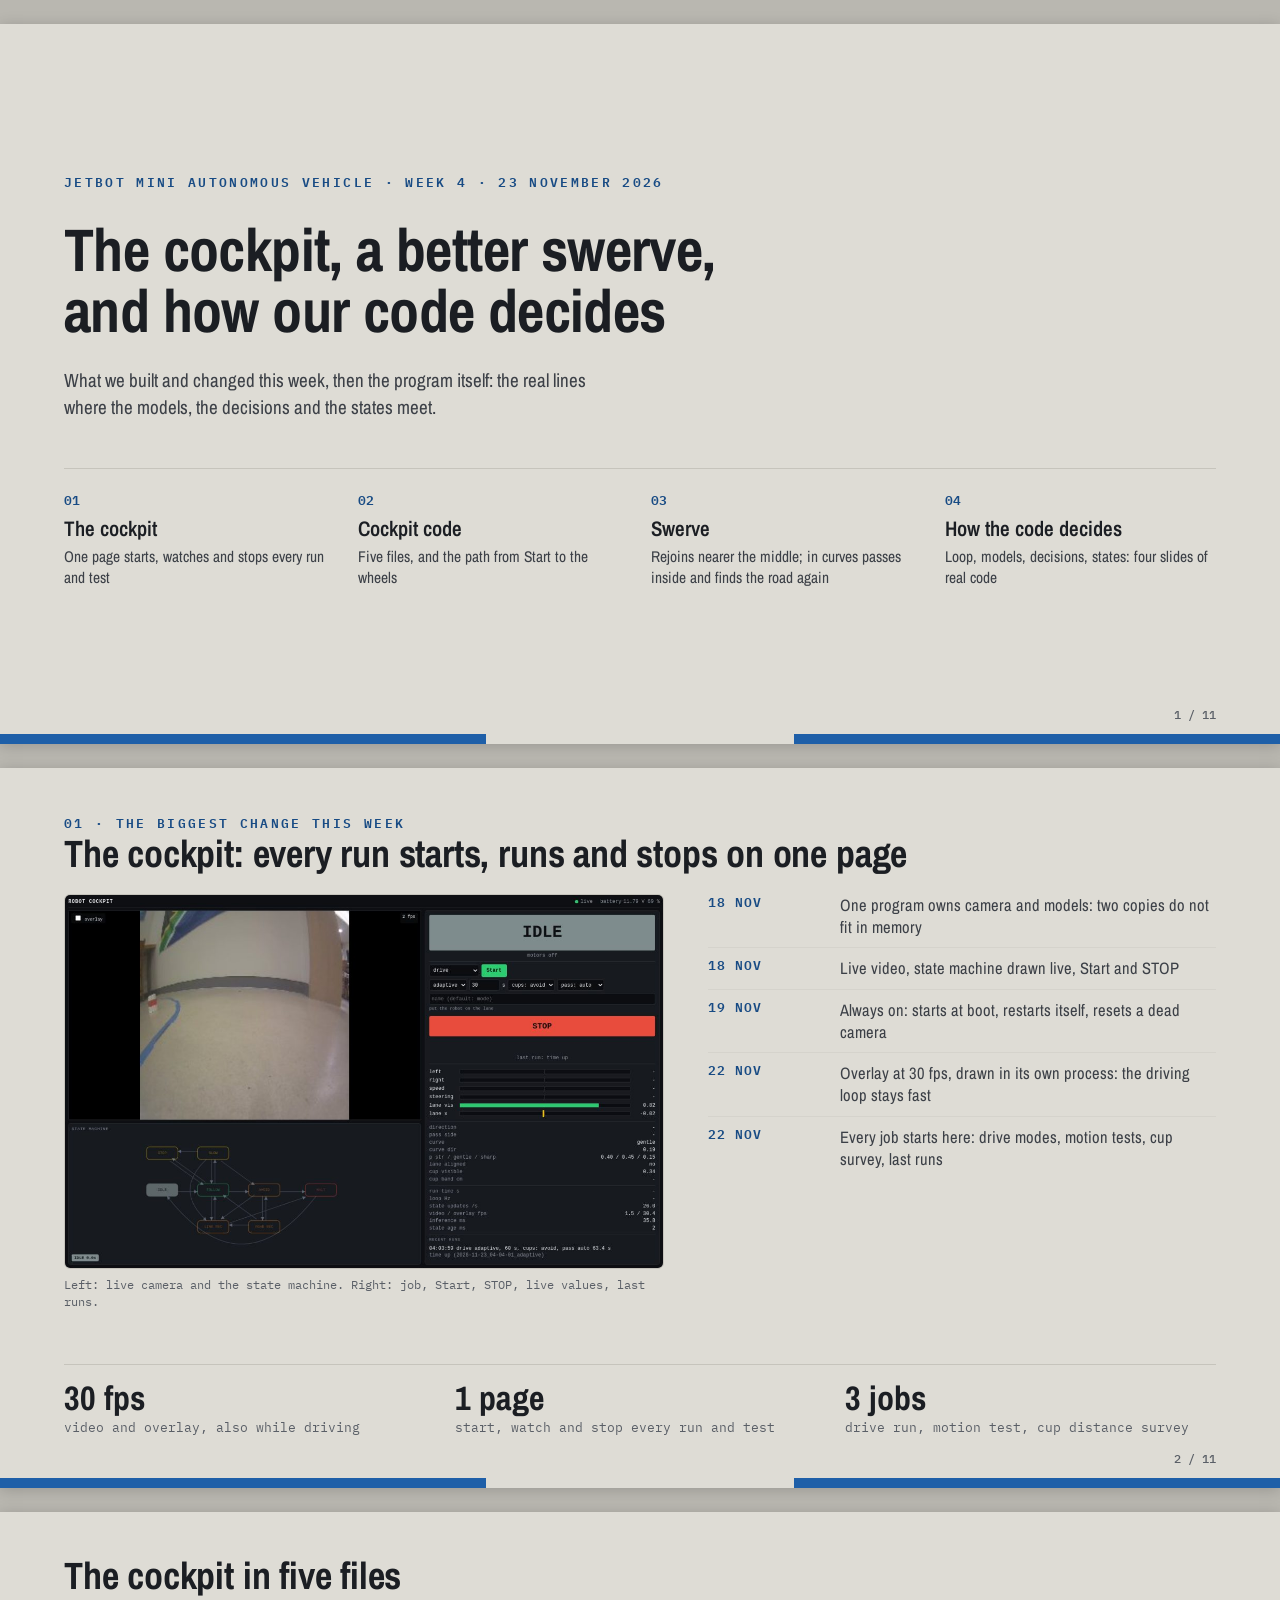
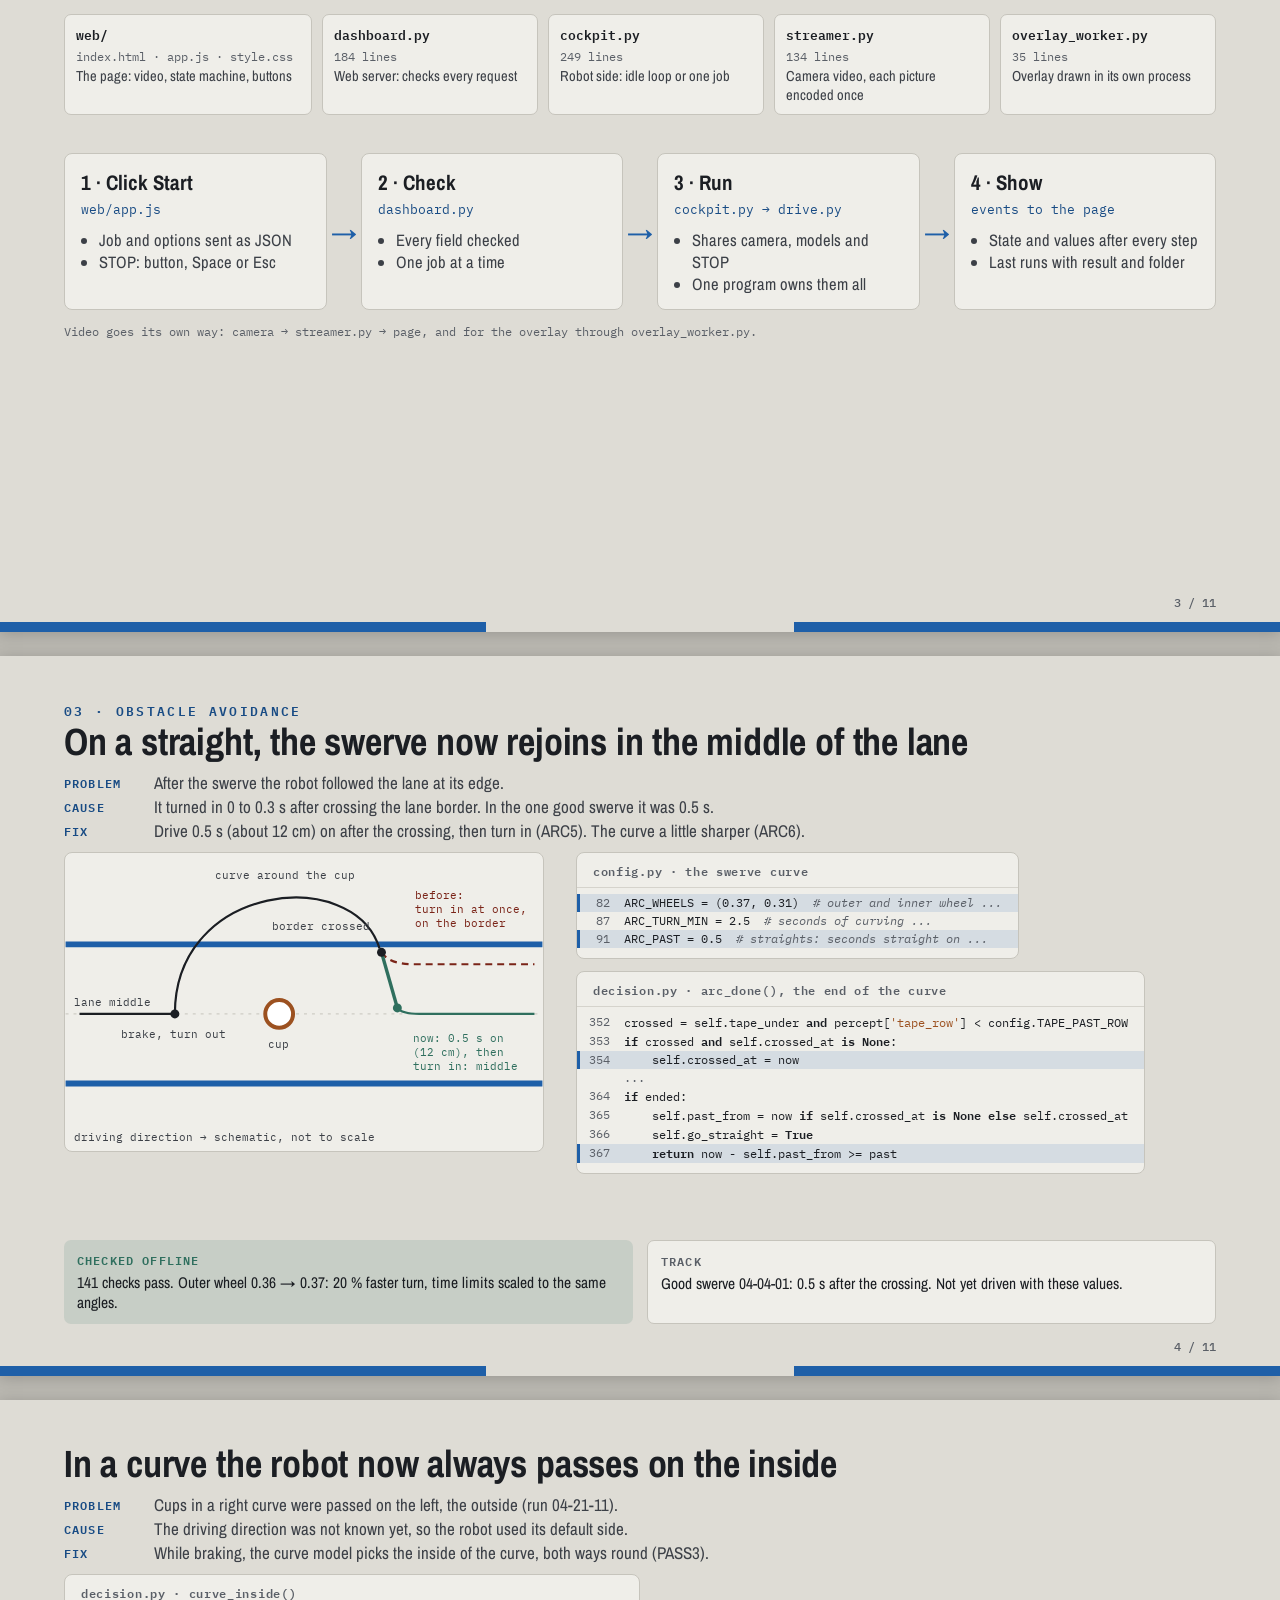
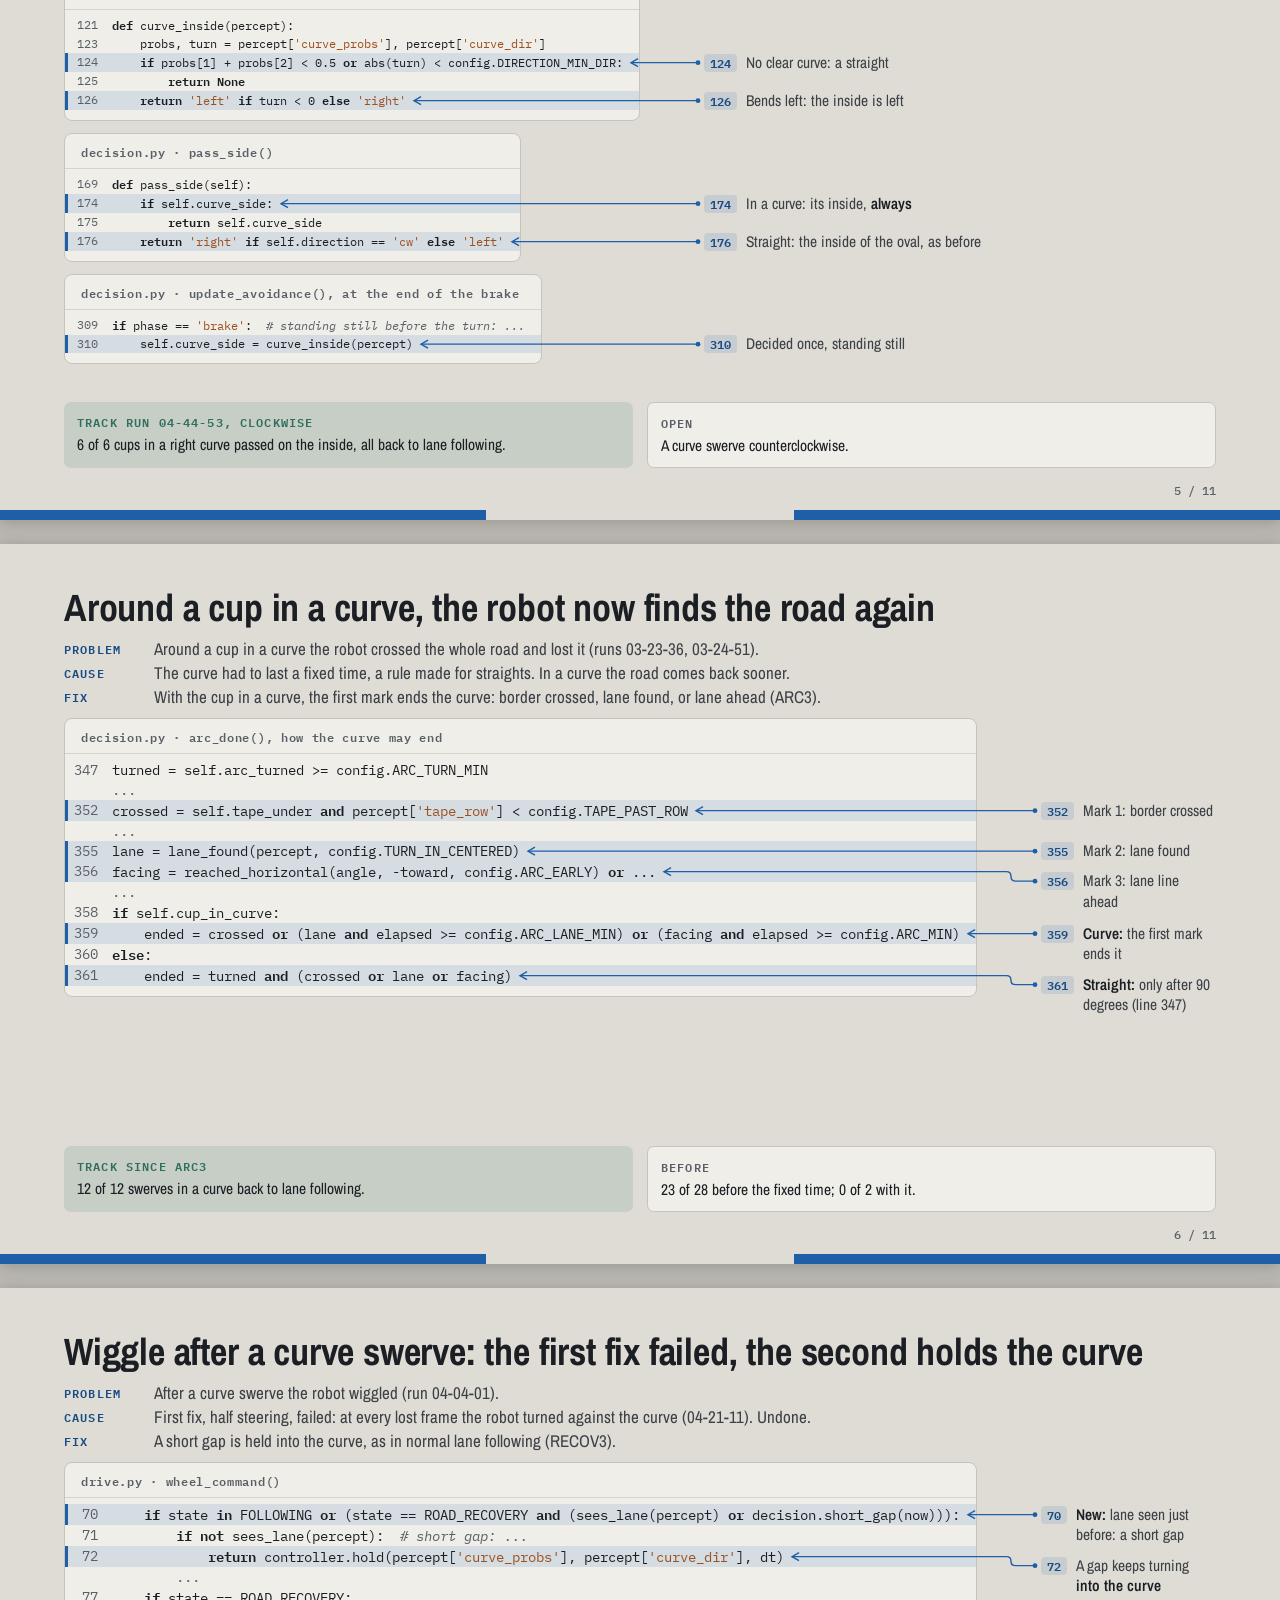
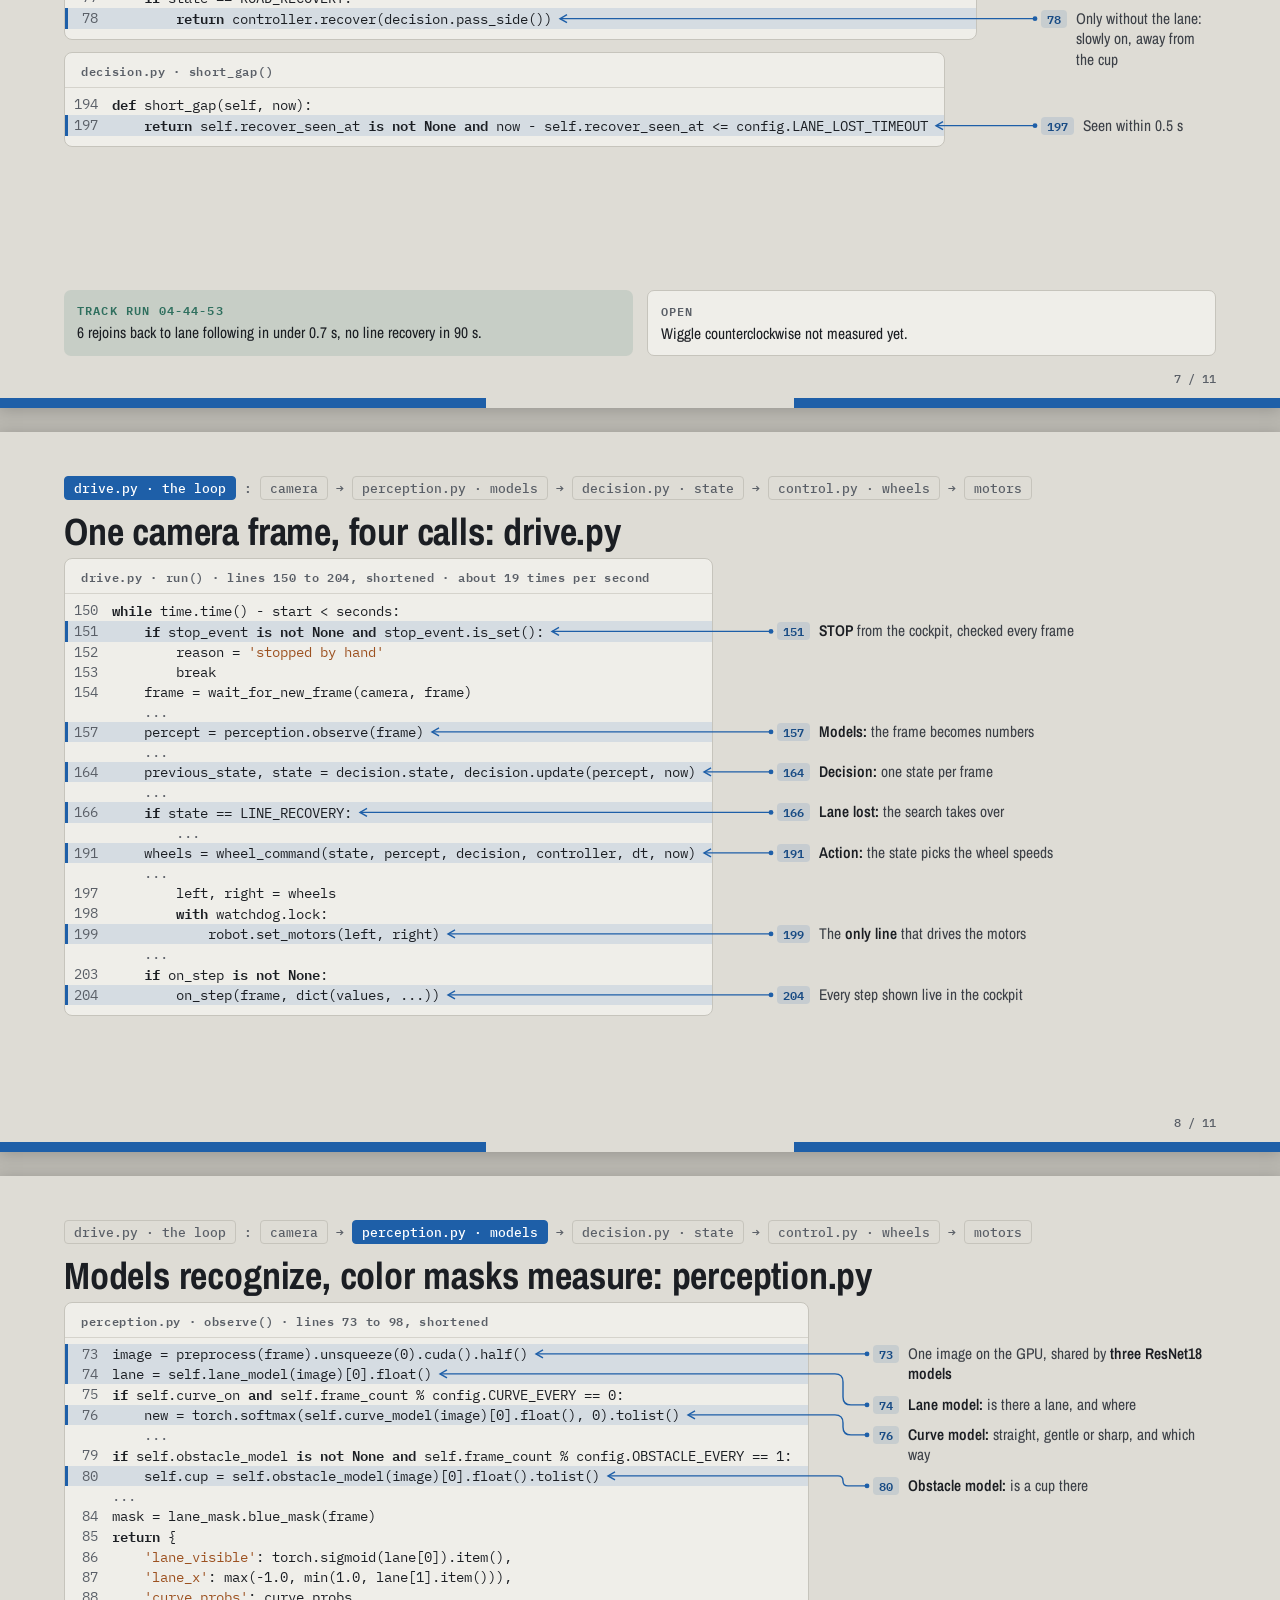
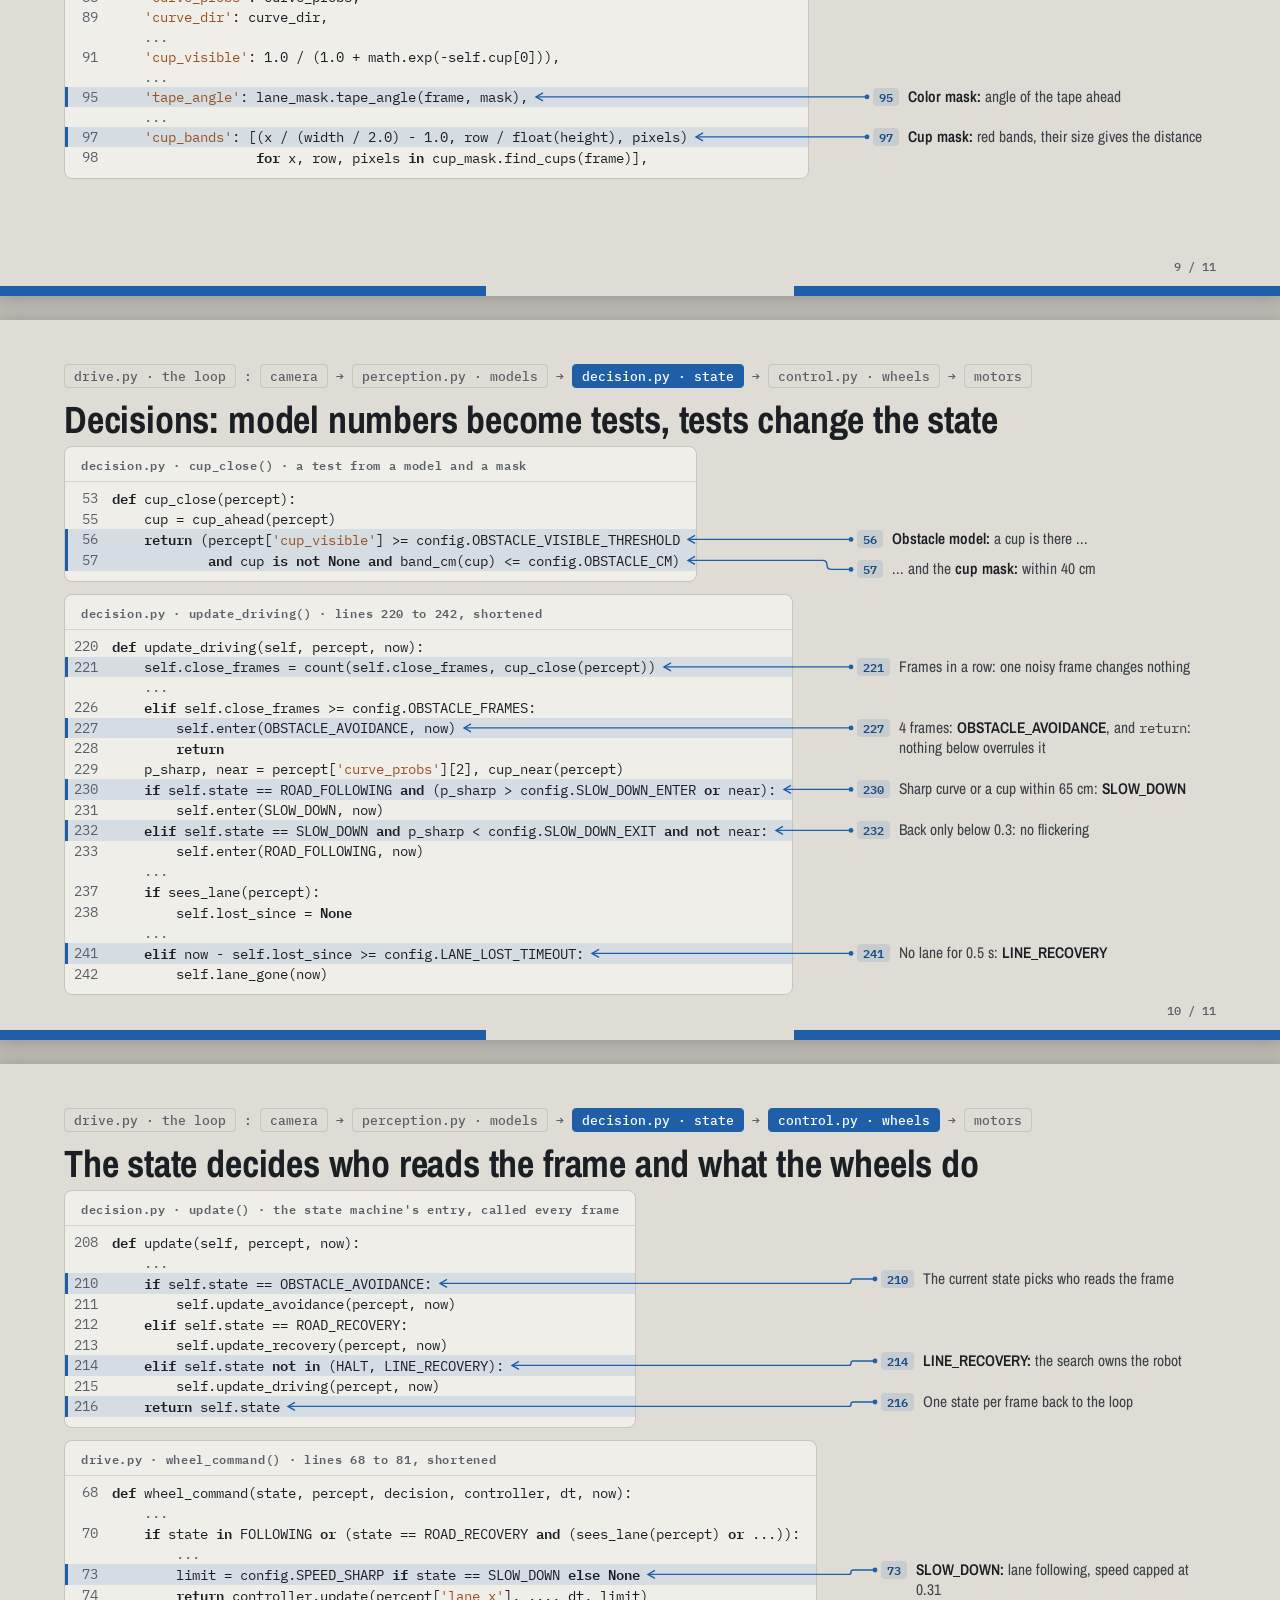
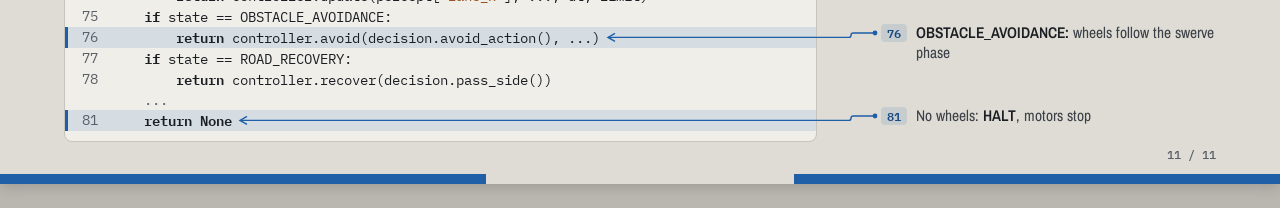
<file: presentation/week4.html>
<!doctype html>
<html lang="en">
<head>
<meta charset="utf-8">
<meta name="viewport" content="width=device-width, initial-scale=1">
<title>JetBot Week 4</title>
<link rel="preconnect" href="https://fonts.googleapis.com">
<link rel="preconnect" href="https://fonts.gstatic.com" crossorigin>
<link rel="stylesheet" href="https://fonts.googleapis.com/css2?family=Archivo+Narrow:wght@400;500;600;700&family=IBM+Plex+Mono:wght@400;600&display=swap">
<style>
/* Tape, locked in design/THEME.md (with the 2026-11-02 amendment). Built for the PDF: every slide is one
   1280 x 720 px page, sized in px so the robot's Chromium 87 prints it as it shows it. */
:root{
  --ground:#DEDCD5; --raise:#EFEEE9; --ink:#1B1E23; --muted:#3C4047; --faint:#5A5F67;
  --rule:#C6C4BC; --rule-soft:#D5D3CC;
  --accent:#1E5FA8; --accent-ink:#184B84; --accent-soft:rgba(30,95,168,.12);
  --alarm:#7A2418; --alarm-soft:rgba(122,36,24,.10); --ok:#2F6F5E; --ok-soft:rgba(47,111,94,.13);
  --cat1:#9C5120;
  --display:"Archivo Narrow","Arial Narrow",Helvetica,Arial,sans-serif;
  --mono:"IBM Plex Mono",ui-monospace,Consolas,monospace;
}
@page{size:1280px 720px; margin:0}
*{box-sizing:border-box}
html,body{margin:0; padding:0}
body{background:#B9B7B0; color:var(--ink); font-family:var(--display); -webkit-font-smoothing:antialiased;
  -webkit-print-color-adjust:exact; print-color-adjust:exact}

.slide{width:1280px; height:720px; margin:24px auto; position:relative; overflow:hidden; background:var(--ground);
  box-shadow:0 2px 14px rgba(0,0,0,.18); padding:44px 64px 52px; display:flex; flex-direction:column}
.slide::after{content:""; position:absolute; left:0; right:0; bottom:0; height:10px;
  background:linear-gradient(90deg,var(--accent) 0 38%,transparent 38% 62%,var(--accent) 62% 100%)}
@media print{
  body{background:var(--ground)}
  .slide{margin:0; box-shadow:none; break-after:page; page-break-after:always}
  .slide:last-child{break-after:auto; page-break-after:auto}
}

.pg{position:absolute; right:64px; bottom:22px; font:500 12px var(--mono); color:var(--faint)}
.eyebrow{font:600 13px var(--mono); letter-spacing:.18em; text-transform:uppercase; color:var(--accent-ink)}
h1{font-weight:700; font-size:60px; line-height:1.02; margin:0; letter-spacing:-.01em}
h2{font-weight:700; font-size:38px; line-height:1.05; margin:0 0 6px; letter-spacing:-.005em}
.lead{font-size:19px; line-height:1.4; color:var(--muted); margin:0; max-width:60ch}
.src{font:400 12px/1.4 var(--mono); color:var(--faint); margin:0}
b{font-weight:600; color:var(--ink)}
code{font-family:var(--mono); font-size:.88em}

/* the pipeline rail on the code slides: where this slide sits in one frame */
.rail{display:flex; align-items:center; gap:8px; font:500 12.5px var(--mono); color:var(--faint); margin-bottom:12px}
.rail span{padding:3px 9px; border-radius:4px; border:1px solid var(--rule)}
.rail span.on{background:var(--accent); border-color:var(--accent); color:#fff}
.rail i{font-style:normal}

/* ---------- cover ---------- */
.cover{justify-content:center; gap:26px}
.agenda{display:grid; grid-template-columns:repeat(4,1fr); gap:22px; margin-top:22px; border-top:1px solid var(--rule); padding-top:20px}
.agenda div{display:flex; flex-direction:column; gap:6px}
.agenda .n{font:600 13px var(--mono); color:var(--accent-ink)}
.agenda .t{font-size:21px; font-weight:600; line-height:1.15}
.agenda .d{font-size:15.5px; color:var(--muted); line-height:1.35}

/* ---------- cockpit ---------- */
.ck{display:grid; grid-template-columns:600px 1fr; gap:44px; margin-top:14px; flex:1; min-height:0}
.shot{display:flex; flex-direction:column; gap:8px}
.shot img{width:600px; height:375px; display:block; border-radius:6px; border:1px solid var(--rule)}
.tl{display:flex; flex-direction:column; gap:0; position:relative}
.tl .st{display:grid; grid-template-columns:118px 1fr; gap:14px; padding:9px 0; border-top:1px solid var(--rule-soft)}
.tl .st:first-child{border-top:0; padding-top:0}
.tl .k{font:600 12.5px/1.3 var(--mono); text-transform:uppercase; letter-spacing:.08em; color:var(--accent-ink)}
.tl .k small{display:block; font-weight:400; letter-spacing:0; text-transform:none; color:var(--faint); font-size:12px; margin-top:2px}
.tl .v{font-size:16.5px; line-height:1.35; color:var(--muted)}
.tl .v em{font:400 11.5px var(--mono); font-style:normal; color:var(--faint); white-space:nowrap}
.facts{display:grid; grid-template-columns:repeat(3,1fr); gap:20px; margin-top:auto; padding-top:16px; border-top:1px solid var(--rule)}
.fact .n{font-size:34px; font-weight:700; line-height:1}
.fact .l{font:400 12.5px/1.35 var(--mono); color:var(--faint); margin-top:4px}

/* ---------- code ---------- */
.code{background:var(--raise); border:1px solid var(--rule); border-radius:8px; padding:8px 0 10px;
  font:400 13.5px/20px var(--mono); color:var(--ink); align-self:start}
.code .cf{font:600 11.5px var(--mono); letter-spacing:.06em; color:var(--faint); padding:0 16px 6px; border-bottom:1px solid var(--rule-soft); margin-bottom:6px}
.code .r{display:flex; white-space:pre; padding-right:16px; border-left:3px solid transparent}
.code .ln{width:44px; flex:none; text-align:right; padding-right:14px; color:var(--faint); user-select:none}
.code .tx{flex:none}
.code .r.hl{background:var(--accent-soft); border-left-color:var(--accent)}
.code .r.el .tx{color:var(--faint)}
.code .r.add{background:var(--ok-soft)} .code .r.del{background:var(--alarm-soft)}
.code .r.dim .tx{opacity:.55}
.code .sg{width:16px; flex:none; font-weight:600}
.code .r.add .sg{color:var(--ok)} .code .r.del .sg{color:var(--alarm)}
.code .r.del .tx{text-decoration:line-through; text-decoration-color:rgba(122,36,24,.45)}
.tk-k{font-weight:600} .tk-c{color:var(--faint); font-style:italic} .tk-s{color:var(--cat1)}
.code.sm{font-size:12px; line-height:18px}

/* code with notes: the script places each note level with its line and draws the arrow */
.cw{position:relative; display:grid; grid-template-columns:auto 1fr; gap:64px; flex:1; min-height:0}
.codes{display:flex; flex-direction:column; gap:12px; min-width:0}
.notes{position:relative; min-width:0}
.note{position:absolute; left:0; right:0; display:grid; grid-template-columns:auto 1fr; gap:9px; align-items:start}
.note .nn{font:600 11.5px/18px var(--mono); color:var(--accent-ink); background:var(--accent-soft); border-radius:4px; padding:0 6px; margin-top:1px}
.note .nt{font-size:15.5px; line-height:1.32; color:var(--muted)}
svg.arrows{position:absolute; left:0; top:0; width:1280px; height:720px; pointer-events:none; overflow:visible}
svg.arrows path{fill:none; stroke:var(--accent); stroke-width:1.4}
svg.arrows circle{fill:var(--accent)}

/* the path of a start request */
.files{display:grid; grid-template-columns:1.15fr 1fr 1fr 1fr 1fr; gap:10px; margin:12px 0 16px}
.file{background:var(--raise); border:1px solid var(--rule); border-radius:7px; padding:9px 11px; display:flex; flex-direction:column; gap:3px}
.file .fn{font:600 13px var(--mono)}
.file .fl{font:400 11.5px var(--mono); color:var(--faint)}
.file .fd{font-size:14.5px; line-height:1.3; color:var(--muted)}
.path{display:flex; flex-direction:column; gap:0}
.hop{display:grid; grid-template-columns:96px 740px 1fr; gap:18px; align-items:center; padding:7px 0; position:relative}
.hop + .hop{border-top:1px dashed var(--rule)}
.hop .hn{font:600 12.5px var(--mono); color:var(--accent-ink); text-transform:uppercase; letter-spacing:.08em}
.hop .hn small{display:block; color:var(--faint); font-weight:400; letter-spacing:0; text-transform:none; font-size:11.5px; margin-top:2px}
.hop .code{align-self:center}
.hop .hw{font-size:15px; line-height:1.32; color:var(--muted)}

/* swerve */
.sw{display:grid; grid-template-columns:480px 1fr; gap:32px; margin-top:10px; flex:1; min-height:0}
.sketch{display:flex; flex-direction:column; gap:6px}
.sketch svg{width:480px; height:300px; display:block; background:var(--raise); border:1px solid var(--rule); border-radius:8px}
.sketch text{font-family:var(--mono); font-size:11.5px; fill:var(--muted)}
.result{display:grid; grid-template-columns:1fr 1fr; gap:14px; margin-top:auto}
.rbox{border-radius:7px; padding:10px 13px; display:flex; flex-direction:column; gap:3px}
.rbox .rl{font:600 11.5px var(--mono); letter-spacing:.1em; text-transform:uppercase}
.rbox .rt{font-size:15.5px; line-height:1.33; color:var(--ink)}
.r-ok{background:var(--ok-soft)} .r-ok .rl{color:var(--ok)}
.r-open{background:var(--raise); border:1px solid var(--rule)} .r-open .rl{color:var(--faint)}

/* problem, cause, fix: three short rows instead of a paragraph */
.pf{display:grid; grid-template-columns:78px 1fr; gap:2px 12px; margin:4px 0 0; font-size:17px; line-height:1.3; color:var(--muted)}
.pf dt{font:600 11.5px/22px var(--mono); text-transform:uppercase; letter-spacing:.1em; color:var(--accent-ink)}
.pf dd{margin:0}
/* the cockpit path, no code */
.flow{display:grid; grid-template-columns:1fr 34px 1fr 34px 1fr 34px 1fr; align-items:stretch; margin-top:22px}
.fb{background:var(--raise); border:1px solid var(--rule); border-radius:8px; padding:14px 16px; display:flex; flex-direction:column; gap:4px}
.fb .fn{font-size:21px; font-weight:700}
.fb .ff{font:400 12.5px var(--mono); color:var(--accent-ink)}
.fb ul{margin:8px 0 0; padding-left:18px; font-size:16.5px; line-height:1.35; color:var(--muted)}
.fa{display:flex; align-items:center; justify-content:center; font-size:26px; color:var(--accent)}
</style>
</head>
<body>

<!-- 1 cover -->
<section class="slide cover">
  <div class="eyebrow">JetBot mini autonomous vehicle · Week 4 · 23 November 2026</div>
  <h1>The cockpit, a better swerve,<br>and how our code decides</h1>
  <p class="lead">What we built and changed this week, then the program itself: the real lines where the
    models, the decisions and the states meet.</p>
  <div class="agenda">
    <div><span class="n">01</span><span class="t">The cockpit</span><span class="d">One page starts, watches and stops every run and test</span></div>
    <div><span class="n">02</span><span class="t">Cockpit code</span><span class="d">Five files, and the path from Start to the wheels</span></div>
    <div><span class="n">03</span><span class="t">Swerve</span><span class="d">Rejoins nearer the middle; in curves passes inside and finds the road again</span></div>
    <div><span class="n">04</span><span class="t">How the code decides</span><span class="d">Loop, models, decisions, states: four slides of real code</span></div>
  </div>
  <span class="pg">1 / 11</span>
</section>

<!-- 2 cockpit -->
<section class="slide">
  <div class="eyebrow">01 · The biggest change this week</div>
  <h2>The cockpit: every run starts, runs and stops on one page</h2>
  <div class="ck">
    <div class="shot">
      <img alt="The cockpit page: live camera, state machine, job controls, live values and the last runs" src="[data-uri]">
      <p class="src">Left: live camera and the state machine. Right: job, Start, STOP, live values, last runs.</p>
    </div>
    <div class="tl">
      <div class="st"><div class="k">18 Nov</div><div class="v">One program owns camera and models: two copies do not fit in memory</div></div>
      <div class="st"><div class="k">18 Nov</div><div class="v">Live video, state machine drawn live, Start and STOP</div></div>
      <div class="st"><div class="k">19 Nov</div><div class="v">Always on: starts at boot, restarts itself, resets a dead camera</div></div>
      <div class="st"><div class="k">22 Nov</div><div class="v">Overlay at 30 fps, drawn in its own process: the driving loop stays fast</div></div>
      <div class="st"><div class="k">22 Nov</div><div class="v">Every job starts here: drive modes, motion tests, cup survey, last runs</div></div>
    </div>
  </div>
  <div class="facts">
    <div class="fact"><div class="n">30 fps</div><div class="l">video and overlay, also while driving</div></div>
    <div class="fact"><div class="n">1 page</div><div class="l">start, watch and stop every run and test</div></div>
    <div class="fact"><div class="n">3 jobs</div><div class="l">drive run, motion test, cup distance survey</div></div>
  </div>
  <span class="pg">2 / 11</span>
</section>

<!-- 3 cockpit code -->
<section class="slide">
  <h2>The cockpit in five files</h2>
  <div class="files">
    <div class="file"><span class="fn">web/</span><span class="fl">index.html · app.js · style.css</span><span class="fd">The page: video, state machine, buttons</span></div>
    <div class="file"><span class="fn">dashboard.py</span><span class="fl">184 lines</span><span class="fd">Web server: checks every request</span></div>
    <div class="file"><span class="fn">cockpit.py</span><span class="fl">249 lines</span><span class="fd">Robot side: idle loop or one job</span></div>
    <div class="file"><span class="fn">streamer.py</span><span class="fl">134 lines</span><span class="fd">Camera video, each picture encoded once</span></div>
    <div class="file"><span class="fn">overlay_worker.py</span><span class="fl">35 lines</span><span class="fd">Overlay drawn in its own process</span></div>
  </div>
  <div class="flow">
    <div class="fb"><span class="fn">1 · Click Start</span><span class="ff">web/app.js</span><ul><li>Job and options sent as JSON</li><li>STOP: button, Space or Esc</li></ul></div>
    <div class="fa">→</div>
    <div class="fb"><span class="fn">2 · Check</span><span class="ff">dashboard.py</span><ul><li>Every field checked</li><li>One job at a time</li></ul></div>
    <div class="fa">→</div>
    <div class="fb"><span class="fn">3 · Run</span><span class="ff">cockpit.py → drive.py</span><ul><li>Shares camera, models and STOP</li><li>One program owns them all</li></ul></div>
    <div class="fa">→</div>
    <div class="fb"><span class="fn">4 · Show</span><span class="ff">events to the page</span><ul><li>State and values after every step</li><li>Last runs with result and folder</li></ul></div>
  </div>
  <p class="src" style="margin-top:14px">Video goes its own way: camera → streamer.py → page, and for the overlay through overlay_worker.py.</p>
  <span class="pg">3 / 11</span>
</section>

<!-- 4 swerve -->
<section class="slide">
  <div class="eyebrow">03 · Obstacle avoidance</div>
  <h2>On a straight, the swerve now rejoins in the middle of the lane</h2>
  <dl class="pf"><dt>Problem</dt><dd>After the swerve the robot followed the lane at its edge.</dd><dt>Cause</dt><dd>It turned in 0 to 0.3 s after crossing the lane border. In the one good swerve it was 0.5 s.</dd><dt>Fix</dt><dd>Drive 0.5 s (about 12 cm) on after the crossing, then turn in (ARC5). The curve a little sharper (ARC6).</dd></dl>
  <div class="sw">
    <div class="sketch">
      <svg viewBox="0 0 480 300" role="img" aria-label="Swerve path seen from above, before and after the change">
        <line x1="0" y1="92" x2="480" y2="92" stroke="#1E5FA8" stroke-width="6"/>
        <line x1="0" y1="232" x2="480" y2="232" stroke="#1E5FA8" stroke-width="6"/>
        <line x1="0" y1="162" x2="480" y2="162" stroke="#C6C4BC" stroke-width="1" stroke-dasharray="3 5"/>
        <text x="8" y="154">lane middle</text>
        <text x="8" y="290">driving direction →   schematic, not to scale</text>
        <circle cx="215" cy="162" r="14" fill="#FFFFFF" stroke="#9C5120" stroke-width="4"/>
        <text x="204" y="196">cup</text>
        <path d="M14,162 H110" stroke="#1B1E23" stroke-width="2.2" fill="none"/>
        <path d="M110,162 C110,30 290,12 316,96" stroke="#1B1E23" stroke-width="2.2" fill="none"/>
        <circle cx="110" cy="162" r="4.5" fill="#1B1E23"/>
        <text x="56" y="186">brake, turn out</text>
        <text x="150" y="26">curve around the cup</text>
        <text x="306" y="78" text-anchor="end">border crossed</text>
        <path d="M318,100 Q326,112 350,112 H472" stroke="#7A2418" stroke-width="2.2" stroke-dasharray="7 5" fill="none"/>
        <text x="352" y="46" style="fill:#7A2418">before:</text>
        <text x="352" y="60" style="fill:#7A2418">turn in at once,</text>
        <text x="352" y="74" style="fill:#7A2418">on the border</text>
        <path d="M318,100 L334,156" stroke="#2F6F5E" stroke-width="3.4" fill="none"/>
        <path d="M334,156 Q338,162 356,162 H472" stroke="#2F6F5E" stroke-width="2.2" fill="none"/>
        <circle cx="318" cy="100" r="4.5" fill="#1B1E23"/>
        <circle cx="334" cy="156" r="4.5" fill="#2F6F5E"/>
        <text x="350" y="190" style="fill:#2F6F5E">now: 0.5 s on</text>
        <text x="350" y="204" style="fill:#2F6F5E">(12 cm), then</text>
        <text x="350" y="218" style="fill:#2F6F5E">turn in: middle</text>
      </svg>
    </div>
    <div class="codes">
      <div class="code sm">
        <div class="cf">config.py · the swerve curve</div>
        <div class="r hl" data-k="a"><span class="ln">82</span><span class="tx">ARC_WHEELS = (0.37, 0.31)  # outer and inner wheel ...</span></div>
        <div class="r"><span class="ln">87</span><span class="tx">ARC_TURN_MIN = 2.5  # seconds of curving ...</span></div>
        <div class="r hl" data-k="b"><span class="ln">91</span><span class="tx">ARC_PAST = 0.5  # straights: seconds straight on ...</span></div>
      </div>
      <div class="code sm">
        <div class="cf">decision.py · arc_done(), the end of the curve</div>
        <div class="r"><span class="ln">352</span><span class="tx">crossed = self.tape_under and percept['tape_row'] &lt; config.TAPE_PAST_ROW</span></div>
        <div class="r"><span class="ln">353</span><span class="tx">if crossed and self.crossed_at is None:</span></div>
        <div class="r hl" data-k="c"><span class="ln">354</span><span class="tx">    self.crossed_at = now</span></div>
        <div class="r el"><span class="ln"></span><span class="tx">...</span></div>
        <div class="r"><span class="ln">364</span><span class="tx">if ended:</span></div>
        <div class="r"><span class="ln">365</span><span class="tx">    self.past_from = now if self.crossed_at is None else self.crossed_at</span></div>
        <div class="r"><span class="ln">366</span><span class="tx">    self.go_straight = True</span></div>
        <div class="r hl" data-k="d"><span class="ln">367</span><span class="tx">    return now - self.past_from &gt;= past</span></div>
      </div>
    </div>
  </div>
  <div class="result">
    <div class="rbox r-ok"><span class="rl">Checked offline</span><span class="rt">141 checks pass. Outer wheel 0.36 → 0.37: 20 % faster turn, time limits scaled to the same angles.</span></div>
    <div class="rbox r-open"><span class="rl">Track</span><span class="rt">Good swerve 04-04-01: 0.5 s after the crossing. Not yet driven with these values.</span></div>
  </div>
  <span class="pg">4 / 11</span>
</section>

<!-- 5 pass inside in curves -->
<section class="slide">
  <h2>In a curve the robot now always passes on the inside</h2>
  <dl class="pf"><dt>Problem</dt><dd>Cups in a right curve were passed on the left, the outside (run 04-21-11).</dd><dt>Cause</dt><dd>The driving direction was not known yet, so the robot used its default side.</dd><dt>Fix</dt><dd>While braking, the curve model picks the inside of the curve, both ways round (PASS3).</dd></dl>
  <div class="cw" style="margin-top:10px">
    <div class="codes">
      <div class="code sm">
        <div class="cf">decision.py · curve_inside()</div>
        <div class="r"><span class="ln">121</span><span class="tx">def curve_inside(percept):</span></div>
        <div class="r"><span class="ln">123</span><span class="tx">    probs, turn = percept['curve_probs'], percept['curve_dir']</span></div>
        <div class="r hl" data-k="a"><span class="ln">124</span><span class="tx">    if probs[1] + probs[2] &lt; 0.5 or abs(turn) &lt; config.DIRECTION_MIN_DIR:</span></div>
        <div class="r"><span class="ln">125</span><span class="tx">        return None</span></div>
        <div class="r hl" data-k="b"><span class="ln">126</span><span class="tx">    return 'left' if turn &lt; 0 else 'right'</span></div>
      </div>
      <div class="code sm">
        <div class="cf">decision.py · pass_side()</div>
        <div class="r"><span class="ln">169</span><span class="tx">def pass_side(self):</span></div>
        <div class="r hl" data-k="c"><span class="ln">174</span><span class="tx">    if self.curve_side:</span></div>
        <div class="r"><span class="ln">175</span><span class="tx">        return self.curve_side</span></div>
        <div class="r hl" data-k="d"><span class="ln">176</span><span class="tx">    return 'right' if self.direction == 'cw' else 'left'</span></div>
      </div>
      <div class="code sm">
        <div class="cf">decision.py · update_avoidance(), at the end of the brake</div>
        <div class="r"><span class="ln">309</span><span class="tx">if phase == 'brake':  # standing still before the turn: ...</span></div>
        <div class="r hl" data-k="e"><span class="ln">310</span><span class="tx">    self.curve_side = curve_inside(percept)</span></div>
      </div>
    </div>
    <div class="notes">
      <div class="note" data-k="a"><span class="nn">124</span><span class="nt">No clear curve: a straight</span></div>
      <div class="note" data-k="b"><span class="nn">126</span><span class="nt">Bends left: the inside is left</span></div>
      <div class="note" data-k="c"><span class="nn">174</span><span class="nt">In a curve: its inside, <b>always</b></span></div>
      <div class="note" data-k="d"><span class="nn">176</span><span class="nt">Straight: the inside of the oval, as before</span></div>
      <div class="note" data-k="e"><span class="nn">310</span><span class="nt">Decided once, standing still</span></div>
    </div>
  </div>
  <div class="result">
    <div class="rbox r-ok"><span class="rl">Track run 04-44-53, clockwise</span><span class="rt">6 of 6 cups in a right curve passed on the inside, all back to lane following.</span></div>
    <div class="rbox r-open"><span class="rl">Open</span><span class="rt">A curve swerve counterclockwise.</span></div>
  </div>
  <span class="pg">5 / 11</span>
</section>

<!-- 6 curve swerve finds the road -->
<section class="slide">
  <h2>Around a cup in a curve, the robot now finds the road again</h2>
  <dl class="pf"><dt>Problem</dt><dd>Around a cup in a curve the robot crossed the whole road and lost it (runs 03-23-36, 03-24-51).</dd><dt>Cause</dt><dd>The curve had to last a fixed time, a rule made for straights. In a curve the road comes back sooner.</dd><dt>Fix</dt><dd>With the cup in a curve, the first mark ends the curve: border crossed, lane found, or lane ahead (ARC3).</dd></dl>
  <div class="cw" style="margin-top:10px">
    <div class="codes">
      <div class="code">
        <div class="cf">decision.py · arc_done(), how the curve may end</div>
        <div class="r"><span class="ln">347</span><span class="tx">turned = self.arc_turned &gt;= config.ARC_TURN_MIN</span></div>
        <div class="r el"><span class="ln"></span><span class="tx">...</span></div>
        <div class="r hl" data-k="e"><span class="ln">352</span><span class="tx">crossed = self.tape_under and percept['tape_row'] &lt; config.TAPE_PAST_ROW</span></div>
        <div class="r el"><span class="ln"></span><span class="tx">...</span></div>
        <div class="r hl" data-k="f"><span class="ln">355</span><span class="tx">lane = lane_found(percept, config.TURN_IN_CENTERED)</span></div>
        <div class="r hl" data-k="g"><span class="ln">356</span><span class="tx">facing = reached_horizontal(angle, -toward, config.ARC_EARLY) or ...</span></div>
        <div class="r el"><span class="ln"></span><span class="tx">...</span></div>
        <div class="r"><span class="ln">358</span><span class="tx">if self.cup_in_curve:</span></div>
        <div class="r hl" data-k="c"><span class="ln">359</span><span class="tx">    ended = crossed or (lane and elapsed &gt;= config.ARC_LANE_MIN) or (facing and elapsed &gt;= config.ARC_MIN)</span></div>
        <div class="r"><span class="ln">360</span><span class="tx">else:</span></div>
        <div class="r hl" data-k="d"><span class="ln">361</span><span class="tx">    ended = turned and (crossed or lane or facing)</span></div>
      </div>
    </div>
    <div class="notes">
      <div class="note" data-k="e"><span class="nn">352</span><span class="nt">Mark 1: border crossed</span></div>
      <div class="note" data-k="f"><span class="nn">355</span><span class="nt">Mark 2: lane found</span></div>
      <div class="note" data-k="g"><span class="nn">356</span><span class="nt">Mark 3: lane line ahead</span></div>
      <div class="note" data-k="c"><span class="nn">359</span><span class="nt"><b>Curve:</b> the first mark ends it</span></div>
      <div class="note" data-k="d"><span class="nn">361</span><span class="nt"><b>Straight:</b> only after 90 degrees (line 347)</span></div>
    </div>
  </div>
  <div class="result">
    <div class="rbox r-ok"><span class="rl">Track since ARC3</span><span class="rt">12 of 12 swerves in a curve back to lane following.</span></div>
    <div class="rbox r-open"><span class="rl">Before</span><span class="rt">23 of 28 before the fixed time; 0 of 2 with it.</span></div>
  </div>
  <span class="pg">6 / 11</span>
</section>

<!-- 7 rejoin after the swerve -->
<section class="slide">
  <h2>Wiggle after a curve swerve: the first fix failed, the second holds the curve</h2>
  <dl class="pf"><dt>Problem</dt><dd>After a curve swerve the robot wiggled (run 04-04-01).</dd><dt>Cause</dt><dd>First fix, half steering, failed: at every lost frame the robot turned against the curve (04-21-11). Undone.</dd><dt>Fix</dt><dd>A short gap is held into the curve, as in normal lane following (RECOV3).</dd></dl>
  <div class="cw" style="margin-top:10px">
    <div class="codes">
      <div class="code">
        <div class="cf">drive.py · wheel_command()</div>
        <div class="r hl" data-k="a"><span class="ln">70</span><span class="tx">    if state in FOLLOWING or (state == ROAD_RECOVERY and (sees_lane(percept) or decision.short_gap(now))):</span></div>
        <div class="r"><span class="ln">71</span><span class="tx">        if not sees_lane(percept):  # short gap: ...</span></div>
        <div class="r hl" data-k="b"><span class="ln">72</span><span class="tx">            return controller.hold(percept['curve_probs'], percept['curve_dir'], dt)</span></div>
        <div class="r el"><span class="ln"></span><span class="tx">        ...</span></div>
        <div class="r"><span class="ln">77</span><span class="tx">    if state == ROAD_RECOVERY:</span></div>
        <div class="r hl" data-k="c"><span class="ln">78</span><span class="tx">        return controller.recover(decision.pass_side())</span></div>
      </div>
      <div class="code">
        <div class="cf">decision.py · short_gap()</div>
        <div class="r"><span class="ln">194</span><span class="tx">def short_gap(self, now):</span></div>
        <div class="r hl" data-k="d"><span class="ln">197</span><span class="tx">    return self.recover_seen_at is not None and now - self.recover_seen_at &lt;= config.LANE_LOST_TIMEOUT</span></div>
      </div>
    </div>
    <div class="notes">
      <div class="note" data-k="a"><span class="nn">70</span><span class="nt"><b>New:</b> lane seen just before: a short gap</span></div>
      <div class="note" data-k="b"><span class="nn">72</span><span class="nt">A gap keeps turning <b>into the curve</b></span></div>
      <div class="note" data-k="c"><span class="nn">78</span><span class="nt">Only without the lane: slowly on, away from the cup</span></div>
      <div class="note" data-k="d"><span class="nn">197</span><span class="nt">Seen within 0.5 s</span></div>
    </div>
  </div>
  <div class="result">
    <div class="rbox r-ok"><span class="rl">Track run 04-44-53</span><span class="rt">6 rejoins back to lane following in under 0.7 s, no line recovery in 90 s.</span></div>
    <div class="rbox r-open"><span class="rl">Open</span><span class="rt">Wiggle counterclockwise not measured yet.</span></div>
  </div>
  <span class="pg">7 / 11</span>
</section>

<!-- 8 the loop -->
<section class="slide">
  <div class="rail"><span class="on">drive.py · the loop</span><i>:</i><span>camera</span><i>→</i><span>perception.py · models</span><i>→</i><span>decision.py · state</span><i>→</i><span>control.py · wheels</span><i>→</i><span>motors</span></div>
  <h2>One camera frame, four calls: drive.py</h2>
  <div class="cw">
    <div class="codes">
      <div class="code">
        <div class="cf">drive.py · run() · lines 150 to 204, shortened · about 19 times per second</div>
        <div class="r"><span class="ln">150</span><span class="tx">while time.time() - start &lt; seconds:</span></div>
        <div class="r hl" data-k="a"><span class="ln">151</span><span class="tx">    if stop_event is not None and stop_event.is_set():</span></div>
        <div class="r"><span class="ln">152</span><span class="tx">        reason = 'stopped by hand'</span></div>
        <div class="r"><span class="ln">153</span><span class="tx">        break</span></div>
        <div class="r"><span class="ln">154</span><span class="tx">    frame = wait_for_new_frame(camera, frame)</span></div>
        <div class="r el"><span class="ln"></span><span class="tx">    ...</span></div>
        <div class="r hl" data-k="b"><span class="ln">157</span><span class="tx">    percept = perception.observe(frame)</span></div>
        <div class="r el"><span class="ln"></span><span class="tx">    ...</span></div>
        <div class="r hl" data-k="c"><span class="ln">164</span><span class="tx">    previous_state, state = decision.state, decision.update(percept, now)</span></div>
        <div class="r el"><span class="ln"></span><span class="tx">    ...</span></div>
        <div class="r hl" data-k="d"><span class="ln">166</span><span class="tx">    if state == LINE_RECOVERY:</span></div>
        <div class="r el"><span class="ln"></span><span class="tx">        ...</span></div>
        <div class="r hl" data-k="e"><span class="ln">191</span><span class="tx">    wheels = wheel_command(state, percept, decision, controller, dt, now)</span></div>
        <div class="r el"><span class="ln"></span><span class="tx">    ...</span></div>
        <div class="r"><span class="ln">197</span><span class="tx">        left, right = wheels</span></div>
        <div class="r"><span class="ln">198</span><span class="tx">        with watchdog.lock:</span></div>
        <div class="r hl" data-k="f"><span class="ln">199</span><span class="tx">            robot.set_motors(left, right)</span></div>
        <div class="r el"><span class="ln"></span><span class="tx">    ...</span></div>
        <div class="r"><span class="ln">203</span><span class="tx">    if on_step is not None:</span></div>
        <div class="r hl" data-k="g"><span class="ln">204</span><span class="tx">        on_step(frame, dict(values, ...))</span></div>
      </div>
    </div>
    <div class="notes">
      <div class="note" data-k="a"><span class="nn">151</span><span class="nt"><b>STOP</b> from the cockpit, checked every frame</span></div>
      <div class="note" data-k="b"><span class="nn">157</span><span class="nt"><b>Models:</b> the frame becomes numbers</span></div>
      <div class="note" data-k="c"><span class="nn">164</span><span class="nt"><b>Decision:</b> one state per frame</span></div>
      <div class="note" data-k="d"><span class="nn">166</span><span class="nt"><b>Lane lost:</b> the search takes over</span></div>
      <div class="note" data-k="e"><span class="nn">191</span><span class="nt"><b>Action:</b> the state picks the wheel speeds</span></div>
      <div class="note" data-k="f"><span class="nn">199</span><span class="nt">The <b>only line</b> that drives the motors</span></div>
      <div class="note" data-k="g"><span class="nn">204</span><span class="nt">Every step shown live in the cockpit</span></div>
    </div>
  </div>
  <span class="pg">8 / 11</span>
</section>

<!-- 9 models -->
<section class="slide">
  <div class="rail"><span>drive.py · the loop</span><i>:</i><span>camera</span><i>→</i><span class="on">perception.py · models</span><i>→</i><span>decision.py · state</span><i>→</i><span>control.py · wheels</span><i>→</i><span>motors</span></div>
  <h2>Models recognize, color masks measure: perception.py</h2>
  <div class="cw">
    <div class="codes">
      <div class="code">
        <div class="cf">perception.py · observe() · lines 73 to 98, shortened</div>
        <div class="r hl" data-k="a"><span class="ln">73</span><span class="tx">image = preprocess(frame).unsqueeze(0).cuda().half()</span></div>
        <div class="r hl" data-k="b"><span class="ln">74</span><span class="tx">lane = self.lane_model(image)[0].float()</span></div>
        <div class="r"><span class="ln">75</span><span class="tx">if self.curve_on and self.frame_count % config.CURVE_EVERY == 0:</span></div>
        <div class="r hl" data-k="c"><span class="ln">76</span><span class="tx">    new = torch.softmax(self.curve_model(image)[0].float(), 0).tolist()</span></div>
        <div class="r el"><span class="ln"></span><span class="tx">    ...</span></div>
        <div class="r"><span class="ln">79</span><span class="tx">if self.obstacle_model is not None and self.frame_count % config.OBSTACLE_EVERY == 1:</span></div>
        <div class="r hl" data-k="d"><span class="ln">80</span><span class="tx">    self.cup = self.obstacle_model(image)[0].float().tolist()</span></div>
        <div class="r el"><span class="ln"></span><span class="tx">...</span></div>
        <div class="r"><span class="ln">84</span><span class="tx">mask = lane_mask.blue_mask(frame)</span></div>
        <div class="r"><span class="ln">85</span><span class="tx">return {</span></div>
        <div class="r"><span class="ln">86</span><span class="tx">    'lane_visible': torch.sigmoid(lane[0]).item(),</span></div>
        <div class="r"><span class="ln">87</span><span class="tx">    'lane_x': max(-1.0, min(1.0, lane[1].item())),</span></div>
        <div class="r"><span class="ln">88</span><span class="tx">    'curve_probs': curve_probs,</span></div>
        <div class="r"><span class="ln">89</span><span class="tx">    'curve_dir': curve_dir,</span></div>
        <div class="r el"><span class="ln"></span><span class="tx">    ...</span></div>
        <div class="r"><span class="ln">91</span><span class="tx">    'cup_visible': 1.0 / (1.0 + math.exp(-self.cup[0])),</span></div>
        <div class="r el"><span class="ln"></span><span class="tx">    ...</span></div>
        <div class="r hl" data-k="e"><span class="ln">95</span><span class="tx">    'tape_angle': lane_mask.tape_angle(frame, mask),</span></div>
        <div class="r el"><span class="ln"></span><span class="tx">    ...</span></div>
        <div class="r hl" data-k="f"><span class="ln">97</span><span class="tx">    'cup_bands': [(x / (width / 2.0) - 1.0, row / float(height), pixels)</span></div>
        <div class="r"><span class="ln">98</span><span class="tx">                  for x, row, pixels in cup_mask.find_cups(frame)],</span></div>
      </div>
    </div>
    <div class="notes">
      <div class="note" data-k="a"><span class="nn">73</span><span class="nt">One image on the GPU, shared by <b>three ResNet18 models</b></span></div>
      <div class="note" data-k="b"><span class="nn">74</span><span class="nt"><b>Lane model:</b> is there a lane, and where</span></div>
      <div class="note" data-k="c"><span class="nn">76</span><span class="nt"><b>Curve model:</b> straight, gentle or sharp, and which way</span></div>
      <div class="note" data-k="d"><span class="nn">80</span><span class="nt"><b>Obstacle model:</b> is a cup there</span></div>
      <div class="note" data-k="e"><span class="nn">95</span><span class="nt"><b>Color mask:</b> angle of the tape ahead</span></div>
      <div class="note" data-k="f"><span class="nn">97</span><span class="nt"><b>Cup mask:</b> red bands, their size gives the distance</span></div>
    </div>
  </div>
  <span class="pg">9 / 11</span>
</section>

<!-- 10 decisions -->
<section class="slide">
  <div class="rail"><span>drive.py · the loop</span><i>:</i><span>camera</span><i>→</i><span>perception.py · models</span><i>→</i><span class="on">decision.py · state</span><i>→</i><span>control.py · wheels</span><i>→</i><span>motors</span></div>
  <h2>Decisions: model numbers become tests, tests change the state</h2>
  <div class="cw">
    <div class="codes">
      <div class="code">
        <div class="cf">decision.py · cup_close() · a test from a model and a mask</div>
        <div class="r"><span class="ln">53</span><span class="tx">def cup_close(percept):</span></div>
        <div class="r"><span class="ln">55</span><span class="tx">    cup = cup_ahead(percept)</span></div>
        <div class="r hl" data-k="a"><span class="ln">56</span><span class="tx">    return (percept['cup_visible'] &gt;= config.OBSTACLE_VISIBLE_THRESHOLD</span></div>
        <div class="r hl" data-k="b"><span class="ln">57</span><span class="tx">            and cup is not None and band_cm(cup) &lt;= config.OBSTACLE_CM)</span></div>
      </div>
      <div class="code">
        <div class="cf">decision.py · update_driving() · lines 220 to 242, shortened</div>
        <div class="r"><span class="ln">220</span><span class="tx">def update_driving(self, percept, now):</span></div>
        <div class="r hl" data-k="c"><span class="ln">221</span><span class="tx">    self.close_frames = count(self.close_frames, cup_close(percept))</span></div>
        <div class="r el"><span class="ln"></span><span class="tx">    ...</span></div>
        <div class="r"><span class="ln">226</span><span class="tx">    elif self.close_frames &gt;= config.OBSTACLE_FRAMES:</span></div>
        <div class="r hl" data-k="d"><span class="ln">227</span><span class="tx">        self.enter(OBSTACLE_AVOIDANCE, now)</span></div>
        <div class="r"><span class="ln">228</span><span class="tx">        return</span></div>
        <div class="r"><span class="ln">229</span><span class="tx">    p_sharp, near = percept['curve_probs'][2], cup_near(percept)</span></div>
        <div class="r hl" data-k="f"><span class="ln">230</span><span class="tx">    if self.state == ROAD_FOLLOWING and (p_sharp &gt; config.SLOW_DOWN_ENTER or near):</span></div>
        <div class="r"><span class="ln">231</span><span class="tx">        self.enter(SLOW_DOWN, now)</span></div>
        <div class="r hl" data-k="g"><span class="ln">232</span><span class="tx">    elif self.state == SLOW_DOWN and p_sharp &lt; config.SLOW_DOWN_EXIT and not near:</span></div>
        <div class="r"><span class="ln">233</span><span class="tx">        self.enter(ROAD_FOLLOWING, now)</span></div>
        <div class="r el"><span class="ln"></span><span class="tx">    ...</span></div>
        <div class="r"><span class="ln">237</span><span class="tx">    if sees_lane(percept):</span></div>
        <div class="r"><span class="ln">238</span><span class="tx">        self.lost_since = None</span></div>
        <div class="r el"><span class="ln"></span><span class="tx">    ...</span></div>
        <div class="r hl" data-k="h"><span class="ln">241</span><span class="tx">    elif now - self.lost_since &gt;= config.LANE_LOST_TIMEOUT:</span></div>
        <div class="r"><span class="ln">242</span><span class="tx">        self.lane_gone(now)</span></div>
      </div>
    </div>
    <div class="notes">
      <div class="note" data-k="a"><span class="nn">56</span><span class="nt"><b>Obstacle model:</b> a cup is there ...</span></div>
      <div class="note" data-k="b"><span class="nn">57</span><span class="nt">... and the <b>cup mask:</b> within 40 cm</span></div>
      <div class="note" data-k="c"><span class="nn">221</span><span class="nt">Frames in a row: one noisy frame changes nothing</span></div>
      <div class="note" data-k="d"><span class="nn">227</span><span class="nt">4 frames: <b>OBSTACLE_AVOIDANCE</b>, and <code>return</code>: nothing below overrules it</span></div>
      <div class="note" data-k="f"><span class="nn">230</span><span class="nt">Sharp curve or a cup within 65 cm: <b>SLOW_DOWN</b></span></div>
      <div class="note" data-k="g"><span class="nn">232</span><span class="nt">Back only below 0.3: no flickering</span></div>
      <div class="note" data-k="h"><span class="nn">241</span><span class="nt">No lane for 0.5 s: <b>LINE_RECOVERY</b></span></div>
    </div>
  </div>
  <span class="pg">10 / 11</span>
</section>

<!-- 11 states act -->
<section class="slide">
  <div class="rail"><span>drive.py · the loop</span><i>:</i><span>camera</span><i>→</i><span>perception.py · models</span><i>→</i><span class="on">decision.py · state</span><i>→</i><span class="on">control.py · wheels</span><i>→</i><span>motors</span></div>
  <h2>The state decides who reads the frame and what the wheels do</h2>
  <div class="cw">
    <div class="codes">
      <div class="code">
        <div class="cf">decision.py · update() · the state machine's entry, called every frame</div>
        <div class="r"><span class="ln">208</span><span class="tx">def update(self, percept, now):</span></div>
        <div class="r el"><span class="ln"></span><span class="tx">    ...</span></div>
        <div class="r hl" data-k="a"><span class="ln">210</span><span class="tx">    if self.state == OBSTACLE_AVOIDANCE:</span></div>
        <div class="r"><span class="ln">211</span><span class="tx">        self.update_avoidance(percept, now)</span></div>
        <div class="r"><span class="ln">212</span><span class="tx">    elif self.state == ROAD_RECOVERY:</span></div>
        <div class="r"><span class="ln">213</span><span class="tx">        self.update_recovery(percept, now)</span></div>
        <div class="r hl" data-k="b"><span class="ln">214</span><span class="tx">    elif self.state not in (HALT, LINE_RECOVERY):</span></div>
        <div class="r"><span class="ln">215</span><span class="tx">        self.update_driving(percept, now)</span></div>
        <div class="r hl" data-k="c"><span class="ln">216</span><span class="tx">    return self.state</span></div>
      </div>
      <div class="code">
        <div class="cf">drive.py · wheel_command() · lines 68 to 81, shortened</div>
        <div class="r"><span class="ln">68</span><span class="tx">def wheel_command(state, percept, decision, controller, dt, now):</span></div>
        <div class="r el"><span class="ln"></span><span class="tx">    ...</span></div>
        <div class="r"><span class="ln">70</span><span class="tx">    if state in FOLLOWING or (state == ROAD_RECOVERY and (sees_lane(percept) or ...)):</span></div>
        <div class="r el"><span class="ln"></span><span class="tx">        ...</span></div>
        <div class="r hl" data-k="d"><span class="ln">73</span><span class="tx">        limit = config.SPEED_SHARP if state == SLOW_DOWN else None</span></div>
        <div class="r"><span class="ln">74</span><span class="tx">        return controller.update(percept['lane_x'], ..., dt, limit)</span></div>
        <div class="r"><span class="ln">75</span><span class="tx">    if state == OBSTACLE_AVOIDANCE:</span></div>
        <div class="r hl" data-k="e"><span class="ln">76</span><span class="tx">        return controller.avoid(decision.avoid_action(), ...)</span></div>
        <div class="r"><span class="ln">77</span><span class="tx">    if state == ROAD_RECOVERY:</span></div>
        <div class="r"><span class="ln">78</span><span class="tx">        return controller.recover(decision.pass_side())</span></div>
        <div class="r el"><span class="ln"></span><span class="tx">    ...</span></div>
        <div class="r hl" data-k="f"><span class="ln">81</span><span class="tx">    return None</span></div>
      </div>
    </div>
    <div class="notes">
      <div class="note" data-k="a"><span class="nn">210</span><span class="nt">The current state picks who reads the frame</span></div>
      <div class="note" data-k="b"><span class="nn">214</span><span class="nt"><b>LINE_RECOVERY:</b> the search owns the robot</span></div>
      <div class="note" data-k="c"><span class="nn">216</span><span class="nt">One state per frame back to the loop</span></div>
      <div class="note" data-k="d"><span class="nn">73</span><span class="nt"><b>SLOW_DOWN:</b> lane following, speed capped at 0.31</span></div>
      <div class="note" data-k="e"><span class="nn">76</span><span class="nt"><b>OBSTACLE_AVOIDANCE:</b> wheels follow the swerve phase</span></div>
      <div class="note" data-k="f"><span class="nn">81</span><span class="nt">No wheels: <b>HALT</b>, motors stop</span></div>
    </div>
  </div>
  <span class="pg">11 / 11</span>
</section>

<script>
// Light syntax colouring: keywords, strings, comments. Monospace keeps every width, so the arrows stay true.
(function () {
  var KEY = /('[^']*'|"[^"]*")|(#.*$)|\b(def|class|return|if|elif|else|while|for|in|not|and|or|is|None|True|False|with|lambda)\b/g;
  function esc(s) { return s.replace(/&/g, '&amp;').replace(/</g, '&lt;').replace(/>/g, '&gt;'); }
  document.querySelectorAll('.code .tx').forEach(function (el) {
    var text = el.textContent, out = '', last = 0, m;
    if (el.parentNode.classList.contains('el')) return;  // elided lines stay plain
    KEY.lastIndex = 0;
    while ((m = KEY.exec(text))) {
      out += esc(text.slice(last, m.index));
      var cls = m[1] ? 'tk-s' : m[2] ? 'tk-c' : 'tk-k';
      out += '<span class="' + cls + '">' + esc(m[0]) + '</span>';
      last = m.index + m[0].length;
    }
    el.innerHTML = out + esc(text.slice(last));
  });
})();

// Each note sits level with its line (pushed down only when two would overlap), and an arrow runs from the note
// to the end of that line's code.
function placeNotes() {
  document.querySelectorAll('.cw').forEach(function (cw) {
    var slide = cw.closest('.slide'), s = slide.getBoundingClientRect();
    var notesBox = cw.querySelector('.notes'), nb = notesBox.getBoundingClientRect();
    var notes = Array.prototype.slice.call(notesBox.querySelectorAll('.note'));
    var GAP = 10, prev = -1e9, rows = [];
    notes.forEach(function (note) {
      var row = cw.querySelector('.r[data-k="' + note.dataset.k + '"]').getBoundingClientRect();
      var mid = row.top + row.height / 2 - nb.top;
      var top = Math.max(mid - 10, prev + GAP);  // the chip's middle level with the line
      note.style.top = top + 'px';
      prev = top + note.offsetHeight;
      rows.push(mid);
    });
    var over = prev - (s.bottom - 58 - nb.top);  // keep clear of the tape at the foot
    if (over > 0) {  // shift up from the bottom, never above the box
      var limit = 1e9;
      for (var i = notes.length - 1; i >= 0; i--) {
        var t = Math.min(parseFloat(notes[i].style.top) - over, limit - GAP - notes[i].offsetHeight);
        notes[i].style.top = Math.max(0, t) + 'px';
        limit = parseFloat(notes[i].style.top);
      }
    }
    var NS = 'http://www.w3.org/2000/svg';
    var svg = document.createElementNS(NS, 'svg');
    svg.setAttribute('class', 'arrows');
    var gx = nb.left - s.left - 30;  // the bend sits in the gap between code and notes
    notes.forEach(function (note, i) {
      var r = cw.querySelector('.r[data-k="' + note.dataset.k + '"]');
      var tx = r.querySelector('.tx').getBoundingClientRect(), rb = r.getBoundingClientRect();
      var n = note.querySelector('.nn').getBoundingClientRect();
      var nx = n.left - s.left - 6, ny = n.top + n.height / 2 - s.top;
      var ex = tx.right - s.left + 8, ly = rb.top + rb.height / 2 - s.top;
      var dy = ly - ny, d;
      if (Math.abs(dy) < 1.5) {
        d = 'M' + nx + ',' + ny + ' H' + ex;
      } else {
        var k = Math.min(8, Math.abs(dy) / 2), sg = dy > 0 ? 1 : -1;
        d = 'M' + nx + ',' + ny + ' H' + (gx + k) + ' Q' + gx + ',' + ny + ' ' + gx + ',' + (ny + sg * k) +
            ' V' + (ly - sg * k) + ' Q' + gx + ',' + ly + ' ' + (gx - k) + ',' + ly + ' H' + ex;
      }
      var p = document.createElementNS(NS, 'path');
      p.setAttribute('d', d);
      svg.appendChild(p);
      var head = document.createElementNS(NS, 'path');  // arrowhead pointing at the code
      head.setAttribute('d', 'M' + (ex + 7) + ',' + (ly - 4) + ' L' + ex + ',' + ly + ' L' + (ex + 7) + ',' + (ly + 4));
      svg.appendChild(head);
      var dot = document.createElementNS(NS, 'circle');
      dot.setAttribute('cx', nx); dot.setAttribute('cy', ny); dot.setAttribute('r', 2.4);
      svg.appendChild(dot);
    });
    slide.appendChild(svg);
  });
}
(document.fonts && document.fonts.ready ? document.fonts.ready : Promise.resolve()).then(placeNotes);
</script>
</body>
</html>
</file>
